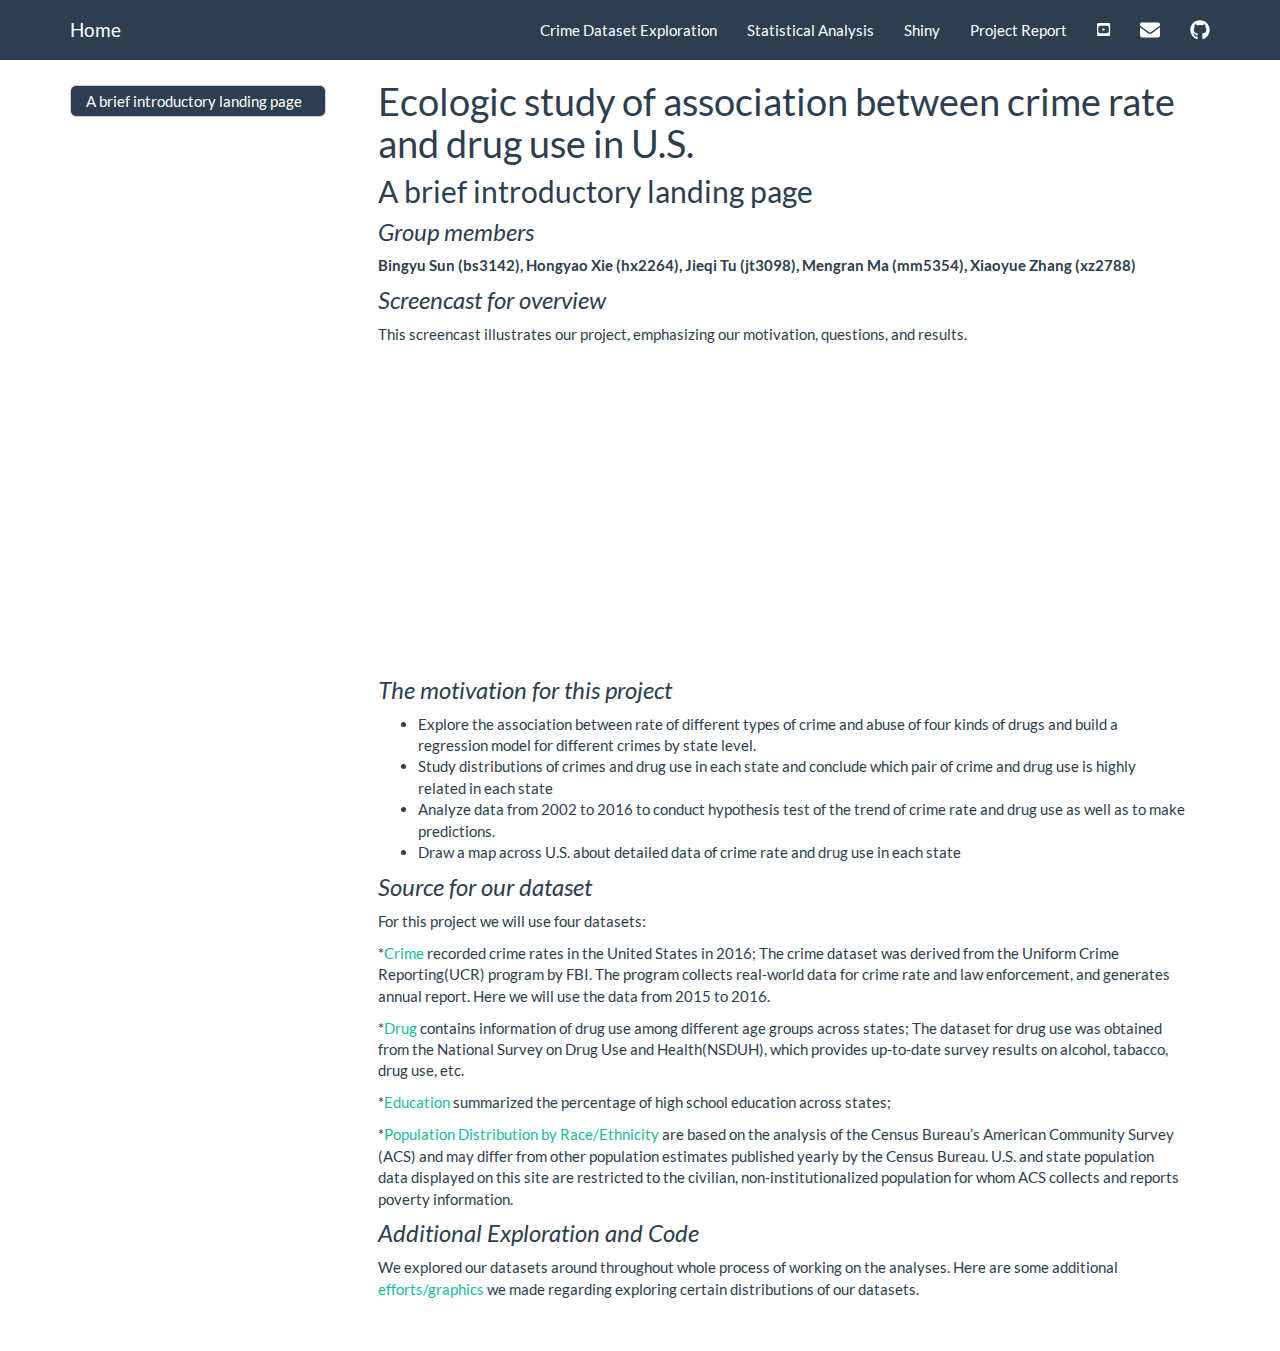
<file: index.html>
<!DOCTYPE html>

<html xmlns="http://www.w3.org/1999/xhtml">

<head>

<meta charset="utf-8" />
<meta http-equiv="Content-Type" content="text/html; charset=utf-8" />
<meta name="generator" content="pandoc" />




<title>Ecologic study of association between crime rate and drug use in U.S.</title>

<script src="site_libs/jquery-1.11.3/jquery.min.js"></script>
<meta name="viewport" content="width=device-width, initial-scale=1" />
<link href="site_libs/bootstrap-3.3.5/css/flatly.min.css" rel="stylesheet" />
<script src="site_libs/bootstrap-3.3.5/js/bootstrap.min.js"></script>
<script src="site_libs/bootstrap-3.3.5/shim/html5shiv.min.js"></script>
<script src="site_libs/bootstrap-3.3.5/shim/respond.min.js"></script>
<script src="site_libs/jqueryui-1.11.4/jquery-ui.min.js"></script>
<link href="site_libs/tocify-1.9.1/jquery.tocify.css" rel="stylesheet" />
<script src="site_libs/tocify-1.9.1/jquery.tocify.js"></script>
<script src="site_libs/navigation-1.1/tabsets.js"></script>
<link href="site_libs/highlightjs-9.12.0/default.css" rel="stylesheet" />
<script src="site_libs/highlightjs-9.12.0/highlight.js"></script>
<link href="site_libs/font-awesome-5.0.13/css/fa-svg-with-js.css" rel="stylesheet" />
<script src="site_libs/font-awesome-5.0.13/js/fontawesome-all.min.js"></script>
<script src="site_libs/font-awesome-5.0.13/js/fa-v4-shims.min.js"></script>

<style type="text/css">code{white-space: pre;}</style>
<style type="text/css">
  pre:not([class]) {
    background-color: white;
  }
</style>
<script type="text/javascript">
if (window.hljs) {
  hljs.configure({languages: []});
  hljs.initHighlightingOnLoad();
  if (document.readyState && document.readyState === "complete") {
    window.setTimeout(function() { hljs.initHighlighting(); }, 0);
  }
}
</script>



<style type="text/css">
h1 {
  font-size: 34px;
}
h1.title {
  font-size: 38px;
}
h2 {
  font-size: 30px;
}
h3 {
  font-size: 24px;
}
h4 {
  font-size: 18px;
}
h5 {
  font-size: 16px;
}
h6 {
  font-size: 12px;
}
.table th:not([align]) {
  text-align: left;
}
</style>


</head>

<body>

<style type = "text/css">
.main-container {
  max-width: 940px;
  margin-left: auto;
  margin-right: auto;
}
code {
  color: inherit;
  background-color: rgba(0, 0, 0, 0.04);
}
img {
  max-width:100%;
  height: auto;
}
.tabbed-pane {
  padding-top: 12px;
}
.html-widget {
  margin-bottom: 20px;
}
button.code-folding-btn:focus {
  outline: none;
}
</style>


<style type="text/css">
/* padding for bootstrap navbar */
body {
  padding-top: 60px;
  padding-bottom: 40px;
}
/* offset scroll position for anchor links (for fixed navbar)  */
.section h1 {
  padding-top: 65px;
  margin-top: -65px;
}

.section h2 {
  padding-top: 65px;
  margin-top: -65px;
}
.section h3 {
  padding-top: 65px;
  margin-top: -65px;
}
.section h4 {
  padding-top: 65px;
  margin-top: -65px;
}
.section h5 {
  padding-top: 65px;
  margin-top: -65px;
}
.section h6 {
  padding-top: 65px;
  margin-top: -65px;
}
</style>

<script>
// manage active state of menu based on current page
$(document).ready(function () {
  // active menu anchor
  href = window.location.pathname
  href = href.substr(href.lastIndexOf('/') + 1)
  if (href === "")
    href = "index.html";
  var menuAnchor = $('a[href="' + href + '"]');

  // mark it active
  menuAnchor.parent().addClass('active');

  // if it's got a parent navbar menu mark it active as well
  menuAnchor.closest('li.dropdown').addClass('active');
});
</script>


<div class="container-fluid main-container">

<!-- tabsets -->
<script>
$(document).ready(function () {
  window.buildTabsets("TOC");
});
</script>

<!-- code folding -->




<script>
$(document).ready(function ()  {

    // move toc-ignore selectors from section div to header
    $('div.section.toc-ignore')
        .removeClass('toc-ignore')
        .children('h1,h2,h3,h4,h5').addClass('toc-ignore');

    // establish options
    var options = {
      selectors: "h1,h2,h3",
      theme: "bootstrap3",
      context: '.toc-content',
      hashGenerator: function (text) {
        return text.replace(/[.\\/?&!#<>]/g, '').replace(/\s/g, '_').toLowerCase();
      },
      ignoreSelector: ".toc-ignore",
      scrollTo: 0
    };
    options.showAndHide = true;
    options.smoothScroll = true;

    // tocify
    var toc = $("#TOC").tocify(options).data("toc-tocify");
});
</script>

<style type="text/css">

#TOC {
  margin: 25px 0px 20px 0px;
}
@media (max-width: 768px) {
#TOC {
  position: relative;
  width: 100%;
}
}


.toc-content {
  padding-left: 30px;
  padding-right: 40px;
}

div.main-container {
  max-width: 1200px;
}

div.tocify {
  width: 20%;
  max-width: 260px;
  max-height: 85%;
}

@media (min-width: 768px) and (max-width: 991px) {
  div.tocify {
    width: 25%;
  }
}

@media (max-width: 767px) {
  div.tocify {
    width: 100%;
    max-width: none;
  }
}

.tocify ul, .tocify li {
  line-height: 20px;
}

.tocify-subheader .tocify-item {
  font-size: 0.90em;
  padding-left: 25px;
  text-indent: 0;
}

.tocify .list-group-item {
  border-radius: 0px;
}


</style>

<!-- setup 3col/9col grid for toc_float and main content  -->
<div class="row-fluid">
<div class="col-xs-12 col-sm-4 col-md-3">
<div id="TOC" class="tocify">
</div>
</div>

<div class="toc-content col-xs-12 col-sm-8 col-md-9">




<div class="navbar navbar-default  navbar-fixed-top" role="navigation">
  <div class="container">
    <div class="navbar-header">
      <button type="button" class="navbar-toggle collapsed" data-toggle="collapse" data-target="#navbar">
        <span class="icon-bar"></span>
        <span class="icon-bar"></span>
        <span class="icon-bar"></span>
      </button>
      <a class="navbar-brand" href="index.html">Home</a>
    </div>
    <div id="navbar" class="navbar-collapse collapse">
      <ul class="nav navbar-nav">
        
      </ul>
      <ul class="nav navbar-nav navbar-right">
        <li>
  <a href="crime_data.html">Crime Dataset Exploration</a>
</li>
<li>
  <a href="about.html">Statistical Analysis</a>
</li>
<li>
  <a href="https://p8105-finalproject-team34-crime-drug.shinyapps.io/Shiny_Map_Displaying/">Shiny</a>
</li>
<li>
  <a href="p8105_Team34_Final_Project_Report.html">Project Report</a>
</li>
<li>
  <a href="https://www.youtube.com/watch?v=nEqlPeCH6QE&amp;list=PLGwgTarsp82ReHt_zysockiMiav9CkEQ4&amp;index=3&amp;t=0s">
    <span class="fa fa-youtube-square"></span>
     
  </a>
</li>
<li>
  <a href="mailto:&lt;xz2788@cumc.columbia.edu&gt;">
    <span class="fa fa-envelope fa-lg"></span>
     
  </a>
</li>
<li>
  <a href="https://github.com/Mayazhang/p8105_final_project_crime_drug.git">
    <span class="fa fa-github fa-lg"></span>
     
  </a>
</li>
      </ul>
    </div><!--/.nav-collapse -->
  </div><!--/.container -->
</div><!--/.navbar -->

<div class="fluid-row" id="header">



<h1 class="title toc-ignore">Ecologic study of association between crime rate and drug use in U.S.</h1>

</div>


<div id="a-brief-introductory-landing-page" class="section level2">
<h2>A brief introductory landing page</h2>
<div id="group-members" class="section level3">
<h3><em>Group members</em></h3>
<p><strong>Bingyu Sun (bs3142), Hongyao Xie (hx2264), Jieqi Tu (jt3098), </strong> <strong>Mengran Ma (mm5354), Xiaoyue Zhang (xz2788)</strong></p>
</div>
<div id="screencast-for-overview" class="section level3">
<h3><em>Screencast for overview</em></h3>
<p>This screencast illustrates our project, emphasizing our motivation, questions, and results.</p>
<iframe src="https://www.youtube.com/embed/nEqlPeCH6QE?start=0" width="420" height="315" frameborder="0" allowfullscreen=""></iframe>
</div>
<div id="the-motivation-for-this-project" class="section level3">
<h3><em>The motivation for this project</em></h3>
<ul>
<li>Explore the association between rate of different types of crime and abuse of four kinds of drugs and build a regression model for different crimes by state level.</li>
<li>Study distributions of crimes and drug use in each state and conclude which pair of crime and drug use is highly related in each state</li>
<li>Analyze data from 2002 to 2016 to conduct hypothesis test of the trend of crime rate and drug use as well as to make predictions.</li>
<li>Draw a map across U.S. about detailed data of crime rate and drug use in each state</li>
</ul>
</div>
<div id="source-for-our-dataset" class="section level3">
<h3><em>Source for our dataset</em></h3>
<p>For this project we will use four datasets:</p>
<p>*<a href="https://ucr.fbi.gov/crime-in-the-u.s/2016/crime-in-the-u.s.-2016/tables/table-2">Crime</a> recorded crime rates in the United States in 2016; The crime dataset was derived from the Uniform Crime Reporting(UCR) program by FBI. The program collects real-world data for crime rate and law enforcement, and generates annual report. Here we will use the data from 2015 to 2016.</p>
<p>*<a href="https://think.cs.vt.edu/corgis/csv/drugs/drugs.html">Drug</a> contains information of drug use among different age groups across states; The dataset for drug use was obtained from the National Survey on Drug Use and Health(NSDUH), which provides up-to-date survey results on alcohol, tabacco, drug use, etc.</p>
<p>*<a href="https://en.wikipedia.org/wiki/List_of_U.S._states_by_educational_attainment">Education</a> summarized the percentage of high school education across states;</p>
<p>*<a href="https://www.kff.org/other/state-indicator/distribution-by-raceethnicity/?currentTimeframe=0&amp;sortModel=%7B%22colId%22:%22Location%22,%22sort%22:%22asc%22%7D">Population Distribution by Race/Ethnicity</a> are based on the analysis of the Census Bureau’s American Community Survey (ACS) and may differ from other population estimates published yearly by the Census Bureau. U.S. and state population data displayed on this site are restricted to the civilian, non-institutionalized population for whom ACS collects and reports poverty information.</p>
</div>
<div id="additional-exploration-and-code" class="section level3">
<h3><em>Additional Exploration and Code</em></h3>
<p>We explored our datasets around throughout whole process of working on the analyses. Here are some additional <a href="Drug_code.html">efforts/graphics</a> we made regarding exploring certain distributions of our datasets.</p>
</div>
</div>



</div>
</div>

</div>

<script>

// add bootstrap table styles to pandoc tables
function bootstrapStylePandocTables() {
  $('tr.header').parent('thead').parent('table').addClass('table table-condensed');
}
$(document).ready(function () {
  bootstrapStylePandocTables();
});


</script>

<!-- dynamically load mathjax for compatibility with self-contained -->
<script>
  (function () {
    var script = document.createElement("script");
    script.type = "text/javascript";
    script.src  = "https://mathjax.rstudio.com/latest/MathJax.js?config=TeX-AMS-MML_HTMLorMML";
    document.getElementsByTagName("head")[0].appendChild(script);
  })();
</script>

</body>
</html>
</file>
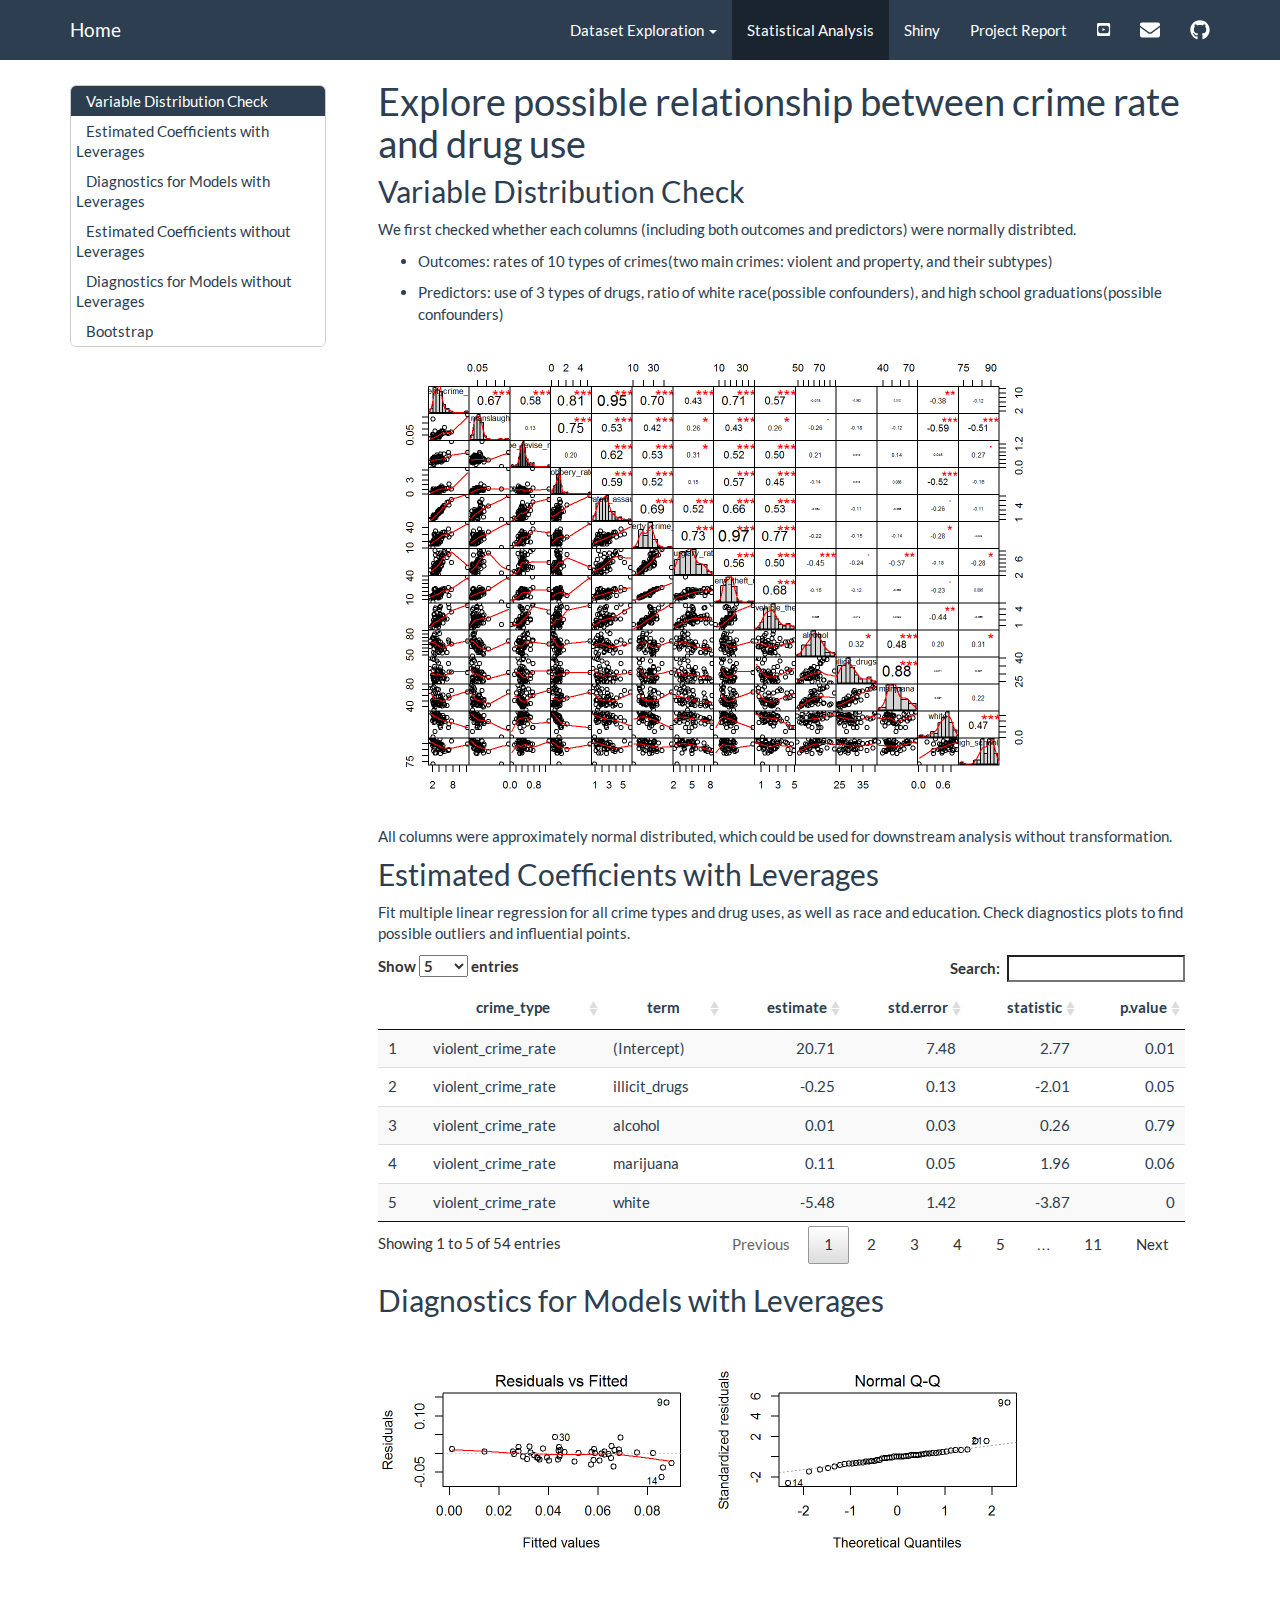
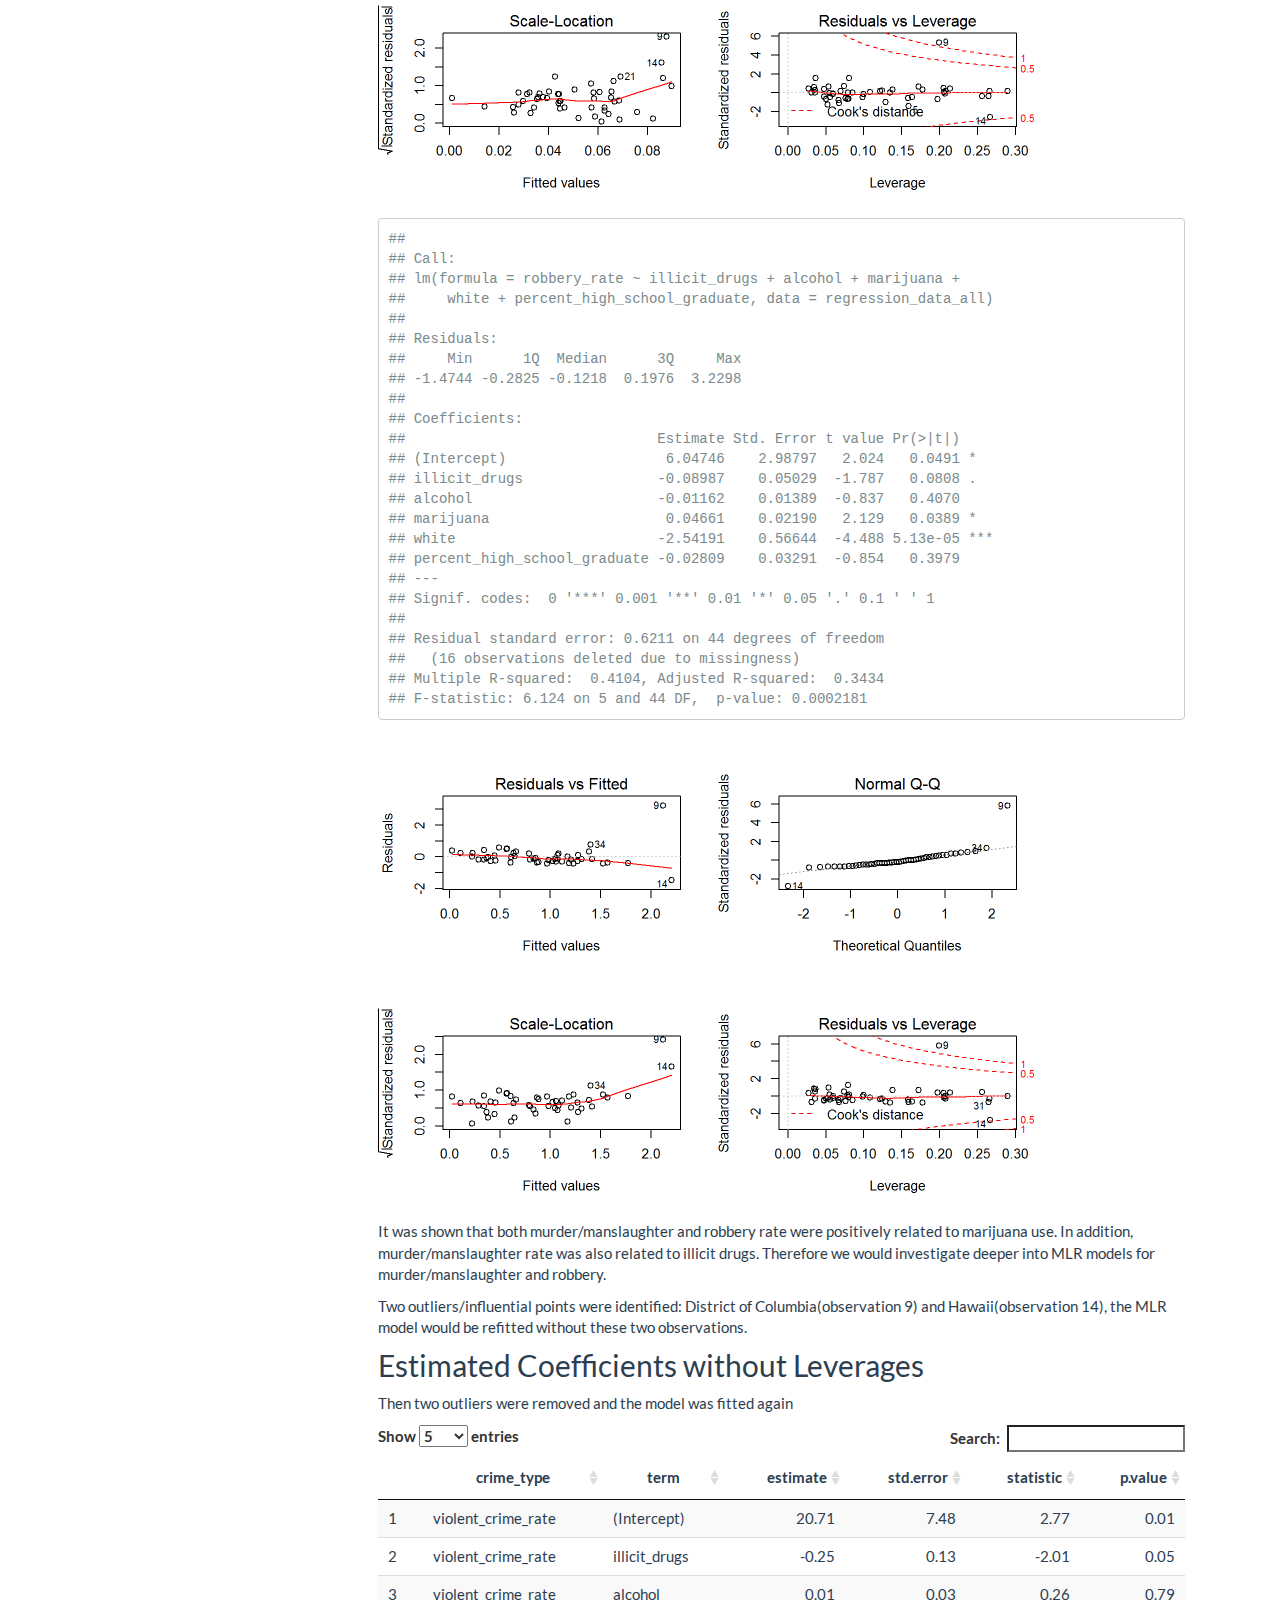
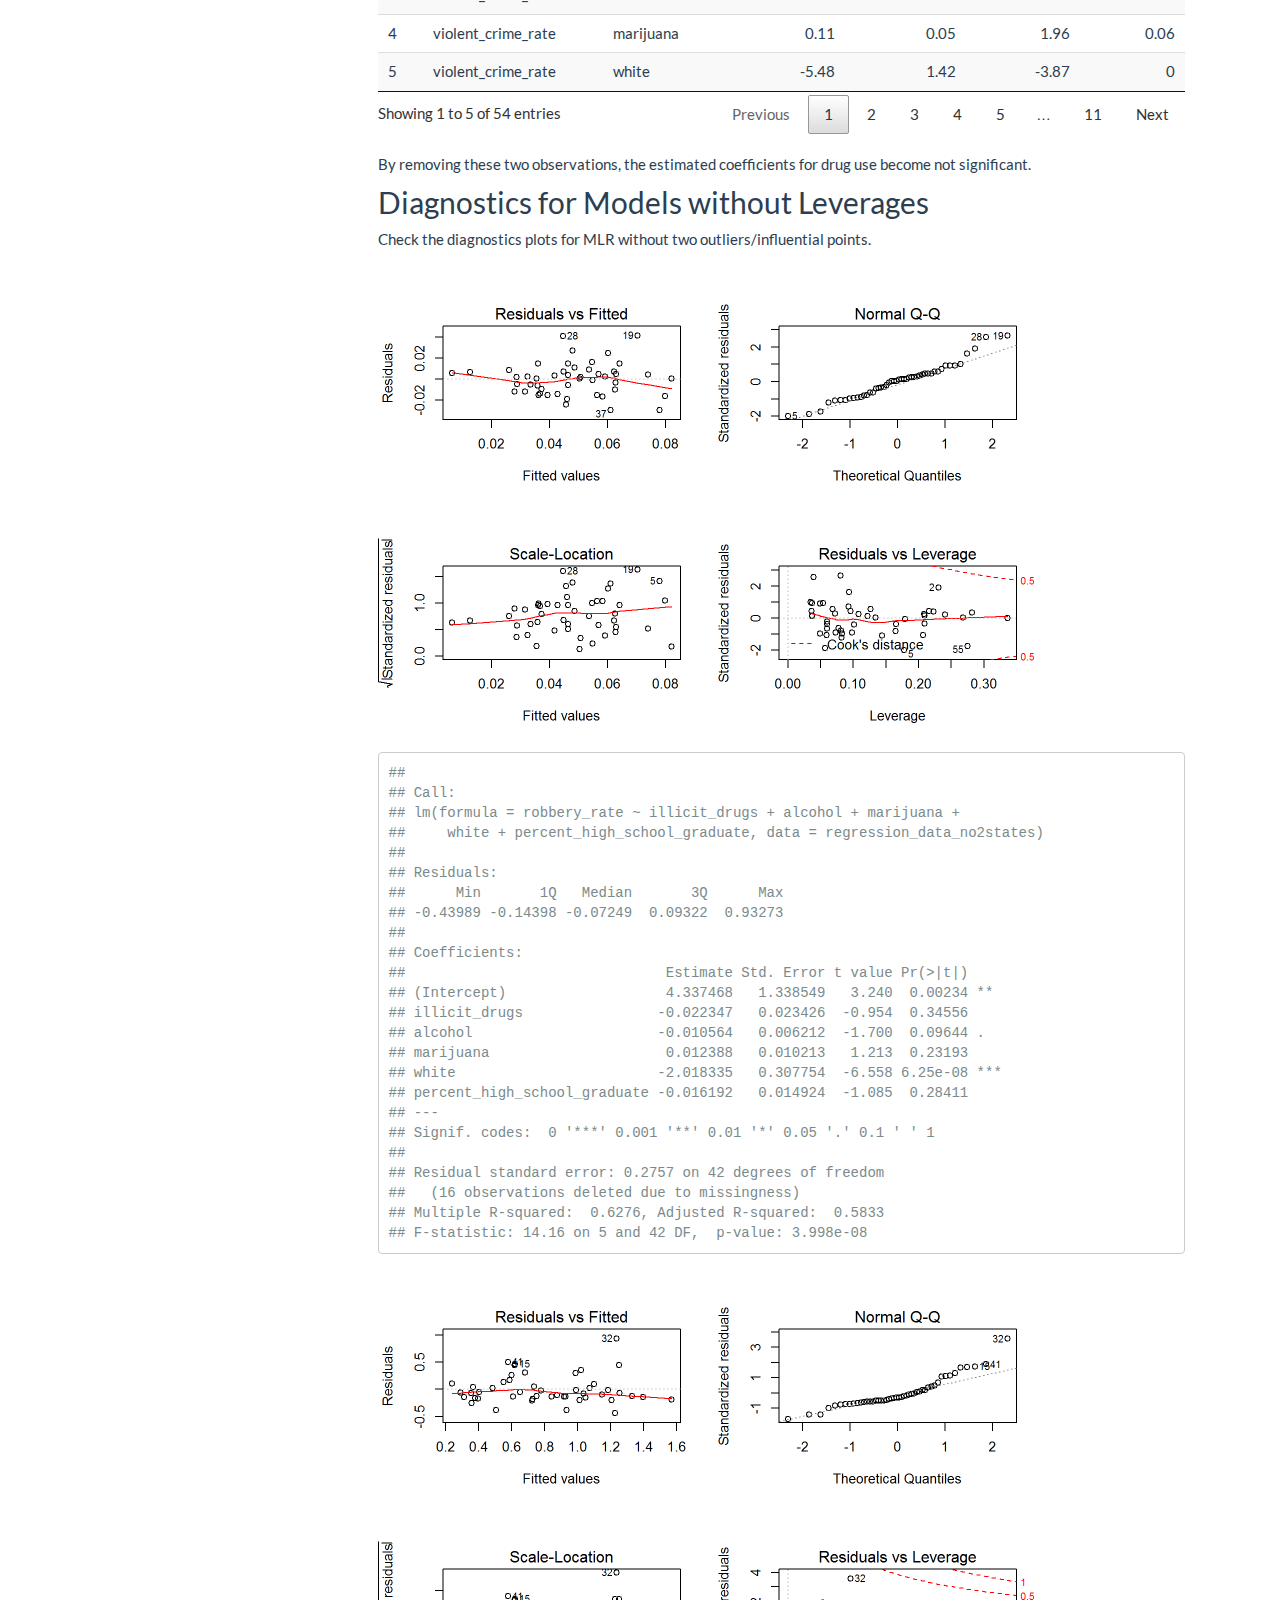
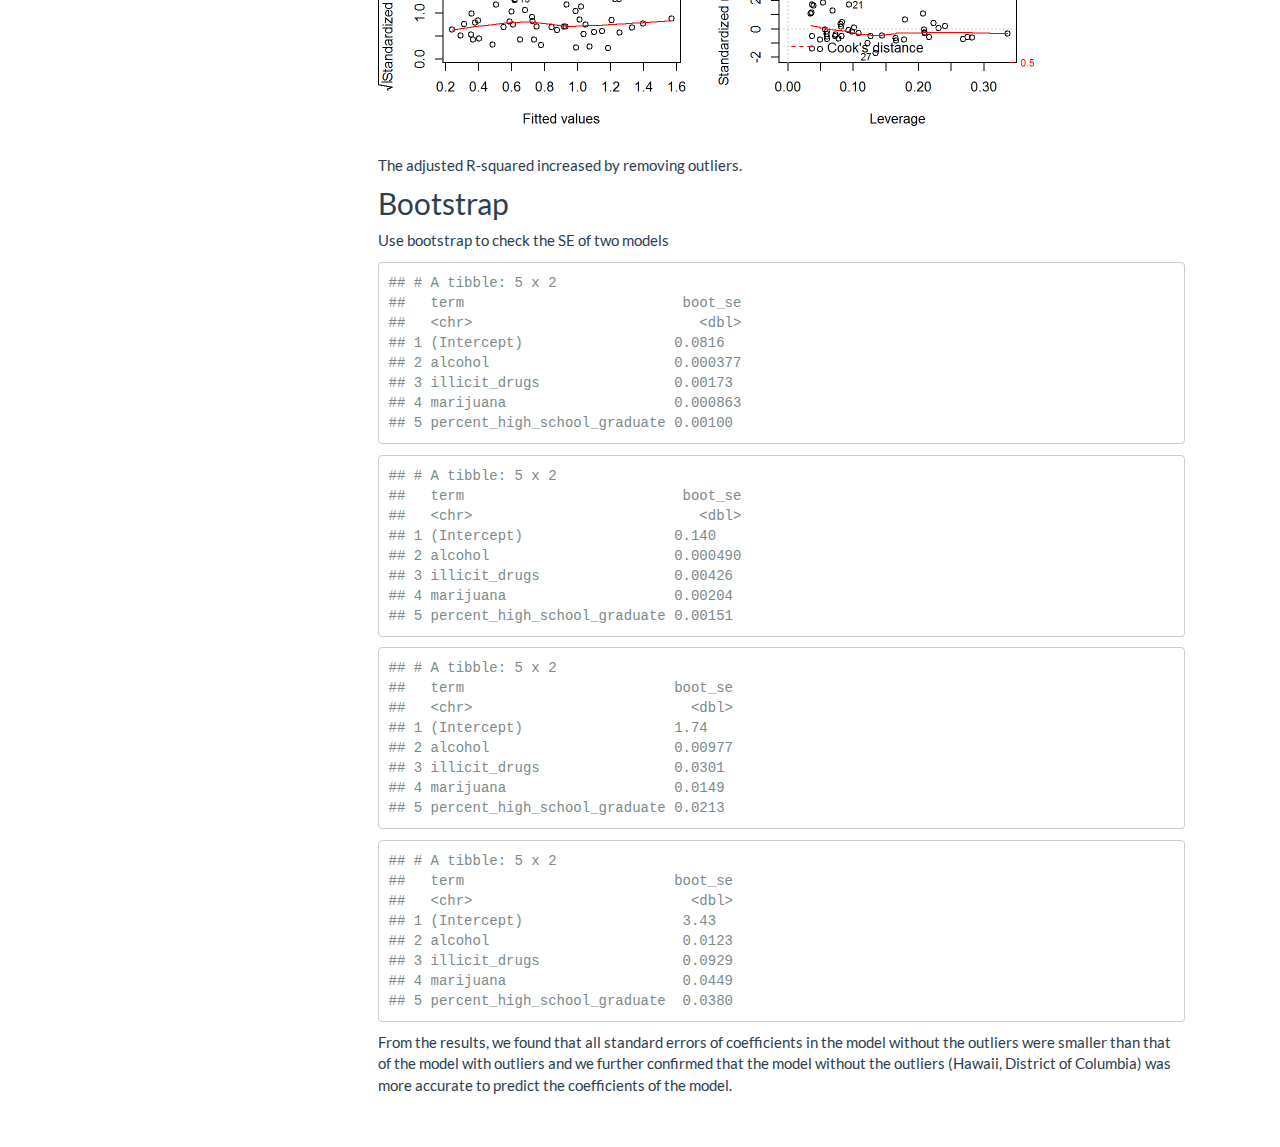
<file: about.html>
<!DOCTYPE html>

<html xmlns="http://www.w3.org/1999/xhtml">

<head>

<meta charset="utf-8" />
<meta http-equiv="Content-Type" content="text/html; charset=utf-8" />
<meta name="generator" content="pandoc" />




<title>Explore possible relationship between crime rate and drug use</title>

<script src="site_libs/jquery-1.12.4/jquery.min.js"></script>
<meta name="viewport" content="width=device-width, initial-scale=1" />
<link href="site_libs/bootstrap-3.3.5/css/flatly.min.css" rel="stylesheet" />
<script src="site_libs/bootstrap-3.3.5/js/bootstrap.min.js"></script>
<script src="site_libs/bootstrap-3.3.5/shim/html5shiv.min.js"></script>
<script src="site_libs/bootstrap-3.3.5/shim/respond.min.js"></script>
<script src="site_libs/jqueryui-1.11.4/jquery-ui.min.js"></script>
<link href="site_libs/tocify-1.9.1/jquery.tocify.css" rel="stylesheet" />
<script src="site_libs/tocify-1.9.1/jquery.tocify.js"></script>
<script src="site_libs/navigation-1.1/tabsets.js"></script>
<link href="site_libs/highlightjs-9.12.0/default.css" rel="stylesheet" />
<script src="site_libs/highlightjs-9.12.0/highlight.js"></script>
<script src="site_libs/htmlwidgets-1.3/htmlwidgets.js"></script>
<link href="site_libs/datatables-css-0.0.0/datatables-crosstalk.css" rel="stylesheet" />
<script src="site_libs/datatables-binding-0.5/datatables.js"></script>
<link href="site_libs/dt-core-1.10.16/css/jquery.dataTables.min.css" rel="stylesheet" />
<link href="site_libs/dt-core-1.10.16/css/jquery.dataTables.extra.css" rel="stylesheet" />
<script src="site_libs/dt-core-1.10.16/js/jquery.dataTables.min.js"></script>
<link href="site_libs/crosstalk-1.0.0/css/crosstalk.css" rel="stylesheet" />
<script src="site_libs/crosstalk-1.0.0/js/crosstalk.min.js"></script>
<link href="site_libs/font-awesome-5.0.13/css/fa-svg-with-js.css" rel="stylesheet" />
<script src="site_libs/font-awesome-5.0.13/js/fontawesome-all.min.js"></script>
<script src="site_libs/font-awesome-5.0.13/js/fa-v4-shims.min.js"></script>

<style type="text/css">code{white-space: pre;}</style>
<style type="text/css">
  pre:not([class]) {
    background-color: white;
  }
</style>
<script type="text/javascript">
if (window.hljs) {
  hljs.configure({languages: []});
  hljs.initHighlightingOnLoad();
  if (document.readyState && document.readyState === "complete") {
    window.setTimeout(function() { hljs.initHighlighting(); }, 0);
  }
}
</script>



<style type="text/css">
h1 {
  font-size: 34px;
}
h1.title {
  font-size: 38px;
}
h2 {
  font-size: 30px;
}
h3 {
  font-size: 24px;
}
h4 {
  font-size: 18px;
}
h5 {
  font-size: 16px;
}
h6 {
  font-size: 12px;
}
.table th:not([align]) {
  text-align: left;
}
</style>


</head>

<body>

<style type = "text/css">
.main-container {
  max-width: 940px;
  margin-left: auto;
  margin-right: auto;
}
code {
  color: inherit;
  background-color: rgba(0, 0, 0, 0.04);
}
img {
  max-width:100%;
  height: auto;
}
.tabbed-pane {
  padding-top: 12px;
}
.html-widget {
  margin-bottom: 20px;
}
button.code-folding-btn:focus {
  outline: none;
}
</style>


<style type="text/css">
/* padding for bootstrap navbar */
body {
  padding-top: 60px;
  padding-bottom: 40px;
}
/* offset scroll position for anchor links (for fixed navbar)  */
.section h1 {
  padding-top: 65px;
  margin-top: -65px;
}

.section h2 {
  padding-top: 65px;
  margin-top: -65px;
}
.section h3 {
  padding-top: 65px;
  margin-top: -65px;
}
.section h4 {
  padding-top: 65px;
  margin-top: -65px;
}
.section h5 {
  padding-top: 65px;
  margin-top: -65px;
}
.section h6 {
  padding-top: 65px;
  margin-top: -65px;
}
</style>

<script>
// manage active state of menu based on current page
$(document).ready(function () {
  // active menu anchor
  href = window.location.pathname
  href = href.substr(href.lastIndexOf('/') + 1)
  if (href === "")
    href = "index.html";
  var menuAnchor = $('a[href="' + href + '"]');

  // mark it active
  menuAnchor.parent().addClass('active');

  // if it's got a parent navbar menu mark it active as well
  menuAnchor.closest('li.dropdown').addClass('active');
});
</script>


<div class="container-fluid main-container">

<!-- tabsets -->
<script>
$(document).ready(function () {
  window.buildTabsets("TOC");
});
</script>

<!-- code folding -->




<script>
$(document).ready(function ()  {

    // move toc-ignore selectors from section div to header
    $('div.section.toc-ignore')
        .removeClass('toc-ignore')
        .children('h1,h2,h3,h4,h5').addClass('toc-ignore');

    // establish options
    var options = {
      selectors: "h1,h2,h3",
      theme: "bootstrap3",
      context: '.toc-content',
      hashGenerator: function (text) {
        return text.replace(/[.\\/?&!#<>]/g, '').replace(/\s/g, '_').toLowerCase();
      },
      ignoreSelector: ".toc-ignore",
      scrollTo: 0
    };
    options.showAndHide = true;
    options.smoothScroll = true;

    // tocify
    var toc = $("#TOC").tocify(options).data("toc-tocify");
});
</script>

<style type="text/css">

#TOC {
  margin: 25px 0px 20px 0px;
}
@media (max-width: 768px) {
#TOC {
  position: relative;
  width: 100%;
}
}


.toc-content {
  padding-left: 30px;
  padding-right: 40px;
}

div.main-container {
  max-width: 1200px;
}

div.tocify {
  width: 20%;
  max-width: 260px;
  max-height: 85%;
}

@media (min-width: 768px) and (max-width: 991px) {
  div.tocify {
    width: 25%;
  }
}

@media (max-width: 767px) {
  div.tocify {
    width: 100%;
    max-width: none;
  }
}

.tocify ul, .tocify li {
  line-height: 20px;
}

.tocify-subheader .tocify-item {
  font-size: 0.90em;
  padding-left: 25px;
  text-indent: 0;
}

.tocify .list-group-item {
  border-radius: 0px;
}


</style>

<!-- setup 3col/9col grid for toc_float and main content  -->
<div class="row-fluid">
<div class="col-xs-12 col-sm-4 col-md-3">
<div id="TOC" class="tocify">
</div>
</div>

<div class="toc-content col-xs-12 col-sm-8 col-md-9">




<div class="navbar navbar-default  navbar-fixed-top" role="navigation">
  <div class="container">
    <div class="navbar-header">
      <button type="button" class="navbar-toggle collapsed" data-toggle="collapse" data-target="#navbar">
        <span class="icon-bar"></span>
        <span class="icon-bar"></span>
        <span class="icon-bar"></span>
      </button>
      <a class="navbar-brand" href="index.html">Home</a>
    </div>
    <div id="navbar" class="navbar-collapse collapse">
      <ul class="nav navbar-nav">
        
      </ul>
      <ul class="nav navbar-nav navbar-right">
        <li class="dropdown">
  <a href="#" class="dropdown-toggle" data-toggle="dropdown" role="button" aria-expanded="false">
    Dataset Exploration
     
    <span class="caret"></span>
  </a>
  <ul class="dropdown-menu" role="menu">
    <li>
      <a href="crime_data.html">Crime Dataset</a>
    </li>
    <li>
      <a href="Drug_code.html">Drug Dataset</a>
    </li>
  </ul>
</li>
<li>
  <a href="about.html">Statistical Analysis</a>
</li>
<li>
  <a href="https://p8105-finalproject-team34-crime-drug.shinyapps.io/Shiny_Map_Displaying/">Shiny</a>
</li>
<li>
  <a href="p8105_Team34_Final_Project_Report.html">Project Report</a>
</li>
<li>
  <a href="https://youtu.be/Dh7Lih78qDg">
    <span class="fa fa-youtube-square"></span>
     
  </a>
</li>
<li>
  <a href="mailto:&lt;xz2788@cumc.columbia.edu&gt;">
    <span class="fa fa-envelope fa-lg"></span>
     
  </a>
</li>
<li>
  <a href="https://github.com/Mayazhang/p8105_final_project_crime_drug.git">
    <span class="fa fa-github fa-lg"></span>
     
  </a>
</li>
      </ul>
    </div><!--/.nav-collapse -->
  </div><!--/.container -->
</div><!--/.navbar -->

<div class="fluid-row" id="header">



<h1 class="title toc-ignore">Explore possible relationship between crime rate and drug use</h1>

</div>


<div id="variable-distribution-check" class="section level2">
<h2>Variable Distribution Check</h2>
<p>We first checked whether each columns (including both outcomes and predictors) were normally distribted.</p>
<ul>
<li><p>Outcomes: rates of 10 types of crimes(two main crimes: violent and property, and their subtypes)</p></li>
<li><p>Predictors: use of 3 types of drugs, ratio of white race(possible confounders), and high school graduations(possible confounders)</p></li>
</ul>
<p><img src="about_files/figure-html/distribution%20checking-1.png" width="672" /></p>
<p>All columns were approximately normal distributed, which could be used for downstream analysis without transformation.</p>
</div>
<div id="estimated-coefficients-with-leverages" class="section level2">
<h2>Estimated Coefficients with Leverages</h2>
<p>Fit multiple linear regression for all crime types and drug uses, as well as race and education. Check diagnostics plots to find possible outliers and influential points.</p>
<div id="htmlwidget-d3f5618bca0ad08fc782" style="width:100%;height:auto;" class="datatables html-widget"></div>
<script type="application/json" data-for="htmlwidget-d3f5618bca0ad08fc782">{"x":{"filter":"none","data":[["1","2","3","4","5","6","7","8","9","10","11","12","13","14","15","16","17","18","19","20","21","22","23","24","25","26","27","28","29","30","31","32","33","34","35","36","37","38","39","40","41","42","43","44","45","46","47","48","49","50","51","52","53","54"],["violent_crime_rate","violent_crime_rate","violent_crime_rate","violent_crime_rate","violent_crime_rate","violent_crime_rate","murder_manslaughter_rate","murder_manslaughter_rate","murder_manslaughter_rate","murder_manslaughter_rate","murder_manslaughter_rate","murder_manslaughter_rate","rape_revise_rate","rape_revise_rate","rape_revise_rate","rape_revise_rate","rape_revise_rate","rape_revise_rate","robbery_rate","robbery_rate","robbery_rate","robbery_rate","robbery_rate","robbery_rate","aggravated_assault_rate","aggravated_assault_rate","aggravated_assault_rate","aggravated_assault_rate","aggravated_assault_rate","aggravated_assault_rate","property_crime_rate","property_crime_rate","property_crime_rate","property_crime_rate","property_crime_rate","property_crime_rate","burglary_rate","burglary_rate","burglary_rate","burglary_rate","burglary_rate","burglary_rate","larceny_theft_rate","larceny_theft_rate","larceny_theft_rate","larceny_theft_rate","larceny_theft_rate","larceny_theft_rate","motor_vehicle_theft_rate","motor_vehicle_theft_rate","motor_vehicle_theft_rate","motor_vehicle_theft_rate","motor_vehicle_theft_rate","motor_vehicle_theft_rate"],["(Intercept)","illicit_drugs","alcohol","marijuana","white","percent_high_school_graduate","(Intercept)","illicit_drugs","alcohol","marijuana","white","percent_high_school_graduate","(Intercept)","illicit_drugs","alcohol","marijuana","white","percent_high_school_graduate","(Intercept)","illicit_drugs","alcohol","marijuana","white","percent_high_school_graduate","(Intercept)","illicit_drugs","alcohol","marijuana","white","percent_high_school_graduate","(Intercept)","illicit_drugs","alcohol","marijuana","white","percent_high_school_graduate","(Intercept)","illicit_drugs","alcohol","marijuana","white","percent_high_school_graduate","(Intercept)","illicit_drugs","alcohol","marijuana","white","percent_high_school_graduate","(Intercept)","illicit_drugs","alcohol","marijuana","white","percent_high_school_graduate"],[20.71,-0.25,0.01,0.11,-5.48,-0.13,0.48,-0.01,-0,0,-0.07,-0,0.26,-0.02,0,0.01,-0.2,0,6.05,-0.09,-0.01,0.05,-2.54,-0.03,13.91,-0.14,0.02,0.05,-2.67,-0.11,69.66,-0.46,-0.06,0.13,-19.33,-0.24,25.58,0.01,-0.04,-0.03,-1.87,-0.17,37.62,-0.43,-0.04,0.15,-13.48,-0.03,6.46,-0.04,0.03,0.01,-3.97,-0.03],[7.48,0.13,0.03,0.05,1.42,0.08,0.14,0,0,0,0.03,0,0.86,0.01,0,0.01,0.16,0.01,2.99,0.05,0.01,0.02,0.57,0.03,4.85,0.08,0.02,0.04,0.92,0.05,28.01,0.47,0.13,0.21,5.31,0.31,6.61,0.11,0.03,0.05,1.25,0.07,21.11,0.36,0.1,0.15,4,0.23,4.3,0.07,0.02,0.03,0.82,0.05],[2.77,-2.01,0.26,1.96,-3.87,-1.64,3.55,-2.4,-1.19,2.11,-2.74,-2.15,0.3,-1.23,0.96,1.17,-1.19,0.25,2.02,-1.79,-0.84,2.13,-4.49,-0.85,2.87,-1.71,0.78,1.43,-2.91,-1.98,2.49,-0.98,-0.46,0.64,-3.64,-0.76,3.87,0.05,-1.45,-0.62,-1.49,-2.36,1.78,-1.21,-0.42,0.99,-3.37,-0.15,1.5,-0.5,1.33,0.28,-4.87,-0.64],[0.01,0.05,0.79,0.06,0,0.11,0,0.02,0.24,0.04,0.01,0.04,0.77,0.22,0.34,0.25,0.24,0.81,0.05,0.08,0.41,0.04,0,0.4,0.01,0.09,0.44,0.16,0.01,0.05,0.02,0.33,0.65,0.52,0,0.45,0,0.96,0.16,0.54,0.14,0.02,0.08,0.23,0.67,0.33,0,0.89,0.14,0.62,0.19,0.78,0,0.53]],"container":"<table class=\"display\">\n  <thead>\n    <tr>\n      <th> <\/th>\n      <th>crime_type<\/th>\n      <th>term<\/th>\n      <th>estimate<\/th>\n      <th>std.error<\/th>\n      <th>statistic<\/th>\n      <th>p.value<\/th>\n    <\/tr>\n  <\/thead>\n<\/table>","options":{"pageLength":5,"columnDefs":[{"className":"dt-right","targets":[3,4,5,6]},{"orderable":false,"targets":0}],"order":[],"autoWidth":false,"orderClasses":false,"lengthMenu":[5,10,25,50,100]}},"evals":[],"jsHooks":[]}</script>
</div>
<div id="diagnostics-for-models-with-leverages" class="section level2">
<h2>Diagnostics for Models with Leverages</h2>
<p><img src="about_files/figure-html/model%20diagnostics-1.png" width="672" /></p>
<pre><code>## 
## Call:
## lm(formula = robbery_rate ~ illicit_drugs + alcohol + marijuana + 
##     white + percent_high_school_graduate, data = regression_data_all)
## 
## Residuals:
##     Min      1Q  Median      3Q     Max 
## -1.4744 -0.2825 -0.1218  0.1976  3.2298 
## 
## Coefficients:
##                              Estimate Std. Error t value Pr(&gt;|t|)    
## (Intercept)                   6.04746    2.98797   2.024   0.0491 *  
## illicit_drugs                -0.08987    0.05029  -1.787   0.0808 .  
## alcohol                      -0.01162    0.01389  -0.837   0.4070    
## marijuana                     0.04661    0.02190   2.129   0.0389 *  
## white                        -2.54191    0.56644  -4.488 5.13e-05 ***
## percent_high_school_graduate -0.02809    0.03291  -0.854   0.3979    
## ---
## Signif. codes:  0 &#39;***&#39; 0.001 &#39;**&#39; 0.01 &#39;*&#39; 0.05 &#39;.&#39; 0.1 &#39; &#39; 1
## 
## Residual standard error: 0.6211 on 44 degrees of freedom
##   (16 observations deleted due to missingness)
## Multiple R-squared:  0.4104, Adjusted R-squared:  0.3434 
## F-statistic: 6.124 on 5 and 44 DF,  p-value: 0.0002181</code></pre>
<p><img src="about_files/figure-html/model%20diagnostics-2.png" width="672" /></p>
<p>It was shown that both murder/manslaughter and robbery rate were positively related to marijuana use. In addition, murder/manslaughter rate was also related to illicit drugs. Therefore we would investigate deeper into MLR models for murder/manslaughter and robbery.</p>
<p>Two outliers/influential points were identified: District of Columbia(observation 9) and Hawaii(observation 14), the MLR model would be refitted without these two observations.</p>
</div>
<div id="estimated-coefficients-without-leverages" class="section level2">
<h2>Estimated Coefficients without Leverages</h2>
<p>Then two outliers were removed and the model was fitted again</p>
<div id="htmlwidget-09e81a65fb924df08225" style="width:100%;height:auto;" class="datatables html-widget"></div>
<script type="application/json" data-for="htmlwidget-09e81a65fb924df08225">{"x":{"filter":"none","data":[["1","2","3","4","5","6","7","8","9","10","11","12","13","14","15","16","17","18","19","20","21","22","23","24","25","26","27","28","29","30","31","32","33","34","35","36","37","38","39","40","41","42","43","44","45","46","47","48","49","50","51","52","53","54"],["violent_crime_rate","violent_crime_rate","violent_crime_rate","violent_crime_rate","violent_crime_rate","violent_crime_rate","murder_manslaughter_rate","murder_manslaughter_rate","murder_manslaughter_rate","murder_manslaughter_rate","murder_manslaughter_rate","murder_manslaughter_rate","rape_revise_rate","rape_revise_rate","rape_revise_rate","rape_revise_rate","rape_revise_rate","rape_revise_rate","robbery_rate","robbery_rate","robbery_rate","robbery_rate","robbery_rate","robbery_rate","aggravated_assault_rate","aggravated_assault_rate","aggravated_assault_rate","aggravated_assault_rate","aggravated_assault_rate","aggravated_assault_rate","property_crime_rate","property_crime_rate","property_crime_rate","property_crime_rate","property_crime_rate","property_crime_rate","burglary_rate","burglary_rate","burglary_rate","burglary_rate","burglary_rate","burglary_rate","larceny_theft_rate","larceny_theft_rate","larceny_theft_rate","larceny_theft_rate","larceny_theft_rate","larceny_theft_rate","motor_vehicle_theft_rate","motor_vehicle_theft_rate","motor_vehicle_theft_rate","motor_vehicle_theft_rate","motor_vehicle_theft_rate","motor_vehicle_theft_rate"],["(Intercept)","illicit_drugs","alcohol","marijuana","white","percent_high_school_graduate","(Intercept)","illicit_drugs","alcohol","marijuana","white","percent_high_school_graduate","(Intercept)","illicit_drugs","alcohol","marijuana","white","percent_high_school_graduate","(Intercept)","illicit_drugs","alcohol","marijuana","white","percent_high_school_graduate","(Intercept)","illicit_drugs","alcohol","marijuana","white","percent_high_school_graduate","(Intercept)","illicit_drugs","alcohol","marijuana","white","percent_high_school_graduate","(Intercept)","illicit_drugs","alcohol","marijuana","white","percent_high_school_graduate","(Intercept)","illicit_drugs","alcohol","marijuana","white","percent_high_school_graduate","(Intercept)","illicit_drugs","alcohol","marijuana","white","percent_high_school_graduate"],[20.71,-0.25,0.01,0.11,-5.48,-0.13,0.48,-0.01,-0,0,-0.07,-0,0.26,-0.02,0,0.01,-0.2,0,6.05,-0.09,-0.01,0.05,-2.54,-0.03,13.91,-0.14,0.02,0.05,-2.67,-0.11,69.66,-0.46,-0.06,0.13,-19.33,-0.24,25.58,0.01,-0.04,-0.03,-1.87,-0.17,37.62,-0.43,-0.04,0.15,-13.48,-0.03,6.46,-0.04,0.03,0.01,-3.97,-0.03],[7.48,0.13,0.03,0.05,1.42,0.08,0.14,0,0,0,0.03,0,0.86,0.01,0,0.01,0.16,0.01,2.99,0.05,0.01,0.02,0.57,0.03,4.85,0.08,0.02,0.04,0.92,0.05,28.01,0.47,0.13,0.21,5.31,0.31,6.61,0.11,0.03,0.05,1.25,0.07,21.11,0.36,0.1,0.15,4,0.23,4.3,0.07,0.02,0.03,0.82,0.05],[2.77,-2.01,0.26,1.96,-3.87,-1.64,3.55,-2.4,-1.19,2.11,-2.74,-2.15,0.3,-1.23,0.96,1.17,-1.19,0.25,2.02,-1.79,-0.84,2.13,-4.49,-0.85,2.87,-1.71,0.78,1.43,-2.91,-1.98,2.49,-0.98,-0.46,0.64,-3.64,-0.76,3.87,0.05,-1.45,-0.62,-1.49,-2.36,1.78,-1.21,-0.42,0.99,-3.37,-0.15,1.5,-0.5,1.33,0.28,-4.87,-0.64],[0.01,0.05,0.79,0.06,0,0.11,0,0.02,0.24,0.04,0.01,0.04,0.77,0.22,0.34,0.25,0.24,0.81,0.05,0.08,0.41,0.04,0,0.4,0.01,0.09,0.44,0.16,0.01,0.05,0.02,0.33,0.65,0.52,0,0.45,0,0.96,0.16,0.54,0.14,0.02,0.08,0.23,0.67,0.33,0,0.89,0.14,0.62,0.19,0.78,0,0.53]],"container":"<table class=\"display\">\n  <thead>\n    <tr>\n      <th> <\/th>\n      <th>crime_type<\/th>\n      <th>term<\/th>\n      <th>estimate<\/th>\n      <th>std.error<\/th>\n      <th>statistic<\/th>\n      <th>p.value<\/th>\n    <\/tr>\n  <\/thead>\n<\/table>","options":{"pageLength":5,"columnDefs":[{"className":"dt-right","targets":[3,4,5,6]},{"orderable":false,"targets":0}],"order":[],"autoWidth":false,"orderClasses":false,"lengthMenu":[5,10,25,50,100]}},"evals":[],"jsHooks":[]}</script>
<p>By removing these two observations, the estimated coefficients for drug use become not significant.</p>
</div>
<div id="diagnostics-for-models-without-leverages" class="section level2">
<h2>Diagnostics for Models without Leverages</h2>
<p>Check the diagnostics plots for MLR without two outliers/influential points.</p>
<p><img src="about_files/figure-html/model%20diagnostics_another-1.png" width="672" /></p>
<pre><code>## 
## Call:
## lm(formula = robbery_rate ~ illicit_drugs + alcohol + marijuana + 
##     white + percent_high_school_graduate, data = regression_data_no2states)
## 
## Residuals:
##      Min       1Q   Median       3Q      Max 
## -0.43989 -0.14398 -0.07249  0.09322  0.93273 
## 
## Coefficients:
##                               Estimate Std. Error t value Pr(&gt;|t|)    
## (Intercept)                   4.337468   1.338549   3.240  0.00234 ** 
## illicit_drugs                -0.022347   0.023426  -0.954  0.34556    
## alcohol                      -0.010564   0.006212  -1.700  0.09644 .  
## marijuana                     0.012388   0.010213   1.213  0.23193    
## white                        -2.018335   0.307754  -6.558 6.25e-08 ***
## percent_high_school_graduate -0.016192   0.014924  -1.085  0.28411    
## ---
## Signif. codes:  0 &#39;***&#39; 0.001 &#39;**&#39; 0.01 &#39;*&#39; 0.05 &#39;.&#39; 0.1 &#39; &#39; 1
## 
## Residual standard error: 0.2757 on 42 degrees of freedom
##   (16 observations deleted due to missingness)
## Multiple R-squared:  0.6276, Adjusted R-squared:  0.5833 
## F-statistic: 14.16 on 5 and 42 DF,  p-value: 3.998e-08</code></pre>
<p><img src="about_files/figure-html/model%20diagnostics_another-2.png" width="672" /></p>
<p>The adjusted R-squared increased by removing outliers.</p>
</div>
<div id="bootstrap" class="section level2">
<h2>Bootstrap</h2>
<p>Use bootstrap to check the SE of two models</p>
<pre><code>## # A tibble: 5 x 2
##   term                          boot_se
##   &lt;chr&gt;                           &lt;dbl&gt;
## 1 (Intercept)                  0.0816  
## 2 alcohol                      0.000377
## 3 illicit_drugs                0.00173 
## 4 marijuana                    0.000863
## 5 percent_high_school_graduate 0.00100</code></pre>
<pre><code>## # A tibble: 5 x 2
##   term                          boot_se
##   &lt;chr&gt;                           &lt;dbl&gt;
## 1 (Intercept)                  0.140   
## 2 alcohol                      0.000490
## 3 illicit_drugs                0.00426 
## 4 marijuana                    0.00204 
## 5 percent_high_school_graduate 0.00151</code></pre>
<pre><code>## # A tibble: 5 x 2
##   term                         boot_se
##   &lt;chr&gt;                          &lt;dbl&gt;
## 1 (Intercept)                  1.74   
## 2 alcohol                      0.00977
## 3 illicit_drugs                0.0301 
## 4 marijuana                    0.0149 
## 5 percent_high_school_graduate 0.0213</code></pre>
<pre><code>## # A tibble: 5 x 2
##   term                         boot_se
##   &lt;chr&gt;                          &lt;dbl&gt;
## 1 (Intercept)                   3.43  
## 2 alcohol                       0.0123
## 3 illicit_drugs                 0.0929
## 4 marijuana                     0.0449
## 5 percent_high_school_graduate  0.0380</code></pre>
<p>From the results, we found that all standard errors of coefficients in the model without the outliers were smaller than that of the model with outliers and we further confirmed that the model without the outliers (Hawaii, District of Columbia) was more accurate to predict the coefficients of the model.</p>
</div>



</div>
</div>

</div>

<script>

// add bootstrap table styles to pandoc tables
function bootstrapStylePandocTables() {
  $('tr.header').parent('thead').parent('table').addClass('table table-condensed');
}
$(document).ready(function () {
  bootstrapStylePandocTables();
});


</script>

<!-- dynamically load mathjax for compatibility with self-contained -->
<script>
  (function () {
    var script = document.createElement("script");
    script.type = "text/javascript";
    script.src  = "https://mathjax.rstudio.com/latest/MathJax.js?config=TeX-AMS-MML_HTMLorMML";
    document.getElementsByTagName("head")[0].appendChild(script);
  })();
</script>

</body>
</html>
</file>
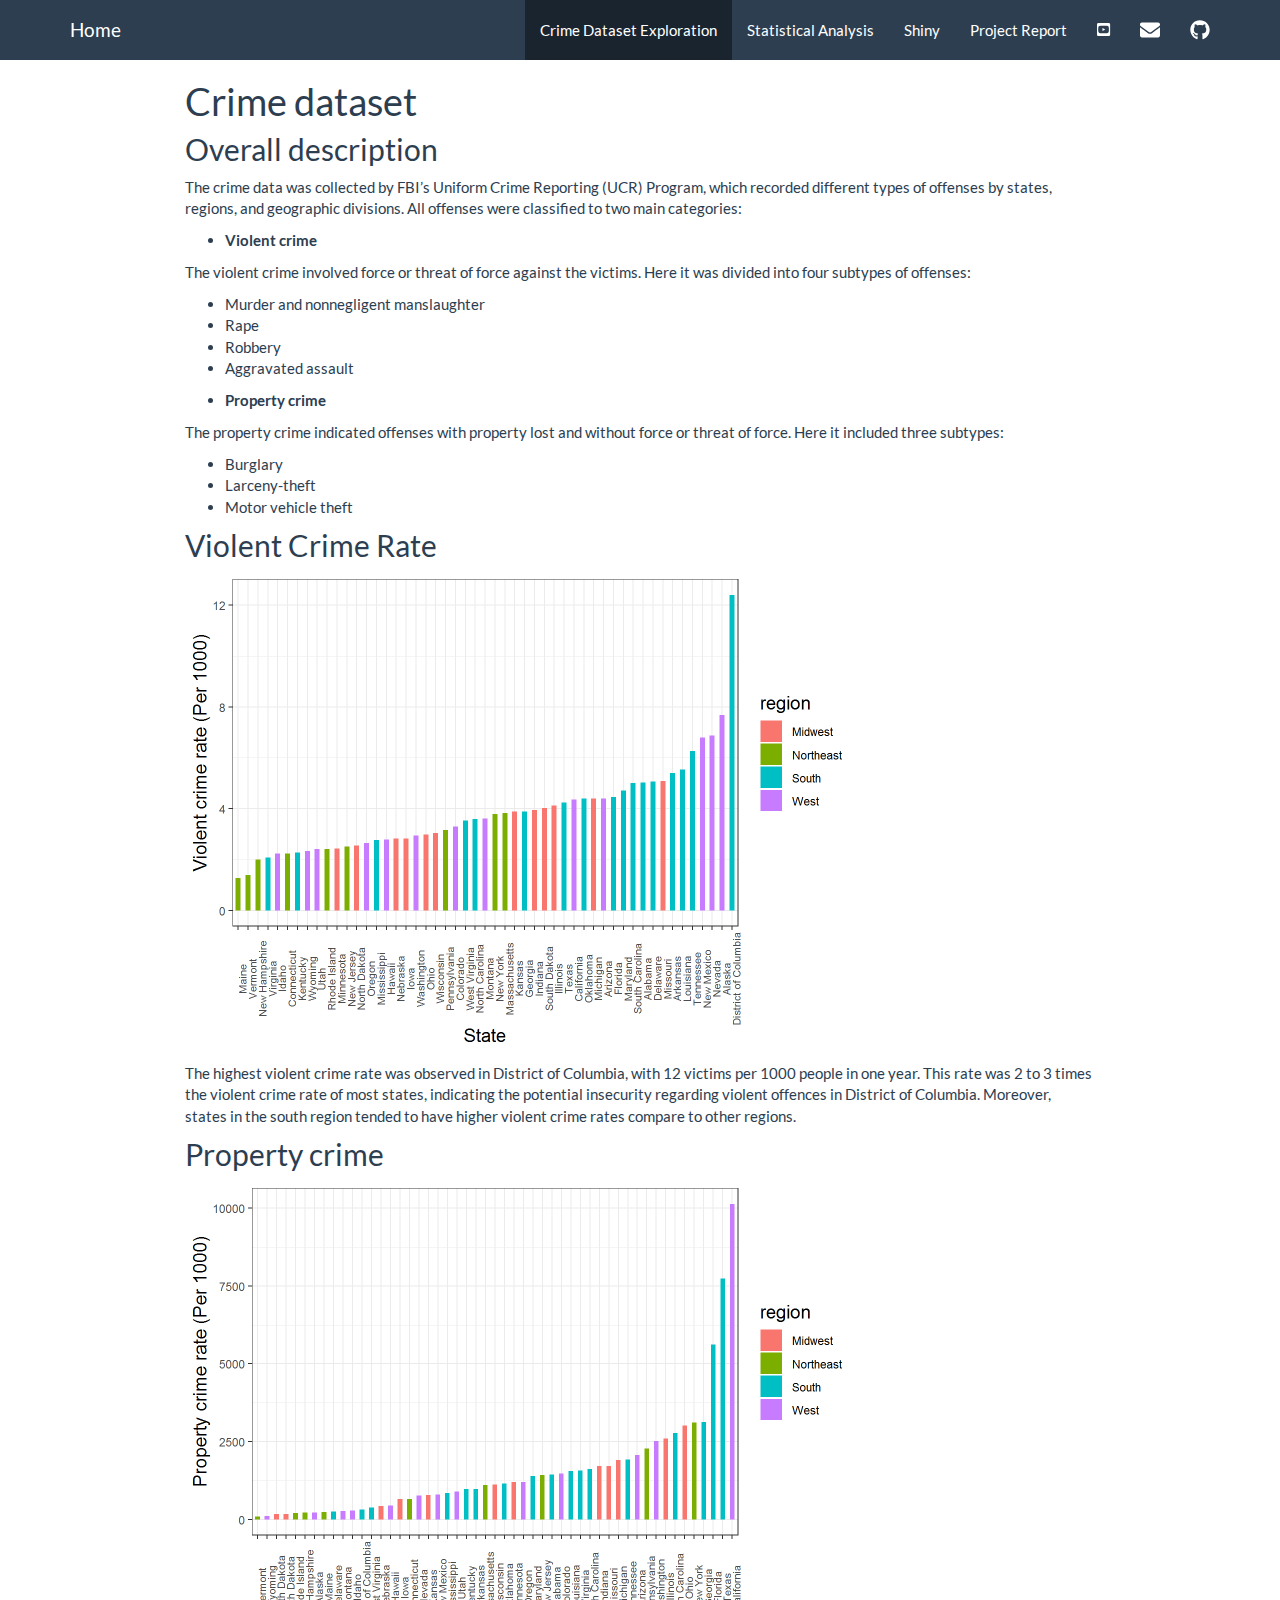
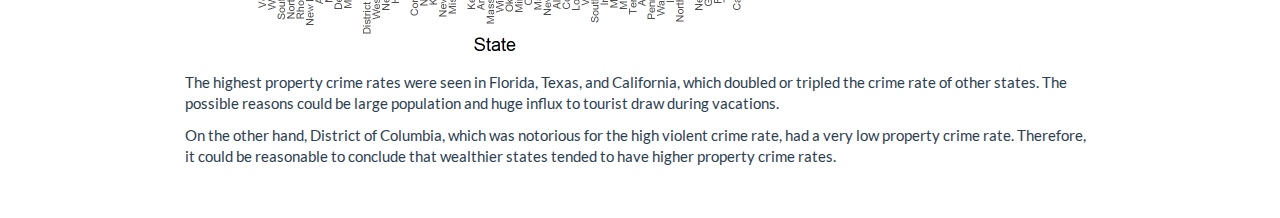
<file: crime_data.html>
<!DOCTYPE html>

<html xmlns="http://www.w3.org/1999/xhtml">

<head>

<meta charset="utf-8" />
<meta http-equiv="Content-Type" content="text/html; charset=utf-8" />
<meta name="generator" content="pandoc" />




<title>Crime dataset</title>

<script src="site_libs/jquery-1.11.3/jquery.min.js"></script>
<meta name="viewport" content="width=device-width, initial-scale=1" />
<link href="site_libs/bootstrap-3.3.5/css/flatly.min.css" rel="stylesheet" />
<script src="site_libs/bootstrap-3.3.5/js/bootstrap.min.js"></script>
<script src="site_libs/bootstrap-3.3.5/shim/html5shiv.min.js"></script>
<script src="site_libs/bootstrap-3.3.5/shim/respond.min.js"></script>
<script src="site_libs/navigation-1.1/tabsets.js"></script>
<link href="site_libs/highlightjs-9.12.0/default.css" rel="stylesheet" />
<script src="site_libs/highlightjs-9.12.0/highlight.js"></script>
<link href="site_libs/font-awesome-5.0.13/css/fa-svg-with-js.css" rel="stylesheet" />
<script src="site_libs/font-awesome-5.0.13/js/fontawesome-all.min.js"></script>
<script src="site_libs/font-awesome-5.0.13/js/fa-v4-shims.min.js"></script>

<style type="text/css">code{white-space: pre;}</style>
<style type="text/css">
  pre:not([class]) {
    background-color: white;
  }
</style>
<script type="text/javascript">
if (window.hljs) {
  hljs.configure({languages: []});
  hljs.initHighlightingOnLoad();
  if (document.readyState && document.readyState === "complete") {
    window.setTimeout(function() { hljs.initHighlighting(); }, 0);
  }
}
</script>



<style type="text/css">
h1 {
  font-size: 34px;
}
h1.title {
  font-size: 38px;
}
h2 {
  font-size: 30px;
}
h3 {
  font-size: 24px;
}
h4 {
  font-size: 18px;
}
h5 {
  font-size: 16px;
}
h6 {
  font-size: 12px;
}
.table th:not([align]) {
  text-align: left;
}
</style>


</head>

<body>

<style type = "text/css">
.main-container {
  max-width: 940px;
  margin-left: auto;
  margin-right: auto;
}
code {
  color: inherit;
  background-color: rgba(0, 0, 0, 0.04);
}
img {
  max-width:100%;
  height: auto;
}
.tabbed-pane {
  padding-top: 12px;
}
.html-widget {
  margin-bottom: 20px;
}
button.code-folding-btn:focus {
  outline: none;
}
</style>


<style type="text/css">
/* padding for bootstrap navbar */
body {
  padding-top: 60px;
  padding-bottom: 40px;
}
/* offset scroll position for anchor links (for fixed navbar)  */
.section h1 {
  padding-top: 65px;
  margin-top: -65px;
}

.section h2 {
  padding-top: 65px;
  margin-top: -65px;
}
.section h3 {
  padding-top: 65px;
  margin-top: -65px;
}
.section h4 {
  padding-top: 65px;
  margin-top: -65px;
}
.section h5 {
  padding-top: 65px;
  margin-top: -65px;
}
.section h6 {
  padding-top: 65px;
  margin-top: -65px;
}
</style>

<script>
// manage active state of menu based on current page
$(document).ready(function () {
  // active menu anchor
  href = window.location.pathname
  href = href.substr(href.lastIndexOf('/') + 1)
  if (href === "")
    href = "index.html";
  var menuAnchor = $('a[href="' + href + '"]');

  // mark it active
  menuAnchor.parent().addClass('active');

  // if it's got a parent navbar menu mark it active as well
  menuAnchor.closest('li.dropdown').addClass('active');
});
</script>


<div class="container-fluid main-container">

<!-- tabsets -->
<script>
$(document).ready(function () {
  window.buildTabsets("TOC");
});
</script>

<!-- code folding -->






<div class="navbar navbar-default  navbar-fixed-top" role="navigation">
  <div class="container">
    <div class="navbar-header">
      <button type="button" class="navbar-toggle collapsed" data-toggle="collapse" data-target="#navbar">
        <span class="icon-bar"></span>
        <span class="icon-bar"></span>
        <span class="icon-bar"></span>
      </button>
      <a class="navbar-brand" href="index.html">Home</a>
    </div>
    <div id="navbar" class="navbar-collapse collapse">
      <ul class="nav navbar-nav">
        
      </ul>
      <ul class="nav navbar-nav navbar-right">
        <li>
  <a href="crime_data.html">Crime Dataset Exploration</a>
</li>
<li>
  <a href="about.html">Statistical Analysis</a>
</li>
<li>
  <a href="https://p8105-finalproject-team34-crime-drug.shinyapps.io/Shiny_Map_Displaying/">Shiny</a>
</li>
<li>
  <a href="p8105_Team34_Final_Project_Report.html">Project Report</a>
</li>
<li>
  <a href="https://youtu.be/Dh7Lih78qDg">
    <span class="fa fa-youtube-square"></span>
     
  </a>
</li>
<li>
  <a href="mailto:&lt;xz2788@cumc.columbia.edu&gt;">
    <span class="fa fa-envelope fa-lg"></span>
     
  </a>
</li>
<li>
  <a href="https://github.com/Mayazhang/p8105_final_project_crime_drug.git">
    <span class="fa fa-github fa-lg"></span>
     
  </a>
</li>
      </ul>
    </div><!--/.nav-collapse -->
  </div><!--/.container -->
</div><!--/.navbar -->

<div class="fluid-row" id="header">



<h1 class="title toc-ignore">Crime dataset</h1>

</div>


<div id="overall-description" class="section level2">
<h2>Overall description</h2>
<p>The crime data was collected by FBI’s Uniform Crime Reporting (UCR) Program, which recorded different types of offenses by states, regions, and geographic divisions. All offenses were classified to two main categories:</p>
<ul>
<li><strong>Violent crime</strong></li>
</ul>
<p>The violent crime involved force or threat of force against the victims. Here it was divided into four subtypes of offenses:</p>
<ul>
<li>Murder and nonnegligent manslaughter</li>
<li>Rape</li>
<li>Robbery</li>
<li><p>Aggravated assault</p></li>
<li><p><strong>Property crime</strong></p></li>
</ul>
<p>The property crime indicated offenses with property lost and without force or threat of force. Here it included three subtypes:</p>
<ul>
<li>Burglary</li>
<li>Larceny-theft</li>
<li>Motor vehicle theft</li>
</ul>
</div>
<div id="violent-crime-rate" class="section level2">
<h2>Violent Crime Rate</h2>
<p><img src="crime_data_files/figure-html/unnamed-chunk-3-1.png" width="672" /></p>
<p>The highest violent crime rate was observed in District of Columbia, with 12 victims per 1000 people in one year. This rate was 2 to 3 times the violent crime rate of most states, indicating the potential insecurity regarding violent offences in District of Columbia. Moreover, states in the south region tended to have higher violent crime rates compare to other regions.</p>
</div>
<div id="property-crime" class="section level2">
<h2>Property crime</h2>
<p><img src="crime_data_files/figure-html/unnamed-chunk-4-1.png" width="672" /></p>
<p>The highest property crime rates were seen in Florida, Texas, and California, which doubled or tripled the crime rate of other states. The possible reasons could be large population and huge influx to tourist draw during vacations.</p>
<p>On the other hand, District of Columbia, which was notorious for the high violent crime rate, had a very low property crime rate. Therefore, it could be reasonable to conclude that wealthier states tended to have higher property crime rates.</p>
</div>




</div>

<script>

// add bootstrap table styles to pandoc tables
function bootstrapStylePandocTables() {
  $('tr.header').parent('thead').parent('table').addClass('table table-condensed');
}
$(document).ready(function () {
  bootstrapStylePandocTables();
});


</script>

<!-- dynamically load mathjax for compatibility with self-contained -->
<script>
  (function () {
    var script = document.createElement("script");
    script.type = "text/javascript";
    script.src  = "https://mathjax.rstudio.com/latest/MathJax.js?config=TeX-AMS-MML_HTMLorMML";
    document.getElementsByTagName("head")[0].appendChild(script);
  })();
</script>

</body>
</html>
</file>
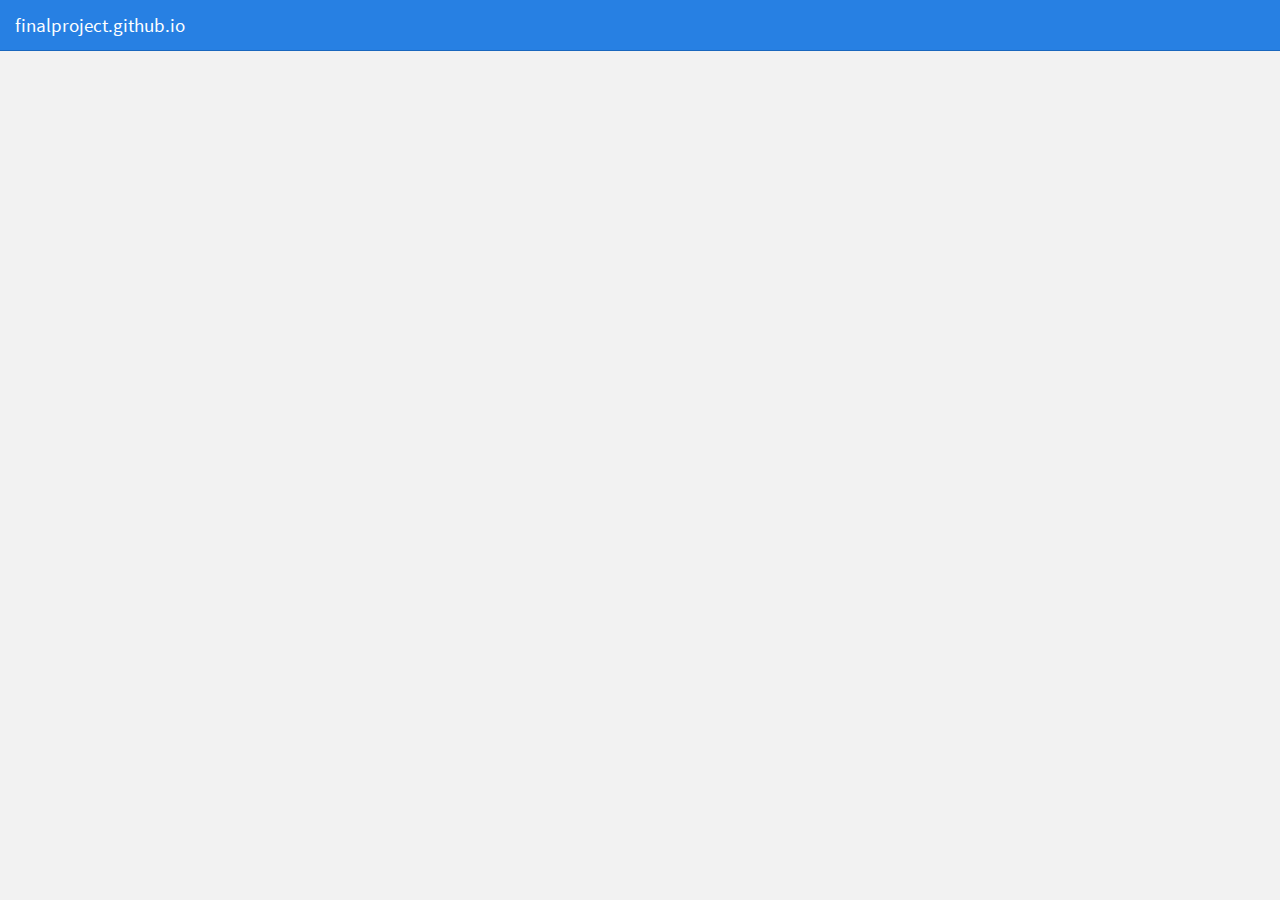
<file: dashboard.html>
<!DOCTYPE html>
<html xmlns="http://www.w3.org/1999/xhtml">
<head>

<meta charset="utf-8">
<meta http-equiv="Content-Type" content="text/html; charset=utf-8" />
<meta name="generator" content="pandoc" />



<title>finalproject.github.io</title>

<meta property="og:title" content="finalproject.github.io" />

<meta name='viewport' content='width=device-width, initial-scale=1.0, maximum-scale=1.0, user-scalable=no' />

<link rel="icon" href="data:image/x-icon;" type="image/x-icon">


<script type="text/javascript">
window.FlexDashboardComponents = [];
</script>

<script src="site_libs/jquery-1.11.3/jquery.min.js"></script>
<meta name="viewport" content="width=device-width, initial-scale=1" />
<link href="site_libs/bootstrap-3.3.5/css/cosmo.min.css" rel="stylesheet" />
<script src="site_libs/bootstrap-3.3.5/js/bootstrap.min.js"></script>
<script src="site_libs/bootstrap-3.3.5/shim/html5shiv.min.js"></script>
<script src="site_libs/bootstrap-3.3.5/shim/respond.min.js"></script>
<script src="site_libs/stickytableheaders-0.1.19/jquery.stickytableheaders.min.js"></script>
<style type="text/css">

/*
 Dashboard CSS from Keen IO Dashboards
 (https://github.com/keen/dashboards)
*/

body {
  background: #f2f2f2;
  padding: 60px 0 0 8px; /* padding-top overridden by theme */
}

body hr {
  border-color: #d7d7d7;
  margin: 10px 0;
}

.navbar-inverse .navbar-nav > li > a,
.navbar .navbar-brand {
  text-decoration: none;
}

.navbar-logo {
  margin-top: 1px;
}

.navbar-logo img {
  margin-right: 12px;
}

.navbar-author {
  margin-left: 10px;
  font-size: 15px;
}

.navbar .dropdown-menu .fa {
  min-width: 20px;
}

.navbar .dropdown-menu {
  min-width: 150px;
  max-height: 500px;
  overflow: auto;
}

.chart-wrapper,
.nav-tabs-custom,
.sbframe-commentary
{
  background: #fff;
  border: 1px solid #e2e2e2;
  border-radius: 3px;
  margin-bottom: 8px;
  margin-right: 8px;
}

.chart-title {
  border-bottom: 1px solid #d7d7d7;
  color: #666;
  font-size: 14px;
  font-weight: 300;
  padding: 7px 10px 4px;
}

.chart-wrapper .chart-title:empty {
  display: none;
}

.chart-wrapper .chart-stage {
  overflow: hidden;
  padding: 5px 10px;
  position: relative;
}

.chart-wrapper .chart-notes {
  background: #fbfbfb;
  border-top: 1px solid #e2e2e2;
  color: #808080;
  font-size: 12px;
  padding: 8px 10px 5px;
}

/*
 CSS for handling flexbox layout
*/

#dashboard-container {
  visibility: hidden;
}

.tab-content>.dashboard-page-wrapper.active {
  display: -webkit-box;
  display: -webkit-flex;
  display: -ms-flexbox;
  display: flex;
}

.dashboard-page-wrapper {
  display: -webkit-box;
  display: -webkit-flex;
  display: -ms-flexbox;
  display: flex;
  -webkit-box-orient: vertical;
  -webkit-box-direction: normal;
  -webkit-flex-direction: column;
      -ms-flex-direction: column;
          flex-direction: column;
}

.dashboard-row-orientation {
  display: -webkit-box;
  display: -webkit-flex;
  display: -ms-flexbox;
  display: flex;
  -webkit-box-orient: vertical;
  -webkit-box-direction: normal;
  -webkit-flex-direction: column;
      -ms-flex-direction: column;
          flex-direction: column;
}

.dashboard-row {
  display: -webkit-box;
  display: -webkit-flex;
  display: -ms-flexbox;
  display: flex;
  -webkit-box-orient: horizontal;
  -webkit-box-direction: normal;
  -webkit-flex-direction: row;
      -ms-flex-direction: row;
          flex-direction: row;
}

.dashboard-row-flex {
  -webkit-box-flex: 1;
  -webkit-flex: 1;
      -ms-flex: 1;
          flex: 1;
}

.dashboard-column-orientation {
  display: -webkit-box;
  display: -webkit-flex;
  display: -ms-flexbox;
  display: flex;
  -webkit-box-orient: horizontal;
  -webkit-box-direction: normal;
  -webkit-flex-direction: row;
      -ms-flex-direction: row;
          flex-direction: row;
}

.dashboard-column {
  -webkit-box-flex: 1;
  -webkit-flex: 1;
      -ms-flex: 1;
          flex: 1;
  display: -webkit-box;
  display: -webkit-flex;
  display: -ms-flexbox;
  display: flex;
  -webkit-box-orient: vertical;
  -webkit-box-direction: normal;
  -webkit-flex-direction: column;
      -ms-flex-direction: column;
          flex-direction: column;
}

.chart-wrapper-flex {
  -webkit-box-flex: 1;
  -webkit-flex: 1;
      -ms-flex: 1;
          flex: 1;
  display: -webkit-box;
  display: -webkit-flex;
  display: -ms-flexbox;
  display: flex;
  -webkit-box-orient: vertical;
  -webkit-box-direction: normal;
  -webkit-flex-direction: column;
      -ms-flex-direction: column;
          flex-direction: column;
}

.chart-stage-flex {
  -webkit-box-flex: 1;
  -webkit-flex: 1;
      -ms-flex: 1;
          flex: 1;
  position: relative;
}

.chart-shim {
  position: absolute;
  left: 8px; top: 8px; right: 8px; bottom: 8px;
}

.no-padding .chart-shim {
  left: 0; top: 0; right: 0; bottom: 0;
}

.flowing-content-shim {
  overflow: auto;
  left: 0; top: 0; right: 0; bottom: 0;
  padding-left: 8px;
  padding-right: 8px;
}

.flowing-content-container {
  padding-top: 8px;
  padding-bottom: 8px;
}

.chart-stage .table-bordered {
  border: none;
}

.chart-stage .table-bordered > tbody > tr > th,
.chart-stage .table-bordered > tfoot > tr > th,
.chart-stage .table-bordered > tbody > tr > td,
.chart-stage .table-bordered > tfoot > tr > td {
  border: none;
}

.chart-stage .table-bordered > tbody > tr > td {
  border-top: 1px solid #dddddd;
}

.chart-stage .table-bordered > thead > tr > th {
  border: none;
  border-bottom: 2px solid #dddddd;
}

.bootstrap-table table>thead {
  background-color: #fff;
}

.bootstrap-table table.data,
.bootstrap-table table.shiny-table {
  width: inherit !important;
}

.bootstrap-table table.data>tbody>tr>th,
.bootstrap-table table.shiny-table>tbody>tr>th {
  border-top: none;
  border-bottom: 2px solid #dddddd;
  padding: 5px;
}

.bootstrap-table .data td[align=right] {
  font-family: inherit;
}

.chart-wrapper form {
  padding-left: 5px;
  padding-right: 5px;
}

.shiny-input-container label {
  font-weight: normal;
}

.chart-stage .html-widget {
  width: 100% !important;
  height: 100% !important;
}

.chart-stage .html-widget-static-bound {
  width: 100% !important;
  height: 100% !important;
}

.chart-stage .shiny-bound-output {
  width: 100% !important;
  height: 100% !important;
}

/* Omit display of empty paragraphs */

.chart-shim>p:empty {
  display: none;
}

.chart-stage>p:empty {
  display: none;
}

/* Omit display of special knitr options div*/

.chart-stage .knitr-options {
  display: none;
}

/* Automatically resizing images */

.image-container {
  position: absolute;
  top: 0;
  left: 0;
  right: 0;
  bottom: 0;
  margin: 0;
}

.image-container img {
  opacity: 0;
  overflow: hidden;
}

/* Value box */

.value-box {
  border-radius: 2px;
  position: relative;
  display: block;
  margin-right: 8px;
  margin-bottom: 8px;
  box-shadow: 0 1px 1px rgba(0, 0, 0, 0.1);
}

.value-box > .inner {
  padding: 10px;
  padding-left: 20px;
  padding-right: 20px;
}

.value-box .value {
  font-size: 38px;
  font-weight: bold;
  margin: 0 0 3px 0;
  white-space: nowrap;
  padding: 0;
}

.value-box .caption {
  font-size: 15px;
}
.value-box .caption > small {
  display: block;
  font-size: 13px;
  margin-top: 5px;
}

.value-box .icon i {
  position: absolute;
  top: 15px;
  right: 15px;
  font-size: 80px;
  color: rgba(0, 0, 0, 0.15);
}

.linked-value:hover {
  cursor: pointer;
}

.value-box.linked-value:hover {
  box-shadow: 0 2px 2px rgba(0, 0, 0, 0.3);
}

/* STORYBOARD */

.storyboard-nav button {
  background: transparent;
  border: 0;
  opacity: .3;
  outline: none;
  padding: 0;
}

.storyboard-nav button:hover,
.storyboard-nav button:hover {
  opacity: .5;
}

.storyboard-nav button:disabled,
.storyboard-nav button:disabled {
  opacity: .1;
}

.storyboard-nav .sbnext,
.storyboard-nav .sbprev {
  float: left;
  width: 2%;
  height: 120px;
  font-size: 50px;
}

.storyboard-nav .sbprev {
  text-align: left;
  width: 2%;
}

.storyboard-nav .sbnext {
  float: right;
  text-align: right;
  margin-right: 8px;
}

.storyboard-nav .sbframelist {
  margin: 0 auto;
  width: 94%;
  height: 120px;
  overflow: hidden;
  text-shadow: none;
  margin-bottom: 8px;
}

.storyboard-nav .sbframelist ul {
  list-style: none;
  margin: 0;
  padding: 0;
  height: 100%;
}

.storyboard-nav .sbframelist ul li {
  float: left;
  width: 270px;
  height: 100%;
  padding: 10px 10px 10px 10px;
  margin-right: 8px;
  background: #fff;
  border: 1px solid #e2e2e2;
  border-radius: 3px;
  color: #3a3c47;
  text-align: left;
  font-size: 14px;
  cursor: pointer;
}

.storyboard-nav .sbframelist ul li:last-child {
  margin-right: 0px;
}

.storyboard-nav .sbframelist ul li.active {
  color: #fff;
  background: #B8B8B8;
}

.sbframe-commentary {
  width: 300px;
  background: #fbfbfb;
  font-size: 14px;
}

.sbframe-commentary ul {
  padding-left: 22px;
}

.sbframe.active {
  display: flex;
}

.sbframe:not(.active) {
  display: none;
}

/* NAV TABS */

.nav-tabs-custom > .nav-tabs {
  margin: 0;
  border-bottom: 1px solid #d7d7d7;
  color: #666;
  font-size: 14px;
  font-weight: 300;
  border-top-right-radius: 3px;
  border-top-left-radius: 3px;
}
.nav-tabs-custom > .nav-tabs > li {
  border-top: 3px solid transparent;
  margin-bottom: -1px;
  margin-right: 5px;
}
.nav-tabs-custom > .nav-tabs > li > a,
.nav-tabs-custom > .nav-tabs > li > a:active {
  color: #666;
  font-weight: 300;
  font-size: 14px;
  border-radius: 0;
  padding: 3px 10px 5px;
  text-transform: none;
}

.nav-tabs-custom > .nav-tabs > li:not(.active) > a {
  border-bottom-color: transparent;
}

.nav-tabs-custom > .nav-tabs > li > a.text-muted {
  color: #999;
}
.nav-tabs-custom > .nav-tabs > li > a,
.nav-tabs-custom > .nav-tabs > li > a:hover {
  background: transparent;
  margin: 0;
}
.nav-tabs-custom > .nav-tabs > li > a:hover {
  color: #999;
}
.nav-tabs-custom > .nav-tabs > li:not(.active) > a:hover,
.nav-tabs-custom > .nav-tabs > li:not(.active) > a:focus,
.nav-tabs-custom > .nav-tabs > li:not(.active) > a:active {
  border-color: transparent;
}
.nav-tabs-custom > .nav-tabs > li.active {
  border-top-color: #3c8dbc;
}
.nav-tabs-custom > .nav-tabs > li.active > a,
.nav-tabs-custom > .nav-tabs > li.active:hover > a {
  background-color: #fff;
  color: #666;
}
.nav-tabs-custom > .nav-tabs > li.active > a {
  border-top-color: transparent;
  border-left-color: #d7d7d7;
  border-right-color: #d7d7d7;
}
.nav-tabs-custom > .nav-tabs > li:first-of-type {
  margin-left: 0;
}
.nav-tabs-custom > .nav-tabs > li:first-of-type.active > a {
  border-left-color: transparent;
}
.nav-tabs-custom > .nav-tabs.pull-right {
  float: none !important;
}
.nav-tabs-custom > .nav-tabs.pull-right > li {
  float: right;
}
.nav-tabs-custom > .nav-tabs.pull-right > li:first-of-type {
  margin-right: 0;
}
.nav-tabs-custom > .nav-tabs.pull-right > li:first-of-type > a {
  border-left-width: 1px;
}
.nav-tabs-custom > .nav-tabs.pull-right > li:first-of-type.active > a {
  border-left-color: #d7d7d7;
  border-right-color: transparent;
}
.nav-tabs-custom > .nav-tabs > li.header {
  line-height: 35px;
  padding: 0 10px;
  font-size: 20px;
  color: #666;
}
.nav-tabs-custom > .nav-tabs > li.header > .fa,
.nav-tabs-custom > .nav-tabs > li.header > .glyphicon,
.nav-tabs-custom > .nav-tabs > li.header > .ion {
  margin-right: 5px;
}
.nav-tabs-custom > .tab-content {
  background: #fff;
  padding: 0;
  border-bottom-right-radius: 3px;
  border-bottom-left-radius: 3px;
  display: -webkit-box;
  display: -webkit-flex;
  display: -ms-flexbox;
  display: flex;
}

.nav-tabs-custom > .tab-content > .chart-wrapper {
  background: #fff;
  border: none;
  margin: 0;
}


.nav-tabs-custom > .tab-content > .active {
  display: -webkit-box;
  display: -webkit-flex;
  display: -ms-flexbox;
  display: flex;
}

.nav-tabs-custom .dropdown.open > a:active,
.nav-tabs-custom .dropdown.open > a:focus {
  background: transparent;
  color: #999;
}


@media (max-width: 767px) {
  .value-box {
    text-align: center;
    margin-right: 8px;
  }
  .value-box .icon {
    display: none;
  }
}

/* Fixed position sidebar */

.section.sidebar {
  position: fixed;
  top: 51px; /* overridden by theme */
  left: 0;
  bottom: 0;
  border-right: 1px solid #e2e2e2;
  background-color: white; /* overridden by theme */
  padding-left: 10px;
  padding-right: 10px;
  visibility: hidden;
  overflow: auto;
}

.section.sidebar form p:first-child {
  margin-top: 10px;
}

/* Embedded source code */

#flexdashboard-source-code {
  display: none;
}

.featherlight-content #flexdashboard-source-code {
  display: inline-block;
}

.featherlight-content {
  width: 80%;
  max-width: 800px;
  padding: 0 !important;
  border-bottom: none !important;
}

.featherlight:last-of-type {
  background: rgba(0, 0, 0, 0.7);
}

.featherlight-inner {
  width: 100%;
}

.featherlight-content pre {
  margin: 0;
  border: 0;
  background: #fff;
  font-size: 12px;
}

.unselectable {
  -ms-user-select: none;
  -webkit-user-select: none;
  -khtml-user-select: none;
  -moz-user-select: -moz-none;
  -o-user-select: none;
  user-select: none;
}

#flexdashboard-source-code code {
  -ms-user-select: text;
  -webkit-user-select: text;
  -khtml-user-select: text;
  -moz-user-select: text;
  -o-user-select: text;
  user-select: text;
}

/* DataTables Tweaks */

.dataTables_filter input[type="search"] {
  -webkit-appearance: searchfield;
  outline: none;
}

.dataTables_wrapper.no-footer
.dataTables_info {
  padding-top: 0;
}


table.dataTable thead th {
  border-bottom: 1px solid #d7d7d7;
}

.dataTables_wrapper.no-footer .dataTables_scrollBody {
  border-bottom: 1px solid #d7d7d7;
}

/* Mobile phone only CSS */

.desktop-layout div.section.mobile {
  display: none;
}

.mobile-layout div.section.no-mobile {
  display: none;
}

.mobile-figure {
  display: none;
}



body {
  padding-top: 60px;
}

.section.sidebar {
  top: 51px;
  background-color: rgba(39, 128, 227, 0.1);
}

.value-box {
  color: #f9f9f9;
}

.bg-primary {
  background-color: rgba(39, 128, 227, 0.7);
}

.storyboard-nav .sbframelist ul li.active {
  background-color: rgba(39, 128, 227, 0.7);
}

.nav-tabs-custom > .nav-tabs > li.active {
  border-top-color: rgba(39, 128, 227, 0.7);
}

.bg-info {
  background-color: rgba(153, 84, 187, 0.7);
}

.bg-warning {
  background-color: rgba(255, 117, 24, 0.7);
}

.bg-danger {
  background-color: rgba(255, 0, 57, 0.7);
}

.bg-success {
  background-color: rgba(63, 182, 24, 0.7);
}

.chart-title {
  font-weight: 500;
}

.nav-tabs-custom > .nav-tabs > li > a,
.nav-tabs-custom > .nav-tabs > li > a:active {
  font-weight: 500;
}

@media only screen and (min-width: 768px) {
html, body {
  height: 100%;
}

#dashboard-container {
  height: 100%;
}
}
</style>



</head>

<body>

<div class="navbar navbar-inverse navbar-fixed-top" role="navigation">
<div class="container-fluid">
<div class="navbar-header">

<button id="navbar-button" type="button" class="navbar-toggle collapsed" data-toggle="collapse" data-target="#navbar">
<span class="icon-bar"></span>
<span class="icon-bar"></span>
<span class="icon-bar"></span>
</button>

<span class="navbar-logo pull-left">
  
</span>
<span class="navbar-brand">
  finalproject.github.io
  <span class="navbar-author">
        </span>
</span>

</div>
<div id="navbar" class="navbar-collapse collapse">
<ul class="nav navbar-nav navbar-left">
</ul>
<ul class="nav navbar-nav navbar-right">
</ul>
</div><!--/.nav-collapse-->
</div><!--/.container-->
</div><!--/.navbar-->

<script type="text/javascript">


var FlexDashboard = (function () {

  // initialize options
  var _options = {};

  var FlexDashboard = function() {

    // default options
    _options = $.extend(_options, {
      theme: "cosmo",
      fillPage: false,
      orientation: 'columns',
      storyboard: false,
      defaultFigWidth: 576,
      defaultFigHeight: 461,
      defaultFigWidthMobile: 360,
      defaultFigHeightMobile: 461,
      isMobile: false,
      isPortrait: false
    });
  };

  function init(options) {

    // extend default options
    $.extend(true, _options, options);

    // add ids to sections that don't have them (pandoc won't assign ids
    // to e.g. sections with titles consisting of only chinese characters)
    var nextId = 1;
    $('.level1:not([id]),.level2:not([id]),.level3:not([id])').each(function() {
      $(this).attr('id', 'dashboard-' + nextId++);
    });

    // find navbar items
    var navbarItems = $('#flexdashboard-navbar');
    if (navbarItems.length)
      navbarItems = JSON.parse(navbarItems.html());
    addNavbarItems(navbarItems);

    // find the main dashboard container
    var dashboardContainer = $('#dashboard-container');

    // resolve mobile classes
    resolveMobileClasses(dashboardContainer);

    // one time global initialization for components
    componentsInit(dashboardContainer);

    // look for a global sidebar
    var globalSidebar = dashboardContainer.find(".section.level1.sidebar");
    if (globalSidebar.length > 0) {

      // global layout for fullscreen displays
      if (!isMobilePhone()) {

         // hoist it up to the top level
         globalSidebar.insertBefore(dashboardContainer);

         // lay it out (set width/positions)
         layoutSidebar(globalSidebar, dashboardContainer);

      // tuck sidebar into first page for mobile phones
      } else {

        // convert it into a level3 section
        globalSidebar.removeClass('sidebar');
        globalSidebar.removeClass('level1');
        globalSidebar.addClass('level3');
        var h1 = globalSidebar.children('h1');
        var h3 = $('<h3></h3>');
        h3.html(h1.html());
        h3.insertBefore(h1);
        h1.remove();

        // move it into the first page
        var page = dashboardContainer.find('.section.level1').first();
        if (page.length > 0)
          page.prepend(globalSidebar);
      }
    }

    // look for pages to layout
    var pages = $('div.section.level1');
    if (pages.length > 0) {

        // find the navbar and collapse on clicked
        var navbar = $('#navbar');
        navbar.on("click", "a[data-toggle!=dropdown]", null, function () {
           navbar.collapse('hide');
        });

        // envelop the dashboard container in a tab content div
        dashboardContainer.wrapInner('<div class="tab-content"></div>');

        pages.each(function(index) {

          // lay it out
          layoutDashboardPage($(this));

          // add it to the navbar
          addToNavbar($(this), index === 0);

        });

    } else {

      // remove the navbar and navbar button if we don't
      // have any navbuttons
      if (navbarItems.length === 0) {
        $('#navbar').remove();
        $('#navbar-button').remove();
      }

      // add the storyboard class if requested
      if (_options.storyboard)
        dashboardContainer.addClass('storyboard');

      // layout the entire page
      layoutDashboardPage(dashboardContainer);
    }

    // if we are in shiny we need to trigger a window resize event to
    // force correct layout of shiny-bound-output elements
    if (isShinyDoc())
      $(window).trigger('resize');

    // make main components visible
    $('.section.sidebar').css('visibility', 'visible');
    dashboardContainer.css('visibility', 'visible');

    // handle location hash
    handleLocationHash();

    // intialize prism highlighting
    initPrismHighlighting();

    // record mobile and orientation state then register a handler
    // to refresh if it changes
    _options.isMobile = isMobilePhone();
    _options.isPortrait = isPortrait();
    $(window).on('resize', function() {
      if (_options.isMobile !== isMobilePhone() ||
          _options.isPortrait !== isPortrait()) {
        window.location.reload();
      }
    });

    // trigger layoutcomplete event
    dashboardContainer.trigger('flexdashboard:layoutcomplete');
  }

  function resolveMobileClasses(dashboardContainer) {
     // add top level layout class
    dashboardContainer.addClass(isMobilePhone() ? 'mobile-layout' :
                                                  'desktop-layout');

    // look for .mobile sections and add .no-mobile to their peers
    var mobileSections = $('.section.mobile');
    mobileSections.each(function() {
       var id = $(this).attr('id');
       var nomobileId = id.replace(/-\d+$/, '');
       $('#' + nomobileId).addClass('no-mobile');
    });
  }

  function addNavbarItems(navbarItems) {

    var navbarLeft = $('ul.navbar-left');
    var navbarRight = $('ul.navbar-right');

    for (var i = 0; i<navbarItems.length; i++) {

      // get the item
      var item = navbarItems[i];

      // determine the container
      var container = null;
      if (item.align === "left")
        container = navbarLeft;
      else
        container = navbarRight;

      // navbar menu if we have multiple items
      if (item.items) {
        var menu = navbarMenu(null, item.icon, item.title, container);
        for (var j = 0; j<item.items.length; j++) {
          var subItem = item.items[j];
          var li = $('<li></li>');
          li.append(navbarLink(subItem.icon, subItem.title, subItem.href, subItem.target));
          menu.append(li);
        }
      } else {
        var li = $('<li></li>');
        li.append(navbarLink(item.icon, item.title, item.href, item.target));
        container.append(li);
      }
    }
  }

  // create or get a reference to an existing dropdown menu
  function navbarMenu(id, icon, title, container) {
    var existingMenu = [];
    if (id)
      existingMenu = container.children('#' + id);
    if (existingMenu.length > 0) {
      return existingMenu.children('ul');
    } else {
      var li = $('<li></li>');
      if (id)
        li.attr('id', id);
      li.addClass('dropdown');
      // auto add "Share" title on mobile if necessary
      if (!title && icon && (icon === "fa-share-alt") && isMobilePhone())
        title = "Share";
      if (title) {
        title = title + ' <span class="caret"></span>';
      }
      var a = navbarLink(icon, title, "#");
      a.addClass('dropdown-toggle');
      a.attr('data-toggle', 'dropdown');
      a.attr('role', 'button');
      a.attr('aria-expanded', 'false');
      li.append(a);
      var ul = $('<ul class="dropdown-menu"></ul>');
      ul.attr('role', 'menu');
      li.append(ul);
      container.append(li);
      return ul;
    }
  }

  function addToNavbar(page, active) {

    // capture the id and data-icon attribute (if any)
    var id = page.attr('id');
    var icon = page.attr('data-icon');
    var navmenu = page.attr('data-navmenu');

    // get hidden state (transfer this to navbar)
    var hidden = page.hasClass('hidden');
    page.removeClass('hidden');

    // sanitize the id for use with bootstrap tabs
    id = id.replace(/[.\/?&!#<>]/g, '').replace(/\s/g, '_');
    page.attr('id', id);

    // get the wrapper
    var wrapper = page.closest('.dashboard-page-wrapper');

    // move the id to the wrapper
    page.removeAttr('id');
    wrapper.attr('id', id);

    // add the tab-pane class to the wrapper
    wrapper.addClass('tab-pane');
    if (active)
      wrapper.addClass('active');

    // get a reference to the h1, discover it's id and title, then remove it
    var h1 = wrapper.find('h1').first();
    var title = h1.html();
    h1.remove();

    // create a navbar item
    var li = $('<li></li>');
    var a = navbarLink(icon, title, '#' + id);
    a.attr('data-toggle', 'tab');
    li.append(a);

    // add it to the navbar (or navbar menu if specified)
    var container = $('ul.navbar-left');
    if (navmenu) {
      var menuId = navmenu.replace(/\s+/g, '');
      var menu = navbarMenu(menuId, null, navmenu, container);
      menu.append(li);
    } else {
      container.append(li);
    }

    // hide it if requested
    if (hidden)
      li.addClass('hidden');
  }

  function navbarLink(icon, title, href, target) {

    var a = $('<a></a>');
    if (icon) {

      // get the name of the icon set and icon
      var dashPos = icon.indexOf("-");
      var iconSet = icon.substring(0, dashPos);
      var iconName = icon.substring(dashPos + 1);

      // create the icon
      var iconElement = $('<span class="' + iconSet + ' ' + icon + '"></span>');
      if (title)
        iconElement.css('margin-right', '7px');
      a.append(iconElement);
      // if href is null see if we can auto-generate based on icon (e.g. social)
      if (!href)
        maybeGenerateLinkFromIcon(iconName, a);
    }
    if (title)
      a.append(title);

    // add the href.
    if (href) {
      if (href === "source_embed") {
        a.attr('href', '#');
        a.attr('data-featherlight', "#flexdashboard-source-code");
        a.featherlight({
            beforeOpen: function(event){
              $('body').addClass('unselectable');
            },
            afterClose: function(event){
              $('body').removeClass('unselectable');
            }
        });
      } else {
        a.attr('href', href);
      }
    }

    // add the arget
    if (target)
      a.attr('target', target);

    return a;
  }

  // auto generate a link from an icon name (e.g. twitter) when possible
  function maybeGenerateLinkFromIcon(iconName, a) {

     var serviceLinks = {
      "twitter": "https://twitter.com/share?text=" + encodeURIComponent(document.title) + "&url="+encodeURIComponent(location.href),
      "facebook": "https://www.facebook.com/sharer/sharer.php?s=100&p[url]="+encodeURIComponent(location.href),
      "google-plus": "https://plus.google.com/share?url="+encodeURIComponent(location.href),
      "linkedin": "https://www.linkedin.com/shareArticle?mini=true&url="+encodeURIComponent(location.href) + "&title=" + encodeURIComponent(document.title),
      "pinterest": "https://pinterest.com/pin/create/link/?url="+encodeURIComponent(location.href) + "&description=" + encodeURIComponent(document.title)
    };

    var makeSocialLink = function(a, href) {
      a.attr('href', '#');
      a.on('click', function(e) {
        e.preventDefault();
        window.open(href);
      });
    };

    $.each(serviceLinks, function(key, value) {
      if (iconName.indexOf(key) !== -1)
        makeSocialLink(a, value);
    });
  }

  // layout a dashboard page
  function layoutDashboardPage(page) {

    // use a page wrapper so that free form content above the
    // dashboard appears at the top rather than the side (as it
    // would without the wrapper in a column orientation)
    var wrapper = $('<div class="dashboard-page-wrapper"></div>');
    page.wrap(wrapper);

    // if there are no level2 or level3 headers synthesize a level3
    // header to contain the (e.g. frame it, scroll container, etc.)
    var headers = page.find('h2,h3');
    if (headers.length === 0)
      page.wrapInner('<div class="section level3"></div>');

    // hoist up any content before level 2 or level 3 headers
    var children = page.children();
    children.each(function(index) {
      if ($(this).hasClass('level2') || $(this).hasClass('level3'))
        return false;
      $(this).insertBefore(page);
    });

    // determine orientation and fillPage behavior for distinct media
    var orientation, fillPage, storyboard;

    // media: mobile phone
    if (isMobilePhone()) {

      // if there is a sidebar we need to ensure it's content
      // is properly framed as an h3
      var sidebar = page.find('.section.sidebar');
      sidebar.removeClass('sidebar');
      sidebar.wrapInner('<div class="section level3"></div>');
      var h2 = sidebar.find('h2');
      var h3 = $('<h3></h3>');
      h3.html(h2.html());
      h3.insertBefore(h2);
      h2.remove();

      // wipeout h2 elements then enclose them in a single h2
      var level2 = page.find('div.section.level2');
      level2.each(function() {
        level2.children('h2').remove();
        level2.children().unwrap();
      });
      page.wrapInner('<div class="section level2"></div>');

      // substitute mobile images
      if (isPortrait()) {
        var mobileFigures = $('img.mobile-figure');
        mobileFigures.each(function() {
          // get the src (might be base64 encoded)
          var src = $(this).attr('src');

          // find it's peer
          var id = $(this).attr('data-mobile-figure-id');
          var img = $('img[data-figure-id=' + id + "]");
          img.attr('src', src)
             .attr('width', _options.defaultFigWidthMobile)
             .attr('height', _options.defaultFigHeightMobile);
        });
      }

      // hoist storyboard commentary into it's own section
      if (page.hasClass('storyboard')) {
        var commentaryHR = page.find('div.section.level3 hr');
        commentaryHR.each(function() {
          var commentary = $(this).nextAll().detach();
          var commentarySection = $('<div class="section level3"></div>');
          commentarySection.append(commentary);
          commentarySection.insertAfter($(this).closest('div.section.level3'));
          $(this).remove();
        });
      }

      // force a non full screen layout by columns
      orientation = _options.orientation = 'columns';
      fillPage = _options.fillPage = false;
      storyboard = _options.storyboard = false;

    // media: desktop
    } else {

      // determine orientation
      orientation = page.attr('data-orientation');
      if (orientation !== 'rows' && orientation != 'columns')
        orientation = _options.orientation;

      // determine storyboard mode
      storyboard = page.hasClass('storyboard');

      // fillPage based on options (force for storyboard)
      fillPage = _options.fillPage || storyboard;

      // handle sidebar
      var sidebar = page.find('.section.level2.sidebar');
      if (sidebar.length > 0)
        layoutSidebar(sidebar, page);
    }

    // give it and it's parent divs height: 100% if we are in fillPage mode
    if (fillPage) {
      page.addClass('vertical-layout-fill');
      page.css('height', '100%');
      page.parents('div').css('height', '100%');
    } else {
      page.addClass('vertical-layout-scroll');
    }

    // perform the layout
    if (storyboard)
      layoutPageAsStoryboard(page);
    else if (orientation === 'rows')
      layoutPageByRows(page, fillPage);
    else if (orientation === 'columns')
      layoutPageByColumns(page, fillPage);
  }

  function layoutSidebar(sidebar, content) {

    // get it out of the header hierarchy
    sidebar = sidebar.first();
    if (sidebar.hasClass('level1')) {
      sidebar.removeClass('level1');
      sidebar.children('h1').remove();
    } else if (sidebar.hasClass('level2')) {
      sidebar.removeClass('level2');
      sidebar.children('h2').remove();
    }

    // determine width
    var sidebarWidth = isTablet() ? 220 : 250;
    var dataWidth = parseInt(sidebar.attr('data-width'));
    if (dataWidth)
      sidebarWidth = dataWidth;

    // set the width and shift the page right to accomodate the sidebar
    sidebar.css('width', sidebarWidth + 'px');
    content.css('padding-left', sidebarWidth + 'px');

    // wrap it's contents in a form
    sidebar.wrapInner($('<form></form>'));
  }

  function layoutPageAsStoryboard(page) {

    // create storyboard navigation
    var nav = $('<div class="storyboard-nav"></div>');

    // add navigation buttons
    var prev = $('<button class="sbprev"><i class="fa fa-angle-left"></i></button>');
    nav.append(prev);
    var next= $('<button class="sbnext"><i class="fa fa-angle-right"></i></button>');
    nav.append(next);

    // add navigation frame
    var frameList = $('<div class="sbframelist"></div>');
    nav.append(frameList);
    var ul = $('<ul></ul>');
    frameList.append(ul);

     // find all the level3 sections (those are the storyboard frames)
    var frames = page.find('div.section.level3');
    frames.each(function() {

      // mark it
      $(this).addClass('sbframe');

      // divide it into chart content and (optional) commentary
      $(this).addClass('dashboard-column-orientation');

      // stuff the chart into it's own div w/ flex
      $(this).wrapInner('<div class="sbframe-component"></div>');
      setFlex($(this), 1);
      var frame = $(this).children('.sbframe-component');

      // extract the title from the h3
      var li = $('<li></li>');
      var h3 = frame.children('h3');
      li.html(h3.html());
      h3.remove();
      ul.append(li);

      // extract commentary
      var hr = frame.children('hr');
      if (hr.length) {
        var commentary = hr.nextAll().detach();
        hr.remove();
        var commentaryFrame = $('<div class="sbframe-commentary"></div>');
        commentaryFrame.addClass('flowing-content-shim');
        commentaryFrame.addClass('flowing-content-container');
        commentaryFrame.append(commentary);
        $(this).append(commentaryFrame);

        // look for a data-commentary-width attribute
        var commentaryWidth = $(this).attr('data-commentary-width');
        if (commentaryWidth)
          commentaryFrame.css('width', commentaryWidth + 'px');
      }

      // layout the chart (force flex)
      var result = layoutChart(frame, true);

      // ice the notes if there are none
      if (!result.notes)
        frame.find('.chart-notes').remove();

      // set flex on chart
      setFlex(frame, 1);
    });

    // create a div to hold all the frames
    var frameContent = $('<div class="sbframe-content"></div>');
    frameContent.addClass('dashboard-row-orientation');
    frameContent.append(frames.detach());

    // row orientation to stack nav and frame content
    page.addClass('dashboard-row-orientation');
    page.append(nav);
    page.append(frameContent);
    setFlex(frameContent, 1);

    // initialize sly
    var sly = new Sly(frameList, {
    		horizontal: true,
    		itemNav: 'basic',
    		smart: true,
    		activateOn: 'click',
    		startAt: 0,
    		scrollBy: 1,
    		activatePageOn: 'click',
    		speed: 200,
    		moveBy: 600,
    		dragHandle: true,
    		dynamicHandle: true,
    		clickBar: true,
    		keyboardNavBy: 'items',
    		next: next,
    		prev: prev
    	}).init();

    // make first frame active
    frames.removeClass('active');
    frames.first().addClass('active');

    // subscribe to frame changed events
    sly.on('active', function (eventName, itemIndex) {
      frames.removeClass('active');
      frames.eq(itemIndex).addClass('active')
                          .trigger('shown');
    });
  }

  function layoutPageByRows(page, fillPage) {

    // row orientation
    page.addClass('dashboard-row-orientation');

    // find all the level2 sections (those are the rows)
    var rows = page.find('div.section.level2');

    // if there are no level2 sections then treat the
    // entire page as if it's a level 2 section
    if (rows.length === 0) {
      page.wrapInner('<div class="section level2"></div>');
      rows = page.find('div.section.level2');
    }

    rows.each(function () {

      // flags
      var haveNotes = false;
      var haveFlexHeight = true;

      // remove the h2
      $(this).children('h2').remove();

      // check for a tabset
      var isTabset = $(this).hasClass('tabset');
      if (isTabset)
        layoutTabset($(this));

      // give it row layout semantics if it's not a tabset
      if (!isTabset)
        $(this).addClass('dashboard-row');

      // find all of the level 3 subheads
      var columns = $(this).find('div.section.level3');

      // determine figureSizes sizes
      var figureSizes = chartFigureSizes(columns);

      // fixup the columns
      columns.each(function(index) {

        // layout the chart (force flex if we are in a tabset)
        var result = layoutChart($(this), isTabset);

        // update flexHeight state
        if (!result.flex)
          haveFlexHeight = false;

        // update state
        if (result.notes)
          haveNotes = true;

        // set the column flex based on the figure width
        // (value boxes will just get the default figure width)
        var chartWidth = figureSizes[index].width;
        setFlex($(this), chartWidth + ' ' + chartWidth + ' 0px');

      });

      // remove empty chart note divs
      if (isTabset)
        $(this).find('.chart-notes').filter(function() {
            return $(this).html() === "&nbsp;";
        }).remove();
      if (!haveNotes)
        $(this).find('.chart-notes').remove();

       // make it a flexbox row
      if (haveFlexHeight)
        $(this).addClass('dashboard-row-flex');

      // now we can set the height on all the wrappers (based on maximum
      // figure height + room for title and notes, or data-height on the
      // container if specified). However, don't do this if there is
      // no flex on any of the constituent columns
      var flexHeight = null;
      var dataHeight = parseInt($(this).attr('data-height'));
      if (dataHeight)
        flexHeight = adjustedHeight(dataHeight, columns.first());
      else if (haveFlexHeight)
        flexHeight = maxChartHeight(figureSizes, columns);
      if (flexHeight) {
        if (fillPage)
          setFlex($(this), flexHeight + ' ' + flexHeight + ' 0px');
        else {
          $(this).css('height', flexHeight + 'px');
          setFlex($(this), '0 0 ' + flexHeight + 'px');
        }
      }

    });
  }

  function layoutPageByColumns(page, fillPage) {

    // column orientation
    page.addClass('dashboard-column-orientation');

    // find all the level2 sections (those are the columns)
    var columns = page.find('div.section.level2');

    // if there are no level2 sections then treat the
    // entire page as if it's a level 2 section
    if (columns.length === 0) {
      page.wrapInner('<div class="section level2"></div>');
      columns = page.find('div.section.level2');
    }

    // layout each column
    columns.each(function (index) {

      // remove the h2
      $(this).children('h2').remove();

      // make it a flexbox column
      $(this).addClass('dashboard-column');

      // check for a tabset
      var isTabset = $(this).hasClass('tabset');
      if (isTabset)
        layoutTabset($(this));

      // find all the h3 elements
      var rows = $(this).find('div.section.level3');

      // get the figure sizes for the rows
      var figureSizes = chartFigureSizes(rows);

      // column flex is the max row width (or data-width if specified)
      var flexWidth;
      var dataWidth = parseInt($(this).attr('data-width'));
      if (dataWidth)
        flexWidth = dataWidth;
      else
        flexWidth = maxChartWidth(figureSizes);
      setFlex($(this), flexWidth + ' ' + flexWidth + ' 0px');

      // layout each chart
      rows.each(function(index) {

        // perform the layout
        var result = layoutChart($(this), false);

        // ice the notes if there are none
        if (!result.notes)
          $(this).find('.chart-notes').remove();

        // set flex height based on figHeight, then adjust
        if (result.flex) {
          var chartHeight = figureSizes[index].height;
          chartHeight = adjustedHeight(chartHeight, $(this));
          if (fillPage)
            setFlex($(this), chartHeight + ' ' + chartHeight + ' 0px');
          else {
            $(this).css('height', chartHeight + 'px');
            setFlex($(this), chartHeight + ' ' + chartHeight + ' ' + chartHeight + 'px');
          }
        }
      });
    });
  }

  function chartFigureSizes(charts) {

    // sizes
    var figureSizes = new Array(charts.length);

    // check each chart
    charts.each(function(index) {

      // start with default
      figureSizes[index] = {
        width: _options.defaultFigWidth,
        height: _options.defaultFigHeight
      };

      // look for data-height or data-width then knit options
      var dataWidth = parseInt($(this).attr('data-width'));
      var dataHeight = parseInt($(this).attr('data-height'));
      var knitrOptions = $(this).find('.knitr-options:first');
      var knitrWidth, knitrHeight;
      if (knitrOptions) {
        knitrWidth = parseInt(knitrOptions.attr('data-fig-width'));
        knitrHeight =  parseInt(knitrOptions.attr('data-fig-height'));
      }

      // width
      if (dataWidth)
        figureSizes[index].width = dataWidth;
      else if (knitrWidth)
        figureSizes[index].width = knitrWidth;

      // height
      if (dataHeight)
        figureSizes[index].height = dataHeight;
      else if (knitrHeight)
        figureSizes[index].height = knitrHeight;
    });

    // return sizes
    return figureSizes;
  }

  function maxChartHeight(figureSizes, charts) {

    // first compute the maximum height
    var maxHeight = _options.defaultFigHeight;
    for (var i = 0; i<figureSizes.length; i++)
      if (figureSizes[i].height > maxHeight)
        maxHeight = figureSizes[i].height;

    // now add offests for chart title and chart notes
    if (charts.length)
      maxHeight = adjustedHeight(maxHeight, charts.first());

    return maxHeight;
  }

  function adjustedHeight(height, chart) {
    if (chart.length > 0) {
      var chartTitle = chart.find('.chart-title');
      if (chartTitle.length)
        height += chartTitle.first().outerHeight();
      var chartNotes = chart.find('.chart-notes');
      if (chartNotes.length)
        height += chartNotes.first().outerHeight();
    }
    return height;
  }

  function maxChartWidth(figureSizes) {
    var maxWidth = _options.defaultFigWidth;
    for (var i = 0; i<figureSizes.length; i++)
      if (figureSizes[i].width > maxWidth)
        maxWidth = figureSizes[i].width;
    return maxWidth;
  }

  // layout a chart
  function layoutChart(chart, forceFlex) {

    // state to return
    var result = {
      notes: false,
      flex: false
    };

    // extract the title
    var title = extractTitle(chart);

    // find components that apply to this container
    var components = componentsFind(chart);

    // if it's a custom component then call it and return
    var customComponents = componentsCustom(components);
    if (customComponents.length) {
      componentsLayout(customComponents, title, chart);
      result.notes = false;
      result.flex = forceFlex || componentsFlex(customComponents);
      return result;
    }

    // put all the content in a chart wrapper div
    chart.addClass('chart-wrapper');
    chart.wrapInner('<div class="chart-stage"></div>');
    var chartContent = chart.children('.chart-stage');

    // flex the content if appropriate
    result.flex = forceFlex || componentsFlex(components);
    if (result.flex) {
      // add flex classes
      chart.addClass('chart-wrapper-flex');
      chartContent.addClass('chart-stage-flex');

      // additional shim to break out of flexbox sizing
      chartContent.wrapInner('<div class="chart-shim"></div>');
      chartContent = chartContent.children('.chart-shim');
    }

    // set custom data-padding attribute
    var pad = chart.attr('data-padding');
    if (pad) {
      if (pad === "0")
        chart.addClass('no-padding');
      else {
        pad = pad + 'px';
        chartContent.css('left', pad)
                    .css('top', pad)
                    .css('right', pad)
                    .css('bottom', pad)
      }
    }

    // call compoents
    componentsLayout(components, title, chartContent);

    // also activate components on shiny output
    findShinyOutput(chartContent).on('shiny:value',
      function(event) {
        var element = $(event.target);
        setTimeout(function() {

          // see if we opted out of flex based on our output (for shiny
          // we can't tell what type of output we have until after the
          // value is bound)
          var components = componentsFind(element);
          var flex = forceFlex || componentsFlex(components);
          if (!flex) {
            chart.css('height', "");
            setFlex(chart, "");
            chart.removeClass('chart-wrapper-flex');
            chartContent.removeClass('chart-stage-flex');
            chartContent.children().unwrap();
          }

          // perform layout
          componentsLayout(components, title, element.parent());
        }, 10);
      });

    // add the title
    var chartTitle = $('<div class="chart-title"></div>');
    chartTitle.html(title);
    chart.prepend(chartTitle);

    // add the notes section
    var chartNotes = $('<div class="chart-notes"></div>');
    chartNotes.html('&nbsp;');
    chart.append(chartNotes);

    // attempt to extract notes if we have a component
    if (components.length)
      result.notes = extractChartNotes(chartContent, chartNotes);

    // return result
    return result;
  }

  // build a tabset from a section div with the .tabset class
  function layoutTabset(tabset) {

    // check for fade option
    var fade = tabset.hasClass("tabset-fade");
    var navClass = "nav-tabs";

    // determine the heading level of the tabset and tabs
    var match = tabset.attr('class').match(/level(\d) /);
    if (match === null)
      return;
    var tabsetLevel = Number(match[1]);
    var tabLevel = tabsetLevel + 1;

    // find all subheadings immediately below
    var tabs = tabset.find("div.section.level" + tabLevel);
    if (!tabs.length)
      return;

    // create tablist and tab-content elements
    var tabList = $('<ul class="nav ' + navClass + '" role="tablist"></ul>');
    $(tabs[0]).before(tabList);
    var tabContent = $('<div class="tab-content"></div>');
    $(tabs[0]).before(tabContent);

    // build the tabset
    tabs.each(function(i) {

      // get the tab div
      var tab = $(tabs[i]);

      // get the id then sanitize it for use with bootstrap tabs
      var id = tab.attr('id');

      // sanitize the id for use with bootstrap tabs
      id = id.replace(/[.\/?&!#<>]/g, '').replace(/\s/g, '_');
      tab.attr('id', id);

      // get the heading element within it and grab it's text
      var heading = tab.find('h' + tabLevel + ':first');
      var headingText = heading.html();

      // build and append the tab list item
      var a = $('<a role="tab" data-toggle="tab">' + headingText + '</a>');
      a.attr('href', '#' + id);
      a.attr('aria-controls', id);
      var li = $('<li role="presentation"></li>');
      li.append(a);
      if (i === 0)
        li.attr('class', 'active');
      tabList.append(li);

      // set it's attributes
      tab.attr('role', 'tabpanel');
      tab.addClass('tab-pane');
      tab.addClass('tabbed-pane');
      tab.addClass('no-title');
      if (fade)
        tab.addClass('fade');
      if (i === 0) {
        tab.addClass('active');
        if (fade)
          tab.addClass('in');
      }

      // move it into the tab content div
      tab.detach().appendTo(tabContent);
    });

    // add nav-tabs-custom
    tabset.addClass('nav-tabs-custom');

    // internal layout is dashboard-column with tab-content flexing
    tabset.addClass('dashboard-column');
    setFlex(tabContent, 1);
  }

  // one time global initialization for components
  function componentsInit(dashboardContainer) {
    for (var i=0; i<window.FlexDashboardComponents.length; i++) {
      var component = window.FlexDashboardComponents[i];
      if (component.init)
        component.init(dashboardContainer);
    }
  }

  // find components that apply within a container
  function componentsFind(container) {

    // look for components
    var components = [];
    for (var i=0; i<window.FlexDashboardComponents.length; i++) {
      var component = window.FlexDashboardComponents[i];
      if (component.find(container).length)
        components.push(component);
    }

    // if there were none then use a special flowing content component
    // that just adds a scrollbar in fillPage mode
    if (components.length == 0) {
      components.push({
        find: function(container) {
          return container;
        },

        flex: function(fillPage) {
          return fillPage;
        },

        layout: function(title, container, element, fillPage) {
          if (fillPage) {
            container.addClass('flowing-content-shim');
            container.addClass('flowing-content-container');
          }
        }
      });
    }

    return components;
  }

  // if there is a custom component then pick it out
  function componentsCustom(components) {
    var customComponent = [];
    for (var i=0; i<components.length; i++)
      if (components[i].type === "custom") {
        customComponent.push(components[i]);
        break;
      }
    return customComponent;
  }

  // query all components for flex
  function componentsFlex(components) {

    // no components at all means no flex
    if (components.length === 0)
      return false;

    // otherwise query components (assume true unless we see false)
    var isMobile = isMobilePhone();
    for (var i=0; i<components.length; i++)
      if (components[i].flex && !components[i].flex(_options.fillPage))
        return false;
    return true;
  }

  // layout all components
  function componentsLayout(components, title, container) {
    var isMobile = isMobilePhone();
    for (var i=0; i<components.length; i++) {
      var element = components[i].find(container);
      if (components[i].layout) {
        // call layout (don't call other components if it returns false)
        var result = components[i].layout(title, container, element, _options.fillPage);
        if (result === false)
          return;
      }
    }
  }

  // get a reference to the h3, discover it's inner html, and remove it
  function extractTitle(container) {
    var h3 = container.children('h3').first();
    var title = '';
    if (!container.hasClass('no-title'))
      title = h3.html();
    h3.remove();
    return title;
  }

  // extract chart notes
  function extractChartNotes(chartContent, chartNotes) {
    // look for a terminating blockquote or image caption
    var blockquote = chartContent.children('blockquote:last-child');
    var caption = chartContent.children('div.image-container')
                              .children('p.caption');
    if (blockquote.length) {
      chartNotes.html(blockquote.children('p:first-child').html());
      blockquote.remove();
      return true;
    } else if (caption.length) {
      chartNotes.html(caption.html());
      caption.remove();
      return true;
    } else {
      return false;
    }
  }

  function findShinyOutput(chartContent) {
    return chartContent.find('.shiny-text-output, .shiny-html-output');
  }

  // safely detect rendering on a mobile phone
  function isMobilePhone() {
    try
    {
      return ! window.matchMedia("only screen and (min-width: 768px)").matches;
    }
    catch(e) {
      return false;
    }
  }

  function isFillPage() {
    return _options.fillPage;
  }

  // detect portrait mode
  function isPortrait() {
    return ($(window).width() < $(window).height());
  }

  // safely detect rendering on a tablet
  function isTablet() {
    try
    {
      return window.matchMedia("only screen and (min-width: 769px) and (max-width: 992px)").matches;
    }
    catch(e) {
      return false;
    }
  }

  // test whether this is a shiny doc
  function isShinyDoc() {
    return (typeof(window.Shiny) !== "undefined" && !!window.Shiny.outputBindings);
  }

  // set flex using vendor specific prefixes
  function setFlex(el, flex) {
    el.css('-webkit-box-flex', flex)
      .css('-webkit-flex', flex)
      .css('-ms-flex', flex)
      .css('flex', flex);
  }

  // support bookmarking of pages
  function handleLocationHash() {

    // restore tab/page from bookmark
    var hash = window.location.hash;
    if (hash.length > 0)
      $('ul.nav a[href="' + hash + '"]').tab('show');
    FlexDashboardUtils.manageActiveNavbarMenu();

    // navigate to a tab when the history changes
    window.addEventListener("popstate", function(e) {
      var hash = window.location.hash;
      var activeTab = $('ul.nav a[href="' + hash + '"]');
      if (activeTab.length) {
        activeTab.tab('show');
      } else {
        $('ul.nav a:first').tab('show');
      }
      FlexDashboardUtils.manageActiveNavbarMenu();
    });

    // add a hash to the URL when the user clicks on a tab/page
    $('.navbar-nav a[data-toggle="tab"]').on('click', function(e) {
      var baseUrl = FlexDashboardUtils.urlWithoutHash(window.location.href);
      var hash = FlexDashboardUtils.urlHash($(this).attr('href'));
      var href = baseUrl + hash;
      FlexDashboardUtils.setLocation(href);
    });

    // handle clicks of other links that should activate pages
    var navPages = $('ul.navbar-nav li a[data-toggle=tab]');
    navPages.each(function() {
      var href =  $(this).attr('href');
      var links = $('a[href="' + href + '"][data-toggle!=tab]');
      links.each(function() {
        $(this).on('click', function(e) {
          window.FlexDashboardUtils.showPage(href);
        });
      });
    });
  }

  // tweak Prism highlighting
  function initPrismHighlighting() {

    if (window.Prism) {
      Prism.languages.insertBefore('r', 'comment', {
        'heading': [
          {
            // title 1
        	  // =======

        	  // title 2
        	  // -------
        	  pattern: /\w+.*(?:\r?\n|\r)(?:====+|----+)/,
            alias: 'operator'
          },
          {
            // ### title 3
            pattern: /(^\s*)###[^#].+/m,
            lookbehind: true,
            alias: 'operator'
          }
        ]
      });

      // prism highlight
      Prism.highlightAll();
    }
  }


  // get theme color
  var themeColors = {
    bootstrap: {
      primary: "rgba(51, 122, 183, 0.4)",
      info: "rgb(217, 237, 247)",
      success: "rgb(223, 240, 216)",
      warning: "rgb(252, 248, 227)",
      danger: "rgb(242, 222, 222)"
    },
    cerulean: {
      primary: "rgb(47, 164, 231)",
      info: "rgb(217, 237, 247)",
      success: "rgb(223, 240, 216)",
      warning: "rgb(252, 248, 227)",
      danger: "rgb(242, 222, 222)"
    },
    journal: {
      primary: "rgba(235, 104, 100, 0.70)",
      info: "rgb(217, 237, 247)",
      success: "rgb(223, 240, 216)",
      warning: "rgb(252, 248, 227)",
      danger: "rgb(242, 222, 222)"
    },
    flatly: {
      primary: "rgba(44, 62, 80, 0.70)",
      info: "rgba(52, 152, 219, 0.70)",
      success: "rgba(24, 188, 156, 0.70)",
      warning: "rgba(243, 156, 18, 0.70)",
      danger: "rgba(231, 76, 60, 0.70)"
    },
    readable: {
      primary: "rgba(69, 130, 236, 0.4)",
      info: "rgb(217, 237, 247)",
      success: "rgb(223, 240, 216)",
      warning: "rgb(252, 248, 227)",
      danger: "rgb(242, 222, 222)"
    },
    spacelab: {
      primary: "rgba(68, 110, 155, 0.25)",
      info: "rgb(217, 237, 247)",
      success: "rgb(223, 240, 216)",
      warning: "rgb(252, 248, 227)",
      danger: "rgb(242, 222, 222)"
    },
    united: {
      primary: "rgba(221, 72, 20, 0.30)",
      info: "rgb(217, 237, 247)",
      success: "rgb(223, 240, 216)",
      warning: "rgb(252, 248, 227)",
      danger: "rgb(242, 222, 222)"
    },
    cosmo: {
      primary: "rgba(39, 128, 227, 0.7)",
      info: "rgba(153, 84, 187, 0.7)",
      success: "rgba(63, 182, 24, 0.7)",
      warning: "rgba(255, 117, 24, 0.7)",
      danger: "rgba(255, 0, 57, 0.7)"
    },
    lumen: {
      primary: "rgba(21, 140, 186, 0.70)",
      info: "rgba(117, 202, 235, 0.90)",
      success: "rgba(40, 182, 44, 0.70)",
      warning: "rgba(255, 133, 27, 0.70)",
      danger: "rgba(255, 65, 54, 0.70)"
    },
    paper: {
      primary: "rgba(33, 150, 243, 0.35)",
      info: "rgb(225, 190, 231)",
      success: "rgb(223, 240, 216)",
      warning: "rgb(255, 224, 178)",
      danger: "rgb(249, 189, 187)"
    },
    sandstone: {
      primary: "rgba(50, 93, 136, 0.3)",
      info: "rgb(217, 237, 247)",
      success: "rgb(223, 240, 216)",
      warning: "rgb(252, 248, 227)",
      danger: "rgb(242, 222, 222)"
    },
    simplex: {
      primary: "rgba(217, 35, 15, 0.25)",
      info: "rgb(217, 237, 247)",
      success: "rgb(223, 240, 216)",
      warning: "rgb(252, 248, 227)",
      danger: "rgb(242, 222, 222)"
    },
    yeti: {
      primary: "rgba(0, 140, 186, 0.298039)",
      info: "rgb(217, 237, 247)",
      success: "rgb(223, 240, 216)",
      warning: "rgb(252, 248, 227)",
      danger: "rgb(242, 222, 222)"
    }
  }
  function themeColor(color) {
    return themeColors[_options.theme][color];
  }

  FlexDashboard.prototype = {
    constructor: FlexDashboard,
    init: init,
    isMobilePhone: isMobilePhone,
    isFillPage: isFillPage,
    themeColor: themeColor
  };

  return FlexDashboard;

})();

// utils
window.FlexDashboardUtils = {
  resizableImage: function(img) {
    var src = img.attr('src');
    var url = 'url("' + src + '")';
    img.parent().css('background', url)
                .css('background-size', 'contain')
                .css('background-repeat', 'no-repeat')
                .css('background-position', 'center')
                .addClass('image-container');
  },
  setLocation: function(href) {
    if (history && history.pushState) {
      history.pushState(null, null, href);
    } else {
      window.location.replace(href);
    }
    setTimeout(function() {
        window.scrollTo(0, 0);
    }, 10);
    this.manageActiveNavbarMenu();
  },
  showPage: function(href) {
    $('ul.navbar-nav li a[href="' + href + '"]').tab('show');
    var baseUrl = this.urlWithoutHash(window.location.href);
    var loc = baseUrl + href;
    this.setLocation(loc);
  },
  showLinkedValue: function(href) {
    // check for a page link
    if ($('ul.navbar-nav li a[data-toggle=tab][href="' + href + '"]').length > 0)
      this.showPage(href);
    else
      window.open(href);
  },
  urlWithoutHash: function(url) {
    var hashLoc = url.indexOf('#');
    if (hashLoc != -1)
      return url.substring(0, hashLoc);
    else
      return url;
  },
  urlHash: function(url) {
    var hashLoc = url.indexOf('#');
    if (hashLoc != -1)
      return url.substring(hashLoc);
    else
      return "";
  },
  manageActiveNavbarMenu: function () {
    // remove active from anyone currently active
    $('.navbar ul.nav').find('li').removeClass('active');
    // find the active tab
    var activeTab = $('.dashboard-page-wrapper.tab-pane.active');
    if (activeTab.length > 0) {
      var tabId = activeTab.attr('id');
      if (tabId)
        $(".navbar ul.nav a[href='#" + tabId + "']").parents('li').addClass('active');
    }
  }
};

window.FlexDashboard = new FlexDashboard();

// empty content
window.FlexDashboardComponents.push({
  find: function(container) {
    if (container.find('p').length == 0)
      return container;
    else
      return $();
  }
})

// plot image
window.FlexDashboardComponents.push({

  find: function(container) {
    return container.children('p')
                    .children('img:only-child');
  },

  layout: function(title, container, element, fillPage) {
    FlexDashboardUtils.resizableImage(element);
  }
});

// plot image (figure style)
window.FlexDashboardComponents.push({

  find: function(container) {
    return container.children('div.figure').children('img');
  },

  layout: function(title, container, element, fillPage) {
    FlexDashboardUtils.resizableImage(element);
  }
});

// htmlwidget
window.FlexDashboardComponents.push({

  init: function(dashboardContainer) {
    // trigger "shown" after initial layout to force static htmlwidgets
    // in runtime: shiny to be resized after the dom has been transformed
    dashboardContainer.on('flexdashboard:layoutcomplete', function(event) {
      setTimeout(function() {
        dashboardContainer.trigger('shown');
      }, 200);
    });
  },

  find: function(container) {
    return container.children('div[id^="htmlwidget-"],div.html-widget');
  }
});

// gauge
window.FlexDashboardComponents.push({

  find: function(container) {
    return container.children('div.html-widget.gauge');
  },

  flex: function(fillPage) {
    return false;
  },

  layout: function(title, container, element, fillPage) {


  }

});

// shiny output
window.FlexDashboardComponents.push({
  find: function(container) {
    return container.children('div[class^="shiny-"]');
  }
});

// datatables
window.FlexDashboardComponents.push({
  find: function(container) {
    return container.find('.datatables');
  },
  flex: function(fillPage) {
    return fillPage;
  }
});

// bootstrap table
window.FlexDashboardComponents.push({

  find: function(container) {
    var bsTable = container.find('table.table');
    if (bsTable.length !== 0)
      return bsTable;
    else
      return container.find('tr.header').parent('thead').parent('table');
  },

  flex: function(fillPage) {
    return fillPage;
  },

  layout: function(title, container, element, fillPage) {

    // alias variables
    var bsTable = element;

    // fixup xtable generated tables with a proper thead
    var headerRow = bsTable.find('tbody > tr:first-child > th').parent();
    if (headerRow.length > 0) {
      var thead = $('<thead></thead>');
      bsTable.prepend(thead);
      headerRow.detach().appendTo(thead);
    }

    // improve appearance
    container.addClass('bootstrap-table');

    // for fill page provide scrolling w/ sticky headers
    if (fillPage) {
      // force scrollbar on overflow
      container.addClass('flowing-content-shim');

      // stable table headers when scrolling
      bsTable.stickyTableHeaders({
        scrollableArea: container
      });
    }
  }
});

// embedded shiny app
window.FlexDashboardComponents.push({

  find: function(container) {
    return container.find('iframe.shiny-frame');
  },

  flex: function(fillPage) {
    return fillPage;
  },

  layout: function(title, container, element, fillPage) {
    if (fillPage) {
      element.attr('height', '100%');
    } else {
      // provide default height if necessary
      var height = element.get(0).style.height;
      if (!height)
        height = element.attr('height');
      if (!height)
        element.attr('height', 500);
    }
  }
});

// shiny fillRow or fillCol
window.FlexDashboardComponents.push({

  find: function(container) {
    return container.find('.flexfill-container');
  },

  flex: function(fillPage) {
    return fillPage;
  },

  layout: function(title, container, element, fillPage) {
    if (fillPage)
      element.css('height', '100%');
    else {
      // provide default height if necessary
      var height = element.get(0).style.height;
      if (height === "100%" || height === "auto" || height === "initial" ||
          height === "inherit" || !height) {
        element.css('height', 500);
      }
    }
  }
});

// valueBox
window.FlexDashboardComponents.push({

  type: "custom",

  find: function(container) {
    if (container.find('span.value-output, .shiny-valuebox-output').length)
      return container;
    else
      return $();
  },

  flex: function(fillPage) {
    return false;
  },

  layout: function(title, container, element, fillPage) {

    // alias variables
    var chartTitle = title;
    var valueBox = element;

    // add value-box class to container
    container.addClass('value-box');

    // value paragraph
    var value = $('<p class="value"></p>');

    // if we have shiny-text-output then just move it in
    var valueOutputSpan = [];
    var shinyOutput = valueBox.find('.shiny-valuebox-output').detach();
    if (shinyOutput.length) {
      valueBox.children().remove();
      shinyOutput.html("&mdash;");
      value.append(shinyOutput);
    } else {
      // extract the value (remove leading vector index)
      var chartValue = valueBox.text().trim();
      chartValue = chartValue.replace("[1] ", "");
      valueOutputSpan = valueBox.find('span.value-output').detach();
      valueBox.children().remove();
      value.text(chartValue);
    }

    // caption
    var caption = $('<p class="caption"></p>');
    caption.html(chartTitle);

    // build inner div for value box and add it
    var inner = $('<div class="inner"></div>');
    inner.append(value);
    inner.append(caption);
    valueBox.append(inner);

    // add icon if specified
    var icon = $('<div class="icon"><i></i></div>');
    valueBox.append(icon);
    function setIcon(chartIcon) {
      var iconLib = "";
      var components = chartIcon.split("-");
      if (components.length > 1)
        iconLib = components[0];
      icon.children('i').attr('class', iconLib + ' ' + chartIcon);
    }
    var chartIcon = valueBox.attr('data-icon');
    if (chartIcon)
      setIcon(chartIcon);

    // set color based on data-background if necessary
    var dataBackground = valueBox.attr('data-background');
    if (dataBackground)
      valueBox.css('background-color', bgColor);
    else {
      // default to bg-primary if no other background is specified
      if (!valueBox.hasClass('bg-primary') &&
          !valueBox.hasClass('bg-info') &&
          !valueBox.hasClass('bg-warning') &&
          !valueBox.hasClass('bg-success') &&
          !valueBox.hasClass('bg-danger')) {
        valueBox.addClass('bg-primary');
      }
    }

    // handle data attributes in valueOutputSpan
    function handleValueOutput(valueOutput) {

      // caption
      var dataCaption = valueOutput.attr('data-caption');
      if (dataCaption)
        caption.html(dataCaption);

      // icon
      var dataIcon = valueOutput.attr('data-icon');
      if (dataIcon)
        setIcon(dataIcon);

      // color
      var dataColor = valueOutput.attr('data-color');
      if (dataColor) {
        if (dataColor.indexOf('bg-') === 0) {
          valueBox.css('background-color', '');
          if (!valueBox.hasClass(dataColor)) {
             valueBox.removeClass('bg-primary bg-info bg-warning bg-danger bg-success');
             valueBox.addClass(dataColor);
          }
        } else {
          valueBox.removeClass('bg-primary bg-info bg-warning bg-danger bg-success');
          valueBox.css('background-color', dataColor);
        }
      }

      // url
      var dataHref = valueOutput.attr('data-href');
      if (dataHref) {
        valueBox.addClass('linked-value');
        valueBox.off('click.value-box');
        valueBox.on('click.value-box', function(e) {
          window.FlexDashboardUtils.showLinkedValue(dataHref);
        });
      }
    }

    // check for a valueOutputSpan
    if (valueOutputSpan.length > 0) {
      handleValueOutput(valueOutputSpan);
    }

    // if we have a shinyOutput then bind a listener to handle
    // new valueOutputSpan values
    shinyOutput.on('shiny:value',
      function(event) {
        var element = $(event.target);
        setTimeout(function() {
          var valueOutputSpan = element.find('span.value-output');
          if (valueOutputSpan.length > 0)
            handleValueOutput(valueOutputSpan);
        }, 10);
      }
    );
  }
});


</script>

<div id="dashboard-container">

<div id="column" class="section level2" data-width="600">
<h2>Column</h2>
</div>
<div id="column-1" class="section level2" data-width="400">
<h2>Column</h2>
</div>

</div>

<script>

$(document).ready(function () {

  // add bootstrap table styles to pandoc tables
  $('tr.header').parent('thead').parent('table').addClass('table table-condensed');

  // initialize mathjax
  var script = document.createElement("script");
  script.type = "text/javascript";
  script.src  = "https://mathjax.rstudio.com/latest/MathJax.js?config=TeX-AMS-MML_HTMLorMML";
  document.getElementsByTagName("head")[0].appendChild(script);

});
</script>

<script type="text/javascript">
$(document).ready(function () {
  FlexDashboard.init({
    theme: "cosmo",
    fillPage: true,
    orientation: "columns",
    storyboard: false,
    defaultFigWidth: 576,
    defaultFigHeight: 460,
    defaultFigWidthMobile: 360,
    defaultFigHeightMobile: 460
  });
});
</script>

</body>
</html>
</file>
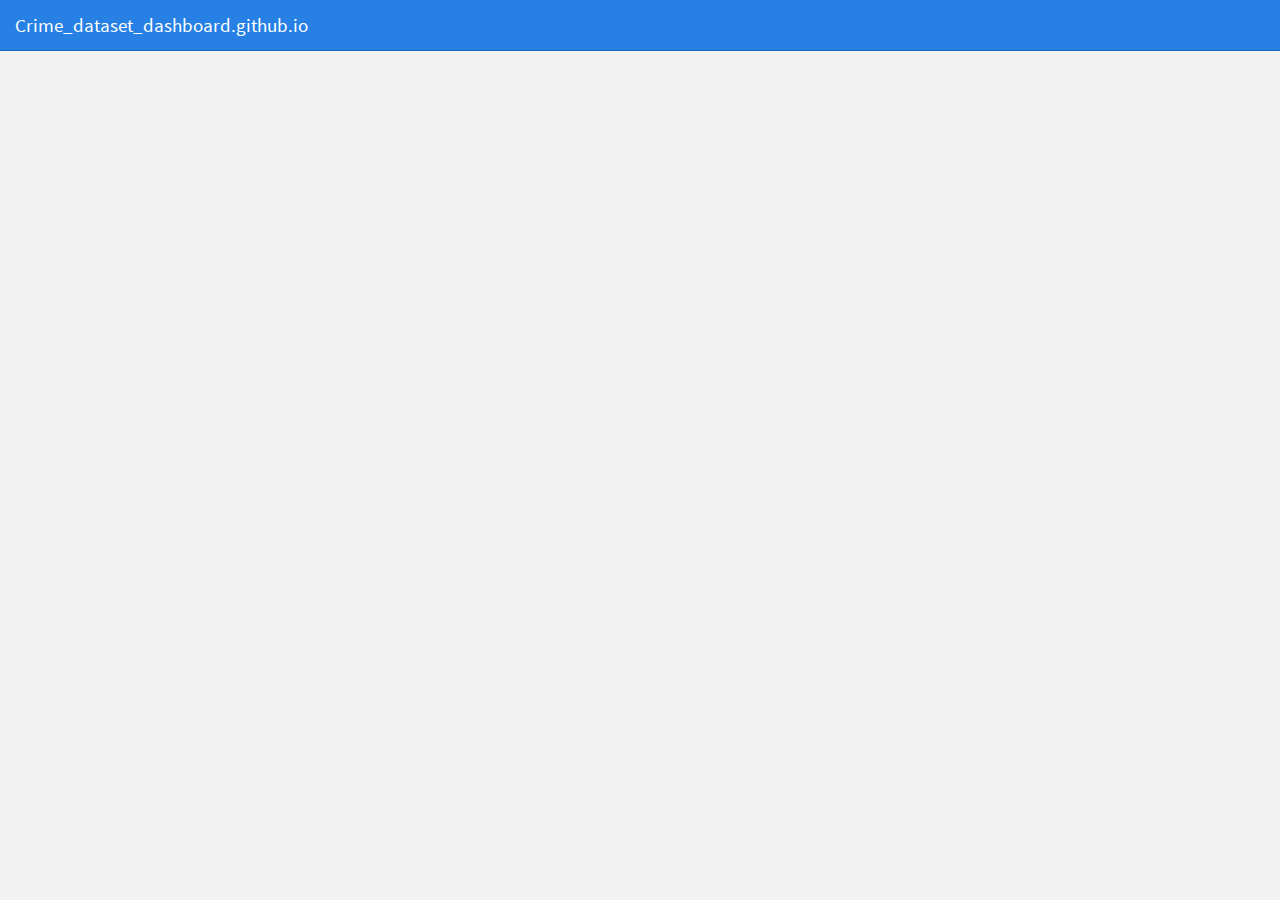
<file: dashboard_Crime_Dataset.html>
<!DOCTYPE html>
<html xmlns="http://www.w3.org/1999/xhtml">
<head>

<meta charset="utf-8">
<meta http-equiv="Content-Type" content="text/html; charset=utf-8" />
<meta name="generator" content="pandoc" />



<title>Crime_dataset_dashboard.github.io</title>

<meta property="og:title" content="Crime_dataset_dashboard.github.io" />

<meta name='viewport' content='width=device-width, initial-scale=1.0, maximum-scale=1.0, user-scalable=no' />

<link rel="icon" href="data:image/x-icon;" type="image/x-icon">


<script type="text/javascript">
window.FlexDashboardComponents = [];
</script>

<script src="site_libs/jquery-1.11.3/jquery.min.js"></script>
<meta name="viewport" content="width=device-width, initial-scale=1" />
<link href="site_libs/bootstrap-3.3.5/css/cosmo.min.css" rel="stylesheet" />
<script src="site_libs/bootstrap-3.3.5/js/bootstrap.min.js"></script>
<script src="site_libs/bootstrap-3.3.5/shim/html5shiv.min.js"></script>
<script src="site_libs/bootstrap-3.3.5/shim/respond.min.js"></script>
<script src="site_libs/stickytableheaders-0.1.19/jquery.stickytableheaders.min.js"></script>
<style type="text/css">

/*
 Dashboard CSS from Keen IO Dashboards
 (https://github.com/keen/dashboards)
*/

body {
  background: #f2f2f2;
  padding: 60px 0 0 8px; /* padding-top overridden by theme */
}

body hr {
  border-color: #d7d7d7;
  margin: 10px 0;
}

.navbar-inverse .navbar-nav > li > a,
.navbar .navbar-brand {
  text-decoration: none;
}

.navbar-logo {
  margin-top: 1px;
}

.navbar-logo img {
  margin-right: 12px;
}

.navbar-author {
  margin-left: 10px;
  font-size: 15px;
}

.navbar .dropdown-menu .fa {
  min-width: 20px;
}

.navbar .dropdown-menu {
  min-width: 150px;
  max-height: 500px;
  overflow: auto;
}

.chart-wrapper,
.nav-tabs-custom,
.sbframe-commentary
{
  background: #fff;
  border: 1px solid #e2e2e2;
  border-radius: 3px;
  margin-bottom: 8px;
  margin-right: 8px;
}

.chart-title {
  border-bottom: 1px solid #d7d7d7;
  color: #666;
  font-size: 14px;
  font-weight: 300;
  padding: 7px 10px 4px;
}

.chart-wrapper .chart-title:empty {
  display: none;
}

.chart-wrapper .chart-stage {
  overflow: hidden;
  padding: 5px 10px;
  position: relative;
}

.chart-wrapper .chart-notes {
  background: #fbfbfb;
  border-top: 1px solid #e2e2e2;
  color: #808080;
  font-size: 12px;
  padding: 8px 10px 5px;
}

/*
 CSS for handling flexbox layout
*/

#dashboard-container {
  visibility: hidden;
}

.tab-content>.dashboard-page-wrapper.active {
  display: -webkit-box;
  display: -webkit-flex;
  display: -ms-flexbox;
  display: flex;
}

.dashboard-page-wrapper {
  display: -webkit-box;
  display: -webkit-flex;
  display: -ms-flexbox;
  display: flex;
  -webkit-box-orient: vertical;
  -webkit-box-direction: normal;
  -webkit-flex-direction: column;
      -ms-flex-direction: column;
          flex-direction: column;
}

.dashboard-row-orientation {
  display: -webkit-box;
  display: -webkit-flex;
  display: -ms-flexbox;
  display: flex;
  -webkit-box-orient: vertical;
  -webkit-box-direction: normal;
  -webkit-flex-direction: column;
      -ms-flex-direction: column;
          flex-direction: column;
}

.dashboard-row {
  display: -webkit-box;
  display: -webkit-flex;
  display: -ms-flexbox;
  display: flex;
  -webkit-box-orient: horizontal;
  -webkit-box-direction: normal;
  -webkit-flex-direction: row;
      -ms-flex-direction: row;
          flex-direction: row;
}

.dashboard-row-flex {
  -webkit-box-flex: 1;
  -webkit-flex: 1;
      -ms-flex: 1;
          flex: 1;
}

.dashboard-column-orientation {
  display: -webkit-box;
  display: -webkit-flex;
  display: -ms-flexbox;
  display: flex;
  -webkit-box-orient: horizontal;
  -webkit-box-direction: normal;
  -webkit-flex-direction: row;
      -ms-flex-direction: row;
          flex-direction: row;
}

.dashboard-column {
  -webkit-box-flex: 1;
  -webkit-flex: 1;
      -ms-flex: 1;
          flex: 1;
  display: -webkit-box;
  display: -webkit-flex;
  display: -ms-flexbox;
  display: flex;
  -webkit-box-orient: vertical;
  -webkit-box-direction: normal;
  -webkit-flex-direction: column;
      -ms-flex-direction: column;
          flex-direction: column;
}

.chart-wrapper-flex {
  -webkit-box-flex: 1;
  -webkit-flex: 1;
      -ms-flex: 1;
          flex: 1;
  display: -webkit-box;
  display: -webkit-flex;
  display: -ms-flexbox;
  display: flex;
  -webkit-box-orient: vertical;
  -webkit-box-direction: normal;
  -webkit-flex-direction: column;
      -ms-flex-direction: column;
          flex-direction: column;
}

.chart-stage-flex {
  -webkit-box-flex: 1;
  -webkit-flex: 1;
      -ms-flex: 1;
          flex: 1;
  position: relative;
}

.chart-shim {
  position: absolute;
  left: 8px; top: 8px; right: 8px; bottom: 8px;
}

.no-padding .chart-shim {
  left: 0; top: 0; right: 0; bottom: 0;
}

.flowing-content-shim {
  overflow: auto;
  left: 0; top: 0; right: 0; bottom: 0;
  padding-left: 8px;
  padding-right: 8px;
}

.flowing-content-container {
  padding-top: 8px;
  padding-bottom: 8px;
}

.chart-stage .table-bordered {
  border: none;
}

.chart-stage .table-bordered > tbody > tr > th,
.chart-stage .table-bordered > tfoot > tr > th,
.chart-stage .table-bordered > tbody > tr > td,
.chart-stage .table-bordered > tfoot > tr > td {
  border: none;
}

.chart-stage .table-bordered > tbody > tr > td {
  border-top: 1px solid #dddddd;
}

.chart-stage .table-bordered > thead > tr > th {
  border: none;
  border-bottom: 2px solid #dddddd;
}

.bootstrap-table table>thead {
  background-color: #fff;
}

.bootstrap-table table.data,
.bootstrap-table table.shiny-table {
  width: inherit !important;
}

.bootstrap-table table.data>tbody>tr>th,
.bootstrap-table table.shiny-table>tbody>tr>th {
  border-top: none;
  border-bottom: 2px solid #dddddd;
  padding: 5px;
}

.bootstrap-table .data td[align=right] {
  font-family: inherit;
}

.chart-wrapper form {
  padding-left: 5px;
  padding-right: 5px;
}

.shiny-input-container label {
  font-weight: normal;
}

.chart-stage .html-widget {
  width: 100% !important;
  height: 100% !important;
}

.chart-stage .html-widget-static-bound {
  width: 100% !important;
  height: 100% !important;
}

.chart-stage .shiny-bound-output {
  width: 100% !important;
  height: 100% !important;
}

/* Omit display of empty paragraphs */

.chart-shim>p:empty {
  display: none;
}

.chart-stage>p:empty {
  display: none;
}

/* Omit display of special knitr options div*/

.chart-stage .knitr-options {
  display: none;
}

/* Automatically resizing images */

.image-container {
  position: absolute;
  top: 0;
  left: 0;
  right: 0;
  bottom: 0;
  margin: 0;
}

.image-container img {
  opacity: 0;
  overflow: hidden;
}

/* Value box */

.value-box {
  border-radius: 2px;
  position: relative;
  display: block;
  margin-right: 8px;
  margin-bottom: 8px;
  box-shadow: 0 1px 1px rgba(0, 0, 0, 0.1);
}

.value-box > .inner {
  padding: 10px;
  padding-left: 20px;
  padding-right: 20px;
}

.value-box .value {
  font-size: 38px;
  font-weight: bold;
  margin: 0 0 3px 0;
  white-space: nowrap;
  padding: 0;
}

.value-box .caption {
  font-size: 15px;
}
.value-box .caption > small {
  display: block;
  font-size: 13px;
  margin-top: 5px;
}

.value-box .icon i {
  position: absolute;
  top: 15px;
  right: 15px;
  font-size: 80px;
  color: rgba(0, 0, 0, 0.15);
}

.linked-value:hover {
  cursor: pointer;
}

.value-box.linked-value:hover {
  box-shadow: 0 2px 2px rgba(0, 0, 0, 0.3);
}

/* STORYBOARD */

.storyboard-nav button {
  background: transparent;
  border: 0;
  opacity: .3;
  outline: none;
  padding: 0;
}

.storyboard-nav button:hover,
.storyboard-nav button:hover {
  opacity: .5;
}

.storyboard-nav button:disabled,
.storyboard-nav button:disabled {
  opacity: .1;
}

.storyboard-nav .sbnext,
.storyboard-nav .sbprev {
  float: left;
  width: 2%;
  height: 120px;
  font-size: 50px;
}

.storyboard-nav .sbprev {
  text-align: left;
  width: 2%;
}

.storyboard-nav .sbnext {
  float: right;
  text-align: right;
  margin-right: 8px;
}

.storyboard-nav .sbframelist {
  margin: 0 auto;
  width: 94%;
  height: 120px;
  overflow: hidden;
  text-shadow: none;
  margin-bottom: 8px;
}

.storyboard-nav .sbframelist ul {
  list-style: none;
  margin: 0;
  padding: 0;
  height: 100%;
}

.storyboard-nav .sbframelist ul li {
  float: left;
  width: 270px;
  height: 100%;
  padding: 10px 10px 10px 10px;
  margin-right: 8px;
  background: #fff;
  border: 1px solid #e2e2e2;
  border-radius: 3px;
  color: #3a3c47;
  text-align: left;
  font-size: 14px;
  cursor: pointer;
}

.storyboard-nav .sbframelist ul li:last-child {
  margin-right: 0px;
}

.storyboard-nav .sbframelist ul li.active {
  color: #fff;
  background: #B8B8B8;
}

.sbframe-commentary {
  width: 300px;
  background: #fbfbfb;
  font-size: 14px;
}

.sbframe-commentary ul {
  padding-left: 22px;
}

.sbframe.active {
  display: flex;
}

.sbframe:not(.active) {
  display: none;
}

/* NAV TABS */

.nav-tabs-custom > .nav-tabs {
  margin: 0;
  border-bottom: 1px solid #d7d7d7;
  color: #666;
  font-size: 14px;
  font-weight: 300;
  border-top-right-radius: 3px;
  border-top-left-radius: 3px;
}
.nav-tabs-custom > .nav-tabs > li {
  border-top: 3px solid transparent;
  margin-bottom: -1px;
  margin-right: 5px;
}
.nav-tabs-custom > .nav-tabs > li > a,
.nav-tabs-custom > .nav-tabs > li > a:active {
  color: #666;
  font-weight: 300;
  font-size: 14px;
  border-radius: 0;
  padding: 3px 10px 5px;
  text-transform: none;
}

.nav-tabs-custom > .nav-tabs > li:not(.active) > a {
  border-bottom-color: transparent;
}

.nav-tabs-custom > .nav-tabs > li > a.text-muted {
  color: #999;
}
.nav-tabs-custom > .nav-tabs > li > a,
.nav-tabs-custom > .nav-tabs > li > a:hover {
  background: transparent;
  margin: 0;
}
.nav-tabs-custom > .nav-tabs > li > a:hover {
  color: #999;
}
.nav-tabs-custom > .nav-tabs > li:not(.active) > a:hover,
.nav-tabs-custom > .nav-tabs > li:not(.active) > a:focus,
.nav-tabs-custom > .nav-tabs > li:not(.active) > a:active {
  border-color: transparent;
}
.nav-tabs-custom > .nav-tabs > li.active {
  border-top-color: #3c8dbc;
}
.nav-tabs-custom > .nav-tabs > li.active > a,
.nav-tabs-custom > .nav-tabs > li.active:hover > a {
  background-color: #fff;
  color: #666;
}
.nav-tabs-custom > .nav-tabs > li.active > a {
  border-top-color: transparent;
  border-left-color: #d7d7d7;
  border-right-color: #d7d7d7;
}
.nav-tabs-custom > .nav-tabs > li:first-of-type {
  margin-left: 0;
}
.nav-tabs-custom > .nav-tabs > li:first-of-type.active > a {
  border-left-color: transparent;
}
.nav-tabs-custom > .nav-tabs.pull-right {
  float: none !important;
}
.nav-tabs-custom > .nav-tabs.pull-right > li {
  float: right;
}
.nav-tabs-custom > .nav-tabs.pull-right > li:first-of-type {
  margin-right: 0;
}
.nav-tabs-custom > .nav-tabs.pull-right > li:first-of-type > a {
  border-left-width: 1px;
}
.nav-tabs-custom > .nav-tabs.pull-right > li:first-of-type.active > a {
  border-left-color: #d7d7d7;
  border-right-color: transparent;
}
.nav-tabs-custom > .nav-tabs > li.header {
  line-height: 35px;
  padding: 0 10px;
  font-size: 20px;
  color: #666;
}
.nav-tabs-custom > .nav-tabs > li.header > .fa,
.nav-tabs-custom > .nav-tabs > li.header > .glyphicon,
.nav-tabs-custom > .nav-tabs > li.header > .ion {
  margin-right: 5px;
}
.nav-tabs-custom > .tab-content {
  background: #fff;
  padding: 0;
  border-bottom-right-radius: 3px;
  border-bottom-left-radius: 3px;
  display: -webkit-box;
  display: -webkit-flex;
  display: -ms-flexbox;
  display: flex;
}

.nav-tabs-custom > .tab-content > .chart-wrapper {
  background: #fff;
  border: none;
  margin: 0;
}


.nav-tabs-custom > .tab-content > .active {
  display: -webkit-box;
  display: -webkit-flex;
  display: -ms-flexbox;
  display: flex;
}

.nav-tabs-custom .dropdown.open > a:active,
.nav-tabs-custom .dropdown.open > a:focus {
  background: transparent;
  color: #999;
}


@media (max-width: 767px) {
  .value-box {
    text-align: center;
    margin-right: 8px;
  }
  .value-box .icon {
    display: none;
  }
}

/* Fixed position sidebar */

.section.sidebar {
  position: fixed;
  top: 51px; /* overridden by theme */
  left: 0;
  bottom: 0;
  border-right: 1px solid #e2e2e2;
  background-color: white; /* overridden by theme */
  padding-left: 10px;
  padding-right: 10px;
  visibility: hidden;
  overflow: auto;
}

.section.sidebar form p:first-child {
  margin-top: 10px;
}

/* Embedded source code */

#flexdashboard-source-code {
  display: none;
}

.featherlight-content #flexdashboard-source-code {
  display: inline-block;
}

.featherlight-content {
  width: 80%;
  max-width: 800px;
  padding: 0 !important;
  border-bottom: none !important;
}

.featherlight:last-of-type {
  background: rgba(0, 0, 0, 0.7);
}

.featherlight-inner {
  width: 100%;
}

.featherlight-content pre {
  margin: 0;
  border: 0;
  background: #fff;
  font-size: 12px;
}

.unselectable {
  -ms-user-select: none;
  -webkit-user-select: none;
  -khtml-user-select: none;
  -moz-user-select: -moz-none;
  -o-user-select: none;
  user-select: none;
}

#flexdashboard-source-code code {
  -ms-user-select: text;
  -webkit-user-select: text;
  -khtml-user-select: text;
  -moz-user-select: text;
  -o-user-select: text;
  user-select: text;
}

/* DataTables Tweaks */

.dataTables_filter input[type="search"] {
  -webkit-appearance: searchfield;
  outline: none;
}

.dataTables_wrapper.no-footer
.dataTables_info {
  padding-top: 0;
}


table.dataTable thead th {
  border-bottom: 1px solid #d7d7d7;
}

.dataTables_wrapper.no-footer .dataTables_scrollBody {
  border-bottom: 1px solid #d7d7d7;
}

/* Mobile phone only CSS */

.desktop-layout div.section.mobile {
  display: none;
}

.mobile-layout div.section.no-mobile {
  display: none;
}

.mobile-figure {
  display: none;
}



body {
  padding-top: 60px;
}

.section.sidebar {
  top: 51px;
  background-color: rgba(39, 128, 227, 0.1);
}

.value-box {
  color: #f9f9f9;
}

.bg-primary {
  background-color: rgba(39, 128, 227, 0.7);
}

.storyboard-nav .sbframelist ul li.active {
  background-color: rgba(39, 128, 227, 0.7);
}

.nav-tabs-custom > .nav-tabs > li.active {
  border-top-color: rgba(39, 128, 227, 0.7);
}

.bg-info {
  background-color: rgba(153, 84, 187, 0.7);
}

.bg-warning {
  background-color: rgba(255, 117, 24, 0.7);
}

.bg-danger {
  background-color: rgba(255, 0, 57, 0.7);
}

.bg-success {
  background-color: rgba(63, 182, 24, 0.7);
}

.chart-title {
  font-weight: 500;
}

.nav-tabs-custom > .nav-tabs > li > a,
.nav-tabs-custom > .nav-tabs > li > a:active {
  font-weight: 500;
}

@media only screen and (min-width: 768px) {
html, body {
  height: 100%;
}

#dashboard-container {
  height: 100%;
}
}
</style>



</head>

<body>

<div class="navbar navbar-inverse navbar-fixed-top" role="navigation">
<div class="container-fluid">
<div class="navbar-header">

<button id="navbar-button" type="button" class="navbar-toggle collapsed" data-toggle="collapse" data-target="#navbar">
<span class="icon-bar"></span>
<span class="icon-bar"></span>
<span class="icon-bar"></span>
</button>

<span class="navbar-logo pull-left">
  
</span>
<span class="navbar-brand">
  Crime_dataset_dashboard.github.io
  <span class="navbar-author">
        </span>
</span>

</div>
<div id="navbar" class="navbar-collapse collapse">
<ul class="nav navbar-nav navbar-left">
</ul>
<ul class="nav navbar-nav navbar-right">
</ul>
</div><!--/.nav-collapse-->
</div><!--/.container-->
</div><!--/.navbar-->

<script type="text/javascript">


var FlexDashboard = (function () {

  // initialize options
  var _options = {};

  var FlexDashboard = function() {

    // default options
    _options = $.extend(_options, {
      theme: "cosmo",
      fillPage: false,
      orientation: 'columns',
      storyboard: false,
      defaultFigWidth: 576,
      defaultFigHeight: 461,
      defaultFigWidthMobile: 360,
      defaultFigHeightMobile: 461,
      isMobile: false,
      isPortrait: false
    });
  };

  function init(options) {

    // extend default options
    $.extend(true, _options, options);

    // add ids to sections that don't have them (pandoc won't assign ids
    // to e.g. sections with titles consisting of only chinese characters)
    var nextId = 1;
    $('.level1:not([id]),.level2:not([id]),.level3:not([id])').each(function() {
      $(this).attr('id', 'dashboard-' + nextId++);
    });

    // find navbar items
    var navbarItems = $('#flexdashboard-navbar');
    if (navbarItems.length)
      navbarItems = JSON.parse(navbarItems.html());
    addNavbarItems(navbarItems);

    // find the main dashboard container
    var dashboardContainer = $('#dashboard-container');

    // resolve mobile classes
    resolveMobileClasses(dashboardContainer);

    // one time global initialization for components
    componentsInit(dashboardContainer);

    // look for a global sidebar
    var globalSidebar = dashboardContainer.find(".section.level1.sidebar");
    if (globalSidebar.length > 0) {

      // global layout for fullscreen displays
      if (!isMobilePhone()) {

         // hoist it up to the top level
         globalSidebar.insertBefore(dashboardContainer);

         // lay it out (set width/positions)
         layoutSidebar(globalSidebar, dashboardContainer);

      // tuck sidebar into first page for mobile phones
      } else {

        // convert it into a level3 section
        globalSidebar.removeClass('sidebar');
        globalSidebar.removeClass('level1');
        globalSidebar.addClass('level3');
        var h1 = globalSidebar.children('h1');
        var h3 = $('<h3></h3>');
        h3.html(h1.html());
        h3.insertBefore(h1);
        h1.remove();

        // move it into the first page
        var page = dashboardContainer.find('.section.level1').first();
        if (page.length > 0)
          page.prepend(globalSidebar);
      }
    }

    // look for pages to layout
    var pages = $('div.section.level1');
    if (pages.length > 0) {

        // find the navbar and collapse on clicked
        var navbar = $('#navbar');
        navbar.on("click", "a[data-toggle!=dropdown]", null, function () {
           navbar.collapse('hide');
        });

        // envelop the dashboard container in a tab content div
        dashboardContainer.wrapInner('<div class="tab-content"></div>');

        pages.each(function(index) {

          // lay it out
          layoutDashboardPage($(this));

          // add it to the navbar
          addToNavbar($(this), index === 0);

        });

    } else {

      // remove the navbar and navbar button if we don't
      // have any navbuttons
      if (navbarItems.length === 0) {
        $('#navbar').remove();
        $('#navbar-button').remove();
      }

      // add the storyboard class if requested
      if (_options.storyboard)
        dashboardContainer.addClass('storyboard');

      // layout the entire page
      layoutDashboardPage(dashboardContainer);
    }

    // if we are in shiny we need to trigger a window resize event to
    // force correct layout of shiny-bound-output elements
    if (isShinyDoc())
      $(window).trigger('resize');

    // make main components visible
    $('.section.sidebar').css('visibility', 'visible');
    dashboardContainer.css('visibility', 'visible');

    // handle location hash
    handleLocationHash();

    // intialize prism highlighting
    initPrismHighlighting();

    // record mobile and orientation state then register a handler
    // to refresh if it changes
    _options.isMobile = isMobilePhone();
    _options.isPortrait = isPortrait();
    $(window).on('resize', function() {
      if (_options.isMobile !== isMobilePhone() ||
          _options.isPortrait !== isPortrait()) {
        window.location.reload();
      }
    });

    // trigger layoutcomplete event
    dashboardContainer.trigger('flexdashboard:layoutcomplete');
  }

  function resolveMobileClasses(dashboardContainer) {
     // add top level layout class
    dashboardContainer.addClass(isMobilePhone() ? 'mobile-layout' :
                                                  'desktop-layout');

    // look for .mobile sections and add .no-mobile to their peers
    var mobileSections = $('.section.mobile');
    mobileSections.each(function() {
       var id = $(this).attr('id');
       var nomobileId = id.replace(/-\d+$/, '');
       $('#' + nomobileId).addClass('no-mobile');
    });
  }

  function addNavbarItems(navbarItems) {

    var navbarLeft = $('ul.navbar-left');
    var navbarRight = $('ul.navbar-right');

    for (var i = 0; i<navbarItems.length; i++) {

      // get the item
      var item = navbarItems[i];

      // determine the container
      var container = null;
      if (item.align === "left")
        container = navbarLeft;
      else
        container = navbarRight;

      // navbar menu if we have multiple items
      if (item.items) {
        var menu = navbarMenu(null, item.icon, item.title, container);
        for (var j = 0; j<item.items.length; j++) {
          var subItem = item.items[j];
          var li = $('<li></li>');
          li.append(navbarLink(subItem.icon, subItem.title, subItem.href, subItem.target));
          menu.append(li);
        }
      } else {
        var li = $('<li></li>');
        li.append(navbarLink(item.icon, item.title, item.href, item.target));
        container.append(li);
      }
    }
  }

  // create or get a reference to an existing dropdown menu
  function navbarMenu(id, icon, title, container) {
    var existingMenu = [];
    if (id)
      existingMenu = container.children('#' + id);
    if (existingMenu.length > 0) {
      return existingMenu.children('ul');
    } else {
      var li = $('<li></li>');
      if (id)
        li.attr('id', id);
      li.addClass('dropdown');
      // auto add "Share" title on mobile if necessary
      if (!title && icon && (icon === "fa-share-alt") && isMobilePhone())
        title = "Share";
      if (title) {
        title = title + ' <span class="caret"></span>';
      }
      var a = navbarLink(icon, title, "#");
      a.addClass('dropdown-toggle');
      a.attr('data-toggle', 'dropdown');
      a.attr('role', 'button');
      a.attr('aria-expanded', 'false');
      li.append(a);
      var ul = $('<ul class="dropdown-menu"></ul>');
      ul.attr('role', 'menu');
      li.append(ul);
      container.append(li);
      return ul;
    }
  }

  function addToNavbar(page, active) {

    // capture the id and data-icon attribute (if any)
    var id = page.attr('id');
    var icon = page.attr('data-icon');
    var navmenu = page.attr('data-navmenu');

    // get hidden state (transfer this to navbar)
    var hidden = page.hasClass('hidden');
    page.removeClass('hidden');

    // sanitize the id for use with bootstrap tabs
    id = id.replace(/[.\/?&!#<>]/g, '').replace(/\s/g, '_');
    page.attr('id', id);

    // get the wrapper
    var wrapper = page.closest('.dashboard-page-wrapper');

    // move the id to the wrapper
    page.removeAttr('id');
    wrapper.attr('id', id);

    // add the tab-pane class to the wrapper
    wrapper.addClass('tab-pane');
    if (active)
      wrapper.addClass('active');

    // get a reference to the h1, discover it's id and title, then remove it
    var h1 = wrapper.find('h1').first();
    var title = h1.html();
    h1.remove();

    // create a navbar item
    var li = $('<li></li>');
    var a = navbarLink(icon, title, '#' + id);
    a.attr('data-toggle', 'tab');
    li.append(a);

    // add it to the navbar (or navbar menu if specified)
    var container = $('ul.navbar-left');
    if (navmenu) {
      var menuId = navmenu.replace(/\s+/g, '');
      var menu = navbarMenu(menuId, null, navmenu, container);
      menu.append(li);
    } else {
      container.append(li);
    }

    // hide it if requested
    if (hidden)
      li.addClass('hidden');
  }

  function navbarLink(icon, title, href, target) {

    var a = $('<a></a>');
    if (icon) {

      // get the name of the icon set and icon
      var dashPos = icon.indexOf("-");
      var iconSet = icon.substring(0, dashPos);
      var iconName = icon.substring(dashPos + 1);

      // create the icon
      var iconElement = $('<span class="' + iconSet + ' ' + icon + '"></span>');
      if (title)
        iconElement.css('margin-right', '7px');
      a.append(iconElement);
      // if href is null see if we can auto-generate based on icon (e.g. social)
      if (!href)
        maybeGenerateLinkFromIcon(iconName, a);
    }
    if (title)
      a.append(title);

    // add the href.
    if (href) {
      if (href === "source_embed") {
        a.attr('href', '#');
        a.attr('data-featherlight', "#flexdashboard-source-code");
        a.featherlight({
            beforeOpen: function(event){
              $('body').addClass('unselectable');
            },
            afterClose: function(event){
              $('body').removeClass('unselectable');
            }
        });
      } else {
        a.attr('href', href);
      }
    }

    // add the arget
    if (target)
      a.attr('target', target);

    return a;
  }

  // auto generate a link from an icon name (e.g. twitter) when possible
  function maybeGenerateLinkFromIcon(iconName, a) {

     var serviceLinks = {
      "twitter": "https://twitter.com/share?text=" + encodeURIComponent(document.title) + "&url="+encodeURIComponent(location.href),
      "facebook": "https://www.facebook.com/sharer/sharer.php?s=100&p[url]="+encodeURIComponent(location.href),
      "google-plus": "https://plus.google.com/share?url="+encodeURIComponent(location.href),
      "linkedin": "https://www.linkedin.com/shareArticle?mini=true&url="+encodeURIComponent(location.href) + "&title=" + encodeURIComponent(document.title),
      "pinterest": "https://pinterest.com/pin/create/link/?url="+encodeURIComponent(location.href) + "&description=" + encodeURIComponent(document.title)
    };

    var makeSocialLink = function(a, href) {
      a.attr('href', '#');
      a.on('click', function(e) {
        e.preventDefault();
        window.open(href);
      });
    };

    $.each(serviceLinks, function(key, value) {
      if (iconName.indexOf(key) !== -1)
        makeSocialLink(a, value);
    });
  }

  // layout a dashboard page
  function layoutDashboardPage(page) {

    // use a page wrapper so that free form content above the
    // dashboard appears at the top rather than the side (as it
    // would without the wrapper in a column orientation)
    var wrapper = $('<div class="dashboard-page-wrapper"></div>');
    page.wrap(wrapper);

    // if there are no level2 or level3 headers synthesize a level3
    // header to contain the (e.g. frame it, scroll container, etc.)
    var headers = page.find('h2,h3');
    if (headers.length === 0)
      page.wrapInner('<div class="section level3"></div>');

    // hoist up any content before level 2 or level 3 headers
    var children = page.children();
    children.each(function(index) {
      if ($(this).hasClass('level2') || $(this).hasClass('level3'))
        return false;
      $(this).insertBefore(page);
    });

    // determine orientation and fillPage behavior for distinct media
    var orientation, fillPage, storyboard;

    // media: mobile phone
    if (isMobilePhone()) {

      // if there is a sidebar we need to ensure it's content
      // is properly framed as an h3
      var sidebar = page.find('.section.sidebar');
      sidebar.removeClass('sidebar');
      sidebar.wrapInner('<div class="section level3"></div>');
      var h2 = sidebar.find('h2');
      var h3 = $('<h3></h3>');
      h3.html(h2.html());
      h3.insertBefore(h2);
      h2.remove();

      // wipeout h2 elements then enclose them in a single h2
      var level2 = page.find('div.section.level2');
      level2.each(function() {
        level2.children('h2').remove();
        level2.children().unwrap();
      });
      page.wrapInner('<div class="section level2"></div>');

      // substitute mobile images
      if (isPortrait()) {
        var mobileFigures = $('img.mobile-figure');
        mobileFigures.each(function() {
          // get the src (might be base64 encoded)
          var src = $(this).attr('src');

          // find it's peer
          var id = $(this).attr('data-mobile-figure-id');
          var img = $('img[data-figure-id=' + id + "]");
          img.attr('src', src)
             .attr('width', _options.defaultFigWidthMobile)
             .attr('height', _options.defaultFigHeightMobile);
        });
      }

      // hoist storyboard commentary into it's own section
      if (page.hasClass('storyboard')) {
        var commentaryHR = page.find('div.section.level3 hr');
        commentaryHR.each(function() {
          var commentary = $(this).nextAll().detach();
          var commentarySection = $('<div class="section level3"></div>');
          commentarySection.append(commentary);
          commentarySection.insertAfter($(this).closest('div.section.level3'));
          $(this).remove();
        });
      }

      // force a non full screen layout by columns
      orientation = _options.orientation = 'columns';
      fillPage = _options.fillPage = false;
      storyboard = _options.storyboard = false;

    // media: desktop
    } else {

      // determine orientation
      orientation = page.attr('data-orientation');
      if (orientation !== 'rows' && orientation != 'columns')
        orientation = _options.orientation;

      // determine storyboard mode
      storyboard = page.hasClass('storyboard');

      // fillPage based on options (force for storyboard)
      fillPage = _options.fillPage || storyboard;

      // handle sidebar
      var sidebar = page.find('.section.level2.sidebar');
      if (sidebar.length > 0)
        layoutSidebar(sidebar, page);
    }

    // give it and it's parent divs height: 100% if we are in fillPage mode
    if (fillPage) {
      page.addClass('vertical-layout-fill');
      page.css('height', '100%');
      page.parents('div').css('height', '100%');
    } else {
      page.addClass('vertical-layout-scroll');
    }

    // perform the layout
    if (storyboard)
      layoutPageAsStoryboard(page);
    else if (orientation === 'rows')
      layoutPageByRows(page, fillPage);
    else if (orientation === 'columns')
      layoutPageByColumns(page, fillPage);
  }

  function layoutSidebar(sidebar, content) {

    // get it out of the header hierarchy
    sidebar = sidebar.first();
    if (sidebar.hasClass('level1')) {
      sidebar.removeClass('level1');
      sidebar.children('h1').remove();
    } else if (sidebar.hasClass('level2')) {
      sidebar.removeClass('level2');
      sidebar.children('h2').remove();
    }

    // determine width
    var sidebarWidth = isTablet() ? 220 : 250;
    var dataWidth = parseInt(sidebar.attr('data-width'));
    if (dataWidth)
      sidebarWidth = dataWidth;

    // set the width and shift the page right to accomodate the sidebar
    sidebar.css('width', sidebarWidth + 'px');
    content.css('padding-left', sidebarWidth + 'px');

    // wrap it's contents in a form
    sidebar.wrapInner($('<form></form>'));
  }

  function layoutPageAsStoryboard(page) {

    // create storyboard navigation
    var nav = $('<div class="storyboard-nav"></div>');

    // add navigation buttons
    var prev = $('<button class="sbprev"><i class="fa fa-angle-left"></i></button>');
    nav.append(prev);
    var next= $('<button class="sbnext"><i class="fa fa-angle-right"></i></button>');
    nav.append(next);

    // add navigation frame
    var frameList = $('<div class="sbframelist"></div>');
    nav.append(frameList);
    var ul = $('<ul></ul>');
    frameList.append(ul);

     // find all the level3 sections (those are the storyboard frames)
    var frames = page.find('div.section.level3');
    frames.each(function() {

      // mark it
      $(this).addClass('sbframe');

      // divide it into chart content and (optional) commentary
      $(this).addClass('dashboard-column-orientation');

      // stuff the chart into it's own div w/ flex
      $(this).wrapInner('<div class="sbframe-component"></div>');
      setFlex($(this), 1);
      var frame = $(this).children('.sbframe-component');

      // extract the title from the h3
      var li = $('<li></li>');
      var h3 = frame.children('h3');
      li.html(h3.html());
      h3.remove();
      ul.append(li);

      // extract commentary
      var hr = frame.children('hr');
      if (hr.length) {
        var commentary = hr.nextAll().detach();
        hr.remove();
        var commentaryFrame = $('<div class="sbframe-commentary"></div>');
        commentaryFrame.addClass('flowing-content-shim');
        commentaryFrame.addClass('flowing-content-container');
        commentaryFrame.append(commentary);
        $(this).append(commentaryFrame);

        // look for a data-commentary-width attribute
        var commentaryWidth = $(this).attr('data-commentary-width');
        if (commentaryWidth)
          commentaryFrame.css('width', commentaryWidth + 'px');
      }

      // layout the chart (force flex)
      var result = layoutChart(frame, true);

      // ice the notes if there are none
      if (!result.notes)
        frame.find('.chart-notes').remove();

      // set flex on chart
      setFlex(frame, 1);
    });

    // create a div to hold all the frames
    var frameContent = $('<div class="sbframe-content"></div>');
    frameContent.addClass('dashboard-row-orientation');
    frameContent.append(frames.detach());

    // row orientation to stack nav and frame content
    page.addClass('dashboard-row-orientation');
    page.append(nav);
    page.append(frameContent);
    setFlex(frameContent, 1);

    // initialize sly
    var sly = new Sly(frameList, {
    		horizontal: true,
    		itemNav: 'basic',
    		smart: true,
    		activateOn: 'click',
    		startAt: 0,
    		scrollBy: 1,
    		activatePageOn: 'click',
    		speed: 200,
    		moveBy: 600,
    		dragHandle: true,
    		dynamicHandle: true,
    		clickBar: true,
    		keyboardNavBy: 'items',
    		next: next,
    		prev: prev
    	}).init();

    // make first frame active
    frames.removeClass('active');
    frames.first().addClass('active');

    // subscribe to frame changed events
    sly.on('active', function (eventName, itemIndex) {
      frames.removeClass('active');
      frames.eq(itemIndex).addClass('active')
                          .trigger('shown');
    });
  }

  function layoutPageByRows(page, fillPage) {

    // row orientation
    page.addClass('dashboard-row-orientation');

    // find all the level2 sections (those are the rows)
    var rows = page.find('div.section.level2');

    // if there are no level2 sections then treat the
    // entire page as if it's a level 2 section
    if (rows.length === 0) {
      page.wrapInner('<div class="section level2"></div>');
      rows = page.find('div.section.level2');
    }

    rows.each(function () {

      // flags
      var haveNotes = false;
      var haveFlexHeight = true;

      // remove the h2
      $(this).children('h2').remove();

      // check for a tabset
      var isTabset = $(this).hasClass('tabset');
      if (isTabset)
        layoutTabset($(this));

      // give it row layout semantics if it's not a tabset
      if (!isTabset)
        $(this).addClass('dashboard-row');

      // find all of the level 3 subheads
      var columns = $(this).find('div.section.level3');

      // determine figureSizes sizes
      var figureSizes = chartFigureSizes(columns);

      // fixup the columns
      columns.each(function(index) {

        // layout the chart (force flex if we are in a tabset)
        var result = layoutChart($(this), isTabset);

        // update flexHeight state
        if (!result.flex)
          haveFlexHeight = false;

        // update state
        if (result.notes)
          haveNotes = true;

        // set the column flex based on the figure width
        // (value boxes will just get the default figure width)
        var chartWidth = figureSizes[index].width;
        setFlex($(this), chartWidth + ' ' + chartWidth + ' 0px');

      });

      // remove empty chart note divs
      if (isTabset)
        $(this).find('.chart-notes').filter(function() {
            return $(this).html() === "&nbsp;";
        }).remove();
      if (!haveNotes)
        $(this).find('.chart-notes').remove();

       // make it a flexbox row
      if (haveFlexHeight)
        $(this).addClass('dashboard-row-flex');

      // now we can set the height on all the wrappers (based on maximum
      // figure height + room for title and notes, or data-height on the
      // container if specified). However, don't do this if there is
      // no flex on any of the constituent columns
      var flexHeight = null;
      var dataHeight = parseInt($(this).attr('data-height'));
      if (dataHeight)
        flexHeight = adjustedHeight(dataHeight, columns.first());
      else if (haveFlexHeight)
        flexHeight = maxChartHeight(figureSizes, columns);
      if (flexHeight) {
        if (fillPage)
          setFlex($(this), flexHeight + ' ' + flexHeight + ' 0px');
        else {
          $(this).css('height', flexHeight + 'px');
          setFlex($(this), '0 0 ' + flexHeight + 'px');
        }
      }

    });
  }

  function layoutPageByColumns(page, fillPage) {

    // column orientation
    page.addClass('dashboard-column-orientation');

    // find all the level2 sections (those are the columns)
    var columns = page.find('div.section.level2');

    // if there are no level2 sections then treat the
    // entire page as if it's a level 2 section
    if (columns.length === 0) {
      page.wrapInner('<div class="section level2"></div>');
      columns = page.find('div.section.level2');
    }

    // layout each column
    columns.each(function (index) {

      // remove the h2
      $(this).children('h2').remove();

      // make it a flexbox column
      $(this).addClass('dashboard-column');

      // check for a tabset
      var isTabset = $(this).hasClass('tabset');
      if (isTabset)
        layoutTabset($(this));

      // find all the h3 elements
      var rows = $(this).find('div.section.level3');

      // get the figure sizes for the rows
      var figureSizes = chartFigureSizes(rows);

      // column flex is the max row width (or data-width if specified)
      var flexWidth;
      var dataWidth = parseInt($(this).attr('data-width'));
      if (dataWidth)
        flexWidth = dataWidth;
      else
        flexWidth = maxChartWidth(figureSizes);
      setFlex($(this), flexWidth + ' ' + flexWidth + ' 0px');

      // layout each chart
      rows.each(function(index) {

        // perform the layout
        var result = layoutChart($(this), false);

        // ice the notes if there are none
        if (!result.notes)
          $(this).find('.chart-notes').remove();

        // set flex height based on figHeight, then adjust
        if (result.flex) {
          var chartHeight = figureSizes[index].height;
          chartHeight = adjustedHeight(chartHeight, $(this));
          if (fillPage)
            setFlex($(this), chartHeight + ' ' + chartHeight + ' 0px');
          else {
            $(this).css('height', chartHeight + 'px');
            setFlex($(this), chartHeight + ' ' + chartHeight + ' ' + chartHeight + 'px');
          }
        }
      });
    });
  }

  function chartFigureSizes(charts) {

    // sizes
    var figureSizes = new Array(charts.length);

    // check each chart
    charts.each(function(index) {

      // start with default
      figureSizes[index] = {
        width: _options.defaultFigWidth,
        height: _options.defaultFigHeight
      };

      // look for data-height or data-width then knit options
      var dataWidth = parseInt($(this).attr('data-width'));
      var dataHeight = parseInt($(this).attr('data-height'));
      var knitrOptions = $(this).find('.knitr-options:first');
      var knitrWidth, knitrHeight;
      if (knitrOptions) {
        knitrWidth = parseInt(knitrOptions.attr('data-fig-width'));
        knitrHeight =  parseInt(knitrOptions.attr('data-fig-height'));
      }

      // width
      if (dataWidth)
        figureSizes[index].width = dataWidth;
      else if (knitrWidth)
        figureSizes[index].width = knitrWidth;

      // height
      if (dataHeight)
        figureSizes[index].height = dataHeight;
      else if (knitrHeight)
        figureSizes[index].height = knitrHeight;
    });

    // return sizes
    return figureSizes;
  }

  function maxChartHeight(figureSizes, charts) {

    // first compute the maximum height
    var maxHeight = _options.defaultFigHeight;
    for (var i = 0; i<figureSizes.length; i++)
      if (figureSizes[i].height > maxHeight)
        maxHeight = figureSizes[i].height;

    // now add offests for chart title and chart notes
    if (charts.length)
      maxHeight = adjustedHeight(maxHeight, charts.first());

    return maxHeight;
  }

  function adjustedHeight(height, chart) {
    if (chart.length > 0) {
      var chartTitle = chart.find('.chart-title');
      if (chartTitle.length)
        height += chartTitle.first().outerHeight();
      var chartNotes = chart.find('.chart-notes');
      if (chartNotes.length)
        height += chartNotes.first().outerHeight();
    }
    return height;
  }

  function maxChartWidth(figureSizes) {
    var maxWidth = _options.defaultFigWidth;
    for (var i = 0; i<figureSizes.length; i++)
      if (figureSizes[i].width > maxWidth)
        maxWidth = figureSizes[i].width;
    return maxWidth;
  }

  // layout a chart
  function layoutChart(chart, forceFlex) {

    // state to return
    var result = {
      notes: false,
      flex: false
    };

    // extract the title
    var title = extractTitle(chart);

    // find components that apply to this container
    var components = componentsFind(chart);

    // if it's a custom component then call it and return
    var customComponents = componentsCustom(components);
    if (customComponents.length) {
      componentsLayout(customComponents, title, chart);
      result.notes = false;
      result.flex = forceFlex || componentsFlex(customComponents);
      return result;
    }

    // put all the content in a chart wrapper div
    chart.addClass('chart-wrapper');
    chart.wrapInner('<div class="chart-stage"></div>');
    var chartContent = chart.children('.chart-stage');

    // flex the content if appropriate
    result.flex = forceFlex || componentsFlex(components);
    if (result.flex) {
      // add flex classes
      chart.addClass('chart-wrapper-flex');
      chartContent.addClass('chart-stage-flex');

      // additional shim to break out of flexbox sizing
      chartContent.wrapInner('<div class="chart-shim"></div>');
      chartContent = chartContent.children('.chart-shim');
    }

    // set custom data-padding attribute
    var pad = chart.attr('data-padding');
    if (pad) {
      if (pad === "0")
        chart.addClass('no-padding');
      else {
        pad = pad + 'px';
        chartContent.css('left', pad)
                    .css('top', pad)
                    .css('right', pad)
                    .css('bottom', pad)
      }
    }

    // call compoents
    componentsLayout(components, title, chartContent);

    // also activate components on shiny output
    findShinyOutput(chartContent).on('shiny:value',
      function(event) {
        var element = $(event.target);
        setTimeout(function() {

          // see if we opted out of flex based on our output (for shiny
          // we can't tell what type of output we have until after the
          // value is bound)
          var components = componentsFind(element);
          var flex = forceFlex || componentsFlex(components);
          if (!flex) {
            chart.css('height', "");
            setFlex(chart, "");
            chart.removeClass('chart-wrapper-flex');
            chartContent.removeClass('chart-stage-flex');
            chartContent.children().unwrap();
          }

          // perform layout
          componentsLayout(components, title, element.parent());
        }, 10);
      });

    // add the title
    var chartTitle = $('<div class="chart-title"></div>');
    chartTitle.html(title);
    chart.prepend(chartTitle);

    // add the notes section
    var chartNotes = $('<div class="chart-notes"></div>');
    chartNotes.html('&nbsp;');
    chart.append(chartNotes);

    // attempt to extract notes if we have a component
    if (components.length)
      result.notes = extractChartNotes(chartContent, chartNotes);

    // return result
    return result;
  }

  // build a tabset from a section div with the .tabset class
  function layoutTabset(tabset) {

    // check for fade option
    var fade = tabset.hasClass("tabset-fade");
    var navClass = "nav-tabs";

    // determine the heading level of the tabset and tabs
    var match = tabset.attr('class').match(/level(\d) /);
    if (match === null)
      return;
    var tabsetLevel = Number(match[1]);
    var tabLevel = tabsetLevel + 1;

    // find all subheadings immediately below
    var tabs = tabset.find("div.section.level" + tabLevel);
    if (!tabs.length)
      return;

    // create tablist and tab-content elements
    var tabList = $('<ul class="nav ' + navClass + '" role="tablist"></ul>');
    $(tabs[0]).before(tabList);
    var tabContent = $('<div class="tab-content"></div>');
    $(tabs[0]).before(tabContent);

    // build the tabset
    tabs.each(function(i) {

      // get the tab div
      var tab = $(tabs[i]);

      // get the id then sanitize it for use with bootstrap tabs
      var id = tab.attr('id');

      // sanitize the id for use with bootstrap tabs
      id = id.replace(/[.\/?&!#<>]/g, '').replace(/\s/g, '_');
      tab.attr('id', id);

      // get the heading element within it and grab it's text
      var heading = tab.find('h' + tabLevel + ':first');
      var headingText = heading.html();

      // build and append the tab list item
      var a = $('<a role="tab" data-toggle="tab">' + headingText + '</a>');
      a.attr('href', '#' + id);
      a.attr('aria-controls', id);
      var li = $('<li role="presentation"></li>');
      li.append(a);
      if (i === 0)
        li.attr('class', 'active');
      tabList.append(li);

      // set it's attributes
      tab.attr('role', 'tabpanel');
      tab.addClass('tab-pane');
      tab.addClass('tabbed-pane');
      tab.addClass('no-title');
      if (fade)
        tab.addClass('fade');
      if (i === 0) {
        tab.addClass('active');
        if (fade)
          tab.addClass('in');
      }

      // move it into the tab content div
      tab.detach().appendTo(tabContent);
    });

    // add nav-tabs-custom
    tabset.addClass('nav-tabs-custom');

    // internal layout is dashboard-column with tab-content flexing
    tabset.addClass('dashboard-column');
    setFlex(tabContent, 1);
  }

  // one time global initialization for components
  function componentsInit(dashboardContainer) {
    for (var i=0; i<window.FlexDashboardComponents.length; i++) {
      var component = window.FlexDashboardComponents[i];
      if (component.init)
        component.init(dashboardContainer);
    }
  }

  // find components that apply within a container
  function componentsFind(container) {

    // look for components
    var components = [];
    for (var i=0; i<window.FlexDashboardComponents.length; i++) {
      var component = window.FlexDashboardComponents[i];
      if (component.find(container).length)
        components.push(component);
    }

    // if there were none then use a special flowing content component
    // that just adds a scrollbar in fillPage mode
    if (components.length == 0) {
      components.push({
        find: function(container) {
          return container;
        },

        flex: function(fillPage) {
          return fillPage;
        },

        layout: function(title, container, element, fillPage) {
          if (fillPage) {
            container.addClass('flowing-content-shim');
            container.addClass('flowing-content-container');
          }
        }
      });
    }

    return components;
  }

  // if there is a custom component then pick it out
  function componentsCustom(components) {
    var customComponent = [];
    for (var i=0; i<components.length; i++)
      if (components[i].type === "custom") {
        customComponent.push(components[i]);
        break;
      }
    return customComponent;
  }

  // query all components for flex
  function componentsFlex(components) {

    // no components at all means no flex
    if (components.length === 0)
      return false;

    // otherwise query components (assume true unless we see false)
    var isMobile = isMobilePhone();
    for (var i=0; i<components.length; i++)
      if (components[i].flex && !components[i].flex(_options.fillPage))
        return false;
    return true;
  }

  // layout all components
  function componentsLayout(components, title, container) {
    var isMobile = isMobilePhone();
    for (var i=0; i<components.length; i++) {
      var element = components[i].find(container);
      if (components[i].layout) {
        // call layout (don't call other components if it returns false)
        var result = components[i].layout(title, container, element, _options.fillPage);
        if (result === false)
          return;
      }
    }
  }

  // get a reference to the h3, discover it's inner html, and remove it
  function extractTitle(container) {
    var h3 = container.children('h3').first();
    var title = '';
    if (!container.hasClass('no-title'))
      title = h3.html();
    h3.remove();
    return title;
  }

  // extract chart notes
  function extractChartNotes(chartContent, chartNotes) {
    // look for a terminating blockquote or image caption
    var blockquote = chartContent.children('blockquote:last-child');
    var caption = chartContent.children('div.image-container')
                              .children('p.caption');
    if (blockquote.length) {
      chartNotes.html(blockquote.children('p:first-child').html());
      blockquote.remove();
      return true;
    } else if (caption.length) {
      chartNotes.html(caption.html());
      caption.remove();
      return true;
    } else {
      return false;
    }
  }

  function findShinyOutput(chartContent) {
    return chartContent.find('.shiny-text-output, .shiny-html-output');
  }

  // safely detect rendering on a mobile phone
  function isMobilePhone() {
    try
    {
      return ! window.matchMedia("only screen and (min-width: 768px)").matches;
    }
    catch(e) {
      return false;
    }
  }

  function isFillPage() {
    return _options.fillPage;
  }

  // detect portrait mode
  function isPortrait() {
    return ($(window).width() < $(window).height());
  }

  // safely detect rendering on a tablet
  function isTablet() {
    try
    {
      return window.matchMedia("only screen and (min-width: 769px) and (max-width: 992px)").matches;
    }
    catch(e) {
      return false;
    }
  }

  // test whether this is a shiny doc
  function isShinyDoc() {
    return (typeof(window.Shiny) !== "undefined" && !!window.Shiny.outputBindings);
  }

  // set flex using vendor specific prefixes
  function setFlex(el, flex) {
    el.css('-webkit-box-flex', flex)
      .css('-webkit-flex', flex)
      .css('-ms-flex', flex)
      .css('flex', flex);
  }

  // support bookmarking of pages
  function handleLocationHash() {

    // restore tab/page from bookmark
    var hash = window.location.hash;
    if (hash.length > 0)
      $('ul.nav a[href="' + hash + '"]').tab('show');
    FlexDashboardUtils.manageActiveNavbarMenu();

    // navigate to a tab when the history changes
    window.addEventListener("popstate", function(e) {
      var hash = window.location.hash;
      var activeTab = $('ul.nav a[href="' + hash + '"]');
      if (activeTab.length) {
        activeTab.tab('show');
      } else {
        $('ul.nav a:first').tab('show');
      }
      FlexDashboardUtils.manageActiveNavbarMenu();
    });

    // add a hash to the URL when the user clicks on a tab/page
    $('.navbar-nav a[data-toggle="tab"]').on('click', function(e) {
      var baseUrl = FlexDashboardUtils.urlWithoutHash(window.location.href);
      var hash = FlexDashboardUtils.urlHash($(this).attr('href'));
      var href = baseUrl + hash;
      FlexDashboardUtils.setLocation(href);
    });

    // handle clicks of other links that should activate pages
    var navPages = $('ul.navbar-nav li a[data-toggle=tab]');
    navPages.each(function() {
      var href =  $(this).attr('href');
      var links = $('a[href="' + href + '"][data-toggle!=tab]');
      links.each(function() {
        $(this).on('click', function(e) {
          window.FlexDashboardUtils.showPage(href);
        });
      });
    });
  }

  // tweak Prism highlighting
  function initPrismHighlighting() {

    if (window.Prism) {
      Prism.languages.insertBefore('r', 'comment', {
        'heading': [
          {
            // title 1
        	  // =======

        	  // title 2
        	  // -------
        	  pattern: /\w+.*(?:\r?\n|\r)(?:====+|----+)/,
            alias: 'operator'
          },
          {
            // ### title 3
            pattern: /(^\s*)###[^#].+/m,
            lookbehind: true,
            alias: 'operator'
          }
        ]
      });

      // prism highlight
      Prism.highlightAll();
    }
  }


  // get theme color
  var themeColors = {
    bootstrap: {
      primary: "rgba(51, 122, 183, 0.4)",
      info: "rgb(217, 237, 247)",
      success: "rgb(223, 240, 216)",
      warning: "rgb(252, 248, 227)",
      danger: "rgb(242, 222, 222)"
    },
    cerulean: {
      primary: "rgb(47, 164, 231)",
      info: "rgb(217, 237, 247)",
      success: "rgb(223, 240, 216)",
      warning: "rgb(252, 248, 227)",
      danger: "rgb(242, 222, 222)"
    },
    journal: {
      primary: "rgba(235, 104, 100, 0.70)",
      info: "rgb(217, 237, 247)",
      success: "rgb(223, 240, 216)",
      warning: "rgb(252, 248, 227)",
      danger: "rgb(242, 222, 222)"
    },
    flatly: {
      primary: "rgba(44, 62, 80, 0.70)",
      info: "rgba(52, 152, 219, 0.70)",
      success: "rgba(24, 188, 156, 0.70)",
      warning: "rgba(243, 156, 18, 0.70)",
      danger: "rgba(231, 76, 60, 0.70)"
    },
    readable: {
      primary: "rgba(69, 130, 236, 0.4)",
      info: "rgb(217, 237, 247)",
      success: "rgb(223, 240, 216)",
      warning: "rgb(252, 248, 227)",
      danger: "rgb(242, 222, 222)"
    },
    spacelab: {
      primary: "rgba(68, 110, 155, 0.25)",
      info: "rgb(217, 237, 247)",
      success: "rgb(223, 240, 216)",
      warning: "rgb(252, 248, 227)",
      danger: "rgb(242, 222, 222)"
    },
    united: {
      primary: "rgba(221, 72, 20, 0.30)",
      info: "rgb(217, 237, 247)",
      success: "rgb(223, 240, 216)",
      warning: "rgb(252, 248, 227)",
      danger: "rgb(242, 222, 222)"
    },
    cosmo: {
      primary: "rgba(39, 128, 227, 0.7)",
      info: "rgba(153, 84, 187, 0.7)",
      success: "rgba(63, 182, 24, 0.7)",
      warning: "rgba(255, 117, 24, 0.7)",
      danger: "rgba(255, 0, 57, 0.7)"
    },
    lumen: {
      primary: "rgba(21, 140, 186, 0.70)",
      info: "rgba(117, 202, 235, 0.90)",
      success: "rgba(40, 182, 44, 0.70)",
      warning: "rgba(255, 133, 27, 0.70)",
      danger: "rgba(255, 65, 54, 0.70)"
    },
    paper: {
      primary: "rgba(33, 150, 243, 0.35)",
      info: "rgb(225, 190, 231)",
      success: "rgb(223, 240, 216)",
      warning: "rgb(255, 224, 178)",
      danger: "rgb(249, 189, 187)"
    },
    sandstone: {
      primary: "rgba(50, 93, 136, 0.3)",
      info: "rgb(217, 237, 247)",
      success: "rgb(223, 240, 216)",
      warning: "rgb(252, 248, 227)",
      danger: "rgb(242, 222, 222)"
    },
    simplex: {
      primary: "rgba(217, 35, 15, 0.25)",
      info: "rgb(217, 237, 247)",
      success: "rgb(223, 240, 216)",
      warning: "rgb(252, 248, 227)",
      danger: "rgb(242, 222, 222)"
    },
    yeti: {
      primary: "rgba(0, 140, 186, 0.298039)",
      info: "rgb(217, 237, 247)",
      success: "rgb(223, 240, 216)",
      warning: "rgb(252, 248, 227)",
      danger: "rgb(242, 222, 222)"
    }
  }
  function themeColor(color) {
    return themeColors[_options.theme][color];
  }

  FlexDashboard.prototype = {
    constructor: FlexDashboard,
    init: init,
    isMobilePhone: isMobilePhone,
    isFillPage: isFillPage,
    themeColor: themeColor
  };

  return FlexDashboard;

})();

// utils
window.FlexDashboardUtils = {
  resizableImage: function(img) {
    var src = img.attr('src');
    var url = 'url("' + src + '")';
    img.parent().css('background', url)
                .css('background-size', 'contain')
                .css('background-repeat', 'no-repeat')
                .css('background-position', 'center')
                .addClass('image-container');
  },
  setLocation: function(href) {
    if (history && history.pushState) {
      history.pushState(null, null, href);
    } else {
      window.location.replace(href);
    }
    setTimeout(function() {
        window.scrollTo(0, 0);
    }, 10);
    this.manageActiveNavbarMenu();
  },
  showPage: function(href) {
    $('ul.navbar-nav li a[href="' + href + '"]').tab('show');
    var baseUrl = this.urlWithoutHash(window.location.href);
    var loc = baseUrl + href;
    this.setLocation(loc);
  },
  showLinkedValue: function(href) {
    // check for a page link
    if ($('ul.navbar-nav li a[data-toggle=tab][href="' + href + '"]').length > 0)
      this.showPage(href);
    else
      window.open(href);
  },
  urlWithoutHash: function(url) {
    var hashLoc = url.indexOf('#');
    if (hashLoc != -1)
      return url.substring(0, hashLoc);
    else
      return url;
  },
  urlHash: function(url) {
    var hashLoc = url.indexOf('#');
    if (hashLoc != -1)
      return url.substring(hashLoc);
    else
      return "";
  },
  manageActiveNavbarMenu: function () {
    // remove active from anyone currently active
    $('.navbar ul.nav').find('li').removeClass('active');
    // find the active tab
    var activeTab = $('.dashboard-page-wrapper.tab-pane.active');
    if (activeTab.length > 0) {
      var tabId = activeTab.attr('id');
      if (tabId)
        $(".navbar ul.nav a[href='#" + tabId + "']").parents('li').addClass('active');
    }
  }
};

window.FlexDashboard = new FlexDashboard();

// empty content
window.FlexDashboardComponents.push({
  find: function(container) {
    if (container.find('p').length == 0)
      return container;
    else
      return $();
  }
})

// plot image
window.FlexDashboardComponents.push({

  find: function(container) {
    return container.children('p')
                    .children('img:only-child');
  },

  layout: function(title, container, element, fillPage) {
    FlexDashboardUtils.resizableImage(element);
  }
});

// plot image (figure style)
window.FlexDashboardComponents.push({

  find: function(container) {
    return container.children('div.figure').children('img');
  },

  layout: function(title, container, element, fillPage) {
    FlexDashboardUtils.resizableImage(element);
  }
});

// htmlwidget
window.FlexDashboardComponents.push({

  init: function(dashboardContainer) {
    // trigger "shown" after initial layout to force static htmlwidgets
    // in runtime: shiny to be resized after the dom has been transformed
    dashboardContainer.on('flexdashboard:layoutcomplete', function(event) {
      setTimeout(function() {
        dashboardContainer.trigger('shown');
      }, 200);
    });
  },

  find: function(container) {
    return container.children('div[id^="htmlwidget-"],div.html-widget');
  }
});

// gauge
window.FlexDashboardComponents.push({

  find: function(container) {
    return container.children('div.html-widget.gauge');
  },

  flex: function(fillPage) {
    return false;
  },

  layout: function(title, container, element, fillPage) {


  }

});

// shiny output
window.FlexDashboardComponents.push({
  find: function(container) {
    return container.children('div[class^="shiny-"]');
  }
});

// datatables
window.FlexDashboardComponents.push({
  find: function(container) {
    return container.find('.datatables');
  },
  flex: function(fillPage) {
    return fillPage;
  }
});

// bootstrap table
window.FlexDashboardComponents.push({

  find: function(container) {
    var bsTable = container.find('table.table');
    if (bsTable.length !== 0)
      return bsTable;
    else
      return container.find('tr.header').parent('thead').parent('table');
  },

  flex: function(fillPage) {
    return fillPage;
  },

  layout: function(title, container, element, fillPage) {

    // alias variables
    var bsTable = element;

    // fixup xtable generated tables with a proper thead
    var headerRow = bsTable.find('tbody > tr:first-child > th').parent();
    if (headerRow.length > 0) {
      var thead = $('<thead></thead>');
      bsTable.prepend(thead);
      headerRow.detach().appendTo(thead);
    }

    // improve appearance
    container.addClass('bootstrap-table');

    // for fill page provide scrolling w/ sticky headers
    if (fillPage) {
      // force scrollbar on overflow
      container.addClass('flowing-content-shim');

      // stable table headers when scrolling
      bsTable.stickyTableHeaders({
        scrollableArea: container
      });
    }
  }
});

// embedded shiny app
window.FlexDashboardComponents.push({

  find: function(container) {
    return container.find('iframe.shiny-frame');
  },

  flex: function(fillPage) {
    return fillPage;
  },

  layout: function(title, container, element, fillPage) {
    if (fillPage) {
      element.attr('height', '100%');
    } else {
      // provide default height if necessary
      var height = element.get(0).style.height;
      if (!height)
        height = element.attr('height');
      if (!height)
        element.attr('height', 500);
    }
  }
});

// shiny fillRow or fillCol
window.FlexDashboardComponents.push({

  find: function(container) {
    return container.find('.flexfill-container');
  },

  flex: function(fillPage) {
    return fillPage;
  },

  layout: function(title, container, element, fillPage) {
    if (fillPage)
      element.css('height', '100%');
    else {
      // provide default height if necessary
      var height = element.get(0).style.height;
      if (height === "100%" || height === "auto" || height === "initial" ||
          height === "inherit" || !height) {
        element.css('height', 500);
      }
    }
  }
});

// valueBox
window.FlexDashboardComponents.push({

  type: "custom",

  find: function(container) {
    if (container.find('span.value-output, .shiny-valuebox-output').length)
      return container;
    else
      return $();
  },

  flex: function(fillPage) {
    return false;
  },

  layout: function(title, container, element, fillPage) {

    // alias variables
    var chartTitle = title;
    var valueBox = element;

    // add value-box class to container
    container.addClass('value-box');

    // value paragraph
    var value = $('<p class="value"></p>');

    // if we have shiny-text-output then just move it in
    var valueOutputSpan = [];
    var shinyOutput = valueBox.find('.shiny-valuebox-output').detach();
    if (shinyOutput.length) {
      valueBox.children().remove();
      shinyOutput.html("&mdash;");
      value.append(shinyOutput);
    } else {
      // extract the value (remove leading vector index)
      var chartValue = valueBox.text().trim();
      chartValue = chartValue.replace("[1] ", "");
      valueOutputSpan = valueBox.find('span.value-output').detach();
      valueBox.children().remove();
      value.text(chartValue);
    }

    // caption
    var caption = $('<p class="caption"></p>');
    caption.html(chartTitle);

    // build inner div for value box and add it
    var inner = $('<div class="inner"></div>');
    inner.append(value);
    inner.append(caption);
    valueBox.append(inner);

    // add icon if specified
    var icon = $('<div class="icon"><i></i></div>');
    valueBox.append(icon);
    function setIcon(chartIcon) {
      var iconLib = "";
      var components = chartIcon.split("-");
      if (components.length > 1)
        iconLib = components[0];
      icon.children('i').attr('class', iconLib + ' ' + chartIcon);
    }
    var chartIcon = valueBox.attr('data-icon');
    if (chartIcon)
      setIcon(chartIcon);

    // set color based on data-background if necessary
    var dataBackground = valueBox.attr('data-background');
    if (dataBackground)
      valueBox.css('background-color', bgColor);
    else {
      // default to bg-primary if no other background is specified
      if (!valueBox.hasClass('bg-primary') &&
          !valueBox.hasClass('bg-info') &&
          !valueBox.hasClass('bg-warning') &&
          !valueBox.hasClass('bg-success') &&
          !valueBox.hasClass('bg-danger')) {
        valueBox.addClass('bg-primary');
      }
    }

    // handle data attributes in valueOutputSpan
    function handleValueOutput(valueOutput) {

      // caption
      var dataCaption = valueOutput.attr('data-caption');
      if (dataCaption)
        caption.html(dataCaption);

      // icon
      var dataIcon = valueOutput.attr('data-icon');
      if (dataIcon)
        setIcon(dataIcon);

      // color
      var dataColor = valueOutput.attr('data-color');
      if (dataColor) {
        if (dataColor.indexOf('bg-') === 0) {
          valueBox.css('background-color', '');
          if (!valueBox.hasClass(dataColor)) {
             valueBox.removeClass('bg-primary bg-info bg-warning bg-danger bg-success');
             valueBox.addClass(dataColor);
          }
        } else {
          valueBox.removeClass('bg-primary bg-info bg-warning bg-danger bg-success');
          valueBox.css('background-color', dataColor);
        }
      }

      // url
      var dataHref = valueOutput.attr('data-href');
      if (dataHref) {
        valueBox.addClass('linked-value');
        valueBox.off('click.value-box');
        valueBox.on('click.value-box', function(e) {
          window.FlexDashboardUtils.showLinkedValue(dataHref);
        });
      }
    }

    // check for a valueOutputSpan
    if (valueOutputSpan.length > 0) {
      handleValueOutput(valueOutputSpan);
    }

    // if we have a shinyOutput then bind a listener to handle
    // new valueOutputSpan values
    shinyOutput.on('shiny:value',
      function(event) {
        var element = $(event.target);
        setTimeout(function() {
          var valueOutputSpan = element.find('span.value-output');
          if (valueOutputSpan.length > 0)
            handleValueOutput(valueOutputSpan);
        }, 10);
      }
    );
  }
});


</script>

<div id="dashboard-container">

<div id="column" class="section level2" data-width="600">
<h2>Column</h2>
</div>
<div id="column-1" class="section level2" data-width="400">
<h2>Column</h2>
</div>

</div>

<script>

$(document).ready(function () {

  // add bootstrap table styles to pandoc tables
  $('tr.header').parent('thead').parent('table').addClass('table table-condensed');

  // initialize mathjax
  var script = document.createElement("script");
  script.type = "text/javascript";
  script.src  = "https://mathjax.rstudio.com/latest/MathJax.js?config=TeX-AMS-MML_HTMLorMML";
  document.getElementsByTagName("head")[0].appendChild(script);

});
</script>

<script type="text/javascript">
$(document).ready(function () {
  FlexDashboard.init({
    theme: "cosmo",
    fillPage: true,
    orientation: "columns",
    storyboard: false,
    defaultFigWidth: 576,
    defaultFigHeight: 460,
    defaultFigWidthMobile: 360,
    defaultFigHeightMobile: 460
  });
});
</script>

</body>
</html>
</file>
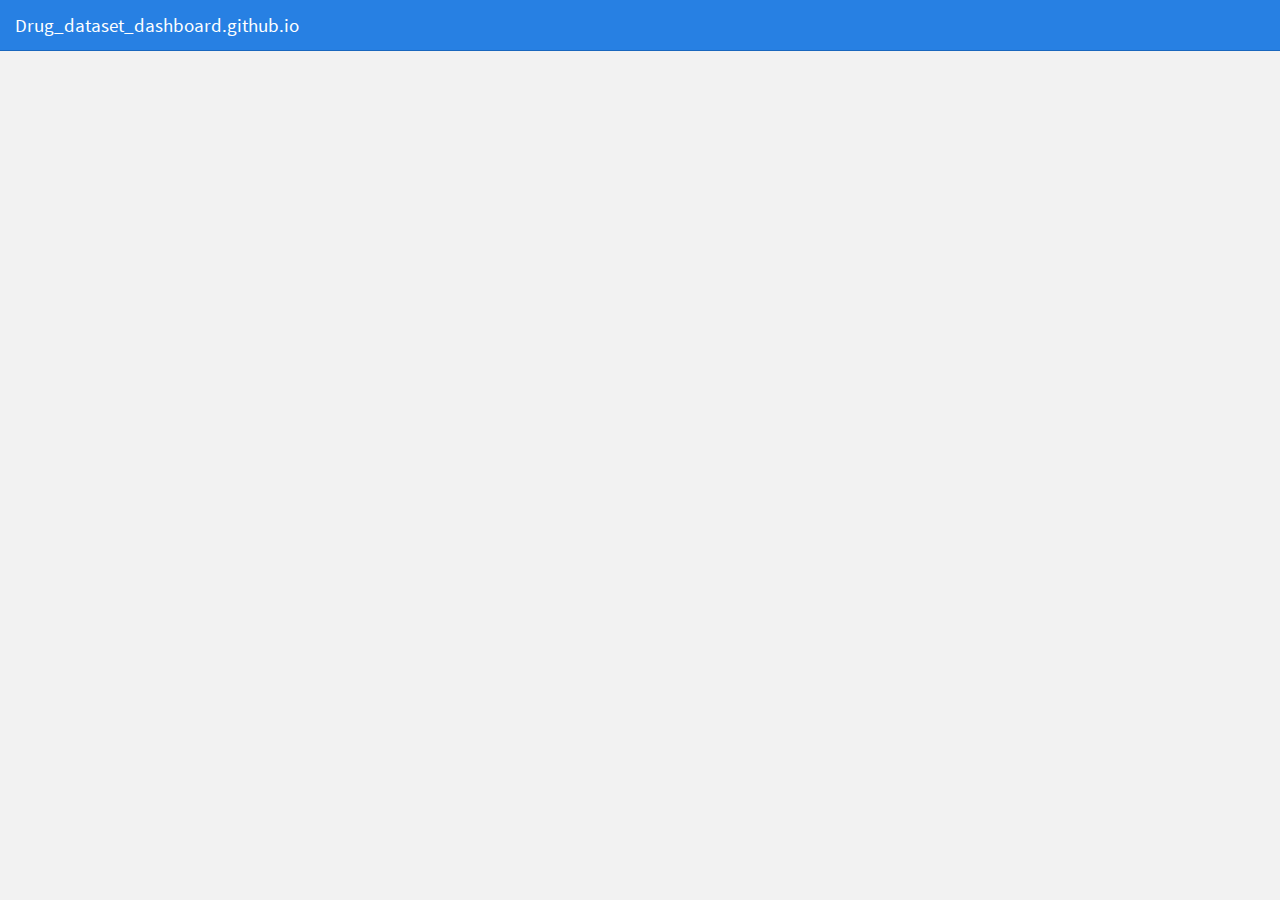
<file: dashboard_Drug_Dataset.html>
<!DOCTYPE html>
<html xmlns="http://www.w3.org/1999/xhtml">
<head>

<meta charset="utf-8">
<meta http-equiv="Content-Type" content="text/html; charset=utf-8" />
<meta name="generator" content="pandoc" />



<title>Drug_dataset_dashboard.github.io</title>

<meta property="og:title" content="Drug_dataset_dashboard.github.io" />

<meta name='viewport' content='width=device-width, initial-scale=1.0, maximum-scale=1.0, user-scalable=no' />

<link rel="icon" href="data:image/x-icon;" type="image/x-icon">


<script type="text/javascript">
window.FlexDashboardComponents = [];
</script>

<script src="site_libs/jquery-1.11.3/jquery.min.js"></script>
<meta name="viewport" content="width=device-width, initial-scale=1" />
<link href="site_libs/bootstrap-3.3.5/css/cosmo.min.css" rel="stylesheet" />
<script src="site_libs/bootstrap-3.3.5/js/bootstrap.min.js"></script>
<script src="site_libs/bootstrap-3.3.5/shim/html5shiv.min.js"></script>
<script src="site_libs/bootstrap-3.3.5/shim/respond.min.js"></script>
<script src="site_libs/stickytableheaders-0.1.19/jquery.stickytableheaders.min.js"></script>
<style type="text/css">

/*
 Dashboard CSS from Keen IO Dashboards
 (https://github.com/keen/dashboards)
*/

body {
  background: #f2f2f2;
  padding: 60px 0 0 8px; /* padding-top overridden by theme */
}

body hr {
  border-color: #d7d7d7;
  margin: 10px 0;
}

.navbar-inverse .navbar-nav > li > a,
.navbar .navbar-brand {
  text-decoration: none;
}

.navbar-logo {
  margin-top: 1px;
}

.navbar-logo img {
  margin-right: 12px;
}

.navbar-author {
  margin-left: 10px;
  font-size: 15px;
}

.navbar .dropdown-menu .fa {
  min-width: 20px;
}

.navbar .dropdown-menu {
  min-width: 150px;
  max-height: 500px;
  overflow: auto;
}

.chart-wrapper,
.nav-tabs-custom,
.sbframe-commentary
{
  background: #fff;
  border: 1px solid #e2e2e2;
  border-radius: 3px;
  margin-bottom: 8px;
  margin-right: 8px;
}

.chart-title {
  border-bottom: 1px solid #d7d7d7;
  color: #666;
  font-size: 14px;
  font-weight: 300;
  padding: 7px 10px 4px;
}

.chart-wrapper .chart-title:empty {
  display: none;
}

.chart-wrapper .chart-stage {
  overflow: hidden;
  padding: 5px 10px;
  position: relative;
}

.chart-wrapper .chart-notes {
  background: #fbfbfb;
  border-top: 1px solid #e2e2e2;
  color: #808080;
  font-size: 12px;
  padding: 8px 10px 5px;
}

/*
 CSS for handling flexbox layout
*/

#dashboard-container {
  visibility: hidden;
}

.tab-content>.dashboard-page-wrapper.active {
  display: -webkit-box;
  display: -webkit-flex;
  display: -ms-flexbox;
  display: flex;
}

.dashboard-page-wrapper {
  display: -webkit-box;
  display: -webkit-flex;
  display: -ms-flexbox;
  display: flex;
  -webkit-box-orient: vertical;
  -webkit-box-direction: normal;
  -webkit-flex-direction: column;
      -ms-flex-direction: column;
          flex-direction: column;
}

.dashboard-row-orientation {
  display: -webkit-box;
  display: -webkit-flex;
  display: -ms-flexbox;
  display: flex;
  -webkit-box-orient: vertical;
  -webkit-box-direction: normal;
  -webkit-flex-direction: column;
      -ms-flex-direction: column;
          flex-direction: column;
}

.dashboard-row {
  display: -webkit-box;
  display: -webkit-flex;
  display: -ms-flexbox;
  display: flex;
  -webkit-box-orient: horizontal;
  -webkit-box-direction: normal;
  -webkit-flex-direction: row;
      -ms-flex-direction: row;
          flex-direction: row;
}

.dashboard-row-flex {
  -webkit-box-flex: 1;
  -webkit-flex: 1;
      -ms-flex: 1;
          flex: 1;
}

.dashboard-column-orientation {
  display: -webkit-box;
  display: -webkit-flex;
  display: -ms-flexbox;
  display: flex;
  -webkit-box-orient: horizontal;
  -webkit-box-direction: normal;
  -webkit-flex-direction: row;
      -ms-flex-direction: row;
          flex-direction: row;
}

.dashboard-column {
  -webkit-box-flex: 1;
  -webkit-flex: 1;
      -ms-flex: 1;
          flex: 1;
  display: -webkit-box;
  display: -webkit-flex;
  display: -ms-flexbox;
  display: flex;
  -webkit-box-orient: vertical;
  -webkit-box-direction: normal;
  -webkit-flex-direction: column;
      -ms-flex-direction: column;
          flex-direction: column;
}

.chart-wrapper-flex {
  -webkit-box-flex: 1;
  -webkit-flex: 1;
      -ms-flex: 1;
          flex: 1;
  display: -webkit-box;
  display: -webkit-flex;
  display: -ms-flexbox;
  display: flex;
  -webkit-box-orient: vertical;
  -webkit-box-direction: normal;
  -webkit-flex-direction: column;
      -ms-flex-direction: column;
          flex-direction: column;
}

.chart-stage-flex {
  -webkit-box-flex: 1;
  -webkit-flex: 1;
      -ms-flex: 1;
          flex: 1;
  position: relative;
}

.chart-shim {
  position: absolute;
  left: 8px; top: 8px; right: 8px; bottom: 8px;
}

.no-padding .chart-shim {
  left: 0; top: 0; right: 0; bottom: 0;
}

.flowing-content-shim {
  overflow: auto;
  left: 0; top: 0; right: 0; bottom: 0;
  padding-left: 8px;
  padding-right: 8px;
}

.flowing-content-container {
  padding-top: 8px;
  padding-bottom: 8px;
}

.chart-stage .table-bordered {
  border: none;
}

.chart-stage .table-bordered > tbody > tr > th,
.chart-stage .table-bordered > tfoot > tr > th,
.chart-stage .table-bordered > tbody > tr > td,
.chart-stage .table-bordered > tfoot > tr > td {
  border: none;
}

.chart-stage .table-bordered > tbody > tr > td {
  border-top: 1px solid #dddddd;
}

.chart-stage .table-bordered > thead > tr > th {
  border: none;
  border-bottom: 2px solid #dddddd;
}

.bootstrap-table table>thead {
  background-color: #fff;
}

.bootstrap-table table.data,
.bootstrap-table table.shiny-table {
  width: inherit !important;
}

.bootstrap-table table.data>tbody>tr>th,
.bootstrap-table table.shiny-table>tbody>tr>th {
  border-top: none;
  border-bottom: 2px solid #dddddd;
  padding: 5px;
}

.bootstrap-table .data td[align=right] {
  font-family: inherit;
}

.chart-wrapper form {
  padding-left: 5px;
  padding-right: 5px;
}

.shiny-input-container label {
  font-weight: normal;
}

.chart-stage .html-widget {
  width: 100% !important;
  height: 100% !important;
}

.chart-stage .html-widget-static-bound {
  width: 100% !important;
  height: 100% !important;
}

.chart-stage .shiny-bound-output {
  width: 100% !important;
  height: 100% !important;
}

/* Omit display of empty paragraphs */

.chart-shim>p:empty {
  display: none;
}

.chart-stage>p:empty {
  display: none;
}

/* Omit display of special knitr options div*/

.chart-stage .knitr-options {
  display: none;
}

/* Automatically resizing images */

.image-container {
  position: absolute;
  top: 0;
  left: 0;
  right: 0;
  bottom: 0;
  margin: 0;
}

.image-container img {
  opacity: 0;
  overflow: hidden;
}

/* Value box */

.value-box {
  border-radius: 2px;
  position: relative;
  display: block;
  margin-right: 8px;
  margin-bottom: 8px;
  box-shadow: 0 1px 1px rgba(0, 0, 0, 0.1);
}

.value-box > .inner {
  padding: 10px;
  padding-left: 20px;
  padding-right: 20px;
}

.value-box .value {
  font-size: 38px;
  font-weight: bold;
  margin: 0 0 3px 0;
  white-space: nowrap;
  padding: 0;
}

.value-box .caption {
  font-size: 15px;
}
.value-box .caption > small {
  display: block;
  font-size: 13px;
  margin-top: 5px;
}

.value-box .icon i {
  position: absolute;
  top: 15px;
  right: 15px;
  font-size: 80px;
  color: rgba(0, 0, 0, 0.15);
}

.linked-value:hover {
  cursor: pointer;
}

.value-box.linked-value:hover {
  box-shadow: 0 2px 2px rgba(0, 0, 0, 0.3);
}

/* STORYBOARD */

.storyboard-nav button {
  background: transparent;
  border: 0;
  opacity: .3;
  outline: none;
  padding: 0;
}

.storyboard-nav button:hover,
.storyboard-nav button:hover {
  opacity: .5;
}

.storyboard-nav button:disabled,
.storyboard-nav button:disabled {
  opacity: .1;
}

.storyboard-nav .sbnext,
.storyboard-nav .sbprev {
  float: left;
  width: 2%;
  height: 120px;
  font-size: 50px;
}

.storyboard-nav .sbprev {
  text-align: left;
  width: 2%;
}

.storyboard-nav .sbnext {
  float: right;
  text-align: right;
  margin-right: 8px;
}

.storyboard-nav .sbframelist {
  margin: 0 auto;
  width: 94%;
  height: 120px;
  overflow: hidden;
  text-shadow: none;
  margin-bottom: 8px;
}

.storyboard-nav .sbframelist ul {
  list-style: none;
  margin: 0;
  padding: 0;
  height: 100%;
}

.storyboard-nav .sbframelist ul li {
  float: left;
  width: 270px;
  height: 100%;
  padding: 10px 10px 10px 10px;
  margin-right: 8px;
  background: #fff;
  border: 1px solid #e2e2e2;
  border-radius: 3px;
  color: #3a3c47;
  text-align: left;
  font-size: 14px;
  cursor: pointer;
}

.storyboard-nav .sbframelist ul li:last-child {
  margin-right: 0px;
}

.storyboard-nav .sbframelist ul li.active {
  color: #fff;
  background: #B8B8B8;
}

.sbframe-commentary {
  width: 300px;
  background: #fbfbfb;
  font-size: 14px;
}

.sbframe-commentary ul {
  padding-left: 22px;
}

.sbframe.active {
  display: flex;
}

.sbframe:not(.active) {
  display: none;
}

/* NAV TABS */

.nav-tabs-custom > .nav-tabs {
  margin: 0;
  border-bottom: 1px solid #d7d7d7;
  color: #666;
  font-size: 14px;
  font-weight: 300;
  border-top-right-radius: 3px;
  border-top-left-radius: 3px;
}
.nav-tabs-custom > .nav-tabs > li {
  border-top: 3px solid transparent;
  margin-bottom: -1px;
  margin-right: 5px;
}
.nav-tabs-custom > .nav-tabs > li > a,
.nav-tabs-custom > .nav-tabs > li > a:active {
  color: #666;
  font-weight: 300;
  font-size: 14px;
  border-radius: 0;
  padding: 3px 10px 5px;
  text-transform: none;
}

.nav-tabs-custom > .nav-tabs > li:not(.active) > a {
  border-bottom-color: transparent;
}

.nav-tabs-custom > .nav-tabs > li > a.text-muted {
  color: #999;
}
.nav-tabs-custom > .nav-tabs > li > a,
.nav-tabs-custom > .nav-tabs > li > a:hover {
  background: transparent;
  margin: 0;
}
.nav-tabs-custom > .nav-tabs > li > a:hover {
  color: #999;
}
.nav-tabs-custom > .nav-tabs > li:not(.active) > a:hover,
.nav-tabs-custom > .nav-tabs > li:not(.active) > a:focus,
.nav-tabs-custom > .nav-tabs > li:not(.active) > a:active {
  border-color: transparent;
}
.nav-tabs-custom > .nav-tabs > li.active {
  border-top-color: #3c8dbc;
}
.nav-tabs-custom > .nav-tabs > li.active > a,
.nav-tabs-custom > .nav-tabs > li.active:hover > a {
  background-color: #fff;
  color: #666;
}
.nav-tabs-custom > .nav-tabs > li.active > a {
  border-top-color: transparent;
  border-left-color: #d7d7d7;
  border-right-color: #d7d7d7;
}
.nav-tabs-custom > .nav-tabs > li:first-of-type {
  margin-left: 0;
}
.nav-tabs-custom > .nav-tabs > li:first-of-type.active > a {
  border-left-color: transparent;
}
.nav-tabs-custom > .nav-tabs.pull-right {
  float: none !important;
}
.nav-tabs-custom > .nav-tabs.pull-right > li {
  float: right;
}
.nav-tabs-custom > .nav-tabs.pull-right > li:first-of-type {
  margin-right: 0;
}
.nav-tabs-custom > .nav-tabs.pull-right > li:first-of-type > a {
  border-left-width: 1px;
}
.nav-tabs-custom > .nav-tabs.pull-right > li:first-of-type.active > a {
  border-left-color: #d7d7d7;
  border-right-color: transparent;
}
.nav-tabs-custom > .nav-tabs > li.header {
  line-height: 35px;
  padding: 0 10px;
  font-size: 20px;
  color: #666;
}
.nav-tabs-custom > .nav-tabs > li.header > .fa,
.nav-tabs-custom > .nav-tabs > li.header > .glyphicon,
.nav-tabs-custom > .nav-tabs > li.header > .ion {
  margin-right: 5px;
}
.nav-tabs-custom > .tab-content {
  background: #fff;
  padding: 0;
  border-bottom-right-radius: 3px;
  border-bottom-left-radius: 3px;
  display: -webkit-box;
  display: -webkit-flex;
  display: -ms-flexbox;
  display: flex;
}

.nav-tabs-custom > .tab-content > .chart-wrapper {
  background: #fff;
  border: none;
  margin: 0;
}


.nav-tabs-custom > .tab-content > .active {
  display: -webkit-box;
  display: -webkit-flex;
  display: -ms-flexbox;
  display: flex;
}

.nav-tabs-custom .dropdown.open > a:active,
.nav-tabs-custom .dropdown.open > a:focus {
  background: transparent;
  color: #999;
}


@media (max-width: 767px) {
  .value-box {
    text-align: center;
    margin-right: 8px;
  }
  .value-box .icon {
    display: none;
  }
}

/* Fixed position sidebar */

.section.sidebar {
  position: fixed;
  top: 51px; /* overridden by theme */
  left: 0;
  bottom: 0;
  border-right: 1px solid #e2e2e2;
  background-color: white; /* overridden by theme */
  padding-left: 10px;
  padding-right: 10px;
  visibility: hidden;
  overflow: auto;
}

.section.sidebar form p:first-child {
  margin-top: 10px;
}

/* Embedded source code */

#flexdashboard-source-code {
  display: none;
}

.featherlight-content #flexdashboard-source-code {
  display: inline-block;
}

.featherlight-content {
  width: 80%;
  max-width: 800px;
  padding: 0 !important;
  border-bottom: none !important;
}

.featherlight:last-of-type {
  background: rgba(0, 0, 0, 0.7);
}

.featherlight-inner {
  width: 100%;
}

.featherlight-content pre {
  margin: 0;
  border: 0;
  background: #fff;
  font-size: 12px;
}

.unselectable {
  -ms-user-select: none;
  -webkit-user-select: none;
  -khtml-user-select: none;
  -moz-user-select: -moz-none;
  -o-user-select: none;
  user-select: none;
}

#flexdashboard-source-code code {
  -ms-user-select: text;
  -webkit-user-select: text;
  -khtml-user-select: text;
  -moz-user-select: text;
  -o-user-select: text;
  user-select: text;
}

/* DataTables Tweaks */

.dataTables_filter input[type="search"] {
  -webkit-appearance: searchfield;
  outline: none;
}

.dataTables_wrapper.no-footer
.dataTables_info {
  padding-top: 0;
}


table.dataTable thead th {
  border-bottom: 1px solid #d7d7d7;
}

.dataTables_wrapper.no-footer .dataTables_scrollBody {
  border-bottom: 1px solid #d7d7d7;
}

/* Mobile phone only CSS */

.desktop-layout div.section.mobile {
  display: none;
}

.mobile-layout div.section.no-mobile {
  display: none;
}

.mobile-figure {
  display: none;
}



body {
  padding-top: 60px;
}

.section.sidebar {
  top: 51px;
  background-color: rgba(39, 128, 227, 0.1);
}

.value-box {
  color: #f9f9f9;
}

.bg-primary {
  background-color: rgba(39, 128, 227, 0.7);
}

.storyboard-nav .sbframelist ul li.active {
  background-color: rgba(39, 128, 227, 0.7);
}

.nav-tabs-custom > .nav-tabs > li.active {
  border-top-color: rgba(39, 128, 227, 0.7);
}

.bg-info {
  background-color: rgba(153, 84, 187, 0.7);
}

.bg-warning {
  background-color: rgba(255, 117, 24, 0.7);
}

.bg-danger {
  background-color: rgba(255, 0, 57, 0.7);
}

.bg-success {
  background-color: rgba(63, 182, 24, 0.7);
}

.chart-title {
  font-weight: 500;
}

.nav-tabs-custom > .nav-tabs > li > a,
.nav-tabs-custom > .nav-tabs > li > a:active {
  font-weight: 500;
}

@media only screen and (min-width: 768px) {
html, body {
  height: 100%;
}

#dashboard-container {
  height: 100%;
}
}
</style>



</head>

<body>

<div class="navbar navbar-inverse navbar-fixed-top" role="navigation">
<div class="container-fluid">
<div class="navbar-header">

<button id="navbar-button" type="button" class="navbar-toggle collapsed" data-toggle="collapse" data-target="#navbar">
<span class="icon-bar"></span>
<span class="icon-bar"></span>
<span class="icon-bar"></span>
</button>

<span class="navbar-logo pull-left">
  
</span>
<span class="navbar-brand">
  Drug_dataset_dashboard.github.io
  <span class="navbar-author">
        </span>
</span>

</div>
<div id="navbar" class="navbar-collapse collapse">
<ul class="nav navbar-nav navbar-left">
</ul>
<ul class="nav navbar-nav navbar-right">
</ul>
</div><!--/.nav-collapse-->
</div><!--/.container-->
</div><!--/.navbar-->

<script type="text/javascript">


var FlexDashboard = (function () {

  // initialize options
  var _options = {};

  var FlexDashboard = function() {

    // default options
    _options = $.extend(_options, {
      theme: "cosmo",
      fillPage: false,
      orientation: 'columns',
      storyboard: false,
      defaultFigWidth: 576,
      defaultFigHeight: 461,
      defaultFigWidthMobile: 360,
      defaultFigHeightMobile: 461,
      isMobile: false,
      isPortrait: false
    });
  };

  function init(options) {

    // extend default options
    $.extend(true, _options, options);

    // add ids to sections that don't have them (pandoc won't assign ids
    // to e.g. sections with titles consisting of only chinese characters)
    var nextId = 1;
    $('.level1:not([id]),.level2:not([id]),.level3:not([id])').each(function() {
      $(this).attr('id', 'dashboard-' + nextId++);
    });

    // find navbar items
    var navbarItems = $('#flexdashboard-navbar');
    if (navbarItems.length)
      navbarItems = JSON.parse(navbarItems.html());
    addNavbarItems(navbarItems);

    // find the main dashboard container
    var dashboardContainer = $('#dashboard-container');

    // resolve mobile classes
    resolveMobileClasses(dashboardContainer);

    // one time global initialization for components
    componentsInit(dashboardContainer);

    // look for a global sidebar
    var globalSidebar = dashboardContainer.find(".section.level1.sidebar");
    if (globalSidebar.length > 0) {

      // global layout for fullscreen displays
      if (!isMobilePhone()) {

         // hoist it up to the top level
         globalSidebar.insertBefore(dashboardContainer);

         // lay it out (set width/positions)
         layoutSidebar(globalSidebar, dashboardContainer);

      // tuck sidebar into first page for mobile phones
      } else {

        // convert it into a level3 section
        globalSidebar.removeClass('sidebar');
        globalSidebar.removeClass('level1');
        globalSidebar.addClass('level3');
        var h1 = globalSidebar.children('h1');
        var h3 = $('<h3></h3>');
        h3.html(h1.html());
        h3.insertBefore(h1);
        h1.remove();

        // move it into the first page
        var page = dashboardContainer.find('.section.level1').first();
        if (page.length > 0)
          page.prepend(globalSidebar);
      }
    }

    // look for pages to layout
    var pages = $('div.section.level1');
    if (pages.length > 0) {

        // find the navbar and collapse on clicked
        var navbar = $('#navbar');
        navbar.on("click", "a[data-toggle!=dropdown]", null, function () {
           navbar.collapse('hide');
        });

        // envelop the dashboard container in a tab content div
        dashboardContainer.wrapInner('<div class="tab-content"></div>');

        pages.each(function(index) {

          // lay it out
          layoutDashboardPage($(this));

          // add it to the navbar
          addToNavbar($(this), index === 0);

        });

    } else {

      // remove the navbar and navbar button if we don't
      // have any navbuttons
      if (navbarItems.length === 0) {
        $('#navbar').remove();
        $('#navbar-button').remove();
      }

      // add the storyboard class if requested
      if (_options.storyboard)
        dashboardContainer.addClass('storyboard');

      // layout the entire page
      layoutDashboardPage(dashboardContainer);
    }

    // if we are in shiny we need to trigger a window resize event to
    // force correct layout of shiny-bound-output elements
    if (isShinyDoc())
      $(window).trigger('resize');

    // make main components visible
    $('.section.sidebar').css('visibility', 'visible');
    dashboardContainer.css('visibility', 'visible');

    // handle location hash
    handleLocationHash();

    // intialize prism highlighting
    initPrismHighlighting();

    // record mobile and orientation state then register a handler
    // to refresh if it changes
    _options.isMobile = isMobilePhone();
    _options.isPortrait = isPortrait();
    $(window).on('resize', function() {
      if (_options.isMobile !== isMobilePhone() ||
          _options.isPortrait !== isPortrait()) {
        window.location.reload();
      }
    });

    // trigger layoutcomplete event
    dashboardContainer.trigger('flexdashboard:layoutcomplete');
  }

  function resolveMobileClasses(dashboardContainer) {
     // add top level layout class
    dashboardContainer.addClass(isMobilePhone() ? 'mobile-layout' :
                                                  'desktop-layout');

    // look for .mobile sections and add .no-mobile to their peers
    var mobileSections = $('.section.mobile');
    mobileSections.each(function() {
       var id = $(this).attr('id');
       var nomobileId = id.replace(/-\d+$/, '');
       $('#' + nomobileId).addClass('no-mobile');
    });
  }

  function addNavbarItems(navbarItems) {

    var navbarLeft = $('ul.navbar-left');
    var navbarRight = $('ul.navbar-right');

    for (var i = 0; i<navbarItems.length; i++) {

      // get the item
      var item = navbarItems[i];

      // determine the container
      var container = null;
      if (item.align === "left")
        container = navbarLeft;
      else
        container = navbarRight;

      // navbar menu if we have multiple items
      if (item.items) {
        var menu = navbarMenu(null, item.icon, item.title, container);
        for (var j = 0; j<item.items.length; j++) {
          var subItem = item.items[j];
          var li = $('<li></li>');
          li.append(navbarLink(subItem.icon, subItem.title, subItem.href, subItem.target));
          menu.append(li);
        }
      } else {
        var li = $('<li></li>');
        li.append(navbarLink(item.icon, item.title, item.href, item.target));
        container.append(li);
      }
    }
  }

  // create or get a reference to an existing dropdown menu
  function navbarMenu(id, icon, title, container) {
    var existingMenu = [];
    if (id)
      existingMenu = container.children('#' + id);
    if (existingMenu.length > 0) {
      return existingMenu.children('ul');
    } else {
      var li = $('<li></li>');
      if (id)
        li.attr('id', id);
      li.addClass('dropdown');
      // auto add "Share" title on mobile if necessary
      if (!title && icon && (icon === "fa-share-alt") && isMobilePhone())
        title = "Share";
      if (title) {
        title = title + ' <span class="caret"></span>';
      }
      var a = navbarLink(icon, title, "#");
      a.addClass('dropdown-toggle');
      a.attr('data-toggle', 'dropdown');
      a.attr('role', 'button');
      a.attr('aria-expanded', 'false');
      li.append(a);
      var ul = $('<ul class="dropdown-menu"></ul>');
      ul.attr('role', 'menu');
      li.append(ul);
      container.append(li);
      return ul;
    }
  }

  function addToNavbar(page, active) {

    // capture the id and data-icon attribute (if any)
    var id = page.attr('id');
    var icon = page.attr('data-icon');
    var navmenu = page.attr('data-navmenu');

    // get hidden state (transfer this to navbar)
    var hidden = page.hasClass('hidden');
    page.removeClass('hidden');

    // sanitize the id for use with bootstrap tabs
    id = id.replace(/[.\/?&!#<>]/g, '').replace(/\s/g, '_');
    page.attr('id', id);

    // get the wrapper
    var wrapper = page.closest('.dashboard-page-wrapper');

    // move the id to the wrapper
    page.removeAttr('id');
    wrapper.attr('id', id);

    // add the tab-pane class to the wrapper
    wrapper.addClass('tab-pane');
    if (active)
      wrapper.addClass('active');

    // get a reference to the h1, discover it's id and title, then remove it
    var h1 = wrapper.find('h1').first();
    var title = h1.html();
    h1.remove();

    // create a navbar item
    var li = $('<li></li>');
    var a = navbarLink(icon, title, '#' + id);
    a.attr('data-toggle', 'tab');
    li.append(a);

    // add it to the navbar (or navbar menu if specified)
    var container = $('ul.navbar-left');
    if (navmenu) {
      var menuId = navmenu.replace(/\s+/g, '');
      var menu = navbarMenu(menuId, null, navmenu, container);
      menu.append(li);
    } else {
      container.append(li);
    }

    // hide it if requested
    if (hidden)
      li.addClass('hidden');
  }

  function navbarLink(icon, title, href, target) {

    var a = $('<a></a>');
    if (icon) {

      // get the name of the icon set and icon
      var dashPos = icon.indexOf("-");
      var iconSet = icon.substring(0, dashPos);
      var iconName = icon.substring(dashPos + 1);

      // create the icon
      var iconElement = $('<span class="' + iconSet + ' ' + icon + '"></span>');
      if (title)
        iconElement.css('margin-right', '7px');
      a.append(iconElement);
      // if href is null see if we can auto-generate based on icon (e.g. social)
      if (!href)
        maybeGenerateLinkFromIcon(iconName, a);
    }
    if (title)
      a.append(title);

    // add the href.
    if (href) {
      if (href === "source_embed") {
        a.attr('href', '#');
        a.attr('data-featherlight', "#flexdashboard-source-code");
        a.featherlight({
            beforeOpen: function(event){
              $('body').addClass('unselectable');
            },
            afterClose: function(event){
              $('body').removeClass('unselectable');
            }
        });
      } else {
        a.attr('href', href);
      }
    }

    // add the arget
    if (target)
      a.attr('target', target);

    return a;
  }

  // auto generate a link from an icon name (e.g. twitter) when possible
  function maybeGenerateLinkFromIcon(iconName, a) {

     var serviceLinks = {
      "twitter": "https://twitter.com/share?text=" + encodeURIComponent(document.title) + "&url="+encodeURIComponent(location.href),
      "facebook": "https://www.facebook.com/sharer/sharer.php?s=100&p[url]="+encodeURIComponent(location.href),
      "google-plus": "https://plus.google.com/share?url="+encodeURIComponent(location.href),
      "linkedin": "https://www.linkedin.com/shareArticle?mini=true&url="+encodeURIComponent(location.href) + "&title=" + encodeURIComponent(document.title),
      "pinterest": "https://pinterest.com/pin/create/link/?url="+encodeURIComponent(location.href) + "&description=" + encodeURIComponent(document.title)
    };

    var makeSocialLink = function(a, href) {
      a.attr('href', '#');
      a.on('click', function(e) {
        e.preventDefault();
        window.open(href);
      });
    };

    $.each(serviceLinks, function(key, value) {
      if (iconName.indexOf(key) !== -1)
        makeSocialLink(a, value);
    });
  }

  // layout a dashboard page
  function layoutDashboardPage(page) {

    // use a page wrapper so that free form content above the
    // dashboard appears at the top rather than the side (as it
    // would without the wrapper in a column orientation)
    var wrapper = $('<div class="dashboard-page-wrapper"></div>');
    page.wrap(wrapper);

    // if there are no level2 or level3 headers synthesize a level3
    // header to contain the (e.g. frame it, scroll container, etc.)
    var headers = page.find('h2,h3');
    if (headers.length === 0)
      page.wrapInner('<div class="section level3"></div>');

    // hoist up any content before level 2 or level 3 headers
    var children = page.children();
    children.each(function(index) {
      if ($(this).hasClass('level2') || $(this).hasClass('level3'))
        return false;
      $(this).insertBefore(page);
    });

    // determine orientation and fillPage behavior for distinct media
    var orientation, fillPage, storyboard;

    // media: mobile phone
    if (isMobilePhone()) {

      // if there is a sidebar we need to ensure it's content
      // is properly framed as an h3
      var sidebar = page.find('.section.sidebar');
      sidebar.removeClass('sidebar');
      sidebar.wrapInner('<div class="section level3"></div>');
      var h2 = sidebar.find('h2');
      var h3 = $('<h3></h3>');
      h3.html(h2.html());
      h3.insertBefore(h2);
      h2.remove();

      // wipeout h2 elements then enclose them in a single h2
      var level2 = page.find('div.section.level2');
      level2.each(function() {
        level2.children('h2').remove();
        level2.children().unwrap();
      });
      page.wrapInner('<div class="section level2"></div>');

      // substitute mobile images
      if (isPortrait()) {
        var mobileFigures = $('img.mobile-figure');
        mobileFigures.each(function() {
          // get the src (might be base64 encoded)
          var src = $(this).attr('src');

          // find it's peer
          var id = $(this).attr('data-mobile-figure-id');
          var img = $('img[data-figure-id=' + id + "]");
          img.attr('src', src)
             .attr('width', _options.defaultFigWidthMobile)
             .attr('height', _options.defaultFigHeightMobile);
        });
      }

      // hoist storyboard commentary into it's own section
      if (page.hasClass('storyboard')) {
        var commentaryHR = page.find('div.section.level3 hr');
        commentaryHR.each(function() {
          var commentary = $(this).nextAll().detach();
          var commentarySection = $('<div class="section level3"></div>');
          commentarySection.append(commentary);
          commentarySection.insertAfter($(this).closest('div.section.level3'));
          $(this).remove();
        });
      }

      // force a non full screen layout by columns
      orientation = _options.orientation = 'columns';
      fillPage = _options.fillPage = false;
      storyboard = _options.storyboard = false;

    // media: desktop
    } else {

      // determine orientation
      orientation = page.attr('data-orientation');
      if (orientation !== 'rows' && orientation != 'columns')
        orientation = _options.orientation;

      // determine storyboard mode
      storyboard = page.hasClass('storyboard');

      // fillPage based on options (force for storyboard)
      fillPage = _options.fillPage || storyboard;

      // handle sidebar
      var sidebar = page.find('.section.level2.sidebar');
      if (sidebar.length > 0)
        layoutSidebar(sidebar, page);
    }

    // give it and it's parent divs height: 100% if we are in fillPage mode
    if (fillPage) {
      page.addClass('vertical-layout-fill');
      page.css('height', '100%');
      page.parents('div').css('height', '100%');
    } else {
      page.addClass('vertical-layout-scroll');
    }

    // perform the layout
    if (storyboard)
      layoutPageAsStoryboard(page);
    else if (orientation === 'rows')
      layoutPageByRows(page, fillPage);
    else if (orientation === 'columns')
      layoutPageByColumns(page, fillPage);
  }

  function layoutSidebar(sidebar, content) {

    // get it out of the header hierarchy
    sidebar = sidebar.first();
    if (sidebar.hasClass('level1')) {
      sidebar.removeClass('level1');
      sidebar.children('h1').remove();
    } else if (sidebar.hasClass('level2')) {
      sidebar.removeClass('level2');
      sidebar.children('h2').remove();
    }

    // determine width
    var sidebarWidth = isTablet() ? 220 : 250;
    var dataWidth = parseInt(sidebar.attr('data-width'));
    if (dataWidth)
      sidebarWidth = dataWidth;

    // set the width and shift the page right to accomodate the sidebar
    sidebar.css('width', sidebarWidth + 'px');
    content.css('padding-left', sidebarWidth + 'px');

    // wrap it's contents in a form
    sidebar.wrapInner($('<form></form>'));
  }

  function layoutPageAsStoryboard(page) {

    // create storyboard navigation
    var nav = $('<div class="storyboard-nav"></div>');

    // add navigation buttons
    var prev = $('<button class="sbprev"><i class="fa fa-angle-left"></i></button>');
    nav.append(prev);
    var next= $('<button class="sbnext"><i class="fa fa-angle-right"></i></button>');
    nav.append(next);

    // add navigation frame
    var frameList = $('<div class="sbframelist"></div>');
    nav.append(frameList);
    var ul = $('<ul></ul>');
    frameList.append(ul);

     // find all the level3 sections (those are the storyboard frames)
    var frames = page.find('div.section.level3');
    frames.each(function() {

      // mark it
      $(this).addClass('sbframe');

      // divide it into chart content and (optional) commentary
      $(this).addClass('dashboard-column-orientation');

      // stuff the chart into it's own div w/ flex
      $(this).wrapInner('<div class="sbframe-component"></div>');
      setFlex($(this), 1);
      var frame = $(this).children('.sbframe-component');

      // extract the title from the h3
      var li = $('<li></li>');
      var h3 = frame.children('h3');
      li.html(h3.html());
      h3.remove();
      ul.append(li);

      // extract commentary
      var hr = frame.children('hr');
      if (hr.length) {
        var commentary = hr.nextAll().detach();
        hr.remove();
        var commentaryFrame = $('<div class="sbframe-commentary"></div>');
        commentaryFrame.addClass('flowing-content-shim');
        commentaryFrame.addClass('flowing-content-container');
        commentaryFrame.append(commentary);
        $(this).append(commentaryFrame);

        // look for a data-commentary-width attribute
        var commentaryWidth = $(this).attr('data-commentary-width');
        if (commentaryWidth)
          commentaryFrame.css('width', commentaryWidth + 'px');
      }

      // layout the chart (force flex)
      var result = layoutChart(frame, true);

      // ice the notes if there are none
      if (!result.notes)
        frame.find('.chart-notes').remove();

      // set flex on chart
      setFlex(frame, 1);
    });

    // create a div to hold all the frames
    var frameContent = $('<div class="sbframe-content"></div>');
    frameContent.addClass('dashboard-row-orientation');
    frameContent.append(frames.detach());

    // row orientation to stack nav and frame content
    page.addClass('dashboard-row-orientation');
    page.append(nav);
    page.append(frameContent);
    setFlex(frameContent, 1);

    // initialize sly
    var sly = new Sly(frameList, {
    		horizontal: true,
    		itemNav: 'basic',
    		smart: true,
    		activateOn: 'click',
    		startAt: 0,
    		scrollBy: 1,
    		activatePageOn: 'click',
    		speed: 200,
    		moveBy: 600,
    		dragHandle: true,
    		dynamicHandle: true,
    		clickBar: true,
    		keyboardNavBy: 'items',
    		next: next,
    		prev: prev
    	}).init();

    // make first frame active
    frames.removeClass('active');
    frames.first().addClass('active');

    // subscribe to frame changed events
    sly.on('active', function (eventName, itemIndex) {
      frames.removeClass('active');
      frames.eq(itemIndex).addClass('active')
                          .trigger('shown');
    });
  }

  function layoutPageByRows(page, fillPage) {

    // row orientation
    page.addClass('dashboard-row-orientation');

    // find all the level2 sections (those are the rows)
    var rows = page.find('div.section.level2');

    // if there are no level2 sections then treat the
    // entire page as if it's a level 2 section
    if (rows.length === 0) {
      page.wrapInner('<div class="section level2"></div>');
      rows = page.find('div.section.level2');
    }

    rows.each(function () {

      // flags
      var haveNotes = false;
      var haveFlexHeight = true;

      // remove the h2
      $(this).children('h2').remove();

      // check for a tabset
      var isTabset = $(this).hasClass('tabset');
      if (isTabset)
        layoutTabset($(this));

      // give it row layout semantics if it's not a tabset
      if (!isTabset)
        $(this).addClass('dashboard-row');

      // find all of the level 3 subheads
      var columns = $(this).find('div.section.level3');

      // determine figureSizes sizes
      var figureSizes = chartFigureSizes(columns);

      // fixup the columns
      columns.each(function(index) {

        // layout the chart (force flex if we are in a tabset)
        var result = layoutChart($(this), isTabset);

        // update flexHeight state
        if (!result.flex)
          haveFlexHeight = false;

        // update state
        if (result.notes)
          haveNotes = true;

        // set the column flex based on the figure width
        // (value boxes will just get the default figure width)
        var chartWidth = figureSizes[index].width;
        setFlex($(this), chartWidth + ' ' + chartWidth + ' 0px');

      });

      // remove empty chart note divs
      if (isTabset)
        $(this).find('.chart-notes').filter(function() {
            return $(this).html() === "&nbsp;";
        }).remove();
      if (!haveNotes)
        $(this).find('.chart-notes').remove();

       // make it a flexbox row
      if (haveFlexHeight)
        $(this).addClass('dashboard-row-flex');

      // now we can set the height on all the wrappers (based on maximum
      // figure height + room for title and notes, or data-height on the
      // container if specified). However, don't do this if there is
      // no flex on any of the constituent columns
      var flexHeight = null;
      var dataHeight = parseInt($(this).attr('data-height'));
      if (dataHeight)
        flexHeight = adjustedHeight(dataHeight, columns.first());
      else if (haveFlexHeight)
        flexHeight = maxChartHeight(figureSizes, columns);
      if (flexHeight) {
        if (fillPage)
          setFlex($(this), flexHeight + ' ' + flexHeight + ' 0px');
        else {
          $(this).css('height', flexHeight + 'px');
          setFlex($(this), '0 0 ' + flexHeight + 'px');
        }
      }

    });
  }

  function layoutPageByColumns(page, fillPage) {

    // column orientation
    page.addClass('dashboard-column-orientation');

    // find all the level2 sections (those are the columns)
    var columns = page.find('div.section.level2');

    // if there are no level2 sections then treat the
    // entire page as if it's a level 2 section
    if (columns.length === 0) {
      page.wrapInner('<div class="section level2"></div>');
      columns = page.find('div.section.level2');
    }

    // layout each column
    columns.each(function (index) {

      // remove the h2
      $(this).children('h2').remove();

      // make it a flexbox column
      $(this).addClass('dashboard-column');

      // check for a tabset
      var isTabset = $(this).hasClass('tabset');
      if (isTabset)
        layoutTabset($(this));

      // find all the h3 elements
      var rows = $(this).find('div.section.level3');

      // get the figure sizes for the rows
      var figureSizes = chartFigureSizes(rows);

      // column flex is the max row width (or data-width if specified)
      var flexWidth;
      var dataWidth = parseInt($(this).attr('data-width'));
      if (dataWidth)
        flexWidth = dataWidth;
      else
        flexWidth = maxChartWidth(figureSizes);
      setFlex($(this), flexWidth + ' ' + flexWidth + ' 0px');

      // layout each chart
      rows.each(function(index) {

        // perform the layout
        var result = layoutChart($(this), false);

        // ice the notes if there are none
        if (!result.notes)
          $(this).find('.chart-notes').remove();

        // set flex height based on figHeight, then adjust
        if (result.flex) {
          var chartHeight = figureSizes[index].height;
          chartHeight = adjustedHeight(chartHeight, $(this));
          if (fillPage)
            setFlex($(this), chartHeight + ' ' + chartHeight + ' 0px');
          else {
            $(this).css('height', chartHeight + 'px');
            setFlex($(this), chartHeight + ' ' + chartHeight + ' ' + chartHeight + 'px');
          }
        }
      });
    });
  }

  function chartFigureSizes(charts) {

    // sizes
    var figureSizes = new Array(charts.length);

    // check each chart
    charts.each(function(index) {

      // start with default
      figureSizes[index] = {
        width: _options.defaultFigWidth,
        height: _options.defaultFigHeight
      };

      // look for data-height or data-width then knit options
      var dataWidth = parseInt($(this).attr('data-width'));
      var dataHeight = parseInt($(this).attr('data-height'));
      var knitrOptions = $(this).find('.knitr-options:first');
      var knitrWidth, knitrHeight;
      if (knitrOptions) {
        knitrWidth = parseInt(knitrOptions.attr('data-fig-width'));
        knitrHeight =  parseInt(knitrOptions.attr('data-fig-height'));
      }

      // width
      if (dataWidth)
        figureSizes[index].width = dataWidth;
      else if (knitrWidth)
        figureSizes[index].width = knitrWidth;

      // height
      if (dataHeight)
        figureSizes[index].height = dataHeight;
      else if (knitrHeight)
        figureSizes[index].height = knitrHeight;
    });

    // return sizes
    return figureSizes;
  }

  function maxChartHeight(figureSizes, charts) {

    // first compute the maximum height
    var maxHeight = _options.defaultFigHeight;
    for (var i = 0; i<figureSizes.length; i++)
      if (figureSizes[i].height > maxHeight)
        maxHeight = figureSizes[i].height;

    // now add offests for chart title and chart notes
    if (charts.length)
      maxHeight = adjustedHeight(maxHeight, charts.first());

    return maxHeight;
  }

  function adjustedHeight(height, chart) {
    if (chart.length > 0) {
      var chartTitle = chart.find('.chart-title');
      if (chartTitle.length)
        height += chartTitle.first().outerHeight();
      var chartNotes = chart.find('.chart-notes');
      if (chartNotes.length)
        height += chartNotes.first().outerHeight();
    }
    return height;
  }

  function maxChartWidth(figureSizes) {
    var maxWidth = _options.defaultFigWidth;
    for (var i = 0; i<figureSizes.length; i++)
      if (figureSizes[i].width > maxWidth)
        maxWidth = figureSizes[i].width;
    return maxWidth;
  }

  // layout a chart
  function layoutChart(chart, forceFlex) {

    // state to return
    var result = {
      notes: false,
      flex: false
    };

    // extract the title
    var title = extractTitle(chart);

    // find components that apply to this container
    var components = componentsFind(chart);

    // if it's a custom component then call it and return
    var customComponents = componentsCustom(components);
    if (customComponents.length) {
      componentsLayout(customComponents, title, chart);
      result.notes = false;
      result.flex = forceFlex || componentsFlex(customComponents);
      return result;
    }

    // put all the content in a chart wrapper div
    chart.addClass('chart-wrapper');
    chart.wrapInner('<div class="chart-stage"></div>');
    var chartContent = chart.children('.chart-stage');

    // flex the content if appropriate
    result.flex = forceFlex || componentsFlex(components);
    if (result.flex) {
      // add flex classes
      chart.addClass('chart-wrapper-flex');
      chartContent.addClass('chart-stage-flex');

      // additional shim to break out of flexbox sizing
      chartContent.wrapInner('<div class="chart-shim"></div>');
      chartContent = chartContent.children('.chart-shim');
    }

    // set custom data-padding attribute
    var pad = chart.attr('data-padding');
    if (pad) {
      if (pad === "0")
        chart.addClass('no-padding');
      else {
        pad = pad + 'px';
        chartContent.css('left', pad)
                    .css('top', pad)
                    .css('right', pad)
                    .css('bottom', pad)
      }
    }

    // call compoents
    componentsLayout(components, title, chartContent);

    // also activate components on shiny output
    findShinyOutput(chartContent).on('shiny:value',
      function(event) {
        var element = $(event.target);
        setTimeout(function() {

          // see if we opted out of flex based on our output (for shiny
          // we can't tell what type of output we have until after the
          // value is bound)
          var components = componentsFind(element);
          var flex = forceFlex || componentsFlex(components);
          if (!flex) {
            chart.css('height', "");
            setFlex(chart, "");
            chart.removeClass('chart-wrapper-flex');
            chartContent.removeClass('chart-stage-flex');
            chartContent.children().unwrap();
          }

          // perform layout
          componentsLayout(components, title, element.parent());
        }, 10);
      });

    // add the title
    var chartTitle = $('<div class="chart-title"></div>');
    chartTitle.html(title);
    chart.prepend(chartTitle);

    // add the notes section
    var chartNotes = $('<div class="chart-notes"></div>');
    chartNotes.html('&nbsp;');
    chart.append(chartNotes);

    // attempt to extract notes if we have a component
    if (components.length)
      result.notes = extractChartNotes(chartContent, chartNotes);

    // return result
    return result;
  }

  // build a tabset from a section div with the .tabset class
  function layoutTabset(tabset) {

    // check for fade option
    var fade = tabset.hasClass("tabset-fade");
    var navClass = "nav-tabs";

    // determine the heading level of the tabset and tabs
    var match = tabset.attr('class').match(/level(\d) /);
    if (match === null)
      return;
    var tabsetLevel = Number(match[1]);
    var tabLevel = tabsetLevel + 1;

    // find all subheadings immediately below
    var tabs = tabset.find("div.section.level" + tabLevel);
    if (!tabs.length)
      return;

    // create tablist and tab-content elements
    var tabList = $('<ul class="nav ' + navClass + '" role="tablist"></ul>');
    $(tabs[0]).before(tabList);
    var tabContent = $('<div class="tab-content"></div>');
    $(tabs[0]).before(tabContent);

    // build the tabset
    tabs.each(function(i) {

      // get the tab div
      var tab = $(tabs[i]);

      // get the id then sanitize it for use with bootstrap tabs
      var id = tab.attr('id');

      // sanitize the id for use with bootstrap tabs
      id = id.replace(/[.\/?&!#<>]/g, '').replace(/\s/g, '_');
      tab.attr('id', id);

      // get the heading element within it and grab it's text
      var heading = tab.find('h' + tabLevel + ':first');
      var headingText = heading.html();

      // build and append the tab list item
      var a = $('<a role="tab" data-toggle="tab">' + headingText + '</a>');
      a.attr('href', '#' + id);
      a.attr('aria-controls', id);
      var li = $('<li role="presentation"></li>');
      li.append(a);
      if (i === 0)
        li.attr('class', 'active');
      tabList.append(li);

      // set it's attributes
      tab.attr('role', 'tabpanel');
      tab.addClass('tab-pane');
      tab.addClass('tabbed-pane');
      tab.addClass('no-title');
      if (fade)
        tab.addClass('fade');
      if (i === 0) {
        tab.addClass('active');
        if (fade)
          tab.addClass('in');
      }

      // move it into the tab content div
      tab.detach().appendTo(tabContent);
    });

    // add nav-tabs-custom
    tabset.addClass('nav-tabs-custom');

    // internal layout is dashboard-column with tab-content flexing
    tabset.addClass('dashboard-column');
    setFlex(tabContent, 1);
  }

  // one time global initialization for components
  function componentsInit(dashboardContainer) {
    for (var i=0; i<window.FlexDashboardComponents.length; i++) {
      var component = window.FlexDashboardComponents[i];
      if (component.init)
        component.init(dashboardContainer);
    }
  }

  // find components that apply within a container
  function componentsFind(container) {

    // look for components
    var components = [];
    for (var i=0; i<window.FlexDashboardComponents.length; i++) {
      var component = window.FlexDashboardComponents[i];
      if (component.find(container).length)
        components.push(component);
    }

    // if there were none then use a special flowing content component
    // that just adds a scrollbar in fillPage mode
    if (components.length == 0) {
      components.push({
        find: function(container) {
          return container;
        },

        flex: function(fillPage) {
          return fillPage;
        },

        layout: function(title, container, element, fillPage) {
          if (fillPage) {
            container.addClass('flowing-content-shim');
            container.addClass('flowing-content-container');
          }
        }
      });
    }

    return components;
  }

  // if there is a custom component then pick it out
  function componentsCustom(components) {
    var customComponent = [];
    for (var i=0; i<components.length; i++)
      if (components[i].type === "custom") {
        customComponent.push(components[i]);
        break;
      }
    return customComponent;
  }

  // query all components for flex
  function componentsFlex(components) {

    // no components at all means no flex
    if (components.length === 0)
      return false;

    // otherwise query components (assume true unless we see false)
    var isMobile = isMobilePhone();
    for (var i=0; i<components.length; i++)
      if (components[i].flex && !components[i].flex(_options.fillPage))
        return false;
    return true;
  }

  // layout all components
  function componentsLayout(components, title, container) {
    var isMobile = isMobilePhone();
    for (var i=0; i<components.length; i++) {
      var element = components[i].find(container);
      if (components[i].layout) {
        // call layout (don't call other components if it returns false)
        var result = components[i].layout(title, container, element, _options.fillPage);
        if (result === false)
          return;
      }
    }
  }

  // get a reference to the h3, discover it's inner html, and remove it
  function extractTitle(container) {
    var h3 = container.children('h3').first();
    var title = '';
    if (!container.hasClass('no-title'))
      title = h3.html();
    h3.remove();
    return title;
  }

  // extract chart notes
  function extractChartNotes(chartContent, chartNotes) {
    // look for a terminating blockquote or image caption
    var blockquote = chartContent.children('blockquote:last-child');
    var caption = chartContent.children('div.image-container')
                              .children('p.caption');
    if (blockquote.length) {
      chartNotes.html(blockquote.children('p:first-child').html());
      blockquote.remove();
      return true;
    } else if (caption.length) {
      chartNotes.html(caption.html());
      caption.remove();
      return true;
    } else {
      return false;
    }
  }

  function findShinyOutput(chartContent) {
    return chartContent.find('.shiny-text-output, .shiny-html-output');
  }

  // safely detect rendering on a mobile phone
  function isMobilePhone() {
    try
    {
      return ! window.matchMedia("only screen and (min-width: 768px)").matches;
    }
    catch(e) {
      return false;
    }
  }

  function isFillPage() {
    return _options.fillPage;
  }

  // detect portrait mode
  function isPortrait() {
    return ($(window).width() < $(window).height());
  }

  // safely detect rendering on a tablet
  function isTablet() {
    try
    {
      return window.matchMedia("only screen and (min-width: 769px) and (max-width: 992px)").matches;
    }
    catch(e) {
      return false;
    }
  }

  // test whether this is a shiny doc
  function isShinyDoc() {
    return (typeof(window.Shiny) !== "undefined" && !!window.Shiny.outputBindings);
  }

  // set flex using vendor specific prefixes
  function setFlex(el, flex) {
    el.css('-webkit-box-flex', flex)
      .css('-webkit-flex', flex)
      .css('-ms-flex', flex)
      .css('flex', flex);
  }

  // support bookmarking of pages
  function handleLocationHash() {

    // restore tab/page from bookmark
    var hash = window.location.hash;
    if (hash.length > 0)
      $('ul.nav a[href="' + hash + '"]').tab('show');
    FlexDashboardUtils.manageActiveNavbarMenu();

    // navigate to a tab when the history changes
    window.addEventListener("popstate", function(e) {
      var hash = window.location.hash;
      var activeTab = $('ul.nav a[href="' + hash + '"]');
      if (activeTab.length) {
        activeTab.tab('show');
      } else {
        $('ul.nav a:first').tab('show');
      }
      FlexDashboardUtils.manageActiveNavbarMenu();
    });

    // add a hash to the URL when the user clicks on a tab/page
    $('.navbar-nav a[data-toggle="tab"]').on('click', function(e) {
      var baseUrl = FlexDashboardUtils.urlWithoutHash(window.location.href);
      var hash = FlexDashboardUtils.urlHash($(this).attr('href'));
      var href = baseUrl + hash;
      FlexDashboardUtils.setLocation(href);
    });

    // handle clicks of other links that should activate pages
    var navPages = $('ul.navbar-nav li a[data-toggle=tab]');
    navPages.each(function() {
      var href =  $(this).attr('href');
      var links = $('a[href="' + href + '"][data-toggle!=tab]');
      links.each(function() {
        $(this).on('click', function(e) {
          window.FlexDashboardUtils.showPage(href);
        });
      });
    });
  }

  // tweak Prism highlighting
  function initPrismHighlighting() {

    if (window.Prism) {
      Prism.languages.insertBefore('r', 'comment', {
        'heading': [
          {
            // title 1
        	  // =======

        	  // title 2
        	  // -------
        	  pattern: /\w+.*(?:\r?\n|\r)(?:====+|----+)/,
            alias: 'operator'
          },
          {
            // ### title 3
            pattern: /(^\s*)###[^#].+/m,
            lookbehind: true,
            alias: 'operator'
          }
        ]
      });

      // prism highlight
      Prism.highlightAll();
    }
  }


  // get theme color
  var themeColors = {
    bootstrap: {
      primary: "rgba(51, 122, 183, 0.4)",
      info: "rgb(217, 237, 247)",
      success: "rgb(223, 240, 216)",
      warning: "rgb(252, 248, 227)",
      danger: "rgb(242, 222, 222)"
    },
    cerulean: {
      primary: "rgb(47, 164, 231)",
      info: "rgb(217, 237, 247)",
      success: "rgb(223, 240, 216)",
      warning: "rgb(252, 248, 227)",
      danger: "rgb(242, 222, 222)"
    },
    journal: {
      primary: "rgba(235, 104, 100, 0.70)",
      info: "rgb(217, 237, 247)",
      success: "rgb(223, 240, 216)",
      warning: "rgb(252, 248, 227)",
      danger: "rgb(242, 222, 222)"
    },
    flatly: {
      primary: "rgba(44, 62, 80, 0.70)",
      info: "rgba(52, 152, 219, 0.70)",
      success: "rgba(24, 188, 156, 0.70)",
      warning: "rgba(243, 156, 18, 0.70)",
      danger: "rgba(231, 76, 60, 0.70)"
    },
    readable: {
      primary: "rgba(69, 130, 236, 0.4)",
      info: "rgb(217, 237, 247)",
      success: "rgb(223, 240, 216)",
      warning: "rgb(252, 248, 227)",
      danger: "rgb(242, 222, 222)"
    },
    spacelab: {
      primary: "rgba(68, 110, 155, 0.25)",
      info: "rgb(217, 237, 247)",
      success: "rgb(223, 240, 216)",
      warning: "rgb(252, 248, 227)",
      danger: "rgb(242, 222, 222)"
    },
    united: {
      primary: "rgba(221, 72, 20, 0.30)",
      info: "rgb(217, 237, 247)",
      success: "rgb(223, 240, 216)",
      warning: "rgb(252, 248, 227)",
      danger: "rgb(242, 222, 222)"
    },
    cosmo: {
      primary: "rgba(39, 128, 227, 0.7)",
      info: "rgba(153, 84, 187, 0.7)",
      success: "rgba(63, 182, 24, 0.7)",
      warning: "rgba(255, 117, 24, 0.7)",
      danger: "rgba(255, 0, 57, 0.7)"
    },
    lumen: {
      primary: "rgba(21, 140, 186, 0.70)",
      info: "rgba(117, 202, 235, 0.90)",
      success: "rgba(40, 182, 44, 0.70)",
      warning: "rgba(255, 133, 27, 0.70)",
      danger: "rgba(255, 65, 54, 0.70)"
    },
    paper: {
      primary: "rgba(33, 150, 243, 0.35)",
      info: "rgb(225, 190, 231)",
      success: "rgb(223, 240, 216)",
      warning: "rgb(255, 224, 178)",
      danger: "rgb(249, 189, 187)"
    },
    sandstone: {
      primary: "rgba(50, 93, 136, 0.3)",
      info: "rgb(217, 237, 247)",
      success: "rgb(223, 240, 216)",
      warning: "rgb(252, 248, 227)",
      danger: "rgb(242, 222, 222)"
    },
    simplex: {
      primary: "rgba(217, 35, 15, 0.25)",
      info: "rgb(217, 237, 247)",
      success: "rgb(223, 240, 216)",
      warning: "rgb(252, 248, 227)",
      danger: "rgb(242, 222, 222)"
    },
    yeti: {
      primary: "rgba(0, 140, 186, 0.298039)",
      info: "rgb(217, 237, 247)",
      success: "rgb(223, 240, 216)",
      warning: "rgb(252, 248, 227)",
      danger: "rgb(242, 222, 222)"
    }
  }
  function themeColor(color) {
    return themeColors[_options.theme][color];
  }

  FlexDashboard.prototype = {
    constructor: FlexDashboard,
    init: init,
    isMobilePhone: isMobilePhone,
    isFillPage: isFillPage,
    themeColor: themeColor
  };

  return FlexDashboard;

})();

// utils
window.FlexDashboardUtils = {
  resizableImage: function(img) {
    var src = img.attr('src');
    var url = 'url("' + src + '")';
    img.parent().css('background', url)
                .css('background-size', 'contain')
                .css('background-repeat', 'no-repeat')
                .css('background-position', 'center')
                .addClass('image-container');
  },
  setLocation: function(href) {
    if (history && history.pushState) {
      history.pushState(null, null, href);
    } else {
      window.location.replace(href);
    }
    setTimeout(function() {
        window.scrollTo(0, 0);
    }, 10);
    this.manageActiveNavbarMenu();
  },
  showPage: function(href) {
    $('ul.navbar-nav li a[href="' + href + '"]').tab('show');
    var baseUrl = this.urlWithoutHash(window.location.href);
    var loc = baseUrl + href;
    this.setLocation(loc);
  },
  showLinkedValue: function(href) {
    // check for a page link
    if ($('ul.navbar-nav li a[data-toggle=tab][href="' + href + '"]').length > 0)
      this.showPage(href);
    else
      window.open(href);
  },
  urlWithoutHash: function(url) {
    var hashLoc = url.indexOf('#');
    if (hashLoc != -1)
      return url.substring(0, hashLoc);
    else
      return url;
  },
  urlHash: function(url) {
    var hashLoc = url.indexOf('#');
    if (hashLoc != -1)
      return url.substring(hashLoc);
    else
      return "";
  },
  manageActiveNavbarMenu: function () {
    // remove active from anyone currently active
    $('.navbar ul.nav').find('li').removeClass('active');
    // find the active tab
    var activeTab = $('.dashboard-page-wrapper.tab-pane.active');
    if (activeTab.length > 0) {
      var tabId = activeTab.attr('id');
      if (tabId)
        $(".navbar ul.nav a[href='#" + tabId + "']").parents('li').addClass('active');
    }
  }
};

window.FlexDashboard = new FlexDashboard();

// empty content
window.FlexDashboardComponents.push({
  find: function(container) {
    if (container.find('p').length == 0)
      return container;
    else
      return $();
  }
})

// plot image
window.FlexDashboardComponents.push({

  find: function(container) {
    return container.children('p')
                    .children('img:only-child');
  },

  layout: function(title, container, element, fillPage) {
    FlexDashboardUtils.resizableImage(element);
  }
});

// plot image (figure style)
window.FlexDashboardComponents.push({

  find: function(container) {
    return container.children('div.figure').children('img');
  },

  layout: function(title, container, element, fillPage) {
    FlexDashboardUtils.resizableImage(element);
  }
});

// htmlwidget
window.FlexDashboardComponents.push({

  init: function(dashboardContainer) {
    // trigger "shown" after initial layout to force static htmlwidgets
    // in runtime: shiny to be resized after the dom has been transformed
    dashboardContainer.on('flexdashboard:layoutcomplete', function(event) {
      setTimeout(function() {
        dashboardContainer.trigger('shown');
      }, 200);
    });
  },

  find: function(container) {
    return container.children('div[id^="htmlwidget-"],div.html-widget');
  }
});

// gauge
window.FlexDashboardComponents.push({

  find: function(container) {
    return container.children('div.html-widget.gauge');
  },

  flex: function(fillPage) {
    return false;
  },

  layout: function(title, container, element, fillPage) {


  }

});

// shiny output
window.FlexDashboardComponents.push({
  find: function(container) {
    return container.children('div[class^="shiny-"]');
  }
});

// datatables
window.FlexDashboardComponents.push({
  find: function(container) {
    return container.find('.datatables');
  },
  flex: function(fillPage) {
    return fillPage;
  }
});

// bootstrap table
window.FlexDashboardComponents.push({

  find: function(container) {
    var bsTable = container.find('table.table');
    if (bsTable.length !== 0)
      return bsTable;
    else
      return container.find('tr.header').parent('thead').parent('table');
  },

  flex: function(fillPage) {
    return fillPage;
  },

  layout: function(title, container, element, fillPage) {

    // alias variables
    var bsTable = element;

    // fixup xtable generated tables with a proper thead
    var headerRow = bsTable.find('tbody > tr:first-child > th').parent();
    if (headerRow.length > 0) {
      var thead = $('<thead></thead>');
      bsTable.prepend(thead);
      headerRow.detach().appendTo(thead);
    }

    // improve appearance
    container.addClass('bootstrap-table');

    // for fill page provide scrolling w/ sticky headers
    if (fillPage) {
      // force scrollbar on overflow
      container.addClass('flowing-content-shim');

      // stable table headers when scrolling
      bsTable.stickyTableHeaders({
        scrollableArea: container
      });
    }
  }
});

// embedded shiny app
window.FlexDashboardComponents.push({

  find: function(container) {
    return container.find('iframe.shiny-frame');
  },

  flex: function(fillPage) {
    return fillPage;
  },

  layout: function(title, container, element, fillPage) {
    if (fillPage) {
      element.attr('height', '100%');
    } else {
      // provide default height if necessary
      var height = element.get(0).style.height;
      if (!height)
        height = element.attr('height');
      if (!height)
        element.attr('height', 500);
    }
  }
});

// shiny fillRow or fillCol
window.FlexDashboardComponents.push({

  find: function(container) {
    return container.find('.flexfill-container');
  },

  flex: function(fillPage) {
    return fillPage;
  },

  layout: function(title, container, element, fillPage) {
    if (fillPage)
      element.css('height', '100%');
    else {
      // provide default height if necessary
      var height = element.get(0).style.height;
      if (height === "100%" || height === "auto" || height === "initial" ||
          height === "inherit" || !height) {
        element.css('height', 500);
      }
    }
  }
});

// valueBox
window.FlexDashboardComponents.push({

  type: "custom",

  find: function(container) {
    if (container.find('span.value-output, .shiny-valuebox-output').length)
      return container;
    else
      return $();
  },

  flex: function(fillPage) {
    return false;
  },

  layout: function(title, container, element, fillPage) {

    // alias variables
    var chartTitle = title;
    var valueBox = element;

    // add value-box class to container
    container.addClass('value-box');

    // value paragraph
    var value = $('<p class="value"></p>');

    // if we have shiny-text-output then just move it in
    var valueOutputSpan = [];
    var shinyOutput = valueBox.find('.shiny-valuebox-output').detach();
    if (shinyOutput.length) {
      valueBox.children().remove();
      shinyOutput.html("&mdash;");
      value.append(shinyOutput);
    } else {
      // extract the value (remove leading vector index)
      var chartValue = valueBox.text().trim();
      chartValue = chartValue.replace("[1] ", "");
      valueOutputSpan = valueBox.find('span.value-output').detach();
      valueBox.children().remove();
      value.text(chartValue);
    }

    // caption
    var caption = $('<p class="caption"></p>');
    caption.html(chartTitle);

    // build inner div for value box and add it
    var inner = $('<div class="inner"></div>');
    inner.append(value);
    inner.append(caption);
    valueBox.append(inner);

    // add icon if specified
    var icon = $('<div class="icon"><i></i></div>');
    valueBox.append(icon);
    function setIcon(chartIcon) {
      var iconLib = "";
      var components = chartIcon.split("-");
      if (components.length > 1)
        iconLib = components[0];
      icon.children('i').attr('class', iconLib + ' ' + chartIcon);
    }
    var chartIcon = valueBox.attr('data-icon');
    if (chartIcon)
      setIcon(chartIcon);

    // set color based on data-background if necessary
    var dataBackground = valueBox.attr('data-background');
    if (dataBackground)
      valueBox.css('background-color', bgColor);
    else {
      // default to bg-primary if no other background is specified
      if (!valueBox.hasClass('bg-primary') &&
          !valueBox.hasClass('bg-info') &&
          !valueBox.hasClass('bg-warning') &&
          !valueBox.hasClass('bg-success') &&
          !valueBox.hasClass('bg-danger')) {
        valueBox.addClass('bg-primary');
      }
    }

    // handle data attributes in valueOutputSpan
    function handleValueOutput(valueOutput) {

      // caption
      var dataCaption = valueOutput.attr('data-caption');
      if (dataCaption)
        caption.html(dataCaption);

      // icon
      var dataIcon = valueOutput.attr('data-icon');
      if (dataIcon)
        setIcon(dataIcon);

      // color
      var dataColor = valueOutput.attr('data-color');
      if (dataColor) {
        if (dataColor.indexOf('bg-') === 0) {
          valueBox.css('background-color', '');
          if (!valueBox.hasClass(dataColor)) {
             valueBox.removeClass('bg-primary bg-info bg-warning bg-danger bg-success');
             valueBox.addClass(dataColor);
          }
        } else {
          valueBox.removeClass('bg-primary bg-info bg-warning bg-danger bg-success');
          valueBox.css('background-color', dataColor);
        }
      }

      // url
      var dataHref = valueOutput.attr('data-href');
      if (dataHref) {
        valueBox.addClass('linked-value');
        valueBox.off('click.value-box');
        valueBox.on('click.value-box', function(e) {
          window.FlexDashboardUtils.showLinkedValue(dataHref);
        });
      }
    }

    // check for a valueOutputSpan
    if (valueOutputSpan.length > 0) {
      handleValueOutput(valueOutputSpan);
    }

    // if we have a shinyOutput then bind a listener to handle
    // new valueOutputSpan values
    shinyOutput.on('shiny:value',
      function(event) {
        var element = $(event.target);
        setTimeout(function() {
          var valueOutputSpan = element.find('span.value-output');
          if (valueOutputSpan.length > 0)
            handleValueOutput(valueOutputSpan);
        }, 10);
      }
    );
  }
});


</script>

<div id="dashboard-container">

<div id="column" class="section level2" data-width="600">
<h2>Column</h2>
</div>
<div id="column-1" class="section level2" data-width="400">
<h2>Column</h2>
</div>

</div>

<script>

$(document).ready(function () {

  // add bootstrap table styles to pandoc tables
  $('tr.header').parent('thead').parent('table').addClass('table table-condensed');

  // initialize mathjax
  var script = document.createElement("script");
  script.type = "text/javascript";
  script.src  = "https://mathjax.rstudio.com/latest/MathJax.js?config=TeX-AMS-MML_HTMLorMML";
  document.getElementsByTagName("head")[0].appendChild(script);

});
</script>

<script type="text/javascript">
$(document).ready(function () {
  FlexDashboard.init({
    theme: "cosmo",
    fillPage: true,
    orientation: "columns",
    storyboard: false,
    defaultFigWidth: 576,
    defaultFigHeight: 460,
    defaultFigWidthMobile: 360,
    defaultFigHeightMobile: 460
  });
});
</script>

</body>
</html>
</file>
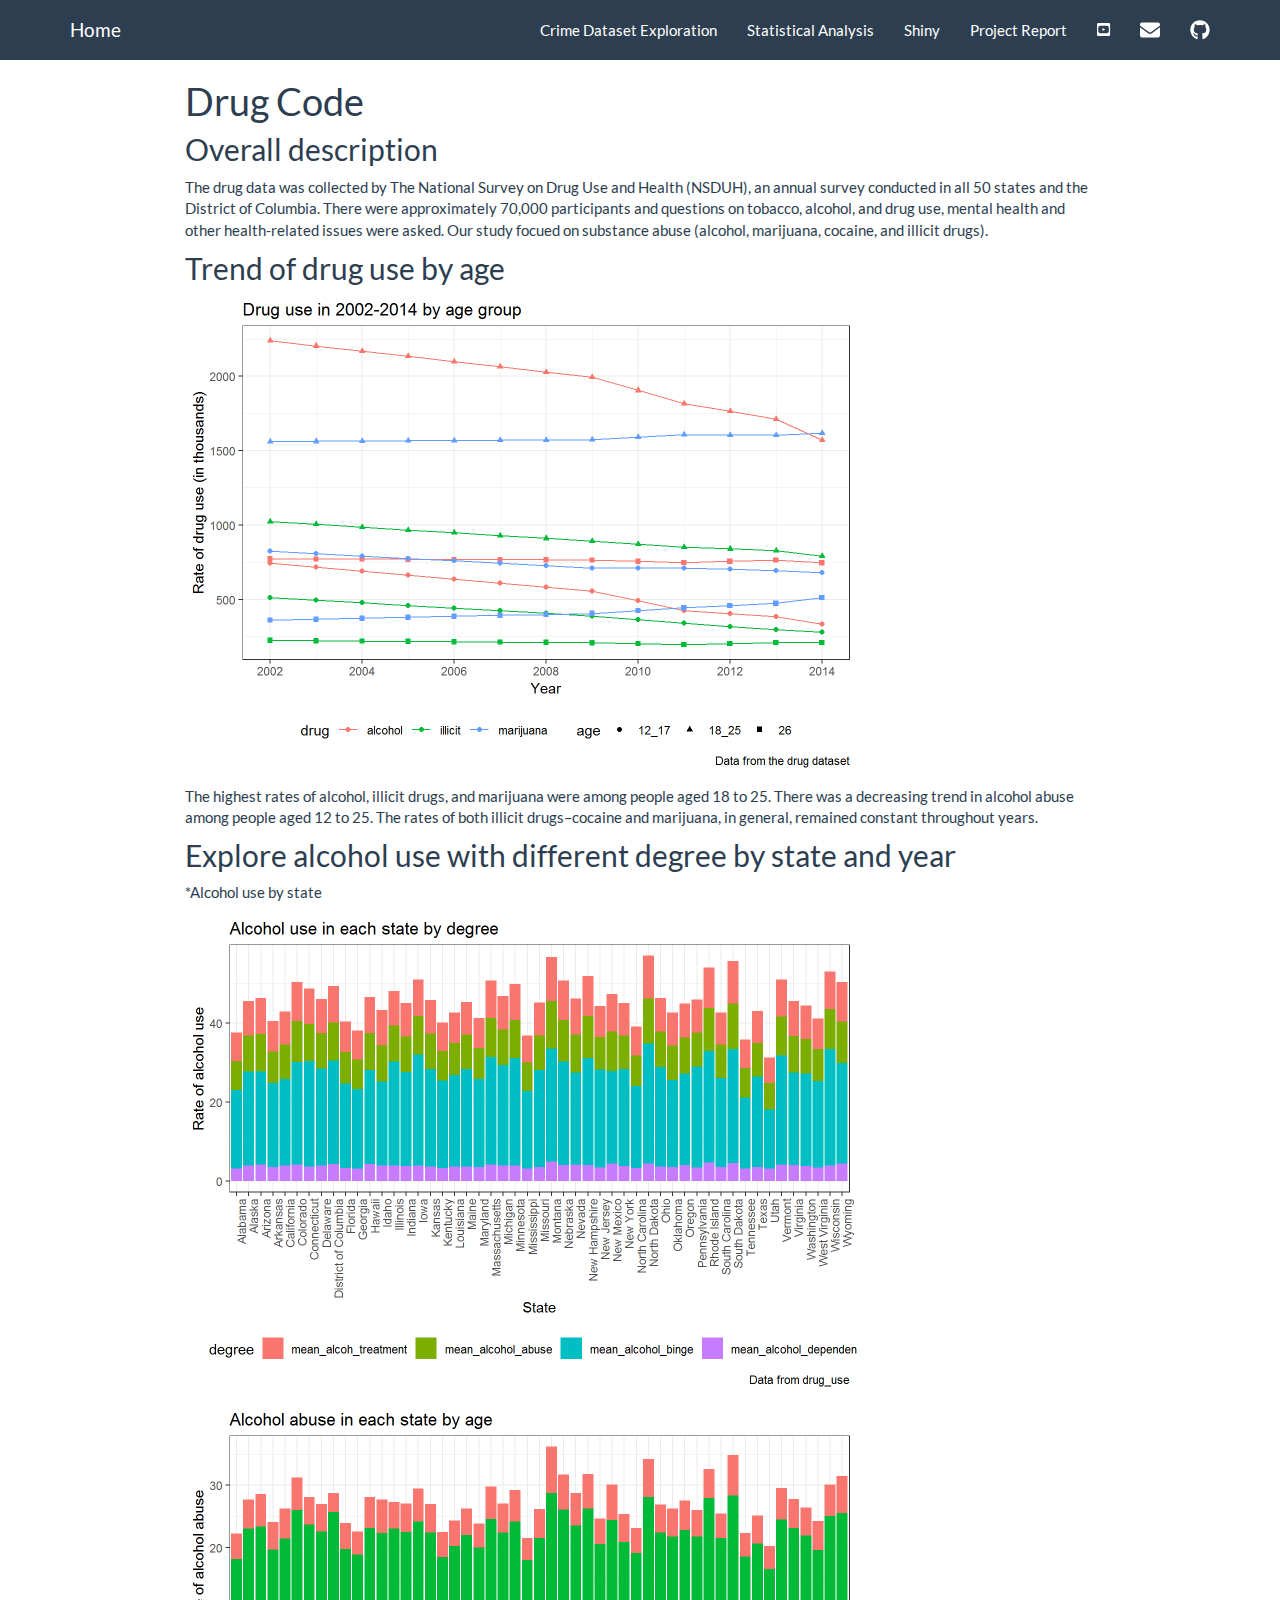
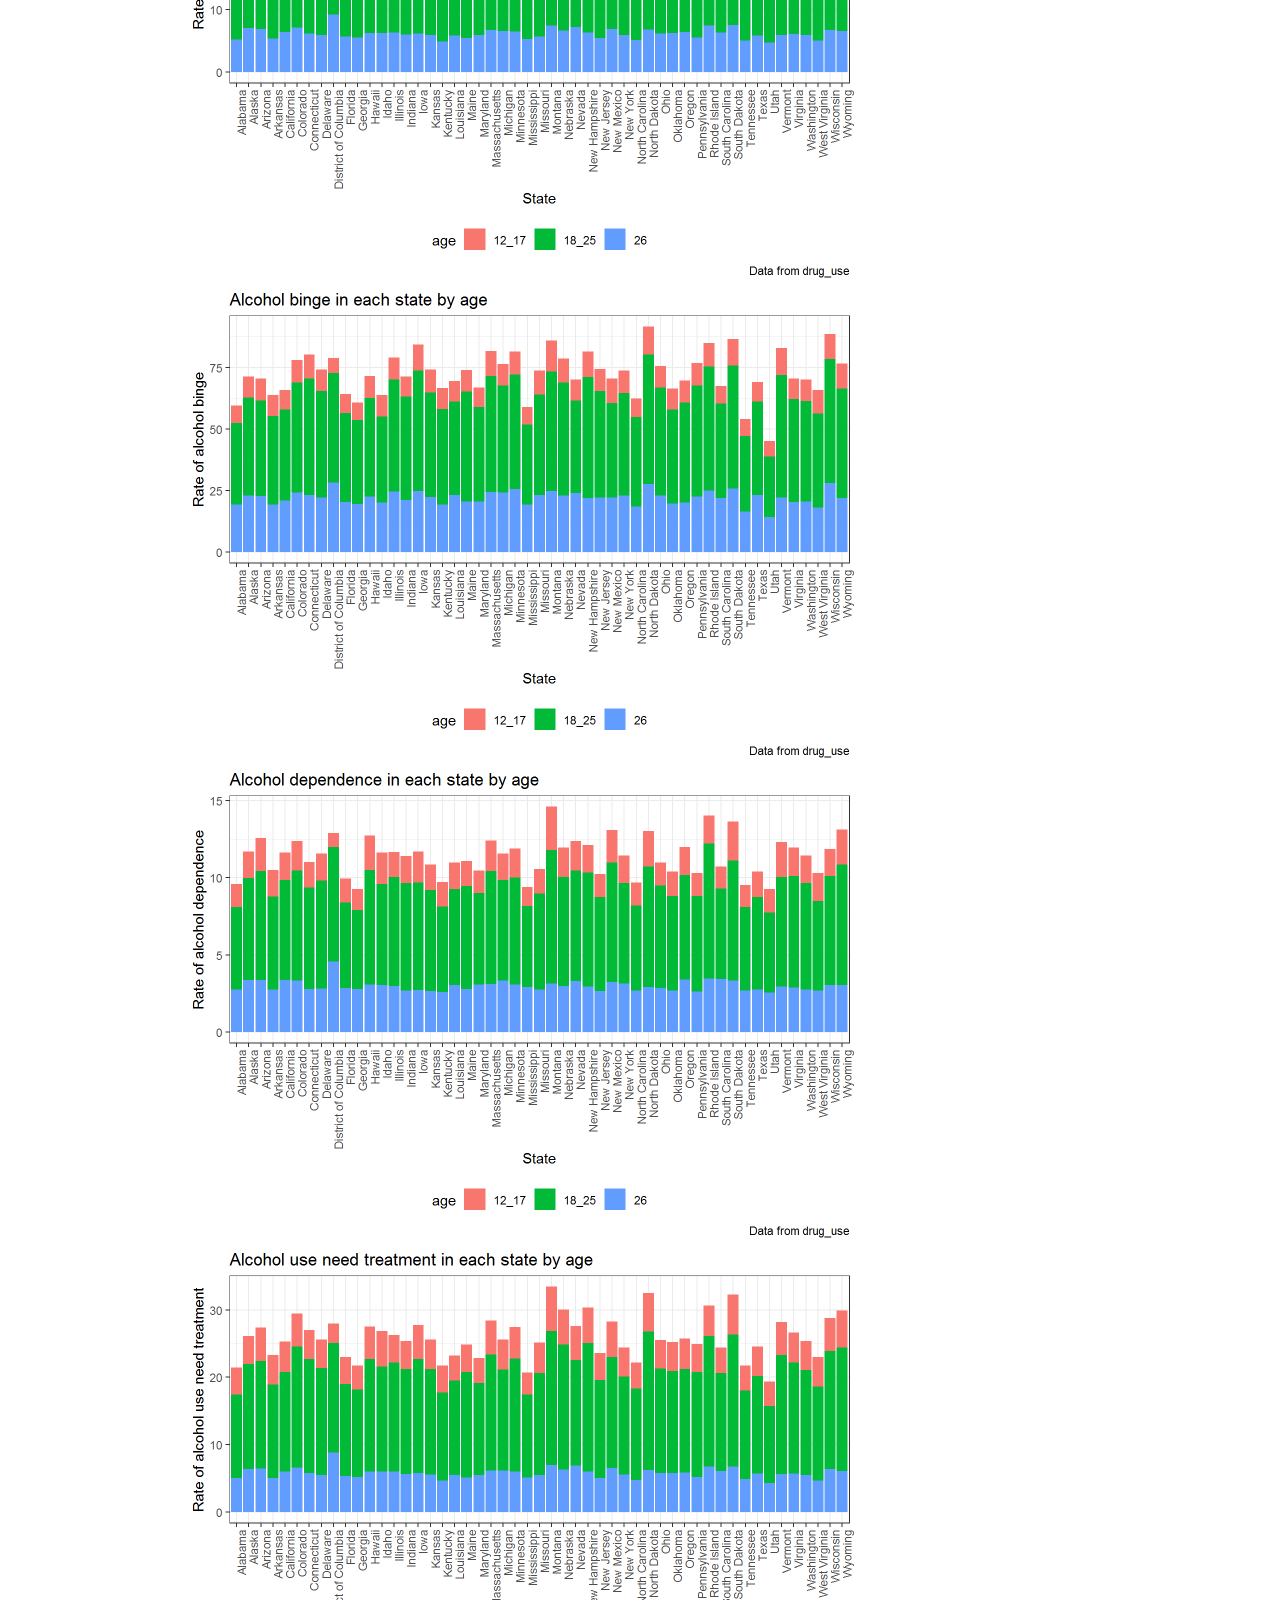
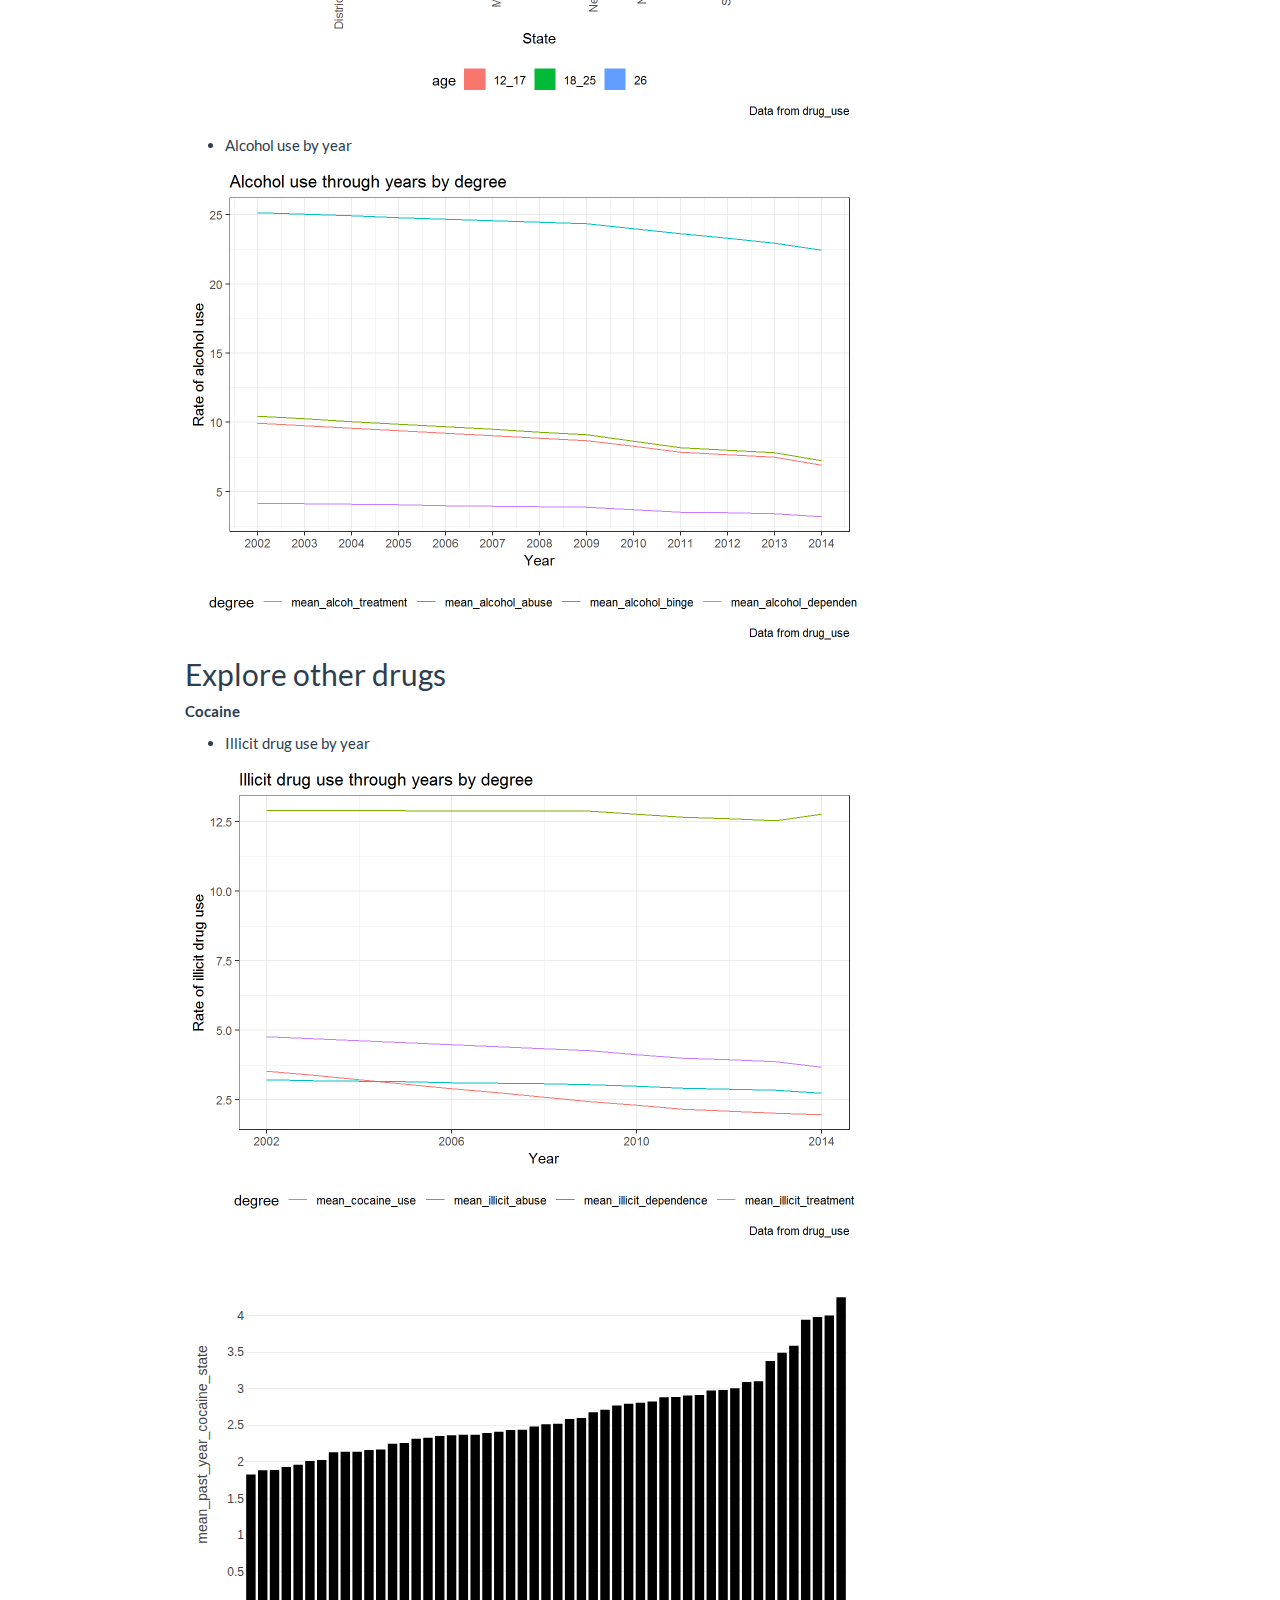
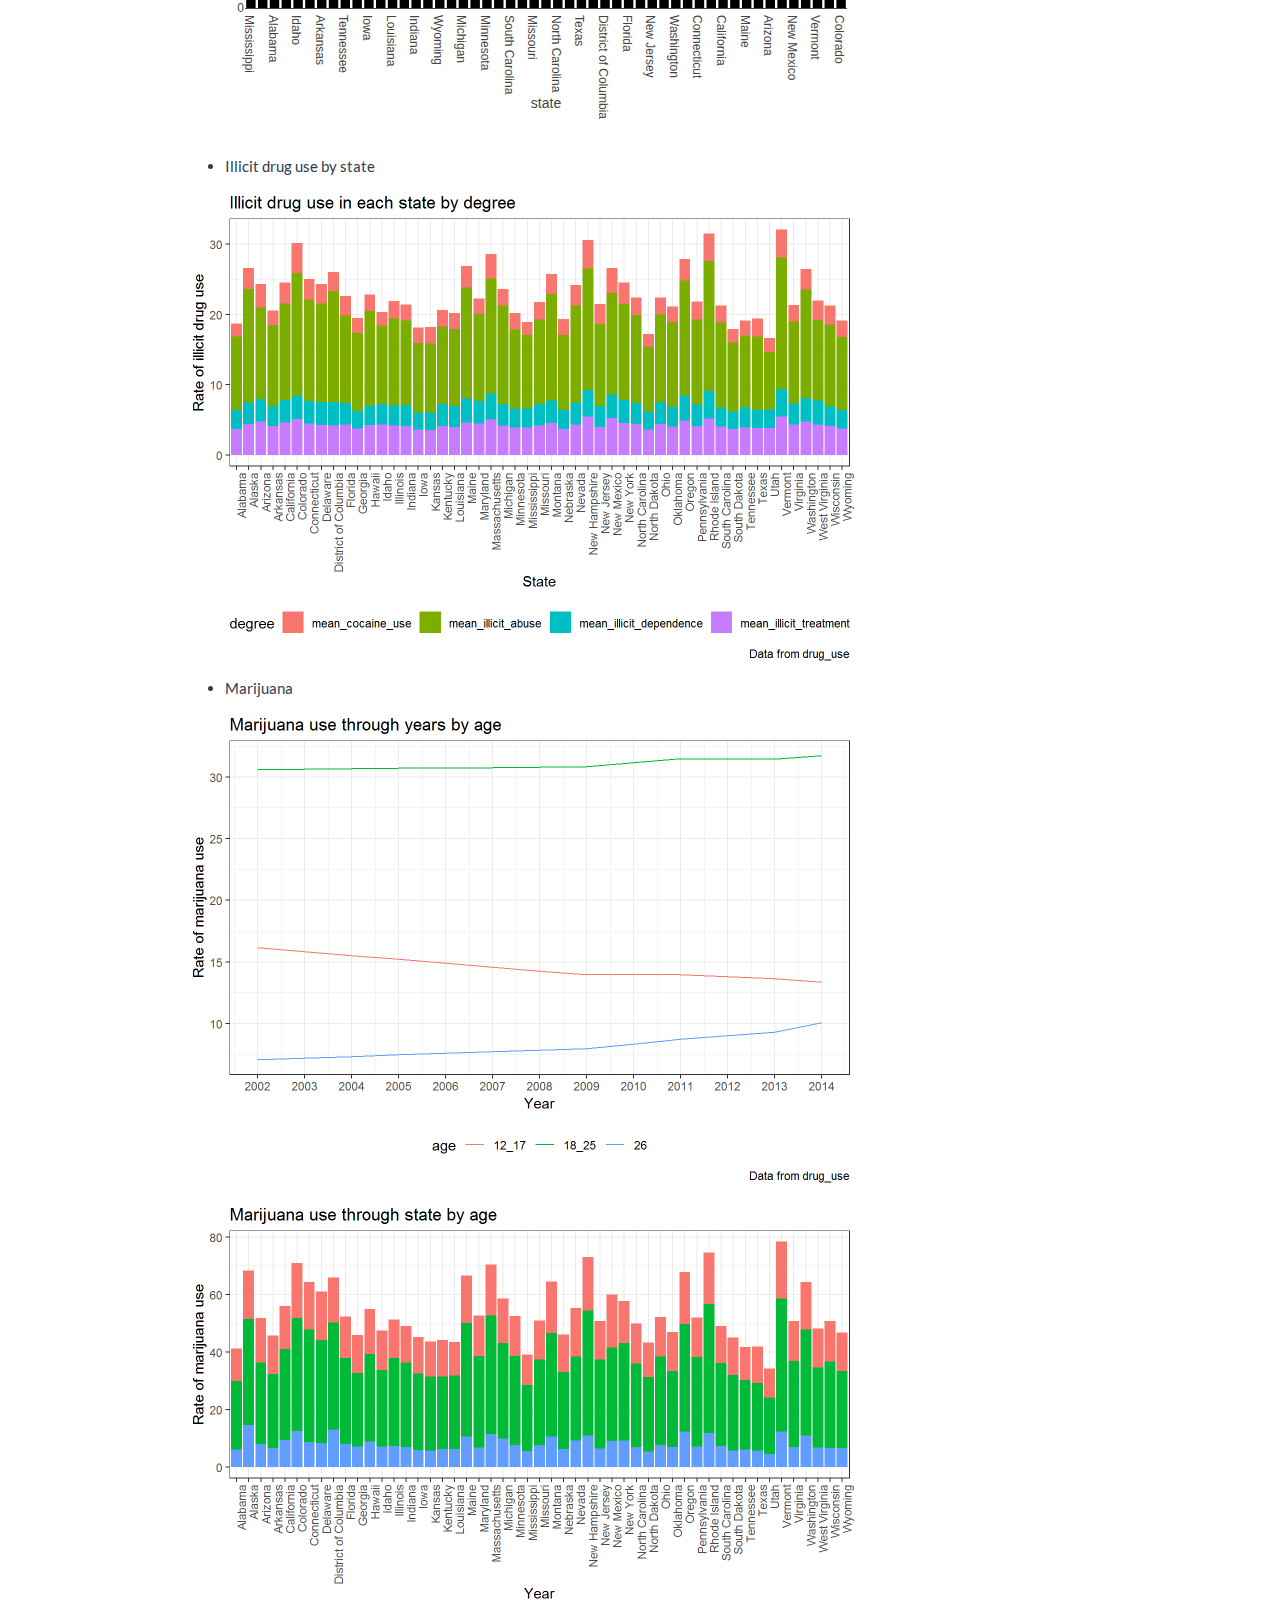
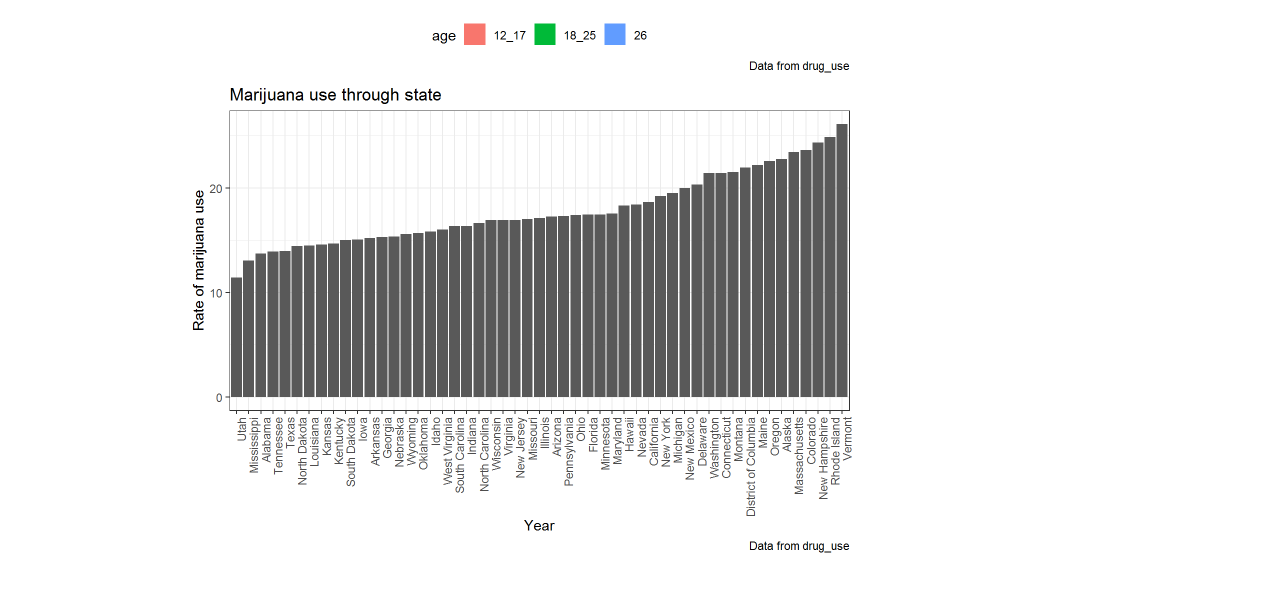
<file: Drug_code.html>
<!DOCTYPE html>

<html xmlns="http://www.w3.org/1999/xhtml">

<head>

<meta charset="utf-8" />
<meta http-equiv="Content-Type" content="text/html; charset=utf-8" />
<meta name="generator" content="pandoc" />




<title>Drug Code</title>

<script src="site_libs/jquery-1.11.3/jquery.min.js"></script>
<meta name="viewport" content="width=device-width, initial-scale=1" />
<link href="site_libs/bootstrap-3.3.5/css/flatly.min.css" rel="stylesheet" />
<script src="site_libs/bootstrap-3.3.5/js/bootstrap.min.js"></script>
<script src="site_libs/bootstrap-3.3.5/shim/html5shiv.min.js"></script>
<script src="site_libs/bootstrap-3.3.5/shim/respond.min.js"></script>
<script src="site_libs/navigation-1.1/tabsets.js"></script>
<link href="site_libs/highlightjs-9.12.0/default.css" rel="stylesheet" />
<script src="site_libs/highlightjs-9.12.0/highlight.js"></script>
<script src="site_libs/htmlwidgets-1.3/htmlwidgets.js"></script>
<script src="site_libs/plotly-binding-4.8.0/plotly.js"></script>
<script src="site_libs/typedarray-0.1/typedarray.min.js"></script>
<link href="site_libs/crosstalk-1.0.0/css/crosstalk.css" rel="stylesheet" />
<script src="site_libs/crosstalk-1.0.0/js/crosstalk.min.js"></script>
<link href="site_libs/plotly-htmlwidgets-css-1.39.2/plotly-htmlwidgets.css" rel="stylesheet" />
<script src="site_libs/plotly-main-1.39.2/plotly-latest.min.js"></script>
<link href="site_libs/font-awesome-5.0.13/css/fa-svg-with-js.css" rel="stylesheet" />
<script src="site_libs/font-awesome-5.0.13/js/fontawesome-all.min.js"></script>
<script src="site_libs/font-awesome-5.0.13/js/fa-v4-shims.min.js"></script>

<style type="text/css">code{white-space: pre;}</style>
<style type="text/css">
  pre:not([class]) {
    background-color: white;
  }
</style>
<script type="text/javascript">
if (window.hljs) {
  hljs.configure({languages: []});
  hljs.initHighlightingOnLoad();
  if (document.readyState && document.readyState === "complete") {
    window.setTimeout(function() { hljs.initHighlighting(); }, 0);
  }
}
</script>



<style type="text/css">
h1 {
  font-size: 34px;
}
h1.title {
  font-size: 38px;
}
h2 {
  font-size: 30px;
}
h3 {
  font-size: 24px;
}
h4 {
  font-size: 18px;
}
h5 {
  font-size: 16px;
}
h6 {
  font-size: 12px;
}
.table th:not([align]) {
  text-align: left;
}
</style>


</head>

<body>

<style type = "text/css">
.main-container {
  max-width: 940px;
  margin-left: auto;
  margin-right: auto;
}
code {
  color: inherit;
  background-color: rgba(0, 0, 0, 0.04);
}
img {
  max-width:100%;
  height: auto;
}
.tabbed-pane {
  padding-top: 12px;
}
.html-widget {
  margin-bottom: 20px;
}
button.code-folding-btn:focus {
  outline: none;
}
</style>


<style type="text/css">
/* padding for bootstrap navbar */
body {
  padding-top: 60px;
  padding-bottom: 40px;
}
/* offset scroll position for anchor links (for fixed navbar)  */
.section h1 {
  padding-top: 65px;
  margin-top: -65px;
}

.section h2 {
  padding-top: 65px;
  margin-top: -65px;
}
.section h3 {
  padding-top: 65px;
  margin-top: -65px;
}
.section h4 {
  padding-top: 65px;
  margin-top: -65px;
}
.section h5 {
  padding-top: 65px;
  margin-top: -65px;
}
.section h6 {
  padding-top: 65px;
  margin-top: -65px;
}
</style>

<script>
// manage active state of menu based on current page
$(document).ready(function () {
  // active menu anchor
  href = window.location.pathname
  href = href.substr(href.lastIndexOf('/') + 1)
  if (href === "")
    href = "index.html";
  var menuAnchor = $('a[href="' + href + '"]');

  // mark it active
  menuAnchor.parent().addClass('active');

  // if it's got a parent navbar menu mark it active as well
  menuAnchor.closest('li.dropdown').addClass('active');
});
</script>


<div class="container-fluid main-container">

<!-- tabsets -->
<script>
$(document).ready(function () {
  window.buildTabsets("TOC");
});
</script>

<!-- code folding -->






<div class="navbar navbar-default  navbar-fixed-top" role="navigation">
  <div class="container">
    <div class="navbar-header">
      <button type="button" class="navbar-toggle collapsed" data-toggle="collapse" data-target="#navbar">
        <span class="icon-bar"></span>
        <span class="icon-bar"></span>
        <span class="icon-bar"></span>
      </button>
      <a class="navbar-brand" href="index.html">Home</a>
    </div>
    <div id="navbar" class="navbar-collapse collapse">
      <ul class="nav navbar-nav">
        
      </ul>
      <ul class="nav navbar-nav navbar-right">
        <li>
  <a href="crime_data.html">Crime Dataset Exploration</a>
</li>
<li>
  <a href="about.html">Statistical Analysis</a>
</li>
<li>
  <a href="https://p8105-finalproject-team34-crime-drug.shinyapps.io/Shiny_Map_Displaying/">Shiny</a>
</li>
<li>
  <a href="p8105_Team34_Final_Project_Report.html">Project Report</a>
</li>
<li>
  <a href="https://youtu.be/Dh7Lih78qDg">
    <span class="fa fa-youtube-square"></span>
     
  </a>
</li>
<li>
  <a href="mailto:&lt;xz2788@cumc.columbia.edu&gt;">
    <span class="fa fa-envelope fa-lg"></span>
     
  </a>
</li>
<li>
  <a href="https://github.com/Mayazhang/p8105_final_project_crime_drug.git">
    <span class="fa fa-github fa-lg"></span>
     
  </a>
</li>
      </ul>
    </div><!--/.nav-collapse -->
  </div><!--/.container -->
</div><!--/.navbar -->

<div class="fluid-row" id="header">



<h1 class="title toc-ignore">Drug Code</h1>

</div>


<div id="overall-description" class="section level2">
<h2>Overall description</h2>
<p>The drug data was collected by The National Survey on Drug Use and Health (NSDUH), an annual survey conducted in all 50 states and the District of Columbia. There were approximately 70,000 participants and questions on tobacco, alcohol, and drug use, mental health and other health-related issues were asked. Our study focued on substance abuse (alcohol, marijuana, cocaine, and illicit drugs).</p>
</div>
<div id="trend-of-drug-use-by-age" class="section level2">
<h2>Trend of drug use by age</h2>
<p><img src="Drug_code_files/figure-html/unnamed-chunk-1-1.png" width="672" /></p>
<p>The highest rates of alcohol, illicit drugs, and marijuana were among people aged 18 to 25. There was a decreasing trend in alcohol abuse among people aged 12 to 25. The rates of both illicit drugs–cocaine and marijuana, in general, remained constant throughout years.</p>
</div>
<div id="explore-alcohol-use-with-different-degree-by-state-and-year" class="section level2">
<h2>Explore alcohol use with different degree by state and year</h2>
<p>*Alcohol use by state</p>
<p><img src="Drug_code_files/figure-html/alcohol_use_state-1.png" width="672" /></p>
<p><img src="Drug_code_files/figure-html/alcohol_use-1.png" width="672" /><img src="Drug_code_files/figure-html/alcohol_use-2.png" width="672" /><img src="Drug_code_files/figure-html/alcohol_use-3.png" width="672" /><img src="Drug_code_files/figure-html/alcohol_use-4.png" width="672" /></p>
<ul>
<li>Alcohol use by year</li>
</ul>
<p><img src="Drug_code_files/figure-html/alcohol_use_year-1.png" width="672" /></p>
</div>
<div id="explore-other-drugs" class="section level2">
<h2>Explore other drugs</h2>
<p><strong>Cocaine</strong></p>
<ul>
<li>Illicit drug use by year</li>
</ul>
<p><img src="Drug_code_files/figure-html/illicit_use_year-1.png" width="672" /></p>
<div id="htmlwidget-691a13f0b6264b9c3b48" style="width:672px;height:480px;" class="plotly html-widget"></div>
<script type="application/json" data-for="htmlwidget-691a13f0b6264b9c3b48">{"x":{"visdat":{"51d02cbe5053":["function () ","plotlyVisDat"]},"cur_data":"51d02cbe5053","attrs":{"51d02cbe5053":{"x":{},"y":{},"showlegend":false,"marker":{"color":{},"showscale":false},"alpha_stroke":1,"sizes":[10,100],"spans":[1,20],"type":"bar"}},"layout":{"margin":{"b":40,"l":60,"t":25,"r":10},"xaxis":{"domain":[0,1],"automargin":true,"title":"state","type":"category","categoryorder":"array","categoryarray":["Mississippi","North Dakota","Alabama","South Dakota","Idaho","Utah","Arkansas","Georgia","Tennessee","Oklahoma","Iowa","Maryland","Louisiana","Nebraska","Indiana","Hawaii","Wyoming","Virginia","Michigan","Kansas","Minnesota","Kentucky","South Carolina","Ohio","Missouri","Illinois","North Carolina","Pennsylvania","Texas","Wisconsin","District of Columbia","Delaware","Florida","West Virginia","New Jersey","Montana","Washington","Nevada","Connecticut","Alaska","California","New York","Maine","Oregon","Arizona","Massachusetts","New Mexico","Rhode Island","Vermont","New Hampshire","Colorado"]},"yaxis":{"domain":[0,1],"automargin":true,"title":"mean_past_year_cocaine_state"},"hovermode":"closest","showlegend":false},"source":"A","config":{"modeBarButtonsToAdd":[{"name":"Collaborate","icon":{"width":1000,"ascent":500,"descent":-50,"path":"M487 375c7-10 9-23 5-36l-79-259c-3-12-11-23-22-31-11-8-22-12-35-12l-263 0c-15 0-29 5-43 15-13 10-23 23-28 37-5 13-5 25-1 37 0 0 0 3 1 7 1 5 1 8 1 11 0 2 0 4-1 6 0 3-1 5-1 6 1 2 2 4 3 6 1 2 2 4 4 6 2 3 4 5 5 7 5 7 9 16 13 26 4 10 7 19 9 26 0 2 0 5 0 9-1 4-1 6 0 8 0 2 2 5 4 8 3 3 5 5 5 7 4 6 8 15 12 26 4 11 7 19 7 26 1 1 0 4 0 9-1 4-1 7 0 8 1 2 3 5 6 8 4 4 6 6 6 7 4 5 8 13 13 24 4 11 7 20 7 28 1 1 0 4 0 7-1 3-1 6-1 7 0 2 1 4 3 6 1 1 3 4 5 6 2 3 3 5 5 6 1 2 3 5 4 9 2 3 3 7 5 10 1 3 2 6 4 10 2 4 4 7 6 9 2 3 4 5 7 7 3 2 7 3 11 3 3 0 8 0 13-1l0-1c7 2 12 2 14 2l218 0c14 0 25-5 32-16 8-10 10-23 6-37l-79-259c-7-22-13-37-20-43-7-7-19-10-37-10l-248 0c-5 0-9-2-11-5-2-3-2-7 0-12 4-13 18-20 41-20l264 0c5 0 10 2 16 5 5 3 8 6 10 11l85 282c2 5 2 10 2 17 7-3 13-7 17-13z m-304 0c-1-3-1-5 0-7 1-1 3-2 6-2l174 0c2 0 4 1 7 2 2 2 4 4 5 7l6 18c0 3 0 5-1 7-1 1-3 2-6 2l-173 0c-3 0-5-1-8-2-2-2-4-4-4-7z m-24-73c-1-3-1-5 0-7 2-2 3-2 6-2l174 0c2 0 5 0 7 2 3 2 4 4 5 7l6 18c1 2 0 5-1 6-1 2-3 3-5 3l-174 0c-3 0-5-1-7-3-3-1-4-4-5-6z"},"click":"function(gd) { \n        // is this being viewed in RStudio?\n        if (location.search == '?viewer_pane=1') {\n          alert('To learn about plotly for collaboration, visit:\\n https://cpsievert.github.io/plotly_book/plot-ly-for-collaboration.html');\n        } else {\n          window.open('https://cpsievert.github.io/plotly_book/plot-ly-for-collaboration.html', '_blank');\n        }\n      }"}],"cloud":false},"data":[{"x":["Alabama","Alaska","Arizona","Arkansas","California","Colorado","Connecticut","Delaware","District of Columbia","Florida","Georgia","Hawaii","Idaho","Illinois","Indiana","Iowa","Kansas","Kentucky","Louisiana","Maine","Maryland","Massachusetts","Michigan","Minnesota","Mississippi","Missouri","Montana","Nebraska","Nevada","New Hampshire","New Jersey","New Mexico","New York","North Carolina","North Dakota","Ohio","Oklahoma","Oregon","Pennsylvania","Rhode Island","South Carolina","South Dakota","Tennessee","Texas","Utah","Vermont","Virginia","Washington","West Virginia","Wisconsin","Wyoming"],"y":[1.88769230769231,2.97461538461538,3.38051282051282,2.02461538461538,2.98179487179487,4.25025641025641,2.91461538461538,2.76974358974359,2.71076923076923,2.79435897435897,2.1325641025641,2.32794871794872,1.95871794871795,2.51384615384615,2.31641025641026,2.16205128205128,2.37179487179487,2.41025641025641,2.24692307692308,3.09307692307692,2.16846153846154,3.49102564102564,2.37128205128205,2.39564102564103,1.82769230769231,2.48410256410256,2.88179487179487,2.25589743589744,2.90846153846154,4.00282051282051,2.82358974358974,3.58717948717949,3.00794871794872,2.52051282051282,1.88615384615385,2.43974358974359,2.13948717948718,3.10102564102564,2.58641025641026,3.9425641025641,2.43384615384615,1.93025641025641,2.13717948717949,2.59820512820513,2.01025641025641,3.98230769230769,2.36384615384615,2.88769230769231,2.80692307692308,2.67846153846154,2.35461538461538],"showlegend":false,"marker":{"color":["Alabama","Alaska","Arizona","Arkansas","California","Colorado","Connecticut","Delaware","District of Columbia","Florida","Georgia","Hawaii","Idaho","Illinois","Indiana","Iowa","Kansas","Kentucky","Louisiana","Maine","Maryland","Massachusetts","Michigan","Minnesota","Mississippi","Missouri","Montana","Nebraska","Nevada","New Hampshire","New Jersey","New Mexico","New York","North Carolina","North Dakota","Ohio","Oklahoma","Oregon","Pennsylvania","Rhode Island","South Carolina","South Dakota","Tennessee","Texas","Utah","Vermont","Virginia","Washington","West Virginia","Wisconsin","Wyoming"],"showscale":false,"line":{"color":"rgba(31,119,180,1)"}},"type":"bar","error_y":{"color":"rgba(31,119,180,1)"},"error_x":{"color":"rgba(31,119,180,1)"},"xaxis":"x","yaxis":"y","frame":null}],"highlight":{"on":"plotly_click","persistent":false,"dynamic":false,"selectize":false,"opacityDim":0.2,"selected":{"opacity":1},"debounce":0},"base_url":"https://plot.ly"},"evals":["config.modeBarButtonsToAdd.0.click"],"jsHooks":[]}</script>
<ul>
<li>Illicit drug use by state</li>
</ul>
<p><img src="Drug_code_files/figure-html/illicit_state-1.png" width="672" /></p>
<ul>
<li>Marijuana</li>
</ul>
<p><img src="Drug_code_files/figure-html/unnamed-chunk-2-1.png" width="672" /></p>
<p><img src="Drug_code_files/figure-html/unnamed-chunk-3-1.png" width="672" /><img src="Drug_code_files/figure-html/unnamed-chunk-3-2.png" width="672" /></p>
</div>




</div>

<script>

// add bootstrap table styles to pandoc tables
function bootstrapStylePandocTables() {
  $('tr.header').parent('thead').parent('table').addClass('table table-condensed');
}
$(document).ready(function () {
  bootstrapStylePandocTables();
});


</script>

<!-- dynamically load mathjax for compatibility with self-contained -->
<script>
  (function () {
    var script = document.createElement("script");
    script.type = "text/javascript";
    script.src  = "https://mathjax.rstudio.com/latest/MathJax.js?config=TeX-AMS-MML_HTMLorMML";
    document.getElementsByTagName("head")[0].appendChild(script);
  })();
</script>

</body>
</html>
</file>
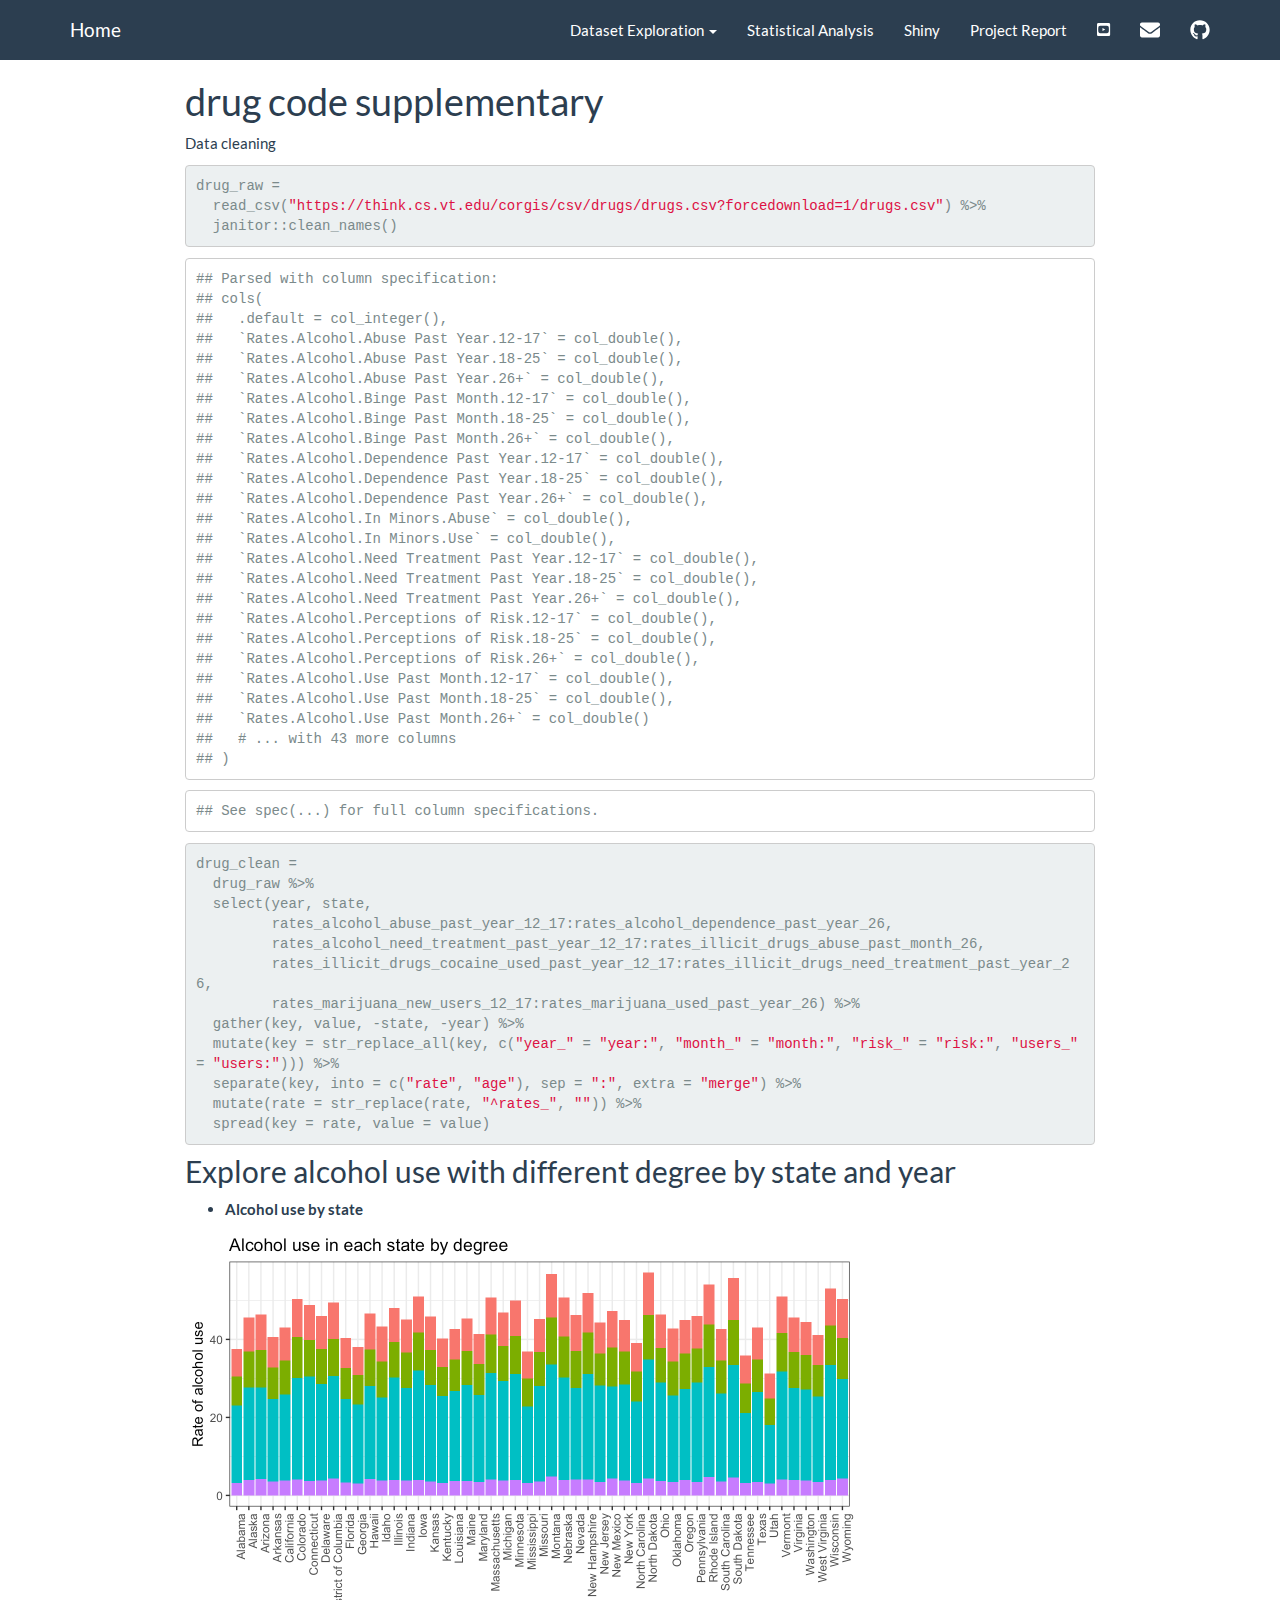
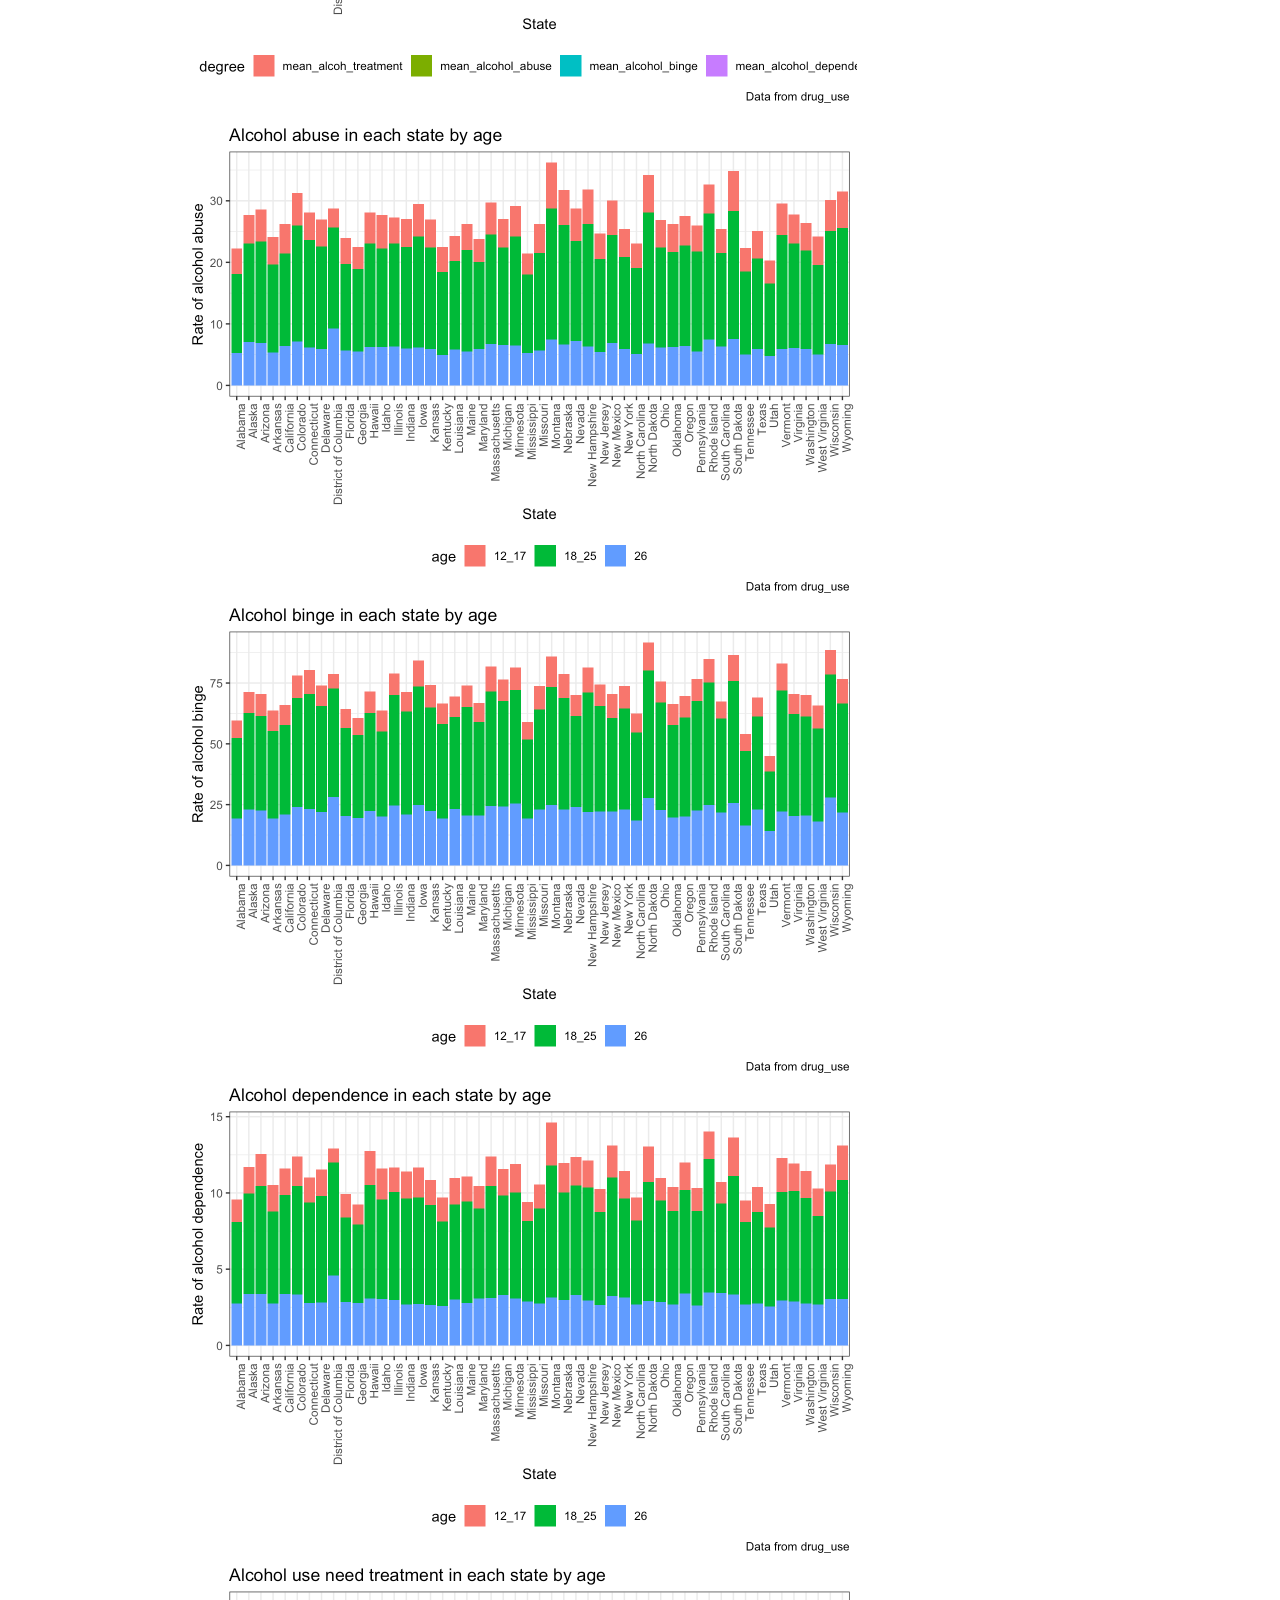
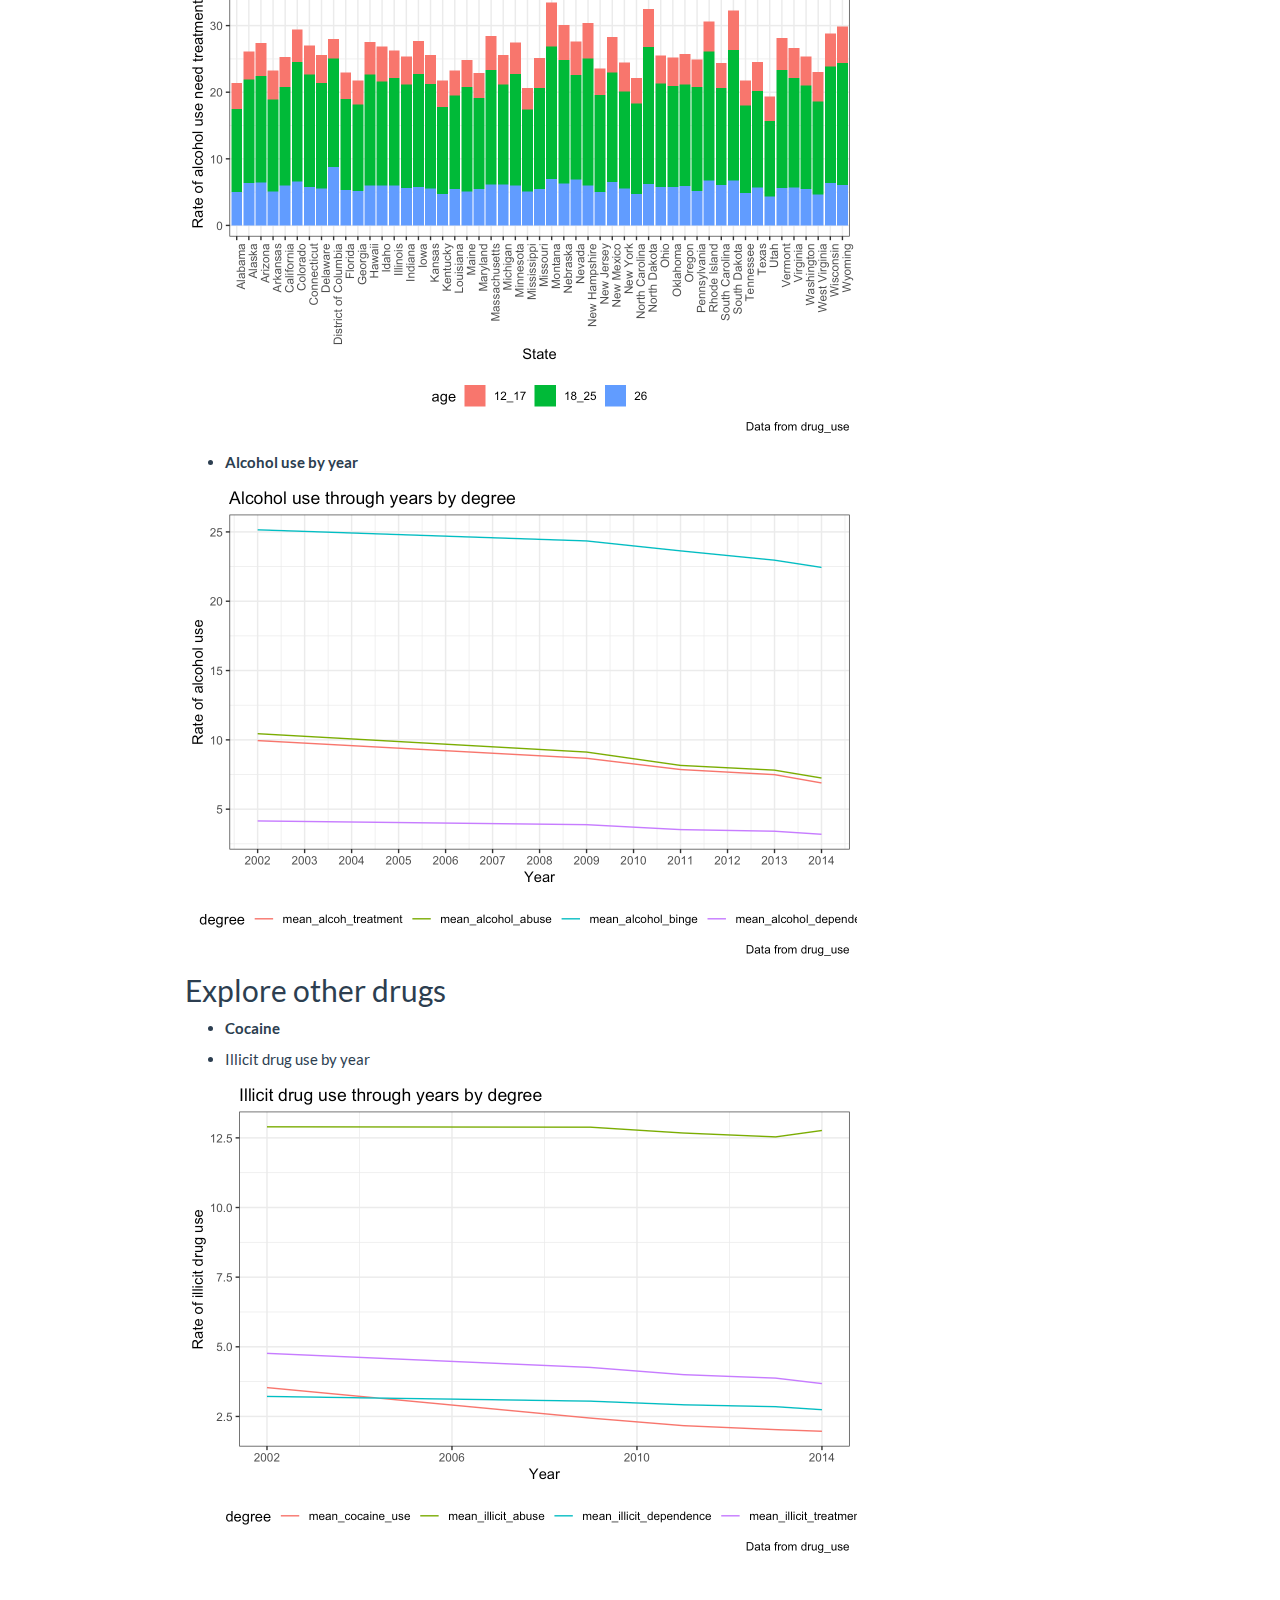
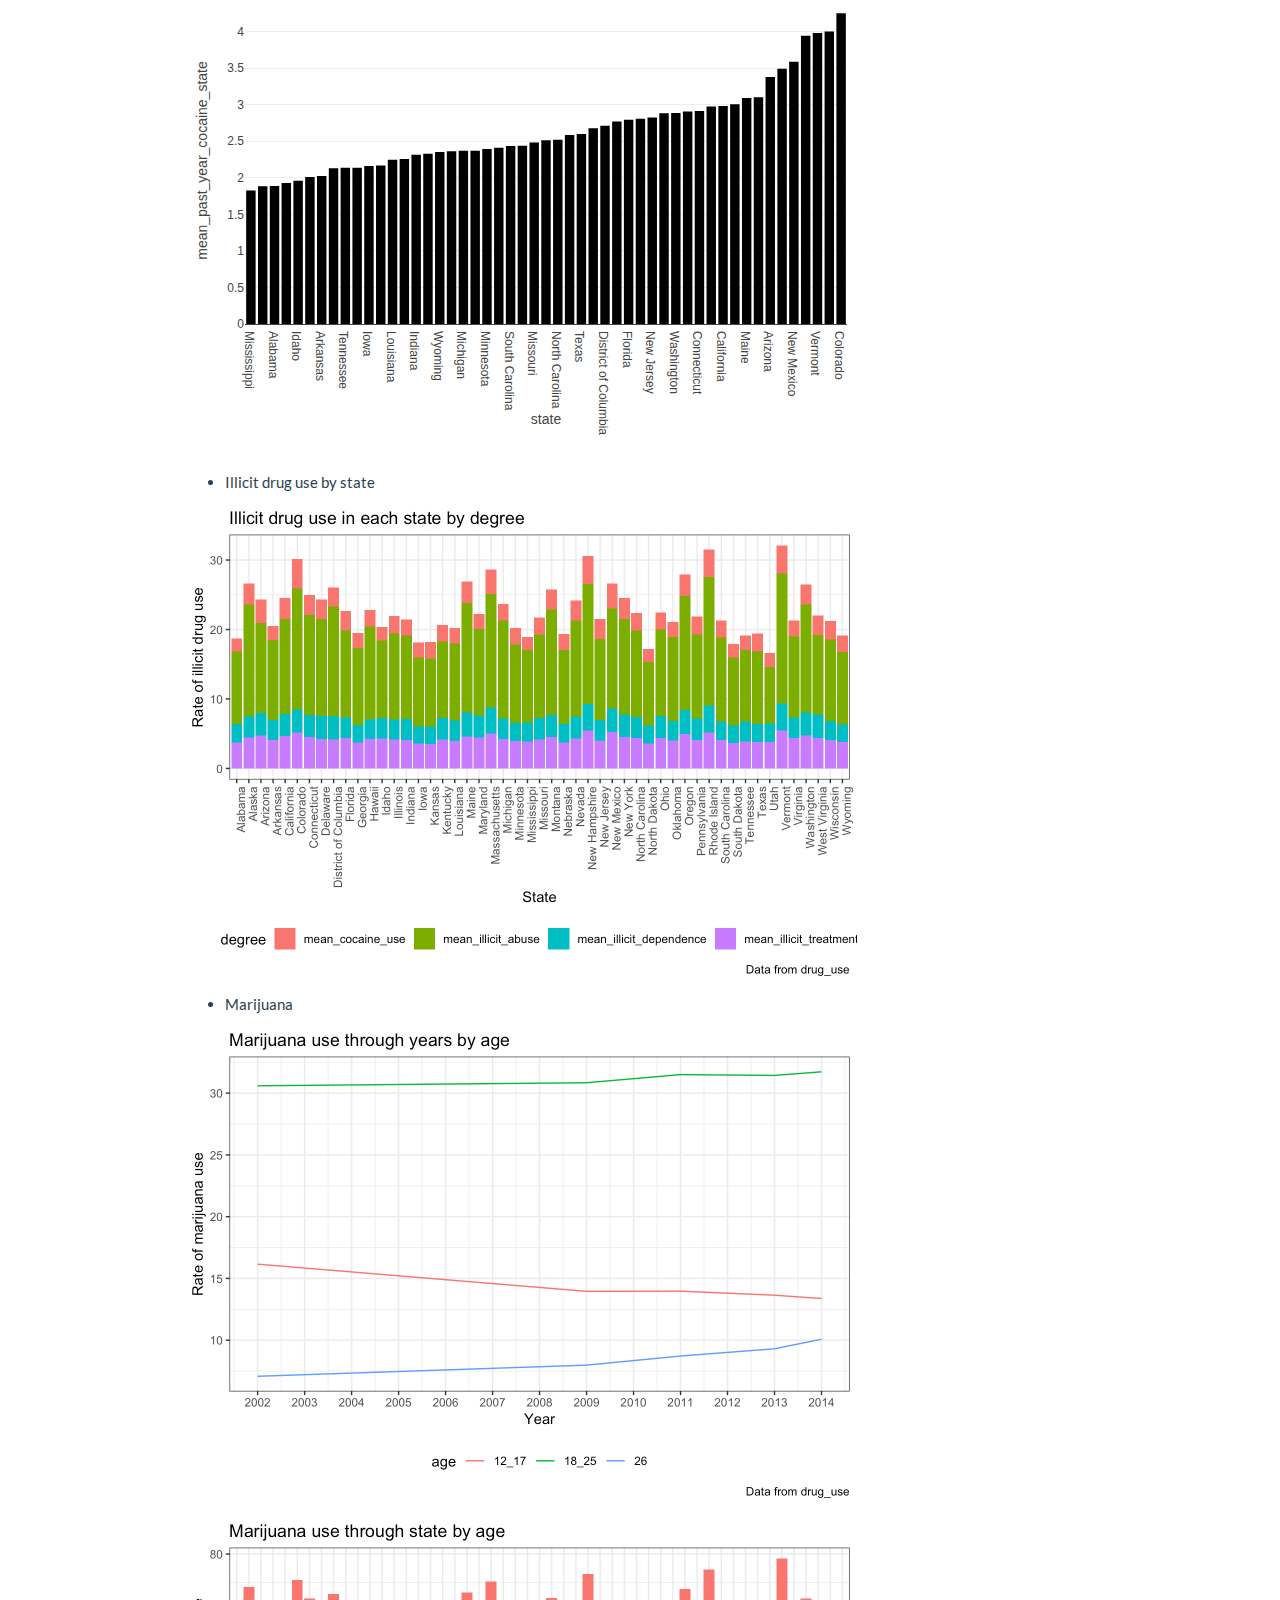
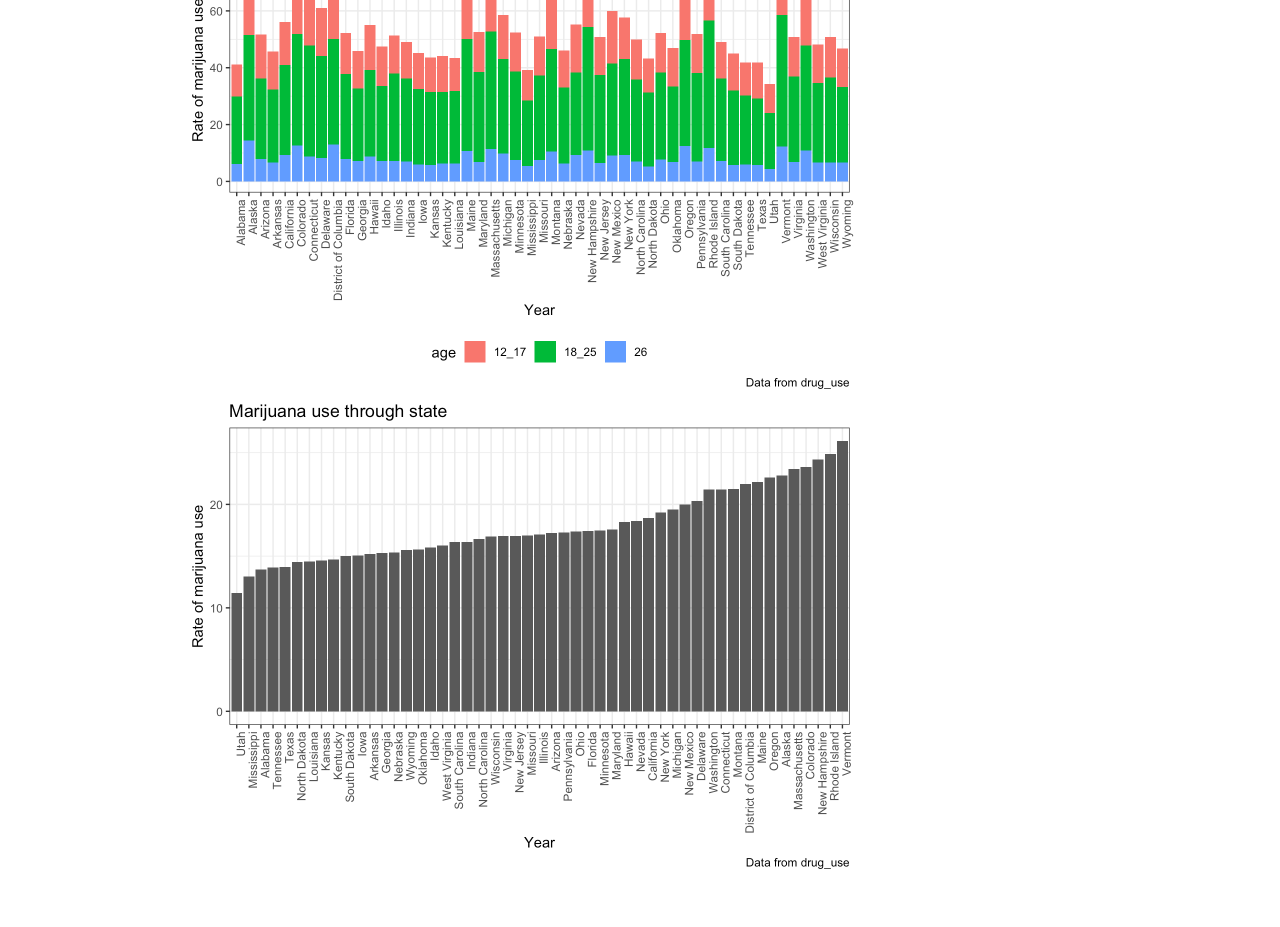
<file: drug_code_supplementary.html>
<!DOCTYPE html>

<html xmlns="http://www.w3.org/1999/xhtml">

<head>

<meta charset="utf-8" />
<meta http-equiv="Content-Type" content="text/html; charset=utf-8" />
<meta name="generator" content="pandoc" />




<title>drug code supplementary</title>

<script src="site_libs/jquery-1.11.3/jquery.min.js"></script>
<meta name="viewport" content="width=device-width, initial-scale=1" />
<link href="site_libs/bootstrap-3.3.5/css/flatly.min.css" rel="stylesheet" />
<script src="site_libs/bootstrap-3.3.5/js/bootstrap.min.js"></script>
<script src="site_libs/bootstrap-3.3.5/shim/html5shiv.min.js"></script>
<script src="site_libs/bootstrap-3.3.5/shim/respond.min.js"></script>
<script src="site_libs/navigation-1.1/tabsets.js"></script>
<link href="site_libs/highlightjs-9.12.0/default.css" rel="stylesheet" />
<script src="site_libs/highlightjs-9.12.0/highlight.js"></script>
<script src="site_libs/htmlwidgets-1.3/htmlwidgets.js"></script>
<script src="site_libs/plotly-binding-4.8.0/plotly.js"></script>
<script src="site_libs/typedarray-0.1/typedarray.min.js"></script>
<link href="site_libs/crosstalk-1.0.0/css/crosstalk.css" rel="stylesheet" />
<script src="site_libs/crosstalk-1.0.0/js/crosstalk.min.js"></script>
<link href="site_libs/plotly-htmlwidgets-css-1.39.2/plotly-htmlwidgets.css" rel="stylesheet" />
<script src="site_libs/plotly-main-1.39.2/plotly-latest.min.js"></script>
<link href="site_libs/font-awesome-5.0.13/css/fa-svg-with-js.css" rel="stylesheet" />
<script src="site_libs/font-awesome-5.0.13/js/fontawesome-all.min.js"></script>
<script src="site_libs/font-awesome-5.0.13/js/fa-v4-shims.min.js"></script>

<style type="text/css">code{white-space: pre;}</style>
<style type="text/css">
  pre:not([class]) {
    background-color: white;
  }
</style>
<script type="text/javascript">
if (window.hljs) {
  hljs.configure({languages: []});
  hljs.initHighlightingOnLoad();
  if (document.readyState && document.readyState === "complete") {
    window.setTimeout(function() { hljs.initHighlighting(); }, 0);
  }
}
</script>



<style type="text/css">
h1 {
  font-size: 34px;
}
h1.title {
  font-size: 38px;
}
h2 {
  font-size: 30px;
}
h3 {
  font-size: 24px;
}
h4 {
  font-size: 18px;
}
h5 {
  font-size: 16px;
}
h6 {
  font-size: 12px;
}
.table th:not([align]) {
  text-align: left;
}
</style>


</head>

<body>

<style type = "text/css">
.main-container {
  max-width: 940px;
  margin-left: auto;
  margin-right: auto;
}
code {
  color: inherit;
  background-color: rgba(0, 0, 0, 0.04);
}
img {
  max-width:100%;
  height: auto;
}
.tabbed-pane {
  padding-top: 12px;
}
.html-widget {
  margin-bottom: 20px;
}
button.code-folding-btn:focus {
  outline: none;
}
</style>


<style type="text/css">
/* padding for bootstrap navbar */
body {
  padding-top: 60px;
  padding-bottom: 40px;
}
/* offset scroll position for anchor links (for fixed navbar)  */
.section h1 {
  padding-top: 65px;
  margin-top: -65px;
}

.section h2 {
  padding-top: 65px;
  margin-top: -65px;
}
.section h3 {
  padding-top: 65px;
  margin-top: -65px;
}
.section h4 {
  padding-top: 65px;
  margin-top: -65px;
}
.section h5 {
  padding-top: 65px;
  margin-top: -65px;
}
.section h6 {
  padding-top: 65px;
  margin-top: -65px;
}
</style>

<script>
// manage active state of menu based on current page
$(document).ready(function () {
  // active menu anchor
  href = window.location.pathname
  href = href.substr(href.lastIndexOf('/') + 1)
  if (href === "")
    href = "index.html";
  var menuAnchor = $('a[href="' + href + '"]');

  // mark it active
  menuAnchor.parent().addClass('active');

  // if it's got a parent navbar menu mark it active as well
  menuAnchor.closest('li.dropdown').addClass('active');
});
</script>


<div class="container-fluid main-container">

<!-- tabsets -->
<script>
$(document).ready(function () {
  window.buildTabsets("TOC");
});
</script>

<!-- code folding -->






<div class="navbar navbar-default  navbar-fixed-top" role="navigation">
  <div class="container">
    <div class="navbar-header">
      <button type="button" class="navbar-toggle collapsed" data-toggle="collapse" data-target="#navbar">
        <span class="icon-bar"></span>
        <span class="icon-bar"></span>
        <span class="icon-bar"></span>
      </button>
      <a class="navbar-brand" href="index.html">Home</a>
    </div>
    <div id="navbar" class="navbar-collapse collapse">
      <ul class="nav navbar-nav">
        
      </ul>
      <ul class="nav navbar-nav navbar-right">
        <li class="dropdown">
  <a href="#" class="dropdown-toggle" data-toggle="dropdown" role="button" aria-expanded="false">
    Dataset Exploration
     
    <span class="caret"></span>
  </a>
  <ul class="dropdown-menu" role="menu">
    <li>
      <a href="crime_data.html">Crime Dataset</a>
    </li>
    <li>
      <a href="Drug_code.html">Drug Dataset</a>
    </li>
  </ul>
</li>
<li>
  <a href="statistical_analysis.html">Statistical Analysis</a>
</li>
<li>
  <a href="https://p8105-finalproject-team34-crime-drug.shinyapps.io/Shiny_Map_Displaying/">Shiny</a>
</li>
<li>
  <a href="p8105_Team34_Final_Project_Report.html">Project Report</a>
</li>
<li>
  <a href="https://youtu.be/Dh7Lih78qDg">
    <span class="fa fa-youtube-square"></span>
     
  </a>
</li>
<li>
  <a href="mailto:&lt;xz2788@cumc.columbia.edu&gt;">
    <span class="fa fa-envelope fa-lg"></span>
     
  </a>
</li>
<li>
  <a href="https://github.com/Mayazhang/p8105_final_project_crime_drug.git">
    <span class="fa fa-github fa-lg"></span>
     
  </a>
</li>
      </ul>
    </div><!--/.nav-collapse -->
  </div><!--/.container -->
</div><!--/.navbar -->

<div class="fluid-row" id="header">



<h1 class="title toc-ignore">drug code supplementary</h1>

</div>


<p>Data cleaning</p>
<pre class="r"><code>drug_raw =
  read_csv(&quot;https://think.cs.vt.edu/corgis/csv/drugs/drugs.csv?forcedownload=1/drugs.csv&quot;) %&gt;%
  janitor::clean_names()</code></pre>
<pre><code>## Parsed with column specification:
## cols(
##   .default = col_integer(),
##   `Rates.Alcohol.Abuse Past Year.12-17` = col_double(),
##   `Rates.Alcohol.Abuse Past Year.18-25` = col_double(),
##   `Rates.Alcohol.Abuse Past Year.26+` = col_double(),
##   `Rates.Alcohol.Binge Past Month.12-17` = col_double(),
##   `Rates.Alcohol.Binge Past Month.18-25` = col_double(),
##   `Rates.Alcohol.Binge Past Month.26+` = col_double(),
##   `Rates.Alcohol.Dependence Past Year.12-17` = col_double(),
##   `Rates.Alcohol.Dependence Past Year.18-25` = col_double(),
##   `Rates.Alcohol.Dependence Past Year.26+` = col_double(),
##   `Rates.Alcohol.In Minors.Abuse` = col_double(),
##   `Rates.Alcohol.In Minors.Use` = col_double(),
##   `Rates.Alcohol.Need Treatment Past Year.12-17` = col_double(),
##   `Rates.Alcohol.Need Treatment Past Year.18-25` = col_double(),
##   `Rates.Alcohol.Need Treatment Past Year.26+` = col_double(),
##   `Rates.Alcohol.Perceptions of Risk.12-17` = col_double(),
##   `Rates.Alcohol.Perceptions of Risk.18-25` = col_double(),
##   `Rates.Alcohol.Perceptions of Risk.26+` = col_double(),
##   `Rates.Alcohol.Use Past Month.12-17` = col_double(),
##   `Rates.Alcohol.Use Past Month.18-25` = col_double(),
##   `Rates.Alcohol.Use Past Month.26+` = col_double()
##   # ... with 43 more columns
## )</code></pre>
<pre><code>## See spec(...) for full column specifications.</code></pre>
<pre class="r"><code>drug_clean = 
  drug_raw %&gt;%
  select(year, state,
         rates_alcohol_abuse_past_year_12_17:rates_alcohol_dependence_past_year_26,
         rates_alcohol_need_treatment_past_year_12_17:rates_illicit_drugs_abuse_past_month_26, 
         rates_illicit_drugs_cocaine_used_past_year_12_17:rates_illicit_drugs_need_treatment_past_year_26,
         rates_marijuana_new_users_12_17:rates_marijuana_used_past_year_26) %&gt;%
  gather(key, value, -state, -year) %&gt;% 
  mutate(key = str_replace_all(key, c(&quot;year_&quot; = &quot;year:&quot;, &quot;month_&quot; = &quot;month:&quot;, &quot;risk_&quot; = &quot;risk:&quot;, &quot;users_&quot; = &quot;users:&quot;))) %&gt;%
  separate(key, into = c(&quot;rate&quot;, &quot;age&quot;), sep = &quot;:&quot;, extra = &quot;merge&quot;) %&gt;%
  mutate(rate = str_replace(rate, &quot;^rates_&quot;, &quot;&quot;)) %&gt;% 
  spread(key = rate, value = value)</code></pre>
<div id="explore-alcohol-use-with-different-degree-by-state-and-year" class="section level2">
<h2>Explore alcohol use with different degree by state and year</h2>
<ul>
<li><strong>Alcohol use by state</strong></li>
</ul>
<p><img src="drug_code_supplementary_files/figure-html/alcohol_use_state-1.png" width="672" /></p>
<p><img src="drug_code_supplementary_files/figure-html/alcohol_use-1.png" width="672" /><img src="drug_code_supplementary_files/figure-html/alcohol_use-2.png" width="672" /><img src="drug_code_supplementary_files/figure-html/alcohol_use-3.png" width="672" /><img src="drug_code_supplementary_files/figure-html/alcohol_use-4.png" width="672" /></p>
<ul>
<li><strong>Alcohol use by year</strong></li>
</ul>
<p><img src="drug_code_supplementary_files/figure-html/alcohol_use_year-1.png" width="672" /></p>
</div>
<div id="explore-other-drugs" class="section level2">
<h2>Explore other drugs</h2>
<ul>
<li><p><strong>Cocaine</strong></p></li>
<li><p>Illicit drug use by year</p></li>
</ul>
<p><img src="drug_code_supplementary_files/figure-html/illicit_use_year-1.png" width="672" /></p>
<div id="htmlwidget-c4a0dc6eb1e5e5b190d8" style="width:672px;height:480px;" class="plotly html-widget"></div>
<script type="application/json" data-for="htmlwidget-c4a0dc6eb1e5e5b190d8">{"x":{"visdat":{"c0ac579829dd":["function () ","plotlyVisDat"]},"cur_data":"c0ac579829dd","attrs":{"c0ac579829dd":{"x":{},"y":{},"showlegend":false,"marker":{"color":{},"showscale":false},"alpha_stroke":1,"sizes":[10,100],"spans":[1,20],"type":"bar"}},"layout":{"margin":{"b":40,"l":60,"t":25,"r":10},"xaxis":{"domain":[0,1],"automargin":true,"title":"state","type":"category","categoryorder":"array","categoryarray":["Mississippi","North Dakota","Alabama","South Dakota","Idaho","Utah","Arkansas","Georgia","Tennessee","Oklahoma","Iowa","Maryland","Louisiana","Nebraska","Indiana","Hawaii","Wyoming","Virginia","Michigan","Kansas","Minnesota","Kentucky","South Carolina","Ohio","Missouri","Illinois","North Carolina","Pennsylvania","Texas","Wisconsin","District of Columbia","Delaware","Florida","West Virginia","New Jersey","Montana","Washington","Nevada","Connecticut","Alaska","California","New York","Maine","Oregon","Arizona","Massachusetts","New Mexico","Rhode Island","Vermont","New Hampshire","Colorado"]},"yaxis":{"domain":[0,1],"automargin":true,"title":"mean_past_year_cocaine_state"},"hovermode":"closest","showlegend":false},"source":"A","config":{"modeBarButtonsToAdd":[{"name":"Collaborate","icon":{"width":1000,"ascent":500,"descent":-50,"path":"M487 375c7-10 9-23 5-36l-79-259c-3-12-11-23-22-31-11-8-22-12-35-12l-263 0c-15 0-29 5-43 15-13 10-23 23-28 37-5 13-5 25-1 37 0 0 0 3 1 7 1 5 1 8 1 11 0 2 0 4-1 6 0 3-1 5-1 6 1 2 2 4 3 6 1 2 2 4 4 6 2 3 4 5 5 7 5 7 9 16 13 26 4 10 7 19 9 26 0 2 0 5 0 9-1 4-1 6 0 8 0 2 2 5 4 8 3 3 5 5 5 7 4 6 8 15 12 26 4 11 7 19 7 26 1 1 0 4 0 9-1 4-1 7 0 8 1 2 3 5 6 8 4 4 6 6 6 7 4 5 8 13 13 24 4 11 7 20 7 28 1 1 0 4 0 7-1 3-1 6-1 7 0 2 1 4 3 6 1 1 3 4 5 6 2 3 3 5 5 6 1 2 3 5 4 9 2 3 3 7 5 10 1 3 2 6 4 10 2 4 4 7 6 9 2 3 4 5 7 7 3 2 7 3 11 3 3 0 8 0 13-1l0-1c7 2 12 2 14 2l218 0c14 0 25-5 32-16 8-10 10-23 6-37l-79-259c-7-22-13-37-20-43-7-7-19-10-37-10l-248 0c-5 0-9-2-11-5-2-3-2-7 0-12 4-13 18-20 41-20l264 0c5 0 10 2 16 5 5 3 8 6 10 11l85 282c2 5 2 10 2 17 7-3 13-7 17-13z m-304 0c-1-3-1-5 0-7 1-1 3-2 6-2l174 0c2 0 4 1 7 2 2 2 4 4 5 7l6 18c0 3 0 5-1 7-1 1-3 2-6 2l-173 0c-3 0-5-1-8-2-2-2-4-4-4-7z m-24-73c-1-3-1-5 0-7 2-2 3-2 6-2l174 0c2 0 5 0 7 2 3 2 4 4 5 7l6 18c1 2 0 5-1 6-1 2-3 3-5 3l-174 0c-3 0-5-1-7-3-3-1-4-4-5-6z"},"click":"function(gd) { \n        // is this being viewed in RStudio?\n        if (location.search == '?viewer_pane=1') {\n          alert('To learn about plotly for collaboration, visit:\\n https://cpsievert.github.io/plotly_book/plot-ly-for-collaboration.html');\n        } else {\n          window.open('https://cpsievert.github.io/plotly_book/plot-ly-for-collaboration.html', '_blank');\n        }\n      }"}],"cloud":false},"data":[{"x":["Alabama","Alaska","Arizona","Arkansas","California","Colorado","Connecticut","Delaware","District of Columbia","Florida","Georgia","Hawaii","Idaho","Illinois","Indiana","Iowa","Kansas","Kentucky","Louisiana","Maine","Maryland","Massachusetts","Michigan","Minnesota","Mississippi","Missouri","Montana","Nebraska","Nevada","New Hampshire","New Jersey","New Mexico","New York","North Carolina","North Dakota","Ohio","Oklahoma","Oregon","Pennsylvania","Rhode Island","South Carolina","South Dakota","Tennessee","Texas","Utah","Vermont","Virginia","Washington","West Virginia","Wisconsin","Wyoming"],"y":[1.88769230769231,2.97461538461538,3.38051282051282,2.02461538461538,2.98179487179487,4.25025641025641,2.91461538461538,2.76974358974359,2.71076923076923,2.79435897435897,2.1325641025641,2.32794871794872,1.95871794871795,2.51384615384615,2.31641025641026,2.16205128205128,2.37179487179487,2.41025641025641,2.24692307692308,3.09307692307692,2.16846153846154,3.49102564102564,2.37128205128205,2.39564102564103,1.82769230769231,2.48410256410256,2.88179487179487,2.25589743589744,2.90846153846154,4.00282051282051,2.82358974358974,3.58717948717949,3.00794871794872,2.52051282051282,1.88615384615385,2.43974358974359,2.13948717948718,3.10102564102564,2.58641025641026,3.9425641025641,2.43384615384615,1.93025641025641,2.13717948717949,2.59820512820513,2.01025641025641,3.98230769230769,2.36384615384615,2.88769230769231,2.80692307692308,2.67846153846154,2.35461538461538],"showlegend":false,"marker":{"color":["Alabama","Alaska","Arizona","Arkansas","California","Colorado","Connecticut","Delaware","District of Columbia","Florida","Georgia","Hawaii","Idaho","Illinois","Indiana","Iowa","Kansas","Kentucky","Louisiana","Maine","Maryland","Massachusetts","Michigan","Minnesota","Mississippi","Missouri","Montana","Nebraska","Nevada","New Hampshire","New Jersey","New Mexico","New York","North Carolina","North Dakota","Ohio","Oklahoma","Oregon","Pennsylvania","Rhode Island","South Carolina","South Dakota","Tennessee","Texas","Utah","Vermont","Virginia","Washington","West Virginia","Wisconsin","Wyoming"],"showscale":false,"line":{"color":"rgba(31,119,180,1)"}},"type":"bar","error_y":{"color":"rgba(31,119,180,1)"},"error_x":{"color":"rgba(31,119,180,1)"},"xaxis":"x","yaxis":"y","frame":null}],"highlight":{"on":"plotly_click","persistent":false,"dynamic":false,"selectize":false,"opacityDim":0.2,"selected":{"opacity":1},"debounce":0},"base_url":"https://plot.ly"},"evals":["config.modeBarButtonsToAdd.0.click"],"jsHooks":[]}</script>
<ul>
<li>Illicit drug use by state</li>
</ul>
<p><img src="drug_code_supplementary_files/figure-html/illicit_state-1.png" width="672" /></p>
<ul>
<li>Marijuana</li>
</ul>
<p><img src="drug_code_supplementary_files/figure-html/unnamed-chunk-2-1.png" width="672" /></p>
<p><img src="drug_code_supplementary_files/figure-html/unnamed-chunk-3-1.png" width="672" /><img src="drug_code_supplementary_files/figure-html/unnamed-chunk-3-2.png" width="672" /></p>
</div>




</div>

<script>

// add bootstrap table styles to pandoc tables
function bootstrapStylePandocTables() {
  $('tr.header').parent('thead').parent('table').addClass('table table-condensed');
}
$(document).ready(function () {
  bootstrapStylePandocTables();
});


</script>

<!-- dynamically load mathjax for compatibility with self-contained -->
<script>
  (function () {
    var script = document.createElement("script");
    script.type = "text/javascript";
    script.src  = "https://mathjax.rstudio.com/latest/MathJax.js?config=TeX-AMS-MML_HTMLorMML";
    document.getElementsByTagName("head")[0].appendChild(script);
  })();
</script>

</body>
</html>
</file>
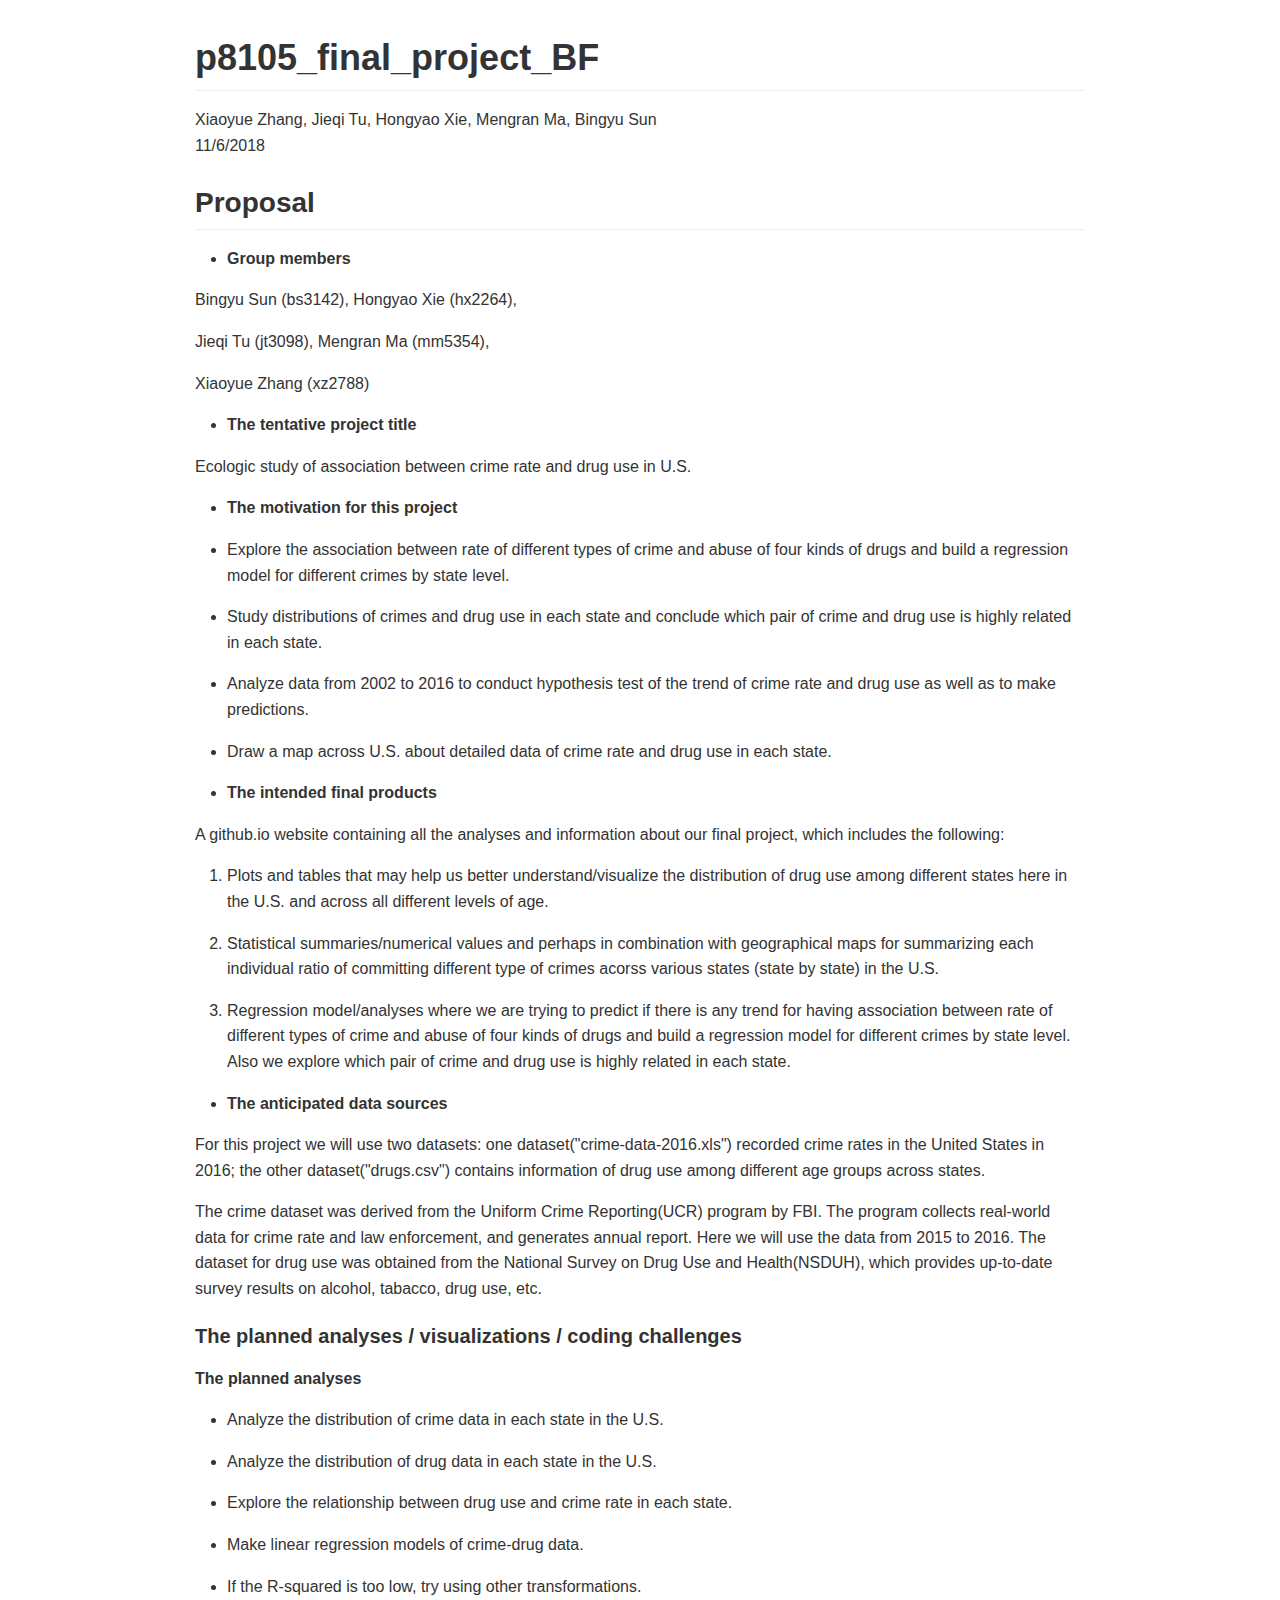
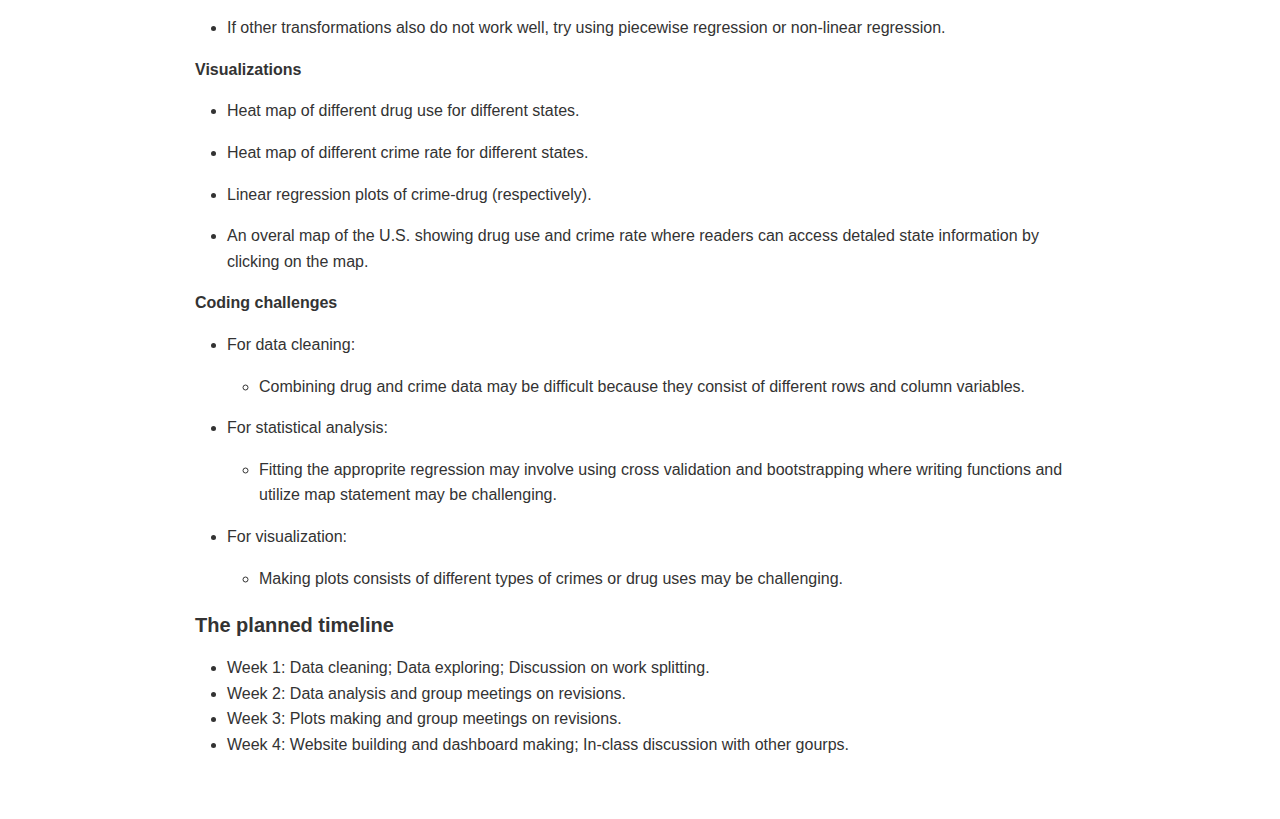
<file: p8105_final_project_CD.html>
<!DOCTYPE html>

<html xmlns="http://www.w3.org/1999/xhtml">

<head>

<meta charset="utf-8">
<meta http-equiv="Content-Type" content="text/html; charset=utf-8" />
<meta name="generator" content="pandoc" />
<meta name="viewport" content="width=device-width, initial-scale=1">

<link href="data:text/css;charset=utf-8,%0A%40font%2Dface%20%7B%0Afont%2Dfamily%3A%20octicons%2Dlink%3B%0Asrc%3A%20url%28data%3Afont%2Fwoff%3Bcharset%3Dutf%2D8%3Bbase64%[base64]%[base64]%2FaFGpk3jaTY6xa8JAGMW%2FO62BDi0tJLYQincXEypYIiGJjSgHniQ6umTsUEyLm5BV6NDBP8Tpts6F0v%2Bk%2F0an2i%2BitHDw3v2%2B9%2BDBKTzsJNnWJNTgHEy4BgG3EMI9DCEDOGEXzDADU5hBKMIgNPZqoD3SilVaXZCER3%2FI7AtxEJLtzzuZfI%2BVVkprxTlXShWKb3TBecG11rwoNlmmn1P2WYcJczl32etSpKnziC7lQyWe1smVPy%2FLt7Kc%2B0vWY%2FgAgIIEqAN9we0pwKXreiMasxvabDQMM4riO%2BqxM2ogwDGOZTXxwxDiycQIcoYFBLj5K3EIaSctAq2kTYiw%2Bymhce7vwM9jSqO8JyVd5RH9gyTt2%2BJ%2FyUmYlIR0s04n6%2B7Vm1ozezUeLEaUjhaDSuXHwVRgvLJn1tQ7xiuVv%2FocTRF42mNgZGBgYGbwZOBiAAFGJBIMAAizAFoAAABiAGIAznjaY2BkYGAA4in8zwXi%2BW2%2BMjCzMIDApSwvXzC97Z4Ig8N%2FBxYGZgcgl52BCSQKAA3jCV8CAABfAAAAAAQAAEB42mNgZGBg4f3vACQZQABIMjKgAmYAKEgBXgAAeNpjYGY6wTiBgZWBg2kmUxoDA4MPhGZMYzBi1AHygVLYQUCaawqDA4PChxhmh%2F8ODDEsvAwHgMKMIDnGL0x7gJQCAwMAJd4MFwAAAHjaY2BgYGaA4DAGRgYQkAHyGMF8NgYrIM3JIAGVYYDT%2BAEjAwuDFpBmA9KMDEwMCh9i%2Fv8H8sH0%2F4dQc1iAmAkALaUKLgAAAHjaTY9LDsIgEIbtgqHUPpDi3gPoBVyRTmTddOmqTXThEXqrob2gQ1FjwpDvfwCBdmdXC5AVKFu3e5MfNFJ29KTQT48Ob9%2FlqYwOGZxeUelN2U2R6%2BcArgtCJpauW7UQBqnFkUsjAY%2FkOU1cP%2BDAgvxwn1chZDwUbd6CFimGXwzwF6tPbFIcjEl%2BvvmM%2FbyA48e6tWrKArm4ZJlCbdsrxksL1AwWn%2FyBSJKpYbq8AXaaTb8AAHja28jAwOC00ZrBeQNDQOWO%2F%2FsdBBgYGRiYWYAEELEwMTE4uzo5Zzo5b2BxdnFOcALxNjA6b2ByTswC8jYwg0VlNuoCTWAMqNzMzsoK1rEhNqByEyerg5PMJlYuVueETKcd%2F89uBpnpvIEVomeHLoMsAAe1Id4AAAAAAAB42oWQT07CQBTGv0JBhagk7HQzKxca2sJCE1hDt4QF%2B9JOS0nbaaYDCQfwCJ7Au3AHj%2BLO13FMmm6cl7785vven0kBjHCBhfpYuNa5Ph1c0e2Xu3jEvWG7UdPDLZ4N92nOm%2BEBXuAbHmIMSRMs%2B4aUEd4Nd3CHD8NdvOLTsA2GL8M9PODbcL%2BhD7C1xoaHeLJSEao0FEW14ckxC%2BTU8TxvsY6X0eLPmRhry2WVioLpkrbp84LLQPGI7c6sOiUzpWIWS5GzlSgUzzLBSikOPFTOXqly7rqx0Z1Q5BAIoZBSFihQYQOOBEdkCOgXTOHA07HAGjGWiIjaPZNW13%2F%2Blm6S9FT7rLHFJ6fQbkATOG1j2OFMucKJJsxIVfQORl%2B9Jyda6Sl1dUYhSCm1dyClfoeDve4qMYdLEbfqHf3O%2FAdDumsjAAB42mNgYoAAZQYjBmyAGYQZmdhL8zLdDEydARfoAqIAAAABAAMABwAKABMAB%2F%2F%2FAA8AAQAAAAAAAAAAAAAAAAABAAAAAA%3D%3D%29%20format%28%27woff%27%29%3B%0A%7D%0Abody%20%7B%0A%2Dwebkit%2Dtext%2Dsize%2Dadjust%3A%20100%25%3B%0Atext%2Dsize%2Dadjust%3A%20100%25%3B%0Acolor%3A%20%23333%3B%0Afont%2Dfamily%3A%20%22Helvetica%20Neue%22%2C%20Helvetica%2C%20%22Segoe%20UI%22%2C%20Arial%2C%20freesans%2C%20sans%2Dserif%2C%20%22Apple%20Color%20Emoji%22%2C%20%22Segoe%20UI%20Emoji%22%2C%20%22Segoe%20UI%20Symbol%22%3B%0Afont%2Dsize%3A%2016px%3B%0Aline%2Dheight%3A%201%2E6%3B%0Aword%2Dwrap%3A%20break%2Dword%3B%0A%7D%0Aa%20%7B%0Abackground%2Dcolor%3A%20transparent%3B%0A%7D%0Aa%3Aactive%2C%0Aa%3Ahover%20%7B%0Aoutline%3A%200%3B%0A%7D%0Astrong%20%7B%0Afont%2Dweight%3A%20bold%3B%0A%7D%0Ah1%20%7B%0Afont%2Dsize%3A%202em%3B%0Amargin%3A%200%2E67em%200%3B%0A%7D%0Aimg%20%7B%0Aborder%3A%200%3B%0A%7D%0Ahr%20%7B%0Abox%2Dsizing%3A%20content%2Dbox%3B%0Aheight%3A%200%3B%0A%7D%0Apre%20%7B%0Aoverflow%3A%20auto%3B%0A%7D%0Acode%2C%0Akbd%2C%0Apre%20%7B%0Afont%2Dfamily%3A%20monospace%2C%20monospace%3B%0Afont%2Dsize%3A%201em%3B%0A%7D%0Ainput%20%7B%0Acolor%3A%20inherit%3B%0Afont%3A%20inherit%3B%0Amargin%3A%200%3B%0A%7D%0Ahtml%20input%5Bdisabled%5D%20%7B%0Acursor%3A%20default%3B%0A%7D%0Ainput%20%7B%0Aline%2Dheight%3A%20normal%3B%0A%7D%0Ainput%5Btype%3D%22checkbox%22%5D%20%7B%0Abox%2Dsizing%3A%20border%2Dbox%3B%0Apadding%3A%200%3B%0A%7D%0Atable%20%7B%0Aborder%2Dcollapse%3A%20collapse%3B%0Aborder%2Dspacing%3A%200%3B%0A%7D%0Atd%2C%0Ath%20%7B%0Apadding%3A%200%3B%0A%7D%0A%2A%20%7B%0Abox%2Dsizing%3A%20border%2Dbox%3B%0A%7D%0Ainput%20%7B%0Afont%3A%2013px%20%2F%201%2E4%20Helvetica%2C%20arial%2C%20nimbussansl%2C%20liberationsans%2C%20freesans%2C%20clean%2C%20sans%2Dserif%2C%20%22Apple%20Color%20Emoji%22%2C%20%22Segoe%20UI%20Emoji%22%2C%20%22Segoe%20UI%20Symbol%22%3B%0A%7D%0Aa%20%7B%0Acolor%3A%20%234078c0%3B%0Atext%2Ddecoration%3A%20none%3B%0A%7D%0Aa%3Ahover%2C%0Aa%3Aactive%20%7B%0Atext%2Ddecoration%3A%20underline%3B%0A%7D%0Ahr%20%7B%0Aheight%3A%200%3B%0Amargin%3A%2015px%200%3B%0Aoverflow%3A%20hidden%3B%0Abackground%3A%20transparent%3B%0Aborder%3A%200%3B%0Aborder%2Dbottom%3A%201px%20solid%20%23ddd%3B%0A%7D%0Ahr%3Abefore%20%7B%0Adisplay%3A%20table%3B%0Acontent%3A%20%22%22%3B%0A%7D%0Ahr%3Aafter%20%7B%0Adisplay%3A%20table%3B%0Aclear%3A%20both%3B%0Acontent%3A%20%22%22%3B%0A%7D%0Ah1%2C%0Ah2%2C%0Ah3%2C%0Ah4%2C%0Ah5%2C%0Ah6%20%7B%0Amargin%2Dtop%3A%2015px%3B%0Amargin%2Dbottom%3A%2015px%3B%0Aline%2Dheight%3A%201%2E1%3B%0A%7D%0Ah1%20%7B%0Afont%2Dsize%3A%2030px%3B%0A%7D%0Ah2%20%7B%0Afont%2Dsize%3A%2021px%3B%0A%7D%0Ah3%20%7B%0Afont%2Dsize%3A%2016px%3B%0A%7D%0Ah4%20%7B%0Afont%2Dsize%3A%2014px%3B%0A%7D%0Ah5%20%7B%0Afont%2Dsize%3A%2012px%3B%0A%7D%0Ah6%20%7B%0Afont%2Dsize%3A%2011px%3B%0A%7D%0Ablockquote%20%7B%0Amargin%3A%200%3B%0A%7D%0Aul%2C%0Aol%20%7B%0Apadding%3A%200%3B%0Amargin%2Dtop%3A%200%3B%0Amargin%2Dbottom%3A%200%3B%0A%7D%0Aol%20ol%2C%0Aul%20ol%20%7B%0Alist%2Dstyle%2Dtype%3A%20lower%2Droman%3B%0A%7D%0Aul%20ul%20ol%2C%0Aul%20ol%20ol%2C%0Aol%20ul%20ol%2C%0Aol%20ol%20ol%20%7B%0Alist%2Dstyle%2Dtype%3A%20lower%2Dalpha%3B%0A%7D%0Add%20%7B%0Amargin%2Dleft%3A%200%3B%0A%7D%0Acode%20%7B%0Afont%2Dfamily%3A%20Consolas%2C%20%22Liberation%20Mono%22%2C%20Menlo%2C%20Courier%2C%20monospace%3B%0Afont%2Dsize%3A%2012px%3B%0A%7D%0Apre%20%7B%0Amargin%2Dtop%3A%200%3B%0Amargin%2Dbottom%3A%200%3B%0Afont%3A%2012px%20Consolas%2C%20%22Liberation%20Mono%22%2C%20Menlo%2C%20Courier%2C%20monospace%3B%0A%7D%0A%2Eselect%3A%3A%2Dms%2Dexpand%20%7B%0Aopacity%3A%200%3B%0A%7D%0A%2Eocticon%20%7B%0Afont%3A%20normal%20normal%20normal%2016px%2F1%20octicons%2Dlink%3B%0Adisplay%3A%20inline%2Dblock%3B%0Atext%2Ddecoration%3A%20none%3B%0Atext%2Drendering%3A%20auto%3B%0A%2Dwebkit%2Dfont%2Dsmoothing%3A%20antialiased%3B%0A%2Dmoz%2Dosx%2Dfont%2Dsmoothing%3A%20grayscale%3B%0A%2Dwebkit%2Duser%2Dselect%3A%20none%3B%0A%2Dmoz%2Duser%2Dselect%3A%20none%3B%0A%2Dms%2Duser%2Dselect%3A%20none%3B%0Auser%2Dselect%3A%20none%3B%0A%7D%0A%2Eocticon%2Dlink%3Abefore%20%7B%0Acontent%3A%20%27%5Cf05c%27%3B%0A%7D%0A%2Emarkdown%2Dbody%3Abefore%20%7B%0Adisplay%3A%20table%3B%0Acontent%3A%20%22%22%3B%0A%7D%0A%2Emarkdown%2Dbody%3Aafter%20%7B%0Adisplay%3A%20table%3B%0Aclear%3A%20both%3B%0Acontent%3A%20%22%22%3B%0A%7D%0A%2Emarkdown%2Dbody%3E%2A%3Afirst%2Dchild%20%7B%0Amargin%2Dtop%3A%200%20%21important%3B%0A%7D%0A%2Emarkdown%2Dbody%3E%2A%3Alast%2Dchild%20%7B%0Amargin%2Dbottom%3A%200%20%21important%3B%0A%7D%0Aa%3Anot%28%5Bhref%5D%29%20%7B%0Acolor%3A%20inherit%3B%0Atext%2Ddecoration%3A%20none%3B%0A%7D%0A%2Eanchor%20%7B%0Adisplay%3A%20inline%2Dblock%3B%0Apadding%2Dright%3A%202px%3B%0Amargin%2Dleft%3A%20%2D18px%3B%0A%7D%0A%2Eanchor%3Afocus%20%7B%0Aoutline%3A%20none%3B%0A%7D%0Ah1%2C%0Ah2%2C%0Ah3%2C%0Ah4%2C%0Ah5%2C%0Ah6%20%7B%0Amargin%2Dtop%3A%201em%3B%0Amargin%2Dbottom%3A%2016px%3B%0Afont%2Dweight%3A%20bold%3B%0Aline%2Dheight%3A%201%2E4%3B%0A%7D%0Ah1%20%2Eocticon%2Dlink%2C%0Ah2%20%2Eocticon%2Dlink%2C%0Ah3%20%2Eocticon%2Dlink%2C%0Ah4%20%2Eocticon%2Dlink%2C%0Ah5%20%2Eocticon%2Dlink%2C%0Ah6%20%2Eocticon%2Dlink%20%7B%0Acolor%3A%20%23000%3B%0Avertical%2Dalign%3A%20middle%3B%0Avisibility%3A%20hidden%3B%0A%7D%0Ah1%3Ahover%20%2Eanchor%2C%0Ah2%3Ahover%20%2Eanchor%2C%0Ah3%3Ahover%20%2Eanchor%2C%0Ah4%3Ahover%20%2Eanchor%2C%0Ah5%3Ahover%20%2Eanchor%2C%0Ah6%3Ahover%20%2Eanchor%20%7B%0Atext%2Ddecoration%3A%20none%3B%0A%7D%0Ah1%3Ahover%20%2Eanchor%20%2Eocticon%2Dlink%2C%0Ah2%3Ahover%20%2Eanchor%20%2Eocticon%2Dlink%2C%0Ah3%3Ahover%20%2Eanchor%20%2Eocticon%2Dlink%2C%0Ah4%3Ahover%20%2Eanchor%20%2Eocticon%2Dlink%2C%0Ah5%3Ahover%20%2Eanchor%20%2Eocticon%2Dlink%2C%0Ah6%3Ahover%20%2Eanchor%20%2Eocticon%2Dlink%20%7B%0Avisibility%3A%20visible%3B%0A%7D%0Ah1%20%7B%0Apadding%2Dbottom%3A%200%2E3em%3B%0Afont%2Dsize%3A%202%2E25em%3B%0Aline%2Dheight%3A%201%2E2%3B%0Aborder%2Dbottom%3A%201px%20solid%20%23eee%3B%0A%7D%0Ah1%20%2Eanchor%20%7B%0Aline%2Dheight%3A%201%3B%0A%7D%0Ah2%20%7B%0Apadding%2Dbottom%3A%200%2E3em%3B%0Afont%2Dsize%3A%201%2E75em%3B%0Aline%2Dheight%3A%201%2E225%3B%0Aborder%2Dbottom%3A%201px%20solid%20%23eee%3B%0A%7D%0Ah2%20%2Eanchor%20%7B%0Aline%2Dheight%3A%201%3B%0A%7D%0Ah3%20%7B%0Afont%2Dsize%3A%201%2E5em%3B%0Aline%2Dheight%3A%201%2E43%3B%0A%7D%0Ah3%20%2Eanchor%20%7B%0Aline%2Dheight%3A%201%2E2%3B%0A%7D%0Ah4%20%7B%0Afont%2Dsize%3A%201%2E25em%3B%0A%7D%0Ah4%20%2Eanchor%20%7B%0Aline%2Dheight%3A%201%2E2%3B%0A%7D%0Ah5%20%7B%0Afont%2Dsize%3A%201em%3B%0A%7D%0Ah5%20%2Eanchor%20%7B%0Aline%2Dheight%3A%201%2E1%3B%0A%7D%0Ah6%20%7B%0Afont%2Dsize%3A%201em%3B%0Acolor%3A%20%23777%3B%0A%7D%0Ah6%20%2Eanchor%20%7B%0Aline%2Dheight%3A%201%2E1%3B%0A%7D%0Ap%2C%0Ablockquote%2C%0Aul%2C%0Aol%2C%0Adl%2C%0Atable%2C%0Apre%20%7B%0Amargin%2Dtop%3A%200%3B%0Amargin%2Dbottom%3A%2016px%3B%0A%7D%0Ahr%20%7B%0Aheight%3A%204px%3B%0Apadding%3A%200%3B%0Amargin%3A%2016px%200%3B%0Abackground%2Dcolor%3A%20%23e7e7e7%3B%0Aborder%3A%200%20none%3B%0A%7D%0Aul%2C%0Aol%20%7B%0Apadding%2Dleft%3A%202em%3B%0A%7D%0Aul%20ul%2C%0Aul%20ol%2C%0Aol%20ol%2C%0Aol%20ul%20%7B%0Amargin%2Dtop%3A%200%3B%0Amargin%2Dbottom%3A%200%3B%0A%7D%0Ali%3Ep%20%7B%0Amargin%2Dtop%3A%2016px%3B%0A%7D%0Adl%20%7B%0Apadding%3A%200%3B%0A%7D%0Adl%20dt%20%7B%0Apadding%3A%200%3B%0Amargin%2Dtop%3A%2016px%3B%0Afont%2Dsize%3A%201em%3B%0Afont%2Dstyle%3A%20italic%3B%0Afont%2Dweight%3A%20bold%3B%0A%7D%0Adl%20dd%20%7B%0Apadding%3A%200%2016px%3B%0Amargin%2Dbottom%3A%2016px%3B%0A%7D%0Ablockquote%20%7B%0Apadding%3A%200%2015px%3B%0Acolor%3A%20%23777%3B%0Aborder%2Dleft%3A%204px%20solid%20%23ddd%3B%0A%7D%0Ablockquote%3E%3Afirst%2Dchild%20%7B%0Amargin%2Dtop%3A%200%3B%0A%7D%0Ablockquote%3E%3Alast%2Dchild%20%7B%0Amargin%2Dbottom%3A%200%3B%0A%7D%0Atable%20%7B%0Adisplay%3A%20block%3B%0Awidth%3A%20100%25%3B%0Aoverflow%3A%20auto%3B%0Aword%2Dbreak%3A%20normal%3B%0Aword%2Dbreak%3A%20keep%2Dall%3B%0A%7D%0Atable%20th%20%7B%0Afont%2Dweight%3A%20bold%3B%0A%7D%0Atable%20th%2C%0Atable%20td%20%7B%0Apadding%3A%206px%2013px%3B%0Aborder%3A%201px%20solid%20%23ddd%3B%0A%7D%0Atable%20tr%20%7B%0Abackground%2Dcolor%3A%20%23fff%3B%0Aborder%2Dtop%3A%201px%20solid%20%23ccc%3B%0A%7D%0Atable%20tr%3Anth%2Dchild%282n%29%20%7B%0Abackground%2Dcolor%3A%20%23f8f8f8%3B%0A%7D%0Aimg%20%7B%0Amax%2Dwidth%3A%20100%25%3B%0Abox%2Dsizing%3A%20content%2Dbox%3B%0Abackground%2Dcolor%3A%20%23fff%3B%0A%7D%0Acode%20%7B%0Apadding%3A%200%3B%0Apadding%2Dtop%3A%200%2E2em%3B%0Apadding%2Dbottom%3A%200%2E2em%3B%0Amargin%3A%200%3B%0Afont%2Dsize%3A%2085%25%3B%0Abackground%2Dcolor%3A%20rgba%280%2C0%2C0%2C0%2E04%29%3B%0Aborder%2Dradius%3A%203px%3B%0A%7D%0Acode%3Abefore%2C%0Acode%3Aafter%20%7B%0Aletter%2Dspacing%3A%20%2D0%2E2em%3B%0Acontent%3A%20%22%5C00a0%22%3B%0A%7D%0Apre%3Ecode%20%7B%0Apadding%3A%200%3B%0Amargin%3A%200%3B%0Afont%2Dsize%3A%20100%25%3B%0Aword%2Dbreak%3A%20normal%3B%0Awhite%2Dspace%3A%20pre%3B%0Abackground%3A%20transparent%3B%0Aborder%3A%200%3B%0A%7D%0A%2Ehighlight%20%7B%0Amargin%2Dbottom%3A%2016px%3B%0A%7D%0A%2Ehighlight%20pre%2C%0Apre%20%7B%0Apadding%3A%2016px%3B%0Aoverflow%3A%20auto%3B%0Afont%2Dsize%3A%2085%25%3B%0Aline%2Dheight%3A%201%2E45%3B%0Abackground%2Dcolor%3A%20%23f7f7f7%3B%0Aborder%2Dradius%3A%203px%3B%0A%7D%0A%2Ehighlight%20pre%20%7B%0Amargin%2Dbottom%3A%200%3B%0Aword%2Dbreak%3A%20normal%3B%0A%7D%0Apre%20%7B%0Aword%2Dwrap%3A%20normal%3B%0A%7D%0Apre%20code%20%7B%0Adisplay%3A%20inline%3B%0Amax%2Dwidth%3A%20initial%3B%0Apadding%3A%200%3B%0Amargin%3A%200%3B%0Aoverflow%3A%20initial%3B%0Aline%2Dheight%3A%20inherit%3B%0Aword%2Dwrap%3A%20normal%3B%0Abackground%2Dcolor%3A%20transparent%3B%0Aborder%3A%200%3B%0A%7D%0Apre%20code%3Abefore%2C%0Apre%20code%3Aafter%20%7B%0Acontent%3A%20normal%3B%0A%7D%0Akbd%20%7B%0Adisplay%3A%20inline%2Dblock%3B%0Apadding%3A%203px%205px%3B%0Afont%2Dsize%3A%2011px%3B%0Aline%2Dheight%3A%2010px%3B%0Acolor%3A%20%23555%3B%0Avertical%2Dalign%3A%20middle%3B%0Abackground%2Dcolor%3A%20%23fcfcfc%3B%0Aborder%3A%20solid%201px%20%23ccc%3B%0Aborder%2Dbottom%2Dcolor%3A%20%23bbb%3B%0Aborder%2Dradius%3A%203px%3B%0Abox%2Dshadow%3A%20inset%200%20%2D1px%200%20%23bbb%3B%0A%7D%0A%2Epl%2Dc%20%7B%0Acolor%3A%20%23969896%3B%0A%7D%0A%2Epl%2Dc1%2C%0A%2Epl%2Ds%20%2Epl%2Dv%20%7B%0Acolor%3A%20%230086b3%3B%0A%7D%0A%2Epl%2De%2C%0A%2Epl%2Den%20%7B%0Acolor%3A%20%23795da3%3B%0A%7D%0A%2Epl%2Ds%20%2Epl%2Ds1%2C%0A%2Epl%2Dsmi%20%7B%0Acolor%3A%20%23333%3B%0A%7D%0A%2Epl%2Dent%20%7B%0Acolor%3A%20%2363a35c%3B%0A%7D%0A%2Epl%2Dk%20%7B%0Acolor%3A%20%23a71d5d%3B%0A%7D%0A%2Epl%2Dpds%2C%0A%2Epl%2Ds%2C%0A%2Epl%2Ds%20%2Epl%2Dpse%20%2Epl%2Ds1%2C%0A%2Epl%2Dsr%2C%0A%2Epl%2Dsr%20%2Epl%2Dcce%2C%0A%2Epl%2Dsr%20%2Epl%2Dsra%2C%0A%2Epl%2Dsr%20%2Epl%2Dsre%20%7B%0Acolor%3A%20%23183691%3B%0A%7D%0A%2Epl%2Dv%20%7B%0Acolor%3A%20%23ed6a43%3B%0A%7D%0A%2Epl%2Did%20%7B%0Acolor%3A%20%23b52a1d%3B%0A%7D%0A%2Epl%2Dii%20%7B%0Abackground%2Dcolor%3A%20%23b52a1d%3B%0Acolor%3A%20%23f8f8f8%3B%0A%7D%0A%2Epl%2Dsr%20%2Epl%2Dcce%20%7B%0Acolor%3A%20%2363a35c%3B%0Afont%2Dweight%3A%20bold%3B%0A%7D%0A%2Epl%2Dml%20%7B%0Acolor%3A%20%23693a17%3B%0A%7D%0A%2Epl%2Dmh%2C%0A%2Epl%2Dmh%20%2Epl%2Den%2C%0A%2Epl%2Dms%20%7B%0Acolor%3A%20%231d3e81%3B%0Afont%2Dweight%3A%20bold%3B%0A%7D%0A%2Epl%2Dmq%20%7B%0Acolor%3A%20%23008080%3B%0A%7D%0A%2Epl%2Dmi%20%7B%0Acolor%3A%20%23333%3B%0Afont%2Dstyle%3A%20italic%3B%0A%7D%0A%2Epl%2Dmb%20%7B%0Acolor%3A%20%23333%3B%0Afont%2Dweight%3A%20bold%3B%0A%7D%0A%2Epl%2Dmd%20%7B%0Abackground%2Dcolor%3A%20%23ffecec%3B%0Acolor%3A%20%23bd2c00%3B%0A%7D%0A%2Epl%2Dmi1%20%7B%0Abackground%2Dcolor%3A%20%23eaffea%3B%0Acolor%3A%20%2355a532%3B%0A%7D%0A%2Epl%2Dmdr%20%7B%0Acolor%3A%20%23795da3%3B%0Afont%2Dweight%3A%20bold%3B%0A%7D%0A%2Epl%2Dmo%20%7B%0Acolor%3A%20%231d3e81%3B%0A%7D%0Akbd%20%7B%0Adisplay%3A%20inline%2Dblock%3B%0Apadding%3A%203px%205px%3B%0Afont%3A%2011px%20Consolas%2C%20%22Liberation%20Mono%22%2C%20Menlo%2C%20Courier%2C%20monospace%3B%0Aline%2Dheight%3A%2010px%3B%0Acolor%3A%20%23555%3B%0Avertical%2Dalign%3A%20middle%3B%0Abackground%2Dcolor%3A%20%23fcfcfc%3B%0Aborder%3A%20solid%201px%20%23ccc%3B%0Aborder%2Dbottom%2Dcolor%3A%20%23bbb%3B%0Aborder%2Dradius%3A%203px%3B%0Abox%2Dshadow%3A%20inset%200%20%2D1px%200%20%23bbb%3B%0A%7D%0A%2Etask%2Dlist%2Ditem%20%7B%0Alist%2Dstyle%2Dtype%3A%20none%3B%0A%7D%0A%2Etask%2Dlist%2Ditem%2B%2Etask%2Dlist%2Ditem%20%7B%0Amargin%2Dtop%3A%203px%3B%0A%7D%0A%2Etask%2Dlist%2Ditem%20input%20%7B%0Amargin%3A%200%200%2E35em%200%2E25em%20%2D1%2E6em%3B%0Avertical%2Dalign%3A%20middle%3B%0A%7D%0A%3Achecked%2B%2Eradio%2Dlabel%20%7B%0Az%2Dindex%3A%201%3B%0Aposition%3A%20relative%3B%0Aborder%2Dcolor%3A%20%234078c0%3B%0A%7D%0A%2EsourceLine%20%7B%0Adisplay%3A%20inline%2Dblock%3B%0A%7D%0Acode%20%2Ekw%20%7B%20color%3A%20%23000000%3B%20%7D%0Acode%20%2Edt%20%7B%20color%3A%20%23ed6a43%3B%20%7D%0Acode%20%2Edv%20%7B%20color%3A%20%23009999%3B%20%7D%0Acode%20%2Ebn%20%7B%20color%3A%20%23009999%3B%20%7D%0Acode%20%2Efl%20%7B%20color%3A%20%23009999%3B%20%7D%0Acode%20%2Ech%20%7B%20color%3A%20%23009999%3B%20%7D%0Acode%20%2Est%20%7B%20color%3A%20%23183691%3B%20%7D%0Acode%20%2Eco%20%7B%20color%3A%20%23969896%3B%20%7D%0Acode%20%2Eot%20%7B%20color%3A%20%230086b3%3B%20%7D%0Acode%20%2Eal%20%7B%20color%3A%20%23a61717%3B%20%7D%0Acode%20%2Efu%20%7B%20color%3A%20%2363a35c%3B%20%7D%0Acode%20%2Eer%20%7B%20color%3A%20%23a61717%3B%20background%2Dcolor%3A%20%23e3d2d2%3B%20%7D%0Acode%20%2Ewa%20%7B%20color%3A%20%23000000%3B%20%7D%0Acode%20%2Ecn%20%7B%20color%3A%20%23008080%3B%20%7D%0Acode%20%2Esc%20%7B%20color%3A%20%23008080%3B%20%7D%0Acode%20%2Evs%20%7B%20color%3A%20%23183691%3B%20%7D%0Acode%20%2Ess%20%7B%20color%3A%20%23183691%3B%20%7D%0Acode%20%2Eim%20%7B%20color%3A%20%23000000%3B%20%7D%0Acode%20%2Eva%20%7Bcolor%3A%20%23008080%3B%20%7D%0Acode%20%2Ecf%20%7B%20color%3A%20%23000000%3B%20%7D%0Acode%20%2Eop%20%7B%20color%3A%20%23000000%3B%20%7D%0Acode%20%2Ebu%20%7B%20color%3A%20%23000000%3B%20%7D%0Acode%20%2Eex%20%7B%20color%3A%20%23000000%3B%20%7D%0Acode%20%2Epp%20%7B%20color%3A%20%23999999%3B%20%7D%0Acode%20%2Eat%20%7B%20color%3A%20%23008080%3B%20%7D%0Acode%20%2Edo%20%7B%20color%3A%20%23969896%3B%20%7D%0Acode%20%2Ean%20%7B%20color%3A%20%23008080%3B%20%7D%0Acode%20%2Ecv%20%7B%20color%3A%20%23008080%3B%20%7D%0Acode%20%2Ein%20%7B%20color%3A%20%23008080%3B%20%7D%0A" rel="stylesheet">
<style>
body {
  box-sizing: border-box;
  min-width: 200px;
  max-width: 980px;
  margin: 0 auto;
  padding: 45px;
  padding-top: 0px;
}
</style>

</head>

<body>

<h1 id="p8105_final_project_bf">p8105_final_project_BF</h1>
<p>Xiaoyue Zhang, Jieqi Tu, Hongyao Xie, Mengran Ma, Bingyu Sun<br />
11/6/2018</p>
<h2 id="proposal">Proposal</h2>
<ul>
<li><strong>Group members</strong></li>
</ul>
<p>Bingyu Sun (bs3142), Hongyao Xie (hx2264),</p>
<p>Jieqi Tu (jt3098), Mengran Ma (mm5354),</p>
<p>Xiaoyue Zhang (xz2788)</p>
<ul>
<li><strong>The tentative project title</strong></li>
</ul>
<p>Ecologic study of association between crime rate and drug use in U.S.</p>
<ul>
<li><strong>The motivation for this project</strong></li>
<li><p>Explore the association between rate of different types of crime and abuse of four kinds of drugs and build a regression model for different crimes by state level.</p></li>
<li><p>Study distributions of crimes and drug use in each state and conclude which pair of crime and drug use is highly related in each state.</p></li>
<li><p>Analyze data from 2002 to 2016 to conduct hypothesis test of the trend of crime rate and drug use as well as to make predictions.</p></li>
<li><p>Draw a map across U.S. about detailed data of crime rate and drug use in each state.</p></li>
<li><p><strong>The intended final products</strong></p></li>
</ul>
<p>A github.io website containing all the analyses and information about our final project, which includes the following:</p>
<ol>
<li><p>Plots and tables that may help us better understand/visualize the distribution of drug use among different states here in the U.S. and across all different levels of age.</p></li>
<li><p>Statistical summaries/numerical values and perhaps in combination with geographical maps for summarizing each individual ratio of committing different type of crimes acorss various states (state by state) in the U.S.</p></li>
<li><p>Regression model/analyses where we are trying to predict if there is any trend for having association between rate of different types of crime and abuse of four kinds of drugs and build a regression model for different crimes by state level. Also we explore which pair of crime and drug use is highly related in each state.</p></li>
</ol>
<ul>
<li><strong>The anticipated data sources</strong></li>
</ul>
<p>For this project we will use two datasets: one dataset(&quot;crime-data-2016.xls&quot;) recorded crime rates in the United States in 2016; the other dataset(&quot;drugs.csv&quot;) contains information of drug use among different age groups across states.</p>
<p>The crime dataset was derived from the Uniform Crime Reporting(UCR) program by FBI. The program collects real-world data for crime rate and law enforcement, and generates annual report. Here we will use the data from 2015 to 2016. The dataset for drug use was obtained from the National Survey on Drug Use and Health(NSDUH), which provides up-to-date survey results on alcohol, tabacco, drug use, etc.</p>
<h4 id="the-planned-analyses-visualizations-coding-challenges">The planned analyses / visualizations / coding challenges</h4>
<p><strong>The planned analyses</strong></p>
<ul>
<li><p>Analyze the distribution of crime data in each state in the U.S.</p></li>
<li><p>Analyze the distribution of drug data in each state in the U.S.</p></li>
<li><p>Explore the relationship between drug use and crime rate in each state.</p></li>
<li><p>Make linear regression models of crime-drug data.</p></li>
<li><p>If the R-squared is too low, try using other transformations.</p></li>
<li><p>If other transformations also do not work well, try using piecewise regression or non-linear regression.</p></li>
</ul>
<p><strong>Visualizations</strong></p>
<ul>
<li><p>Heat map of different drug use for different states.</p></li>
<li><p>Heat map of different crime rate for different states.</p></li>
<li><p>Linear regression plots of crime-drug (respectively).</p></li>
<li><p>An overal map of the U.S. showing drug use and crime rate where readers can access detaled state information by clicking on the map.</p></li>
</ul>
<p><strong>Coding challenges</strong></p>
<ul>
<li><p>For data cleaning:</p>
<ul>
<li>Combining drug and crime data may be difficult because they consist of different rows and column variables.</li>
</ul></li>
<li><p>For statistical analysis:</p>
<ul>
<li>Fitting the approprite regression may involve using cross validation and bootstrapping where writing functions and utilize map statement may be challenging.</li>
</ul></li>
<li><p>For visualization:</p>
<ul>
<li>Making plots consists of different types of crimes or drug uses may be challenging.</li>
</ul></li>
</ul>
<h4 id="the-planned-timeline">The planned timeline</h4>
<ul>
<li>Week 1: Data cleaning; Data exploring; Discussion on work splitting.</li>
<li>Week 2: Data analysis and group meetings on revisions.</li>
<li>Week 3: Plots making and group meetings on revisions.</li>
<li>Week 4: Website building and dashboard making; In-class discussion with other gourps.</li>
</ul>

</body>
</html>
</file>
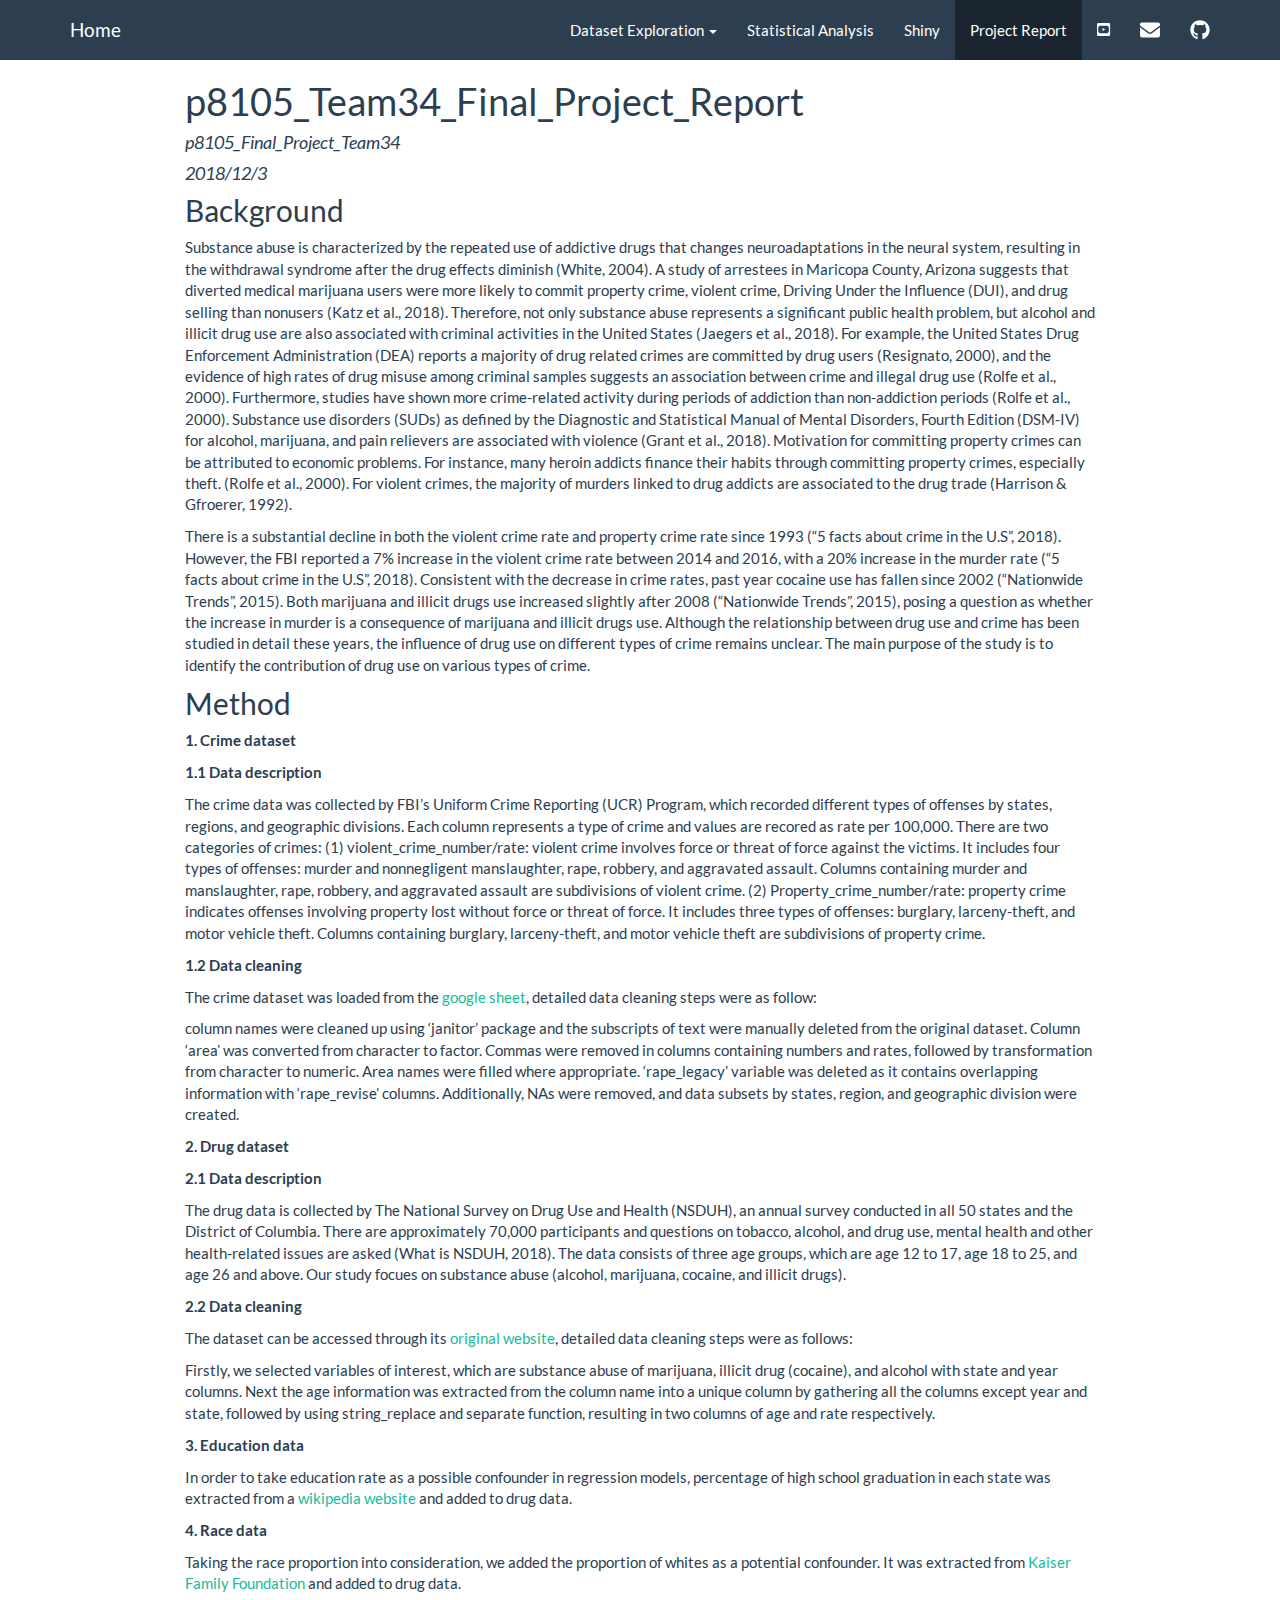
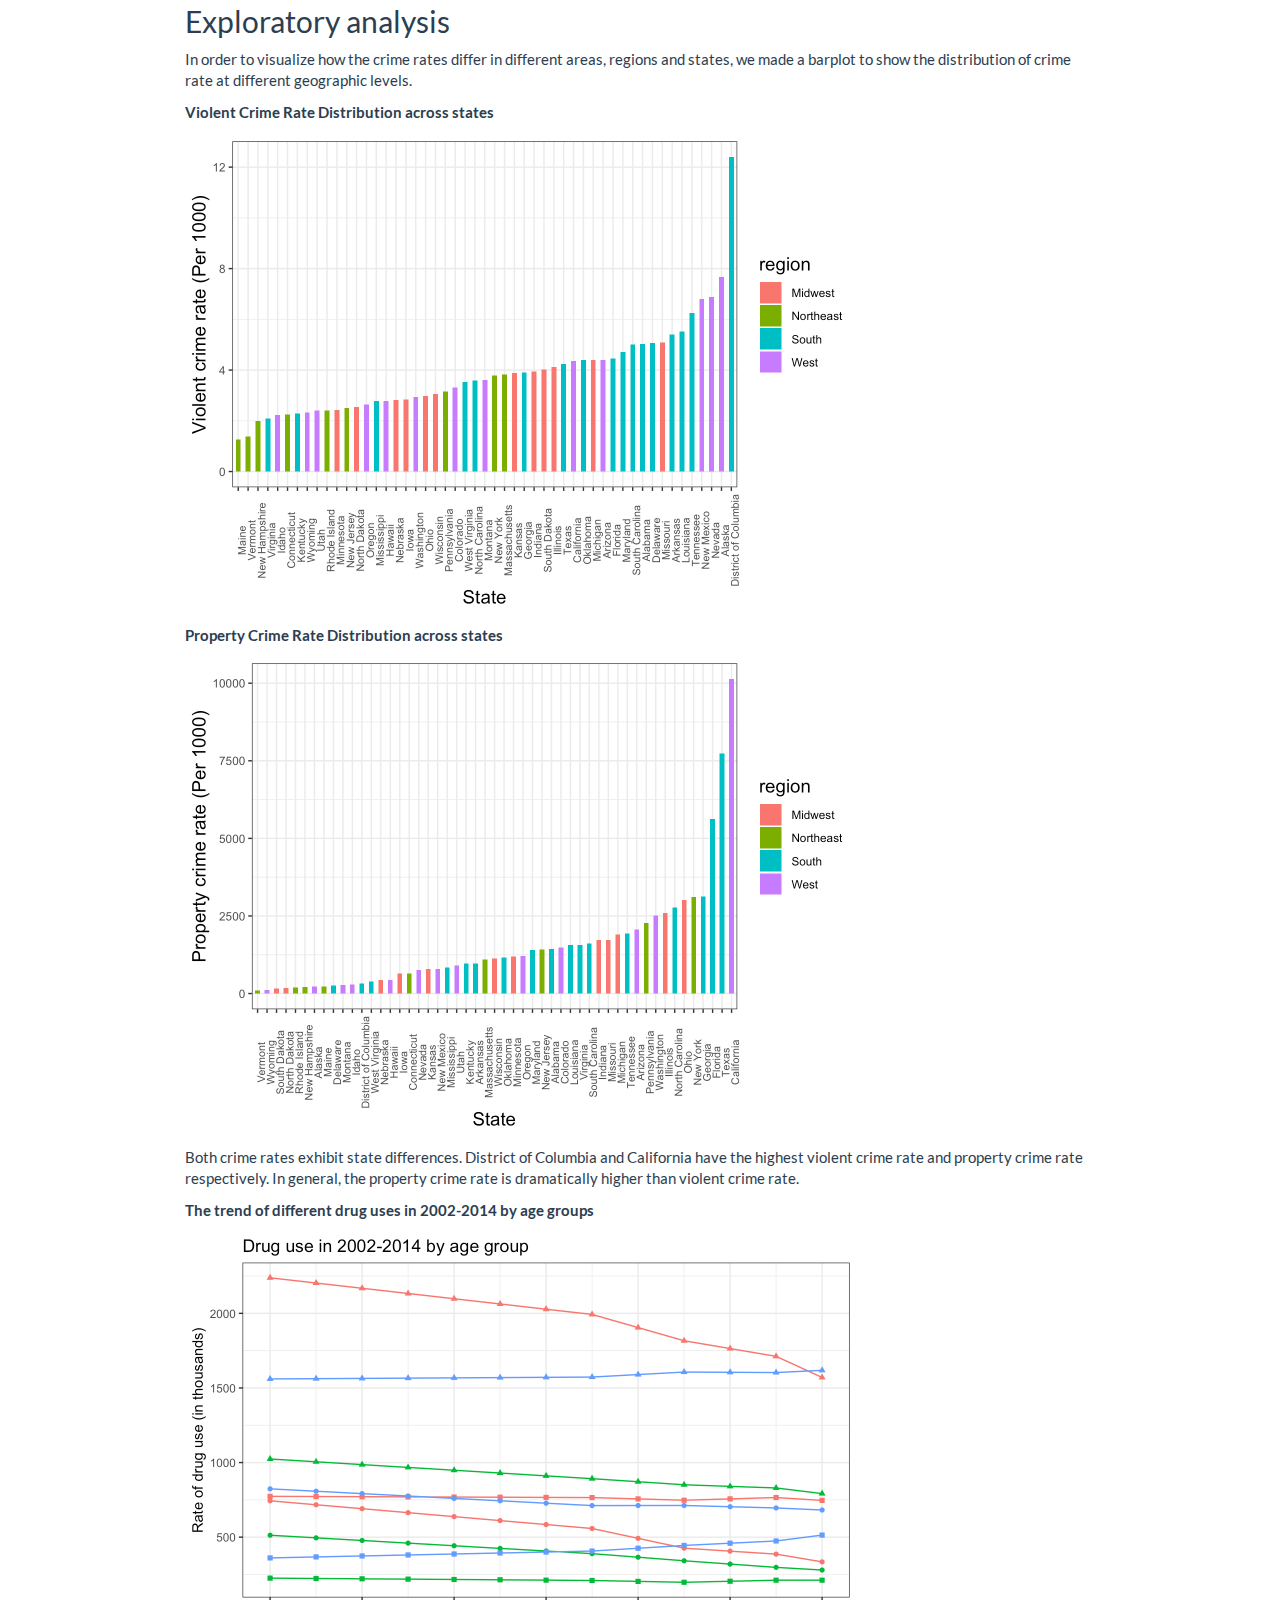
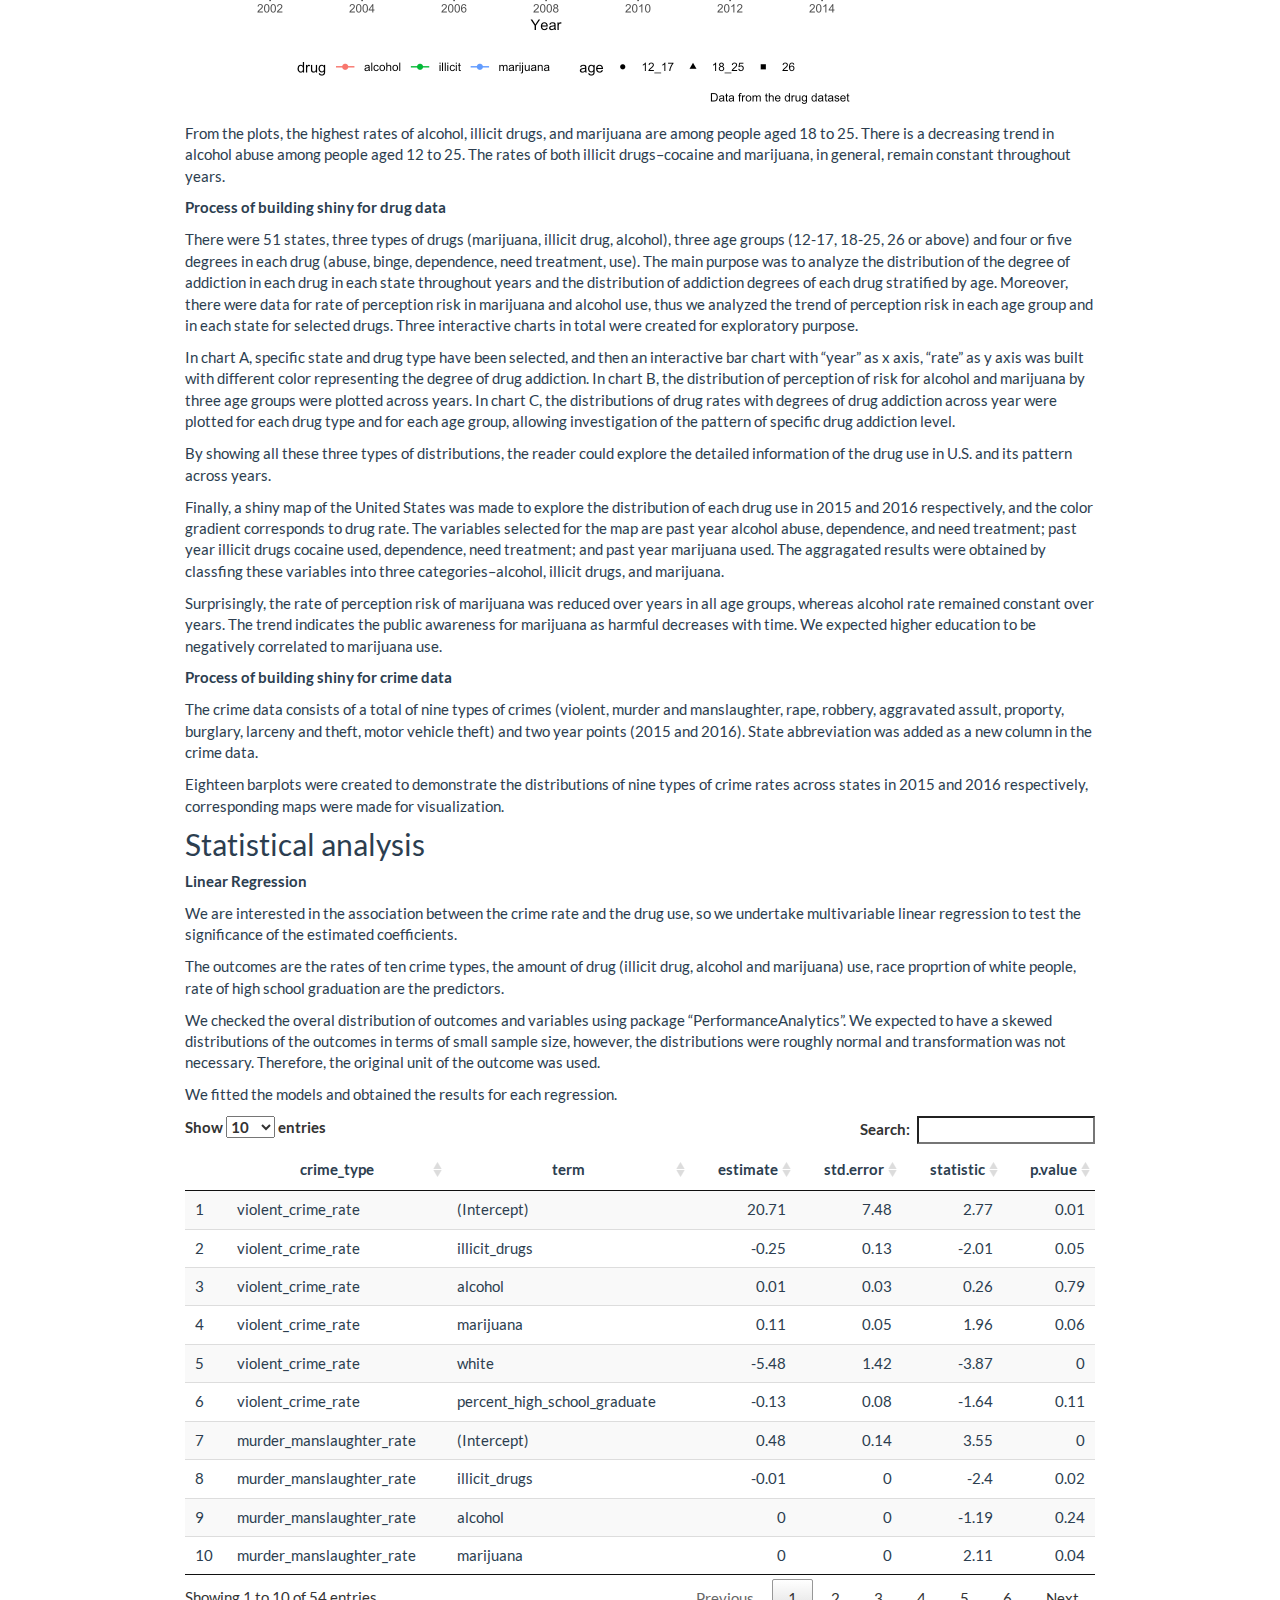
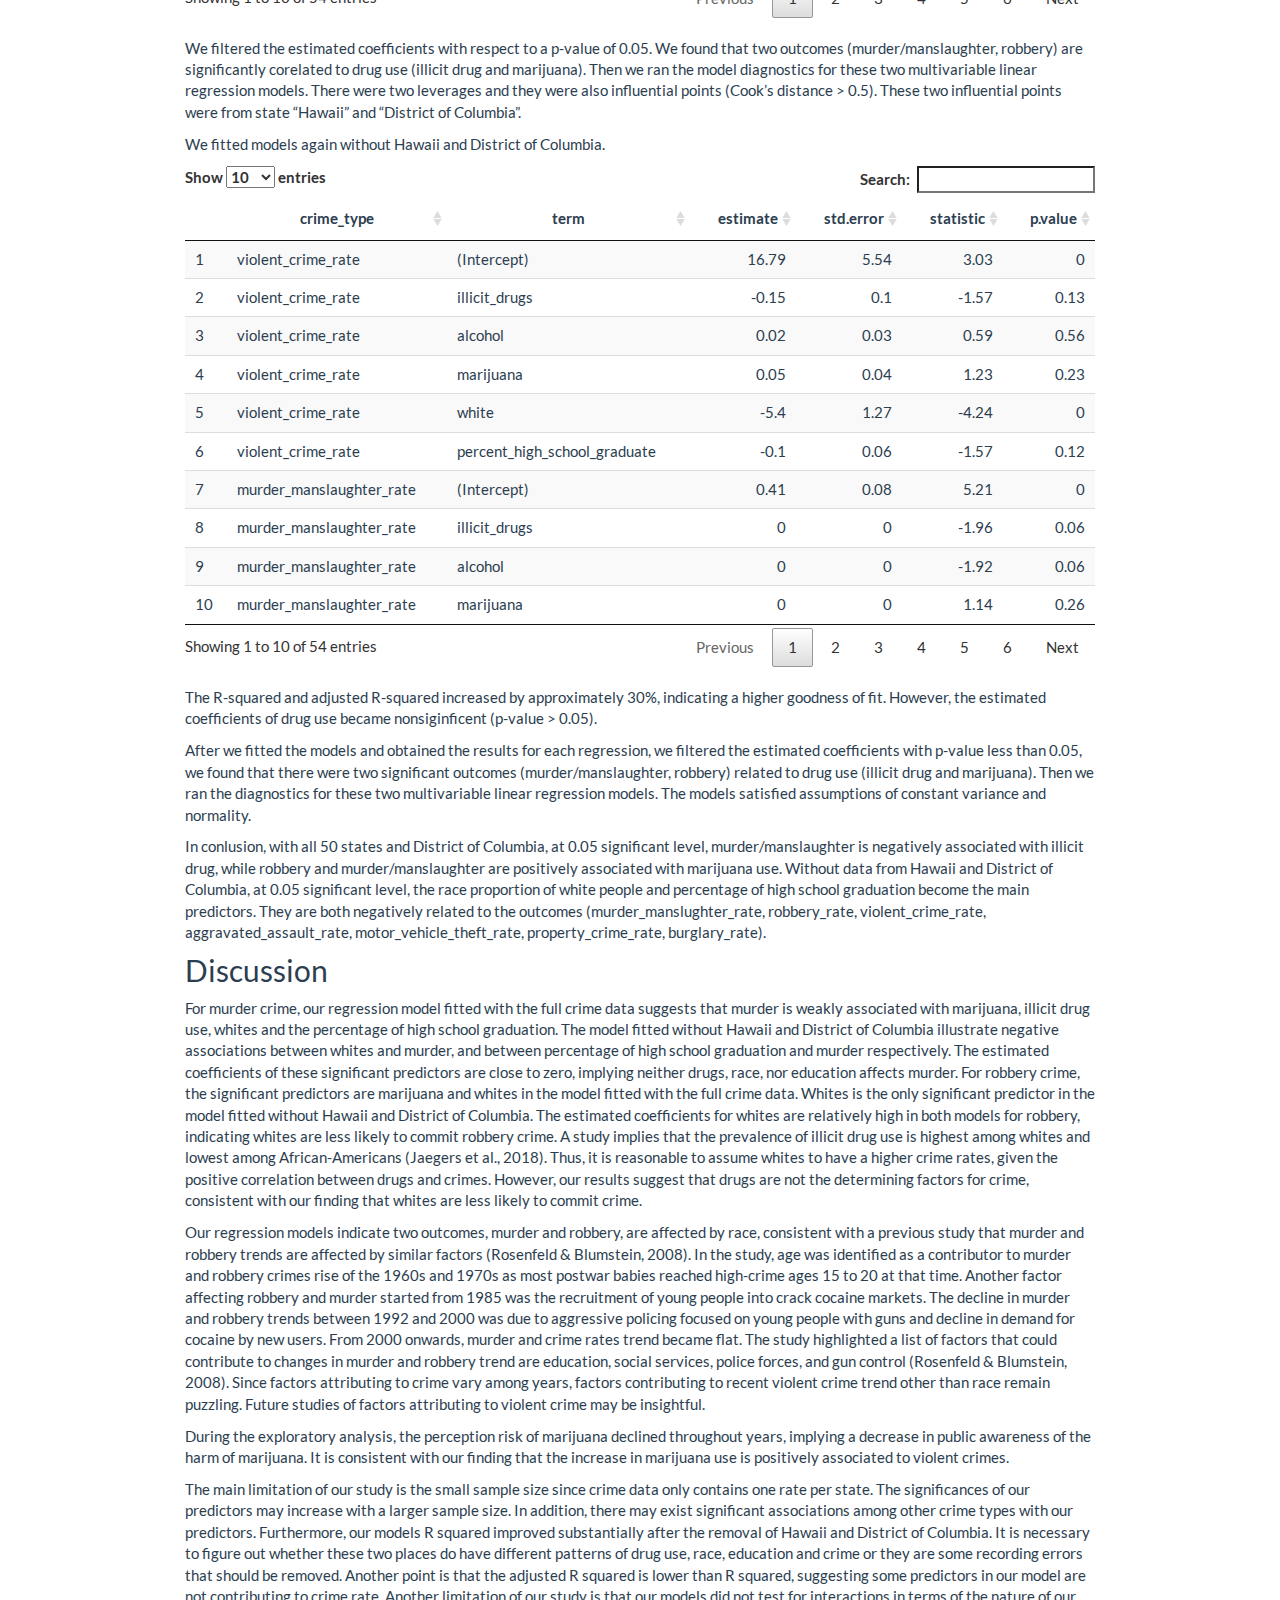
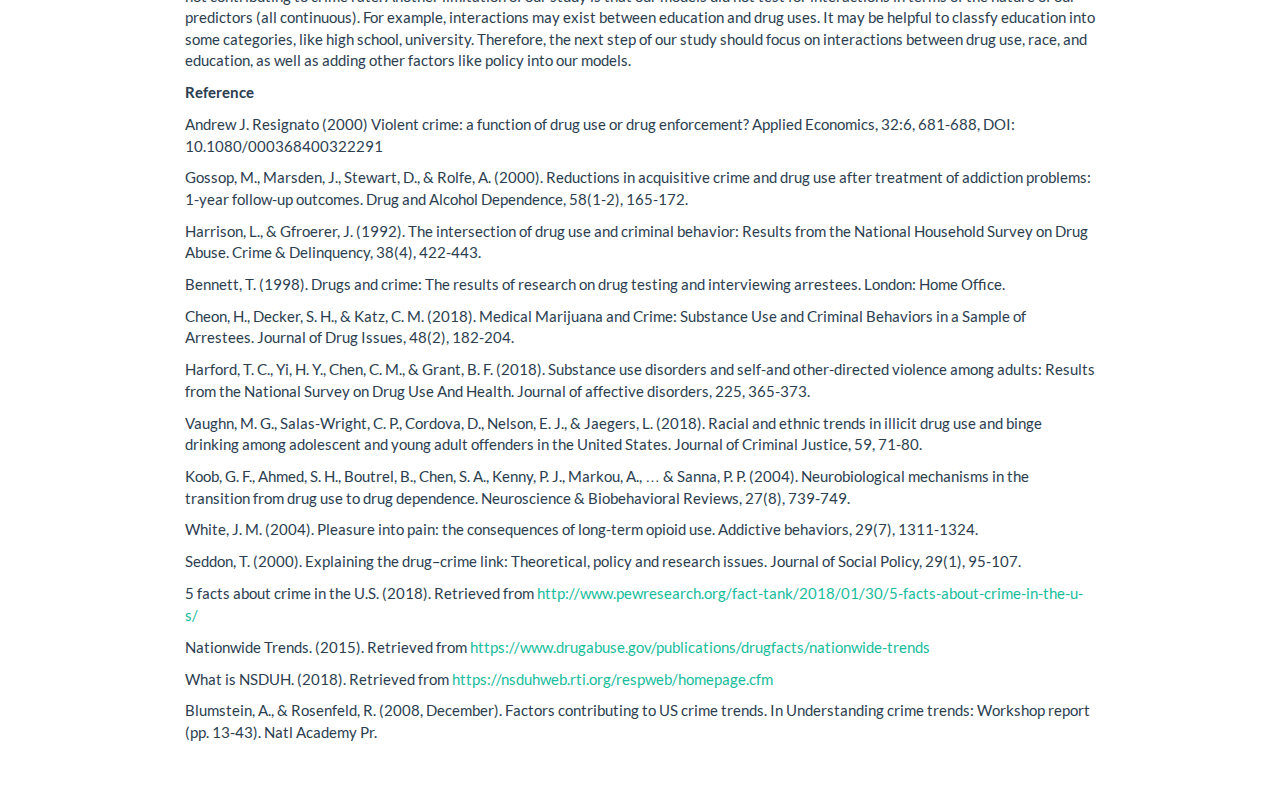
<file: p8105_Team34_Final_Project_Report.html>
<!DOCTYPE html>

<html xmlns="http://www.w3.org/1999/xhtml">

<head>

<meta charset="utf-8" />
<meta http-equiv="Content-Type" content="text/html; charset=utf-8" />
<meta name="generator" content="pandoc" />


<meta name="author" content="p8105_Final_Project_Team34" />


<title>p8105_Team34_Final_Project_Report</title>

<script src="site_libs/jquery-1.12.4/jquery.min.js"></script>
<meta name="viewport" content="width=device-width, initial-scale=1" />
<link href="site_libs/bootstrap-3.3.5/css/flatly.min.css" rel="stylesheet" />
<script src="site_libs/bootstrap-3.3.5/js/bootstrap.min.js"></script>
<script src="site_libs/bootstrap-3.3.5/shim/html5shiv.min.js"></script>
<script src="site_libs/bootstrap-3.3.5/shim/respond.min.js"></script>
<script src="site_libs/navigation-1.1/tabsets.js"></script>
<link href="site_libs/highlightjs-9.12.0/default.css" rel="stylesheet" />
<script src="site_libs/highlightjs-9.12.0/highlight.js"></script>
<script src="site_libs/htmlwidgets-1.3/htmlwidgets.js"></script>
<link href="site_libs/datatables-css-0.0.0/datatables-crosstalk.css" rel="stylesheet" />
<script src="site_libs/datatables-binding-0.5/datatables.js"></script>
<link href="site_libs/dt-core-1.10.16/css/jquery.dataTables.min.css" rel="stylesheet" />
<link href="site_libs/dt-core-1.10.16/css/jquery.dataTables.extra.css" rel="stylesheet" />
<script src="site_libs/dt-core-1.10.16/js/jquery.dataTables.min.js"></script>
<link href="site_libs/crosstalk-1.0.0/css/crosstalk.css" rel="stylesheet" />
<script src="site_libs/crosstalk-1.0.0/js/crosstalk.min.js"></script>
<link href="site_libs/font-awesome-5.0.13/css/fa-svg-with-js.css" rel="stylesheet" />
<script src="site_libs/font-awesome-5.0.13/js/fontawesome-all.min.js"></script>
<script src="site_libs/font-awesome-5.0.13/js/fa-v4-shims.min.js"></script>

<style type="text/css">code{white-space: pre;}</style>
<style type="text/css">
  pre:not([class]) {
    background-color: white;
  }
</style>
<script type="text/javascript">
if (window.hljs) {
  hljs.configure({languages: []});
  hljs.initHighlightingOnLoad();
  if (document.readyState && document.readyState === "complete") {
    window.setTimeout(function() { hljs.initHighlighting(); }, 0);
  }
}
</script>



<style type="text/css">
h1 {
  font-size: 34px;
}
h1.title {
  font-size: 38px;
}
h2 {
  font-size: 30px;
}
h3 {
  font-size: 24px;
}
h4 {
  font-size: 18px;
}
h5 {
  font-size: 16px;
}
h6 {
  font-size: 12px;
}
.table th:not([align]) {
  text-align: left;
}
</style>


</head>

<body>

<style type = "text/css">
.main-container {
  max-width: 940px;
  margin-left: auto;
  margin-right: auto;
}
code {
  color: inherit;
  background-color: rgba(0, 0, 0, 0.04);
}
img {
  max-width:100%;
  height: auto;
}
.tabbed-pane {
  padding-top: 12px;
}
.html-widget {
  margin-bottom: 20px;
}
button.code-folding-btn:focus {
  outline: none;
}
</style>


<style type="text/css">
/* padding for bootstrap navbar */
body {
  padding-top: 60px;
  padding-bottom: 40px;
}
/* offset scroll position for anchor links (for fixed navbar)  */
.section h1 {
  padding-top: 65px;
  margin-top: -65px;
}

.section h2 {
  padding-top: 65px;
  margin-top: -65px;
}
.section h3 {
  padding-top: 65px;
  margin-top: -65px;
}
.section h4 {
  padding-top: 65px;
  margin-top: -65px;
}
.section h5 {
  padding-top: 65px;
  margin-top: -65px;
}
.section h6 {
  padding-top: 65px;
  margin-top: -65px;
}
</style>

<script>
// manage active state of menu based on current page
$(document).ready(function () {
  // active menu anchor
  href = window.location.pathname
  href = href.substr(href.lastIndexOf('/') + 1)
  if (href === "")
    href = "index.html";
  var menuAnchor = $('a[href="' + href + '"]');

  // mark it active
  menuAnchor.parent().addClass('active');

  // if it's got a parent navbar menu mark it active as well
  menuAnchor.closest('li.dropdown').addClass('active');
});
</script>


<div class="container-fluid main-container">

<!-- tabsets -->
<script>
$(document).ready(function () {
  window.buildTabsets("TOC");
});
</script>

<!-- code folding -->






<div class="navbar navbar-default  navbar-fixed-top" role="navigation">
  <div class="container">
    <div class="navbar-header">
      <button type="button" class="navbar-toggle collapsed" data-toggle="collapse" data-target="#navbar">
        <span class="icon-bar"></span>
        <span class="icon-bar"></span>
        <span class="icon-bar"></span>
      </button>
      <a class="navbar-brand" href="index.html">Home</a>
    </div>
    <div id="navbar" class="navbar-collapse collapse">
      <ul class="nav navbar-nav">
        
      </ul>
      <ul class="nav navbar-nav navbar-right">
        <li class="dropdown">
  <a href="#" class="dropdown-toggle" data-toggle="dropdown" role="button" aria-expanded="false">
    Dataset Exploration
     
    <span class="caret"></span>
  </a>
  <ul class="dropdown-menu" role="menu">
    <li>
      <a href="crime_data.html">Crime Dataset</a>
    </li>
    <li>
      <a href="Drug_code.html">Drug Dataset</a>
    </li>
  </ul>
</li>
<li>
  <a href="statistical_analysis.html">Statistical Analysis</a>
</li>
<li>
  <a href="https://p8105-finalproject-team34-crime-drug.shinyapps.io/Shiny_Map_Displaying/">Shiny</a>
</li>
<li>
  <a href="p8105_Team34_Final_Project_Report.html">Project Report</a>
</li>
<li>
  <a href="https://youtu.be/Dh7Lih78qDg">
    <span class="fa fa-youtube-square"></span>
     
  </a>
</li>
<li>
  <a href="mailto:&lt;xz2788@cumc.columbia.edu&gt;">
    <span class="fa fa-envelope fa-lg"></span>
     
  </a>
</li>
<li>
  <a href="https://github.com/Mayazhang/p8105_final_project_crime_drug.git">
    <span class="fa fa-github fa-lg"></span>
     
  </a>
</li>
      </ul>
    </div><!--/.nav-collapse -->
  </div><!--/.container -->
</div><!--/.navbar -->

<div class="fluid-row" id="header">



<h1 class="title toc-ignore">p8105_Team34_Final_Project_Report</h1>
<h4 class="author"><em>p8105_Final_Project_Team34</em></h4>
<h4 class="date"><em>2018/12/3</em></h4>

</div>


<div id="background" class="section level2">
<h2>Background</h2>
<p>Substance abuse is characterized by the repeated use of addictive drugs that changes neuroadaptations in the neural system, resulting in the withdrawal syndrome after the drug effects diminish (White, 2004). A study of arrestees in Maricopa County, Arizona suggests that diverted medical marijuana users were more likely to commit property crime, violent crime, Driving Under the Influence (DUI), and drug selling than nonusers (Katz et al., 2018). Therefore, not only substance abuse represents a significant public health problem, but alcohol and illicit drug use are also associated with criminal activities in the United States (Jaegers et al., 2018). For example, the United States Drug Enforcement Administration (DEA) reports a majority of drug related crimes are committed by drug users (Resignato, 2000), and the evidence of high rates of drug misuse among criminal samples suggests an association between crime and illegal drug use (Rolfe et al., 2000). Furthermore, studies have shown more crime-related activity during periods of addiction than non-addiction periods (Rolfe et al., 2000). Substance use disorders (SUDs) as defined by the Diagnostic and Statistical Manual of Mental Disorders, Fourth Edition (DSM-IV) for alcohol, marijuana, and pain relievers are associated with violence (Grant et al., 2018). Motivation for committing property crimes can be attributed to economic problems. For instance, many heroin addicts finance their habits through committing property crimes, especially theft. (Rolfe et al., 2000). For violent crimes, the majority of murders linked to drug addicts are associated to the drug trade (Harrison &amp; Gfroerer, 1992).</p>
<p>There is a substantial decline in both the violent crime rate and property crime rate since 1993 (“5 facts about crime in the U.S”, 2018). However, the FBI reported a 7% increase in the violent crime rate between 2014 and 2016, with a 20% increase in the murder rate (“5 facts about crime in the U.S”, 2018). Consistent with the decrease in crime rates, past year cocaine use has fallen since 2002 (“Nationwide Trends”, 2015). Both marijuana and illicit drugs use increased slightly after 2008 (“Nationwide Trends”, 2015), posing a question as whether the increase in murder is a consequence of marijuana and illicit drugs use. Although the relationship between drug use and crime has been studied in detail these years, the influence of drug use on different types of crime remains unclear. The main purpose of the study is to identify the contribution of drug use on various types of crime.</p>
</div>
<div id="method" class="section level2">
<h2>Method</h2>
<p><strong>1. Crime dataset</strong></p>
<p><strong>1.1 Data description</strong></p>
<p>The crime data was collected by FBI’s Uniform Crime Reporting (UCR) Program, which recorded different types of offenses by states, regions, and geographic divisions. Each column represents a type of crime and values are recored as rate per 100,000. There are two categories of crimes: (1) violent_crime_number/rate: violent crime involves force or threat of force against the victims. It includes four types of offenses: murder and nonnegligent manslaughter, rape, robbery, and aggravated assault. Columns containing murder and manslaughter, rape, robbery, and aggravated assault are subdivisions of violent crime. (2) Property_crime_number/rate: property crime indicates offenses involving property lost without force or threat of force. It includes three types of offenses: burglary, larceny-theft, and motor vehicle theft. Columns containing burglary, larceny-theft, and motor vehicle theft are subdivisions of property crime.</p>
<p><strong>1.2 Data cleaning</strong></p>
<p>The crime dataset was loaded from the <a href="https://docs.google.com/spreadsheets/d/1iYhSFxs_IdRDrfrn1xqdK6uesNKWRjCIJ2GYloO0Ll8/edit#gid=249460096">google sheet</a>, detailed data cleaning steps were as follow:</p>
<p>column names were cleaned up using ‘janitor’ package and the subscripts of text were manually deleted from the original dataset. Column ‘area’ was converted from character to factor. Commas were removed in columns containing numbers and rates, followed by transformation from character to numeric. Area names were filled where appropriate. ‘rape_legacy’ variable was deleted as it contains overlapping information with ‘rape_revise’ columns. Additionally, NAs were removed, and data subsets by states, region, and geographic division were created.</p>
<p><strong>2. Drug dataset</strong></p>
<p><strong>2.1 Data description</strong></p>
<p>The drug data is collected by The National Survey on Drug Use and Health (NSDUH), an annual survey conducted in all 50 states and the District of Columbia. There are approximately 70,000 participants and questions on tobacco, alcohol, and drug use, mental health and other health-related issues are asked (What is NSDUH, 2018). The data consists of three age groups, which are age 12 to 17, age 18 to 25, and age 26 and above. Our study focues on substance abuse (alcohol, marijuana, cocaine, and illicit drugs).</p>
<p><strong>2.2 Data cleaning</strong></p>
<p>The dataset can be accessed through its <a href="https://think.cs.vt.edu/corgis/csv/drugs/drugs.html">original website</a>, detailed data cleaning steps were as follows:</p>
<p>Firstly, we selected variables of interest, which are substance abuse of marijuana, illicit drug (cocaine), and alcohol with state and year columns. Next the age information was extracted from the column name into a unique column by gathering all the columns except year and state, followed by using string_replace and separate function, resulting in two columns of age and rate respectively.</p>
<p><strong>3. Education data</strong></p>
<p>In order to take education rate as a possible confounder in regression models, percentage of high school graduation in each state was extracted from a <a href="https://en.wikipedia.org/wiki/List_of_U.S._states_by_educational_attainment">wikipedia website</a> and added to drug data.</p>
<p><strong>4. Race data</strong></p>
<p>Taking the race proportion into consideration, we added the proportion of whites as a potential confounder. It was extracted from <a href="https://www.kff.org/other/state-indicator/distribution-by-raceethnicity/?currentTimeframe=0&amp;sortModel=%7B%22colId%22:%22Location%22,%22sort%22:%22asc%22%7D">Kaiser Family Foundation</a> and added to drug data.</p>
</div>
<div id="exploratory-analysis" class="section level2">
<h2>Exploratory analysis</h2>
<p>In order to visualize how the crime rates differ in different areas, regions and states, we made a barplot to show the distribution of crime rate at different geographic levels.</p>
<p><strong>Violent Crime Rate Distribution across states</strong></p>
<p><img src="p8105_Team34_Final_Project_Report_files/figure-html/plot1-1.png" width="672" /></p>
<p><strong>Property Crime Rate Distribution across states</strong></p>
<p><img src="p8105_Team34_Final_Project_Report_files/figure-html/plot2-1.png" width="672" /></p>
<p>Both crime rates exhibit state differences. District of Columbia and California have the highest violent crime rate and property crime rate respectively. In general, the property crime rate is dramatically higher than violent crime rate.</p>
<p><strong>The trend of different drug uses in 2002-2014 by age groups</strong></p>
<p><img src="p8105_Team34_Final_Project_Report_files/figure-html/unnamed-chunk-2-1.png" width="672" /></p>
<p>From the plots, the highest rates of alcohol, illicit drugs, and marijuana are among people aged 18 to 25. There is a decreasing trend in alcohol abuse among people aged 12 to 25. The rates of both illicit drugs–cocaine and marijuana, in general, remain constant throughout years.</p>
<p><strong>Process of building shiny for drug data</strong></p>
<p>There were 51 states, three types of drugs (marijuana, illicit drug, alcohol), three age groups (12-17, 18-25, 26 or above) and four or five degrees in each drug (abuse, binge, dependence, need treatment, use). The main purpose was to analyze the distribution of the degree of addiction in each drug in each state throughout years and the distribution of addiction degrees of each drug stratified by age. Moreover, there were data for rate of perception risk in marijuana and alcohol use, thus we analyzed the trend of perception risk in each age group and in each state for selected drugs. Three interactive charts in total were created for exploratory purpose.</p>
<p>In chart A, specific state and drug type have been selected, and then an interactive bar chart with “year” as x axis, “rate” as y axis was built with different color representing the degree of drug addiction. In chart B, the distribution of perception of risk for alcohol and marijuana by three age groups were plotted across years. In chart C, the distributions of drug rates with degrees of drug addiction across year were plotted for each drug type and for each age group, allowing investigation of the pattern of specific drug addiction level.</p>
<p>By showing all these three types of distributions, the reader could explore the detailed information of the drug use in U.S. and its pattern across years.</p>
<p>Finally, a shiny map of the United States was made to explore the distribution of each drug use in 2015 and 2016 respectively, and the color gradient corresponds to drug rate. The variables selected for the map are past year alcohol abuse, dependence, and need treatment; past year illicit drugs cocaine used, dependence, need treatment; and past year marijuana used. The aggragated results were obtained by classfing these variables into three categories–alcohol, illicit drugs, and marijuana.</p>
<p>Surprisingly, the rate of perception risk of marijuana was reduced over years in all age groups, whereas alcohol rate remained constant over years. The trend indicates the public awareness for marijuana as harmful decreases with time. We expected higher education to be negatively correlated to marijuana use.</p>
<p><strong>Process of building shiny for crime data</strong></p>
<p>The crime data consists of a total of nine types of crimes (violent, murder and manslaughter, rape, robbery, aggravated assult, proporty, burglary, larceny and theft, motor vehicle theft) and two year points (2015 and 2016). State abbreviation was added as a new column in the crime data.</p>
<p>Eighteen barplots were created to demonstrate the distributions of nine types of crime rates across states in 2015 and 2016 respectively, corresponding maps were made for visualization.</p>
</div>
<div id="statistical-analysis" class="section level2">
<h2>Statistical analysis</h2>
<p><strong>Linear Regression</strong></p>
<p>We are interested in the association between the crime rate and the drug use, so we undertake multivariable linear regression to test the significance of the estimated coefficients.</p>
<p>The outcomes are the rates of ten crime types, the amount of drug (illicit drug, alcohol and marijuana) use, race proprtion of white people, rate of high school graduation are the predictors.</p>
<p>We checked the overal distribution of outcomes and variables using package “PerformanceAnalytics”. We expected to have a skewed distributions of the outcomes in terms of small sample size, however, the distributions were roughly normal and transformation was not necessary. Therefore, the original unit of the outcome was used.</p>
<p>We fitted the models and obtained the results for each regression. <div id="htmlwidget-d8358ca3a3a63393e086" style="width:100%;height:auto;" class="datatables html-widget"></div>
<script type="application/json" data-for="htmlwidget-d8358ca3a3a63393e086">{"x":{"filter":"none","data":[["1","2","3","4","5","6","7","8","9","10","11","12","13","14","15","16","17","18","19","20","21","22","23","24","25","26","27","28","29","30","31","32","33","34","35","36","37","38","39","40","41","42","43","44","45","46","47","48","49","50","51","52","53","54"],["violent_crime_rate","violent_crime_rate","violent_crime_rate","violent_crime_rate","violent_crime_rate","violent_crime_rate","murder_manslaughter_rate","murder_manslaughter_rate","murder_manslaughter_rate","murder_manslaughter_rate","murder_manslaughter_rate","murder_manslaughter_rate","rape_revise_rate","rape_revise_rate","rape_revise_rate","rape_revise_rate","rape_revise_rate","rape_revise_rate","robbery_rate","robbery_rate","robbery_rate","robbery_rate","robbery_rate","robbery_rate","aggravated_assault_rate","aggravated_assault_rate","aggravated_assault_rate","aggravated_assault_rate","aggravated_assault_rate","aggravated_assault_rate","property_crime_rate","property_crime_rate","property_crime_rate","property_crime_rate","property_crime_rate","property_crime_rate","burglary_rate","burglary_rate","burglary_rate","burglary_rate","burglary_rate","burglary_rate","larceny_theft_rate","larceny_theft_rate","larceny_theft_rate","larceny_theft_rate","larceny_theft_rate","larceny_theft_rate","motor_vehicle_theft_rate","motor_vehicle_theft_rate","motor_vehicle_theft_rate","motor_vehicle_theft_rate","motor_vehicle_theft_rate","motor_vehicle_theft_rate"],["(Intercept)","illicit_drugs","alcohol","marijuana","white","percent_high_school_graduate","(Intercept)","illicit_drugs","alcohol","marijuana","white","percent_high_school_graduate","(Intercept)","illicit_drugs","alcohol","marijuana","white","percent_high_school_graduate","(Intercept)","illicit_drugs","alcohol","marijuana","white","percent_high_school_graduate","(Intercept)","illicit_drugs","alcohol","marijuana","white","percent_high_school_graduate","(Intercept)","illicit_drugs","alcohol","marijuana","white","percent_high_school_graduate","(Intercept)","illicit_drugs","alcohol","marijuana","white","percent_high_school_graduate","(Intercept)","illicit_drugs","alcohol","marijuana","white","percent_high_school_graduate","(Intercept)","illicit_drugs","alcohol","marijuana","white","percent_high_school_graduate"],[20.71,-0.25,0.01,0.11,-5.48,-0.13,0.48,-0.01,-0,0,-0.07,-0,0.26,-0.02,0,0.01,-0.2,0,6.05,-0.09,-0.01,0.05,-2.54,-0.03,13.91,-0.14,0.02,0.05,-2.67,-0.11,69.66,-0.46,-0.06,0.13,-19.33,-0.24,25.58,0.01,-0.04,-0.03,-1.87,-0.17,37.62,-0.43,-0.04,0.15,-13.48,-0.03,6.46,-0.04,0.03,0.01,-3.97,-0.03],[7.48,0.13,0.03,0.05,1.42,0.08,0.14,0,0,0,0.03,0,0.86,0.01,0,0.01,0.16,0.01,2.99,0.05,0.01,0.02,0.57,0.03,4.85,0.08,0.02,0.04,0.92,0.05,28.01,0.47,0.13,0.21,5.31,0.31,6.61,0.11,0.03,0.05,1.25,0.07,21.11,0.36,0.1,0.15,4,0.23,4.3,0.07,0.02,0.03,0.82,0.05],[2.77,-2.01,0.26,1.96,-3.87,-1.64,3.55,-2.4,-1.19,2.11,-2.74,-2.15,0.3,-1.23,0.96,1.17,-1.19,0.25,2.02,-1.79,-0.84,2.13,-4.49,-0.85,2.87,-1.71,0.78,1.43,-2.91,-1.98,2.49,-0.98,-0.46,0.64,-3.64,-0.76,3.87,0.05,-1.45,-0.62,-1.49,-2.36,1.78,-1.21,-0.42,0.99,-3.37,-0.15,1.5,-0.5,1.33,0.28,-4.87,-0.64],[0.01,0.05,0.79,0.06,0,0.11,0,0.02,0.24,0.04,0.01,0.04,0.77,0.22,0.34,0.25,0.24,0.81,0.05,0.08,0.41,0.04,0,0.4,0.01,0.09,0.44,0.16,0.01,0.05,0.02,0.33,0.65,0.52,0,0.45,0,0.96,0.16,0.54,0.14,0.02,0.08,0.23,0.67,0.33,0,0.89,0.14,0.62,0.19,0.78,0,0.53]],"container":"<table class=\"display\">\n  <thead>\n    <tr>\n      <th> <\/th>\n      <th>crime_type<\/th>\n      <th>term<\/th>\n      <th>estimate<\/th>\n      <th>std.error<\/th>\n      <th>statistic<\/th>\n      <th>p.value<\/th>\n    <\/tr>\n  <\/thead>\n<\/table>","options":{"pageLength":10,"columnDefs":[{"className":"dt-right","targets":[3,4,5,6]},{"orderable":false,"targets":0}],"order":[],"autoWidth":false,"orderClasses":false}},"evals":[],"jsHooks":[]}</script></p>
<p>We filtered the estimated coefficients with respect to a p-value of 0.05. We found that two outcomes (murder/manslaughter, robbery) are significantly corelated to drug use (illicit drug and marijuana). Then we ran the model diagnostics for these two multivariable linear regression models. There were two leverages and they were also influential points (Cook’s distance &gt; 0.5). These two influential points were from state “Hawaii” and “District of Columbia”.</p>
<p>We fitted models again without Hawaii and District of Columbia. <div id="htmlwidget-836bab9307fc88557c02" style="width:100%;height:auto;" class="datatables html-widget"></div>
<script type="application/json" data-for="htmlwidget-836bab9307fc88557c02">{"x":{"filter":"none","data":[["1","2","3","4","5","6","7","8","9","10","11","12","13","14","15","16","17","18","19","20","21","22","23","24","25","26","27","28","29","30","31","32","33","34","35","36","37","38","39","40","41","42","43","44","45","46","47","48","49","50","51","52","53","54"],["violent_crime_rate","violent_crime_rate","violent_crime_rate","violent_crime_rate","violent_crime_rate","violent_crime_rate","murder_manslaughter_rate","murder_manslaughter_rate","murder_manslaughter_rate","murder_manslaughter_rate","murder_manslaughter_rate","murder_manslaughter_rate","rape_revise_rate","rape_revise_rate","rape_revise_rate","rape_revise_rate","rape_revise_rate","rape_revise_rate","robbery_rate","robbery_rate","robbery_rate","robbery_rate","robbery_rate","robbery_rate","aggravated_assault_rate","aggravated_assault_rate","aggravated_assault_rate","aggravated_assault_rate","aggravated_assault_rate","aggravated_assault_rate","property_crime_rate","property_crime_rate","property_crime_rate","property_crime_rate","property_crime_rate","property_crime_rate","burglary_rate","burglary_rate","burglary_rate","burglary_rate","burglary_rate","burglary_rate","larceny_theft_rate","larceny_theft_rate","larceny_theft_rate","larceny_theft_rate","larceny_theft_rate","larceny_theft_rate","motor_vehicle_theft_rate","motor_vehicle_theft_rate","motor_vehicle_theft_rate","motor_vehicle_theft_rate","motor_vehicle_theft_rate","motor_vehicle_theft_rate"],["(Intercept)","illicit_drugs","alcohol","marijuana","white","percent_high_school_graduate","(Intercept)","illicit_drugs","alcohol","marijuana","white","percent_high_school_graduate","(Intercept)","illicit_drugs","alcohol","marijuana","white","percent_high_school_graduate","(Intercept)","illicit_drugs","alcohol","marijuana","white","percent_high_school_graduate","(Intercept)","illicit_drugs","alcohol","marijuana","white","percent_high_school_graduate","(Intercept)","illicit_drugs","alcohol","marijuana","white","percent_high_school_graduate","(Intercept)","illicit_drugs","alcohol","marijuana","white","percent_high_school_graduate","(Intercept)","illicit_drugs","alcohol","marijuana","white","percent_high_school_graduate","(Intercept)","illicit_drugs","alcohol","marijuana","white","percent_high_school_graduate"],[16.79,-0.15,0.02,0.05,-5.4,-0.1,0.41,-0,-0,0,-0.05,-0,0.09,-0.02,0,0.01,-0.26,0,4.34,-0.02,-0.01,0.01,-2.02,-0.02,11.95,-0.11,0.02,0.03,-3.07,-0.08,63.88,-0.08,-0.07,-0.05,-14.31,-0.23,25.39,-0.02,-0.04,-0.02,-2.55,-0.16,32.42,-0.04,-0.05,-0.03,-8.07,-0.03,6.06,-0.01,0.03,-0,-3.68,-0.03],[5.54,0.1,0.03,0.04,1.27,0.06,0.08,0,0,0,0.02,0,0.87,0.02,0,0.01,0.2,0.01,1.34,0.02,0.01,0.01,0.31,0.01,4.39,0.08,0.02,0.03,1.01,0.05,25.86,0.45,0.12,0.2,5.95,0.29,6.78,0.12,0.03,0.05,1.56,0.08,17.68,0.31,0.08,0.13,4.07,0.2,4.37,0.08,0.02,0.03,1,0.05],[3.03,-1.57,0.59,1.23,-4.24,-1.57,5.21,-1.96,-1.92,1.14,-2.76,-3.08,0.11,-1.1,1.07,0.97,-1.29,0.47,3.24,-0.95,-1.7,1.21,-6.56,-1.08,2.72,-1.43,1.08,0.97,-3.04,-1.69,2.47,-0.18,-0.55,-0.26,-2.41,-0.79,3.75,-0.19,-1.33,-0.36,-1.64,-2.16,1.83,-0.14,-0.62,-0.22,-1.99,-0.17,1.39,-0.17,1.29,-0.07,-3.67,-0.6],[0,0.13,0.56,0.23,0,0.12,0,0.06,0.06,0.26,0.01,0,0.92,0.28,0.29,0.34,0.21,0.64,0,0.35,0.1,0.23,0,0.28,0.01,0.16,0.28,0.34,0,0.1,0.02,0.86,0.58,0.8,0.02,0.44,0,0.85,0.19,0.72,0.11,0.04,0.07,0.89,0.54,0.83,0.05,0.86,0.17,0.87,0.2,0.94,0,0.55]],"container":"<table class=\"display\">\n  <thead>\n    <tr>\n      <th> <\/th>\n      <th>crime_type<\/th>\n      <th>term<\/th>\n      <th>estimate<\/th>\n      <th>std.error<\/th>\n      <th>statistic<\/th>\n      <th>p.value<\/th>\n    <\/tr>\n  <\/thead>\n<\/table>","options":{"pageLength":10,"columnDefs":[{"className":"dt-right","targets":[3,4,5,6]},{"orderable":false,"targets":0}],"order":[],"autoWidth":false,"orderClasses":false}},"evals":[],"jsHooks":[]}</script></p>
<p>The R-squared and adjusted R-squared increased by approximately 30%, indicating a higher goodness of fit. However, the estimated coefficients of drug use became nonsiginficent (p-value &gt; 0.05).</p>
<p>After we fitted the models and obtained the results for each regression, we filtered the estimated coefficients with p-value less than 0.05, we found that there were two significant outcomes (murder/manslaughter, robbery) related to drug use (illicit drug and marijuana). Then we ran the diagnostics for these two multivariable linear regression models. The models satisfied assumptions of constant variance and normality.</p>
<p>In conlusion, with all 50 states and District of Columbia, at 0.05 significant level, murder/manslaughter is negatively associated with illicit drug, while robbery and murder/manslaughter are positively associated with marijuana use. Without data from Hawaii and District of Columbia, at 0.05 significant level, the race proportion of white people and percentage of high school graduation become the main predictors. They are both negatively related to the outcomes (murder_manslughter_rate, robbery_rate, violent_crime_rate, aggravated_assault_rate, motor_vehicle_theft_rate, property_crime_rate, burglary_rate).</p>
</div>
<div id="discussion" class="section level2">
<h2>Discussion</h2>
<p>For murder crime, our regression model fitted with the full crime data suggests that murder is weakly associated with marijuana, illicit drug use, whites and the percentage of high school graduation. The model fitted without Hawaii and District of Columbia illustrate negative associations between whites and murder, and between percentage of high school graduation and murder respectively. The estimated coefficients of these significant predictors are close to zero, implying neither drugs, race, nor education affects murder. For robbery crime, the significant predictors are marijuana and whites in the model fitted with the full crime data. Whites is the only significant predictor in the model fitted without Hawaii and District of Columbia. The estimated coefficients for whites are relatively high in both models for robbery, indicating whites are less likely to commit robbery crime. A study implies that the prevalence of illicit drug use is highest among whites and lowest among African-Americans (Jaegers et al., 2018). Thus, it is reasonable to assume whites to have a higher crime rates, given the positive correlation between drugs and crimes. However, our results suggest that drugs are not the determining factors for crime, consistent with our finding that whites are less likely to commit crime.</p>
<p>Our regression models indicate two outcomes, murder and robbery, are affected by race, consistent with a previous study that murder and robbery trends are affected by similar factors (Rosenfeld &amp; Blumstein, 2008). In the study, age was identified as a contributor to murder and robbery crimes rise of the 1960s and 1970s as most postwar babies reached high-crime ages 15 to 20 at that time. Another factor affecting robbery and murder started from 1985 was the recruitment of young people into crack cocaine markets. The decline in murder and robbery trends between 1992 and 2000 was due to aggressive policing focused on young people with guns and decline in demand for cocaine by new users. From 2000 onwards, murder and crime rates trend became flat. The study highlighted a list of factors that could contribute to changes in murder and robbery trend are education, social services, police forces, and gun control (Rosenfeld &amp; Blumstein, 2008). Since factors attributing to crime vary among years, factors contributing to recent violent crime trend other than race remain puzzling. Future studies of factors attributing to violent crime may be insightful.</p>
<p>During the exploratory analysis, the perception risk of marijuana declined throughout years, implying a decrease in public awareness of the harm of marijuana. It is consistent with our finding that the increase in marijuana use is positively associated to violent crimes.</p>
<p>The main limitation of our study is the small sample size since crime data only contains one rate per state. The significances of our predictors may increase with a larger sample size. In addition, there may exist significant associations among other crime types with our predictors. Furthermore, our models R squared improved substantially after the removal of Hawaii and District of Columbia. It is necessary to figure out whether these two places do have different patterns of drug use, race, education and crime or they are some recording errors that should be removed. Another point is that the adjusted R squared is lower than R squared, suggesting some predictors in our model are not contributing to crime rate. Another limitation of our study is that our models did not test for interactions in terms of the nature of our predictors (all continuous). For example, interactions may exist between education and drug uses. It may be helpful to classfy education into some categories, like high school, university. Therefore, the next step of our study should focus on interactions between drug use, race, and education, as well as adding other factors like policy into our models.</p>
<p><strong>Reference</strong></p>
<p>Andrew J. Resignato (2000) Violent crime: a function of drug use or drug enforcement? Applied Economics, 32:6, 681-688, DOI: 10.1080/000368400322291</p>
<p>Gossop, M., Marsden, J., Stewart, D., &amp; Rolfe, A. (2000). Reductions in acquisitive crime and drug use after treatment of addiction problems: 1-year follow-up outcomes. Drug and Alcohol Dependence, 58(1-2), 165-172.</p>
<p>Harrison, L., &amp; Gfroerer, J. (1992). The intersection of drug use and criminal behavior: Results from the National Household Survey on Drug Abuse. Crime &amp; Delinquency, 38(4), 422-443.</p>
<p>Bennett, T. (1998). Drugs and crime: The results of research on drug testing and interviewing arrestees. London: Home Office.</p>
<p>Cheon, H., Decker, S. H., &amp; Katz, C. M. (2018). Medical Marijuana and Crime: Substance Use and Criminal Behaviors in a Sample of Arrestees. Journal of Drug Issues, 48(2), 182-204.</p>
<p>Harford, T. C., Yi, H. Y., Chen, C. M., &amp; Grant, B. F. (2018). Substance use disorders and self-and other-directed violence among adults: Results from the National Survey on Drug Use And Health. Journal of affective disorders, 225, 365-373.</p>
<p>Vaughn, M. G., Salas-Wright, C. P., Cordova, D., Nelson, E. J., &amp; Jaegers, L. (2018). Racial and ethnic trends in illicit drug use and binge drinking among adolescent and young adult offenders in the United States. Journal of Criminal Justice, 59, 71-80.</p>
<p>Koob, G. F., Ahmed, S. H., Boutrel, B., Chen, S. A., Kenny, P. J., Markou, A., … &amp; Sanna, P. P. (2004). Neurobiological mechanisms in the transition from drug use to drug dependence. Neuroscience &amp; Biobehavioral Reviews, 27(8), 739-749.</p>
<p>White, J. M. (2004). Pleasure into pain: the consequences of long-term opioid use. Addictive behaviors, 29(7), 1311-1324.</p>
<p>Seddon, T. (2000). Explaining the drug–crime link: Theoretical, policy and research issues. Journal of Social Policy, 29(1), 95-107.</p>
<p>5 facts about crime in the U.S. (2018). Retrieved from <a href="http://www.pewresearch.org/fact-tank/2018/01/30/5-facts-about-crime-in-the-u-s/" class="uri">http://www.pewresearch.org/fact-tank/2018/01/30/5-facts-about-crime-in-the-u-s/</a></p>
<p>Nationwide Trends. (2015). Retrieved from <a href="https://www.drugabuse.gov/publications/drugfacts/nationwide-trends" class="uri">https://www.drugabuse.gov/publications/drugfacts/nationwide-trends</a></p>
<p>What is NSDUH. (2018). Retrieved from <a href="https://nsduhweb.rti.org/respweb/homepage.cfm" class="uri">https://nsduhweb.rti.org/respweb/homepage.cfm</a></p>
<p>Blumstein, A., &amp; Rosenfeld, R. (2008, December). Factors contributing to US crime trends. In Understanding crime trends: Workshop report (pp. 13-43). Natl Academy Pr.</p>
</div>




</div>

<script>

// add bootstrap table styles to pandoc tables
function bootstrapStylePandocTables() {
  $('tr.header').parent('thead').parent('table').addClass('table table-condensed');
}
$(document).ready(function () {
  bootstrapStylePandocTables();
});


</script>

<!-- dynamically load mathjax for compatibility with self-contained -->
<script>
  (function () {
    var script = document.createElement("script");
    script.type = "text/javascript";
    script.src  = "https://mathjax.rstudio.com/latest/MathJax.js?config=TeX-AMS-MML_HTMLorMML";
    document.getElementsByTagName("head")[0].appendChild(script);
  })();
</script>

</body>
</html>
</file>
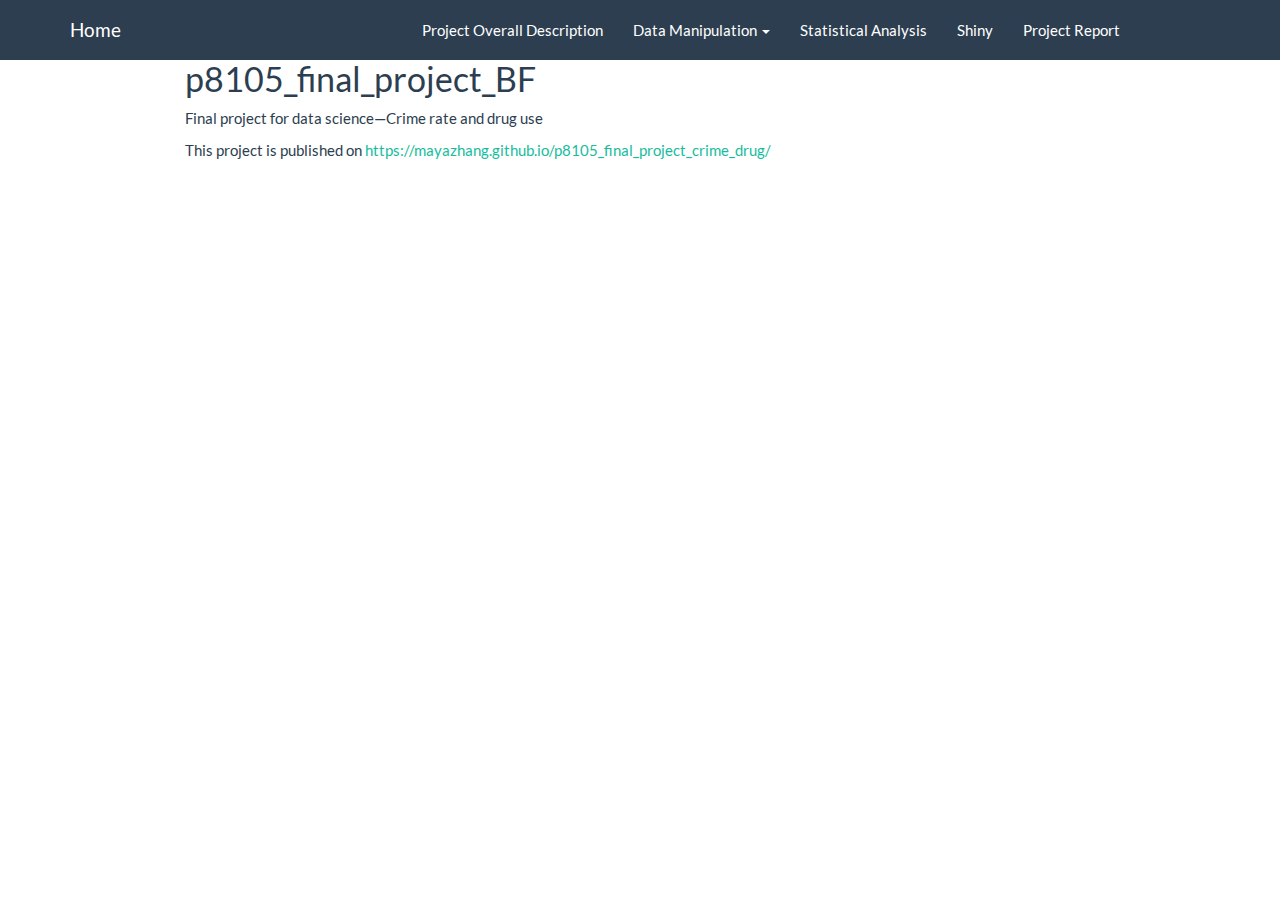
<file: README.html>
<!DOCTYPE html>

<html xmlns="http://www.w3.org/1999/xhtml">

<head>

<meta charset="utf-8" />
<meta http-equiv="Content-Type" content="text/html; charset=utf-8" />
<meta name="generator" content="pandoc" />




<title></title>

<script src="site_libs/jquery-1.11.3/jquery.min.js"></script>
<meta name="viewport" content="width=device-width, initial-scale=1" />
<link href="site_libs/bootstrap-3.3.5/css/flatly.min.css" rel="stylesheet" />
<script src="site_libs/bootstrap-3.3.5/js/bootstrap.min.js"></script>
<script src="site_libs/bootstrap-3.3.5/shim/html5shiv.min.js"></script>
<script src="site_libs/bootstrap-3.3.5/shim/respond.min.js"></script>
<script src="site_libs/navigation-1.1/tabsets.js"></script>
<link href="site_libs/highlightjs-9.12.0/default.css" rel="stylesheet" />
<script src="site_libs/highlightjs-9.12.0/highlight.js"></script>

<style type="text/css">code{white-space: pre;}</style>
<style type="text/css">
  pre:not([class]) {
    background-color: white;
  }
</style>
<script type="text/javascript">
if (window.hljs) {
  hljs.configure({languages: []});
  hljs.initHighlightingOnLoad();
  if (document.readyState && document.readyState === "complete") {
    window.setTimeout(function() { hljs.initHighlighting(); }, 0);
  }
}
</script>



<style type="text/css">
h1 {
  font-size: 34px;
}
h1.title {
  font-size: 38px;
}
h2 {
  font-size: 30px;
}
h3 {
  font-size: 24px;
}
h4 {
  font-size: 18px;
}
h5 {
  font-size: 16px;
}
h6 {
  font-size: 12px;
}
.table th:not([align]) {
  text-align: left;
}
</style>


</head>

<body>

<style type = "text/css">
.main-container {
  max-width: 940px;
  margin-left: auto;
  margin-right: auto;
}
code {
  color: inherit;
  background-color: rgba(0, 0, 0, 0.04);
}
img {
  max-width:100%;
  height: auto;
}
.tabbed-pane {
  padding-top: 12px;
}
.html-widget {
  margin-bottom: 20px;
}
button.code-folding-btn:focus {
  outline: none;
}
</style>


<style type="text/css">
/* padding for bootstrap navbar */
body {
  padding-top: 60px;
  padding-bottom: 40px;
}
/* offset scroll position for anchor links (for fixed navbar)  */
.section h1 {
  padding-top: 65px;
  margin-top: -65px;
}

.section h2 {
  padding-top: 65px;
  margin-top: -65px;
}
.section h3 {
  padding-top: 65px;
  margin-top: -65px;
}
.section h4 {
  padding-top: 65px;
  margin-top: -65px;
}
.section h5 {
  padding-top: 65px;
  margin-top: -65px;
}
.section h6 {
  padding-top: 65px;
  margin-top: -65px;
}
</style>

<script>
// manage active state of menu based on current page
$(document).ready(function () {
  // active menu anchor
  href = window.location.pathname
  href = href.substr(href.lastIndexOf('/') + 1)
  if (href === "")
    href = "index.html";
  var menuAnchor = $('a[href="' + href + '"]');

  // mark it active
  menuAnchor.parent().addClass('active');

  // if it's got a parent navbar menu mark it active as well
  menuAnchor.closest('li.dropdown').addClass('active');
});
</script>


<div class="container-fluid main-container">

<!-- tabsets -->
<script>
$(document).ready(function () {
  window.buildTabsets("TOC");
});
</script>

<!-- code folding -->






<div class="navbar navbar-default  navbar-fixed-top" role="navigation">
  <div class="container">
    <div class="navbar-header">
      <button type="button" class="navbar-toggle collapsed" data-toggle="collapse" data-target="#navbar">
        <span class="icon-bar"></span>
        <span class="icon-bar"></span>
        <span class="icon-bar"></span>
      </button>
      <a class="navbar-brand" href="index.html">Home</a>
    </div>
    <div id="navbar" class="navbar-collapse collapse">
      <ul class="nav navbar-nav">
        
      </ul>
      <ul class="nav navbar-nav navbar-right">
        <li>
  <a href="Website-About-Page.html">Project Overall Description</a>
</li>
<li class="dropdown">
  <a href="#" class="dropdown-toggle" data-toggle="dropdown" role="button" aria-expanded="false">
    Data Manipulation
     
    <span class="caret"></span>
  </a>
  <ul class="dropdown-menu" role="menu">
    <li>
      <a href="crime_data.html">Crime dataset</a>
    </li>
    <li>
      <a href="Drug_code.html">Drug dataset</a>
    </li>
  </ul>
</li>
<li>
  <a href="about.html">Statistical Analysis</a>
</li>
<li>
  <a href="https://p8105-finalproject-team34-crime-drug.shinyapps.io/Shiny_Map_Displaying/">Shiny</a>
</li>
<li>
  <a href="p8105_Team34_Final_Project_Report.html">Project Report</a>
</li>
<li>
  <a href="https://www.youtube.com/watch?v=nEqlPeCH6QE&amp;list=PLGwgTarsp82ReHt_zysockiMiav9CkEQ4&amp;index=3&amp;t=0s">
    <span class="fa fa-youtube-square"></span>
     
  </a>
</li>
<li>
  <a href="mailto:&lt;xz2788@cumc.columbia.edu&gt;">
    <span class="fa fa-envelope fa-lg"></span>
     
  </a>
</li>
<li>
  <a href="https://github.com/Mayazhang/p8105_final_project_crime_drug.git">
    <span class="fa fa-github fa-lg"></span>
     
  </a>
</li>
      </ul>
    </div><!--/.nav-collapse -->
  </div><!--/.container -->
</div><!--/.navbar -->

<div class="fluid-row" id="header">




</div>


<div id="p8105_final_project_bf" class="section level1">
<h1>p8105_final_project_BF</h1>
<p>Final project for data science—Crime rate and drug use</p>
<p>This project is published on <a href="https://mayazhang.github.io/p8105_final_project_crime_drug/" class="uri">https://mayazhang.github.io/p8105_final_project_crime_drug/</a></p>
</div>




</div>

<script>

// add bootstrap table styles to pandoc tables
function bootstrapStylePandocTables() {
  $('tr.header').parent('thead').parent('table').addClass('table table-condensed');
}
$(document).ready(function () {
  bootstrapStylePandocTables();
});


</script>

<!-- dynamically load mathjax for compatibility with self-contained -->
<script>
  (function () {
    var script = document.createElement("script");
    script.type = "text/javascript";
    script.src  = "https://mathjax.rstudio.com/latest/MathJax.js?config=TeX-AMS-MML_HTMLorMML";
    document.getElementsByTagName("head")[0].appendChild(script);
  })();
</script>

</body>
</html>
</file>
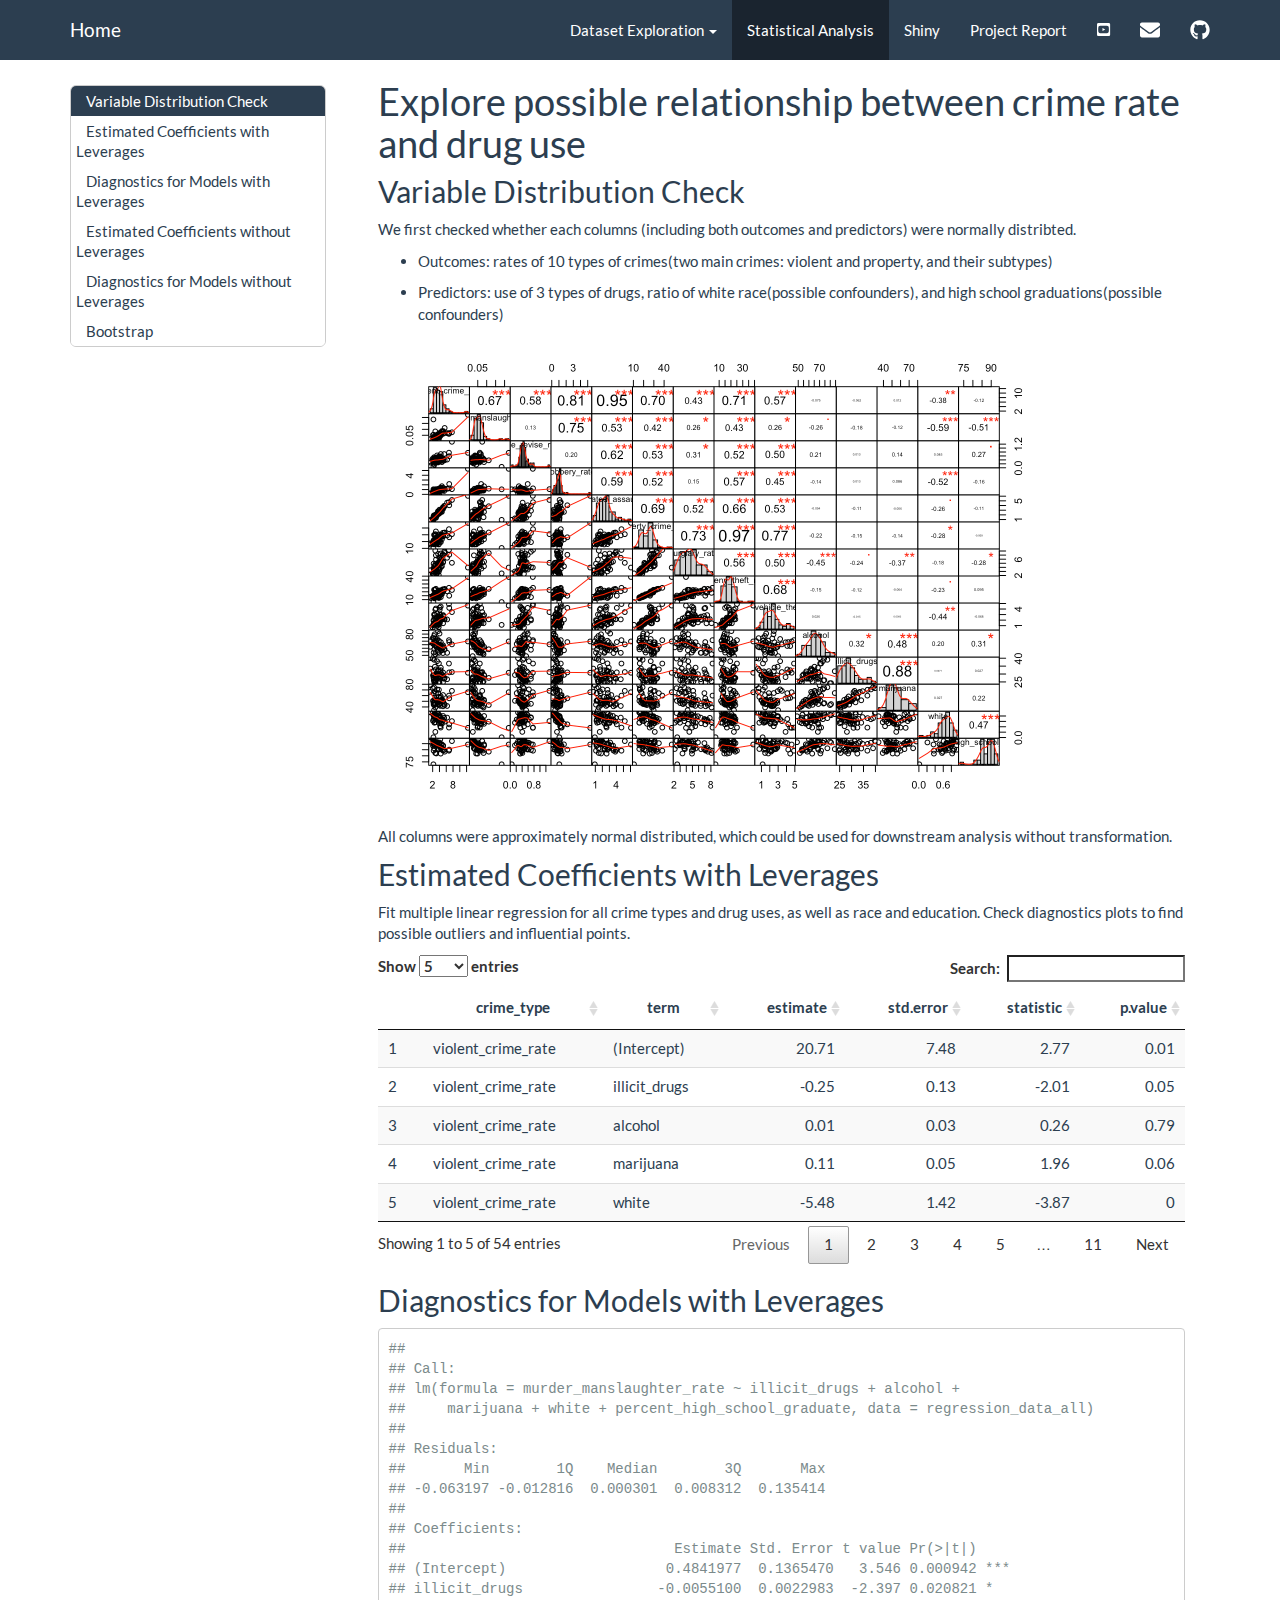
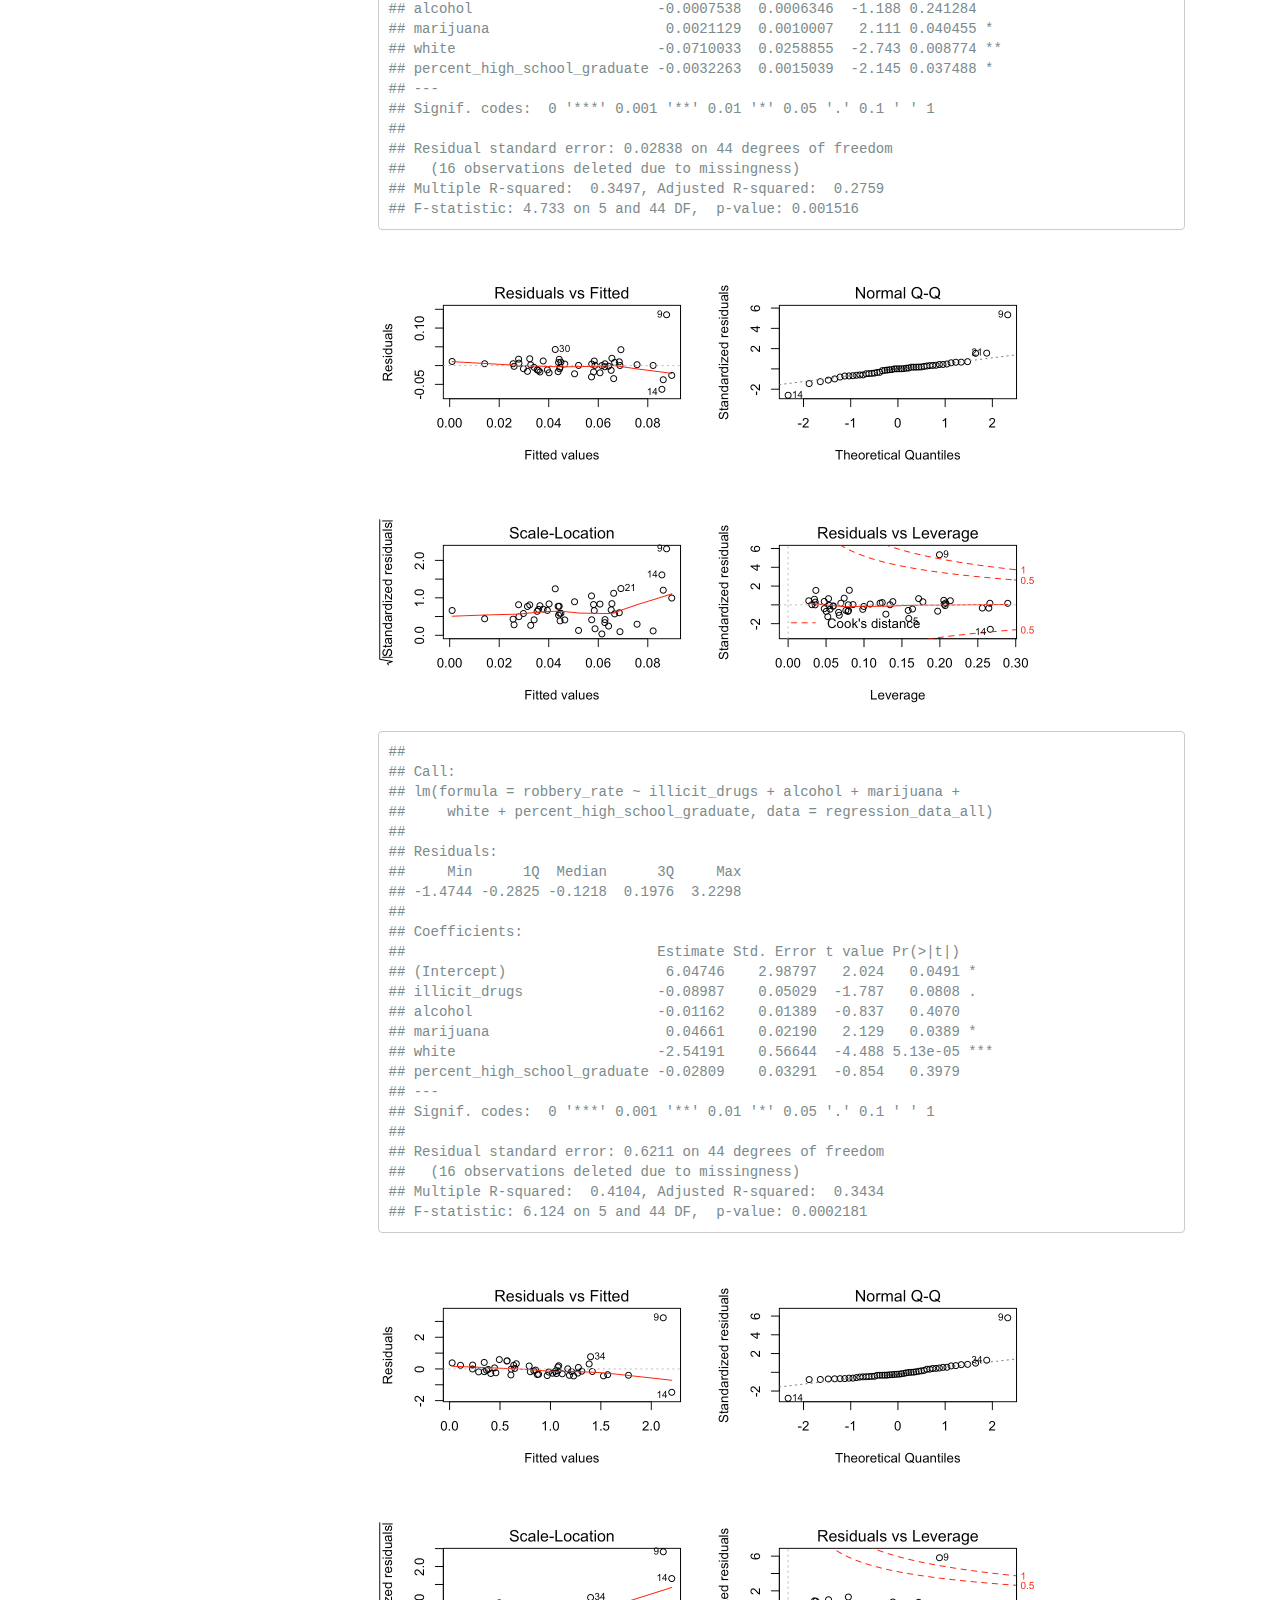
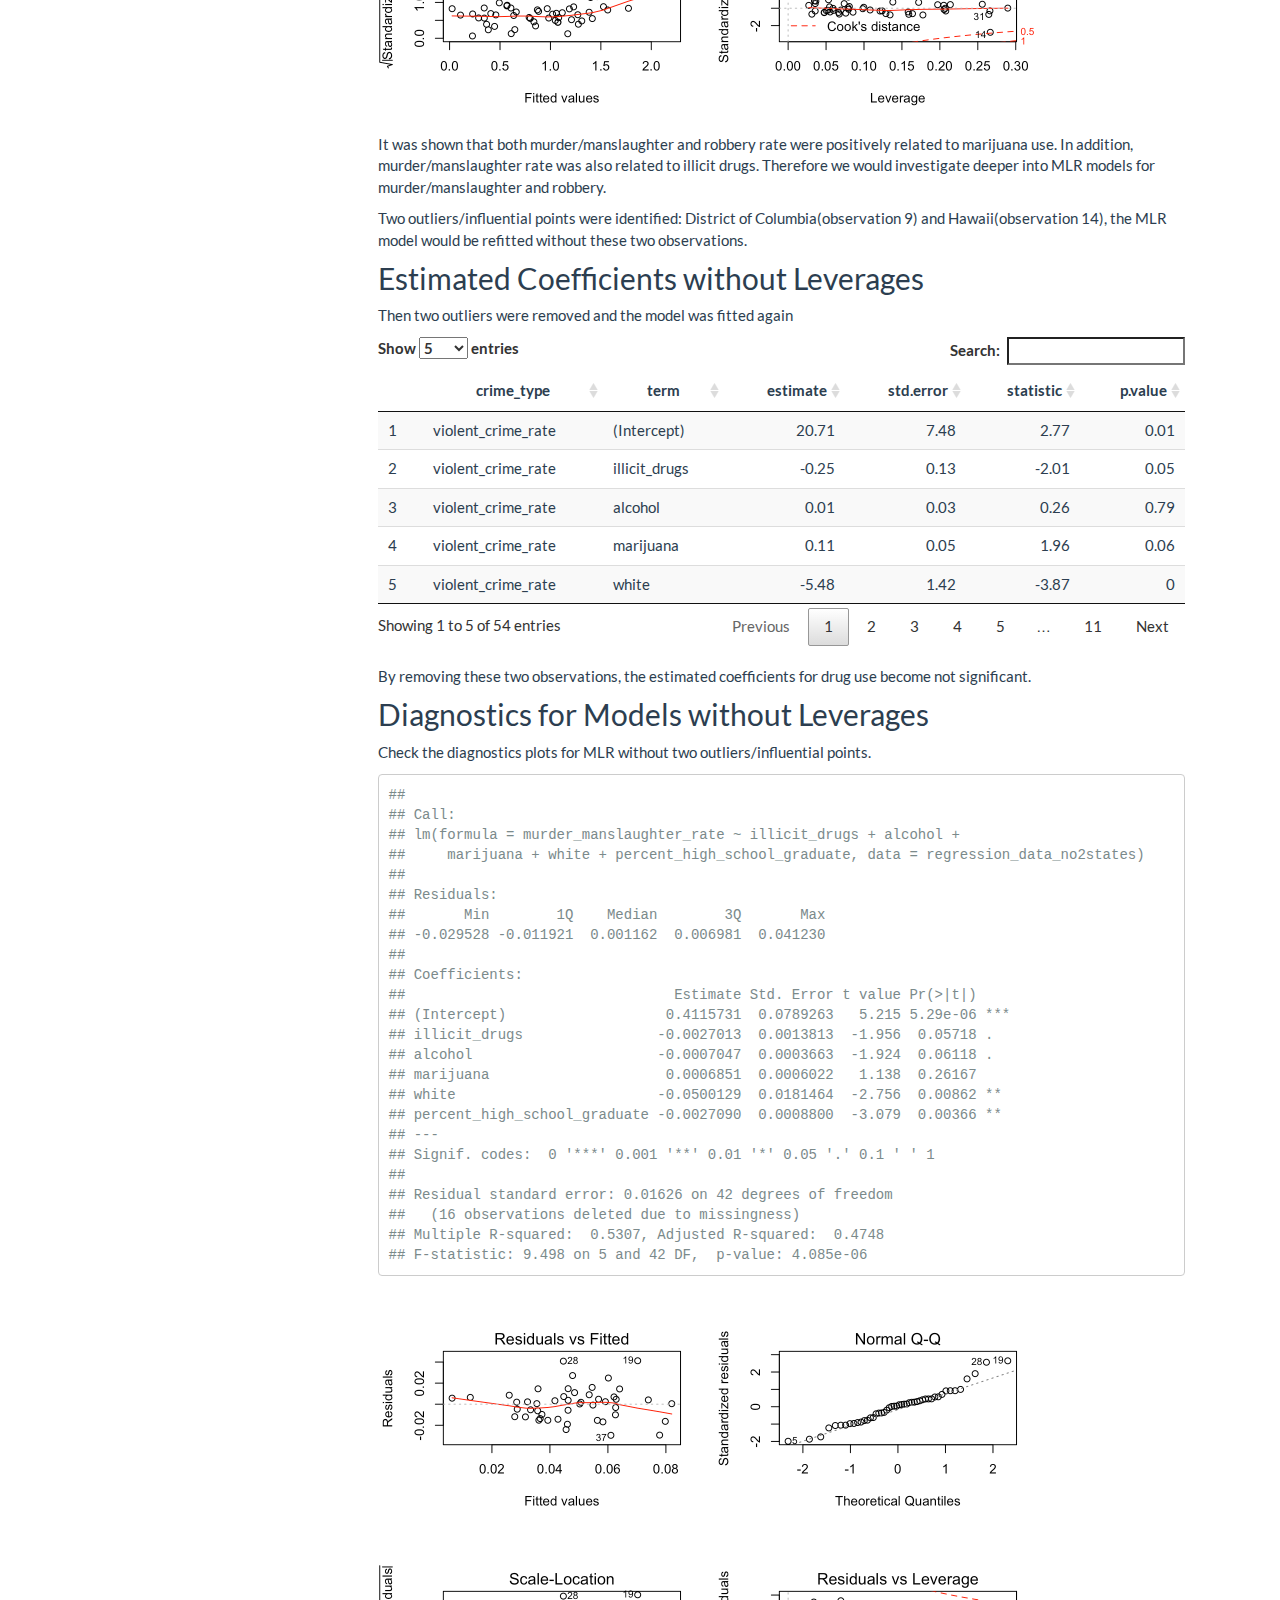
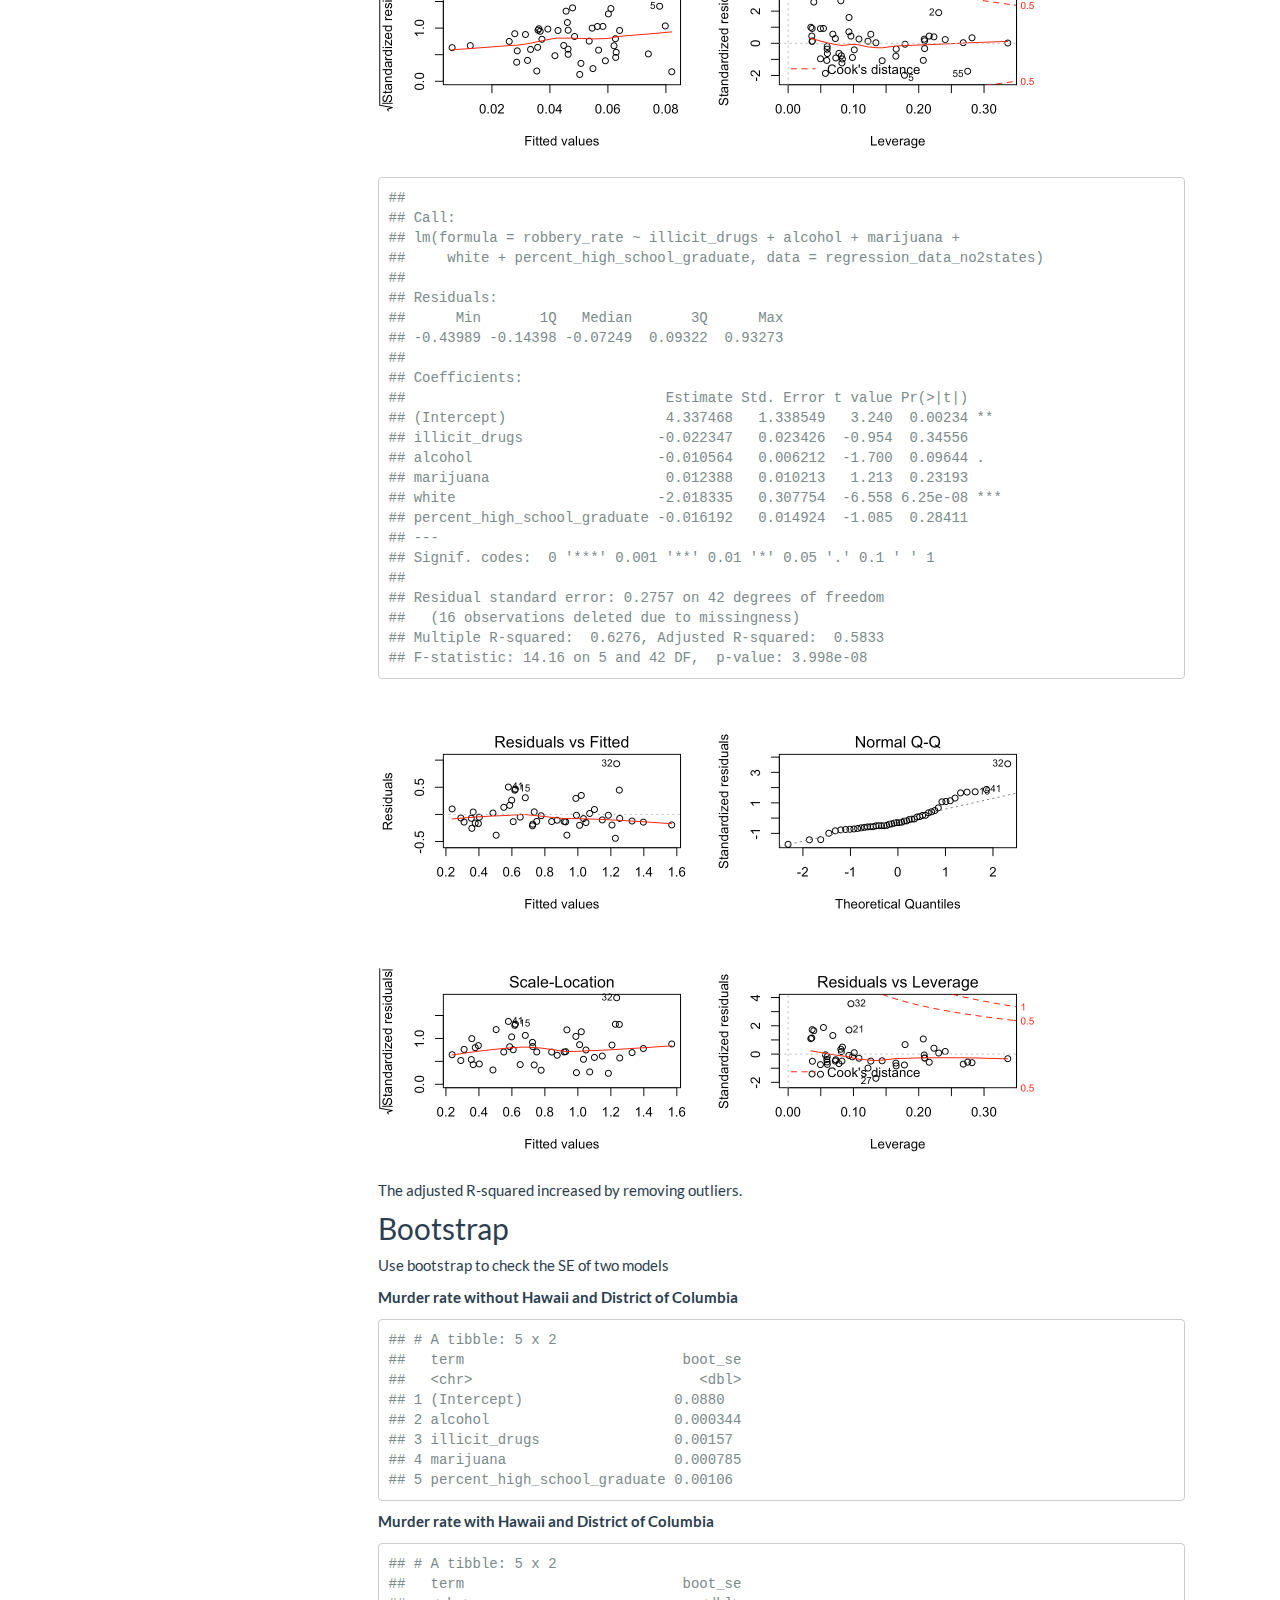
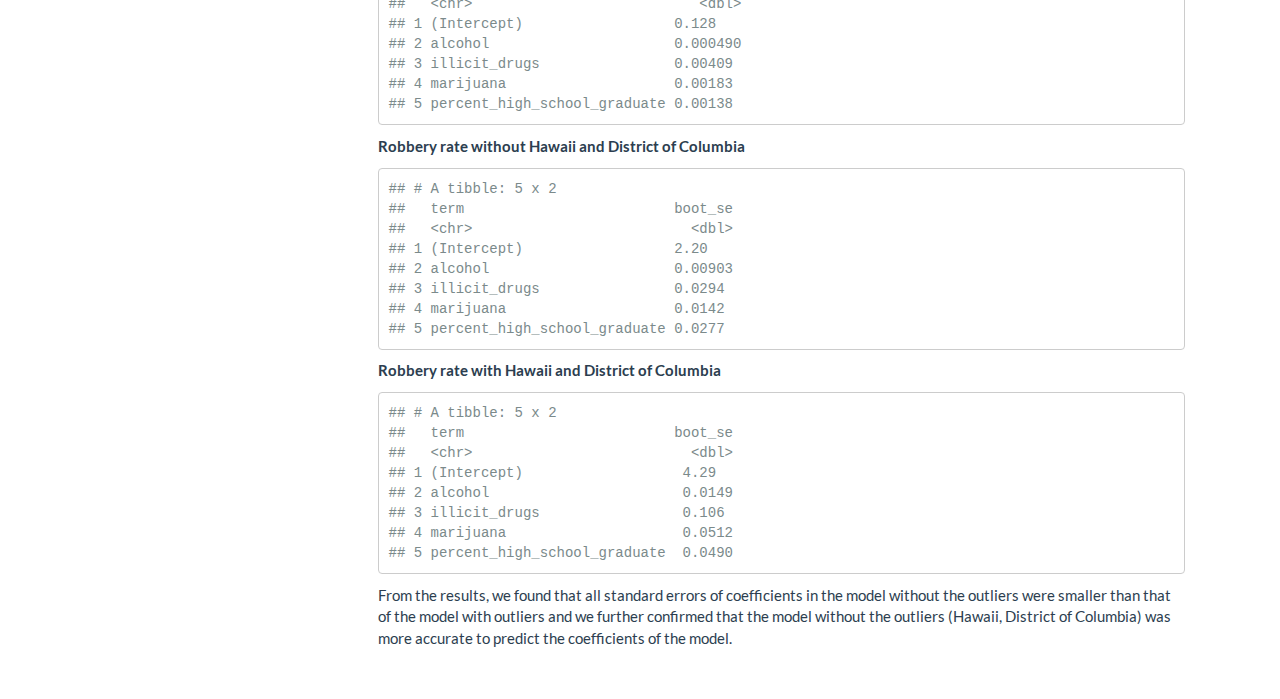
<file: statistical_analysis.html>
<!DOCTYPE html>

<html xmlns="http://www.w3.org/1999/xhtml">

<head>

<meta charset="utf-8" />
<meta http-equiv="Content-Type" content="text/html; charset=utf-8" />
<meta name="generator" content="pandoc" />




<title>Explore possible relationship between crime rate and drug use</title>

<script src="site_libs/jquery-1.12.4/jquery.min.js"></script>
<meta name="viewport" content="width=device-width, initial-scale=1" />
<link href="site_libs/bootstrap-3.3.5/css/flatly.min.css" rel="stylesheet" />
<script src="site_libs/bootstrap-3.3.5/js/bootstrap.min.js"></script>
<script src="site_libs/bootstrap-3.3.5/shim/html5shiv.min.js"></script>
<script src="site_libs/bootstrap-3.3.5/shim/respond.min.js"></script>
<script src="site_libs/jqueryui-1.11.4/jquery-ui.min.js"></script>
<link href="site_libs/tocify-1.9.1/jquery.tocify.css" rel="stylesheet" />
<script src="site_libs/tocify-1.9.1/jquery.tocify.js"></script>
<script src="site_libs/navigation-1.1/tabsets.js"></script>
<link href="site_libs/highlightjs-9.12.0/default.css" rel="stylesheet" />
<script src="site_libs/highlightjs-9.12.0/highlight.js"></script>
<script src="site_libs/htmlwidgets-1.3/htmlwidgets.js"></script>
<link href="site_libs/datatables-css-0.0.0/datatables-crosstalk.css" rel="stylesheet" />
<script src="site_libs/datatables-binding-0.5/datatables.js"></script>
<link href="site_libs/dt-core-1.10.16/css/jquery.dataTables.min.css" rel="stylesheet" />
<link href="site_libs/dt-core-1.10.16/css/jquery.dataTables.extra.css" rel="stylesheet" />
<script src="site_libs/dt-core-1.10.16/js/jquery.dataTables.min.js"></script>
<link href="site_libs/crosstalk-1.0.0/css/crosstalk.css" rel="stylesheet" />
<script src="site_libs/crosstalk-1.0.0/js/crosstalk.min.js"></script>
<link href="site_libs/font-awesome-5.0.13/css/fa-svg-with-js.css" rel="stylesheet" />
<script src="site_libs/font-awesome-5.0.13/js/fontawesome-all.min.js"></script>
<script src="site_libs/font-awesome-5.0.13/js/fa-v4-shims.min.js"></script>

<style type="text/css">code{white-space: pre;}</style>
<style type="text/css">
  pre:not([class]) {
    background-color: white;
  }
</style>
<script type="text/javascript">
if (window.hljs) {
  hljs.configure({languages: []});
  hljs.initHighlightingOnLoad();
  if (document.readyState && document.readyState === "complete") {
    window.setTimeout(function() { hljs.initHighlighting(); }, 0);
  }
}
</script>



<style type="text/css">
h1 {
  font-size: 34px;
}
h1.title {
  font-size: 38px;
}
h2 {
  font-size: 30px;
}
h3 {
  font-size: 24px;
}
h4 {
  font-size: 18px;
}
h5 {
  font-size: 16px;
}
h6 {
  font-size: 12px;
}
.table th:not([align]) {
  text-align: left;
}
</style>


</head>

<body>

<style type = "text/css">
.main-container {
  max-width: 940px;
  margin-left: auto;
  margin-right: auto;
}
code {
  color: inherit;
  background-color: rgba(0, 0, 0, 0.04);
}
img {
  max-width:100%;
  height: auto;
}
.tabbed-pane {
  padding-top: 12px;
}
.html-widget {
  margin-bottom: 20px;
}
button.code-folding-btn:focus {
  outline: none;
}
</style>


<style type="text/css">
/* padding for bootstrap navbar */
body {
  padding-top: 60px;
  padding-bottom: 40px;
}
/* offset scroll position for anchor links (for fixed navbar)  */
.section h1 {
  padding-top: 65px;
  margin-top: -65px;
}

.section h2 {
  padding-top: 65px;
  margin-top: -65px;
}
.section h3 {
  padding-top: 65px;
  margin-top: -65px;
}
.section h4 {
  padding-top: 65px;
  margin-top: -65px;
}
.section h5 {
  padding-top: 65px;
  margin-top: -65px;
}
.section h6 {
  padding-top: 65px;
  margin-top: -65px;
}
</style>

<script>
// manage active state of menu based on current page
$(document).ready(function () {
  // active menu anchor
  href = window.location.pathname
  href = href.substr(href.lastIndexOf('/') + 1)
  if (href === "")
    href = "index.html";
  var menuAnchor = $('a[href="' + href + '"]');

  // mark it active
  menuAnchor.parent().addClass('active');

  // if it's got a parent navbar menu mark it active as well
  menuAnchor.closest('li.dropdown').addClass('active');
});
</script>


<div class="container-fluid main-container">

<!-- tabsets -->
<script>
$(document).ready(function () {
  window.buildTabsets("TOC");
});
</script>

<!-- code folding -->




<script>
$(document).ready(function ()  {

    // move toc-ignore selectors from section div to header
    $('div.section.toc-ignore')
        .removeClass('toc-ignore')
        .children('h1,h2,h3,h4,h5').addClass('toc-ignore');

    // establish options
    var options = {
      selectors: "h1,h2,h3",
      theme: "bootstrap3",
      context: '.toc-content',
      hashGenerator: function (text) {
        return text.replace(/[.\\/?&!#<>]/g, '').replace(/\s/g, '_').toLowerCase();
      },
      ignoreSelector: ".toc-ignore",
      scrollTo: 0
    };
    options.showAndHide = true;
    options.smoothScroll = true;

    // tocify
    var toc = $("#TOC").tocify(options).data("toc-tocify");
});
</script>

<style type="text/css">

#TOC {
  margin: 25px 0px 20px 0px;
}
@media (max-width: 768px) {
#TOC {
  position: relative;
  width: 100%;
}
}


.toc-content {
  padding-left: 30px;
  padding-right: 40px;
}

div.main-container {
  max-width: 1200px;
}

div.tocify {
  width: 20%;
  max-width: 260px;
  max-height: 85%;
}

@media (min-width: 768px) and (max-width: 991px) {
  div.tocify {
    width: 25%;
  }
}

@media (max-width: 767px) {
  div.tocify {
    width: 100%;
    max-width: none;
  }
}

.tocify ul, .tocify li {
  line-height: 20px;
}

.tocify-subheader .tocify-item {
  font-size: 0.90em;
  padding-left: 25px;
  text-indent: 0;
}

.tocify .list-group-item {
  border-radius: 0px;
}


</style>

<!-- setup 3col/9col grid for toc_float and main content  -->
<div class="row-fluid">
<div class="col-xs-12 col-sm-4 col-md-3">
<div id="TOC" class="tocify">
</div>
</div>

<div class="toc-content col-xs-12 col-sm-8 col-md-9">




<div class="navbar navbar-default  navbar-fixed-top" role="navigation">
  <div class="container">
    <div class="navbar-header">
      <button type="button" class="navbar-toggle collapsed" data-toggle="collapse" data-target="#navbar">
        <span class="icon-bar"></span>
        <span class="icon-bar"></span>
        <span class="icon-bar"></span>
      </button>
      <a class="navbar-brand" href="index.html">Home</a>
    </div>
    <div id="navbar" class="navbar-collapse collapse">
      <ul class="nav navbar-nav">
        
      </ul>
      <ul class="nav navbar-nav navbar-right">
        <li class="dropdown">
  <a href="#" class="dropdown-toggle" data-toggle="dropdown" role="button" aria-expanded="false">
    Dataset Exploration
     
    <span class="caret"></span>
  </a>
  <ul class="dropdown-menu" role="menu">
    <li>
      <a href="crime_data.html">Crime Dataset</a>
    </li>
    <li>
      <a href="Drug_code.html">Drug Dataset</a>
    </li>
  </ul>
</li>
<li>
  <a href="statistical_analysis.html">Statistical Analysis</a>
</li>
<li>
  <a href="https://p8105-finalproject-team34-crime-drug.shinyapps.io/Shiny_Map_Displaying/">Shiny</a>
</li>
<li>
  <a href="p8105_Team34_Final_Project_Report.html">Project Report</a>
</li>
<li>
  <a href="https://youtu.be/Dh7Lih78qDg">
    <span class="fa fa-youtube-square"></span>
     
  </a>
</li>
<li>
  <a href="mailto:&lt;xz2788@cumc.columbia.edu&gt;">
    <span class="fa fa-envelope fa-lg"></span>
     
  </a>
</li>
<li>
  <a href="https://github.com/Mayazhang/p8105_final_project_crime_drug.git">
    <span class="fa fa-github fa-lg"></span>
     
  </a>
</li>
      </ul>
    </div><!--/.nav-collapse -->
  </div><!--/.container -->
</div><!--/.navbar -->

<div class="fluid-row" id="header">



<h1 class="title toc-ignore">Explore possible relationship between crime rate and drug use</h1>

</div>


<div id="variable-distribution-check" class="section level2">
<h2>Variable Distribution Check</h2>
<p>We first checked whether each columns (including both outcomes and predictors) were normally distribted.</p>
<ul>
<li><p>Outcomes: rates of 10 types of crimes(two main crimes: violent and property, and their subtypes)</p></li>
<li><p>Predictors: use of 3 types of drugs, ratio of white race(possible confounders), and high school graduations(possible confounders)</p></li>
</ul>
<p><img src="statistical_analysis_files/figure-html/distribution%20checking-1.png" width="672" /></p>
<p>All columns were approximately normal distributed, which could be used for downstream analysis without transformation.</p>
</div>
<div id="estimated-coefficients-with-leverages" class="section level2">
<h2>Estimated Coefficients with Leverages</h2>
<p>Fit multiple linear regression for all crime types and drug uses, as well as race and education. Check diagnostics plots to find possible outliers and influential points.</p>
<div id="htmlwidget-a7f226dd0a7c3ab68c6e" style="width:100%;height:auto;" class="datatables html-widget"></div>
<script type="application/json" data-for="htmlwidget-a7f226dd0a7c3ab68c6e">{"x":{"filter":"none","data":[["1","2","3","4","5","6","7","8","9","10","11","12","13","14","15","16","17","18","19","20","21","22","23","24","25","26","27","28","29","30","31","32","33","34","35","36","37","38","39","40","41","42","43","44","45","46","47","48","49","50","51","52","53","54"],["violent_crime_rate","violent_crime_rate","violent_crime_rate","violent_crime_rate","violent_crime_rate","violent_crime_rate","murder_manslaughter_rate","murder_manslaughter_rate","murder_manslaughter_rate","murder_manslaughter_rate","murder_manslaughter_rate","murder_manslaughter_rate","rape_revise_rate","rape_revise_rate","rape_revise_rate","rape_revise_rate","rape_revise_rate","rape_revise_rate","robbery_rate","robbery_rate","robbery_rate","robbery_rate","robbery_rate","robbery_rate","aggravated_assault_rate","aggravated_assault_rate","aggravated_assault_rate","aggravated_assault_rate","aggravated_assault_rate","aggravated_assault_rate","property_crime_rate","property_crime_rate","property_crime_rate","property_crime_rate","property_crime_rate","property_crime_rate","burglary_rate","burglary_rate","burglary_rate","burglary_rate","burglary_rate","burglary_rate","larceny_theft_rate","larceny_theft_rate","larceny_theft_rate","larceny_theft_rate","larceny_theft_rate","larceny_theft_rate","motor_vehicle_theft_rate","motor_vehicle_theft_rate","motor_vehicle_theft_rate","motor_vehicle_theft_rate","motor_vehicle_theft_rate","motor_vehicle_theft_rate"],["(Intercept)","illicit_drugs","alcohol","marijuana","white","percent_high_school_graduate","(Intercept)","illicit_drugs","alcohol","marijuana","white","percent_high_school_graduate","(Intercept)","illicit_drugs","alcohol","marijuana","white","percent_high_school_graduate","(Intercept)","illicit_drugs","alcohol","marijuana","white","percent_high_school_graduate","(Intercept)","illicit_drugs","alcohol","marijuana","white","percent_high_school_graduate","(Intercept)","illicit_drugs","alcohol","marijuana","white","percent_high_school_graduate","(Intercept)","illicit_drugs","alcohol","marijuana","white","percent_high_school_graduate","(Intercept)","illicit_drugs","alcohol","marijuana","white","percent_high_school_graduate","(Intercept)","illicit_drugs","alcohol","marijuana","white","percent_high_school_graduate"],[20.71,-0.25,0.01,0.11,-5.48,-0.13,0.48,-0.01,-0,0,-0.07,-0,0.26,-0.02,0,0.01,-0.2,0,6.05,-0.09,-0.01,0.05,-2.54,-0.03,13.91,-0.14,0.02,0.05,-2.67,-0.11,69.66,-0.46,-0.06,0.13,-19.33,-0.24,25.58,0.01,-0.04,-0.03,-1.87,-0.17,37.62,-0.43,-0.04,0.15,-13.48,-0.03,6.46,-0.04,0.03,0.01,-3.97,-0.03],[7.48,0.13,0.03,0.05,1.42,0.08,0.14,0,0,0,0.03,0,0.86,0.01,0,0.01,0.16,0.01,2.99,0.05,0.01,0.02,0.57,0.03,4.85,0.08,0.02,0.04,0.92,0.05,28.01,0.47,0.13,0.21,5.31,0.31,6.61,0.11,0.03,0.05,1.25,0.07,21.11,0.36,0.1,0.15,4,0.23,4.3,0.07,0.02,0.03,0.82,0.05],[2.77,-2.01,0.26,1.96,-3.87,-1.64,3.55,-2.4,-1.19,2.11,-2.74,-2.15,0.3,-1.23,0.96,1.17,-1.19,0.25,2.02,-1.79,-0.84,2.13,-4.49,-0.85,2.87,-1.71,0.78,1.43,-2.91,-1.98,2.49,-0.98,-0.46,0.64,-3.64,-0.76,3.87,0.05,-1.45,-0.62,-1.49,-2.36,1.78,-1.21,-0.42,0.99,-3.37,-0.15,1.5,-0.5,1.33,0.28,-4.87,-0.64],[0.01,0.05,0.79,0.06,0,0.11,0,0.02,0.24,0.04,0.01,0.04,0.77,0.22,0.34,0.25,0.24,0.81,0.05,0.08,0.41,0.04,0,0.4,0.01,0.09,0.44,0.16,0.01,0.05,0.02,0.33,0.65,0.52,0,0.45,0,0.96,0.16,0.54,0.14,0.02,0.08,0.23,0.67,0.33,0,0.89,0.14,0.62,0.19,0.78,0,0.53]],"container":"<table class=\"display\">\n  <thead>\n    <tr>\n      <th> <\/th>\n      <th>crime_type<\/th>\n      <th>term<\/th>\n      <th>estimate<\/th>\n      <th>std.error<\/th>\n      <th>statistic<\/th>\n      <th>p.value<\/th>\n    <\/tr>\n  <\/thead>\n<\/table>","options":{"pageLength":5,"columnDefs":[{"className":"dt-right","targets":[3,4,5,6]},{"orderable":false,"targets":0}],"order":[],"autoWidth":false,"orderClasses":false,"lengthMenu":[5,10,25,50,100]}},"evals":[],"jsHooks":[]}</script>
</div>
<div id="diagnostics-for-models-with-leverages" class="section level2">
<h2>Diagnostics for Models with Leverages</h2>
<pre><code>## 
## Call:
## lm(formula = murder_manslaughter_rate ~ illicit_drugs + alcohol + 
##     marijuana + white + percent_high_school_graduate, data = regression_data_all)
## 
## Residuals:
##       Min        1Q    Median        3Q       Max 
## -0.063197 -0.012816  0.000301  0.008312  0.135414 
## 
## Coefficients:
##                                Estimate Std. Error t value Pr(&gt;|t|)    
## (Intercept)                   0.4841977  0.1365470   3.546 0.000942 ***
## illicit_drugs                -0.0055100  0.0022983  -2.397 0.020821 *  
## alcohol                      -0.0007538  0.0006346  -1.188 0.241284    
## marijuana                     0.0021129  0.0010007   2.111 0.040455 *  
## white                        -0.0710033  0.0258855  -2.743 0.008774 ** 
## percent_high_school_graduate -0.0032263  0.0015039  -2.145 0.037488 *  
## ---
## Signif. codes:  0 &#39;***&#39; 0.001 &#39;**&#39; 0.01 &#39;*&#39; 0.05 &#39;.&#39; 0.1 &#39; &#39; 1
## 
## Residual standard error: 0.02838 on 44 degrees of freedom
##   (16 observations deleted due to missingness)
## Multiple R-squared:  0.3497, Adjusted R-squared:  0.2759 
## F-statistic: 4.733 on 5 and 44 DF,  p-value: 0.001516</code></pre>
<p><img src="statistical_analysis_files/figure-html/model%20diagnostics-1.png" width="672" /></p>
<pre><code>## 
## Call:
## lm(formula = robbery_rate ~ illicit_drugs + alcohol + marijuana + 
##     white + percent_high_school_graduate, data = regression_data_all)
## 
## Residuals:
##     Min      1Q  Median      3Q     Max 
## -1.4744 -0.2825 -0.1218  0.1976  3.2298 
## 
## Coefficients:
##                              Estimate Std. Error t value Pr(&gt;|t|)    
## (Intercept)                   6.04746    2.98797   2.024   0.0491 *  
## illicit_drugs                -0.08987    0.05029  -1.787   0.0808 .  
## alcohol                      -0.01162    0.01389  -0.837   0.4070    
## marijuana                     0.04661    0.02190   2.129   0.0389 *  
## white                        -2.54191    0.56644  -4.488 5.13e-05 ***
## percent_high_school_graduate -0.02809    0.03291  -0.854   0.3979    
## ---
## Signif. codes:  0 &#39;***&#39; 0.001 &#39;**&#39; 0.01 &#39;*&#39; 0.05 &#39;.&#39; 0.1 &#39; &#39; 1
## 
## Residual standard error: 0.6211 on 44 degrees of freedom
##   (16 observations deleted due to missingness)
## Multiple R-squared:  0.4104, Adjusted R-squared:  0.3434 
## F-statistic: 6.124 on 5 and 44 DF,  p-value: 0.0002181</code></pre>
<p><img src="statistical_analysis_files/figure-html/model%20diagnostics-2.png" width="672" /></p>
<p>It was shown that both murder/manslaughter and robbery rate were positively related to marijuana use. In addition, murder/manslaughter rate was also related to illicit drugs. Therefore we would investigate deeper into MLR models for murder/manslaughter and robbery.</p>
<p>Two outliers/influential points were identified: District of Columbia(observation 9) and Hawaii(observation 14), the MLR model would be refitted without these two observations.</p>
</div>
<div id="estimated-coefficients-without-leverages" class="section level2">
<h2>Estimated Coefficients without Leverages</h2>
<p>Then two outliers were removed and the model was fitted again</p>
<div id="htmlwidget-1e77bd0aae27b2cb38fa" style="width:100%;height:auto;" class="datatables html-widget"></div>
<script type="application/json" data-for="htmlwidget-1e77bd0aae27b2cb38fa">{"x":{"filter":"none","data":[["1","2","3","4","5","6","7","8","9","10","11","12","13","14","15","16","17","18","19","20","21","22","23","24","25","26","27","28","29","30","31","32","33","34","35","36","37","38","39","40","41","42","43","44","45","46","47","48","49","50","51","52","53","54"],["violent_crime_rate","violent_crime_rate","violent_crime_rate","violent_crime_rate","violent_crime_rate","violent_crime_rate","murder_manslaughter_rate","murder_manslaughter_rate","murder_manslaughter_rate","murder_manslaughter_rate","murder_manslaughter_rate","murder_manslaughter_rate","rape_revise_rate","rape_revise_rate","rape_revise_rate","rape_revise_rate","rape_revise_rate","rape_revise_rate","robbery_rate","robbery_rate","robbery_rate","robbery_rate","robbery_rate","robbery_rate","aggravated_assault_rate","aggravated_assault_rate","aggravated_assault_rate","aggravated_assault_rate","aggravated_assault_rate","aggravated_assault_rate","property_crime_rate","property_crime_rate","property_crime_rate","property_crime_rate","property_crime_rate","property_crime_rate","burglary_rate","burglary_rate","burglary_rate","burglary_rate","burglary_rate","burglary_rate","larceny_theft_rate","larceny_theft_rate","larceny_theft_rate","larceny_theft_rate","larceny_theft_rate","larceny_theft_rate","motor_vehicle_theft_rate","motor_vehicle_theft_rate","motor_vehicle_theft_rate","motor_vehicle_theft_rate","motor_vehicle_theft_rate","motor_vehicle_theft_rate"],["(Intercept)","illicit_drugs","alcohol","marijuana","white","percent_high_school_graduate","(Intercept)","illicit_drugs","alcohol","marijuana","white","percent_high_school_graduate","(Intercept)","illicit_drugs","alcohol","marijuana","white","percent_high_school_graduate","(Intercept)","illicit_drugs","alcohol","marijuana","white","percent_high_school_graduate","(Intercept)","illicit_drugs","alcohol","marijuana","white","percent_high_school_graduate","(Intercept)","illicit_drugs","alcohol","marijuana","white","percent_high_school_graduate","(Intercept)","illicit_drugs","alcohol","marijuana","white","percent_high_school_graduate","(Intercept)","illicit_drugs","alcohol","marijuana","white","percent_high_school_graduate","(Intercept)","illicit_drugs","alcohol","marijuana","white","percent_high_school_graduate"],[20.71,-0.25,0.01,0.11,-5.48,-0.13,0.48,-0.01,-0,0,-0.07,-0,0.26,-0.02,0,0.01,-0.2,0,6.05,-0.09,-0.01,0.05,-2.54,-0.03,13.91,-0.14,0.02,0.05,-2.67,-0.11,69.66,-0.46,-0.06,0.13,-19.33,-0.24,25.58,0.01,-0.04,-0.03,-1.87,-0.17,37.62,-0.43,-0.04,0.15,-13.48,-0.03,6.46,-0.04,0.03,0.01,-3.97,-0.03],[7.48,0.13,0.03,0.05,1.42,0.08,0.14,0,0,0,0.03,0,0.86,0.01,0,0.01,0.16,0.01,2.99,0.05,0.01,0.02,0.57,0.03,4.85,0.08,0.02,0.04,0.92,0.05,28.01,0.47,0.13,0.21,5.31,0.31,6.61,0.11,0.03,0.05,1.25,0.07,21.11,0.36,0.1,0.15,4,0.23,4.3,0.07,0.02,0.03,0.82,0.05],[2.77,-2.01,0.26,1.96,-3.87,-1.64,3.55,-2.4,-1.19,2.11,-2.74,-2.15,0.3,-1.23,0.96,1.17,-1.19,0.25,2.02,-1.79,-0.84,2.13,-4.49,-0.85,2.87,-1.71,0.78,1.43,-2.91,-1.98,2.49,-0.98,-0.46,0.64,-3.64,-0.76,3.87,0.05,-1.45,-0.62,-1.49,-2.36,1.78,-1.21,-0.42,0.99,-3.37,-0.15,1.5,-0.5,1.33,0.28,-4.87,-0.64],[0.01,0.05,0.79,0.06,0,0.11,0,0.02,0.24,0.04,0.01,0.04,0.77,0.22,0.34,0.25,0.24,0.81,0.05,0.08,0.41,0.04,0,0.4,0.01,0.09,0.44,0.16,0.01,0.05,0.02,0.33,0.65,0.52,0,0.45,0,0.96,0.16,0.54,0.14,0.02,0.08,0.23,0.67,0.33,0,0.89,0.14,0.62,0.19,0.78,0,0.53]],"container":"<table class=\"display\">\n  <thead>\n    <tr>\n      <th> <\/th>\n      <th>crime_type<\/th>\n      <th>term<\/th>\n      <th>estimate<\/th>\n      <th>std.error<\/th>\n      <th>statistic<\/th>\n      <th>p.value<\/th>\n    <\/tr>\n  <\/thead>\n<\/table>","options":{"pageLength":5,"columnDefs":[{"className":"dt-right","targets":[3,4,5,6]},{"orderable":false,"targets":0}],"order":[],"autoWidth":false,"orderClasses":false,"lengthMenu":[5,10,25,50,100]}},"evals":[],"jsHooks":[]}</script>
<p>By removing these two observations, the estimated coefficients for drug use become not significant.</p>
</div>
<div id="diagnostics-for-models-without-leverages" class="section level2">
<h2>Diagnostics for Models without Leverages</h2>
<p>Check the diagnostics plots for MLR without two outliers/influential points.</p>
<pre><code>## 
## Call:
## lm(formula = murder_manslaughter_rate ~ illicit_drugs + alcohol + 
##     marijuana + white + percent_high_school_graduate, data = regression_data_no2states)
## 
## Residuals:
##       Min        1Q    Median        3Q       Max 
## -0.029528 -0.011921  0.001162  0.006981  0.041230 
## 
## Coefficients:
##                                Estimate Std. Error t value Pr(&gt;|t|)    
## (Intercept)                   0.4115731  0.0789263   5.215 5.29e-06 ***
## illicit_drugs                -0.0027013  0.0013813  -1.956  0.05718 .  
## alcohol                      -0.0007047  0.0003663  -1.924  0.06118 .  
## marijuana                     0.0006851  0.0006022   1.138  0.26167    
## white                        -0.0500129  0.0181464  -2.756  0.00862 ** 
## percent_high_school_graduate -0.0027090  0.0008800  -3.079  0.00366 ** 
## ---
## Signif. codes:  0 &#39;***&#39; 0.001 &#39;**&#39; 0.01 &#39;*&#39; 0.05 &#39;.&#39; 0.1 &#39; &#39; 1
## 
## Residual standard error: 0.01626 on 42 degrees of freedom
##   (16 observations deleted due to missingness)
## Multiple R-squared:  0.5307, Adjusted R-squared:  0.4748 
## F-statistic: 9.498 on 5 and 42 DF,  p-value: 4.085e-06</code></pre>
<p><img src="statistical_analysis_files/figure-html/model%20diagnostics_another-1.png" width="672" /></p>
<pre><code>## 
## Call:
## lm(formula = robbery_rate ~ illicit_drugs + alcohol + marijuana + 
##     white + percent_high_school_graduate, data = regression_data_no2states)
## 
## Residuals:
##      Min       1Q   Median       3Q      Max 
## -0.43989 -0.14398 -0.07249  0.09322  0.93273 
## 
## Coefficients:
##                               Estimate Std. Error t value Pr(&gt;|t|)    
## (Intercept)                   4.337468   1.338549   3.240  0.00234 ** 
## illicit_drugs                -0.022347   0.023426  -0.954  0.34556    
## alcohol                      -0.010564   0.006212  -1.700  0.09644 .  
## marijuana                     0.012388   0.010213   1.213  0.23193    
## white                        -2.018335   0.307754  -6.558 6.25e-08 ***
## percent_high_school_graduate -0.016192   0.014924  -1.085  0.28411    
## ---
## Signif. codes:  0 &#39;***&#39; 0.001 &#39;**&#39; 0.01 &#39;*&#39; 0.05 &#39;.&#39; 0.1 &#39; &#39; 1
## 
## Residual standard error: 0.2757 on 42 degrees of freedom
##   (16 observations deleted due to missingness)
## Multiple R-squared:  0.6276, Adjusted R-squared:  0.5833 
## F-statistic: 14.16 on 5 and 42 DF,  p-value: 3.998e-08</code></pre>
<p><img src="statistical_analysis_files/figure-html/model%20diagnostics_another-2.png" width="672" /></p>
<p>The adjusted R-squared increased by removing outliers.</p>
</div>
<div id="bootstrap" class="section level2">
<h2>Bootstrap</h2>
<p>Use bootstrap to check the SE of two models</p>
<p><strong>Murder rate without Hawaii and District of Columbia</strong></p>
<pre><code>## # A tibble: 5 x 2
##   term                          boot_se
##   &lt;chr&gt;                           &lt;dbl&gt;
## 1 (Intercept)                  0.0880  
## 2 alcohol                      0.000344
## 3 illicit_drugs                0.00157 
## 4 marijuana                    0.000785
## 5 percent_high_school_graduate 0.00106</code></pre>
<p><strong>Murder rate with Hawaii and District of Columbia</strong></p>
<pre><code>## # A tibble: 5 x 2
##   term                          boot_se
##   &lt;chr&gt;                           &lt;dbl&gt;
## 1 (Intercept)                  0.128   
## 2 alcohol                      0.000490
## 3 illicit_drugs                0.00409 
## 4 marijuana                    0.00183 
## 5 percent_high_school_graduate 0.00138</code></pre>
<p><strong>Robbery rate without Hawaii and District of Columbia</strong></p>
<pre><code>## # A tibble: 5 x 2
##   term                         boot_se
##   &lt;chr&gt;                          &lt;dbl&gt;
## 1 (Intercept)                  2.20   
## 2 alcohol                      0.00903
## 3 illicit_drugs                0.0294 
## 4 marijuana                    0.0142 
## 5 percent_high_school_graduate 0.0277</code></pre>
<p><strong>Robbery rate with Hawaii and District of Columbia</strong></p>
<pre><code>## # A tibble: 5 x 2
##   term                         boot_se
##   &lt;chr&gt;                          &lt;dbl&gt;
## 1 (Intercept)                   4.29  
## 2 alcohol                       0.0149
## 3 illicit_drugs                 0.106 
## 4 marijuana                     0.0512
## 5 percent_high_school_graduate  0.0490</code></pre>
<p>From the results, we found that all standard errors of coefficients in the model without the outliers were smaller than that of the model with outliers and we further confirmed that the model without the outliers (Hawaii, District of Columbia) was more accurate to predict the coefficients of the model.</p>
</div>



</div>
</div>

</div>

<script>

// add bootstrap table styles to pandoc tables
function bootstrapStylePandocTables() {
  $('tr.header').parent('thead').parent('table').addClass('table table-condensed');
}
$(document).ready(function () {
  bootstrapStylePandocTables();
});


</script>

<!-- dynamically load mathjax for compatibility with self-contained -->
<script>
  (function () {
    var script = document.createElement("script");
    script.type = "text/javascript";
    script.src  = "https://mathjax.rstudio.com/latest/MathJax.js?config=TeX-AMS-MML_HTMLorMML";
    document.getElementsByTagName("head")[0].appendChild(script);
  })();
</script>

</body>
</html>
</file>
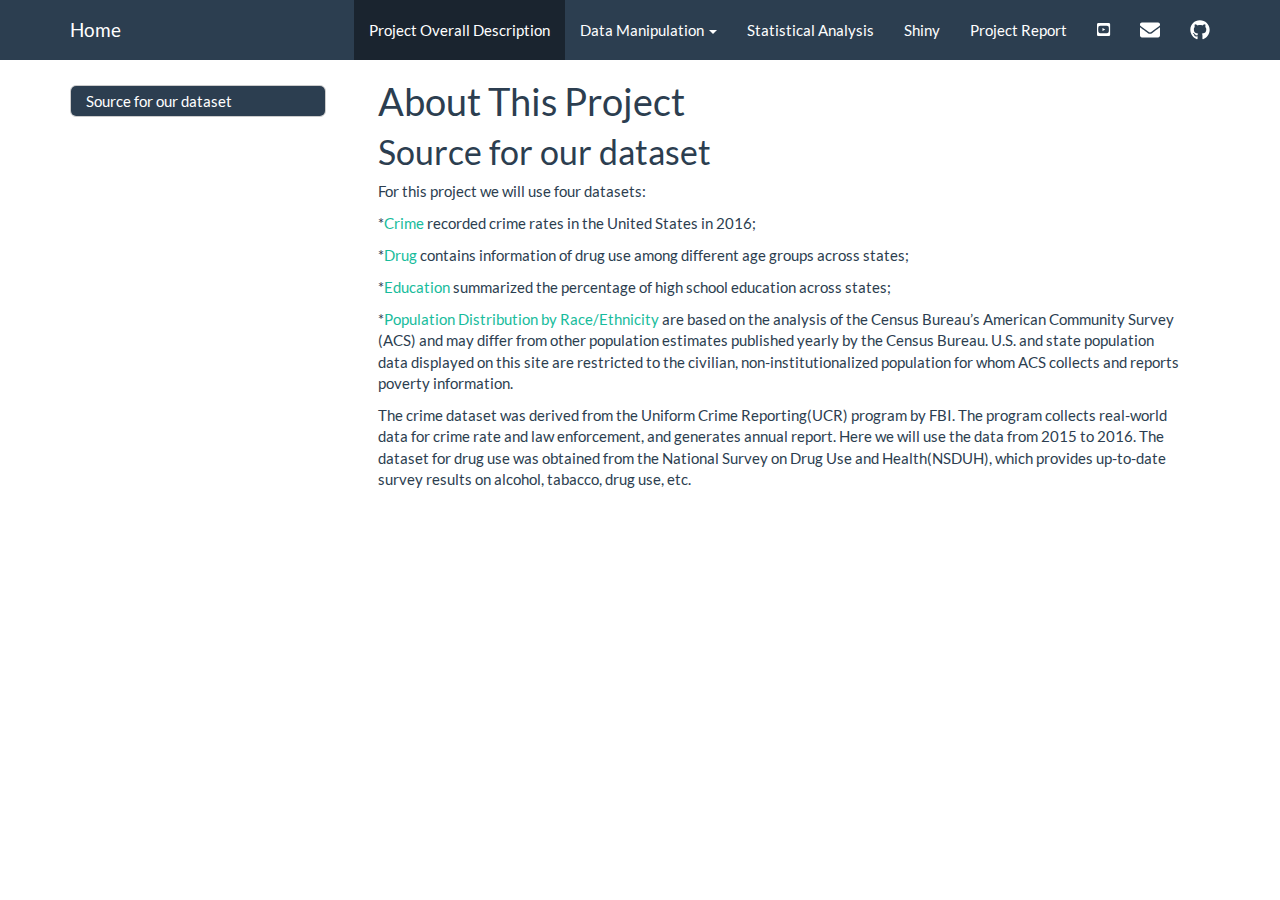
<file: Website-About-Page.html>
<!DOCTYPE html>

<html xmlns="http://www.w3.org/1999/xhtml">

<head>

<meta charset="utf-8" />
<meta http-equiv="Content-Type" content="text/html; charset=utf-8" />
<meta name="generator" content="pandoc" />




<title>About This Project</title>

<script src="site_libs/jquery-1.11.3/jquery.min.js"></script>
<meta name="viewport" content="width=device-width, initial-scale=1" />
<link href="site_libs/bootstrap-3.3.5/css/flatly.min.css" rel="stylesheet" />
<script src="site_libs/bootstrap-3.3.5/js/bootstrap.min.js"></script>
<script src="site_libs/bootstrap-3.3.5/shim/html5shiv.min.js"></script>
<script src="site_libs/bootstrap-3.3.5/shim/respond.min.js"></script>
<script src="site_libs/jqueryui-1.11.4/jquery-ui.min.js"></script>
<link href="site_libs/tocify-1.9.1/jquery.tocify.css" rel="stylesheet" />
<script src="site_libs/tocify-1.9.1/jquery.tocify.js"></script>
<script src="site_libs/navigation-1.1/tabsets.js"></script>
<link href="site_libs/highlightjs-9.12.0/default.css" rel="stylesheet" />
<script src="site_libs/highlightjs-9.12.0/highlight.js"></script>
<link href="site_libs/font-awesome-5.0.13/css/fa-svg-with-js.css" rel="stylesheet" />
<script src="site_libs/font-awesome-5.0.13/js/fontawesome-all.min.js"></script>
<script src="site_libs/font-awesome-5.0.13/js/fa-v4-shims.min.js"></script>

<style type="text/css">code{white-space: pre;}</style>
<style type="text/css">
  pre:not([class]) {
    background-color: white;
  }
</style>
<script type="text/javascript">
if (window.hljs) {
  hljs.configure({languages: []});
  hljs.initHighlightingOnLoad();
  if (document.readyState && document.readyState === "complete") {
    window.setTimeout(function() { hljs.initHighlighting(); }, 0);
  }
}
</script>



<style type="text/css">
h1 {
  font-size: 34px;
}
h1.title {
  font-size: 38px;
}
h2 {
  font-size: 30px;
}
h3 {
  font-size: 24px;
}
h4 {
  font-size: 18px;
}
h5 {
  font-size: 16px;
}
h6 {
  font-size: 12px;
}
.table th:not([align]) {
  text-align: left;
}
</style>


</head>

<body>

<style type = "text/css">
.main-container {
  max-width: 940px;
  margin-left: auto;
  margin-right: auto;
}
code {
  color: inherit;
  background-color: rgba(0, 0, 0, 0.04);
}
img {
  max-width:100%;
  height: auto;
}
.tabbed-pane {
  padding-top: 12px;
}
.html-widget {
  margin-bottom: 20px;
}
button.code-folding-btn:focus {
  outline: none;
}
</style>


<style type="text/css">
/* padding for bootstrap navbar */
body {
  padding-top: 60px;
  padding-bottom: 40px;
}
/* offset scroll position for anchor links (for fixed navbar)  */
.section h1 {
  padding-top: 65px;
  margin-top: -65px;
}

.section h2 {
  padding-top: 65px;
  margin-top: -65px;
}
.section h3 {
  padding-top: 65px;
  margin-top: -65px;
}
.section h4 {
  padding-top: 65px;
  margin-top: -65px;
}
.section h5 {
  padding-top: 65px;
  margin-top: -65px;
}
.section h6 {
  padding-top: 65px;
  margin-top: -65px;
}
</style>

<script>
// manage active state of menu based on current page
$(document).ready(function () {
  // active menu anchor
  href = window.location.pathname
  href = href.substr(href.lastIndexOf('/') + 1)
  if (href === "")
    href = "index.html";
  var menuAnchor = $('a[href="' + href + '"]');

  // mark it active
  menuAnchor.parent().addClass('active');

  // if it's got a parent navbar menu mark it active as well
  menuAnchor.closest('li.dropdown').addClass('active');
});
</script>


<div class="container-fluid main-container">

<!-- tabsets -->
<script>
$(document).ready(function () {
  window.buildTabsets("TOC");
});
</script>

<!-- code folding -->




<script>
$(document).ready(function ()  {

    // move toc-ignore selectors from section div to header
    $('div.section.toc-ignore')
        .removeClass('toc-ignore')
        .children('h1,h2,h3,h4,h5').addClass('toc-ignore');

    // establish options
    var options = {
      selectors: "h1,h2,h3",
      theme: "bootstrap3",
      context: '.toc-content',
      hashGenerator: function (text) {
        return text.replace(/[.\\/?&!#<>]/g, '').replace(/\s/g, '_').toLowerCase();
      },
      ignoreSelector: ".toc-ignore",
      scrollTo: 0
    };
    options.showAndHide = true;
    options.smoothScroll = true;

    // tocify
    var toc = $("#TOC").tocify(options).data("toc-tocify");
});
</script>

<style type="text/css">

#TOC {
  margin: 25px 0px 20px 0px;
}
@media (max-width: 768px) {
#TOC {
  position: relative;
  width: 100%;
}
}


.toc-content {
  padding-left: 30px;
  padding-right: 40px;
}

div.main-container {
  max-width: 1200px;
}

div.tocify {
  width: 20%;
  max-width: 260px;
  max-height: 85%;
}

@media (min-width: 768px) and (max-width: 991px) {
  div.tocify {
    width: 25%;
  }
}

@media (max-width: 767px) {
  div.tocify {
    width: 100%;
    max-width: none;
  }
}

.tocify ul, .tocify li {
  line-height: 20px;
}

.tocify-subheader .tocify-item {
  font-size: 0.90em;
  padding-left: 25px;
  text-indent: 0;
}

.tocify .list-group-item {
  border-radius: 0px;
}


</style>

<!-- setup 3col/9col grid for toc_float and main content  -->
<div class="row-fluid">
<div class="col-xs-12 col-sm-4 col-md-3">
<div id="TOC" class="tocify">
</div>
</div>

<div class="toc-content col-xs-12 col-sm-8 col-md-9">




<div class="navbar navbar-default  navbar-fixed-top" role="navigation">
  <div class="container">
    <div class="navbar-header">
      <button type="button" class="navbar-toggle collapsed" data-toggle="collapse" data-target="#navbar">
        <span class="icon-bar"></span>
        <span class="icon-bar"></span>
        <span class="icon-bar"></span>
      </button>
      <a class="navbar-brand" href="index.html">Home</a>
    </div>
    <div id="navbar" class="navbar-collapse collapse">
      <ul class="nav navbar-nav">
        
      </ul>
      <ul class="nav navbar-nav navbar-right">
        <li>
  <a href="Website-About-Page.html">Project Overall Description</a>
</li>
<li class="dropdown">
  <a href="#" class="dropdown-toggle" data-toggle="dropdown" role="button" aria-expanded="false">
    Data Manipulation
     
    <span class="caret"></span>
  </a>
  <ul class="dropdown-menu" role="menu">
    <li>
      <a href="crime_data.html">Crime dataset</a>
    </li>
    <li>
      <a href="Drug_code.html">Drug dataset</a>
    </li>
  </ul>
</li>
<li>
  <a href="about.html">Statistical Analysis</a>
</li>
<li>
  <a href="https://p8105-finalproject-team34-crime-drug.shinyapps.io/Shiny_Map_Displaying/">Shiny</a>
</li>
<li>
  <a href="p8105_Team34_Final_Project_Report.html">Project Report</a>
</li>
<li>
  <a href="https://www.youtube.com/watch?v=nEqlPeCH6QE&amp;list=PLGwgTarsp82ReHt_zysockiMiav9CkEQ4&amp;index=3&amp;t=0s">
    <span class="fa fa-youtube-square"></span>
     
  </a>
</li>
<li>
  <a href="mailto:&lt;xz2788@cumc.columbia.edu&gt;">
    <span class="fa fa-envelope fa-lg"></span>
     
  </a>
</li>
<li>
  <a href="https://github.com/Mayazhang/p8105_final_project_crime_drug.git">
    <span class="fa fa-github fa-lg"></span>
     
  </a>
</li>
      </ul>
    </div><!--/.nav-collapse -->
  </div><!--/.container -->
</div><!--/.navbar -->

<div class="fluid-row" id="header">



<h1 class="title toc-ignore">About This Project</h1>

</div>


<div id="source-for-our-dataset" class="section level1">
<h1>Source for our dataset</h1>
<p>For this project we will use four datasets:</p>
<p>*<a href="https://ucr.fbi.gov/crime-in-the-u.s/2016/crime-in-the-u.s.-2016/tables/table-2">Crime</a> recorded crime rates in the United States in 2016;</p>
<p>*<a href="https://think.cs.vt.edu/corgis/csv/drugs/drugs.html">Drug</a> contains information of drug use among different age groups across states;</p>
<p>*<a href="https://en.wikipedia.org/wiki/List_of_U.S._states_by_educational_attainment">Education</a> summarized the percentage of high school education across states;</p>
<p>*<a href="https://www.kff.org/other/state-indicator/distribution-by-raceethnicity/?currentTimeframe=0&amp;sortModel=%7B%22colId%22:%22Location%22,%22sort%22:%22asc%22%7D">Population Distribution by Race/Ethnicity</a> are based on the analysis of the Census Bureau’s American Community Survey (ACS) and may differ from other population estimates published yearly by the Census Bureau. U.S. and state population data displayed on this site are restricted to the civilian, non-institutionalized population for whom ACS collects and reports poverty information.</p>
<p>The crime dataset was derived from the Uniform Crime Reporting(UCR) program by FBI. The program collects real-world data for crime rate and law enforcement, and generates annual report. Here we will use the data from 2015 to 2016. The dataset for drug use was obtained from the National Survey on Drug Use and Health(NSDUH), which provides up-to-date survey results on alcohol, tabacco, drug use, etc.</p>
</div>



</div>
</div>

</div>

<script>

// add bootstrap table styles to pandoc tables
function bootstrapStylePandocTables() {
  $('tr.header').parent('thead').parent('table').addClass('table table-condensed');
}
$(document).ready(function () {
  bootstrapStylePandocTables();
});


</script>

<!-- dynamically load mathjax for compatibility with self-contained -->
<script>
  (function () {
    var script = document.createElement("script");
    script.type = "text/javascript";
    script.src  = "https://mathjax.rstudio.com/latest/MathJax.js?config=TeX-AMS-MML_HTMLorMML";
    document.getElementsByTagName("head")[0].appendChild(script);
  })();
</script>

</body>
</html>
</file>
<file: site_libs/highlightjs-9.12.0/default.css>
.hljs-literal {
  color: #990073;
}

.hljs-number {
  color: #099;
}

.hljs-comment {
  color: #998;
  font-style: italic;
}

.hljs-keyword {
  color: #900;
  font-weight: bold;
}

.hljs-string {
  color: #d14;
}
</file>
<file: site_libs/datatables-css-0.0.0/datatables-crosstalk.css>
.dt-crosstalk-fade {
  opacity: 0.2;
}

html body div.DTS div.dataTables_scrollBody {
  background: none;
}
</file>
<file: site_libs/crosstalk-1.0.0/css/crosstalk.css>
/* Adjust margins outwards, so column contents line up with the edges of the
   parent of container-fluid. */
.container-fluid.crosstalk-bscols {
  margin-left: -30px;
  margin-right: -30px;
  white-space: normal;
}

/* But don't adjust the margins outwards if we're directly under the body,
   i.e. we were the top-level of something at the console. */
body > .container-fluid.crosstalk-bscols {
  margin-left: auto;
  margin-right: auto;
}

.crosstalk-input-checkboxgroup .crosstalk-options-group .crosstalk-options-column {
  display: inline-block;
  padding-right: 12px;
  vertical-align: top;
}

@media only screen and (max-width:480px) {
  .crosstalk-input-checkboxgroup .crosstalk-options-group .crosstalk-options-column {
    display: block;
    padding-right: inherit;
  }
}
</file>
<file: site_libs/plotly-htmlwidgets-css-1.39.2/plotly-htmlwidgets.css>
/*
just here so that plotly works
correctly with ioslides.
see https://github.com/ropensci/plotly/issues/463
*/

slide:not(.current) .plotly.html-widget{
  display: none;
}
</file>
<file: site_libs/bootstrap-3.3.5/css/flatly.min.css>
@font-face {
  font-family: 'Lato';
  font-style: normal;
  font-weight: 400;
  src: url(fonts/Lato.ttf) format('truetype');
}
@font-face {
  font-family: 'Lato';
  font-style: normal;
  font-weight: 700;
  src: url(fonts/LatoBold.ttf) format('truetype');
}
@font-face {
  font-family: 'Lato';
  font-style: italic;
  font-weight: 400;
  src: url(fonts/LatoItalic.ttf) format('truetype');
}

/*!
 * bootswatch v3.3.6
 * Homepage: http://bootswatch.com
 * Copyright 2012-2015 Thomas Park
 * Licensed under MIT
 * Based on Bootstrap
*//*!
 * Bootstrap v3.3.6 (http://getbootstrap.com)
 * Copyright 2011-2015 Twitter, Inc.
 * Licensed under MIT (https://github.com/twbs/bootstrap/blob/master/LICENSE)
 *//*! normalize.css v3.0.3 | MIT License | github.com/necolas/normalize.css */html{font-family:sans-serif;-ms-text-size-adjust:100%;-webkit-text-size-adjust:100%}body{margin:0}article,aside,details,figcaption,figure,footer,header,hgroup,main,menu,nav,section,summary{display:block}audio,canvas,progress,video{display:inline-block;vertical-align:baseline}audio:not([controls]){display:none;height:0}[hidden],template{display:none}a{background-color:transparent}a:active,a:hover{outline:0}abbr[title]{border-bottom:1px dotted}b,strong{font-weight:bold}dfn{font-style:italic}h1{font-size:2em;margin:0.67em 0}mark{background:#ff0;color:#000}small{font-size:80%}sub,sup{font-size:75%;line-height:0;position:relative;vertical-align:baseline}sup{top:-0.5em}sub{bottom:-0.25em}img{border:0}svg:not(:root){overflow:hidden}figure{margin:1em 40px}hr{-webkit-box-sizing:content-box;-moz-box-sizing:content-box;box-sizing:content-box;height:0}pre{overflow:auto}code,kbd,pre,samp{font-family:monospace, monospace;font-size:1em}button,input,optgroup,select,textarea{color:inherit;font:inherit;margin:0}button{overflow:visible}button,select{text-transform:none}button,html input[type="button"],input[type="reset"],input[type="submit"]{-webkit-appearance:button;cursor:pointer}button[disabled],html input[disabled]{cursor:default}button::-moz-focus-inner,input::-moz-focus-inner{border:0;padding:0}input{line-height:normal}input[type="checkbox"],input[type="radio"]{-webkit-box-sizing:border-box;-moz-box-sizing:border-box;box-sizing:border-box;padding:0}input[type="number"]::-webkit-inner-spin-button,input[type="number"]::-webkit-outer-spin-button{height:auto}input[type="search"]{-webkit-appearance:textfield;-webkit-box-sizing:content-box;-moz-box-sizing:content-box;box-sizing:content-box}input[type="search"]::-webkit-search-cancel-button,input[type="search"]::-webkit-search-decoration{-webkit-appearance:none}fieldset{border:1px solid #c0c0c0;margin:0 2px;padding:0.35em 0.625em 0.75em}legend{border:0;padding:0}textarea{overflow:auto}optgroup{font-weight:bold}table{border-collapse:collapse;border-spacing:0}td,th{padding:0}/*! Source: https://github.com/h5bp/html5-boilerplate/blob/master/src/css/main.css */@media print{*,*:before,*:after{background:transparent !important;color:#000 !important;-webkit-box-shadow:none !important;box-shadow:none !important;text-shadow:none !important}a,a:visited{text-decoration:underline}a[href]:after{content:" (" attr(href) ")"}abbr[title]:after{content:" (" attr(title) ")"}a[href^="#"]:after,a[href^="javascript:"]:after{content:""}pre,blockquote{border:1px solid #999;page-break-inside:avoid}thead{display:table-header-group}tr,img{page-break-inside:avoid}img{max-width:100% !important}p,h2,h3{orphans:3;widows:3}h2,h3{page-break-after:avoid}.navbar{display:none}.btn>.caret,.dropup>.btn>.caret{border-top-color:#000 !important}.label{border:1px solid #000}.table{border-collapse:collapse !important}.table td,.table th{background-color:#fff !important}.table-bordered th,.table-bordered td{border:1px solid #ddd !important}}@font-face{font-family:'Glyphicons Halflings';src:url('../fonts/glyphicons-halflings-regular.eot');src:url('../fonts/glyphicons-halflings-regular.eot?#iefix') format('embedded-opentype'),url('../fonts/glyphicons-halflings-regular.woff') format('woff'),url('../fonts/glyphicons-halflings-regular.ttf') format('truetype'),url('../fonts/glyphicons-halflings-regular.svg#glyphicons_halflingsregular') format('svg')}.glyphicon{position:relative;top:1px;display:inline-block;font-family:'Glyphicons Halflings';font-style:normal;font-weight:normal;line-height:1;-webkit-font-smoothing:antialiased;-moz-osx-font-smoothing:grayscale}.glyphicon-asterisk:before{content:"\002a"}.glyphicon-plus:before{content:"\002b"}.glyphicon-euro:before,.glyphicon-eur:before{content:"\20ac"}.glyphicon-minus:before{content:"\2212"}.glyphicon-cloud:before{content:"\2601"}.glyphicon-envelope:before{content:"\2709"}.glyphicon-pencil:before{content:"\270f"}.glyphicon-glass:before{content:"\e001"}.glyphicon-music:before{content:"\e002"}.glyphicon-search:before{content:"\e003"}.glyphicon-heart:before{content:"\e005"}.glyphicon-star:before{content:"\e006"}.glyphicon-star-empty:before{content:"\e007"}.glyphicon-user:before{content:"\e008"}.glyphicon-film:before{content:"\e009"}.glyphicon-th-large:before{content:"\e010"}.glyphicon-th:before{content:"\e011"}.glyphicon-th-list:before{content:"\e012"}.glyphicon-ok:before{content:"\e013"}.glyphicon-remove:before{content:"\e014"}.glyphicon-zoom-in:before{content:"\e015"}.glyphicon-zoom-out:before{content:"\e016"}.glyphicon-off:before{content:"\e017"}.glyphicon-signal:before{content:"\e018"}.glyphicon-cog:before{content:"\e019"}.glyphicon-trash:before{content:"\e020"}.glyphicon-home:before{content:"\e021"}.glyphicon-file:before{content:"\e022"}.glyphicon-time:before{content:"\e023"}.glyphicon-road:before{content:"\e024"}.glyphicon-download-alt:before{content:"\e025"}.glyphicon-download:before{content:"\e026"}.glyphicon-upload:before{content:"\e027"}.glyphicon-inbox:before{content:"\e028"}.glyphicon-play-circle:before{content:"\e029"}.glyphicon-repeat:before{content:"\e030"}.glyphicon-refresh:before{content:"\e031"}.glyphicon-list-alt:before{content:"\e032"}.glyphicon-lock:before{content:"\e033"}.glyphicon-flag:before{content:"\e034"}.glyphicon-headphones:before{content:"\e035"}.glyphicon-volume-off:before{content:"\e036"}.glyphicon-volume-down:before{content:"\e037"}.glyphicon-volume-up:before{content:"\e038"}.glyphicon-qrcode:before{content:"\e039"}.glyphicon-barcode:before{content:"\e040"}.glyphicon-tag:before{content:"\e041"}.glyphicon-tags:before{content:"\e042"}.glyphicon-book:before{content:"\e043"}.glyphicon-bookmark:before{content:"\e044"}.glyphicon-print:before{content:"\e045"}.glyphicon-camera:before{content:"\e046"}.glyphicon-font:before{content:"\e047"}.glyphicon-bold:before{content:"\e048"}.glyphicon-italic:before{content:"\e049"}.glyphicon-text-height:before{content:"\e050"}.glyphicon-text-width:before{content:"\e051"}.glyphicon-align-left:before{content:"\e052"}.glyphicon-align-center:before{content:"\e053"}.glyphicon-align-right:before{content:"\e054"}.glyphicon-align-justify:before{content:"\e055"}.glyphicon-list:before{content:"\e056"}.glyphicon-indent-left:before{content:"\e057"}.glyphicon-indent-right:before{content:"\e058"}.glyphicon-facetime-video:before{content:"\e059"}.glyphicon-picture:before{content:"\e060"}.glyphicon-map-marker:before{content:"\e062"}.glyphicon-adjust:before{content:"\e063"}.glyphicon-tint:before{content:"\e064"}.glyphicon-edit:before{content:"\e065"}.glyphicon-share:before{content:"\e066"}.glyphicon-check:before{content:"\e067"}.glyphicon-move:before{content:"\e068"}.glyphicon-step-backward:before{content:"\e069"}.glyphicon-fast-backward:before{content:"\e070"}.glyphicon-backward:before{content:"\e071"}.glyphicon-play:before{content:"\e072"}.glyphicon-pause:before{content:"\e073"}.glyphicon-stop:before{content:"\e074"}.glyphicon-forward:before{content:"\e075"}.glyphicon-fast-forward:before{content:"\e076"}.glyphicon-step-forward:before{content:"\e077"}.glyphicon-eject:before{content:"\e078"}.glyphicon-chevron-left:before{content:"\e079"}.glyphicon-chevron-right:before{content:"\e080"}.glyphicon-plus-sign:before{content:"\e081"}.glyphicon-minus-sign:before{content:"\e082"}.glyphicon-remove-sign:before{content:"\e083"}.glyphicon-ok-sign:before{content:"\e084"}.glyphicon-question-sign:before{content:"\e085"}.glyphicon-info-sign:before{content:"\e086"}.glyphicon-screenshot:before{content:"\e087"}.glyphicon-remove-circle:before{content:"\e088"}.glyphicon-ok-circle:before{content:"\e089"}.glyphicon-ban-circle:before{content:"\e090"}.glyphicon-arrow-left:before{content:"\e091"}.glyphicon-arrow-right:before{content:"\e092"}.glyphicon-arrow-up:before{content:"\e093"}.glyphicon-arrow-down:before{content:"\e094"}.glyphicon-share-alt:before{content:"\e095"}.glyphicon-resize-full:before{content:"\e096"}.glyphicon-resize-small:before{content:"\e097"}.glyphicon-exclamation-sign:before{content:"\e101"}.glyphicon-gift:before{content:"\e102"}.glyphicon-leaf:before{content:"\e103"}.glyphicon-fire:before{content:"\e104"}.glyphicon-eye-open:before{content:"\e105"}.glyphicon-eye-close:before{content:"\e106"}.glyphicon-warning-sign:before{content:"\e107"}.glyphicon-plane:before{content:"\e108"}.glyphicon-calendar:before{content:"\e109"}.glyphicon-random:before{content:"\e110"}.glyphicon-comment:before{content:"\e111"}.glyphicon-magnet:before{content:"\e112"}.glyphicon-chevron-up:before{content:"\e113"}.glyphicon-chevron-down:before{content:"\e114"}.glyphicon-retweet:before{content:"\e115"}.glyphicon-shopping-cart:before{content:"\e116"}.glyphicon-folder-close:before{content:"\e117"}.glyphicon-folder-open:before{content:"\e118"}.glyphicon-resize-vertical:before{content:"\e119"}.glyphicon-resize-horizontal:before{content:"\e120"}.glyphicon-hdd:before{content:"\e121"}.glyphicon-bullhorn:before{content:"\e122"}.glyphicon-bell:before{content:"\e123"}.glyphicon-certificate:before{content:"\e124"}.glyphicon-thumbs-up:before{content:"\e125"}.glyphicon-thumbs-down:before{content:"\e126"}.glyphicon-hand-right:before{content:"\e127"}.glyphicon-hand-left:before{content:"\e128"}.glyphicon-hand-up:before{content:"\e129"}.glyphicon-hand-down:before{content:"\e130"}.glyphicon-circle-arrow-right:before{content:"\e131"}.glyphicon-circle-arrow-left:before{content:"\e132"}.glyphicon-circle-arrow-up:before{content:"\e133"}.glyphicon-circle-arrow-down:before{content:"\e134"}.glyphicon-globe:before{content:"\e135"}.glyphicon-wrench:before{content:"\e136"}.glyphicon-tasks:before{content:"\e137"}.glyphicon-filter:before{content:"\e138"}.glyphicon-briefcase:before{content:"\e139"}.glyphicon-fullscreen:before{content:"\e140"}.glyphicon-dashboard:before{content:"\e141"}.glyphicon-paperclip:before{content:"\e142"}.glyphicon-heart-empty:before{content:"\e143"}.glyphicon-link:before{content:"\e144"}.glyphicon-phone:before{content:"\e145"}.glyphicon-pushpin:before{content:"\e146"}.glyphicon-usd:before{content:"\e148"}.glyphicon-gbp:before{content:"\e149"}.glyphicon-sort:before{content:"\e150"}.glyphicon-sort-by-alphabet:before{content:"\e151"}.glyphicon-sort-by-alphabet-alt:before{content:"\e152"}.glyphicon-sort-by-order:before{content:"\e153"}.glyphicon-sort-by-order-alt:before{content:"\e154"}.glyphicon-sort-by-attributes:before{content:"\e155"}.glyphicon-sort-by-attributes-alt:before{content:"\e156"}.glyphicon-unchecked:before{content:"\e157"}.glyphicon-expand:before{content:"\e158"}.glyphicon-collapse-down:before{content:"\e159"}.glyphicon-collapse-up:before{content:"\e160"}.glyphicon-log-in:before{content:"\e161"}.glyphicon-flash:before{content:"\e162"}.glyphicon-log-out:before{content:"\e163"}.glyphicon-new-window:before{content:"\e164"}.glyphicon-record:before{content:"\e165"}.glyphicon-save:before{content:"\e166"}.glyphicon-open:before{content:"\e167"}.glyphicon-saved:before{content:"\e168"}.glyphicon-import:before{content:"\e169"}.glyphicon-export:before{content:"\e170"}.glyphicon-send:before{content:"\e171"}.glyphicon-floppy-disk:before{content:"\e172"}.glyphicon-floppy-saved:before{content:"\e173"}.glyphicon-floppy-remove:before{content:"\e174"}.glyphicon-floppy-save:before{content:"\e175"}.glyphicon-floppy-open:before{content:"\e176"}.glyphicon-credit-card:before{content:"\e177"}.glyphicon-transfer:before{content:"\e178"}.glyphicon-cutlery:before{content:"\e179"}.glyphicon-header:before{content:"\e180"}.glyphicon-compressed:before{content:"\e181"}.glyphicon-earphone:before{content:"\e182"}.glyphicon-phone-alt:before{content:"\e183"}.glyphicon-tower:before{content:"\e184"}.glyphicon-stats:before{content:"\e185"}.glyphicon-sd-video:before{content:"\e186"}.glyphicon-hd-video:before{content:"\e187"}.glyphicon-subtitles:before{content:"\e188"}.glyphicon-sound-stereo:before{content:"\e189"}.glyphicon-sound-dolby:before{content:"\e190"}.glyphicon-sound-5-1:before{content:"\e191"}.glyphicon-sound-6-1:before{content:"\e192"}.glyphicon-sound-7-1:before{content:"\e193"}.glyphicon-copyright-mark:before{content:"\e194"}.glyphicon-registration-mark:before{content:"\e195"}.glyphicon-cloud-download:before{content:"\e197"}.glyphicon-cloud-upload:before{content:"\e198"}.glyphicon-tree-conifer:before{content:"\e199"}.glyphicon-tree-deciduous:before{content:"\e200"}.glyphicon-cd:before{content:"\e201"}.glyphicon-save-file:before{content:"\e202"}.glyphicon-open-file:before{content:"\e203"}.glyphicon-level-up:before{content:"\e204"}.glyphicon-copy:before{content:"\e205"}.glyphicon-paste:before{content:"\e206"}.glyphicon-alert:before{content:"\e209"}.glyphicon-equalizer:before{content:"\e210"}.glyphicon-king:before{content:"\e211"}.glyphicon-queen:before{content:"\e212"}.glyphicon-pawn:before{content:"\e213"}.glyphicon-bishop:before{content:"\e214"}.glyphicon-knight:before{content:"\e215"}.glyphicon-baby-formula:before{content:"\e216"}.glyphicon-tent:before{content:"\26fa"}.glyphicon-blackboard:before{content:"\e218"}.glyphicon-bed:before{content:"\e219"}.glyphicon-apple:before{content:"\f8ff"}.glyphicon-erase:before{content:"\e221"}.glyphicon-hourglass:before{content:"\231b"}.glyphicon-lamp:before{content:"\e223"}.glyphicon-duplicate:before{content:"\e224"}.glyphicon-piggy-bank:before{content:"\e225"}.glyphicon-scissors:before{content:"\e226"}.glyphicon-bitcoin:before{content:"\e227"}.glyphicon-btc:before{content:"\e227"}.glyphicon-xbt:before{content:"\e227"}.glyphicon-yen:before{content:"\00a5"}.glyphicon-jpy:before{content:"\00a5"}.glyphicon-ruble:before{content:"\20bd"}.glyphicon-rub:before{content:"\20bd"}.glyphicon-scale:before{content:"\e230"}.glyphicon-ice-lolly:before{content:"\e231"}.glyphicon-ice-lolly-tasted:before{content:"\e232"}.glyphicon-education:before{content:"\e233"}.glyphicon-option-horizontal:before{content:"\e234"}.glyphicon-option-vertical:before{content:"\e235"}.glyphicon-menu-hamburger:before{content:"\e236"}.glyphicon-modal-window:before{content:"\e237"}.glyphicon-oil:before{content:"\e238"}.glyphicon-grain:before{content:"\e239"}.glyphicon-sunglasses:before{content:"\e240"}.glyphicon-text-size:before{content:"\e241"}.glyphicon-text-color:before{content:"\e242"}.glyphicon-text-background:before{content:"\e243"}.glyphicon-object-align-top:before{content:"\e244"}.glyphicon-object-align-bottom:before{content:"\e245"}.glyphicon-object-align-horizontal:before{content:"\e246"}.glyphicon-object-align-left:before{content:"\e247"}.glyphicon-object-align-vertical:before{content:"\e248"}.glyphicon-object-align-right:before{content:"\e249"}.glyphicon-triangle-right:before{content:"\e250"}.glyphicon-triangle-left:before{content:"\e251"}.glyphicon-triangle-bottom:before{content:"\e252"}.glyphicon-triangle-top:before{content:"\e253"}.glyphicon-console:before{content:"\e254"}.glyphicon-superscript:before{content:"\e255"}.glyphicon-subscript:before{content:"\e256"}.glyphicon-menu-left:before{content:"\e257"}.glyphicon-menu-right:before{content:"\e258"}.glyphicon-menu-down:before{content:"\e259"}.glyphicon-menu-up:before{content:"\e260"}*{-webkit-box-sizing:border-box;-moz-box-sizing:border-box;box-sizing:border-box}*:before,*:after{-webkit-box-sizing:border-box;-moz-box-sizing:border-box;box-sizing:border-box}html{font-size:10px;-webkit-tap-highlight-color:rgba(0,0,0,0)}body{font-family:"Lato","Helvetica Neue",Helvetica,Arial,sans-serif;font-size:15px;line-height:1.42857143;color:#2c3e50;background-color:#ffffff}input,button,select,textarea{font-family:inherit;font-size:inherit;line-height:inherit}a{color:#18bc9c;text-decoration:none}a:hover,a:focus{color:#18bc9c;text-decoration:underline}a:focus{outline:thin dotted;outline:5px auto -webkit-focus-ring-color;outline-offset:-2px}figure{margin:0}img{vertical-align:middle}.img-responsive,.thumbnail>img,.thumbnail a>img,.carousel-inner>.item>img,.carousel-inner>.item>a>img{display:block;max-width:100%;height:auto}.img-rounded{border-radius:6px}.img-thumbnail{padding:4px;line-height:1.42857143;background-color:#ffffff;border:1px solid #ecf0f1;border-radius:4px;-webkit-transition:all .2s ease-in-out;-o-transition:all .2s ease-in-out;transition:all .2s ease-in-out;display:inline-block;max-width:100%;height:auto}.img-circle{border-radius:50%}hr{margin-top:21px;margin-bottom:21px;border:0;border-top:1px solid #ecf0f1}.sr-only{position:absolute;width:1px;height:1px;margin:-1px;padding:0;overflow:hidden;clip:rect(0, 0, 0, 0);border:0}.sr-only-focusable:active,.sr-only-focusable:focus{position:static;width:auto;height:auto;margin:0;overflow:visible;clip:auto}[role="button"]{cursor:pointer}h1,h2,h3,h4,h5,h6,.h1,.h2,.h3,.h4,.h5,.h6{font-family:"Lato","Helvetica Neue",Helvetica,Arial,sans-serif;font-weight:400;line-height:1.1;color:inherit}h1 small,h2 small,h3 small,h4 small,h5 small,h6 small,.h1 small,.h2 small,.h3 small,.h4 small,.h5 small,.h6 small,h1 .small,h2 .small,h3 .small,h4 .small,h5 .small,h6 .small,.h1 .small,.h2 .small,.h3 .small,.h4 .small,.h5 .small,.h6 .small{font-weight:normal;line-height:1;color:#b4bcc2}h1,.h1,h2,.h2,h3,.h3{margin-top:21px;margin-bottom:10.5px}h1 small,.h1 small,h2 small,.h2 small,h3 small,.h3 small,h1 .small,.h1 .small,h2 .small,.h2 .small,h3 .small,.h3 .small{font-size:65%}h4,.h4,h5,.h5,h6,.h6{margin-top:10.5px;margin-bottom:10.5px}h4 small,.h4 small,h5 small,.h5 small,h6 small,.h6 small,h4 .small,.h4 .small,h5 .small,.h5 .small,h6 .small,.h6 .small{font-size:75%}h1,.h1{font-size:39px}h2,.h2{font-size:32px}h3,.h3{font-size:26px}h4,.h4{font-size:19px}h5,.h5{font-size:15px}h6,.h6{font-size:13px}p{margin:0 0 10.5px}.lead{margin-bottom:21px;font-size:17px;font-weight:300;line-height:1.4}@media (min-width:768px){.lead{font-size:22.5px}}small,.small{font-size:86%}mark,.mark{background-color:#f39c12;padding:.2em}.text-left{text-align:left}.text-right{text-align:right}.text-center{text-align:center}.text-justify{text-align:justify}.text-nowrap{white-space:nowrap}.text-lowercase{text-transform:lowercase}.text-uppercase{text-transform:uppercase}.text-capitalize{text-transform:capitalize}.text-muted{color:#b4bcc2}.text-primary{color:#2c3e50}a.text-primary:hover,a.text-primary:focus{color:#1a242f}.text-success{color:#ffffff}a.text-success:hover,a.text-success:focus{color:#e6e6e6}.text-info{color:#ffffff}a.text-info:hover,a.text-info:focus{color:#e6e6e6}.text-warning{color:#ffffff}a.text-warning:hover,a.text-warning:focus{color:#e6e6e6}.text-danger{color:#ffffff}a.text-danger:hover,a.text-danger:focus{color:#e6e6e6}.bg-primary{color:#fff;background-color:#2c3e50}a.bg-primary:hover,a.bg-primary:focus{background-color:#1a242f}.bg-success{background-color:#18bc9c}a.bg-success:hover,a.bg-success:focus{background-color:#128f76}.bg-info{background-color:#3498db}a.bg-info:hover,a.bg-info:focus{background-color:#217dbb}.bg-warning{background-color:#f39c12}a.bg-warning:hover,a.bg-warning:focus{background-color:#c87f0a}.bg-danger{background-color:#e74c3c}a.bg-danger:hover,a.bg-danger:focus{background-color:#d62c1a}.page-header{padding-bottom:9.5px;margin:42px 0 21px;border-bottom:1px solid transparent}ul,ol{margin-top:0;margin-bottom:10.5px}ul ul,ol ul,ul ol,ol ol{margin-bottom:0}.list-unstyled{padding-left:0;list-style:none}.list-inline{padding-left:0;list-style:none;margin-left:-5px}.list-inline>li{display:inline-block;padding-left:5px;padding-right:5px}dl{margin-top:0;margin-bottom:21px}dt,dd{line-height:1.42857143}dt{font-weight:bold}dd{margin-left:0}@media (min-width:768px){.dl-horizontal dt{float:left;width:160px;clear:left;text-align:right;overflow:hidden;text-overflow:ellipsis;white-space:nowrap}.dl-horizontal dd{margin-left:180px}}abbr[title],abbr[data-original-title]{cursor:help;border-bottom:1px dotted #b4bcc2}.initialism{font-size:90%;text-transform:uppercase}blockquote{padding:10.5px 21px;margin:0 0 21px;font-size:18.75px;border-left:5px solid #ecf0f1}blockquote p:last-child,blockquote ul:last-child,blockquote ol:last-child{margin-bottom:0}blockquote footer,blockquote small,blockquote .small{display:block;font-size:80%;line-height:1.42857143;color:#b4bcc2}blockquote footer:before,blockquote small:before,blockquote .small:before{content:'\2014 \00A0'}.blockquote-reverse,blockquote.pull-right{padding-right:15px;padding-left:0;border-right:5px solid #ecf0f1;border-left:0;text-align:right}.blockquote-reverse footer:before,blockquote.pull-right footer:before,.blockquote-reverse small:before,blockquote.pull-right small:before,.blockquote-reverse .small:before,blockquote.pull-right .small:before{content:''}.blockquote-reverse footer:after,blockquote.pull-right footer:after,.blockquote-reverse small:after,blockquote.pull-right small:after,.blockquote-reverse .small:after,blockquote.pull-right .small:after{content:'\00A0 \2014'}address{margin-bottom:21px;font-style:normal;line-height:1.42857143}code,kbd,pre,samp{font-family:monospace}code{padding:2px 4px;font-size:90%;color:#c7254e;background-color:#f9f2f4;border-radius:4px}kbd{padding:2px 4px;font-size:90%;color:#ffffff;background-color:#333333;border-radius:3px;-webkit-box-shadow:inset 0 -1px 0 rgba(0,0,0,0.25);box-shadow:inset 0 -1px 0 rgba(0,0,0,0.25)}kbd kbd{padding:0;font-size:100%;font-weight:bold;-webkit-box-shadow:none;box-shadow:none}pre{display:block;padding:10px;margin:0 0 10.5px;font-size:14px;line-height:1.42857143;word-break:break-all;word-wrap:break-word;color:#7b8a8b;background-color:#ecf0f1;border:1px solid #cccccc;border-radius:4px}pre code{padding:0;font-size:inherit;color:inherit;white-space:pre-wrap;background-color:transparent;border-radius:0}.pre-scrollable{max-height:340px;overflow-y:scroll}.container{margin-right:auto;margin-left:auto;padding-left:15px;padding-right:15px}@media (min-width:768px){.container{width:750px}}@media (min-width:992px){.container{width:970px}}@media (min-width:1200px){.container{width:1170px}}.container-fluid{margin-right:auto;margin-left:auto;padding-left:15px;padding-right:15px}.row{margin-left:-15px;margin-right:-15px}.col-xs-1,.col-sm-1,.col-md-1,.col-lg-1,.col-xs-2,.col-sm-2,.col-md-2,.col-lg-2,.col-xs-3,.col-sm-3,.col-md-3,.col-lg-3,.col-xs-4,.col-sm-4,.col-md-4,.col-lg-4,.col-xs-5,.col-sm-5,.col-md-5,.col-lg-5,.col-xs-6,.col-sm-6,.col-md-6,.col-lg-6,.col-xs-7,.col-sm-7,.col-md-7,.col-lg-7,.col-xs-8,.col-sm-8,.col-md-8,.col-lg-8,.col-xs-9,.col-sm-9,.col-md-9,.col-lg-9,.col-xs-10,.col-sm-10,.col-md-10,.col-lg-10,.col-xs-11,.col-sm-11,.col-md-11,.col-lg-11,.col-xs-12,.col-sm-12,.col-md-12,.col-lg-12{position:relative;min-height:1px;padding-left:15px;padding-right:15px}.col-xs-1,.col-xs-2,.col-xs-3,.col-xs-4,.col-xs-5,.col-xs-6,.col-xs-7,.col-xs-8,.col-xs-9,.col-xs-10,.col-xs-11,.col-xs-12{float:left}.col-xs-12{width:100%}.col-xs-11{width:91.66666667%}.col-xs-10{width:83.33333333%}.col-xs-9{width:75%}.col-xs-8{width:66.66666667%}.col-xs-7{width:58.33333333%}.col-xs-6{width:50%}.col-xs-5{width:41.66666667%}.col-xs-4{width:33.33333333%}.col-xs-3{width:25%}.col-xs-2{width:16.66666667%}.col-xs-1{width:8.33333333%}.col-xs-pull-12{right:100%}.col-xs-pull-11{right:91.66666667%}.col-xs-pull-10{right:83.33333333%}.col-xs-pull-9{right:75%}.col-xs-pull-8{right:66.66666667%}.col-xs-pull-7{right:58.33333333%}.col-xs-pull-6{right:50%}.col-xs-pull-5{right:41.66666667%}.col-xs-pull-4{right:33.33333333%}.col-xs-pull-3{right:25%}.col-xs-pull-2{right:16.66666667%}.col-xs-pull-1{right:8.33333333%}.col-xs-pull-0{right:auto}.col-xs-push-12{left:100%}.col-xs-push-11{left:91.66666667%}.col-xs-push-10{left:83.33333333%}.col-xs-push-9{left:75%}.col-xs-push-8{left:66.66666667%}.col-xs-push-7{left:58.33333333%}.col-xs-push-6{left:50%}.col-xs-push-5{left:41.66666667%}.col-xs-push-4{left:33.33333333%}.col-xs-push-3{left:25%}.col-xs-push-2{left:16.66666667%}.col-xs-push-1{left:8.33333333%}.col-xs-push-0{left:auto}.col-xs-offset-12{margin-left:100%}.col-xs-offset-11{margin-left:91.66666667%}.col-xs-offset-10{margin-left:83.33333333%}.col-xs-offset-9{margin-left:75%}.col-xs-offset-8{margin-left:66.66666667%}.col-xs-offset-7{margin-left:58.33333333%}.col-xs-offset-6{margin-left:50%}.col-xs-offset-5{margin-left:41.66666667%}.col-xs-offset-4{margin-left:33.33333333%}.col-xs-offset-3{margin-left:25%}.col-xs-offset-2{margin-left:16.66666667%}.col-xs-offset-1{margin-left:8.33333333%}.col-xs-offset-0{margin-left:0%}@media (min-width:768px){.col-sm-1,.col-sm-2,.col-sm-3,.col-sm-4,.col-sm-5,.col-sm-6,.col-sm-7,.col-sm-8,.col-sm-9,.col-sm-10,.col-sm-11,.col-sm-12{float:left}.col-sm-12{width:100%}.col-sm-11{width:91.66666667%}.col-sm-10{width:83.33333333%}.col-sm-9{width:75%}.col-sm-8{width:66.66666667%}.col-sm-7{width:58.33333333%}.col-sm-6{width:50%}.col-sm-5{width:41.66666667%}.col-sm-4{width:33.33333333%}.col-sm-3{width:25%}.col-sm-2{width:16.66666667%}.col-sm-1{width:8.33333333%}.col-sm-pull-12{right:100%}.col-sm-pull-11{right:91.66666667%}.col-sm-pull-10{right:83.33333333%}.col-sm-pull-9{right:75%}.col-sm-pull-8{right:66.66666667%}.col-sm-pull-7{right:58.33333333%}.col-sm-pull-6{right:50%}.col-sm-pull-5{right:41.66666667%}.col-sm-pull-4{right:33.33333333%}.col-sm-pull-3{right:25%}.col-sm-pull-2{right:16.66666667%}.col-sm-pull-1{right:8.33333333%}.col-sm-pull-0{right:auto}.col-sm-push-12{left:100%}.col-sm-push-11{left:91.66666667%}.col-sm-push-10{left:83.33333333%}.col-sm-push-9{left:75%}.col-sm-push-8{left:66.66666667%}.col-sm-push-7{left:58.33333333%}.col-sm-push-6{left:50%}.col-sm-push-5{left:41.66666667%}.col-sm-push-4{left:33.33333333%}.col-sm-push-3{left:25%}.col-sm-push-2{left:16.66666667%}.col-sm-push-1{left:8.33333333%}.col-sm-push-0{left:auto}.col-sm-offset-12{margin-left:100%}.col-sm-offset-11{margin-left:91.66666667%}.col-sm-offset-10{margin-left:83.33333333%}.col-sm-offset-9{margin-left:75%}.col-sm-offset-8{margin-left:66.66666667%}.col-sm-offset-7{margin-left:58.33333333%}.col-sm-offset-6{margin-left:50%}.col-sm-offset-5{margin-left:41.66666667%}.col-sm-offset-4{margin-left:33.33333333%}.col-sm-offset-3{margin-left:25%}.col-sm-offset-2{margin-left:16.66666667%}.col-sm-offset-1{margin-left:8.33333333%}.col-sm-offset-0{margin-left:0%}}@media (min-width:992px){.col-md-1,.col-md-2,.col-md-3,.col-md-4,.col-md-5,.col-md-6,.col-md-7,.col-md-8,.col-md-9,.col-md-10,.col-md-11,.col-md-12{float:left}.col-md-12{width:100%}.col-md-11{width:91.66666667%}.col-md-10{width:83.33333333%}.col-md-9{width:75%}.col-md-8{width:66.66666667%}.col-md-7{width:58.33333333%}.col-md-6{width:50%}.col-md-5{width:41.66666667%}.col-md-4{width:33.33333333%}.col-md-3{width:25%}.col-md-2{width:16.66666667%}.col-md-1{width:8.33333333%}.col-md-pull-12{right:100%}.col-md-pull-11{right:91.66666667%}.col-md-pull-10{right:83.33333333%}.col-md-pull-9{right:75%}.col-md-pull-8{right:66.66666667%}.col-md-pull-7{right:58.33333333%}.col-md-pull-6{right:50%}.col-md-pull-5{right:41.66666667%}.col-md-pull-4{right:33.33333333%}.col-md-pull-3{right:25%}.col-md-pull-2{right:16.66666667%}.col-md-pull-1{right:8.33333333%}.col-md-pull-0{right:auto}.col-md-push-12{left:100%}.col-md-push-11{left:91.66666667%}.col-md-push-10{left:83.33333333%}.col-md-push-9{left:75%}.col-md-push-8{left:66.66666667%}.col-md-push-7{left:58.33333333%}.col-md-push-6{left:50%}.col-md-push-5{left:41.66666667%}.col-md-push-4{left:33.33333333%}.col-md-push-3{left:25%}.col-md-push-2{left:16.66666667%}.col-md-push-1{left:8.33333333%}.col-md-push-0{left:auto}.col-md-offset-12{margin-left:100%}.col-md-offset-11{margin-left:91.66666667%}.col-md-offset-10{margin-left:83.33333333%}.col-md-offset-9{margin-left:75%}.col-md-offset-8{margin-left:66.66666667%}.col-md-offset-7{margin-left:58.33333333%}.col-md-offset-6{margin-left:50%}.col-md-offset-5{margin-left:41.66666667%}.col-md-offset-4{margin-left:33.33333333%}.col-md-offset-3{margin-left:25%}.col-md-offset-2{margin-left:16.66666667%}.col-md-offset-1{margin-left:8.33333333%}.col-md-offset-0{margin-left:0%}}@media (min-width:1200px){.col-lg-1,.col-lg-2,.col-lg-3,.col-lg-4,.col-lg-5,.col-lg-6,.col-lg-7,.col-lg-8,.col-lg-9,.col-lg-10,.col-lg-11,.col-lg-12{float:left}.col-lg-12{width:100%}.col-lg-11{width:91.66666667%}.col-lg-10{width:83.33333333%}.col-lg-9{width:75%}.col-lg-8{width:66.66666667%}.col-lg-7{width:58.33333333%}.col-lg-6{width:50%}.col-lg-5{width:41.66666667%}.col-lg-4{width:33.33333333%}.col-lg-3{width:25%}.col-lg-2{width:16.66666667%}.col-lg-1{width:8.33333333%}.col-lg-pull-12{right:100%}.col-lg-pull-11{right:91.66666667%}.col-lg-pull-10{right:83.33333333%}.col-lg-pull-9{right:75%}.col-lg-pull-8{right:66.66666667%}.col-lg-pull-7{right:58.33333333%}.col-lg-pull-6{right:50%}.col-lg-pull-5{right:41.66666667%}.col-lg-pull-4{right:33.33333333%}.col-lg-pull-3{right:25%}.col-lg-pull-2{right:16.66666667%}.col-lg-pull-1{right:8.33333333%}.col-lg-pull-0{right:auto}.col-lg-push-12{left:100%}.col-lg-push-11{left:91.66666667%}.col-lg-push-10{left:83.33333333%}.col-lg-push-9{left:75%}.col-lg-push-8{left:66.66666667%}.col-lg-push-7{left:58.33333333%}.col-lg-push-6{left:50%}.col-lg-push-5{left:41.66666667%}.col-lg-push-4{left:33.33333333%}.col-lg-push-3{left:25%}.col-lg-push-2{left:16.66666667%}.col-lg-push-1{left:8.33333333%}.col-lg-push-0{left:auto}.col-lg-offset-12{margin-left:100%}.col-lg-offset-11{margin-left:91.66666667%}.col-lg-offset-10{margin-left:83.33333333%}.col-lg-offset-9{margin-left:75%}.col-lg-offset-8{margin-left:66.66666667%}.col-lg-offset-7{margin-left:58.33333333%}.col-lg-offset-6{margin-left:50%}.col-lg-offset-5{margin-left:41.66666667%}.col-lg-offset-4{margin-left:33.33333333%}.col-lg-offset-3{margin-left:25%}.col-lg-offset-2{margin-left:16.66666667%}.col-lg-offset-1{margin-left:8.33333333%}.col-lg-offset-0{margin-left:0%}}table{background-color:transparent}caption{padding-top:8px;padding-bottom:8px;color:#b4bcc2;text-align:left}th{}.table{width:100%;max-width:100%;margin-bottom:21px}.table>thead>tr>th,.table>tbody>tr>th,.table>tfoot>tr>th,.table>thead>tr>td,.table>tbody>tr>td,.table>tfoot>tr>td{padding:8px;line-height:1.42857143;vertical-align:top;border-top:1px solid #ecf0f1}.table>thead>tr>th{vertical-align:bottom;border-bottom:2px solid #ecf0f1}.table>caption+thead>tr:first-child>th,.table>colgroup+thead>tr:first-child>th,.table>thead:first-child>tr:first-child>th,.table>caption+thead>tr:first-child>td,.table>colgroup+thead>tr:first-child>td,.table>thead:first-child>tr:first-child>td{border-top:0}.table>tbody+tbody{border-top:2px solid #ecf0f1}.table .table{background-color:#ffffff}.table-condensed>thead>tr>th,.table-condensed>tbody>tr>th,.table-condensed>tfoot>tr>th,.table-condensed>thead>tr>td,.table-condensed>tbody>tr>td,.table-condensed>tfoot>tr>td{padding:5px}.table-bordered{border:1px solid #ecf0f1}.table-bordered>thead>tr>th,.table-bordered>tbody>tr>th,.table-bordered>tfoot>tr>th,.table-bordered>thead>tr>td,.table-bordered>tbody>tr>td,.table-bordered>tfoot>tr>td{border:1px solid #ecf0f1}.table-bordered>thead>tr>th,.table-bordered>thead>tr>td{border-bottom-width:2px}.table-striped>tbody>tr:nth-of-type(odd){background-color:#f9f9f9}.table-hover>tbody>tr:hover{background-color:#ecf0f1}table col[class*="col-"]{position:static;float:none;display:table-column}table td[class*="col-"],table th[class*="col-"]{position:static;float:none;display:table-cell}.table>thead>tr>td.active,.table>tbody>tr>td.active,.table>tfoot>tr>td.active,.table>thead>tr>th.active,.table>tbody>tr>th.active,.table>tfoot>tr>th.active,.table>thead>tr.active>td,.table>tbody>tr.active>td,.table>tfoot>tr.active>td,.table>thead>tr.active>th,.table>tbody>tr.active>th,.table>tfoot>tr.active>th{background-color:#ecf0f1}.table-hover>tbody>tr>td.active:hover,.table-hover>tbody>tr>th.active:hover,.table-hover>tbody>tr.active:hover>td,.table-hover>tbody>tr:hover>.active,.table-hover>tbody>tr.active:hover>th{background-color:#dde4e6}.table>thead>tr>td.success,.table>tbody>tr>td.success,.table>tfoot>tr>td.success,.table>thead>tr>th.success,.table>tbody>tr>th.success,.table>tfoot>tr>th.success,.table>thead>tr.success>td,.table>tbody>tr.success>td,.table>tfoot>tr.success>td,.table>thead>tr.success>th,.table>tbody>tr.success>th,.table>tfoot>tr.success>th{background-color:#18bc9c}.table-hover>tbody>tr>td.success:hover,.table-hover>tbody>tr>th.success:hover,.table-hover>tbody>tr.success:hover>td,.table-hover>tbody>tr:hover>.success,.table-hover>tbody>tr.success:hover>th{background-color:#15a589}.table>thead>tr>td.info,.table>tbody>tr>td.info,.table>tfoot>tr>td.info,.table>thead>tr>th.info,.table>tbody>tr>th.info,.table>tfoot>tr>th.info,.table>thead>tr.info>td,.table>tbody>tr.info>td,.table>tfoot>tr.info>td,.table>thead>tr.info>th,.table>tbody>tr.info>th,.table>tfoot>tr.info>th{background-color:#3498db}.table-hover>tbody>tr>td.info:hover,.table-hover>tbody>tr>th.info:hover,.table-hover>tbody>tr.info:hover>td,.table-hover>tbody>tr:hover>.info,.table-hover>tbody>tr.info:hover>th{background-color:#258cd1}.table>thead>tr>td.warning,.table>tbody>tr>td.warning,.table>tfoot>tr>td.warning,.table>thead>tr>th.warning,.table>tbody>tr>th.warning,.table>tfoot>tr>th.warning,.table>thead>tr.warning>td,.table>tbody>tr.warning>td,.table>tfoot>tr.warning>td,.table>thead>tr.warning>th,.table>tbody>tr.warning>th,.table>tfoot>tr.warning>th{background-color:#f39c12}.table-hover>tbody>tr>td.warning:hover,.table-hover>tbody>tr>th.warning:hover,.table-hover>tbody>tr.warning:hover>td,.table-hover>tbody>tr:hover>.warning,.table-hover>tbody>tr.warning:hover>th{background-color:#e08e0b}.table>thead>tr>td.danger,.table>tbody>tr>td.danger,.table>tfoot>tr>td.danger,.table>thead>tr>th.danger,.table>tbody>tr>th.danger,.table>tfoot>tr>th.danger,.table>thead>tr.danger>td,.table>tbody>tr.danger>td,.table>tfoot>tr.danger>td,.table>thead>tr.danger>th,.table>tbody>tr.danger>th,.table>tfoot>tr.danger>th{background-color:#e74c3c}.table-hover>tbody>tr>td.danger:hover,.table-hover>tbody>tr>th.danger:hover,.table-hover>tbody>tr.danger:hover>td,.table-hover>tbody>tr:hover>.danger,.table-hover>tbody>tr.danger:hover>th{background-color:#e43725}.table-responsive{overflow-x:auto;min-height:0.01%}@media screen and (max-width:767px){.table-responsive{width:100%;margin-bottom:15.75px;overflow-y:hidden;-ms-overflow-style:-ms-autohiding-scrollbar;border:1px solid #ecf0f1}.table-responsive>.table{margin-bottom:0}.table-responsive>.table>thead>tr>th,.table-responsive>.table>tbody>tr>th,.table-responsive>.table>tfoot>tr>th,.table-responsive>.table>thead>tr>td,.table-responsive>.table>tbody>tr>td,.table-responsive>.table>tfoot>tr>td{white-space:nowrap}.table-responsive>.table-bordered{border:0}.table-responsive>.table-bordered>thead>tr>th:first-child,.table-responsive>.table-bordered>tbody>tr>th:first-child,.table-responsive>.table-bordered>tfoot>tr>th:first-child,.table-responsive>.table-bordered>thead>tr>td:first-child,.table-responsive>.table-bordered>tbody>tr>td:first-child,.table-responsive>.table-bordered>tfoot>tr>td:first-child{border-left:0}.table-responsive>.table-bordered>thead>tr>th:last-child,.table-responsive>.table-bordered>tbody>tr>th:last-child,.table-responsive>.table-bordered>tfoot>tr>th:last-child,.table-responsive>.table-bordered>thead>tr>td:last-child,.table-responsive>.table-bordered>tbody>tr>td:last-child,.table-responsive>.table-bordered>tfoot>tr>td:last-child{border-right:0}.table-responsive>.table-bordered>tbody>tr:last-child>th,.table-responsive>.table-bordered>tfoot>tr:last-child>th,.table-responsive>.table-bordered>tbody>tr:last-child>td,.table-responsive>.table-bordered>tfoot>tr:last-child>td{border-bottom:0}}fieldset{padding:0;margin:0;border:0;min-width:0}legend{display:block;width:100%;padding:0;margin-bottom:21px;font-size:22.5px;line-height:inherit;color:#2c3e50;border:0;border-bottom:1px solid transparent}label{display:inline-block;max-width:100%;margin-bottom:5px;font-weight:bold}input[type="search"]{-webkit-box-sizing:border-box;-moz-box-sizing:border-box;box-sizing:border-box}input[type="radio"],input[type="checkbox"]{margin:4px 0 0;margin-top:1px \9;line-height:normal}input[type="file"]{display:block}input[type="range"]{display:block;width:100%}select[multiple],select[size]{height:auto}input[type="file"]:focus,input[type="radio"]:focus,input[type="checkbox"]:focus{outline:thin dotted;outline:5px auto -webkit-focus-ring-color;outline-offset:-2px}output{display:block;padding-top:11px;font-size:15px;line-height:1.42857143;color:#2c3e50}.form-control{display:block;width:100%;height:45px;padding:10px 15px;font-size:15px;line-height:1.42857143;color:#2c3e50;background-color:#ffffff;background-image:none;border:1px solid #dce4ec;border-radius:4px;-webkit-box-shadow:inset 0 1px 1px rgba(0,0,0,0.075);box-shadow:inset 0 1px 1px rgba(0,0,0,0.075);-webkit-transition:border-color ease-in-out .15s,-webkit-box-shadow ease-in-out .15s;-o-transition:border-color ease-in-out .15s,box-shadow ease-in-out .15s;transition:border-color ease-in-out .15s,box-shadow ease-in-out .15s}.form-control:focus{border-color:#2c3e50;outline:0;-webkit-box-shadow:inset 0 1px 1px rgba(0,0,0,0.075),0 0 8px rgba(44,62,80,0.6);box-shadow:inset 0 1px 1px rgba(0,0,0,0.075),0 0 8px rgba(44,62,80,0.6)}.form-control::-moz-placeholder{color:#acb6c0;opacity:1}.form-control:-ms-input-placeholder{color:#acb6c0}.form-control::-webkit-input-placeholder{color:#acb6c0}.form-control::-ms-expand{border:0;background-color:transparent}.form-control[disabled],.form-control[readonly],fieldset[disabled] .form-control{background-color:#ecf0f1;opacity:1}.form-control[disabled],fieldset[disabled] .form-control{cursor:not-allowed}textarea.form-control{height:auto}input[type="search"]{-webkit-appearance:none}@media screen and (-webkit-min-device-pixel-ratio:0){input[type="date"].form-control,input[type="time"].form-control,input[type="datetime-local"].form-control,input[type="month"].form-control{line-height:45px}input[type="date"].input-sm,input[type="time"].input-sm,input[type="datetime-local"].input-sm,input[type="month"].input-sm,.input-group-sm input[type="date"],.input-group-sm input[type="time"],.input-group-sm input[type="datetime-local"],.input-group-sm input[type="month"]{line-height:35px}input[type="date"].input-lg,input[type="time"].input-lg,input[type="datetime-local"].input-lg,input[type="month"].input-lg,.input-group-lg input[type="date"],.input-group-lg input[type="time"],.input-group-lg input[type="datetime-local"],.input-group-lg input[type="month"]{line-height:66px}}.form-group{margin-bottom:15px}.radio,.checkbox{position:relative;display:block;margin-top:10px;margin-bottom:10px}.radio label,.checkbox label{min-height:21px;padding-left:20px;margin-bottom:0;font-weight:normal;cursor:pointer}.radio input[type="radio"],.radio-inline input[type="radio"],.checkbox input[type="checkbox"],.checkbox-inline input[type="checkbox"]{position:absolute;margin-left:-20px;margin-top:4px \9}.radio+.radio,.checkbox+.checkbox{margin-top:-5px}.radio-inline,.checkbox-inline{position:relative;display:inline-block;padding-left:20px;margin-bottom:0;vertical-align:middle;font-weight:normal;cursor:pointer}.radio-inline+.radio-inline,.checkbox-inline+.checkbox-inline{margin-top:0;margin-left:10px}input[type="radio"][disabled],input[type="checkbox"][disabled],input[type="radio"].disabled,input[type="checkbox"].disabled,fieldset[disabled] input[type="radio"],fieldset[disabled] input[type="checkbox"]{cursor:not-allowed}.radio-inline.disabled,.checkbox-inline.disabled,fieldset[disabled] .radio-inline,fieldset[disabled] .checkbox-inline{cursor:not-allowed}.radio.disabled label,.checkbox.disabled label,fieldset[disabled] .radio label,fieldset[disabled] .checkbox label{cursor:not-allowed}.form-control-static{padding-top:11px;padding-bottom:11px;margin-bottom:0;min-height:36px}.form-control-static.input-lg,.form-control-static.input-sm{padding-left:0;padding-right:0}.input-sm{height:35px;padding:6px 9px;font-size:13px;line-height:1.5;border-radius:3px}select.input-sm{height:35px;line-height:35px}textarea.input-sm,select[multiple].input-sm{height:auto}.form-group-sm .form-control{height:35px;padding:6px 9px;font-size:13px;line-height:1.5;border-radius:3px}.form-group-sm select.form-control{height:35px;line-height:35px}.form-group-sm textarea.form-control,.form-group-sm select[multiple].form-control{height:auto}.form-group-sm .form-control-static{height:35px;min-height:34px;padding:7px 9px;font-size:13px;line-height:1.5}.input-lg{height:66px;padding:18px 27px;font-size:19px;line-height:1.3333333;border-radius:6px}select.input-lg{height:66px;line-height:66px}textarea.input-lg,select[multiple].input-lg{height:auto}.form-group-lg .form-control{height:66px;padding:18px 27px;font-size:19px;line-height:1.3333333;border-radius:6px}.form-group-lg select.form-control{height:66px;line-height:66px}.form-group-lg textarea.form-control,.form-group-lg select[multiple].form-control{height:auto}.form-group-lg .form-control-static{height:66px;min-height:40px;padding:19px 27px;font-size:19px;line-height:1.3333333}.has-feedback{position:relative}.has-feedback .form-control{padding-right:56.25px}.form-control-feedback{position:absolute;top:0;right:0;z-index:2;display:block;width:45px;height:45px;line-height:45px;text-align:center;pointer-events:none}.input-lg+.form-control-feedback,.input-group-lg+.form-control-feedback,.form-group-lg .form-control+.form-control-feedback{width:66px;height:66px;line-height:66px}.input-sm+.form-control-feedback,.input-group-sm+.form-control-feedback,.form-group-sm .form-control+.form-control-feedback{width:35px;height:35px;line-height:35px}.has-success .help-block,.has-success .control-label,.has-success .radio,.has-success .checkbox,.has-success .radio-inline,.has-success .checkbox-inline,.has-success.radio label,.has-success.checkbox label,.has-success.radio-inline label,.has-success.checkbox-inline label{color:#ffffff}.has-success .form-control{border-color:#ffffff;-webkit-box-shadow:inset 0 1px 1px rgba(0,0,0,0.075);box-shadow:inset 0 1px 1px rgba(0,0,0,0.075)}.has-success .form-control:focus{border-color:#e6e6e6;-webkit-box-shadow:inset 0 1px 1px rgba(0,0,0,0.075),0 0 6px #fff;box-shadow:inset 0 1px 1px rgba(0,0,0,0.075),0 0 6px #fff}.has-success .input-group-addon{color:#ffffff;border-color:#ffffff;background-color:#18bc9c}.has-success .form-control-feedback{color:#ffffff}.has-warning .help-block,.has-warning .control-label,.has-warning .radio,.has-warning .checkbox,.has-warning .radio-inline,.has-warning .checkbox-inline,.has-warning.radio label,.has-warning.checkbox label,.has-warning.radio-inline label,.has-warning.checkbox-inline label{color:#ffffff}.has-warning .form-control{border-color:#ffffff;-webkit-box-shadow:inset 0 1px 1px rgba(0,0,0,0.075);box-shadow:inset 0 1px 1px rgba(0,0,0,0.075)}.has-warning .form-control:focus{border-color:#e6e6e6;-webkit-box-shadow:inset 0 1px 1px rgba(0,0,0,0.075),0 0 6px #fff;box-shadow:inset 0 1px 1px rgba(0,0,0,0.075),0 0 6px #fff}.has-warning .input-group-addon{color:#ffffff;border-color:#ffffff;background-color:#f39c12}.has-warning .form-control-feedback{color:#ffffff}.has-error .help-block,.has-error .control-label,.has-error .radio,.has-error .checkbox,.has-error .radio-inline,.has-error .checkbox-inline,.has-error.radio label,.has-error.checkbox label,.has-error.radio-inline label,.has-error.checkbox-inline label{color:#ffffff}.has-error .form-control{border-color:#ffffff;-webkit-box-shadow:inset 0 1px 1px rgba(0,0,0,0.075);box-shadow:inset 0 1px 1px rgba(0,0,0,0.075)}.has-error .form-control:focus{border-color:#e6e6e6;-webkit-box-shadow:inset 0 1px 1px rgba(0,0,0,0.075),0 0 6px #fff;box-shadow:inset 0 1px 1px rgba(0,0,0,0.075),0 0 6px #fff}.has-error .input-group-addon{color:#ffffff;border-color:#ffffff;background-color:#e74c3c}.has-error .form-control-feedback{color:#ffffff}.has-feedback label~.form-control-feedback{top:26px}.has-feedback label.sr-only~.form-control-feedback{top:0}.help-block{display:block;margin-top:5px;margin-bottom:10px;color:#597ea2}@media (min-width:768px){.form-inline .form-group{display:inline-block;margin-bottom:0;vertical-align:middle}.form-inline .form-control{display:inline-block;width:auto;vertical-align:middle}.form-inline .form-control-static{display:inline-block}.form-inline .input-group{display:inline-table;vertical-align:middle}.form-inline .input-group .input-group-addon,.form-inline .input-group .input-group-btn,.form-inline .input-group .form-control{width:auto}.form-inline .input-group>.form-control{width:100%}.form-inline .control-label{margin-bottom:0;vertical-align:middle}.form-inline .radio,.form-inline .checkbox{display:inline-block;margin-top:0;margin-bottom:0;vertical-align:middle}.form-inline .radio label,.form-inline .checkbox label{padding-left:0}.form-inline .radio input[type="radio"],.form-inline .checkbox input[type="checkbox"]{position:relative;margin-left:0}.form-inline .has-feedback .form-control-feedback{top:0}}.form-horizontal .radio,.form-horizontal .checkbox,.form-horizontal .radio-inline,.form-horizontal .checkbox-inline{margin-top:0;margin-bottom:0;padding-top:11px}.form-horizontal .radio,.form-horizontal .checkbox{min-height:32px}.form-horizontal .form-group{margin-left:-15px;margin-right:-15px}@media (min-width:768px){.form-horizontal .control-label{text-align:right;margin-bottom:0;padding-top:11px}}.form-horizontal .has-feedback .form-control-feedback{right:15px}@media (min-width:768px){.form-horizontal .form-group-lg .control-label{padding-top:19px;font-size:19px}}@media (min-width:768px){.form-horizontal .form-group-sm .control-label{padding-top:7px;font-size:13px}}.btn{display:inline-block;margin-bottom:0;font-weight:normal;text-align:center;vertical-align:middle;-ms-touch-action:manipulation;touch-action:manipulation;cursor:pointer;background-image:none;border:1px solid transparent;white-space:nowrap;padding:10px 15px;font-size:15px;line-height:1.42857143;border-radius:4px;-webkit-user-select:none;-moz-user-select:none;-ms-user-select:none;user-select:none}.btn:focus,.btn:active:focus,.btn.active:focus,.btn.focus,.btn:active.focus,.btn.active.focus{outline:thin dotted;outline:5px auto -webkit-focus-ring-color;outline-offset:-2px}.btn:hover,.btn:focus,.btn.focus{color:#ffffff;text-decoration:none}.btn:active,.btn.active{outline:0;background-image:none;-webkit-box-shadow:inset 0 3px 5px rgba(0,0,0,0.125);box-shadow:inset 0 3px 5px rgba(0,0,0,0.125)}.btn.disabled,.btn[disabled],fieldset[disabled] .btn{cursor:not-allowed;opacity:0.65;filter:alpha(opacity=65);-webkit-box-shadow:none;box-shadow:none}a.btn.disabled,fieldset[disabled] a.btn{pointer-events:none}.btn-default{color:#ffffff;background-color:#95a5a6;border-color:#95a5a6}.btn-default:focus,.btn-default.focus{color:#ffffff;background-color:#798d8f;border-color:#566566}.btn-default:hover{color:#ffffff;background-color:#798d8f;border-color:#74898a}.btn-default:active,.btn-default.active,.open>.dropdown-toggle.btn-default{color:#ffffff;background-color:#798d8f;border-color:#74898a}.btn-default:active:hover,.btn-default.active:hover,.open>.dropdown-toggle.btn-default:hover,.btn-default:active:focus,.btn-default.active:focus,.open>.dropdown-toggle.btn-default:focus,.btn-default:active.focus,.btn-default.active.focus,.open>.dropdown-toggle.btn-default.focus{color:#ffffff;background-color:#687b7c;border-color:#566566}.btn-default:active,.btn-default.active,.open>.dropdown-toggle.btn-default{background-image:none}.btn-default.disabled:hover,.btn-default[disabled]:hover,fieldset[disabled] .btn-default:hover,.btn-default.disabled:focus,.btn-default[disabled]:focus,fieldset[disabled] .btn-default:focus,.btn-default.disabled.focus,.btn-default[disabled].focus,fieldset[disabled] .btn-default.focus{background-color:#95a5a6;border-color:#95a5a6}.btn-default .badge{color:#95a5a6;background-color:#ffffff}.btn-primary{color:#ffffff;background-color:#2c3e50;border-color:#2c3e50}.btn-primary:focus,.btn-primary.focus{color:#ffffff;background-color:#1a242f;border-color:#000000}.btn-primary:hover{color:#ffffff;background-color:#1a242f;border-color:#161f29}.btn-primary:active,.btn-primary.active,.open>.dropdown-toggle.btn-primary{color:#ffffff;background-color:#1a242f;border-color:#161f29}.btn-primary:active:hover,.btn-primary.active:hover,.open>.dropdown-toggle.btn-primary:hover,.btn-primary:active:focus,.btn-primary.active:focus,.open>.dropdown-toggle.btn-primary:focus,.btn-primary:active.focus,.btn-primary.active.focus,.open>.dropdown-toggle.btn-primary.focus{color:#ffffff;background-color:#0d1318;border-color:#000000}.btn-primary:active,.btn-primary.active,.open>.dropdown-toggle.btn-primary{background-image:none}.btn-primary.disabled:hover,.btn-primary[disabled]:hover,fieldset[disabled] .btn-primary:hover,.btn-primary.disabled:focus,.btn-primary[disabled]:focus,fieldset[disabled] .btn-primary:focus,.btn-primary.disabled.focus,.btn-primary[disabled].focus,fieldset[disabled] .btn-primary.focus{background-color:#2c3e50;border-color:#2c3e50}.btn-primary .badge{color:#2c3e50;background-color:#ffffff}.btn-success{color:#ffffff;background-color:#18bc9c;border-color:#18bc9c}.btn-success:focus,.btn-success.focus{color:#ffffff;background-color:#128f76;border-color:#0a4b3e}.btn-success:hover{color:#ffffff;background-color:#128f76;border-color:#11866f}.btn-success:active,.btn-success.active,.open>.dropdown-toggle.btn-success{color:#ffffff;background-color:#128f76;border-color:#11866f}.btn-success:active:hover,.btn-success.active:hover,.open>.dropdown-toggle.btn-success:hover,.btn-success:active:focus,.btn-success.active:focus,.open>.dropdown-toggle.btn-success:focus,.btn-success:active.focus,.btn-success.active.focus,.open>.dropdown-toggle.btn-success.focus{color:#ffffff;background-color:#0e6f5c;border-color:#0a4b3e}.btn-success:active,.btn-success.active,.open>.dropdown-toggle.btn-success{background-image:none}.btn-success.disabled:hover,.btn-success[disabled]:hover,fieldset[disabled] .btn-success:hover,.btn-success.disabled:focus,.btn-success[disabled]:focus,fieldset[disabled] .btn-success:focus,.btn-success.disabled.focus,.btn-success[disabled].focus,fieldset[disabled] .btn-success.focus{background-color:#18bc9c;border-color:#18bc9c}.btn-success .badge{color:#18bc9c;background-color:#ffffff}.btn-info{color:#ffffff;background-color:#3498db;border-color:#3498db}.btn-info:focus,.btn-info.focus{color:#ffffff;background-color:#217dbb;border-color:#16527a}.btn-info:hover{color:#ffffff;background-color:#217dbb;border-color:#2077b2}.btn-info:active,.btn-info.active,.open>.dropdown-toggle.btn-info{color:#ffffff;background-color:#217dbb;border-color:#2077b2}.btn-info:active:hover,.btn-info.active:hover,.open>.dropdown-toggle.btn-info:hover,.btn-info:active:focus,.btn-info.active:focus,.open>.dropdown-toggle.btn-info:focus,.btn-info:active.focus,.btn-info.active.focus,.open>.dropdown-toggle.btn-info.focus{color:#ffffff;background-color:#1c699d;border-color:#16527a}.btn-info:active,.btn-info.active,.open>.dropdown-toggle.btn-info{background-image:none}.btn-info.disabled:hover,.btn-info[disabled]:hover,fieldset[disabled] .btn-info:hover,.btn-info.disabled:focus,.btn-info[disabled]:focus,fieldset[disabled] .btn-info:focus,.btn-info.disabled.focus,.btn-info[disabled].focus,fieldset[disabled] .btn-info.focus{background-color:#3498db;border-color:#3498db}.btn-info .badge{color:#3498db;background-color:#ffffff}.btn-warning{color:#ffffff;background-color:#f39c12;border-color:#f39c12}.btn-warning:focus,.btn-warning.focus{color:#ffffff;background-color:#c87f0a;border-color:#7f5006}.btn-warning:hover{color:#ffffff;background-color:#c87f0a;border-color:#be780a}.btn-warning:active,.btn-warning.active,.open>.dropdown-toggle.btn-warning{color:#ffffff;background-color:#c87f0a;border-color:#be780a}.btn-warning:active:hover,.btn-warning.active:hover,.open>.dropdown-toggle.btn-warning:hover,.btn-warning:active:focus,.btn-warning.active:focus,.open>.dropdown-toggle.btn-warning:focus,.btn-warning:active.focus,.btn-warning.active.focus,.open>.dropdown-toggle.btn-warning.focus{color:#ffffff;background-color:#a66908;border-color:#7f5006}.btn-warning:active,.btn-warning.active,.open>.dropdown-toggle.btn-warning{background-image:none}.btn-warning.disabled:hover,.btn-warning[disabled]:hover,fieldset[disabled] .btn-warning:hover,.btn-warning.disabled:focus,.btn-warning[disabled]:focus,fieldset[disabled] .btn-warning:focus,.btn-warning.disabled.focus,.btn-warning[disabled].focus,fieldset[disabled] .btn-warning.focus{background-color:#f39c12;border-color:#f39c12}.btn-warning .badge{color:#f39c12;background-color:#ffffff}.btn-danger{color:#ffffff;background-color:#e74c3c;border-color:#e74c3c}.btn-danger:focus,.btn-danger.focus{color:#ffffff;background-color:#d62c1a;border-color:#921e12}.btn-danger:hover{color:#ffffff;background-color:#d62c1a;border-color:#cd2a19}.btn-danger:active,.btn-danger.active,.open>.dropdown-toggle.btn-danger{color:#ffffff;background-color:#d62c1a;border-color:#cd2a19}.btn-danger:active:hover,.btn-danger.active:hover,.open>.dropdown-toggle.btn-danger:hover,.btn-danger:active:focus,.btn-danger.active:focus,.open>.dropdown-toggle.btn-danger:focus,.btn-danger:active.focus,.btn-danger.active.focus,.open>.dropdown-toggle.btn-danger.focus{color:#ffffff;background-color:#b62516;border-color:#921e12}.btn-danger:active,.btn-danger.active,.open>.dropdown-toggle.btn-danger{background-image:none}.btn-danger.disabled:hover,.btn-danger[disabled]:hover,fieldset[disabled] .btn-danger:hover,.btn-danger.disabled:focus,.btn-danger[disabled]:focus,fieldset[disabled] .btn-danger:focus,.btn-danger.disabled.focus,.btn-danger[disabled].focus,fieldset[disabled] .btn-danger.focus{background-color:#e74c3c;border-color:#e74c3c}.btn-danger .badge{color:#e74c3c;background-color:#ffffff}.btn-link{color:#18bc9c;font-weight:normal;border-radius:0}.btn-link,.btn-link:active,.btn-link.active,.btn-link[disabled],fieldset[disabled] .btn-link{background-color:transparent;-webkit-box-shadow:none;box-shadow:none}.btn-link,.btn-link:hover,.btn-link:focus,.btn-link:active{border-color:transparent}.btn-link:hover,.btn-link:focus{color:#18bc9c;text-decoration:underline;background-color:transparent}.btn-link[disabled]:hover,fieldset[disabled] .btn-link:hover,.btn-link[disabled]:focus,fieldset[disabled] .btn-link:focus{color:#b4bcc2;text-decoration:none}.btn-lg,.btn-group-lg>.btn{padding:18px 27px;font-size:19px;line-height:1.3333333;border-radius:6px}.btn-sm,.btn-group-sm>.btn{padding:6px 9px;font-size:13px;line-height:1.5;border-radius:3px}.btn-xs,.btn-group-xs>.btn{padding:1px 5px;font-size:13px;line-height:1.5;border-radius:3px}.btn-block{display:block;width:100%}.btn-block+.btn-block{margin-top:5px}input[type="submit"].btn-block,input[type="reset"].btn-block,input[type="button"].btn-block{width:100%}.fade{opacity:0;-webkit-transition:opacity 0.15s linear;-o-transition:opacity 0.15s linear;transition:opacity 0.15s linear}.fade.in{opacity:1}.collapse{display:none}.collapse.in{display:block}tr.collapse.in{display:table-row}tbody.collapse.in{display:table-row-group}.collapsing{position:relative;height:0;overflow:hidden;-webkit-transition-property:height, visibility;-o-transition-property:height, visibility;transition-property:height, visibility;-webkit-transition-duration:0.35s;-o-transition-duration:0.35s;transition-duration:0.35s;-webkit-transition-timing-function:ease;-o-transition-timing-function:ease;transition-timing-function:ease}.caret{display:inline-block;width:0;height:0;margin-left:2px;vertical-align:middle;border-top:4px dashed;border-top:4px solid \9;border-right:4px solid transparent;border-left:4px solid transparent}.dropup,.dropdown{position:relative}.dropdown-toggle:focus{outline:0}.dropdown-menu{position:absolute;top:100%;left:0;z-index:1000;display:none;float:left;min-width:160px;padding:5px 0;margin:2px 0 0;list-style:none;font-size:15px;text-align:left;background-color:#ffffff;border:1px solid #cccccc;border:1px solid rgba(0,0,0,0.15);border-radius:4px;-webkit-box-shadow:0 6px 12px rgba(0,0,0,0.175);box-shadow:0 6px 12px rgba(0,0,0,0.175);-webkit-background-clip:padding-box;background-clip:padding-box}.dropdown-menu.pull-right{right:0;left:auto}.dropdown-menu .divider{height:1px;margin:9.5px 0;overflow:hidden;background-color:#e5e5e5}.dropdown-menu>li>a{display:block;padding:3px 20px;clear:both;font-weight:normal;line-height:1.42857143;color:#7b8a8b;white-space:nowrap}.dropdown-menu>li>a:hover,.dropdown-menu>li>a:focus{text-decoration:none;color:#ffffff;background-color:#2c3e50}.dropdown-menu>.active>a,.dropdown-menu>.active>a:hover,.dropdown-menu>.active>a:focus{color:#ffffff;text-decoration:none;outline:0;background-color:#2c3e50}.dropdown-menu>.disabled>a,.dropdown-menu>.disabled>a:hover,.dropdown-menu>.disabled>a:focus{color:#b4bcc2}.dropdown-menu>.disabled>a:hover,.dropdown-menu>.disabled>a:focus{text-decoration:none;background-color:transparent;background-image:none;filter:progid:DXImageTransform.Microsoft.gradient(enabled=false);cursor:not-allowed}.open>.dropdown-menu{display:block}.open>a{outline:0}.dropdown-menu-right{left:auto;right:0}.dropdown-menu-left{left:0;right:auto}.dropdown-header{display:block;padding:3px 20px;font-size:13px;line-height:1.42857143;color:#b4bcc2;white-space:nowrap}.dropdown-backdrop{position:fixed;left:0;right:0;bottom:0;top:0;z-index:990}.pull-right>.dropdown-menu{right:0;left:auto}.dropup .caret,.navbar-fixed-bottom .dropdown .caret{border-top:0;border-bottom:4px dashed;border-bottom:4px solid \9;content:""}.dropup .dropdown-menu,.navbar-fixed-bottom .dropdown .dropdown-menu{top:auto;bottom:100%;margin-bottom:2px}@media (min-width:768px){.navbar-right .dropdown-menu{left:auto;right:0}.navbar-right .dropdown-menu-left{left:0;right:auto}}.btn-group,.btn-group-vertical{position:relative;display:inline-block;vertical-align:middle}.btn-group>.btn,.btn-group-vertical>.btn{position:relative;float:left}.btn-group>.btn:hover,.btn-group-vertical>.btn:hover,.btn-group>.btn:focus,.btn-group-vertical>.btn:focus,.btn-group>.btn:active,.btn-group-vertical>.btn:active,.btn-group>.btn.active,.btn-group-vertical>.btn.active{z-index:2}.btn-group .btn+.btn,.btn-group .btn+.btn-group,.btn-group .btn-group+.btn,.btn-group .btn-group+.btn-group{margin-left:-1px}.btn-toolbar{margin-left:-5px}.btn-toolbar .btn,.btn-toolbar .btn-group,.btn-toolbar .input-group{float:left}.btn-toolbar>.btn,.btn-toolbar>.btn-group,.btn-toolbar>.input-group{margin-left:5px}.btn-group>.btn:not(:first-child):not(:last-child):not(.dropdown-toggle){border-radius:0}.btn-group>.btn:first-child{margin-left:0}.btn-group>.btn:first-child:not(:last-child):not(.dropdown-toggle){border-bottom-right-radius:0;border-top-right-radius:0}.btn-group>.btn:last-child:not(:first-child),.btn-group>.dropdown-toggle:not(:first-child){border-bottom-left-radius:0;border-top-left-radius:0}.btn-group>.btn-group{float:left}.btn-group>.btn-group:not(:first-child):not(:last-child)>.btn{border-radius:0}.btn-group>.btn-group:first-child:not(:last-child)>.btn:last-child,.btn-group>.btn-group:first-child:not(:last-child)>.dropdown-toggle{border-bottom-right-radius:0;border-top-right-radius:0}.btn-group>.btn-group:last-child:not(:first-child)>.btn:first-child{border-bottom-left-radius:0;border-top-left-radius:0}.btn-group .dropdown-toggle:active,.btn-group.open .dropdown-toggle{outline:0}.btn-group>.btn+.dropdown-toggle{padding-left:8px;padding-right:8px}.btn-group>.btn-lg+.dropdown-toggle{padding-left:12px;padding-right:12px}.btn-group.open .dropdown-toggle{-webkit-box-shadow:inset 0 3px 5px rgba(0,0,0,0.125);box-shadow:inset 0 3px 5px rgba(0,0,0,0.125)}.btn-group.open .dropdown-toggle.btn-link{-webkit-box-shadow:none;box-shadow:none}.btn .caret{margin-left:0}.btn-lg .caret{border-width:5px 5px 0;border-bottom-width:0}.dropup .btn-lg .caret{border-width:0 5px 5px}.btn-group-vertical>.btn,.btn-group-vertical>.btn-group,.btn-group-vertical>.btn-group>.btn{display:block;float:none;width:100%;max-width:100%}.btn-group-vertical>.btn-group>.btn{float:none}.btn-group-vertical>.btn+.btn,.btn-group-vertical>.btn+.btn-group,.btn-group-vertical>.btn-group+.btn,.btn-group-vertical>.btn-group+.btn-group{margin-top:-1px;margin-left:0}.btn-group-vertical>.btn:not(:first-child):not(:last-child){border-radius:0}.btn-group-vertical>.btn:first-child:not(:last-child){border-top-right-radius:4px;border-top-left-radius:4px;border-bottom-right-radius:0;border-bottom-left-radius:0}.btn-group-vertical>.btn:last-child:not(:first-child){border-top-right-radius:0;border-top-left-radius:0;border-bottom-right-radius:4px;border-bottom-left-radius:4px}.btn-group-vertical>.btn-group:not(:first-child):not(:last-child)>.btn{border-radius:0}.btn-group-vertical>.btn-group:first-child:not(:last-child)>.btn:last-child,.btn-group-vertical>.btn-group:first-child:not(:last-child)>.dropdown-toggle{border-bottom-right-radius:0;border-bottom-left-radius:0}.btn-group-vertical>.btn-group:last-child:not(:first-child)>.btn:first-child{border-top-right-radius:0;border-top-left-radius:0}.btn-group-justified{display:table;width:100%;table-layout:fixed;border-collapse:separate}.btn-group-justified>.btn,.btn-group-justified>.btn-group{float:none;display:table-cell;width:1%}.btn-group-justified>.btn-group .btn{width:100%}.btn-group-justified>.btn-group .dropdown-menu{left:auto}[data-toggle="buttons"]>.btn input[type="radio"],[data-toggle="buttons"]>.btn-group>.btn input[type="radio"],[data-toggle="buttons"]>.btn input[type="checkbox"],[data-toggle="buttons"]>.btn-group>.btn input[type="checkbox"]{position:absolute;clip:rect(0, 0, 0, 0);pointer-events:none}.input-group{position:relative;display:table;border-collapse:separate}.input-group[class*="col-"]{float:none;padding-left:0;padding-right:0}.input-group .form-control{position:relative;z-index:2;float:left;width:100%;margin-bottom:0}.input-group .form-control:focus{z-index:3}.input-group-lg>.form-control,.input-group-lg>.input-group-addon,.input-group-lg>.input-group-btn>.btn{height:66px;padding:18px 27px;font-size:19px;line-height:1.3333333;border-radius:6px}select.input-group-lg>.form-control,select.input-group-lg>.input-group-addon,select.input-group-lg>.input-group-btn>.btn{height:66px;line-height:66px}textarea.input-group-lg>.form-control,textarea.input-group-lg>.input-group-addon,textarea.input-group-lg>.input-group-btn>.btn,select[multiple].input-group-lg>.form-control,select[multiple].input-group-lg>.input-group-addon,select[multiple].input-group-lg>.input-group-btn>.btn{height:auto}.input-group-sm>.form-control,.input-group-sm>.input-group-addon,.input-group-sm>.input-group-btn>.btn{height:35px;padding:6px 9px;font-size:13px;line-height:1.5;border-radius:3px}select.input-group-sm>.form-control,select.input-group-sm>.input-group-addon,select.input-group-sm>.input-group-btn>.btn{height:35px;line-height:35px}textarea.input-group-sm>.form-control,textarea.input-group-sm>.input-group-addon,textarea.input-group-sm>.input-group-btn>.btn,select[multiple].input-group-sm>.form-control,select[multiple].input-group-sm>.input-group-addon,select[multiple].input-group-sm>.input-group-btn>.btn{height:auto}.input-group-addon,.input-group-btn,.input-group .form-control{display:table-cell}.input-group-addon:not(:first-child):not(:last-child),.input-group-btn:not(:first-child):not(:last-child),.input-group .form-control:not(:first-child):not(:last-child){border-radius:0}.input-group-addon,.input-group-btn{width:1%;white-space:nowrap;vertical-align:middle}.input-group-addon{padding:10px 15px;font-size:15px;font-weight:normal;line-height:1;color:#2c3e50;text-align:center;background-color:#ecf0f1;border:1px solid #dce4ec;border-radius:4px}.input-group-addon.input-sm{padding:6px 9px;font-size:13px;border-radius:3px}.input-group-addon.input-lg{padding:18px 27px;font-size:19px;border-radius:6px}.input-group-addon input[type="radio"],.input-group-addon input[type="checkbox"]{margin-top:0}.input-group .form-control:first-child,.input-group-addon:first-child,.input-group-btn:first-child>.btn,.input-group-btn:first-child>.btn-group>.btn,.input-group-btn:first-child>.dropdown-toggle,.input-group-btn:last-child>.btn:not(:last-child):not(.dropdown-toggle),.input-group-btn:last-child>.btn-group:not(:last-child)>.btn{border-bottom-right-radius:0;border-top-right-radius:0}.input-group-addon:first-child{border-right:0}.input-group .form-control:last-child,.input-group-addon:last-child,.input-group-btn:last-child>.btn,.input-group-btn:last-child>.btn-group>.btn,.input-group-btn:last-child>.dropdown-toggle,.input-group-btn:first-child>.btn:not(:first-child),.input-group-btn:first-child>.btn-group:not(:first-child)>.btn{border-bottom-left-radius:0;border-top-left-radius:0}.input-group-addon:last-child{border-left:0}.input-group-btn{position:relative;font-size:0;white-space:nowrap}.input-group-btn>.btn{position:relative}.input-group-btn>.btn+.btn{margin-left:-1px}.input-group-btn>.btn:hover,.input-group-btn>.btn:focus,.input-group-btn>.btn:active{z-index:2}.input-group-btn:first-child>.btn,.input-group-btn:first-child>.btn-group{margin-right:-1px}.input-group-btn:last-child>.btn,.input-group-btn:last-child>.btn-group{z-index:2;margin-left:-1px}.nav{margin-bottom:0;padding-left:0;list-style:none}.nav>li{position:relative;display:block}.nav>li>a{position:relative;display:block;padding:10px 15px}.nav>li>a:hover,.nav>li>a:focus{text-decoration:none;background-color:#ecf0f1}.nav>li.disabled>a{color:#b4bcc2}.nav>li.disabled>a:hover,.nav>li.disabled>a:focus{color:#b4bcc2;text-decoration:none;background-color:transparent;cursor:not-allowed}.nav .open>a,.nav .open>a:hover,.nav .open>a:focus{background-color:#ecf0f1;border-color:#18bc9c}.nav .nav-divider{height:1px;margin:9.5px 0;overflow:hidden;background-color:#e5e5e5}.nav>li>a>img{max-width:none}.nav-tabs{border-bottom:1px solid #ecf0f1}.nav-tabs>li{float:left;margin-bottom:-1px}.nav-tabs>li>a{margin-right:2px;line-height:1.42857143;border:1px solid transparent;border-radius:4px 4px 0 0}.nav-tabs>li>a:hover{border-color:#ecf0f1 #ecf0f1 #ecf0f1}.nav-tabs>li.active>a,.nav-tabs>li.active>a:hover,.nav-tabs>li.active>a:focus{color:#2c3e50;background-color:#ffffff;border:1px solid #ecf0f1;border-bottom-color:transparent;cursor:default}.nav-tabs.nav-justified{width:100%;border-bottom:0}.nav-tabs.nav-justified>li{float:none}.nav-tabs.nav-justified>li>a{text-align:center;margin-bottom:5px}.nav-tabs.nav-justified>.dropdown .dropdown-menu{top:auto;left:auto}@media (min-width:768px){.nav-tabs.nav-justified>li{display:table-cell;width:1%}.nav-tabs.nav-justified>li>a{margin-bottom:0}}.nav-tabs.nav-justified>li>a{margin-right:0;border-radius:4px}.nav-tabs.nav-justified>.active>a,.nav-tabs.nav-justified>.active>a:hover,.nav-tabs.nav-justified>.active>a:focus{border:1px solid #ecf0f1}@media (min-width:768px){.nav-tabs.nav-justified>li>a{border-bottom:1px solid #ecf0f1;border-radius:4px 4px 0 0}.nav-tabs.nav-justified>.active>a,.nav-tabs.nav-justified>.active>a:hover,.nav-tabs.nav-justified>.active>a:focus{border-bottom-color:#ffffff}}.nav-pills>li{float:left}.nav-pills>li>a{border-radius:4px}.nav-pills>li+li{margin-left:2px}.nav-pills>li.active>a,.nav-pills>li.active>a:hover,.nav-pills>li.active>a:focus{color:#ffffff;background-color:#2c3e50}.nav-stacked>li{float:none}.nav-stacked>li+li{margin-top:2px;margin-left:0}.nav-justified{width:100%}.nav-justified>li{float:none}.nav-justified>li>a{text-align:center;margin-bottom:5px}.nav-justified>.dropdown .dropdown-menu{top:auto;left:auto}@media (min-width:768px){.nav-justified>li{display:table-cell;width:1%}.nav-justified>li>a{margin-bottom:0}}.nav-tabs-justified{border-bottom:0}.nav-tabs-justified>li>a{margin-right:0;border-radius:4px}.nav-tabs-justified>.active>a,.nav-tabs-justified>.active>a:hover,.nav-tabs-justified>.active>a:focus{border:1px solid #ecf0f1}@media (min-width:768px){.nav-tabs-justified>li>a{border-bottom:1px solid #ecf0f1;border-radius:4px 4px 0 0}.nav-tabs-justified>.active>a,.nav-tabs-justified>.active>a:hover,.nav-tabs-justified>.active>a:focus{border-bottom-color:#ffffff}}.tab-content>.tab-pane{display:none}.tab-content>.active{display:block}.nav-tabs .dropdown-menu{margin-top:-1px;border-top-right-radius:0;border-top-left-radius:0}.navbar{position:relative;min-height:60px;margin-bottom:21px;border:1px solid transparent}@media (min-width:768px){.navbar{border-radius:4px}}@media (min-width:768px){.navbar-header{float:left}}.navbar-collapse{overflow-x:visible;padding-right:15px;padding-left:15px;border-top:1px solid transparent;-webkit-box-shadow:inset 0 1px 0 rgba(255,255,255,0.1);box-shadow:inset 0 1px 0 rgba(255,255,255,0.1);-webkit-overflow-scrolling:touch}.navbar-collapse.in{overflow-y:auto}@media (min-width:768px){.navbar-collapse{width:auto;border-top:0;-webkit-box-shadow:none;box-shadow:none}.navbar-collapse.collapse{display:block !important;height:auto !important;padding-bottom:0;overflow:visible !important}.navbar-collapse.in{overflow-y:visible}.navbar-fixed-top .navbar-collapse,.navbar-static-top .navbar-collapse,.navbar-fixed-bottom .navbar-collapse{padding-left:0;padding-right:0}}.navbar-fixed-top .navbar-collapse,.navbar-fixed-bottom .navbar-collapse{max-height:340px}@media (max-device-width:480px) and (orientation:landscape){.navbar-fixed-top .navbar-collapse,.navbar-fixed-bottom .navbar-collapse{max-height:200px}}.container>.navbar-header,.container-fluid>.navbar-header,.container>.navbar-collapse,.container-fluid>.navbar-collapse{margin-right:-15px;margin-left:-15px}@media (min-width:768px){.container>.navbar-header,.container-fluid>.navbar-header,.container>.navbar-collapse,.container-fluid>.navbar-collapse{margin-right:0;margin-left:0}}.navbar-static-top{z-index:1000;border-width:0 0 1px}@media (min-width:768px){.navbar-static-top{border-radius:0}}.navbar-fixed-top,.navbar-fixed-bottom{position:fixed;right:0;left:0;z-index:1030}@media (min-width:768px){.navbar-fixed-top,.navbar-fixed-bottom{border-radius:0}}.navbar-fixed-top{top:0;border-width:0 0 1px}.navbar-fixed-bottom{bottom:0;margin-bottom:0;border-width:1px 0 0}.navbar-brand{float:left;padding:19.5px 15px;font-size:19px;line-height:21px;height:60px}.navbar-brand:hover,.navbar-brand:focus{text-decoration:none}.navbar-brand>img{display:block}@media (min-width:768px){.navbar>.container .navbar-brand,.navbar>.container-fluid .navbar-brand{margin-left:-15px}}.navbar-toggle{position:relative;float:right;margin-right:15px;padding:9px 10px;margin-top:13px;margin-bottom:13px;background-color:transparent;background-image:none;border:1px solid transparent;border-radius:4px}.navbar-toggle:focus{outline:0}.navbar-toggle .icon-bar{display:block;width:22px;height:2px;border-radius:1px}.navbar-toggle .icon-bar+.icon-bar{margin-top:4px}@media (min-width:768px){.navbar-toggle{display:none}}.navbar-nav{margin:9.75px -15px}.navbar-nav>li>a{padding-top:10px;padding-bottom:10px;line-height:21px}@media (max-width:767px){.navbar-nav .open .dropdown-menu{position:static;float:none;width:auto;margin-top:0;background-color:transparent;border:0;-webkit-box-shadow:none;box-shadow:none}.navbar-nav .open .dropdown-menu>li>a,.navbar-nav .open .dropdown-menu .dropdown-header{padding:5px 15px 5px 25px}.navbar-nav .open .dropdown-menu>li>a{line-height:21px}.navbar-nav .open .dropdown-menu>li>a:hover,.navbar-nav .open .dropdown-menu>li>a:focus{background-image:none}}@media (min-width:768px){.navbar-nav{float:left;margin:0}.navbar-nav>li{float:left}.navbar-nav>li>a{padding-top:19.5px;padding-bottom:19.5px}}.navbar-form{margin-left:-15px;margin-right:-15px;padding:10px 15px;border-top:1px solid transparent;border-bottom:1px solid transparent;-webkit-box-shadow:inset 0 1px 0 rgba(255,255,255,0.1),0 1px 0 rgba(255,255,255,0.1);box-shadow:inset 0 1px 0 rgba(255,255,255,0.1),0 1px 0 rgba(255,255,255,0.1);margin-top:7.5px;margin-bottom:7.5px}@media (min-width:768px){.navbar-form .form-group{display:inline-block;margin-bottom:0;vertical-align:middle}.navbar-form .form-control{display:inline-block;width:auto;vertical-align:middle}.navbar-form .form-control-static{display:inline-block}.navbar-form .input-group{display:inline-table;vertical-align:middle}.navbar-form .input-group .input-group-addon,.navbar-form .input-group .input-group-btn,.navbar-form .input-group .form-control{width:auto}.navbar-form .input-group>.form-control{width:100%}.navbar-form .control-label{margin-bottom:0;vertical-align:middle}.navbar-form .radio,.navbar-form .checkbox{display:inline-block;margin-top:0;margin-bottom:0;vertical-align:middle}.navbar-form .radio label,.navbar-form .checkbox label{padding-left:0}.navbar-form .radio input[type="radio"],.navbar-form .checkbox input[type="checkbox"]{position:relative;margin-left:0}.navbar-form .has-feedback .form-control-feedback{top:0}}@media (max-width:767px){.navbar-form .form-group{margin-bottom:5px}.navbar-form .form-group:last-child{margin-bottom:0}}@media (min-width:768px){.navbar-form{width:auto;border:0;margin-left:0;margin-right:0;padding-top:0;padding-bottom:0;-webkit-box-shadow:none;box-shadow:none}}.navbar-nav>li>.dropdown-menu{margin-top:0;border-top-right-radius:0;border-top-left-radius:0}.navbar-fixed-bottom .navbar-nav>li>.dropdown-menu{margin-bottom:0;border-top-right-radius:4px;border-top-left-radius:4px;border-bottom-right-radius:0;border-bottom-left-radius:0}.navbar-btn{margin-top:7.5px;margin-bottom:7.5px}.navbar-btn.btn-sm{margin-top:12.5px;margin-bottom:12.5px}.navbar-btn.btn-xs{margin-top:19px;margin-bottom:19px}.navbar-text{margin-top:19.5px;margin-bottom:19.5px}@media (min-width:768px){.navbar-text{float:left;margin-left:15px;margin-right:15px}}@media (min-width:768px){.navbar-left{float:left !important}.navbar-right{float:right !important;margin-right:-15px}.navbar-right~.navbar-right{margin-right:0}}.navbar-default{background-color:#2c3e50;border-color:transparent}.navbar-default .navbar-brand{color:#ffffff}.navbar-default .navbar-brand:hover,.navbar-default .navbar-brand:focus{color:#18bc9c;background-color:transparent}.navbar-default .navbar-text{color:#777777}.navbar-default .navbar-nav>li>a{color:#ffffff}.navbar-default .navbar-nav>li>a:hover,.navbar-default .navbar-nav>li>a:focus{color:#18bc9c;background-color:transparent}.navbar-default .navbar-nav>.active>a,.navbar-default .navbar-nav>.active>a:hover,.navbar-default .navbar-nav>.active>a:focus{color:#ffffff;background-color:#1a242f}.navbar-default .navbar-nav>.disabled>a,.navbar-default .navbar-nav>.disabled>a:hover,.navbar-default .navbar-nav>.disabled>a:focus{color:#cccccc;background-color:transparent}.navbar-default .navbar-toggle{border-color:#1a242f}.navbar-default .navbar-toggle:hover,.navbar-default .navbar-toggle:focus{background-color:#1a242f}.navbar-default .navbar-toggle .icon-bar{background-color:#ffffff}.navbar-default .navbar-collapse,.navbar-default .navbar-form{border-color:transparent}.navbar-default .navbar-nav>.open>a,.navbar-default .navbar-nav>.open>a:hover,.navbar-default .navbar-nav>.open>a:focus{background-color:#1a242f;color:#ffffff}@media (max-width:767px){.navbar-default .navbar-nav .open .dropdown-menu>li>a{color:#ffffff}.navbar-default .navbar-nav .open .dropdown-menu>li>a:hover,.navbar-default .navbar-nav .open .dropdown-menu>li>a:focus{color:#18bc9c;background-color:transparent}.navbar-default .navbar-nav .open .dropdown-menu>.active>a,.navbar-default .navbar-nav .open .dropdown-menu>.active>a:hover,.navbar-default .navbar-nav .open .dropdown-menu>.active>a:focus{color:#ffffff;background-color:#1a242f}.navbar-default .navbar-nav .open .dropdown-menu>.disabled>a,.navbar-default .navbar-nav .open .dropdown-menu>.disabled>a:hover,.navbar-default .navbar-nav .open .dropdown-menu>.disabled>a:focus{color:#cccccc;background-color:transparent}}.navbar-default .navbar-link{color:#ffffff}.navbar-default .navbar-link:hover{color:#18bc9c}.navbar-default .btn-link{color:#ffffff}.navbar-default .btn-link:hover,.navbar-default .btn-link:focus{color:#18bc9c}.navbar-default .btn-link[disabled]:hover,fieldset[disabled] .navbar-default .btn-link:hover,.navbar-default .btn-link[disabled]:focus,fieldset[disabled] .navbar-default .btn-link:focus{color:#cccccc}.navbar-inverse{background-color:#18bc9c;border-color:transparent}.navbar-inverse .navbar-brand{color:#ffffff}.navbar-inverse .navbar-brand:hover,.navbar-inverse .navbar-brand:focus{color:#2c3e50;background-color:transparent}.navbar-inverse .navbar-text{color:#ffffff}.navbar-inverse .navbar-nav>li>a{color:#ffffff}.navbar-inverse .navbar-nav>li>a:hover,.navbar-inverse .navbar-nav>li>a:focus{color:#2c3e50;background-color:transparent}.navbar-inverse .navbar-nav>.active>a,.navbar-inverse .navbar-nav>.active>a:hover,.navbar-inverse .navbar-nav>.active>a:focus{color:#ffffff;background-color:#15a589}.navbar-inverse .navbar-nav>.disabled>a,.navbar-inverse .navbar-nav>.disabled>a:hover,.navbar-inverse .navbar-nav>.disabled>a:focus{color:#cccccc;background-color:transparent}.navbar-inverse .navbar-toggle{border-color:#128f76}.navbar-inverse .navbar-toggle:hover,.navbar-inverse .navbar-toggle:focus{background-color:#128f76}.navbar-inverse .navbar-toggle .icon-bar{background-color:#ffffff}.navbar-inverse .navbar-collapse,.navbar-inverse .navbar-form{border-color:#149c82}.navbar-inverse .navbar-nav>.open>a,.navbar-inverse .navbar-nav>.open>a:hover,.navbar-inverse .navbar-nav>.open>a:focus{background-color:#15a589;color:#ffffff}@media (max-width:767px){.navbar-inverse .navbar-nav .open .dropdown-menu>.dropdown-header{border-color:transparent}.navbar-inverse .navbar-nav .open .dropdown-menu .divider{background-color:transparent}.navbar-inverse .navbar-nav .open .dropdown-menu>li>a{color:#ffffff}.navbar-inverse .navbar-nav .open .dropdown-menu>li>a:hover,.navbar-inverse .navbar-nav .open .dropdown-menu>li>a:focus{color:#2c3e50;background-color:transparent}.navbar-inverse .navbar-nav .open .dropdown-menu>.active>a,.navbar-inverse .navbar-nav .open .dropdown-menu>.active>a:hover,.navbar-inverse .navbar-nav .open .dropdown-menu>.active>a:focus{color:#ffffff;background-color:#15a589}.navbar-inverse .navbar-nav .open .dropdown-menu>.disabled>a,.navbar-inverse .navbar-nav .open .dropdown-menu>.disabled>a:hover,.navbar-inverse .navbar-nav .open .dropdown-menu>.disabled>a:focus{color:#cccccc;background-color:transparent}}.navbar-inverse .navbar-link{color:#ffffff}.navbar-inverse .navbar-link:hover{color:#2c3e50}.navbar-inverse .btn-link{color:#ffffff}.navbar-inverse .btn-link:hover,.navbar-inverse .btn-link:focus{color:#2c3e50}.navbar-inverse .btn-link[disabled]:hover,fieldset[disabled] .navbar-inverse .btn-link:hover,.navbar-inverse .btn-link[disabled]:focus,fieldset[disabled] .navbar-inverse .btn-link:focus{color:#cccccc}.breadcrumb{padding:8px 15px;margin-bottom:21px;list-style:none;background-color:#ecf0f1;border-radius:4px}.breadcrumb>li{display:inline-block}.breadcrumb>li+li:before{content:"/\00a0";padding:0 5px;color:#cccccc}.breadcrumb>.active{color:#95a5a6}.pagination{display:inline-block;padding-left:0;margin:21px 0;border-radius:4px}.pagination>li{display:inline}.pagination>li>a,.pagination>li>span{position:relative;float:left;padding:10px 15px;line-height:1.42857143;text-decoration:none;color:#ffffff;background-color:#18bc9c;border:1px solid transparent;margin-left:-1px}.pagination>li:first-child>a,.pagination>li:first-child>span{margin-left:0;border-bottom-left-radius:4px;border-top-left-radius:4px}.pagination>li:last-child>a,.pagination>li:last-child>span{border-bottom-right-radius:4px;border-top-right-radius:4px}.pagination>li>a:hover,.pagination>li>span:hover,.pagination>li>a:focus,.pagination>li>span:focus{z-index:2;color:#ffffff;background-color:#0f7864;border-color:transparent}.pagination>.active>a,.pagination>.active>span,.pagination>.active>a:hover,.pagination>.active>span:hover,.pagination>.active>a:focus,.pagination>.active>span:focus{z-index:3;color:#ffffff;background-color:#0f7864;border-color:transparent;cursor:default}.pagination>.disabled>span,.pagination>.disabled>span:hover,.pagination>.disabled>span:focus,.pagination>.disabled>a,.pagination>.disabled>a:hover,.pagination>.disabled>a:focus{color:#ecf0f1;background-color:#3be6c4;border-color:transparent;cursor:not-allowed}.pagination-lg>li>a,.pagination-lg>li>span{padding:18px 27px;font-size:19px;line-height:1.3333333}.pagination-lg>li:first-child>a,.pagination-lg>li:first-child>span{border-bottom-left-radius:6px;border-top-left-radius:6px}.pagination-lg>li:last-child>a,.pagination-lg>li:last-child>span{border-bottom-right-radius:6px;border-top-right-radius:6px}.pagination-sm>li>a,.pagination-sm>li>span{padding:6px 9px;font-size:13px;line-height:1.5}.pagination-sm>li:first-child>a,.pagination-sm>li:first-child>span{border-bottom-left-radius:3px;border-top-left-radius:3px}.pagination-sm>li:last-child>a,.pagination-sm>li:last-child>span{border-bottom-right-radius:3px;border-top-right-radius:3px}.pager{padding-left:0;margin:21px 0;list-style:none;text-align:center}.pager li{display:inline}.pager li>a,.pager li>span{display:inline-block;padding:5px 14px;background-color:#18bc9c;border:1px solid transparent;border-radius:15px}.pager li>a:hover,.pager li>a:focus{text-decoration:none;background-color:#0f7864}.pager .next>a,.pager .next>span{float:right}.pager .previous>a,.pager .previous>span{float:left}.pager .disabled>a,.pager .disabled>a:hover,.pager .disabled>a:focus,.pager .disabled>span{color:#ffffff;background-color:#18bc9c;cursor:not-allowed}.label{display:inline;padding:.2em .6em .3em;font-size:75%;font-weight:bold;line-height:1;color:#ffffff;text-align:center;white-space:nowrap;vertical-align:baseline;border-radius:.25em}a.label:hover,a.label:focus{color:#ffffff;text-decoration:none;cursor:pointer}.label:empty{display:none}.btn .label{position:relative;top:-1px}.label-default{background-color:#95a5a6}.label-default[href]:hover,.label-default[href]:focus{background-color:#798d8f}.label-primary{background-color:#2c3e50}.label-primary[href]:hover,.label-primary[href]:focus{background-color:#1a242f}.label-success{background-color:#18bc9c}.label-success[href]:hover,.label-success[href]:focus{background-color:#128f76}.label-info{background-color:#3498db}.label-info[href]:hover,.label-info[href]:focus{background-color:#217dbb}.label-warning{background-color:#f39c12}.label-warning[href]:hover,.label-warning[href]:focus{background-color:#c87f0a}.label-danger{background-color:#e74c3c}.label-danger[href]:hover,.label-danger[href]:focus{background-color:#d62c1a}.badge{display:inline-block;min-width:10px;padding:3px 7px;font-size:13px;font-weight:bold;color:#ffffff;line-height:1;vertical-align:middle;white-space:nowrap;text-align:center;background-color:#2c3e50;border-radius:10px}.badge:empty{display:none}.btn .badge{position:relative;top:-1px}.btn-xs .badge,.btn-group-xs>.btn .badge{top:0;padding:1px 5px}a.badge:hover,a.badge:focus{color:#ffffff;text-decoration:none;cursor:pointer}.list-group-item.active>.badge,.nav-pills>.active>a>.badge{color:#2c3e50;background-color:#ffffff}.list-group-item>.badge{float:right}.list-group-item>.badge+.badge{margin-right:5px}.nav-pills>li>a>.badge{margin-left:3px}.jumbotron{padding-top:30px;padding-bottom:30px;margin-bottom:30px;color:inherit;background-color:#ecf0f1}.jumbotron h1,.jumbotron .h1{color:inherit}.jumbotron p{margin-bottom:15px;font-size:23px;font-weight:200}.jumbotron>hr{border-top-color:#cfd9db}.container .jumbotron,.container-fluid .jumbotron{border-radius:6px;padding-left:15px;padding-right:15px}.jumbotron .container{max-width:100%}@media screen and (min-width:768px){.jumbotron{padding-top:48px;padding-bottom:48px}.container .jumbotron,.container-fluid .jumbotron{padding-left:60px;padding-right:60px}.jumbotron h1,.jumbotron .h1{font-size:68px}}.thumbnail{display:block;padding:4px;margin-bottom:21px;line-height:1.42857143;background-color:#ffffff;border:1px solid #ecf0f1;border-radius:4px;-webkit-transition:border .2s ease-in-out;-o-transition:border .2s ease-in-out;transition:border .2s ease-in-out}.thumbnail>img,.thumbnail a>img{margin-left:auto;margin-right:auto}a.thumbnail:hover,a.thumbnail:focus,a.thumbnail.active{border-color:#18bc9c}.thumbnail .caption{padding:9px;color:#2c3e50}.alert{padding:15px;margin-bottom:21px;border:1px solid transparent;border-radius:4px}.alert h4{margin-top:0;color:inherit}.alert .alert-link{font-weight:bold}.alert>p,.alert>ul{margin-bottom:0}.alert>p+p{margin-top:5px}.alert-dismissable,.alert-dismissible{padding-right:35px}.alert-dismissable .close,.alert-dismissible .close{position:relative;top:-2px;right:-21px;color:inherit}.alert-success{background-color:#18bc9c;border-color:#18bc9c;color:#ffffff}.alert-success hr{border-top-color:#15a589}.alert-success .alert-link{color:#e6e6e6}.alert-info{background-color:#3498db;border-color:#3498db;color:#ffffff}.alert-info hr{border-top-color:#258cd1}.alert-info .alert-link{color:#e6e6e6}.alert-warning{background-color:#f39c12;border-color:#f39c12;color:#ffffff}.alert-warning hr{border-top-color:#e08e0b}.alert-warning .alert-link{color:#e6e6e6}.alert-danger{background-color:#e74c3c;border-color:#e74c3c;color:#ffffff}.alert-danger hr{border-top-color:#e43725}.alert-danger .alert-link{color:#e6e6e6}@-webkit-keyframes progress-bar-stripes{from{background-position:40px 0}to{background-position:0 0}}@-o-keyframes progress-bar-stripes{from{background-position:40px 0}to{background-position:0 0}}@keyframes progress-bar-stripes{from{background-position:40px 0}to{background-position:0 0}}.progress{overflow:hidden;height:21px;margin-bottom:21px;background-color:#ecf0f1;border-radius:4px;-webkit-box-shadow:inset 0 1px 2px rgba(0,0,0,0.1);box-shadow:inset 0 1px 2px rgba(0,0,0,0.1)}.progress-bar{float:left;width:0%;height:100%;font-size:13px;line-height:21px;color:#ffffff;text-align:center;background-color:#2c3e50;-webkit-box-shadow:inset 0 -1px 0 rgba(0,0,0,0.15);box-shadow:inset 0 -1px 0 rgba(0,0,0,0.15);-webkit-transition:width 0.6s ease;-o-transition:width 0.6s ease;transition:width 0.6s ease}.progress-striped .progress-bar,.progress-bar-striped{background-image:-webkit-linear-gradient(45deg, rgba(255,255,255,0.15) 25%, transparent 25%, transparent 50%, rgba(255,255,255,0.15) 50%, rgba(255,255,255,0.15) 75%, transparent 75%, transparent);background-image:-o-linear-gradient(45deg, rgba(255,255,255,0.15) 25%, transparent 25%, transparent 50%, rgba(255,255,255,0.15) 50%, rgba(255,255,255,0.15) 75%, transparent 75%, transparent);background-image:linear-gradient(45deg, rgba(255,255,255,0.15) 25%, transparent 25%, transparent 50%, rgba(255,255,255,0.15) 50%, rgba(255,255,255,0.15) 75%, transparent 75%, transparent);-webkit-background-size:40px 40px;background-size:40px 40px}.progress.active .progress-bar,.progress-bar.active{-webkit-animation:progress-bar-stripes 2s linear infinite;-o-animation:progress-bar-stripes 2s linear infinite;animation:progress-bar-stripes 2s linear infinite}.progress-bar-success{background-color:#18bc9c}.progress-striped .progress-bar-success{background-image:-webkit-linear-gradient(45deg, rgba(255,255,255,0.15) 25%, transparent 25%, transparent 50%, rgba(255,255,255,0.15) 50%, rgba(255,255,255,0.15) 75%, transparent 75%, transparent);background-image:-o-linear-gradient(45deg, rgba(255,255,255,0.15) 25%, transparent 25%, transparent 50%, rgba(255,255,255,0.15) 50%, rgba(255,255,255,0.15) 75%, transparent 75%, transparent);background-image:linear-gradient(45deg, rgba(255,255,255,0.15) 25%, transparent 25%, transparent 50%, rgba(255,255,255,0.15) 50%, rgba(255,255,255,0.15) 75%, transparent 75%, transparent)}.progress-bar-info{background-color:#3498db}.progress-striped .progress-bar-info{background-image:-webkit-linear-gradient(45deg, rgba(255,255,255,0.15) 25%, transparent 25%, transparent 50%, rgba(255,255,255,0.15) 50%, rgba(255,255,255,0.15) 75%, transparent 75%, transparent);background-image:-o-linear-gradient(45deg, rgba(255,255,255,0.15) 25%, transparent 25%, transparent 50%, rgba(255,255,255,0.15) 50%, rgba(255,255,255,0.15) 75%, transparent 75%, transparent);background-image:linear-gradient(45deg, rgba(255,255,255,0.15) 25%, transparent 25%, transparent 50%, rgba(255,255,255,0.15) 50%, rgba(255,255,255,0.15) 75%, transparent 75%, transparent)}.progress-bar-warning{background-color:#f39c12}.progress-striped .progress-bar-warning{background-image:-webkit-linear-gradient(45deg, rgba(255,255,255,0.15) 25%, transparent 25%, transparent 50%, rgba(255,255,255,0.15) 50%, rgba(255,255,255,0.15) 75%, transparent 75%, transparent);background-image:-o-linear-gradient(45deg, rgba(255,255,255,0.15) 25%, transparent 25%, transparent 50%, rgba(255,255,255,0.15) 50%, rgba(255,255,255,0.15) 75%, transparent 75%, transparent);background-image:linear-gradient(45deg, rgba(255,255,255,0.15) 25%, transparent 25%, transparent 50%, rgba(255,255,255,0.15) 50%, rgba(255,255,255,0.15) 75%, transparent 75%, transparent)}.progress-bar-danger{background-color:#e74c3c}.progress-striped .progress-bar-danger{background-image:-webkit-linear-gradient(45deg, rgba(255,255,255,0.15) 25%, transparent 25%, transparent 50%, rgba(255,255,255,0.15) 50%, rgba(255,255,255,0.15) 75%, transparent 75%, transparent);background-image:-o-linear-gradient(45deg, rgba(255,255,255,0.15) 25%, transparent 25%, transparent 50%, rgba(255,255,255,0.15) 50%, rgba(255,255,255,0.15) 75%, transparent 75%, transparent);background-image:linear-gradient(45deg, rgba(255,255,255,0.15) 25%, transparent 25%, transparent 50%, rgba(255,255,255,0.15) 50%, rgba(255,255,255,0.15) 75%, transparent 75%, transparent)}.media{margin-top:15px}.media:first-child{margin-top:0}.media,.media-body{zoom:1;overflow:hidden}.media-body{width:10000px}.media-object{display:block}.media-object.img-thumbnail{max-width:none}.media-right,.media>.pull-right{padding-left:10px}.media-left,.media>.pull-left{padding-right:10px}.media-left,.media-right,.media-body{display:table-cell;vertical-align:top}.media-middle{vertical-align:middle}.media-bottom{vertical-align:bottom}.media-heading{margin-top:0;margin-bottom:5px}.media-list{padding-left:0;list-style:none}.list-group{margin-bottom:20px;padding-left:0}.list-group-item{position:relative;display:block;padding:10px 15px;margin-bottom:-1px;background-color:#ffffff;border:1px solid #ecf0f1}.list-group-item:first-child{border-top-right-radius:4px;border-top-left-radius:4px}.list-group-item:last-child{margin-bottom:0;border-bottom-right-radius:4px;border-bottom-left-radius:4px}a.list-group-item,button.list-group-item{color:#555555}a.list-group-item .list-group-item-heading,button.list-group-item .list-group-item-heading{color:#333333}a.list-group-item:hover,button.list-group-item:hover,a.list-group-item:focus,button.list-group-item:focus{text-decoration:none;color:#555555;background-color:#ecf0f1}button.list-group-item{width:100%;text-align:left}.list-group-item.disabled,.list-group-item.disabled:hover,.list-group-item.disabled:focus{background-color:#ecf0f1;color:#b4bcc2;cursor:not-allowed}.list-group-item.disabled .list-group-item-heading,.list-group-item.disabled:hover .list-group-item-heading,.list-group-item.disabled:focus .list-group-item-heading{color:inherit}.list-group-item.disabled .list-group-item-text,.list-group-item.disabled:hover .list-group-item-text,.list-group-item.disabled:focus .list-group-item-text{color:#b4bcc2}.list-group-item.active,.list-group-item.active:hover,.list-group-item.active:focus{z-index:2;color:#ffffff;background-color:#2c3e50;border-color:#2c3e50}.list-group-item.active .list-group-item-heading,.list-group-item.active:hover .list-group-item-heading,.list-group-item.active:focus .list-group-item-heading,.list-group-item.active .list-group-item-heading>small,.list-group-item.active:hover .list-group-item-heading>small,.list-group-item.active:focus .list-group-item-heading>small,.list-group-item.active .list-group-item-heading>.small,.list-group-item.active:hover .list-group-item-heading>.small,.list-group-item.active:focus .list-group-item-heading>.small{color:inherit}.list-group-item.active .list-group-item-text,.list-group-item.active:hover .list-group-item-text,.list-group-item.active:focus .list-group-item-text{color:#8aa4be}.list-group-item-success{color:#ffffff;background-color:#18bc9c}a.list-group-item-success,button.list-group-item-success{color:#ffffff}a.list-group-item-success .list-group-item-heading,button.list-group-item-success .list-group-item-heading{color:inherit}a.list-group-item-success:hover,button.list-group-item-success:hover,a.list-group-item-success:focus,button.list-group-item-success:focus{color:#ffffff;background-color:#15a589}a.list-group-item-success.active,button.list-group-item-success.active,a.list-group-item-success.active:hover,button.list-group-item-success.active:hover,a.list-group-item-success.active:focus,button.list-group-item-success.active:focus{color:#fff;background-color:#ffffff;border-color:#ffffff}.list-group-item-info{color:#ffffff;background-color:#3498db}a.list-group-item-info,button.list-group-item-info{color:#ffffff}a.list-group-item-info .list-group-item-heading,button.list-group-item-info .list-group-item-heading{color:inherit}a.list-group-item-info:hover,button.list-group-item-info:hover,a.list-group-item-info:focus,button.list-group-item-info:focus{color:#ffffff;background-color:#258cd1}a.list-group-item-info.active,button.list-group-item-info.active,a.list-group-item-info.active:hover,button.list-group-item-info.active:hover,a.list-group-item-info.active:focus,button.list-group-item-info.active:focus{color:#fff;background-color:#ffffff;border-color:#ffffff}.list-group-item-warning{color:#ffffff;background-color:#f39c12}a.list-group-item-warning,button.list-group-item-warning{color:#ffffff}a.list-group-item-warning .list-group-item-heading,button.list-group-item-warning .list-group-item-heading{color:inherit}a.list-group-item-warning:hover,button.list-group-item-warning:hover,a.list-group-item-warning:focus,button.list-group-item-warning:focus{color:#ffffff;background-color:#e08e0b}a.list-group-item-warning.active,button.list-group-item-warning.active,a.list-group-item-warning.active:hover,button.list-group-item-warning.active:hover,a.list-group-item-warning.active:focus,button.list-group-item-warning.active:focus{color:#fff;background-color:#ffffff;border-color:#ffffff}.list-group-item-danger{color:#ffffff;background-color:#e74c3c}a.list-group-item-danger,button.list-group-item-danger{color:#ffffff}a.list-group-item-danger .list-group-item-heading,button.list-group-item-danger .list-group-item-heading{color:inherit}a.list-group-item-danger:hover,button.list-group-item-danger:hover,a.list-group-item-danger:focus,button.list-group-item-danger:focus{color:#ffffff;background-color:#e43725}a.list-group-item-danger.active,button.list-group-item-danger.active,a.list-group-item-danger.active:hover,button.list-group-item-danger.active:hover,a.list-group-item-danger.active:focus,button.list-group-item-danger.active:focus{color:#fff;background-color:#ffffff;border-color:#ffffff}.list-group-item-heading{margin-top:0;margin-bottom:5px}.list-group-item-text{margin-bottom:0;line-height:1.3}.panel{margin-bottom:21px;background-color:#ffffff;border:1px solid transparent;border-radius:4px;-webkit-box-shadow:0 1px 1px rgba(0,0,0,0.05);box-shadow:0 1px 1px rgba(0,0,0,0.05)}.panel-body{padding:15px}.panel-heading{padding:10px 15px;border-bottom:1px solid transparent;border-top-right-radius:3px;border-top-left-radius:3px}.panel-heading>.dropdown .dropdown-toggle{color:inherit}.panel-title{margin-top:0;margin-bottom:0;font-size:17px;color:inherit}.panel-title>a,.panel-title>small,.panel-title>.small,.panel-title>small>a,.panel-title>.small>a{color:inherit}.panel-footer{padding:10px 15px;background-color:#ecf0f1;border-top:1px solid #ecf0f1;border-bottom-right-radius:3px;border-bottom-left-radius:3px}.panel>.list-group,.panel>.panel-collapse>.list-group{margin-bottom:0}.panel>.list-group .list-group-item,.panel>.panel-collapse>.list-group .list-group-item{border-width:1px 0;border-radius:0}.panel>.list-group:first-child .list-group-item:first-child,.panel>.panel-collapse>.list-group:first-child .list-group-item:first-child{border-top:0;border-top-right-radius:3px;border-top-left-radius:3px}.panel>.list-group:last-child .list-group-item:last-child,.panel>.panel-collapse>.list-group:last-child .list-group-item:last-child{border-bottom:0;border-bottom-right-radius:3px;border-bottom-left-radius:3px}.panel>.panel-heading+.panel-collapse>.list-group .list-group-item:first-child{border-top-right-radius:0;border-top-left-radius:0}.panel-heading+.list-group .list-group-item:first-child{border-top-width:0}.list-group+.panel-footer{border-top-width:0}.panel>.table,.panel>.table-responsive>.table,.panel>.panel-collapse>.table{margin-bottom:0}.panel>.table caption,.panel>.table-responsive>.table caption,.panel>.panel-collapse>.table caption{padding-left:15px;padding-right:15px}.panel>.table:first-child,.panel>.table-responsive:first-child>.table:first-child{border-top-right-radius:3px;border-top-left-radius:3px}.panel>.table:first-child>thead:first-child>tr:first-child,.panel>.table-responsive:first-child>.table:first-child>thead:first-child>tr:first-child,.panel>.table:first-child>tbody:first-child>tr:first-child,.panel>.table-responsive:first-child>.table:first-child>tbody:first-child>tr:first-child{border-top-left-radius:3px;border-top-right-radius:3px}.panel>.table:first-child>thead:first-child>tr:first-child td:first-child,.panel>.table-responsive:first-child>.table:first-child>thead:first-child>tr:first-child td:first-child,.panel>.table:first-child>tbody:first-child>tr:first-child td:first-child,.panel>.table-responsive:first-child>.table:first-child>tbody:first-child>tr:first-child td:first-child,.panel>.table:first-child>thead:first-child>tr:first-child th:first-child,.panel>.table-responsive:first-child>.table:first-child>thead:first-child>tr:first-child th:first-child,.panel>.table:first-child>tbody:first-child>tr:first-child th:first-child,.panel>.table-responsive:first-child>.table:first-child>tbody:first-child>tr:first-child th:first-child{border-top-left-radius:3px}.panel>.table:first-child>thead:first-child>tr:first-child td:last-child,.panel>.table-responsive:first-child>.table:first-child>thead:first-child>tr:first-child td:last-child,.panel>.table:first-child>tbody:first-child>tr:first-child td:last-child,.panel>.table-responsive:first-child>.table:first-child>tbody:first-child>tr:first-child td:last-child,.panel>.table:first-child>thead:first-child>tr:first-child th:last-child,.panel>.table-responsive:first-child>.table:first-child>thead:first-child>tr:first-child th:last-child,.panel>.table:first-child>tbody:first-child>tr:first-child th:last-child,.panel>.table-responsive:first-child>.table:first-child>tbody:first-child>tr:first-child th:last-child{border-top-right-radius:3px}.panel>.table:last-child,.panel>.table-responsive:last-child>.table:last-child{border-bottom-right-radius:3px;border-bottom-left-radius:3px}.panel>.table:last-child>tbody:last-child>tr:last-child,.panel>.table-responsive:last-child>.table:last-child>tbody:last-child>tr:last-child,.panel>.table:last-child>tfoot:last-child>tr:last-child,.panel>.table-responsive:last-child>.table:last-child>tfoot:last-child>tr:last-child{border-bottom-left-radius:3px;border-bottom-right-radius:3px}.panel>.table:last-child>tbody:last-child>tr:last-child td:first-child,.panel>.table-responsive:last-child>.table:last-child>tbody:last-child>tr:last-child td:first-child,.panel>.table:last-child>tfoot:last-child>tr:last-child td:first-child,.panel>.table-responsive:last-child>.table:last-child>tfoot:last-child>tr:last-child td:first-child,.panel>.table:last-child>tbody:last-child>tr:last-child th:first-child,.panel>.table-responsive:last-child>.table:last-child>tbody:last-child>tr:last-child th:first-child,.panel>.table:last-child>tfoot:last-child>tr:last-child th:first-child,.panel>.table-responsive:last-child>.table:last-child>tfoot:last-child>tr:last-child th:first-child{border-bottom-left-radius:3px}.panel>.table:last-child>tbody:last-child>tr:last-child td:last-child,.panel>.table-responsive:last-child>.table:last-child>tbody:last-child>tr:last-child td:last-child,.panel>.table:last-child>tfoot:last-child>tr:last-child td:last-child,.panel>.table-responsive:last-child>.table:last-child>tfoot:last-child>tr:last-child td:last-child,.panel>.table:last-child>tbody:last-child>tr:last-child th:last-child,.panel>.table-responsive:last-child>.table:last-child>tbody:last-child>tr:last-child th:last-child,.panel>.table:last-child>tfoot:last-child>tr:last-child th:last-child,.panel>.table-responsive:last-child>.table:last-child>tfoot:last-child>tr:last-child th:last-child{border-bottom-right-radius:3px}.panel>.panel-body+.table,.panel>.panel-body+.table-responsive,.panel>.table+.panel-body,.panel>.table-responsive+.panel-body{border-top:1px solid #ecf0f1}.panel>.table>tbody:first-child>tr:first-child th,.panel>.table>tbody:first-child>tr:first-child td{border-top:0}.panel>.table-bordered,.panel>.table-responsive>.table-bordered{border:0}.panel>.table-bordered>thead>tr>th:first-child,.panel>.table-responsive>.table-bordered>thead>tr>th:first-child,.panel>.table-bordered>tbody>tr>th:first-child,.panel>.table-responsive>.table-bordered>tbody>tr>th:first-child,.panel>.table-bordered>tfoot>tr>th:first-child,.panel>.table-responsive>.table-bordered>tfoot>tr>th:first-child,.panel>.table-bordered>thead>tr>td:first-child,.panel>.table-responsive>.table-bordered>thead>tr>td:first-child,.panel>.table-bordered>tbody>tr>td:first-child,.panel>.table-responsive>.table-bordered>tbody>tr>td:first-child,.panel>.table-bordered>tfoot>tr>td:first-child,.panel>.table-responsive>.table-bordered>tfoot>tr>td:first-child{border-left:0}.panel>.table-bordered>thead>tr>th:last-child,.panel>.table-responsive>.table-bordered>thead>tr>th:last-child,.panel>.table-bordered>tbody>tr>th:last-child,.panel>.table-responsive>.table-bordered>tbody>tr>th:last-child,.panel>.table-bordered>tfoot>tr>th:last-child,.panel>.table-responsive>.table-bordered>tfoot>tr>th:last-child,.panel>.table-bordered>thead>tr>td:last-child,.panel>.table-responsive>.table-bordered>thead>tr>td:last-child,.panel>.table-bordered>tbody>tr>td:last-child,.panel>.table-responsive>.table-bordered>tbody>tr>td:last-child,.panel>.table-bordered>tfoot>tr>td:last-child,.panel>.table-responsive>.table-bordered>tfoot>tr>td:last-child{border-right:0}.panel>.table-bordered>thead>tr:first-child>td,.panel>.table-responsive>.table-bordered>thead>tr:first-child>td,.panel>.table-bordered>tbody>tr:first-child>td,.panel>.table-responsive>.table-bordered>tbody>tr:first-child>td,.panel>.table-bordered>thead>tr:first-child>th,.panel>.table-responsive>.table-bordered>thead>tr:first-child>th,.panel>.table-bordered>tbody>tr:first-child>th,.panel>.table-responsive>.table-bordered>tbody>tr:first-child>th{border-bottom:0}.panel>.table-bordered>tbody>tr:last-child>td,.panel>.table-responsive>.table-bordered>tbody>tr:last-child>td,.panel>.table-bordered>tfoot>tr:last-child>td,.panel>.table-responsive>.table-bordered>tfoot>tr:last-child>td,.panel>.table-bordered>tbody>tr:last-child>th,.panel>.table-responsive>.table-bordered>tbody>tr:last-child>th,.panel>.table-bordered>tfoot>tr:last-child>th,.panel>.table-responsive>.table-bordered>tfoot>tr:last-child>th{border-bottom:0}.panel>.table-responsive{border:0;margin-bottom:0}.panel-group{margin-bottom:21px}.panel-group .panel{margin-bottom:0;border-radius:4px}.panel-group .panel+.panel{margin-top:5px}.panel-group .panel-heading{border-bottom:0}.panel-group .panel-heading+.panel-collapse>.panel-body,.panel-group .panel-heading+.panel-collapse>.list-group{border-top:1px solid #ecf0f1}.panel-group .panel-footer{border-top:0}.panel-group .panel-footer+.panel-collapse .panel-body{border-bottom:1px solid #ecf0f1}.panel-default{border-color:#ecf0f1}.panel-default>.panel-heading{color:#2c3e50;background-color:#ecf0f1;border-color:#ecf0f1}.panel-default>.panel-heading+.panel-collapse>.panel-body{border-top-color:#ecf0f1}.panel-default>.panel-heading .badge{color:#ecf0f1;background-color:#2c3e50}.panel-default>.panel-footer+.panel-collapse>.panel-body{border-bottom-color:#ecf0f1}.panel-primary{border-color:#2c3e50}.panel-primary>.panel-heading{color:#ffffff;background-color:#2c3e50;border-color:#2c3e50}.panel-primary>.panel-heading+.panel-collapse>.panel-body{border-top-color:#2c3e50}.panel-primary>.panel-heading .badge{color:#2c3e50;background-color:#ffffff}.panel-primary>.panel-footer+.panel-collapse>.panel-body{border-bottom-color:#2c3e50}.panel-success{border-color:#18bc9c}.panel-success>.panel-heading{color:#ffffff;background-color:#18bc9c;border-color:#18bc9c}.panel-success>.panel-heading+.panel-collapse>.panel-body{border-top-color:#18bc9c}.panel-success>.panel-heading .badge{color:#18bc9c;background-color:#ffffff}.panel-success>.panel-footer+.panel-collapse>.panel-body{border-bottom-color:#18bc9c}.panel-info{border-color:#3498db}.panel-info>.panel-heading{color:#ffffff;background-color:#3498db;border-color:#3498db}.panel-info>.panel-heading+.panel-collapse>.panel-body{border-top-color:#3498db}.panel-info>.panel-heading .badge{color:#3498db;background-color:#ffffff}.panel-info>.panel-footer+.panel-collapse>.panel-body{border-bottom-color:#3498db}.panel-warning{border-color:#f39c12}.panel-warning>.panel-heading{color:#ffffff;background-color:#f39c12;border-color:#f39c12}.panel-warning>.panel-heading+.panel-collapse>.panel-body{border-top-color:#f39c12}.panel-warning>.panel-heading .badge{color:#f39c12;background-color:#ffffff}.panel-warning>.panel-footer+.panel-collapse>.panel-body{border-bottom-color:#f39c12}.panel-danger{border-color:#e74c3c}.panel-danger>.panel-heading{color:#ffffff;background-color:#e74c3c;border-color:#e74c3c}.panel-danger>.panel-heading+.panel-collapse>.panel-body{border-top-color:#e74c3c}.panel-danger>.panel-heading .badge{color:#e74c3c;background-color:#ffffff}.panel-danger>.panel-footer+.panel-collapse>.panel-body{border-bottom-color:#e74c3c}.embed-responsive{position:relative;display:block;height:0;padding:0;overflow:hidden}.embed-responsive .embed-responsive-item,.embed-responsive iframe,.embed-responsive embed,.embed-responsive object,.embed-responsive video{position:absolute;top:0;left:0;bottom:0;height:100%;width:100%;border:0}.embed-responsive-16by9{padding-bottom:56.25%}.embed-responsive-4by3{padding-bottom:75%}.well{min-height:20px;padding:19px;margin-bottom:20px;background-color:#ecf0f1;border:1px solid transparent;border-radius:4px;-webkit-box-shadow:inset 0 1px 1px rgba(0,0,0,0.05);box-shadow:inset 0 1px 1px rgba(0,0,0,0.05)}.well blockquote{border-color:#ddd;border-color:rgba(0,0,0,0.15)}.well-lg{padding:24px;border-radius:6px}.well-sm{padding:9px;border-radius:3px}.close{float:right;font-size:22.5px;font-weight:bold;line-height:1;color:#000000;text-shadow:none;opacity:0.2;filter:alpha(opacity=20)}.close:hover,.close:focus{color:#000000;text-decoration:none;cursor:pointer;opacity:0.5;filter:alpha(opacity=50)}button.close{padding:0;cursor:pointer;background:transparent;border:0;-webkit-appearance:none}.modal-open{overflow:hidden}.modal{display:none;overflow:hidden;position:fixed;top:0;right:0;bottom:0;left:0;z-index:1050;-webkit-overflow-scrolling:touch;outline:0}.modal.fade .modal-dialog{-webkit-transform:translate(0, -25%);-ms-transform:translate(0, -25%);-o-transform:translate(0, -25%);transform:translate(0, -25%);-webkit-transition:-webkit-transform .3s ease-out;-o-transition:-o-transform .3s ease-out;transition:transform .3s ease-out}.modal.in .modal-dialog{-webkit-transform:translate(0, 0);-ms-transform:translate(0, 0);-o-transform:translate(0, 0);transform:translate(0, 0)}.modal-open .modal{overflow-x:hidden;overflow-y:auto}.modal-dialog{position:relative;width:auto;margin:10px}.modal-content{position:relative;background-color:#ffffff;border:1px solid #999999;border:1px solid rgba(0,0,0,0.2);border-radius:6px;-webkit-box-shadow:0 3px 9px rgba(0,0,0,0.5);box-shadow:0 3px 9px rgba(0,0,0,0.5);-webkit-background-clip:padding-box;background-clip:padding-box;outline:0}.modal-backdrop{position:fixed;top:0;right:0;bottom:0;left:0;z-index:1040;background-color:#000000}.modal-backdrop.fade{opacity:0;filter:alpha(opacity=0)}.modal-backdrop.in{opacity:0.5;filter:alpha(opacity=50)}.modal-header{padding:15px;border-bottom:1px solid #e5e5e5}.modal-header .close{margin-top:-2px}.modal-title{margin:0;line-height:1.42857143}.modal-body{position:relative;padding:20px}.modal-footer{padding:20px;text-align:right;border-top:1px solid #e5e5e5}.modal-footer .btn+.btn{margin-left:5px;margin-bottom:0}.modal-footer .btn-group .btn+.btn{margin-left:-1px}.modal-footer .btn-block+.btn-block{margin-left:0}.modal-scrollbar-measure{position:absolute;top:-9999px;width:50px;height:50px;overflow:scroll}@media (min-width:768px){.modal-dialog{width:600px;margin:30px auto}.modal-content{-webkit-box-shadow:0 5px 15px rgba(0,0,0,0.5);box-shadow:0 5px 15px rgba(0,0,0,0.5)}.modal-sm{width:300px}}@media (min-width:992px){.modal-lg{width:900px}}.tooltip{position:absolute;z-index:1070;display:block;font-family:"Lato","Helvetica Neue",Helvetica,Arial,sans-serif;font-style:normal;font-weight:normal;letter-spacing:normal;line-break:auto;line-height:1.42857143;text-align:left;text-align:start;text-decoration:none;text-shadow:none;text-transform:none;white-space:normal;word-break:normal;word-spacing:normal;word-wrap:normal;font-size:13px;opacity:0;filter:alpha(opacity=0)}.tooltip.in{opacity:0.9;filter:alpha(opacity=90)}.tooltip.top{margin-top:-3px;padding:5px 0}.tooltip.right{margin-left:3px;padding:0 5px}.tooltip.bottom{margin-top:3px;padding:5px 0}.tooltip.left{margin-left:-3px;padding:0 5px}.tooltip-inner{max-width:200px;padding:3px 8px;color:#ffffff;text-align:center;background-color:#000000;border-radius:4px}.tooltip-arrow{position:absolute;width:0;height:0;border-color:transparent;border-style:solid}.tooltip.top .tooltip-arrow{bottom:0;left:50%;margin-left:-5px;border-width:5px 5px 0;border-top-color:#000000}.tooltip.top-left .tooltip-arrow{bottom:0;right:5px;margin-bottom:-5px;border-width:5px 5px 0;border-top-color:#000000}.tooltip.top-right .tooltip-arrow{bottom:0;left:5px;margin-bottom:-5px;border-width:5px 5px 0;border-top-color:#000000}.tooltip.right .tooltip-arrow{top:50%;left:0;margin-top:-5px;border-width:5px 5px 5px 0;border-right-color:#000000}.tooltip.left .tooltip-arrow{top:50%;right:0;margin-top:-5px;border-width:5px 0 5px 5px;border-left-color:#000000}.tooltip.bottom .tooltip-arrow{top:0;left:50%;margin-left:-5px;border-width:0 5px 5px;border-bottom-color:#000000}.tooltip.bottom-left .tooltip-arrow{top:0;right:5px;margin-top:-5px;border-width:0 5px 5px;border-bottom-color:#000000}.tooltip.bottom-right .tooltip-arrow{top:0;left:5px;margin-top:-5px;border-width:0 5px 5px;border-bottom-color:#000000}.popover{position:absolute;top:0;left:0;z-index:1060;display:none;max-width:276px;padding:1px;font-family:"Lato","Helvetica Neue",Helvetica,Arial,sans-serif;font-style:normal;font-weight:normal;letter-spacing:normal;line-break:auto;line-height:1.42857143;text-align:left;text-align:start;text-decoration:none;text-shadow:none;text-transform:none;white-space:normal;word-break:normal;word-spacing:normal;word-wrap:normal;font-size:15px;background-color:#ffffff;-webkit-background-clip:padding-box;background-clip:padding-box;border:1px solid #cccccc;border:1px solid rgba(0,0,0,0.2);border-radius:6px;-webkit-box-shadow:0 5px 10px rgba(0,0,0,0.2);box-shadow:0 5px 10px rgba(0,0,0,0.2)}.popover.top{margin-top:-10px}.popover.right{margin-left:10px}.popover.bottom{margin-top:10px}.popover.left{margin-left:-10px}.popover-title{margin:0;padding:8px 14px;font-size:15px;background-color:#f7f7f7;border-bottom:1px solid #ebebeb;border-radius:5px 5px 0 0}.popover-content{padding:9px 14px}.popover>.arrow,.popover>.arrow:after{position:absolute;display:block;width:0;height:0;border-color:transparent;border-style:solid}.popover>.arrow{border-width:11px}.popover>.arrow:after{border-width:10px;content:""}.popover.top>.arrow{left:50%;margin-left:-11px;border-bottom-width:0;border-top-color:#999999;border-top-color:rgba(0,0,0,0.25);bottom:-11px}.popover.top>.arrow:after{content:" ";bottom:1px;margin-left:-10px;border-bottom-width:0;border-top-color:#ffffff}.popover.right>.arrow{top:50%;left:-11px;margin-top:-11px;border-left-width:0;border-right-color:#999999;border-right-color:rgba(0,0,0,0.25)}.popover.right>.arrow:after{content:" ";left:1px;bottom:-10px;border-left-width:0;border-right-color:#ffffff}.popover.bottom>.arrow{left:50%;margin-left:-11px;border-top-width:0;border-bottom-color:#999999;border-bottom-color:rgba(0,0,0,0.25);top:-11px}.popover.bottom>.arrow:after{content:" ";top:1px;margin-left:-10px;border-top-width:0;border-bottom-color:#ffffff}.popover.left>.arrow{top:50%;right:-11px;margin-top:-11px;border-right-width:0;border-left-color:#999999;border-left-color:rgba(0,0,0,0.25)}.popover.left>.arrow:after{content:" ";right:1px;border-right-width:0;border-left-color:#ffffff;bottom:-10px}.carousel{position:relative}.carousel-inner{position:relative;overflow:hidden;width:100%}.carousel-inner>.item{display:none;position:relative;-webkit-transition:.6s ease-in-out left;-o-transition:.6s ease-in-out left;transition:.6s ease-in-out left}.carousel-inner>.item>img,.carousel-inner>.item>a>img{line-height:1}@media all and (transform-3d),(-webkit-transform-3d){.carousel-inner>.item{-webkit-transition:-webkit-transform .6s ease-in-out;-o-transition:-o-transform .6s ease-in-out;transition:transform .6s ease-in-out;-webkit-backface-visibility:hidden;backface-visibility:hidden;-webkit-perspective:1000px;perspective:1000px}.carousel-inner>.item.next,.carousel-inner>.item.active.right{-webkit-transform:translate3d(100%, 0, 0);transform:translate3d(100%, 0, 0);left:0}.carousel-inner>.item.prev,.carousel-inner>.item.active.left{-webkit-transform:translate3d(-100%, 0, 0);transform:translate3d(-100%, 0, 0);left:0}.carousel-inner>.item.next.left,.carousel-inner>.item.prev.right,.carousel-inner>.item.active{-webkit-transform:translate3d(0, 0, 0);transform:translate3d(0, 0, 0);left:0}}.carousel-inner>.active,.carousel-inner>.next,.carousel-inner>.prev{display:block}.carousel-inner>.active{left:0}.carousel-inner>.next,.carousel-inner>.prev{position:absolute;top:0;width:100%}.carousel-inner>.next{left:100%}.carousel-inner>.prev{left:-100%}.carousel-inner>.next.left,.carousel-inner>.prev.right{left:0}.carousel-inner>.active.left{left:-100%}.carousel-inner>.active.right{left:100%}.carousel-control{position:absolute;top:0;left:0;bottom:0;width:15%;opacity:0.5;filter:alpha(opacity=50);font-size:20px;color:#ffffff;text-align:center;text-shadow:0 1px 2px rgba(0,0,0,0.6);background-color:rgba(0,0,0,0)}.carousel-control.left{background-image:-webkit-linear-gradient(left, rgba(0,0,0,0.5) 0, rgba(0,0,0,0.0001) 100%);background-image:-o-linear-gradient(left, rgba(0,0,0,0.5) 0, rgba(0,0,0,0.0001) 100%);background-image:-webkit-gradient(linear, left top, right top, from(rgba(0,0,0,0.5)), to(rgba(0,0,0,0.0001)));background-image:linear-gradient(to right, rgba(0,0,0,0.5) 0, rgba(0,0,0,0.0001) 100%);background-repeat:repeat-x;filter:progid:DXImageTransform.Microsoft.gradient(startColorstr='#80000000', endColorstr='#00000000', GradientType=1)}.carousel-control.right{left:auto;right:0;background-image:-webkit-linear-gradient(left, rgba(0,0,0,0.0001) 0, rgba(0,0,0,0.5) 100%);background-image:-o-linear-gradient(left, rgba(0,0,0,0.0001) 0, rgba(0,0,0,0.5) 100%);background-image:-webkit-gradient(linear, left top, right top, from(rgba(0,0,0,0.0001)), to(rgba(0,0,0,0.5)));background-image:linear-gradient(to right, rgba(0,0,0,0.0001) 0, rgba(0,0,0,0.5) 100%);background-repeat:repeat-x;filter:progid:DXImageTransform.Microsoft.gradient(startColorstr='#00000000', endColorstr='#80000000', GradientType=1)}.carousel-control:hover,.carousel-control:focus{outline:0;color:#ffffff;text-decoration:none;opacity:0.9;filter:alpha(opacity=90)}.carousel-control .icon-prev,.carousel-control .icon-next,.carousel-control .glyphicon-chevron-left,.carousel-control .glyphicon-chevron-right{position:absolute;top:50%;margin-top:-10px;z-index:5;display:inline-block}.carousel-control .icon-prev,.carousel-control .glyphicon-chevron-left{left:50%;margin-left:-10px}.carousel-control .icon-next,.carousel-control .glyphicon-chevron-right{right:50%;margin-right:-10px}.carousel-control .icon-prev,.carousel-control .icon-next{width:20px;height:20px;line-height:1;font-family:serif}.carousel-control .icon-prev:before{content:'\2039'}.carousel-control .icon-next:before{content:'\203a'}.carousel-indicators{position:absolute;bottom:10px;left:50%;z-index:15;width:60%;margin-left:-30%;padding-left:0;list-style:none;text-align:center}.carousel-indicators li{display:inline-block;width:10px;height:10px;margin:1px;text-indent:-999px;border:1px solid #ffffff;border-radius:10px;cursor:pointer;background-color:#000 \9;background-color:rgba(0,0,0,0)}.carousel-indicators .active{margin:0;width:12px;height:12px;background-color:#ffffff}.carousel-caption{position:absolute;left:15%;right:15%;bottom:20px;z-index:10;padding-top:20px;padding-bottom:20px;color:#ffffff;text-align:center;text-shadow:0 1px 2px rgba(0,0,0,0.6)}.carousel-caption .btn{text-shadow:none}@media screen and (min-width:768px){.carousel-control .glyphicon-chevron-left,.carousel-control .glyphicon-chevron-right,.carousel-control .icon-prev,.carousel-control .icon-next{width:30px;height:30px;margin-top:-10px;font-size:30px}.carousel-control .glyphicon-chevron-left,.carousel-control .icon-prev{margin-left:-10px}.carousel-control .glyphicon-chevron-right,.carousel-control .icon-next{margin-right:-10px}.carousel-caption{left:20%;right:20%;padding-bottom:30px}.carousel-indicators{bottom:20px}}.clearfix:before,.clearfix:after,.dl-horizontal dd:before,.dl-horizontal dd:after,.container:before,.container:after,.container-fluid:before,.container-fluid:after,.row:before,.row:after,.form-horizontal .form-group:before,.form-horizontal .form-group:after,.btn-toolbar:before,.btn-toolbar:after,.btn-group-vertical>.btn-group:before,.btn-group-vertical>.btn-group:after,.nav:before,.nav:after,.navbar:before,.navbar:after,.navbar-header:before,.navbar-header:after,.navbar-collapse:before,.navbar-collapse:after,.pager:before,.pager:after,.panel-body:before,.panel-body:after,.modal-header:before,.modal-header:after,.modal-footer:before,.modal-footer:after{content:" ";display:table}.clearfix:after,.dl-horizontal dd:after,.container:after,.container-fluid:after,.row:after,.form-horizontal .form-group:after,.btn-toolbar:after,.btn-group-vertical>.btn-group:after,.nav:after,.navbar:after,.navbar-header:after,.navbar-collapse:after,.pager:after,.panel-body:after,.modal-header:after,.modal-footer:after{clear:both}.center-block{display:block;margin-left:auto;margin-right:auto}.pull-right{float:right !important}.pull-left{float:left !important}.hide{display:none !important}.show{display:block !important}.invisible{visibility:hidden}.text-hide{font:0/0 a;color:transparent;text-shadow:none;background-color:transparent;border:0}.hidden{display:none !important}.affix{position:fixed}@-ms-viewport{width:device-width}.visible-xs,.visible-sm,.visible-md,.visible-lg{display:none !important}.visible-xs-block,.visible-xs-inline,.visible-xs-inline-block,.visible-sm-block,.visible-sm-inline,.visible-sm-inline-block,.visible-md-block,.visible-md-inline,.visible-md-inline-block,.visible-lg-block,.visible-lg-inline,.visible-lg-inline-block{display:none !important}@media (max-width:767px){.visible-xs{display:block !important}table.visible-xs{display:table !important}tr.visible-xs{display:table-row !important}th.visible-xs,td.visible-xs{display:table-cell !important}}@media (max-width:767px){.visible-xs-block{display:block !important}}@media (max-width:767px){.visible-xs-inline{display:inline !important}}@media (max-width:767px){.visible-xs-inline-block{display:inline-block !important}}@media (min-width:768px) and (max-width:991px){.visible-sm{display:block !important}table.visible-sm{display:table !important}tr.visible-sm{display:table-row !important}th.visible-sm,td.visible-sm{display:table-cell !important}}@media (min-width:768px) and (max-width:991px){.visible-sm-block{display:block !important}}@media (min-width:768px) and (max-width:991px){.visible-sm-inline{display:inline !important}}@media (min-width:768px) and (max-width:991px){.visible-sm-inline-block{display:inline-block !important}}@media (min-width:992px) and (max-width:1199px){.visible-md{display:block !important}table.visible-md{display:table !important}tr.visible-md{display:table-row !important}th.visible-md,td.visible-md{display:table-cell !important}}@media (min-width:992px) and (max-width:1199px){.visible-md-block{display:block !important}}@media (min-width:992px) and (max-width:1199px){.visible-md-inline{display:inline !important}}@media (min-width:992px) and (max-width:1199px){.visible-md-inline-block{display:inline-block !important}}@media (min-width:1200px){.visible-lg{display:block !important}table.visible-lg{display:table !important}tr.visible-lg{display:table-row !important}th.visible-lg,td.visible-lg{display:table-cell !important}}@media (min-width:1200px){.visible-lg-block{display:block !important}}@media (min-width:1200px){.visible-lg-inline{display:inline !important}}@media (min-width:1200px){.visible-lg-inline-block{display:inline-block !important}}@media (max-width:767px){.hidden-xs{display:none !important}}@media (min-width:768px) and (max-width:991px){.hidden-sm{display:none !important}}@media (min-width:992px) and (max-width:1199px){.hidden-md{display:none !important}}@media (min-width:1200px){.hidden-lg{display:none !important}}.visible-print{display:none !important}@media print{.visible-print{display:block !important}table.visible-print{display:table !important}tr.visible-print{display:table-row !important}th.visible-print,td.visible-print{display:table-cell !important}}.visible-print-block{display:none !important}@media print{.visible-print-block{display:block !important}}.visible-print-inline{display:none !important}@media print{.visible-print-inline{display:inline !important}}.visible-print-inline-block{display:none !important}@media print{.visible-print-inline-block{display:inline-block !important}}@media print{.hidden-print{display:none !important}}.navbar{border-width:0}.navbar-default .badge{background-color:#fff;color:#2c3e50}.navbar-inverse .badge{background-color:#fff;color:#18bc9c}.navbar-brand{line-height:1}.btn{border-width:2px}.btn:active{-webkit-box-shadow:none;box-shadow:none}.btn-group.open .dropdown-toggle{-webkit-box-shadow:none;box-shadow:none}.text-primary,.text-primary:hover{color:#2c3e50}.text-success,.text-success:hover{color:#18bc9c}.text-danger,.text-danger:hover{color:#e74c3c}.text-warning,.text-warning:hover{color:#f39c12}.text-info,.text-info:hover{color:#3498db}table a:not(.btn),.table a:not(.btn){text-decoration:underline}table .dropdown-menu a,.table .dropdown-menu a{text-decoration:none}table .success,.table .success,table .warning,.table .warning,table .danger,.table .danger,table .info,.table .info{color:#fff}table .success>th>a,.table .success>th>a,table .warning>th>a,.table .warning>th>a,table .danger>th>a,.table .danger>th>a,table .info>th>a,.table .info>th>a,table .success>td>a,.table .success>td>a,table .warning>td>a,.table .warning>td>a,table .danger>td>a,.table .danger>td>a,table .info>td>a,.table .info>td>a,table .success>a,.table .success>a,table .warning>a,.table .warning>a,table .danger>a,.table .danger>a,table .info>a,.table .info>a{color:#fff}table>thead>tr>th,.table>thead>tr>th,table>tbody>tr>th,.table>tbody>tr>th,table>tfoot>tr>th,.table>tfoot>tr>th,table>thead>tr>td,.table>thead>tr>td,table>tbody>tr>td,.table>tbody>tr>td,table>tfoot>tr>td,.table>tfoot>tr>td{border:none}table-bordered>thead>tr>th,.table-bordered>thead>tr>th,table-bordered>tbody>tr>th,.table-bordered>tbody>tr>th,table-bordered>tfoot>tr>th,.table-bordered>tfoot>tr>th,table-bordered>thead>tr>td,.table-bordered>thead>tr>td,table-bordered>tbody>tr>td,.table-bordered>tbody>tr>td,table-bordered>tfoot>tr>td,.table-bordered>tfoot>tr>td{border:1px solid #ecf0f1}.form-control,input{border-width:2px;-webkit-box-shadow:none;box-shadow:none}.form-control:focus,input:focus{-webkit-box-shadow:none;box-shadow:none}.has-warning .help-block,.has-warning .control-label,.has-warning .radio,.has-warning .checkbox,.has-warning .radio-inline,.has-warning .checkbox-inline,.has-warning.radio label,.has-warning.checkbox label,.has-warning.radio-inline label,.has-warning.checkbox-inline label,.has-warning .form-control-feedback{color:#f39c12}.has-warning .form-control,.has-warning .form-control:focus{border:2px solid #f39c12}.has-warning .input-group-addon{border-color:#f39c12}.has-error .help-block,.has-error .control-label,.has-error .radio,.has-error .checkbox,.has-error .radio-inline,.has-error .checkbox-inline,.has-error.radio label,.has-error.checkbox label,.has-error.radio-inline label,.has-error.checkbox-inline label,.has-error .form-control-feedback{color:#e74c3c}.has-error .form-control,.has-error .form-control:focus{border:2px solid #e74c3c}.has-error .input-group-addon{border-color:#e74c3c}.has-success .help-block,.has-success .control-label,.has-success .radio,.has-success .checkbox,.has-success .radio-inline,.has-success .checkbox-inline,.has-success.radio label,.has-success.checkbox label,.has-success.radio-inline label,.has-success.checkbox-inline label,.has-success .form-control-feedback{color:#18bc9c}.has-success .form-control,.has-success .form-control:focus{border:2px solid #18bc9c}.has-success .input-group-addon{border-color:#18bc9c}.nav .open>a,.nav .open>a:hover,.nav .open>a:focus{border-color:transparent}.pager a,.pager a:hover{color:#fff}.pager .disabled>a,.pager .disabled>a:hover,.pager .disabled>a:focus,.pager .disabled>span{background-color:#3be6c4}.close{color:#fff;text-decoration:none;opacity:0.4}.close:hover,.close:focus{color:#fff;opacity:1}.alert .alert-link{color:#fff;text-decoration:underline}.progress{height:10px;-webkit-box-shadow:none;box-shadow:none}.progress .progress-bar{font-size:10px;line-height:10px}.well{-webkit-box-shadow:none;box-shadow:none}a.list-group-item.active,a.list-group-item.active:hover,a.list-group-item.active:focus{border-color:#ecf0f1}a.list-group-item-success.active{background-color:#18bc9c}a.list-group-item-success.active:hover,a.list-group-item-success.active:focus{background-color:#15a589}a.list-group-item-warning.active{background-color:#f39c12}a.list-group-item-warning.active:hover,a.list-group-item-warning.active:focus{background-color:#e08e0b}a.list-group-item-danger.active{background-color:#e74c3c}a.list-group-item-danger.active:hover,a.list-group-item-danger.active:focus{background-color:#e43725}.panel-default .close{color:#2c3e50}.modal .close{color:#2c3e50}.popover{color:#2c3e50}
</file>
<file: site_libs/font-awesome-5.0.13/css/fa-svg-with-js.css>
/*!
 * Font Awesome Free 5.0.13 by @fontawesome - https://fontawesome.com
 * License - https://fontawesome.com/license (Icons: CC BY 4.0, Fonts: SIL OFL 1.1, Code: MIT License)
 */
svg:not(:root).svg-inline--fa {
  overflow: visible; }

.svg-inline--fa {
  display: inline-block;
  font-size: inherit;
  height: 1em;
  overflow: visible;
  vertical-align: -.125em; }
  .svg-inline--fa.fa-lg {
    vertical-align: -.225em; }
  .svg-inline--fa.fa-w-1 {
    width: 0.0625em; }
  .svg-inline--fa.fa-w-2 {
    width: 0.125em; }
  .svg-inline--fa.fa-w-3 {
    width: 0.1875em; }
  .svg-inline--fa.fa-w-4 {
    width: 0.25em; }
  .svg-inline--fa.fa-w-5 {
    width: 0.3125em; }
  .svg-inline--fa.fa-w-6 {
    width: 0.375em; }
  .svg-inline--fa.fa-w-7 {
    width: 0.4375em; }
  .svg-inline--fa.fa-w-8 {
    width: 0.5em; }
  .svg-inline--fa.fa-w-9 {
    width: 0.5625em; }
  .svg-inline--fa.fa-w-10 {
    width: 0.625em; }
  .svg-inline--fa.fa-w-11 {
    width: 0.6875em; }
  .svg-inline--fa.fa-w-12 {
    width: 0.75em; }
  .svg-inline--fa.fa-w-13 {
    width: 0.8125em; }
  .svg-inline--fa.fa-w-14 {
    width: 0.875em; }
  .svg-inline--fa.fa-w-15 {
    width: 0.9375em; }
  .svg-inline--fa.fa-w-16 {
    width: 1em; }
  .svg-inline--fa.fa-w-17 {
    width: 1.0625em; }
  .svg-inline--fa.fa-w-18 {
    width: 1.125em; }
  .svg-inline--fa.fa-w-19 {
    width: 1.1875em; }
  .svg-inline--fa.fa-w-20 {
    width: 1.25em; }
  .svg-inline--fa.fa-pull-left {
    margin-right: .3em;
    width: auto; }
  .svg-inline--fa.fa-pull-right {
    margin-left: .3em;
    width: auto; }
  .svg-inline--fa.fa-border {
    height: 1.5em; }
  .svg-inline--fa.fa-li {
    width: 2em; }
  .svg-inline--fa.fa-fw {
    width: 1.25em; }

.fa-layers svg.svg-inline--fa {
  bottom: 0;
  left: 0;
  margin: auto;
  position: absolute;
  right: 0;
  top: 0; }

.fa-layers {
  display: inline-block;
  height: 1em;
  position: relative;
  text-align: center;
  vertical-align: -.125em;
  width: 1em; }
  .fa-layers svg.svg-inline--fa {
    -webkit-transform-origin: center center;
            transform-origin: center center; }

.fa-layers-text, .fa-layers-counter {
  display: inline-block;
  position: absolute;
  text-align: center; }

.fa-layers-text {
  left: 50%;
  top: 50%;
  -webkit-transform: translate(-50%, -50%);
          transform: translate(-50%, -50%);
  -webkit-transform-origin: center center;
          transform-origin: center center; }

.fa-layers-counter {
  background-color: #ff253a;
  border-radius: 1em;
  -webkit-box-sizing: border-box;
          box-sizing: border-box;
  color: #fff;
  height: 1.5em;
  line-height: 1;
  max-width: 5em;
  min-width: 1.5em;
  overflow: hidden;
  padding: .25em;
  right: 0;
  text-overflow: ellipsis;
  top: 0;
  -webkit-transform: scale(0.25);
          transform: scale(0.25);
  -webkit-transform-origin: top right;
          transform-origin: top right; }

.fa-layers-bottom-right {
  bottom: 0;
  right: 0;
  top: auto;
  -webkit-transform: scale(0.25);
          transform: scale(0.25);
  -webkit-transform-origin: bottom right;
          transform-origin: bottom right; }

.fa-layers-bottom-left {
  bottom: 0;
  left: 0;
  right: auto;
  top: auto;
  -webkit-transform: scale(0.25);
          transform: scale(0.25);
  -webkit-transform-origin: bottom left;
          transform-origin: bottom left; }

.fa-layers-top-right {
  right: 0;
  top: 0;
  -webkit-transform: scale(0.25);
          transform: scale(0.25);
  -webkit-transform-origin: top right;
          transform-origin: top right; }

.fa-layers-top-left {
  left: 0;
  right: auto;
  top: 0;
  -webkit-transform: scale(0.25);
          transform: scale(0.25);
  -webkit-transform-origin: top left;
          transform-origin: top left; }

.fa-lg {
  font-size: 1.33333em;
  line-height: 0.75em;
  vertical-align: -.0667em; }

.fa-xs {
  font-size: .75em; }

.fa-sm {
  font-size: .875em; }

.fa-1x {
  font-size: 1em; }

.fa-2x {
  font-size: 2em; }

.fa-3x {
  font-size: 3em; }

.fa-4x {
  font-size: 4em; }

.fa-5x {
  font-size: 5em; }

.fa-6x {
  font-size: 6em; }

.fa-7x {
  font-size: 7em; }

.fa-8x {
  font-size: 8em; }

.fa-9x {
  font-size: 9em; }

.fa-10x {
  font-size: 10em; }

.fa-fw {
  text-align: center;
  width: 1.25em; }

.fa-ul {
  list-style-type: none;
  margin-left: 2.5em;
  padding-left: 0; }
  .fa-ul > li {
    position: relative; }

.fa-li {
  left: -2em;
  position: absolute;
  text-align: center;
  width: 2em;
  line-height: inherit; }

.fa-border {
  border: solid 0.08em #eee;
  border-radius: .1em;
  padding: .2em .25em .15em; }

.fa-pull-left {
  float: left; }

.fa-pull-right {
  float: right; }

.fa.fa-pull-left,
.fas.fa-pull-left,
.far.fa-pull-left,
.fal.fa-pull-left,
.fab.fa-pull-left {
  margin-right: .3em; }

.fa.fa-pull-right,
.fas.fa-pull-right,
.far.fa-pull-right,
.fal.fa-pull-right,
.fab.fa-pull-right {
  margin-left: .3em; }

.fa-spin {
  -webkit-animation: fa-spin 2s infinite linear;
          animation: fa-spin 2s infinite linear; }

.fa-pulse {
  -webkit-animation: fa-spin 1s infinite steps(8);
          animation: fa-spin 1s infinite steps(8); }

@-webkit-keyframes fa-spin {
  0% {
    -webkit-transform: rotate(0deg);
            transform: rotate(0deg); }
  100% {
    -webkit-transform: rotate(360deg);
            transform: rotate(360deg); } }

@keyframes fa-spin {
  0% {
    -webkit-transform: rotate(0deg);
            transform: rotate(0deg); }
  100% {
    -webkit-transform: rotate(360deg);
            transform: rotate(360deg); } }

.fa-rotate-90 {
  -ms-filter: "progid:DXImageTransform.Microsoft.BasicImage(rotation=1)";
  -webkit-transform: rotate(90deg);
          transform: rotate(90deg); }

.fa-rotate-180 {
  -ms-filter: "progid:DXImageTransform.Microsoft.BasicImage(rotation=2)";
  -webkit-transform: rotate(180deg);
          transform: rotate(180deg); }

.fa-rotate-270 {
  -ms-filter: "progid:DXImageTransform.Microsoft.BasicImage(rotation=3)";
  -webkit-transform: rotate(270deg);
          transform: rotate(270deg); }

.fa-flip-horizontal {
  -ms-filter: "progid:DXImageTransform.Microsoft.BasicImage(rotation=0, mirror=1)";
  -webkit-transform: scale(-1, 1);
          transform: scale(-1, 1); }

.fa-flip-vertical {
  -ms-filter: "progid:DXImageTransform.Microsoft.BasicImage(rotation=2, mirror=1)";
  -webkit-transform: scale(1, -1);
          transform: scale(1, -1); }

.fa-flip-horizontal.fa-flip-vertical {
  -ms-filter: "progid:DXImageTransform.Microsoft.BasicImage(rotation=2, mirror=1)";
  -webkit-transform: scale(-1, -1);
          transform: scale(-1, -1); }

:root .fa-rotate-90,
:root .fa-rotate-180,
:root .fa-rotate-270,
:root .fa-flip-horizontal,
:root .fa-flip-vertical {
  -webkit-filter: none;
          filter: none; }

.fa-stack {
  display: inline-block;
  height: 2em;
  position: relative;
  width: 2em; }

.fa-stack-1x,
.fa-stack-2x {
  bottom: 0;
  left: 0;
  margin: auto;
  position: absolute;
  right: 0;
  top: 0; }

.svg-inline--fa.fa-stack-1x {
  height: 1em;
  width: 1em; }

.svg-inline--fa.fa-stack-2x {
  height: 2em;
  width: 2em; }

.fa-inverse {
  color: #fff; }

.sr-only {
  border: 0;
  clip: rect(0, 0, 0, 0);
  height: 1px;
  margin: -1px;
  overflow: hidden;
  padding: 0;
  position: absolute;
  width: 1px; }

.sr-only-focusable:active, .sr-only-focusable:focus {
  clip: auto;
  height: auto;
  margin: 0;
  overflow: visible;
  position: static;
  width: auto; }
</file>
<file: site_libs/bootstrap-3.3.5/css/cosmo.min.css>
@font-face {
  font-family: 'Source Sans Pro';
  font-style: normal;
  font-weight: 300;
  src: url(fonts/SourceSansProLight.ttf) format('truetype');
}
@font-face {
  font-family: 'Source Sans Pro';
  font-style: normal;
  font-weight: 400;
  src: url(fonts/SourceSansPro.ttf) format('truetype');
}
@font-face {
  font-family: 'Source Sans Pro';
  font-style: normal;
  font-weight: 700;
  src: url(fonts/SourceSansProBold.ttf) format('truetype');
}

/*!
 * bootswatch v3.3.6
 * Homepage: http://bootswatch.com
 * Copyright 2012-2015 Thomas Park
 * Licensed under MIT
 * Based on Bootstrap
*//*!
 * Bootstrap v3.3.6 (http://getbootstrap.com)
 * Copyright 2011-2015 Twitter, Inc.
 * Licensed under MIT (https://github.com/twbs/bootstrap/blob/master/LICENSE)
 *//*! normalize.css v3.0.3 | MIT License | github.com/necolas/normalize.css */html{font-family:sans-serif;-ms-text-size-adjust:100%;-webkit-text-size-adjust:100%}body{margin:0}article,aside,details,figcaption,figure,footer,header,hgroup,main,menu,nav,section,summary{display:block}audio,canvas,progress,video{display:inline-block;vertical-align:baseline}audio:not([controls]){display:none;height:0}[hidden],template{display:none}a{background-color:transparent}a:active,a:hover{outline:0}abbr[title]{border-bottom:1px dotted}b,strong{font-weight:bold}dfn{font-style:italic}h1{font-size:2em;margin:0.67em 0}mark{background:#ff0;color:#000}small{font-size:80%}sub,sup{font-size:75%;line-height:0;position:relative;vertical-align:baseline}sup{top:-0.5em}sub{bottom:-0.25em}img{border:0}svg:not(:root){overflow:hidden}figure{margin:1em 40px}hr{-webkit-box-sizing:content-box;-moz-box-sizing:content-box;box-sizing:content-box;height:0}pre{overflow:auto}code,kbd,pre,samp{font-family:monospace, monospace;font-size:1em}button,input,optgroup,select,textarea{color:inherit;font:inherit;margin:0}button{overflow:visible}button,select{text-transform:none}button,html input[type="button"],input[type="reset"],input[type="submit"]{-webkit-appearance:button;cursor:pointer}button[disabled],html input[disabled]{cursor:default}button::-moz-focus-inner,input::-moz-focus-inner{border:0;padding:0}input{line-height:normal}input[type="checkbox"],input[type="radio"]{-webkit-box-sizing:border-box;-moz-box-sizing:border-box;box-sizing:border-box;padding:0}input[type="number"]::-webkit-inner-spin-button,input[type="number"]::-webkit-outer-spin-button{height:auto}input[type="search"]{-webkit-appearance:textfield;-webkit-box-sizing:content-box;-moz-box-sizing:content-box;box-sizing:content-box}input[type="search"]::-webkit-search-cancel-button,input[type="search"]::-webkit-search-decoration{-webkit-appearance:none}fieldset{border:1px solid #c0c0c0;margin:0 2px;padding:0.35em 0.625em 0.75em}legend{border:0;padding:0}textarea{overflow:auto}optgroup{font-weight:bold}table{border-collapse:collapse;border-spacing:0}td,th{padding:0}/*! Source: https://github.com/h5bp/html5-boilerplate/blob/master/src/css/main.css */@media print{*,*:before,*:after{background:transparent !important;color:#000 !important;-webkit-box-shadow:none !important;box-shadow:none !important;text-shadow:none !important}a,a:visited{text-decoration:underline}a[href]:after{content:" (" attr(href) ")"}abbr[title]:after{content:" (" attr(title) ")"}a[href^="#"]:after,a[href^="javascript:"]:after{content:""}pre,blockquote{border:1px solid #999;page-break-inside:avoid}thead{display:table-header-group}tr,img{page-break-inside:avoid}img{max-width:100% !important}p,h2,h3{orphans:3;widows:3}h2,h3{page-break-after:avoid}.navbar{display:none}.btn>.caret,.dropup>.btn>.caret{border-top-color:#000 !important}.label{border:1px solid #000}.table{border-collapse:collapse !important}.table td,.table th{background-color:#fff !important}.table-bordered th,.table-bordered td{border:1px solid #ddd !important}}@font-face{font-family:'Glyphicons Halflings';src:url('../fonts/glyphicons-halflings-regular.eot');src:url('../fonts/glyphicons-halflings-regular.eot?#iefix') format('embedded-opentype'),url('../fonts/glyphicons-halflings-regular.woff') format('woff'),url('../fonts/glyphicons-halflings-regular.ttf') format('truetype'),url('../fonts/glyphicons-halflings-regular.svg#glyphicons_halflingsregular') format('svg')}.glyphicon{position:relative;top:1px;display:inline-block;font-family:'Glyphicons Halflings';font-style:normal;font-weight:normal;line-height:1;-webkit-font-smoothing:antialiased;-moz-osx-font-smoothing:grayscale}.glyphicon-asterisk:before{content:"\002a"}.glyphicon-plus:before{content:"\002b"}.glyphicon-euro:before,.glyphicon-eur:before{content:"\20ac"}.glyphicon-minus:before{content:"\2212"}.glyphicon-cloud:before{content:"\2601"}.glyphicon-envelope:before{content:"\2709"}.glyphicon-pencil:before{content:"\270f"}.glyphicon-glass:before{content:"\e001"}.glyphicon-music:before{content:"\e002"}.glyphicon-search:before{content:"\e003"}.glyphicon-heart:before{content:"\e005"}.glyphicon-star:before{content:"\e006"}.glyphicon-star-empty:before{content:"\e007"}.glyphicon-user:before{content:"\e008"}.glyphicon-film:before{content:"\e009"}.glyphicon-th-large:before{content:"\e010"}.glyphicon-th:before{content:"\e011"}.glyphicon-th-list:before{content:"\e012"}.glyphicon-ok:before{content:"\e013"}.glyphicon-remove:before{content:"\e014"}.glyphicon-zoom-in:before{content:"\e015"}.glyphicon-zoom-out:before{content:"\e016"}.glyphicon-off:before{content:"\e017"}.glyphicon-signal:before{content:"\e018"}.glyphicon-cog:before{content:"\e019"}.glyphicon-trash:before{content:"\e020"}.glyphicon-home:before{content:"\e021"}.glyphicon-file:before{content:"\e022"}.glyphicon-time:before{content:"\e023"}.glyphicon-road:before{content:"\e024"}.glyphicon-download-alt:before{content:"\e025"}.glyphicon-download:before{content:"\e026"}.glyphicon-upload:before{content:"\e027"}.glyphicon-inbox:before{content:"\e028"}.glyphicon-play-circle:before{content:"\e029"}.glyphicon-repeat:before{content:"\e030"}.glyphicon-refresh:before{content:"\e031"}.glyphicon-list-alt:before{content:"\e032"}.glyphicon-lock:before{content:"\e033"}.glyphicon-flag:before{content:"\e034"}.glyphicon-headphones:before{content:"\e035"}.glyphicon-volume-off:before{content:"\e036"}.glyphicon-volume-down:before{content:"\e037"}.glyphicon-volume-up:before{content:"\e038"}.glyphicon-qrcode:before{content:"\e039"}.glyphicon-barcode:before{content:"\e040"}.glyphicon-tag:before{content:"\e041"}.glyphicon-tags:before{content:"\e042"}.glyphicon-book:before{content:"\e043"}.glyphicon-bookmark:before{content:"\e044"}.glyphicon-print:before{content:"\e045"}.glyphicon-camera:before{content:"\e046"}.glyphicon-font:before{content:"\e047"}.glyphicon-bold:before{content:"\e048"}.glyphicon-italic:before{content:"\e049"}.glyphicon-text-height:before{content:"\e050"}.glyphicon-text-width:before{content:"\e051"}.glyphicon-align-left:before{content:"\e052"}.glyphicon-align-center:before{content:"\e053"}.glyphicon-align-right:before{content:"\e054"}.glyphicon-align-justify:before{content:"\e055"}.glyphicon-list:before{content:"\e056"}.glyphicon-indent-left:before{content:"\e057"}.glyphicon-indent-right:before{content:"\e058"}.glyphicon-facetime-video:before{content:"\e059"}.glyphicon-picture:before{content:"\e060"}.glyphicon-map-marker:before{content:"\e062"}.glyphicon-adjust:before{content:"\e063"}.glyphicon-tint:before{content:"\e064"}.glyphicon-edit:before{content:"\e065"}.glyphicon-share:before{content:"\e066"}.glyphicon-check:before{content:"\e067"}.glyphicon-move:before{content:"\e068"}.glyphicon-step-backward:before{content:"\e069"}.glyphicon-fast-backward:before{content:"\e070"}.glyphicon-backward:before{content:"\e071"}.glyphicon-play:before{content:"\e072"}.glyphicon-pause:before{content:"\e073"}.glyphicon-stop:before{content:"\e074"}.glyphicon-forward:before{content:"\e075"}.glyphicon-fast-forward:before{content:"\e076"}.glyphicon-step-forward:before{content:"\e077"}.glyphicon-eject:before{content:"\e078"}.glyphicon-chevron-left:before{content:"\e079"}.glyphicon-chevron-right:before{content:"\e080"}.glyphicon-plus-sign:before{content:"\e081"}.glyphicon-minus-sign:before{content:"\e082"}.glyphicon-remove-sign:before{content:"\e083"}.glyphicon-ok-sign:before{content:"\e084"}.glyphicon-question-sign:before{content:"\e085"}.glyphicon-info-sign:before{content:"\e086"}.glyphicon-screenshot:before{content:"\e087"}.glyphicon-remove-circle:before{content:"\e088"}.glyphicon-ok-circle:before{content:"\e089"}.glyphicon-ban-circle:before{content:"\e090"}.glyphicon-arrow-left:before{content:"\e091"}.glyphicon-arrow-right:before{content:"\e092"}.glyphicon-arrow-up:before{content:"\e093"}.glyphicon-arrow-down:before{content:"\e094"}.glyphicon-share-alt:before{content:"\e095"}.glyphicon-resize-full:before{content:"\e096"}.glyphicon-resize-small:before{content:"\e097"}.glyphicon-exclamation-sign:before{content:"\e101"}.glyphicon-gift:before{content:"\e102"}.glyphicon-leaf:before{content:"\e103"}.glyphicon-fire:before{content:"\e104"}.glyphicon-eye-open:before{content:"\e105"}.glyphicon-eye-close:before{content:"\e106"}.glyphicon-warning-sign:before{content:"\e107"}.glyphicon-plane:before{content:"\e108"}.glyphicon-calendar:before{content:"\e109"}.glyphicon-random:before{content:"\e110"}.glyphicon-comment:before{content:"\e111"}.glyphicon-magnet:before{content:"\e112"}.glyphicon-chevron-up:before{content:"\e113"}.glyphicon-chevron-down:before{content:"\e114"}.glyphicon-retweet:before{content:"\e115"}.glyphicon-shopping-cart:before{content:"\e116"}.glyphicon-folder-close:before{content:"\e117"}.glyphicon-folder-open:before{content:"\e118"}.glyphicon-resize-vertical:before{content:"\e119"}.glyphicon-resize-horizontal:before{content:"\e120"}.glyphicon-hdd:before{content:"\e121"}.glyphicon-bullhorn:before{content:"\e122"}.glyphicon-bell:before{content:"\e123"}.glyphicon-certificate:before{content:"\e124"}.glyphicon-thumbs-up:before{content:"\e125"}.glyphicon-thumbs-down:before{content:"\e126"}.glyphicon-hand-right:before{content:"\e127"}.glyphicon-hand-left:before{content:"\e128"}.glyphicon-hand-up:before{content:"\e129"}.glyphicon-hand-down:before{content:"\e130"}.glyphicon-circle-arrow-right:before{content:"\e131"}.glyphicon-circle-arrow-left:before{content:"\e132"}.glyphicon-circle-arrow-up:before{content:"\e133"}.glyphicon-circle-arrow-down:before{content:"\e134"}.glyphicon-globe:before{content:"\e135"}.glyphicon-wrench:before{content:"\e136"}.glyphicon-tasks:before{content:"\e137"}.glyphicon-filter:before{content:"\e138"}.glyphicon-briefcase:before{content:"\e139"}.glyphicon-fullscreen:before{content:"\e140"}.glyphicon-dashboard:before{content:"\e141"}.glyphicon-paperclip:before{content:"\e142"}.glyphicon-heart-empty:before{content:"\e143"}.glyphicon-link:before{content:"\e144"}.glyphicon-phone:before{content:"\e145"}.glyphicon-pushpin:before{content:"\e146"}.glyphicon-usd:before{content:"\e148"}.glyphicon-gbp:before{content:"\e149"}.glyphicon-sort:before{content:"\e150"}.glyphicon-sort-by-alphabet:before{content:"\e151"}.glyphicon-sort-by-alphabet-alt:before{content:"\e152"}.glyphicon-sort-by-order:before{content:"\e153"}.glyphicon-sort-by-order-alt:before{content:"\e154"}.glyphicon-sort-by-attributes:before{content:"\e155"}.glyphicon-sort-by-attributes-alt:before{content:"\e156"}.glyphicon-unchecked:before{content:"\e157"}.glyphicon-expand:before{content:"\e158"}.glyphicon-collapse-down:before{content:"\e159"}.glyphicon-collapse-up:before{content:"\e160"}.glyphicon-log-in:before{content:"\e161"}.glyphicon-flash:before{content:"\e162"}.glyphicon-log-out:before{content:"\e163"}.glyphicon-new-window:before{content:"\e164"}.glyphicon-record:before{content:"\e165"}.glyphicon-save:before{content:"\e166"}.glyphicon-open:before{content:"\e167"}.glyphicon-saved:before{content:"\e168"}.glyphicon-import:before{content:"\e169"}.glyphicon-export:before{content:"\e170"}.glyphicon-send:before{content:"\e171"}.glyphicon-floppy-disk:before{content:"\e172"}.glyphicon-floppy-saved:before{content:"\e173"}.glyphicon-floppy-remove:before{content:"\e174"}.glyphicon-floppy-save:before{content:"\e175"}.glyphicon-floppy-open:before{content:"\e176"}.glyphicon-credit-card:before{content:"\e177"}.glyphicon-transfer:before{content:"\e178"}.glyphicon-cutlery:before{content:"\e179"}.glyphicon-header:before{content:"\e180"}.glyphicon-compressed:before{content:"\e181"}.glyphicon-earphone:before{content:"\e182"}.glyphicon-phone-alt:before{content:"\e183"}.glyphicon-tower:before{content:"\e184"}.glyphicon-stats:before{content:"\e185"}.glyphicon-sd-video:before{content:"\e186"}.glyphicon-hd-video:before{content:"\e187"}.glyphicon-subtitles:before{content:"\e188"}.glyphicon-sound-stereo:before{content:"\e189"}.glyphicon-sound-dolby:before{content:"\e190"}.glyphicon-sound-5-1:before{content:"\e191"}.glyphicon-sound-6-1:before{content:"\e192"}.glyphicon-sound-7-1:before{content:"\e193"}.glyphicon-copyright-mark:before{content:"\e194"}.glyphicon-registration-mark:before{content:"\e195"}.glyphicon-cloud-download:before{content:"\e197"}.glyphicon-cloud-upload:before{content:"\e198"}.glyphicon-tree-conifer:before{content:"\e199"}.glyphicon-tree-deciduous:before{content:"\e200"}.glyphicon-cd:before{content:"\e201"}.glyphicon-save-file:before{content:"\e202"}.glyphicon-open-file:before{content:"\e203"}.glyphicon-level-up:before{content:"\e204"}.glyphicon-copy:before{content:"\e205"}.glyphicon-paste:before{content:"\e206"}.glyphicon-alert:before{content:"\e209"}.glyphicon-equalizer:before{content:"\e210"}.glyphicon-king:before{content:"\e211"}.glyphicon-queen:before{content:"\e212"}.glyphicon-pawn:before{content:"\e213"}.glyphicon-bishop:before{content:"\e214"}.glyphicon-knight:before{content:"\e215"}.glyphicon-baby-formula:before{content:"\e216"}.glyphicon-tent:before{content:"\26fa"}.glyphicon-blackboard:before{content:"\e218"}.glyphicon-bed:before{content:"\e219"}.glyphicon-apple:before{content:"\f8ff"}.glyphicon-erase:before{content:"\e221"}.glyphicon-hourglass:before{content:"\231b"}.glyphicon-lamp:before{content:"\e223"}.glyphicon-duplicate:before{content:"\e224"}.glyphicon-piggy-bank:before{content:"\e225"}.glyphicon-scissors:before{content:"\e226"}.glyphicon-bitcoin:before{content:"\e227"}.glyphicon-btc:before{content:"\e227"}.glyphicon-xbt:before{content:"\e227"}.glyphicon-yen:before{content:"\00a5"}.glyphicon-jpy:before{content:"\00a5"}.glyphicon-ruble:before{content:"\20bd"}.glyphicon-rub:before{content:"\20bd"}.glyphicon-scale:before{content:"\e230"}.glyphicon-ice-lolly:before{content:"\e231"}.glyphicon-ice-lolly-tasted:before{content:"\e232"}.glyphicon-education:before{content:"\e233"}.glyphicon-option-horizontal:before{content:"\e234"}.glyphicon-option-vertical:before{content:"\e235"}.glyphicon-menu-hamburger:before{content:"\e236"}.glyphicon-modal-window:before{content:"\e237"}.glyphicon-oil:before{content:"\e238"}.glyphicon-grain:before{content:"\e239"}.glyphicon-sunglasses:before{content:"\e240"}.glyphicon-text-size:before{content:"\e241"}.glyphicon-text-color:before{content:"\e242"}.glyphicon-text-background:before{content:"\e243"}.glyphicon-object-align-top:before{content:"\e244"}.glyphicon-object-align-bottom:before{content:"\e245"}.glyphicon-object-align-horizontal:before{content:"\e246"}.glyphicon-object-align-left:before{content:"\e247"}.glyphicon-object-align-vertical:before{content:"\e248"}.glyphicon-object-align-right:before{content:"\e249"}.glyphicon-triangle-right:before{content:"\e250"}.glyphicon-triangle-left:before{content:"\e251"}.glyphicon-triangle-bottom:before{content:"\e252"}.glyphicon-triangle-top:before{content:"\e253"}.glyphicon-console:before{content:"\e254"}.glyphicon-superscript:before{content:"\e255"}.glyphicon-subscript:before{content:"\e256"}.glyphicon-menu-left:before{content:"\e257"}.glyphicon-menu-right:before{content:"\e258"}.glyphicon-menu-down:before{content:"\e259"}.glyphicon-menu-up:before{content:"\e260"}*{-webkit-box-sizing:border-box;-moz-box-sizing:border-box;box-sizing:border-box}*:before,*:after{-webkit-box-sizing:border-box;-moz-box-sizing:border-box;box-sizing:border-box}html{font-size:10px;-webkit-tap-highlight-color:rgba(0,0,0,0)}body{font-family:"Source Sans Pro",Calibri,Candara,Arial,sans-serif;font-size:15px;line-height:1.42857143;color:#333333;background-color:#ffffff}input,button,select,textarea{font-family:inherit;font-size:inherit;line-height:inherit}a{color:#2780e3;text-decoration:none}a:hover,a:focus{color:#165ba8;text-decoration:underline}a:focus{outline:thin dotted;outline:5px auto -webkit-focus-ring-color;outline-offset:-2px}figure{margin:0}img{vertical-align:middle}.img-responsive,.thumbnail>img,.thumbnail a>img,.carousel-inner>.item>img,.carousel-inner>.item>a>img{display:block;max-width:100%;height:auto}.img-rounded{border-radius:0}.img-thumbnail{padding:4px;line-height:1.42857143;background-color:#ffffff;border:1px solid #dddddd;border-radius:0;-webkit-transition:all .2s ease-in-out;-o-transition:all .2s ease-in-out;transition:all .2s ease-in-out;display:inline-block;max-width:100%;height:auto}.img-circle{border-radius:50%}hr{margin-top:21px;margin-bottom:21px;border:0;border-top:1px solid #e6e6e6}.sr-only{position:absolute;width:1px;height:1px;margin:-1px;padding:0;overflow:hidden;clip:rect(0, 0, 0, 0);border:0}.sr-only-focusable:active,.sr-only-focusable:focus{position:static;width:auto;height:auto;margin:0;overflow:visible;clip:auto}[role="button"]{cursor:pointer}h1,h2,h3,h4,h5,h6,.h1,.h2,.h3,.h4,.h5,.h6{font-family:"Source Sans Pro",Calibri,Candara,Arial,sans-serif;font-weight:300;line-height:1.1;color:inherit}h1 small,h2 small,h3 small,h4 small,h5 small,h6 small,.h1 small,.h2 small,.h3 small,.h4 small,.h5 small,.h6 small,h1 .small,h2 .small,h3 .small,h4 .small,h5 .small,h6 .small,.h1 .small,.h2 .small,.h3 .small,.h4 .small,.h5 .small,.h6 .small{font-weight:normal;line-height:1;color:#999999}h1,.h1,h2,.h2,h3,.h3{margin-top:21px;margin-bottom:10.5px}h1 small,.h1 small,h2 small,.h2 small,h3 small,.h3 small,h1 .small,.h1 .small,h2 .small,.h2 .small,h3 .small,.h3 .small{font-size:65%}h4,.h4,h5,.h5,h6,.h6{margin-top:10.5px;margin-bottom:10.5px}h4 small,.h4 small,h5 small,.h5 small,h6 small,.h6 small,h4 .small,.h4 .small,h5 .small,.h5 .small,h6 .small,.h6 .small{font-size:75%}h1,.h1{font-size:39px}h2,.h2{font-size:32px}h3,.h3{font-size:26px}h4,.h4{font-size:19px}h5,.h5{font-size:15px}h6,.h6{font-size:13px}p{margin:0 0 10.5px}.lead{margin-bottom:21px;font-size:17px;font-weight:300;line-height:1.4}@media (min-width:768px){.lead{font-size:22.5px}}small,.small{font-size:86%}mark,.mark{background-color:#ff7518;padding:.2em}.text-left{text-align:left}.text-right{text-align:right}.text-center{text-align:center}.text-justify{text-align:justify}.text-nowrap{white-space:nowrap}.text-lowercase{text-transform:lowercase}.text-uppercase{text-transform:uppercase}.text-capitalize{text-transform:capitalize}.text-muted{color:#999999}.text-primary{color:#2780e3}a.text-primary:hover,a.text-primary:focus{color:#1967be}.text-success{color:#ffffff}a.text-success:hover,a.text-success:focus{color:#e6e6e6}.text-info{color:#ffffff}a.text-info:hover,a.text-info:focus{color:#e6e6e6}.text-warning{color:#ffffff}a.text-warning:hover,a.text-warning:focus{color:#e6e6e6}.text-danger{color:#ffffff}a.text-danger:hover,a.text-danger:focus{color:#e6e6e6}.bg-primary{color:#fff;background-color:#2780e3}a.bg-primary:hover,a.bg-primary:focus{background-color:#1967be}.bg-success{background-color:#3fb618}a.bg-success:hover,a.bg-success:focus{background-color:#2f8912}.bg-info{background-color:#9954bb}a.bg-info:hover,a.bg-info:focus{background-color:#7e3f9d}.bg-warning{background-color:#ff7518}a.bg-warning:hover,a.bg-warning:focus{background-color:#e45c00}.bg-danger{background-color:#ff0039}a.bg-danger:hover,a.bg-danger:focus{background-color:#cc002e}.page-header{padding-bottom:9.5px;margin:42px 0 21px;border-bottom:1px solid #e6e6e6}ul,ol{margin-top:0;margin-bottom:10.5px}ul ul,ol ul,ul ol,ol ol{margin-bottom:0}.list-unstyled{padding-left:0;list-style:none}.list-inline{padding-left:0;list-style:none;margin-left:-5px}.list-inline>li{display:inline-block;padding-left:5px;padding-right:5px}dl{margin-top:0;margin-bottom:21px}dt,dd{line-height:1.42857143}dt{font-weight:bold}dd{margin-left:0}@media (min-width:768px){.dl-horizontal dt{float:left;width:160px;clear:left;text-align:right;overflow:hidden;text-overflow:ellipsis;white-space:nowrap}.dl-horizontal dd{margin-left:180px}}abbr[title],abbr[data-original-title]{cursor:help;border-bottom:1px dotted #999999}.initialism{font-size:90%;text-transform:uppercase}blockquote{padding:10.5px 21px;margin:0 0 21px;font-size:18.75px;border-left:5px solid #e6e6e6}blockquote p:last-child,blockquote ul:last-child,blockquote ol:last-child{margin-bottom:0}blockquote footer,blockquote small,blockquote .small{display:block;font-size:80%;line-height:1.42857143;color:#999999}blockquote footer:before,blockquote small:before,blockquote .small:before{content:'\2014 \00A0'}.blockquote-reverse,blockquote.pull-right{padding-right:15px;padding-left:0;border-right:5px solid #e6e6e6;border-left:0;text-align:right}.blockquote-reverse footer:before,blockquote.pull-right footer:before,.blockquote-reverse small:before,blockquote.pull-right small:before,.blockquote-reverse .small:before,blockquote.pull-right .small:before{content:''}.blockquote-reverse footer:after,blockquote.pull-right footer:after,.blockquote-reverse small:after,blockquote.pull-right small:after,.blockquote-reverse .small:after,blockquote.pull-right .small:after{content:'\00A0 \2014'}address{margin-bottom:21px;font-style:normal;line-height:1.42857143}code,kbd,pre,samp{font-family:monospace}code{padding:2px 4px;font-size:90%;color:#c7254e;background-color:#f9f2f4;border-radius:0}kbd{padding:2px 4px;font-size:90%;color:#ffffff;background-color:#333333;border-radius:0;-webkit-box-shadow:inset 0 -1px 0 rgba(0,0,0,0.25);box-shadow:inset 0 -1px 0 rgba(0,0,0,0.25)}kbd kbd{padding:0;font-size:100%;font-weight:bold;-webkit-box-shadow:none;box-shadow:none}pre{display:block;padding:10px;margin:0 0 10.5px;font-size:14px;line-height:1.42857143;word-break:break-all;word-wrap:break-word;color:#333333;background-color:#f5f5f5;border:1px solid #cccccc;border-radius:0}pre code{padding:0;font-size:inherit;color:inherit;white-space:pre-wrap;background-color:transparent;border-radius:0}.pre-scrollable{max-height:340px;overflow-y:scroll}.container{margin-right:auto;margin-left:auto;padding-left:15px;padding-right:15px}@media (min-width:768px){.container{width:750px}}@media (min-width:992px){.container{width:970px}}@media (min-width:1200px){.container{width:1170px}}.container-fluid{margin-right:auto;margin-left:auto;padding-left:15px;padding-right:15px}.row{margin-left:-15px;margin-right:-15px}.col-xs-1,.col-sm-1,.col-md-1,.col-lg-1,.col-xs-2,.col-sm-2,.col-md-2,.col-lg-2,.col-xs-3,.col-sm-3,.col-md-3,.col-lg-3,.col-xs-4,.col-sm-4,.col-md-4,.col-lg-4,.col-xs-5,.col-sm-5,.col-md-5,.col-lg-5,.col-xs-6,.col-sm-6,.col-md-6,.col-lg-6,.col-xs-7,.col-sm-7,.col-md-7,.col-lg-7,.col-xs-8,.col-sm-8,.col-md-8,.col-lg-8,.col-xs-9,.col-sm-9,.col-md-9,.col-lg-9,.col-xs-10,.col-sm-10,.col-md-10,.col-lg-10,.col-xs-11,.col-sm-11,.col-md-11,.col-lg-11,.col-xs-12,.col-sm-12,.col-md-12,.col-lg-12{position:relative;min-height:1px;padding-left:15px;padding-right:15px}.col-xs-1,.col-xs-2,.col-xs-3,.col-xs-4,.col-xs-5,.col-xs-6,.col-xs-7,.col-xs-8,.col-xs-9,.col-xs-10,.col-xs-11,.col-xs-12{float:left}.col-xs-12{width:100%}.col-xs-11{width:91.66666667%}.col-xs-10{width:83.33333333%}.col-xs-9{width:75%}.col-xs-8{width:66.66666667%}.col-xs-7{width:58.33333333%}.col-xs-6{width:50%}.col-xs-5{width:41.66666667%}.col-xs-4{width:33.33333333%}.col-xs-3{width:25%}.col-xs-2{width:16.66666667%}.col-xs-1{width:8.33333333%}.col-xs-pull-12{right:100%}.col-xs-pull-11{right:91.66666667%}.col-xs-pull-10{right:83.33333333%}.col-xs-pull-9{right:75%}.col-xs-pull-8{right:66.66666667%}.col-xs-pull-7{right:58.33333333%}.col-xs-pull-6{right:50%}.col-xs-pull-5{right:41.66666667%}.col-xs-pull-4{right:33.33333333%}.col-xs-pull-3{right:25%}.col-xs-pull-2{right:16.66666667%}.col-xs-pull-1{right:8.33333333%}.col-xs-pull-0{right:auto}.col-xs-push-12{left:100%}.col-xs-push-11{left:91.66666667%}.col-xs-push-10{left:83.33333333%}.col-xs-push-9{left:75%}.col-xs-push-8{left:66.66666667%}.col-xs-push-7{left:58.33333333%}.col-xs-push-6{left:50%}.col-xs-push-5{left:41.66666667%}.col-xs-push-4{left:33.33333333%}.col-xs-push-3{left:25%}.col-xs-push-2{left:16.66666667%}.col-xs-push-1{left:8.33333333%}.col-xs-push-0{left:auto}.col-xs-offset-12{margin-left:100%}.col-xs-offset-11{margin-left:91.66666667%}.col-xs-offset-10{margin-left:83.33333333%}.col-xs-offset-9{margin-left:75%}.col-xs-offset-8{margin-left:66.66666667%}.col-xs-offset-7{margin-left:58.33333333%}.col-xs-offset-6{margin-left:50%}.col-xs-offset-5{margin-left:41.66666667%}.col-xs-offset-4{margin-left:33.33333333%}.col-xs-offset-3{margin-left:25%}.col-xs-offset-2{margin-left:16.66666667%}.col-xs-offset-1{margin-left:8.33333333%}.col-xs-offset-0{margin-left:0%}@media (min-width:768px){.col-sm-1,.col-sm-2,.col-sm-3,.col-sm-4,.col-sm-5,.col-sm-6,.col-sm-7,.col-sm-8,.col-sm-9,.col-sm-10,.col-sm-11,.col-sm-12{float:left}.col-sm-12{width:100%}.col-sm-11{width:91.66666667%}.col-sm-10{width:83.33333333%}.col-sm-9{width:75%}.col-sm-8{width:66.66666667%}.col-sm-7{width:58.33333333%}.col-sm-6{width:50%}.col-sm-5{width:41.66666667%}.col-sm-4{width:33.33333333%}.col-sm-3{width:25%}.col-sm-2{width:16.66666667%}.col-sm-1{width:8.33333333%}.col-sm-pull-12{right:100%}.col-sm-pull-11{right:91.66666667%}.col-sm-pull-10{right:83.33333333%}.col-sm-pull-9{right:75%}.col-sm-pull-8{right:66.66666667%}.col-sm-pull-7{right:58.33333333%}.col-sm-pull-6{right:50%}.col-sm-pull-5{right:41.66666667%}.col-sm-pull-4{right:33.33333333%}.col-sm-pull-3{right:25%}.col-sm-pull-2{right:16.66666667%}.col-sm-pull-1{right:8.33333333%}.col-sm-pull-0{right:auto}.col-sm-push-12{left:100%}.col-sm-push-11{left:91.66666667%}.col-sm-push-10{left:83.33333333%}.col-sm-push-9{left:75%}.col-sm-push-8{left:66.66666667%}.col-sm-push-7{left:58.33333333%}.col-sm-push-6{left:50%}.col-sm-push-5{left:41.66666667%}.col-sm-push-4{left:33.33333333%}.col-sm-push-3{left:25%}.col-sm-push-2{left:16.66666667%}.col-sm-push-1{left:8.33333333%}.col-sm-push-0{left:auto}.col-sm-offset-12{margin-left:100%}.col-sm-offset-11{margin-left:91.66666667%}.col-sm-offset-10{margin-left:83.33333333%}.col-sm-offset-9{margin-left:75%}.col-sm-offset-8{margin-left:66.66666667%}.col-sm-offset-7{margin-left:58.33333333%}.col-sm-offset-6{margin-left:50%}.col-sm-offset-5{margin-left:41.66666667%}.col-sm-offset-4{margin-left:33.33333333%}.col-sm-offset-3{margin-left:25%}.col-sm-offset-2{margin-left:16.66666667%}.col-sm-offset-1{margin-left:8.33333333%}.col-sm-offset-0{margin-left:0%}}@media (min-width:992px){.col-md-1,.col-md-2,.col-md-3,.col-md-4,.col-md-5,.col-md-6,.col-md-7,.col-md-8,.col-md-9,.col-md-10,.col-md-11,.col-md-12{float:left}.col-md-12{width:100%}.col-md-11{width:91.66666667%}.col-md-10{width:83.33333333%}.col-md-9{width:75%}.col-md-8{width:66.66666667%}.col-md-7{width:58.33333333%}.col-md-6{width:50%}.col-md-5{width:41.66666667%}.col-md-4{width:33.33333333%}.col-md-3{width:25%}.col-md-2{width:16.66666667%}.col-md-1{width:8.33333333%}.col-md-pull-12{right:100%}.col-md-pull-11{right:91.66666667%}.col-md-pull-10{right:83.33333333%}.col-md-pull-9{right:75%}.col-md-pull-8{right:66.66666667%}.col-md-pull-7{right:58.33333333%}.col-md-pull-6{right:50%}.col-md-pull-5{right:41.66666667%}.col-md-pull-4{right:33.33333333%}.col-md-pull-3{right:25%}.col-md-pull-2{right:16.66666667%}.col-md-pull-1{right:8.33333333%}.col-md-pull-0{right:auto}.col-md-push-12{left:100%}.col-md-push-11{left:91.66666667%}.col-md-push-10{left:83.33333333%}.col-md-push-9{left:75%}.col-md-push-8{left:66.66666667%}.col-md-push-7{left:58.33333333%}.col-md-push-6{left:50%}.col-md-push-5{left:41.66666667%}.col-md-push-4{left:33.33333333%}.col-md-push-3{left:25%}.col-md-push-2{left:16.66666667%}.col-md-push-1{left:8.33333333%}.col-md-push-0{left:auto}.col-md-offset-12{margin-left:100%}.col-md-offset-11{margin-left:91.66666667%}.col-md-offset-10{margin-left:83.33333333%}.col-md-offset-9{margin-left:75%}.col-md-offset-8{margin-left:66.66666667%}.col-md-offset-7{margin-left:58.33333333%}.col-md-offset-6{margin-left:50%}.col-md-offset-5{margin-left:41.66666667%}.col-md-offset-4{margin-left:33.33333333%}.col-md-offset-3{margin-left:25%}.col-md-offset-2{margin-left:16.66666667%}.col-md-offset-1{margin-left:8.33333333%}.col-md-offset-0{margin-left:0%}}@media (min-width:1200px){.col-lg-1,.col-lg-2,.col-lg-3,.col-lg-4,.col-lg-5,.col-lg-6,.col-lg-7,.col-lg-8,.col-lg-9,.col-lg-10,.col-lg-11,.col-lg-12{float:left}.col-lg-12{width:100%}.col-lg-11{width:91.66666667%}.col-lg-10{width:83.33333333%}.col-lg-9{width:75%}.col-lg-8{width:66.66666667%}.col-lg-7{width:58.33333333%}.col-lg-6{width:50%}.col-lg-5{width:41.66666667%}.col-lg-4{width:33.33333333%}.col-lg-3{width:25%}.col-lg-2{width:16.66666667%}.col-lg-1{width:8.33333333%}.col-lg-pull-12{right:100%}.col-lg-pull-11{right:91.66666667%}.col-lg-pull-10{right:83.33333333%}.col-lg-pull-9{right:75%}.col-lg-pull-8{right:66.66666667%}.col-lg-pull-7{right:58.33333333%}.col-lg-pull-6{right:50%}.col-lg-pull-5{right:41.66666667%}.col-lg-pull-4{right:33.33333333%}.col-lg-pull-3{right:25%}.col-lg-pull-2{right:16.66666667%}.col-lg-pull-1{right:8.33333333%}.col-lg-pull-0{right:auto}.col-lg-push-12{left:100%}.col-lg-push-11{left:91.66666667%}.col-lg-push-10{left:83.33333333%}.col-lg-push-9{left:75%}.col-lg-push-8{left:66.66666667%}.col-lg-push-7{left:58.33333333%}.col-lg-push-6{left:50%}.col-lg-push-5{left:41.66666667%}.col-lg-push-4{left:33.33333333%}.col-lg-push-3{left:25%}.col-lg-push-2{left:16.66666667%}.col-lg-push-1{left:8.33333333%}.col-lg-push-0{left:auto}.col-lg-offset-12{margin-left:100%}.col-lg-offset-11{margin-left:91.66666667%}.col-lg-offset-10{margin-left:83.33333333%}.col-lg-offset-9{margin-left:75%}.col-lg-offset-8{margin-left:66.66666667%}.col-lg-offset-7{margin-left:58.33333333%}.col-lg-offset-6{margin-left:50%}.col-lg-offset-5{margin-left:41.66666667%}.col-lg-offset-4{margin-left:33.33333333%}.col-lg-offset-3{margin-left:25%}.col-lg-offset-2{margin-left:16.66666667%}.col-lg-offset-1{margin-left:8.33333333%}.col-lg-offset-0{margin-left:0%}}table{background-color:transparent}caption{padding-top:8px;padding-bottom:8px;color:#999999;text-align:left}th{}.table{width:100%;max-width:100%;margin-bottom:21px}.table>thead>tr>th,.table>tbody>tr>th,.table>tfoot>tr>th,.table>thead>tr>td,.table>tbody>tr>td,.table>tfoot>tr>td{padding:8px;line-height:1.42857143;vertical-align:top;border-top:1px solid #dddddd}.table>thead>tr>th{vertical-align:bottom;border-bottom:2px solid #dddddd}.table>caption+thead>tr:first-child>th,.table>colgroup+thead>tr:first-child>th,.table>thead:first-child>tr:first-child>th,.table>caption+thead>tr:first-child>td,.table>colgroup+thead>tr:first-child>td,.table>thead:first-child>tr:first-child>td{border-top:0}.table>tbody+tbody{border-top:2px solid #dddddd}.table .table{background-color:#ffffff}.table-condensed>thead>tr>th,.table-condensed>tbody>tr>th,.table-condensed>tfoot>tr>th,.table-condensed>thead>tr>td,.table-condensed>tbody>tr>td,.table-condensed>tfoot>tr>td{padding:5px}.table-bordered{border:1px solid #dddddd}.table-bordered>thead>tr>th,.table-bordered>tbody>tr>th,.table-bordered>tfoot>tr>th,.table-bordered>thead>tr>td,.table-bordered>tbody>tr>td,.table-bordered>tfoot>tr>td{border:1px solid #dddddd}.table-bordered>thead>tr>th,.table-bordered>thead>tr>td{border-bottom-width:2px}.table-striped>tbody>tr:nth-of-type(odd){background-color:#f9f9f9}.table-hover>tbody>tr:hover{background-color:#f5f5f5}table col[class*="col-"]{position:static;float:none;display:table-column}table td[class*="col-"],table th[class*="col-"]{position:static;float:none;display:table-cell}.table>thead>tr>td.active,.table>tbody>tr>td.active,.table>tfoot>tr>td.active,.table>thead>tr>th.active,.table>tbody>tr>th.active,.table>tfoot>tr>th.active,.table>thead>tr.active>td,.table>tbody>tr.active>td,.table>tfoot>tr.active>td,.table>thead>tr.active>th,.table>tbody>tr.active>th,.table>tfoot>tr.active>th{background-color:#f5f5f5}.table-hover>tbody>tr>td.active:hover,.table-hover>tbody>tr>th.active:hover,.table-hover>tbody>tr.active:hover>td,.table-hover>tbody>tr:hover>.active,.table-hover>tbody>tr.active:hover>th{background-color:#e8e8e8}.table>thead>tr>td.success,.table>tbody>tr>td.success,.table>tfoot>tr>td.success,.table>thead>tr>th.success,.table>tbody>tr>th.success,.table>tfoot>tr>th.success,.table>thead>tr.success>td,.table>tbody>tr.success>td,.table>tfoot>tr.success>td,.table>thead>tr.success>th,.table>tbody>tr.success>th,.table>tfoot>tr.success>th{background-color:#3fb618}.table-hover>tbody>tr>td.success:hover,.table-hover>tbody>tr>th.success:hover,.table-hover>tbody>tr.success:hover>td,.table-hover>tbody>tr:hover>.success,.table-hover>tbody>tr.success:hover>th{background-color:#379f15}.table>thead>tr>td.info,.table>tbody>tr>td.info,.table>tfoot>tr>td.info,.table>thead>tr>th.info,.table>tbody>tr>th.info,.table>tfoot>tr>th.info,.table>thead>tr.info>td,.table>tbody>tr.info>td,.table>tfoot>tr.info>td,.table>thead>tr.info>th,.table>tbody>tr.info>th,.table>tfoot>tr.info>th{background-color:#9954bb}.table-hover>tbody>tr>td.info:hover,.table-hover>tbody>tr>th.info:hover,.table-hover>tbody>tr.info:hover>td,.table-hover>tbody>tr:hover>.info,.table-hover>tbody>tr.info:hover>th{background-color:#8d46b0}.table>thead>tr>td.warning,.table>tbody>tr>td.warning,.table>tfoot>tr>td.warning,.table>thead>tr>th.warning,.table>tbody>tr>th.warning,.table>tfoot>tr>th.warning,.table>thead>tr.warning>td,.table>tbody>tr.warning>td,.table>tfoot>tr.warning>td,.table>thead>tr.warning>th,.table>tbody>tr.warning>th,.table>tfoot>tr.warning>th{background-color:#ff7518}.table-hover>tbody>tr>td.warning:hover,.table-hover>tbody>tr>th.warning:hover,.table-hover>tbody>tr.warning:hover>td,.table-hover>tbody>tr:hover>.warning,.table-hover>tbody>tr.warning:hover>th{background-color:#fe6600}.table>thead>tr>td.danger,.table>tbody>tr>td.danger,.table>tfoot>tr>td.danger,.table>thead>tr>th.danger,.table>tbody>tr>th.danger,.table>tfoot>tr>th.danger,.table>thead>tr.danger>td,.table>tbody>tr.danger>td,.table>tfoot>tr.danger>td,.table>thead>tr.danger>th,.table>tbody>tr.danger>th,.table>tfoot>tr.danger>th{background-color:#ff0039}.table-hover>tbody>tr>td.danger:hover,.table-hover>tbody>tr>th.danger:hover,.table-hover>tbody>tr.danger:hover>td,.table-hover>tbody>tr:hover>.danger,.table-hover>tbody>tr.danger:hover>th{background-color:#e60033}.table-responsive{overflow-x:auto;min-height:0.01%}@media screen and (max-width:767px){.table-responsive{width:100%;margin-bottom:15.75px;overflow-y:hidden;-ms-overflow-style:-ms-autohiding-scrollbar;border:1px solid #dddddd}.table-responsive>.table{margin-bottom:0}.table-responsive>.table>thead>tr>th,.table-responsive>.table>tbody>tr>th,.table-responsive>.table>tfoot>tr>th,.table-responsive>.table>thead>tr>td,.table-responsive>.table>tbody>tr>td,.table-responsive>.table>tfoot>tr>td{white-space:nowrap}.table-responsive>.table-bordered{border:0}.table-responsive>.table-bordered>thead>tr>th:first-child,.table-responsive>.table-bordered>tbody>tr>th:first-child,.table-responsive>.table-bordered>tfoot>tr>th:first-child,.table-responsive>.table-bordered>thead>tr>td:first-child,.table-responsive>.table-bordered>tbody>tr>td:first-child,.table-responsive>.table-bordered>tfoot>tr>td:first-child{border-left:0}.table-responsive>.table-bordered>thead>tr>th:last-child,.table-responsive>.table-bordered>tbody>tr>th:last-child,.table-responsive>.table-bordered>tfoot>tr>th:last-child,.table-responsive>.table-bordered>thead>tr>td:last-child,.table-responsive>.table-bordered>tbody>tr>td:last-child,.table-responsive>.table-bordered>tfoot>tr>td:last-child{border-right:0}.table-responsive>.table-bordered>tbody>tr:last-child>th,.table-responsive>.table-bordered>tfoot>tr:last-child>th,.table-responsive>.table-bordered>tbody>tr:last-child>td,.table-responsive>.table-bordered>tfoot>tr:last-child>td{border-bottom:0}}fieldset{padding:0;margin:0;border:0;min-width:0}legend{display:block;width:100%;padding:0;margin-bottom:21px;font-size:22.5px;line-height:inherit;color:#333333;border:0;border-bottom:1px solid #e5e5e5}label{display:inline-block;max-width:100%;margin-bottom:5px;font-weight:bold}input[type="search"]{-webkit-box-sizing:border-box;-moz-box-sizing:border-box;box-sizing:border-box}input[type="radio"],input[type="checkbox"]{margin:4px 0 0;margin-top:1px \9;line-height:normal}input[type="file"]{display:block}input[type="range"]{display:block;width:100%}select[multiple],select[size]{height:auto}input[type="file"]:focus,input[type="radio"]:focus,input[type="checkbox"]:focus{outline:thin dotted;outline:5px auto -webkit-focus-ring-color;outline-offset:-2px}output{display:block;padding-top:11px;font-size:15px;line-height:1.42857143;color:#333333}.form-control{display:block;width:100%;height:43px;padding:10px 18px;font-size:15px;line-height:1.42857143;color:#333333;background-color:#ffffff;background-image:none;border:1px solid #cccccc;border-radius:0;-webkit-box-shadow:inset 0 1px 1px rgba(0,0,0,0.075);box-shadow:inset 0 1px 1px rgba(0,0,0,0.075);-webkit-transition:border-color ease-in-out .15s,-webkit-box-shadow ease-in-out .15s;-o-transition:border-color ease-in-out .15s,box-shadow ease-in-out .15s;transition:border-color ease-in-out .15s,box-shadow ease-in-out .15s}.form-control:focus{border-color:#66afe9;outline:0;-webkit-box-shadow:inset 0 1px 1px rgba(0,0,0,0.075),0 0 8px rgba(102,175,233,0.6);box-shadow:inset 0 1px 1px rgba(0,0,0,0.075),0 0 8px rgba(102,175,233,0.6)}.form-control::-moz-placeholder{color:#999999;opacity:1}.form-control:-ms-input-placeholder{color:#999999}.form-control::-webkit-input-placeholder{color:#999999}.form-control::-ms-expand{border:0;background-color:transparent}.form-control[disabled],.form-control[readonly],fieldset[disabled] .form-control{background-color:#e6e6e6;opacity:1}.form-control[disabled],fieldset[disabled] .form-control{cursor:not-allowed}textarea.form-control{height:auto}input[type="search"]{-webkit-appearance:none}@media screen and (-webkit-min-device-pixel-ratio:0){input[type="date"].form-control,input[type="time"].form-control,input[type="datetime-local"].form-control,input[type="month"].form-control{line-height:43px}input[type="date"].input-sm,input[type="time"].input-sm,input[type="datetime-local"].input-sm,input[type="month"].input-sm,.input-group-sm input[type="date"],.input-group-sm input[type="time"],.input-group-sm input[type="datetime-local"],.input-group-sm input[type="month"]{line-height:31px}input[type="date"].input-lg,input[type="time"].input-lg,input[type="datetime-local"].input-lg,input[type="month"].input-lg,.input-group-lg input[type="date"],.input-group-lg input[type="time"],.input-group-lg input[type="datetime-local"],.input-group-lg input[type="month"]{line-height:64px}}.form-group{margin-bottom:15px}.radio,.checkbox{position:relative;display:block;margin-top:10px;margin-bottom:10px}.radio label,.checkbox label{min-height:21px;padding-left:20px;margin-bottom:0;font-weight:normal;cursor:pointer}.radio input[type="radio"],.radio-inline input[type="radio"],.checkbox input[type="checkbox"],.checkbox-inline input[type="checkbox"]{position:absolute;margin-left:-20px;margin-top:4px \9}.radio+.radio,.checkbox+.checkbox{margin-top:-5px}.radio-inline,.checkbox-inline{position:relative;display:inline-block;padding-left:20px;margin-bottom:0;vertical-align:middle;font-weight:normal;cursor:pointer}.radio-inline+.radio-inline,.checkbox-inline+.checkbox-inline{margin-top:0;margin-left:10px}input[type="radio"][disabled],input[type="checkbox"][disabled],input[type="radio"].disabled,input[type="checkbox"].disabled,fieldset[disabled] input[type="radio"],fieldset[disabled] input[type="checkbox"]{cursor:not-allowed}.radio-inline.disabled,.checkbox-inline.disabled,fieldset[disabled] .radio-inline,fieldset[disabled] .checkbox-inline{cursor:not-allowed}.radio.disabled label,.checkbox.disabled label,fieldset[disabled] .radio label,fieldset[disabled] .checkbox label{cursor:not-allowed}.form-control-static{padding-top:11px;padding-bottom:11px;margin-bottom:0;min-height:36px}.form-control-static.input-lg,.form-control-static.input-sm{padding-left:0;padding-right:0}.input-sm{height:31px;padding:5px 10px;font-size:13px;line-height:1.5;border-radius:0}select.input-sm{height:31px;line-height:31px}textarea.input-sm,select[multiple].input-sm{height:auto}.form-group-sm .form-control{height:31px;padding:5px 10px;font-size:13px;line-height:1.5;border-radius:0}.form-group-sm select.form-control{height:31px;line-height:31px}.form-group-sm textarea.form-control,.form-group-sm select[multiple].form-control{height:auto}.form-group-sm .form-control-static{height:31px;min-height:34px;padding:6px 10px;font-size:13px;line-height:1.5}.input-lg{height:64px;padding:18px 30px;font-size:19px;line-height:1.3333333;border-radius:0}select.input-lg{height:64px;line-height:64px}textarea.input-lg,select[multiple].input-lg{height:auto}.form-group-lg .form-control{height:64px;padding:18px 30px;font-size:19px;line-height:1.3333333;border-radius:0}.form-group-lg select.form-control{height:64px;line-height:64px}.form-group-lg textarea.form-control,.form-group-lg select[multiple].form-control{height:auto}.form-group-lg .form-control-static{height:64px;min-height:40px;padding:19px 30px;font-size:19px;line-height:1.3333333}.has-feedback{position:relative}.has-feedback .form-control{padding-right:53.75px}.form-control-feedback{position:absolute;top:0;right:0;z-index:2;display:block;width:43px;height:43px;line-height:43px;text-align:center;pointer-events:none}.input-lg+.form-control-feedback,.input-group-lg+.form-control-feedback,.form-group-lg .form-control+.form-control-feedback{width:64px;height:64px;line-height:64px}.input-sm+.form-control-feedback,.input-group-sm+.form-control-feedback,.form-group-sm .form-control+.form-control-feedback{width:31px;height:31px;line-height:31px}.has-success .help-block,.has-success .control-label,.has-success .radio,.has-success .checkbox,.has-success .radio-inline,.has-success .checkbox-inline,.has-success.radio label,.has-success.checkbox label,.has-success.radio-inline label,.has-success.checkbox-inline label{color:#ffffff}.has-success .form-control{border-color:#ffffff;-webkit-box-shadow:inset 0 1px 1px rgba(0,0,0,0.075);box-shadow:inset 0 1px 1px rgba(0,0,0,0.075)}.has-success .form-control:focus{border-color:#e6e6e6;-webkit-box-shadow:inset 0 1px 1px rgba(0,0,0,0.075),0 0 6px #fff;box-shadow:inset 0 1px 1px rgba(0,0,0,0.075),0 0 6px #fff}.has-success .input-group-addon{color:#ffffff;border-color:#ffffff;background-color:#3fb618}.has-success .form-control-feedback{color:#ffffff}.has-warning .help-block,.has-warning .control-label,.has-warning .radio,.has-warning .checkbox,.has-warning .radio-inline,.has-warning .checkbox-inline,.has-warning.radio label,.has-warning.checkbox label,.has-warning.radio-inline label,.has-warning.checkbox-inline label{color:#ffffff}.has-warning .form-control{border-color:#ffffff;-webkit-box-shadow:inset 0 1px 1px rgba(0,0,0,0.075);box-shadow:inset 0 1px 1px rgba(0,0,0,0.075)}.has-warning .form-control:focus{border-color:#e6e6e6;-webkit-box-shadow:inset 0 1px 1px rgba(0,0,0,0.075),0 0 6px #fff;box-shadow:inset 0 1px 1px rgba(0,0,0,0.075),0 0 6px #fff}.has-warning .input-group-addon{color:#ffffff;border-color:#ffffff;background-color:#ff7518}.has-warning .form-control-feedback{color:#ffffff}.has-error .help-block,.has-error .control-label,.has-error .radio,.has-error .checkbox,.has-error .radio-inline,.has-error .checkbox-inline,.has-error.radio label,.has-error.checkbox label,.has-error.radio-inline label,.has-error.checkbox-inline label{color:#ffffff}.has-error .form-control{border-color:#ffffff;-webkit-box-shadow:inset 0 1px 1px rgba(0,0,0,0.075);box-shadow:inset 0 1px 1px rgba(0,0,0,0.075)}.has-error .form-control:focus{border-color:#e6e6e6;-webkit-box-shadow:inset 0 1px 1px rgba(0,0,0,0.075),0 0 6px #fff;box-shadow:inset 0 1px 1px rgba(0,0,0,0.075),0 0 6px #fff}.has-error .input-group-addon{color:#ffffff;border-color:#ffffff;background-color:#ff0039}.has-error .form-control-feedback{color:#ffffff}.has-feedback label~.form-control-feedback{top:26px}.has-feedback label.sr-only~.form-control-feedback{top:0}.help-block{display:block;margin-top:5px;margin-bottom:10px;color:#737373}@media (min-width:768px){.form-inline .form-group{display:inline-block;margin-bottom:0;vertical-align:middle}.form-inline .form-control{display:inline-block;width:auto;vertical-align:middle}.form-inline .form-control-static{display:inline-block}.form-inline .input-group{display:inline-table;vertical-align:middle}.form-inline .input-group .input-group-addon,.form-inline .input-group .input-group-btn,.form-inline .input-group .form-control{width:auto}.form-inline .input-group>.form-control{width:100%}.form-inline .control-label{margin-bottom:0;vertical-align:middle}.form-inline .radio,.form-inline .checkbox{display:inline-block;margin-top:0;margin-bottom:0;vertical-align:middle}.form-inline .radio label,.form-inline .checkbox label{padding-left:0}.form-inline .radio input[type="radio"],.form-inline .checkbox input[type="checkbox"]{position:relative;margin-left:0}.form-inline .has-feedback .form-control-feedback{top:0}}.form-horizontal .radio,.form-horizontal .checkbox,.form-horizontal .radio-inline,.form-horizontal .checkbox-inline{margin-top:0;margin-bottom:0;padding-top:11px}.form-horizontal .radio,.form-horizontal .checkbox{min-height:32px}.form-horizontal .form-group{margin-left:-15px;margin-right:-15px}@media (min-width:768px){.form-horizontal .control-label{text-align:right;margin-bottom:0;padding-top:11px}}.form-horizontal .has-feedback .form-control-feedback{right:15px}@media (min-width:768px){.form-horizontal .form-group-lg .control-label{padding-top:19px;font-size:19px}}@media (min-width:768px){.form-horizontal .form-group-sm .control-label{padding-top:6px;font-size:13px}}.btn{display:inline-block;margin-bottom:0;font-weight:normal;text-align:center;vertical-align:middle;-ms-touch-action:manipulation;touch-action:manipulation;cursor:pointer;background-image:none;border:1px solid transparent;white-space:nowrap;padding:10px 18px;font-size:15px;line-height:1.42857143;border-radius:0;-webkit-user-select:none;-moz-user-select:none;-ms-user-select:none;user-select:none}.btn:focus,.btn:active:focus,.btn.active:focus,.btn.focus,.btn:active.focus,.btn.active.focus{outline:thin dotted;outline:5px auto -webkit-focus-ring-color;outline-offset:-2px}.btn:hover,.btn:focus,.btn.focus{color:#ffffff;text-decoration:none}.btn:active,.btn.active{outline:0;background-image:none;-webkit-box-shadow:inset 0 3px 5px rgba(0,0,0,0.125);box-shadow:inset 0 3px 5px rgba(0,0,0,0.125)}.btn.disabled,.btn[disabled],fieldset[disabled] .btn{cursor:not-allowed;opacity:0.65;filter:alpha(opacity=65);-webkit-box-shadow:none;box-shadow:none}a.btn.disabled,fieldset[disabled] a.btn{pointer-events:none}.btn-default{color:#ffffff;background-color:#222222;border-color:#222222}.btn-default:focus,.btn-default.focus{color:#ffffff;background-color:#090909;border-color:#000000}.btn-default:hover{color:#ffffff;background-color:#090909;border-color:#040404}.btn-default:active,.btn-default.active,.open>.dropdown-toggle.btn-default{color:#ffffff;background-color:#090909;border-color:#040404}.btn-default:active:hover,.btn-default.active:hover,.open>.dropdown-toggle.btn-default:hover,.btn-default:active:focus,.btn-default.active:focus,.open>.dropdown-toggle.btn-default:focus,.btn-default:active.focus,.btn-default.active.focus,.open>.dropdown-toggle.btn-default.focus{color:#ffffff;background-color:#000000;border-color:#000000}.btn-default:active,.btn-default.active,.open>.dropdown-toggle.btn-default{background-image:none}.btn-default.disabled:hover,.btn-default[disabled]:hover,fieldset[disabled] .btn-default:hover,.btn-default.disabled:focus,.btn-default[disabled]:focus,fieldset[disabled] .btn-default:focus,.btn-default.disabled.focus,.btn-default[disabled].focus,fieldset[disabled] .btn-default.focus{background-color:#222222;border-color:#222222}.btn-default .badge{color:#222222;background-color:#ffffff}.btn-primary{color:#ffffff;background-color:#2780e3;border-color:#2780e3}.btn-primary:focus,.btn-primary.focus{color:#ffffff;background-color:#1967be;border-color:#10427b}.btn-primary:hover{color:#ffffff;background-color:#1967be;border-color:#1862b5}.btn-primary:active,.btn-primary.active,.open>.dropdown-toggle.btn-primary{color:#ffffff;background-color:#1967be;border-color:#1862b5}.btn-primary:active:hover,.btn-primary.active:hover,.open>.dropdown-toggle.btn-primary:hover,.btn-primary:active:focus,.btn-primary.active:focus,.open>.dropdown-toggle.btn-primary:focus,.btn-primary:active.focus,.btn-primary.active.focus,.open>.dropdown-toggle.btn-primary.focus{color:#ffffff;background-color:#15569f;border-color:#10427b}.btn-primary:active,.btn-primary.active,.open>.dropdown-toggle.btn-primary{background-image:none}.btn-primary.disabled:hover,.btn-primary[disabled]:hover,fieldset[disabled] .btn-primary:hover,.btn-primary.disabled:focus,.btn-primary[disabled]:focus,fieldset[disabled] .btn-primary:focus,.btn-primary.disabled.focus,.btn-primary[disabled].focus,fieldset[disabled] .btn-primary.focus{background-color:#2780e3;border-color:#2780e3}.btn-primary .badge{color:#2780e3;background-color:#ffffff}.btn-success{color:#ffffff;background-color:#3fb618;border-color:#3fb618}.btn-success:focus,.btn-success.focus{color:#ffffff;background-color:#2f8912;border-color:#184509}.btn-success:hover{color:#ffffff;background-color:#2f8912;border-color:#2c8011}.btn-success:active,.btn-success.active,.open>.dropdown-toggle.btn-success{color:#ffffff;background-color:#2f8912;border-color:#2c8011}.btn-success:active:hover,.btn-success.active:hover,.open>.dropdown-toggle.btn-success:hover,.btn-success:active:focus,.btn-success.active:focus,.open>.dropdown-toggle.btn-success:focus,.btn-success:active.focus,.btn-success.active.focus,.open>.dropdown-toggle.btn-success.focus{color:#ffffff;background-color:#24690e;border-color:#184509}.btn-success:active,.btn-success.active,.open>.dropdown-toggle.btn-success{background-image:none}.btn-success.disabled:hover,.btn-success[disabled]:hover,fieldset[disabled] .btn-success:hover,.btn-success.disabled:focus,.btn-success[disabled]:focus,fieldset[disabled] .btn-success:focus,.btn-success.disabled.focus,.btn-success[disabled].focus,fieldset[disabled] .btn-success.focus{background-color:#3fb618;border-color:#3fb618}.btn-success .badge{color:#3fb618;background-color:#ffffff}.btn-info{color:#ffffff;background-color:#9954bb;border-color:#9954bb}.btn-info:focus,.btn-info.focus{color:#ffffff;background-color:#7e3f9d;border-color:#522967}.btn-info:hover{color:#ffffff;background-color:#7e3f9d;border-color:#783c96}.btn-info:active,.btn-info.active,.open>.dropdown-toggle.btn-info{color:#ffffff;background-color:#7e3f9d;border-color:#783c96}.btn-info:active:hover,.btn-info.active:hover,.open>.dropdown-toggle.btn-info:hover,.btn-info:active:focus,.btn-info.active:focus,.open>.dropdown-toggle.btn-info:focus,.btn-info:active.focus,.btn-info.active.focus,.open>.dropdown-toggle.btn-info.focus{color:#ffffff;background-color:#6a3484;border-color:#522967}.btn-info:active,.btn-info.active,.open>.dropdown-toggle.btn-info{background-image:none}.btn-info.disabled:hover,.btn-info[disabled]:hover,fieldset[disabled] .btn-info:hover,.btn-info.disabled:focus,.btn-info[disabled]:focus,fieldset[disabled] .btn-info:focus,.btn-info.disabled.focus,.btn-info[disabled].focus,fieldset[disabled] .btn-info.focus{background-color:#9954bb;border-color:#9954bb}.btn-info .badge{color:#9954bb;background-color:#ffffff}.btn-warning{color:#ffffff;background-color:#ff7518;border-color:#ff7518}.btn-warning:focus,.btn-warning.focus{color:#ffffff;background-color:#e45c00;border-color:#983d00}.btn-warning:hover{color:#ffffff;background-color:#e45c00;border-color:#da5800}.btn-warning:active,.btn-warning.active,.open>.dropdown-toggle.btn-warning{color:#ffffff;background-color:#e45c00;border-color:#da5800}.btn-warning:active:hover,.btn-warning.active:hover,.open>.dropdown-toggle.btn-warning:hover,.btn-warning:active:focus,.btn-warning.active:focus,.open>.dropdown-toggle.btn-warning:focus,.btn-warning:active.focus,.btn-warning.active.focus,.open>.dropdown-toggle.btn-warning.focus{color:#ffffff;background-color:#c04d00;border-color:#983d00}.btn-warning:active,.btn-warning.active,.open>.dropdown-toggle.btn-warning{background-image:none}.btn-warning.disabled:hover,.btn-warning[disabled]:hover,fieldset[disabled] .btn-warning:hover,.btn-warning.disabled:focus,.btn-warning[disabled]:focus,fieldset[disabled] .btn-warning:focus,.btn-warning.disabled.focus,.btn-warning[disabled].focus,fieldset[disabled] .btn-warning.focus{background-color:#ff7518;border-color:#ff7518}.btn-warning .badge{color:#ff7518;background-color:#ffffff}.btn-danger{color:#ffffff;background-color:#ff0039;border-color:#ff0039}.btn-danger:focus,.btn-danger.focus{color:#ffffff;background-color:#cc002e;border-color:#80001c}.btn-danger:hover{color:#ffffff;background-color:#cc002e;border-color:#c2002b}.btn-danger:active,.btn-danger.active,.open>.dropdown-toggle.btn-danger{color:#ffffff;background-color:#cc002e;border-color:#c2002b}.btn-danger:active:hover,.btn-danger.active:hover,.open>.dropdown-toggle.btn-danger:hover,.btn-danger:active:focus,.btn-danger.active:focus,.open>.dropdown-toggle.btn-danger:focus,.btn-danger:active.focus,.btn-danger.active.focus,.open>.dropdown-toggle.btn-danger.focus{color:#ffffff;background-color:#a80026;border-color:#80001c}.btn-danger:active,.btn-danger.active,.open>.dropdown-toggle.btn-danger{background-image:none}.btn-danger.disabled:hover,.btn-danger[disabled]:hover,fieldset[disabled] .btn-danger:hover,.btn-danger.disabled:focus,.btn-danger[disabled]:focus,fieldset[disabled] .btn-danger:focus,.btn-danger.disabled.focus,.btn-danger[disabled].focus,fieldset[disabled] .btn-danger.focus{background-color:#ff0039;border-color:#ff0039}.btn-danger .badge{color:#ff0039;background-color:#ffffff}.btn-link{color:#2780e3;font-weight:normal;border-radius:0}.btn-link,.btn-link:active,.btn-link.active,.btn-link[disabled],fieldset[disabled] .btn-link{background-color:transparent;-webkit-box-shadow:none;box-shadow:none}.btn-link,.btn-link:hover,.btn-link:focus,.btn-link:active{border-color:transparent}.btn-link:hover,.btn-link:focus{color:#165ba8;text-decoration:underline;background-color:transparent}.btn-link[disabled]:hover,fieldset[disabled] .btn-link:hover,.btn-link[disabled]:focus,fieldset[disabled] .btn-link:focus{color:#999999;text-decoration:none}.btn-lg,.btn-group-lg>.btn{padding:18px 30px;font-size:19px;line-height:1.3333333;border-radius:0}.btn-sm,.btn-group-sm>.btn{padding:5px 10px;font-size:13px;line-height:1.5;border-radius:0}.btn-xs,.btn-group-xs>.btn{padding:1px 5px;font-size:13px;line-height:1.5;border-radius:0}.btn-block{display:block;width:100%}.btn-block+.btn-block{margin-top:5px}input[type="submit"].btn-block,input[type="reset"].btn-block,input[type="button"].btn-block{width:100%}.fade{opacity:0;-webkit-transition:opacity 0.15s linear;-o-transition:opacity 0.15s linear;transition:opacity 0.15s linear}.fade.in{opacity:1}.collapse{display:none}.collapse.in{display:block}tr.collapse.in{display:table-row}tbody.collapse.in{display:table-row-group}.collapsing{position:relative;height:0;overflow:hidden;-webkit-transition-property:height, visibility;-o-transition-property:height, visibility;transition-property:height, visibility;-webkit-transition-duration:0.35s;-o-transition-duration:0.35s;transition-duration:0.35s;-webkit-transition-timing-function:ease;-o-transition-timing-function:ease;transition-timing-function:ease}.caret{display:inline-block;width:0;height:0;margin-left:2px;vertical-align:middle;border-top:4px dashed;border-top:4px solid \9;border-right:4px solid transparent;border-left:4px solid transparent}.dropup,.dropdown{position:relative}.dropdown-toggle:focus{outline:0}.dropdown-menu{position:absolute;top:100%;left:0;z-index:1000;display:none;float:left;min-width:160px;padding:5px 0;margin:2px 0 0;list-style:none;font-size:15px;text-align:left;background-color:#ffffff;border:1px solid #cccccc;border:1px solid rgba(0,0,0,0.15);border-radius:0;-webkit-box-shadow:0 6px 12px rgba(0,0,0,0.175);box-shadow:0 6px 12px rgba(0,0,0,0.175);-webkit-background-clip:padding-box;background-clip:padding-box}.dropdown-menu.pull-right{right:0;left:auto}.dropdown-menu .divider{height:1px;margin:9.5px 0;overflow:hidden;background-color:#e5e5e5}.dropdown-menu>li>a{display:block;padding:3px 20px;clear:both;font-weight:normal;line-height:1.42857143;color:#333333;white-space:nowrap}.dropdown-menu>li>a:hover,.dropdown-menu>li>a:focus{text-decoration:none;color:#ffffff;background-color:#2780e3}.dropdown-menu>.active>a,.dropdown-menu>.active>a:hover,.dropdown-menu>.active>a:focus{color:#ffffff;text-decoration:none;outline:0;background-color:#2780e3}.dropdown-menu>.disabled>a,.dropdown-menu>.disabled>a:hover,.dropdown-menu>.disabled>a:focus{color:#999999}.dropdown-menu>.disabled>a:hover,.dropdown-menu>.disabled>a:focus{text-decoration:none;background-color:transparent;background-image:none;filter:progid:DXImageTransform.Microsoft.gradient(enabled=false);cursor:not-allowed}.open>.dropdown-menu{display:block}.open>a{outline:0}.dropdown-menu-right{left:auto;right:0}.dropdown-menu-left{left:0;right:auto}.dropdown-header{display:block;padding:3px 20px;font-size:13px;line-height:1.42857143;color:#999999;white-space:nowrap}.dropdown-backdrop{position:fixed;left:0;right:0;bottom:0;top:0;z-index:990}.pull-right>.dropdown-menu{right:0;left:auto}.dropup .caret,.navbar-fixed-bottom .dropdown .caret{border-top:0;border-bottom:4px dashed;border-bottom:4px solid \9;content:""}.dropup .dropdown-menu,.navbar-fixed-bottom .dropdown .dropdown-menu{top:auto;bottom:100%;margin-bottom:2px}@media (min-width:768px){.navbar-right .dropdown-menu{left:auto;right:0}.navbar-right .dropdown-menu-left{left:0;right:auto}}.btn-group,.btn-group-vertical{position:relative;display:inline-block;vertical-align:middle}.btn-group>.btn,.btn-group-vertical>.btn{position:relative;float:left}.btn-group>.btn:hover,.btn-group-vertical>.btn:hover,.btn-group>.btn:focus,.btn-group-vertical>.btn:focus,.btn-group>.btn:active,.btn-group-vertical>.btn:active,.btn-group>.btn.active,.btn-group-vertical>.btn.active{z-index:2}.btn-group .btn+.btn,.btn-group .btn+.btn-group,.btn-group .btn-group+.btn,.btn-group .btn-group+.btn-group{margin-left:-1px}.btn-toolbar{margin-left:-5px}.btn-toolbar .btn,.btn-toolbar .btn-group,.btn-toolbar .input-group{float:left}.btn-toolbar>.btn,.btn-toolbar>.btn-group,.btn-toolbar>.input-group{margin-left:5px}.btn-group>.btn:not(:first-child):not(:last-child):not(.dropdown-toggle){border-radius:0}.btn-group>.btn:first-child{margin-left:0}.btn-group>.btn:first-child:not(:last-child):not(.dropdown-toggle){border-bottom-right-radius:0;border-top-right-radius:0}.btn-group>.btn:last-child:not(:first-child),.btn-group>.dropdown-toggle:not(:first-child){border-bottom-left-radius:0;border-top-left-radius:0}.btn-group>.btn-group{float:left}.btn-group>.btn-group:not(:first-child):not(:last-child)>.btn{border-radius:0}.btn-group>.btn-group:first-child:not(:last-child)>.btn:last-child,.btn-group>.btn-group:first-child:not(:last-child)>.dropdown-toggle{border-bottom-right-radius:0;border-top-right-radius:0}.btn-group>.btn-group:last-child:not(:first-child)>.btn:first-child{border-bottom-left-radius:0;border-top-left-radius:0}.btn-group .dropdown-toggle:active,.btn-group.open .dropdown-toggle{outline:0}.btn-group>.btn+.dropdown-toggle{padding-left:8px;padding-right:8px}.btn-group>.btn-lg+.dropdown-toggle{padding-left:12px;padding-right:12px}.btn-group.open .dropdown-toggle{-webkit-box-shadow:inset 0 3px 5px rgba(0,0,0,0.125);box-shadow:inset 0 3px 5px rgba(0,0,0,0.125)}.btn-group.open .dropdown-toggle.btn-link{-webkit-box-shadow:none;box-shadow:none}.btn .caret{margin-left:0}.btn-lg .caret{border-width:5px 5px 0;border-bottom-width:0}.dropup .btn-lg .caret{border-width:0 5px 5px}.btn-group-vertical>.btn,.btn-group-vertical>.btn-group,.btn-group-vertical>.btn-group>.btn{display:block;float:none;width:100%;max-width:100%}.btn-group-vertical>.btn-group>.btn{float:none}.btn-group-vertical>.btn+.btn,.btn-group-vertical>.btn+.btn-group,.btn-group-vertical>.btn-group+.btn,.btn-group-vertical>.btn-group+.btn-group{margin-top:-1px;margin-left:0}.btn-group-vertical>.btn:not(:first-child):not(:last-child){border-radius:0}.btn-group-vertical>.btn:first-child:not(:last-child){border-top-right-radius:0;border-top-left-radius:0;border-bottom-right-radius:0;border-bottom-left-radius:0}.btn-group-vertical>.btn:last-child:not(:first-child){border-top-right-radius:0;border-top-left-radius:0;border-bottom-right-radius:0;border-bottom-left-radius:0}.btn-group-vertical>.btn-group:not(:first-child):not(:last-child)>.btn{border-radius:0}.btn-group-vertical>.btn-group:first-child:not(:last-child)>.btn:last-child,.btn-group-vertical>.btn-group:first-child:not(:last-child)>.dropdown-toggle{border-bottom-right-radius:0;border-bottom-left-radius:0}.btn-group-vertical>.btn-group:last-child:not(:first-child)>.btn:first-child{border-top-right-radius:0;border-top-left-radius:0}.btn-group-justified{display:table;width:100%;table-layout:fixed;border-collapse:separate}.btn-group-justified>.btn,.btn-group-justified>.btn-group{float:none;display:table-cell;width:1%}.btn-group-justified>.btn-group .btn{width:100%}.btn-group-justified>.btn-group .dropdown-menu{left:auto}[data-toggle="buttons"]>.btn input[type="radio"],[data-toggle="buttons"]>.btn-group>.btn input[type="radio"],[data-toggle="buttons"]>.btn input[type="checkbox"],[data-toggle="buttons"]>.btn-group>.btn input[type="checkbox"]{position:absolute;clip:rect(0, 0, 0, 0);pointer-events:none}.input-group{position:relative;display:table;border-collapse:separate}.input-group[class*="col-"]{float:none;padding-left:0;padding-right:0}.input-group .form-control{position:relative;z-index:2;float:left;width:100%;margin-bottom:0}.input-group .form-control:focus{z-index:3}.input-group-lg>.form-control,.input-group-lg>.input-group-addon,.input-group-lg>.input-group-btn>.btn{height:64px;padding:18px 30px;font-size:19px;line-height:1.3333333;border-radius:0}select.input-group-lg>.form-control,select.input-group-lg>.input-group-addon,select.input-group-lg>.input-group-btn>.btn{height:64px;line-height:64px}textarea.input-group-lg>.form-control,textarea.input-group-lg>.input-group-addon,textarea.input-group-lg>.input-group-btn>.btn,select[multiple].input-group-lg>.form-control,select[multiple].input-group-lg>.input-group-addon,select[multiple].input-group-lg>.input-group-btn>.btn{height:auto}.input-group-sm>.form-control,.input-group-sm>.input-group-addon,.input-group-sm>.input-group-btn>.btn{height:31px;padding:5px 10px;font-size:13px;line-height:1.5;border-radius:0}select.input-group-sm>.form-control,select.input-group-sm>.input-group-addon,select.input-group-sm>.input-group-btn>.btn{height:31px;line-height:31px}textarea.input-group-sm>.form-control,textarea.input-group-sm>.input-group-addon,textarea.input-group-sm>.input-group-btn>.btn,select[multiple].input-group-sm>.form-control,select[multiple].input-group-sm>.input-group-addon,select[multiple].input-group-sm>.input-group-btn>.btn{height:auto}.input-group-addon,.input-group-btn,.input-group .form-control{display:table-cell}.input-group-addon:not(:first-child):not(:last-child),.input-group-btn:not(:first-child):not(:last-child),.input-group .form-control:not(:first-child):not(:last-child){border-radius:0}.input-group-addon,.input-group-btn{width:1%;white-space:nowrap;vertical-align:middle}.input-group-addon{padding:10px 18px;font-size:15px;font-weight:normal;line-height:1;color:#333333;text-align:center;background-color:#e6e6e6;border:1px solid #cccccc;border-radius:0}.input-group-addon.input-sm{padding:5px 10px;font-size:13px;border-radius:0}.input-group-addon.input-lg{padding:18px 30px;font-size:19px;border-radius:0}.input-group-addon input[type="radio"],.input-group-addon input[type="checkbox"]{margin-top:0}.input-group .form-control:first-child,.input-group-addon:first-child,.input-group-btn:first-child>.btn,.input-group-btn:first-child>.btn-group>.btn,.input-group-btn:first-child>.dropdown-toggle,.input-group-btn:last-child>.btn:not(:last-child):not(.dropdown-toggle),.input-group-btn:last-child>.btn-group:not(:last-child)>.btn{border-bottom-right-radius:0;border-top-right-radius:0}.input-group-addon:first-child{border-right:0}.input-group .form-control:last-child,.input-group-addon:last-child,.input-group-btn:last-child>.btn,.input-group-btn:last-child>.btn-group>.btn,.input-group-btn:last-child>.dropdown-toggle,.input-group-btn:first-child>.btn:not(:first-child),.input-group-btn:first-child>.btn-group:not(:first-child)>.btn{border-bottom-left-radius:0;border-top-left-radius:0}.input-group-addon:last-child{border-left:0}.input-group-btn{position:relative;font-size:0;white-space:nowrap}.input-group-btn>.btn{position:relative}.input-group-btn>.btn+.btn{margin-left:-1px}.input-group-btn>.btn:hover,.input-group-btn>.btn:focus,.input-group-btn>.btn:active{z-index:2}.input-group-btn:first-child>.btn,.input-group-btn:first-child>.btn-group{margin-right:-1px}.input-group-btn:last-child>.btn,.input-group-btn:last-child>.btn-group{z-index:2;margin-left:-1px}.nav{margin-bottom:0;padding-left:0;list-style:none}.nav>li{position:relative;display:block}.nav>li>a{position:relative;display:block;padding:10px 15px}.nav>li>a:hover,.nav>li>a:focus{text-decoration:none;background-color:#e6e6e6}.nav>li.disabled>a{color:#999999}.nav>li.disabled>a:hover,.nav>li.disabled>a:focus{color:#999999;text-decoration:none;background-color:transparent;cursor:not-allowed}.nav .open>a,.nav .open>a:hover,.nav .open>a:focus{background-color:#e6e6e6;border-color:#2780e3}.nav .nav-divider{height:1px;margin:9.5px 0;overflow:hidden;background-color:#e5e5e5}.nav>li>a>img{max-width:none}.nav-tabs{border-bottom:1px solid #dddddd}.nav-tabs>li{float:left;margin-bottom:-1px}.nav-tabs>li>a{margin-right:2px;line-height:1.42857143;border:1px solid transparent;border-radius:0 0 0 0}.nav-tabs>li>a:hover{border-color:#e6e6e6 #e6e6e6 #dddddd}.nav-tabs>li.active>a,.nav-tabs>li.active>a:hover,.nav-tabs>li.active>a:focus{color:#555555;background-color:#ffffff;border:1px solid #dddddd;border-bottom-color:transparent;cursor:default}.nav-tabs.nav-justified{width:100%;border-bottom:0}.nav-tabs.nav-justified>li{float:none}.nav-tabs.nav-justified>li>a{text-align:center;margin-bottom:5px}.nav-tabs.nav-justified>.dropdown .dropdown-menu{top:auto;left:auto}@media (min-width:768px){.nav-tabs.nav-justified>li{display:table-cell;width:1%}.nav-tabs.nav-justified>li>a{margin-bottom:0}}.nav-tabs.nav-justified>li>a{margin-right:0;border-radius:0}.nav-tabs.nav-justified>.active>a,.nav-tabs.nav-justified>.active>a:hover,.nav-tabs.nav-justified>.active>a:focus{border:1px solid #dddddd}@media (min-width:768px){.nav-tabs.nav-justified>li>a{border-bottom:1px solid #dddddd;border-radius:0 0 0 0}.nav-tabs.nav-justified>.active>a,.nav-tabs.nav-justified>.active>a:hover,.nav-tabs.nav-justified>.active>a:focus{border-bottom-color:#ffffff}}.nav-pills>li{float:left}.nav-pills>li>a{border-radius:0}.nav-pills>li+li{margin-left:2px}.nav-pills>li.active>a,.nav-pills>li.active>a:hover,.nav-pills>li.active>a:focus{color:#ffffff;background-color:#2780e3}.nav-stacked>li{float:none}.nav-stacked>li+li{margin-top:2px;margin-left:0}.nav-justified{width:100%}.nav-justified>li{float:none}.nav-justified>li>a{text-align:center;margin-bottom:5px}.nav-justified>.dropdown .dropdown-menu{top:auto;left:auto}@media (min-width:768px){.nav-justified>li{display:table-cell;width:1%}.nav-justified>li>a{margin-bottom:0}}.nav-tabs-justified{border-bottom:0}.nav-tabs-justified>li>a{margin-right:0;border-radius:0}.nav-tabs-justified>.active>a,.nav-tabs-justified>.active>a:hover,.nav-tabs-justified>.active>a:focus{border:1px solid #dddddd}@media (min-width:768px){.nav-tabs-justified>li>a{border-bottom:1px solid #dddddd;border-radius:0 0 0 0}.nav-tabs-justified>.active>a,.nav-tabs-justified>.active>a:hover,.nav-tabs-justified>.active>a:focus{border-bottom-color:#ffffff}}.tab-content>.tab-pane{display:none}.tab-content>.active{display:block}.nav-tabs .dropdown-menu{margin-top:-1px;border-top-right-radius:0;border-top-left-radius:0}.navbar{position:relative;min-height:50px;margin-bottom:21px;border:1px solid transparent}@media (min-width:768px){.navbar{border-radius:0}}@media (min-width:768px){.navbar-header{float:left}}.navbar-collapse{overflow-x:visible;padding-right:15px;padding-left:15px;border-top:1px solid transparent;-webkit-box-shadow:inset 0 1px 0 rgba(255,255,255,0.1);box-shadow:inset 0 1px 0 rgba(255,255,255,0.1);-webkit-overflow-scrolling:touch}.navbar-collapse.in{overflow-y:auto}@media (min-width:768px){.navbar-collapse{width:auto;border-top:0;-webkit-box-shadow:none;box-shadow:none}.navbar-collapse.collapse{display:block !important;height:auto !important;padding-bottom:0;overflow:visible !important}.navbar-collapse.in{overflow-y:visible}.navbar-fixed-top .navbar-collapse,.navbar-static-top .navbar-collapse,.navbar-fixed-bottom .navbar-collapse{padding-left:0;padding-right:0}}.navbar-fixed-top .navbar-collapse,.navbar-fixed-bottom .navbar-collapse{max-height:340px}@media (max-device-width:480px) and (orientation:landscape){.navbar-fixed-top .navbar-collapse,.navbar-fixed-bottom .navbar-collapse{max-height:200px}}.container>.navbar-header,.container-fluid>.navbar-header,.container>.navbar-collapse,.container-fluid>.navbar-collapse{margin-right:-15px;margin-left:-15px}@media (min-width:768px){.container>.navbar-header,.container-fluid>.navbar-header,.container>.navbar-collapse,.container-fluid>.navbar-collapse{margin-right:0;margin-left:0}}.navbar-static-top{z-index:1000;border-width:0 0 1px}@media (min-width:768px){.navbar-static-top{border-radius:0}}.navbar-fixed-top,.navbar-fixed-bottom{position:fixed;right:0;left:0;z-index:1030}@media (min-width:768px){.navbar-fixed-top,.navbar-fixed-bottom{border-radius:0}}.navbar-fixed-top{top:0;border-width:0 0 1px}.navbar-fixed-bottom{bottom:0;margin-bottom:0;border-width:1px 0 0}.navbar-brand{float:left;padding:14.5px 15px;font-size:19px;line-height:21px;height:50px}.navbar-brand:hover,.navbar-brand:focus{text-decoration:none}.navbar-brand>img{display:block}@media (min-width:768px){.navbar>.container .navbar-brand,.navbar>.container-fluid .navbar-brand{margin-left:-15px}}.navbar-toggle{position:relative;float:right;margin-right:15px;padding:9px 10px;margin-top:8px;margin-bottom:8px;background-color:transparent;background-image:none;border:1px solid transparent;border-radius:0}.navbar-toggle:focus{outline:0}.navbar-toggle .icon-bar{display:block;width:22px;height:2px;border-radius:1px}.navbar-toggle .icon-bar+.icon-bar{margin-top:4px}@media (min-width:768px){.navbar-toggle{display:none}}.navbar-nav{margin:7.25px -15px}.navbar-nav>li>a{padding-top:10px;padding-bottom:10px;line-height:21px}@media (max-width:767px){.navbar-nav .open .dropdown-menu{position:static;float:none;width:auto;margin-top:0;background-color:transparent;border:0;-webkit-box-shadow:none;box-shadow:none}.navbar-nav .open .dropdown-menu>li>a,.navbar-nav .open .dropdown-menu .dropdown-header{padding:5px 15px 5px 25px}.navbar-nav .open .dropdown-menu>li>a{line-height:21px}.navbar-nav .open .dropdown-menu>li>a:hover,.navbar-nav .open .dropdown-menu>li>a:focus{background-image:none}}@media (min-width:768px){.navbar-nav{float:left;margin:0}.navbar-nav>li{float:left}.navbar-nav>li>a{padding-top:14.5px;padding-bottom:14.5px}}.navbar-form{margin-left:-15px;margin-right:-15px;padding:10px 15px;border-top:1px solid transparent;border-bottom:1px solid transparent;-webkit-box-shadow:inset 0 1px 0 rgba(255,255,255,0.1),0 1px 0 rgba(255,255,255,0.1);box-shadow:inset 0 1px 0 rgba(255,255,255,0.1),0 1px 0 rgba(255,255,255,0.1);margin-top:3.5px;margin-bottom:3.5px}@media (min-width:768px){.navbar-form .form-group{display:inline-block;margin-bottom:0;vertical-align:middle}.navbar-form .form-control{display:inline-block;width:auto;vertical-align:middle}.navbar-form .form-control-static{display:inline-block}.navbar-form .input-group{display:inline-table;vertical-align:middle}.navbar-form .input-group .input-group-addon,.navbar-form .input-group .input-group-btn,.navbar-form .input-group .form-control{width:auto}.navbar-form .input-group>.form-control{width:100%}.navbar-form .control-label{margin-bottom:0;vertical-align:middle}.navbar-form .radio,.navbar-form .checkbox{display:inline-block;margin-top:0;margin-bottom:0;vertical-align:middle}.navbar-form .radio label,.navbar-form .checkbox label{padding-left:0}.navbar-form .radio input[type="radio"],.navbar-form .checkbox input[type="checkbox"]{position:relative;margin-left:0}.navbar-form .has-feedback .form-control-feedback{top:0}}@media (max-width:767px){.navbar-form .form-group{margin-bottom:5px}.navbar-form .form-group:last-child{margin-bottom:0}}@media (min-width:768px){.navbar-form{width:auto;border:0;margin-left:0;margin-right:0;padding-top:0;padding-bottom:0;-webkit-box-shadow:none;box-shadow:none}}.navbar-nav>li>.dropdown-menu{margin-top:0;border-top-right-radius:0;border-top-left-radius:0}.navbar-fixed-bottom .navbar-nav>li>.dropdown-menu{margin-bottom:0;border-top-right-radius:0;border-top-left-radius:0;border-bottom-right-radius:0;border-bottom-left-radius:0}.navbar-btn{margin-top:3.5px;margin-bottom:3.5px}.navbar-btn.btn-sm{margin-top:9.5px;margin-bottom:9.5px}.navbar-btn.btn-xs{margin-top:14px;margin-bottom:14px}.navbar-text{margin-top:14.5px;margin-bottom:14.5px}@media (min-width:768px){.navbar-text{float:left;margin-left:15px;margin-right:15px}}@media (min-width:768px){.navbar-left{float:left !important}.navbar-right{float:right !important;margin-right:-15px}.navbar-right~.navbar-right{margin-right:0}}.navbar-default{background-color:#222222;border-color:#121212}.navbar-default .navbar-brand{color:#ffffff}.navbar-default .navbar-brand:hover,.navbar-default .navbar-brand:focus{color:#ffffff;background-color:none}.navbar-default .navbar-text{color:#ffffff}.navbar-default .navbar-nav>li>a{color:#ffffff}.navbar-default .navbar-nav>li>a:hover,.navbar-default .navbar-nav>li>a:focus{color:#ffffff;background-color:#090909}.navbar-default .navbar-nav>.active>a,.navbar-default .navbar-nav>.active>a:hover,.navbar-default .navbar-nav>.active>a:focus{color:#ffffff;background-color:#090909}.navbar-default .navbar-nav>.disabled>a,.navbar-default .navbar-nav>.disabled>a:hover,.navbar-default .navbar-nav>.disabled>a:focus{color:#cccccc;background-color:transparent}.navbar-default .navbar-toggle{border-color:transparent}.navbar-default .navbar-toggle:hover,.navbar-default .navbar-toggle:focus{background-color:#090909}.navbar-default .navbar-toggle .icon-bar{background-color:#ffffff}.navbar-default .navbar-collapse,.navbar-default .navbar-form{border-color:#121212}.navbar-default .navbar-nav>.open>a,.navbar-default .navbar-nav>.open>a:hover,.navbar-default .navbar-nav>.open>a:focus{background-color:#090909;color:#ffffff}@media (max-width:767px){.navbar-default .navbar-nav .open .dropdown-menu>li>a{color:#ffffff}.navbar-default .navbar-nav .open .dropdown-menu>li>a:hover,.navbar-default .navbar-nav .open .dropdown-menu>li>a:focus{color:#ffffff;background-color:#090909}.navbar-default .navbar-nav .open .dropdown-menu>.active>a,.navbar-default .navbar-nav .open .dropdown-menu>.active>a:hover,.navbar-default .navbar-nav .open .dropdown-menu>.active>a:focus{color:#ffffff;background-color:#090909}.navbar-default .navbar-nav .open .dropdown-menu>.disabled>a,.navbar-default .navbar-nav .open .dropdown-menu>.disabled>a:hover,.navbar-default .navbar-nav .open .dropdown-menu>.disabled>a:focus{color:#cccccc;background-color:transparent}}.navbar-default .navbar-link{color:#ffffff}.navbar-default .navbar-link:hover{color:#ffffff}.navbar-default .btn-link{color:#ffffff}.navbar-default .btn-link:hover,.navbar-default .btn-link:focus{color:#ffffff}.navbar-default .btn-link[disabled]:hover,fieldset[disabled] .navbar-default .btn-link:hover,.navbar-default .btn-link[disabled]:focus,fieldset[disabled] .navbar-default .btn-link:focus{color:#cccccc}.navbar-inverse{background-color:#2780e3;border-color:#1967be}.navbar-inverse .navbar-brand{color:#ffffff}.navbar-inverse .navbar-brand:hover,.navbar-inverse .navbar-brand:focus{color:#ffffff;background-color:none}.navbar-inverse .navbar-text{color:#ffffff}.navbar-inverse .navbar-nav>li>a{color:#ffffff}.navbar-inverse .navbar-nav>li>a:hover,.navbar-inverse .navbar-nav>li>a:focus{color:#ffffff;background-color:#1967be}.navbar-inverse .navbar-nav>.active>a,.navbar-inverse .navbar-nav>.active>a:hover,.navbar-inverse .navbar-nav>.active>a:focus{color:#ffffff;background-color:#1967be}.navbar-inverse .navbar-nav>.disabled>a,.navbar-inverse .navbar-nav>.disabled>a:hover,.navbar-inverse .navbar-nav>.disabled>a:focus{color:#ffffff;background-color:transparent}.navbar-inverse .navbar-toggle{border-color:transparent}.navbar-inverse .navbar-toggle:hover,.navbar-inverse .navbar-toggle:focus{background-color:#1967be}.navbar-inverse .navbar-toggle .icon-bar{background-color:#ffffff}.navbar-inverse .navbar-collapse,.navbar-inverse .navbar-form{border-color:#1a6ecc}.navbar-inverse .navbar-nav>.open>a,.navbar-inverse .navbar-nav>.open>a:hover,.navbar-inverse .navbar-nav>.open>a:focus{background-color:#1967be;color:#ffffff}@media (max-width:767px){.navbar-inverse .navbar-nav .open .dropdown-menu>.dropdown-header{border-color:#1967be}.navbar-inverse .navbar-nav .open .dropdown-menu .divider{background-color:#1967be}.navbar-inverse .navbar-nav .open .dropdown-menu>li>a{color:#ffffff}.navbar-inverse .navbar-nav .open .dropdown-menu>li>a:hover,.navbar-inverse .navbar-nav .open .dropdown-menu>li>a:focus{color:#ffffff;background-color:#1967be}.navbar-inverse .navbar-nav .open .dropdown-menu>.active>a,.navbar-inverse .navbar-nav .open .dropdown-menu>.active>a:hover,.navbar-inverse .navbar-nav .open .dropdown-menu>.active>a:focus{color:#ffffff;background-color:#1967be}.navbar-inverse .navbar-nav .open .dropdown-menu>.disabled>a,.navbar-inverse .navbar-nav .open .dropdown-menu>.disabled>a:hover,.navbar-inverse .navbar-nav .open .dropdown-menu>.disabled>a:focus{color:#ffffff;background-color:transparent}}.navbar-inverse .navbar-link{color:#ffffff}.navbar-inverse .navbar-link:hover{color:#ffffff}.navbar-inverse .btn-link{color:#ffffff}.navbar-inverse .btn-link:hover,.navbar-inverse .btn-link:focus{color:#ffffff}.navbar-inverse .btn-link[disabled]:hover,fieldset[disabled] .navbar-inverse .btn-link:hover,.navbar-inverse .btn-link[disabled]:focus,fieldset[disabled] .navbar-inverse .btn-link:focus{color:#ffffff}.breadcrumb{padding:8px 15px;margin-bottom:21px;list-style:none;background-color:#f5f5f5;border-radius:0}.breadcrumb>li{display:inline-block}.breadcrumb>li+li:before{content:"/\00a0";padding:0 5px;color:#cccccc}.breadcrumb>.active{color:#999999}.pagination{display:inline-block;padding-left:0;margin:21px 0;border-radius:0}.pagination>li{display:inline}.pagination>li>a,.pagination>li>span{position:relative;float:left;padding:10px 18px;line-height:1.42857143;text-decoration:none;color:#2780e3;background-color:#ffffff;border:1px solid #dddddd;margin-left:-1px}.pagination>li:first-child>a,.pagination>li:first-child>span{margin-left:0;border-bottom-left-radius:0;border-top-left-radius:0}.pagination>li:last-child>a,.pagination>li:last-child>span{border-bottom-right-radius:0;border-top-right-radius:0}.pagination>li>a:hover,.pagination>li>span:hover,.pagination>li>a:focus,.pagination>li>span:focus{z-index:2;color:#165ba8;background-color:#e6e6e6;border-color:#dddddd}.pagination>.active>a,.pagination>.active>span,.pagination>.active>a:hover,.pagination>.active>span:hover,.pagination>.active>a:focus,.pagination>.active>span:focus{z-index:3;color:#999999;background-color:#f5f5f5;border-color:#dddddd;cursor:default}.pagination>.disabled>span,.pagination>.disabled>span:hover,.pagination>.disabled>span:focus,.pagination>.disabled>a,.pagination>.disabled>a:hover,.pagination>.disabled>a:focus{color:#999999;background-color:#ffffff;border-color:#dddddd;cursor:not-allowed}.pagination-lg>li>a,.pagination-lg>li>span{padding:18px 30px;font-size:19px;line-height:1.3333333}.pagination-lg>li:first-child>a,.pagination-lg>li:first-child>span{border-bottom-left-radius:0;border-top-left-radius:0}.pagination-lg>li:last-child>a,.pagination-lg>li:last-child>span{border-bottom-right-radius:0;border-top-right-radius:0}.pagination-sm>li>a,.pagination-sm>li>span{padding:5px 10px;font-size:13px;line-height:1.5}.pagination-sm>li:first-child>a,.pagination-sm>li:first-child>span{border-bottom-left-radius:0;border-top-left-radius:0}.pagination-sm>li:last-child>a,.pagination-sm>li:last-child>span{border-bottom-right-radius:0;border-top-right-radius:0}.pager{padding-left:0;margin:21px 0;list-style:none;text-align:center}.pager li{display:inline}.pager li>a,.pager li>span{display:inline-block;padding:5px 14px;background-color:#ffffff;border:1px solid #dddddd;border-radius:0}.pager li>a:hover,.pager li>a:focus{text-decoration:none;background-color:#e6e6e6}.pager .next>a,.pager .next>span{float:right}.pager .previous>a,.pager .previous>span{float:left}.pager .disabled>a,.pager .disabled>a:hover,.pager .disabled>a:focus,.pager .disabled>span{color:#999999;background-color:#ffffff;cursor:not-allowed}.label{display:inline;padding:.2em .6em .3em;font-size:75%;font-weight:bold;line-height:1;color:#ffffff;text-align:center;white-space:nowrap;vertical-align:baseline;border-radius:.25em}a.label:hover,a.label:focus{color:#ffffff;text-decoration:none;cursor:pointer}.label:empty{display:none}.btn .label{position:relative;top:-1px}.label-default{background-color:#222222}.label-default[href]:hover,.label-default[href]:focus{background-color:#090909}.label-primary{background-color:#2780e3}.label-primary[href]:hover,.label-primary[href]:focus{background-color:#1967be}.label-success{background-color:#3fb618}.label-success[href]:hover,.label-success[href]:focus{background-color:#2f8912}.label-info{background-color:#9954bb}.label-info[href]:hover,.label-info[href]:focus{background-color:#7e3f9d}.label-warning{background-color:#ff7518}.label-warning[href]:hover,.label-warning[href]:focus{background-color:#e45c00}.label-danger{background-color:#ff0039}.label-danger[href]:hover,.label-danger[href]:focus{background-color:#cc002e}.badge{display:inline-block;min-width:10px;padding:3px 7px;font-size:13px;font-weight:bold;color:#ffffff;line-height:1;vertical-align:middle;white-space:nowrap;text-align:center;background-color:#2780e3;border-radius:10px}.badge:empty{display:none}.btn .badge{position:relative;top:-1px}.btn-xs .badge,.btn-group-xs>.btn .badge{top:0;padding:1px 5px}a.badge:hover,a.badge:focus{color:#ffffff;text-decoration:none;cursor:pointer}.list-group-item.active>.badge,.nav-pills>.active>a>.badge{color:#2780e3;background-color:#ffffff}.list-group-item>.badge{float:right}.list-group-item>.badge+.badge{margin-right:5px}.nav-pills>li>a>.badge{margin-left:3px}.jumbotron{padding-top:30px;padding-bottom:30px;margin-bottom:30px;color:inherit;background-color:#e6e6e6}.jumbotron h1,.jumbotron .h1{color:inherit}.jumbotron p{margin-bottom:15px;font-size:23px;font-weight:200}.jumbotron>hr{border-top-color:#cccccc}.container .jumbotron,.container-fluid .jumbotron{border-radius:0;padding-left:15px;padding-right:15px}.jumbotron .container{max-width:100%}@media screen and (min-width:768px){.jumbotron{padding-top:48px;padding-bottom:48px}.container .jumbotron,.container-fluid .jumbotron{padding-left:60px;padding-right:60px}.jumbotron h1,.jumbotron .h1{font-size:68px}}.thumbnail{display:block;padding:4px;margin-bottom:21px;line-height:1.42857143;background-color:#ffffff;border:1px solid #dddddd;border-radius:0;-webkit-transition:border .2s ease-in-out;-o-transition:border .2s ease-in-out;transition:border .2s ease-in-out}.thumbnail>img,.thumbnail a>img{margin-left:auto;margin-right:auto}a.thumbnail:hover,a.thumbnail:focus,a.thumbnail.active{border-color:#2780e3}.thumbnail .caption{padding:9px;color:#333333}.alert{padding:15px;margin-bottom:21px;border:1px solid transparent;border-radius:0}.alert h4{margin-top:0;color:inherit}.alert .alert-link{font-weight:bold}.alert>p,.alert>ul{margin-bottom:0}.alert>p+p{margin-top:5px}.alert-dismissable,.alert-dismissible{padding-right:35px}.alert-dismissable .close,.alert-dismissible .close{position:relative;top:-2px;right:-21px;color:inherit}.alert-success{background-color:#3fb618;border-color:#4e9f15;color:#ffffff}.alert-success hr{border-top-color:#438912}.alert-success .alert-link{color:#e6e6e6}.alert-info{background-color:#9954bb;border-color:#7643a8;color:#ffffff}.alert-info hr{border-top-color:#693c96}.alert-info .alert-link{color:#e6e6e6}.alert-warning{background-color:#ff7518;border-color:#ff4309;color:#ffffff}.alert-warning hr{border-top-color:#ee3800}.alert-warning .alert-link{color:#e6e6e6}.alert-danger{background-color:#ff0039;border-color:#f0005e;color:#ffffff}.alert-danger hr{border-top-color:#d60054}.alert-danger .alert-link{color:#e6e6e6}@-webkit-keyframes progress-bar-stripes{from{background-position:40px 0}to{background-position:0 0}}@-o-keyframes progress-bar-stripes{from{background-position:40px 0}to{background-position:0 0}}@keyframes progress-bar-stripes{from{background-position:40px 0}to{background-position:0 0}}.progress{overflow:hidden;height:21px;margin-bottom:21px;background-color:#cccccc;border-radius:0;-webkit-box-shadow:inset 0 1px 2px rgba(0,0,0,0.1);box-shadow:inset 0 1px 2px rgba(0,0,0,0.1)}.progress-bar{float:left;width:0%;height:100%;font-size:13px;line-height:21px;color:#ffffff;text-align:center;background-color:#2780e3;-webkit-box-shadow:inset 0 -1px 0 rgba(0,0,0,0.15);box-shadow:inset 0 -1px 0 rgba(0,0,0,0.15);-webkit-transition:width 0.6s ease;-o-transition:width 0.6s ease;transition:width 0.6s ease}.progress-striped .progress-bar,.progress-bar-striped{background-image:-webkit-linear-gradient(45deg, rgba(255,255,255,0.15) 25%, transparent 25%, transparent 50%, rgba(255,255,255,0.15) 50%, rgba(255,255,255,0.15) 75%, transparent 75%, transparent);background-image:-o-linear-gradient(45deg, rgba(255,255,255,0.15) 25%, transparent 25%, transparent 50%, rgba(255,255,255,0.15) 50%, rgba(255,255,255,0.15) 75%, transparent 75%, transparent);background-image:linear-gradient(45deg, rgba(255,255,255,0.15) 25%, transparent 25%, transparent 50%, rgba(255,255,255,0.15) 50%, rgba(255,255,255,0.15) 75%, transparent 75%, transparent);-webkit-background-size:40px 40px;background-size:40px 40px}.progress.active .progress-bar,.progress-bar.active{-webkit-animation:progress-bar-stripes 2s linear infinite;-o-animation:progress-bar-stripes 2s linear infinite;animation:progress-bar-stripes 2s linear infinite}.progress-bar-success{background-color:#3fb618}.progress-striped .progress-bar-success{background-image:-webkit-linear-gradient(45deg, rgba(255,255,255,0.15) 25%, transparent 25%, transparent 50%, rgba(255,255,255,0.15) 50%, rgba(255,255,255,0.15) 75%, transparent 75%, transparent);background-image:-o-linear-gradient(45deg, rgba(255,255,255,0.15) 25%, transparent 25%, transparent 50%, rgba(255,255,255,0.15) 50%, rgba(255,255,255,0.15) 75%, transparent 75%, transparent);background-image:linear-gradient(45deg, rgba(255,255,255,0.15) 25%, transparent 25%, transparent 50%, rgba(255,255,255,0.15) 50%, rgba(255,255,255,0.15) 75%, transparent 75%, transparent)}.progress-bar-info{background-color:#9954bb}.progress-striped .progress-bar-info{background-image:-webkit-linear-gradient(45deg, rgba(255,255,255,0.15) 25%, transparent 25%, transparent 50%, rgba(255,255,255,0.15) 50%, rgba(255,255,255,0.15) 75%, transparent 75%, transparent);background-image:-o-linear-gradient(45deg, rgba(255,255,255,0.15) 25%, transparent 25%, transparent 50%, rgba(255,255,255,0.15) 50%, rgba(255,255,255,0.15) 75%, transparent 75%, transparent);background-image:linear-gradient(45deg, rgba(255,255,255,0.15) 25%, transparent 25%, transparent 50%, rgba(255,255,255,0.15) 50%, rgba(255,255,255,0.15) 75%, transparent 75%, transparent)}.progress-bar-warning{background-color:#ff7518}.progress-striped .progress-bar-warning{background-image:-webkit-linear-gradient(45deg, rgba(255,255,255,0.15) 25%, transparent 25%, transparent 50%, rgba(255,255,255,0.15) 50%, rgba(255,255,255,0.15) 75%, transparent 75%, transparent);background-image:-o-linear-gradient(45deg, rgba(255,255,255,0.15) 25%, transparent 25%, transparent 50%, rgba(255,255,255,0.15) 50%, rgba(255,255,255,0.15) 75%, transparent 75%, transparent);background-image:linear-gradient(45deg, rgba(255,255,255,0.15) 25%, transparent 25%, transparent 50%, rgba(255,255,255,0.15) 50%, rgba(255,255,255,0.15) 75%, transparent 75%, transparent)}.progress-bar-danger{background-color:#ff0039}.progress-striped .progress-bar-danger{background-image:-webkit-linear-gradient(45deg, rgba(255,255,255,0.15) 25%, transparent 25%, transparent 50%, rgba(255,255,255,0.15) 50%, rgba(255,255,255,0.15) 75%, transparent 75%, transparent);background-image:-o-linear-gradient(45deg, rgba(255,255,255,0.15) 25%, transparent 25%, transparent 50%, rgba(255,255,255,0.15) 50%, rgba(255,255,255,0.15) 75%, transparent 75%, transparent);background-image:linear-gradient(45deg, rgba(255,255,255,0.15) 25%, transparent 25%, transparent 50%, rgba(255,255,255,0.15) 50%, rgba(255,255,255,0.15) 75%, transparent 75%, transparent)}.media{margin-top:15px}.media:first-child{margin-top:0}.media,.media-body{zoom:1;overflow:hidden}.media-body{width:10000px}.media-object{display:block}.media-object.img-thumbnail{max-width:none}.media-right,.media>.pull-right{padding-left:10px}.media-left,.media>.pull-left{padding-right:10px}.media-left,.media-right,.media-body{display:table-cell;vertical-align:top}.media-middle{vertical-align:middle}.media-bottom{vertical-align:bottom}.media-heading{margin-top:0;margin-bottom:5px}.media-list{padding-left:0;list-style:none}.list-group{margin-bottom:20px;padding-left:0}.list-group-item{position:relative;display:block;padding:10px 15px;margin-bottom:-1px;background-color:#ffffff;border:1px solid #dddddd}.list-group-item:first-child{border-top-right-radius:0;border-top-left-radius:0}.list-group-item:last-child{margin-bottom:0;border-bottom-right-radius:0;border-bottom-left-radius:0}a.list-group-item,button.list-group-item{color:#555555}a.list-group-item .list-group-item-heading,button.list-group-item .list-group-item-heading{color:#333333}a.list-group-item:hover,button.list-group-item:hover,a.list-group-item:focus,button.list-group-item:focus{text-decoration:none;color:#555555;background-color:#f5f5f5}button.list-group-item{width:100%;text-align:left}.list-group-item.disabled,.list-group-item.disabled:hover,.list-group-item.disabled:focus{background-color:#e6e6e6;color:#999999;cursor:not-allowed}.list-group-item.disabled .list-group-item-heading,.list-group-item.disabled:hover .list-group-item-heading,.list-group-item.disabled:focus .list-group-item-heading{color:inherit}.list-group-item.disabled .list-group-item-text,.list-group-item.disabled:hover .list-group-item-text,.list-group-item.disabled:focus .list-group-item-text{color:#999999}.list-group-item.active,.list-group-item.active:hover,.list-group-item.active:focus{z-index:2;color:#ffffff;background-color:#2780e3;border-color:#dddddd}.list-group-item.active .list-group-item-heading,.list-group-item.active:hover .list-group-item-heading,.list-group-item.active:focus .list-group-item-heading,.list-group-item.active .list-group-item-heading>small,.list-group-item.active:hover .list-group-item-heading>small,.list-group-item.active:focus .list-group-item-heading>small,.list-group-item.active .list-group-item-heading>.small,.list-group-item.active:hover .list-group-item-heading>.small,.list-group-item.active:focus .list-group-item-heading>.small{color:inherit}.list-group-item.active .list-group-item-text,.list-group-item.active:hover .list-group-item-text,.list-group-item.active:focus .list-group-item-text{color:#dceafa}.list-group-item-success{color:#ffffff;background-color:#3fb618}a.list-group-item-success,button.list-group-item-success{color:#ffffff}a.list-group-item-success .list-group-item-heading,button.list-group-item-success .list-group-item-heading{color:inherit}a.list-group-item-success:hover,button.list-group-item-success:hover,a.list-group-item-success:focus,button.list-group-item-success:focus{color:#ffffff;background-color:#379f15}a.list-group-item-success.active,button.list-group-item-success.active,a.list-group-item-success.active:hover,button.list-group-item-success.active:hover,a.list-group-item-success.active:focus,button.list-group-item-success.active:focus{color:#fff;background-color:#ffffff;border-color:#ffffff}.list-group-item-info{color:#ffffff;background-color:#9954bb}a.list-group-item-info,button.list-group-item-info{color:#ffffff}a.list-group-item-info .list-group-item-heading,button.list-group-item-info .list-group-item-heading{color:inherit}a.list-group-item-info:hover,button.list-group-item-info:hover,a.list-group-item-info:focus,button.list-group-item-info:focus{color:#ffffff;background-color:#8d46b0}a.list-group-item-info.active,button.list-group-item-info.active,a.list-group-item-info.active:hover,button.list-group-item-info.active:hover,a.list-group-item-info.active:focus,button.list-group-item-info.active:focus{color:#fff;background-color:#ffffff;border-color:#ffffff}.list-group-item-warning{color:#ffffff;background-color:#ff7518}a.list-group-item-warning,button.list-group-item-warning{color:#ffffff}a.list-group-item-warning .list-group-item-heading,button.list-group-item-warning .list-group-item-heading{color:inherit}a.list-group-item-warning:hover,button.list-group-item-warning:hover,a.list-group-item-warning:focus,button.list-group-item-warning:focus{color:#ffffff;background-color:#fe6600}a.list-group-item-warning.active,button.list-group-item-warning.active,a.list-group-item-warning.active:hover,button.list-group-item-warning.active:hover,a.list-group-item-warning.active:focus,button.list-group-item-warning.active:focus{color:#fff;background-color:#ffffff;border-color:#ffffff}.list-group-item-danger{color:#ffffff;background-color:#ff0039}a.list-group-item-danger,button.list-group-item-danger{color:#ffffff}a.list-group-item-danger .list-group-item-heading,button.list-group-item-danger .list-group-item-heading{color:inherit}a.list-group-item-danger:hover,button.list-group-item-danger:hover,a.list-group-item-danger:focus,button.list-group-item-danger:focus{color:#ffffff;background-color:#e60033}a.list-group-item-danger.active,button.list-group-item-danger.active,a.list-group-item-danger.active:hover,button.list-group-item-danger.active:hover,a.list-group-item-danger.active:focus,button.list-group-item-danger.active:focus{color:#fff;background-color:#ffffff;border-color:#ffffff}.list-group-item-heading{margin-top:0;margin-bottom:5px}.list-group-item-text{margin-bottom:0;line-height:1.3}.panel{margin-bottom:21px;background-color:#ffffff;border:1px solid transparent;border-radius:0;-webkit-box-shadow:0 1px 1px rgba(0,0,0,0.05);box-shadow:0 1px 1px rgba(0,0,0,0.05)}.panel-body{padding:15px}.panel-heading{padding:10px 15px;border-bottom:1px solid transparent;border-top-right-radius:-1;border-top-left-radius:-1}.panel-heading>.dropdown .dropdown-toggle{color:inherit}.panel-title{margin-top:0;margin-bottom:0;font-size:17px;color:inherit}.panel-title>a,.panel-title>small,.panel-title>.small,.panel-title>small>a,.panel-title>.small>a{color:inherit}.panel-footer{padding:10px 15px;background-color:#f5f5f5;border-top:1px solid #dddddd;border-bottom-right-radius:-1;border-bottom-left-radius:-1}.panel>.list-group,.panel>.panel-collapse>.list-group{margin-bottom:0}.panel>.list-group .list-group-item,.panel>.panel-collapse>.list-group .list-group-item{border-width:1px 0;border-radius:0}.panel>.list-group:first-child .list-group-item:first-child,.panel>.panel-collapse>.list-group:first-child .list-group-item:first-child{border-top:0;border-top-right-radius:-1;border-top-left-radius:-1}.panel>.list-group:last-child .list-group-item:last-child,.panel>.panel-collapse>.list-group:last-child .list-group-item:last-child{border-bottom:0;border-bottom-right-radius:-1;border-bottom-left-radius:-1}.panel>.panel-heading+.panel-collapse>.list-group .list-group-item:first-child{border-top-right-radius:0;border-top-left-radius:0}.panel-heading+.list-group .list-group-item:first-child{border-top-width:0}.list-group+.panel-footer{border-top-width:0}.panel>.table,.panel>.table-responsive>.table,.panel>.panel-collapse>.table{margin-bottom:0}.panel>.table caption,.panel>.table-responsive>.table caption,.panel>.panel-collapse>.table caption{padding-left:15px;padding-right:15px}.panel>.table:first-child,.panel>.table-responsive:first-child>.table:first-child{border-top-right-radius:-1;border-top-left-radius:-1}.panel>.table:first-child>thead:first-child>tr:first-child,.panel>.table-responsive:first-child>.table:first-child>thead:first-child>tr:first-child,.panel>.table:first-child>tbody:first-child>tr:first-child,.panel>.table-responsive:first-child>.table:first-child>tbody:first-child>tr:first-child{border-top-left-radius:-1;border-top-right-radius:-1}.panel>.table:first-child>thead:first-child>tr:first-child td:first-child,.panel>.table-responsive:first-child>.table:first-child>thead:first-child>tr:first-child td:first-child,.panel>.table:first-child>tbody:first-child>tr:first-child td:first-child,.panel>.table-responsive:first-child>.table:first-child>tbody:first-child>tr:first-child td:first-child,.panel>.table:first-child>thead:first-child>tr:first-child th:first-child,.panel>.table-responsive:first-child>.table:first-child>thead:first-child>tr:first-child th:first-child,.panel>.table:first-child>tbody:first-child>tr:first-child th:first-child,.panel>.table-responsive:first-child>.table:first-child>tbody:first-child>tr:first-child th:first-child{border-top-left-radius:-1}.panel>.table:first-child>thead:first-child>tr:first-child td:last-child,.panel>.table-responsive:first-child>.table:first-child>thead:first-child>tr:first-child td:last-child,.panel>.table:first-child>tbody:first-child>tr:first-child td:last-child,.panel>.table-responsive:first-child>.table:first-child>tbody:first-child>tr:first-child td:last-child,.panel>.table:first-child>thead:first-child>tr:first-child th:last-child,.panel>.table-responsive:first-child>.table:first-child>thead:first-child>tr:first-child th:last-child,.panel>.table:first-child>tbody:first-child>tr:first-child th:last-child,.panel>.table-responsive:first-child>.table:first-child>tbody:first-child>tr:first-child th:last-child{border-top-right-radius:-1}.panel>.table:last-child,.panel>.table-responsive:last-child>.table:last-child{border-bottom-right-radius:-1;border-bottom-left-radius:-1}.panel>.table:last-child>tbody:last-child>tr:last-child,.panel>.table-responsive:last-child>.table:last-child>tbody:last-child>tr:last-child,.panel>.table:last-child>tfoot:last-child>tr:last-child,.panel>.table-responsive:last-child>.table:last-child>tfoot:last-child>tr:last-child{border-bottom-left-radius:-1;border-bottom-right-radius:-1}.panel>.table:last-child>tbody:last-child>tr:last-child td:first-child,.panel>.table-responsive:last-child>.table:last-child>tbody:last-child>tr:last-child td:first-child,.panel>.table:last-child>tfoot:last-child>tr:last-child td:first-child,.panel>.table-responsive:last-child>.table:last-child>tfoot:last-child>tr:last-child td:first-child,.panel>.table:last-child>tbody:last-child>tr:last-child th:first-child,.panel>.table-responsive:last-child>.table:last-child>tbody:last-child>tr:last-child th:first-child,.panel>.table:last-child>tfoot:last-child>tr:last-child th:first-child,.panel>.table-responsive:last-child>.table:last-child>tfoot:last-child>tr:last-child th:first-child{border-bottom-left-radius:-1}.panel>.table:last-child>tbody:last-child>tr:last-child td:last-child,.panel>.table-responsive:last-child>.table:last-child>tbody:last-child>tr:last-child td:last-child,.panel>.table:last-child>tfoot:last-child>tr:last-child td:last-child,.panel>.table-responsive:last-child>.table:last-child>tfoot:last-child>tr:last-child td:last-child,.panel>.table:last-child>tbody:last-child>tr:last-child th:last-child,.panel>.table-responsive:last-child>.table:last-child>tbody:last-child>tr:last-child th:last-child,.panel>.table:last-child>tfoot:last-child>tr:last-child th:last-child,.panel>.table-responsive:last-child>.table:last-child>tfoot:last-child>tr:last-child th:last-child{border-bottom-right-radius:-1}.panel>.panel-body+.table,.panel>.panel-body+.table-responsive,.panel>.table+.panel-body,.panel>.table-responsive+.panel-body{border-top:1px solid #dddddd}.panel>.table>tbody:first-child>tr:first-child th,.panel>.table>tbody:first-child>tr:first-child td{border-top:0}.panel>.table-bordered,.panel>.table-responsive>.table-bordered{border:0}.panel>.table-bordered>thead>tr>th:first-child,.panel>.table-responsive>.table-bordered>thead>tr>th:first-child,.panel>.table-bordered>tbody>tr>th:first-child,.panel>.table-responsive>.table-bordered>tbody>tr>th:first-child,.panel>.table-bordered>tfoot>tr>th:first-child,.panel>.table-responsive>.table-bordered>tfoot>tr>th:first-child,.panel>.table-bordered>thead>tr>td:first-child,.panel>.table-responsive>.table-bordered>thead>tr>td:first-child,.panel>.table-bordered>tbody>tr>td:first-child,.panel>.table-responsive>.table-bordered>tbody>tr>td:first-child,.panel>.table-bordered>tfoot>tr>td:first-child,.panel>.table-responsive>.table-bordered>tfoot>tr>td:first-child{border-left:0}.panel>.table-bordered>thead>tr>th:last-child,.panel>.table-responsive>.table-bordered>thead>tr>th:last-child,.panel>.table-bordered>tbody>tr>th:last-child,.panel>.table-responsive>.table-bordered>tbody>tr>th:last-child,.panel>.table-bordered>tfoot>tr>th:last-child,.panel>.table-responsive>.table-bordered>tfoot>tr>th:last-child,.panel>.table-bordered>thead>tr>td:last-child,.panel>.table-responsive>.table-bordered>thead>tr>td:last-child,.panel>.table-bordered>tbody>tr>td:last-child,.panel>.table-responsive>.table-bordered>tbody>tr>td:last-child,.panel>.table-bordered>tfoot>tr>td:last-child,.panel>.table-responsive>.table-bordered>tfoot>tr>td:last-child{border-right:0}.panel>.table-bordered>thead>tr:first-child>td,.panel>.table-responsive>.table-bordered>thead>tr:first-child>td,.panel>.table-bordered>tbody>tr:first-child>td,.panel>.table-responsive>.table-bordered>tbody>tr:first-child>td,.panel>.table-bordered>thead>tr:first-child>th,.panel>.table-responsive>.table-bordered>thead>tr:first-child>th,.panel>.table-bordered>tbody>tr:first-child>th,.panel>.table-responsive>.table-bordered>tbody>tr:first-child>th{border-bottom:0}.panel>.table-bordered>tbody>tr:last-child>td,.panel>.table-responsive>.table-bordered>tbody>tr:last-child>td,.panel>.table-bordered>tfoot>tr:last-child>td,.panel>.table-responsive>.table-bordered>tfoot>tr:last-child>td,.panel>.table-bordered>tbody>tr:last-child>th,.panel>.table-responsive>.table-bordered>tbody>tr:last-child>th,.panel>.table-bordered>tfoot>tr:last-child>th,.panel>.table-responsive>.table-bordered>tfoot>tr:last-child>th{border-bottom:0}.panel>.table-responsive{border:0;margin-bottom:0}.panel-group{margin-bottom:21px}.panel-group .panel{margin-bottom:0;border-radius:0}.panel-group .panel+.panel{margin-top:5px}.panel-group .panel-heading{border-bottom:0}.panel-group .panel-heading+.panel-collapse>.panel-body,.panel-group .panel-heading+.panel-collapse>.list-group{border-top:1px solid #dddddd}.panel-group .panel-footer{border-top:0}.panel-group .panel-footer+.panel-collapse .panel-body{border-bottom:1px solid #dddddd}.panel-default{border-color:#dddddd}.panel-default>.panel-heading{color:#333333;background-color:#f5f5f5;border-color:#dddddd}.panel-default>.panel-heading+.panel-collapse>.panel-body{border-top-color:#dddddd}.panel-default>.panel-heading .badge{color:#f5f5f5;background-color:#333333}.panel-default>.panel-footer+.panel-collapse>.panel-body{border-bottom-color:#dddddd}.panel-primary{border-color:#2780e3}.panel-primary>.panel-heading{color:#ffffff;background-color:#2780e3;border-color:#2780e3}.panel-primary>.panel-heading+.panel-collapse>.panel-body{border-top-color:#2780e3}.panel-primary>.panel-heading .badge{color:#2780e3;background-color:#ffffff}.panel-primary>.panel-footer+.panel-collapse>.panel-body{border-bottom-color:#2780e3}.panel-success{border-color:#4e9f15}.panel-success>.panel-heading{color:#ffffff;background-color:#3fb618;border-color:#4e9f15}.panel-success>.panel-heading+.panel-collapse>.panel-body{border-top-color:#4e9f15}.panel-success>.panel-heading .badge{color:#3fb618;background-color:#ffffff}.panel-success>.panel-footer+.panel-collapse>.panel-body{border-bottom-color:#4e9f15}.panel-info{border-color:#7643a8}.panel-info>.panel-heading{color:#ffffff;background-color:#9954bb;border-color:#7643a8}.panel-info>.panel-heading+.panel-collapse>.panel-body{border-top-color:#7643a8}.panel-info>.panel-heading .badge{color:#9954bb;background-color:#ffffff}.panel-info>.panel-footer+.panel-collapse>.panel-body{border-bottom-color:#7643a8}.panel-warning{border-color:#ff4309}.panel-warning>.panel-heading{color:#ffffff;background-color:#ff7518;border-color:#ff4309}.panel-warning>.panel-heading+.panel-collapse>.panel-body{border-top-color:#ff4309}.panel-warning>.panel-heading .badge{color:#ff7518;background-color:#ffffff}.panel-warning>.panel-footer+.panel-collapse>.panel-body{border-bottom-color:#ff4309}.panel-danger{border-color:#f0005e}.panel-danger>.panel-heading{color:#ffffff;background-color:#ff0039;border-color:#f0005e}.panel-danger>.panel-heading+.panel-collapse>.panel-body{border-top-color:#f0005e}.panel-danger>.panel-heading .badge{color:#ff0039;background-color:#ffffff}.panel-danger>.panel-footer+.panel-collapse>.panel-body{border-bottom-color:#f0005e}.embed-responsive{position:relative;display:block;height:0;padding:0;overflow:hidden}.embed-responsive .embed-responsive-item,.embed-responsive iframe,.embed-responsive embed,.embed-responsive object,.embed-responsive video{position:absolute;top:0;left:0;bottom:0;height:100%;width:100%;border:0}.embed-responsive-16by9{padding-bottom:56.25%}.embed-responsive-4by3{padding-bottom:75%}.well{min-height:20px;padding:19px;margin-bottom:20px;background-color:#f5f5f5;border:1px solid #e3e3e3;border-radius:0;-webkit-box-shadow:inset 0 1px 1px rgba(0,0,0,0.05);box-shadow:inset 0 1px 1px rgba(0,0,0,0.05)}.well blockquote{border-color:#ddd;border-color:rgba(0,0,0,0.15)}.well-lg{padding:24px;border-radius:0}.well-sm{padding:9px;border-radius:0}.close{float:right;font-size:22.5px;font-weight:bold;line-height:1;color:#ffffff;text-shadow:0 1px 0 #ffffff;opacity:0.2;filter:alpha(opacity=20)}.close:hover,.close:focus{color:#ffffff;text-decoration:none;cursor:pointer;opacity:0.5;filter:alpha(opacity=50)}button.close{padding:0;cursor:pointer;background:transparent;border:0;-webkit-appearance:none}.modal-open{overflow:hidden}.modal{display:none;overflow:hidden;position:fixed;top:0;right:0;bottom:0;left:0;z-index:1050;-webkit-overflow-scrolling:touch;outline:0}.modal.fade .modal-dialog{-webkit-transform:translate(0, -25%);-ms-transform:translate(0, -25%);-o-transform:translate(0, -25%);transform:translate(0, -25%);-webkit-transition:-webkit-transform .3s ease-out;-o-transition:-o-transform .3s ease-out;transition:transform .3s ease-out}.modal.in .modal-dialog{-webkit-transform:translate(0, 0);-ms-transform:translate(0, 0);-o-transform:translate(0, 0);transform:translate(0, 0)}.modal-open .modal{overflow-x:hidden;overflow-y:auto}.modal-dialog{position:relative;width:auto;margin:10px}.modal-content{position:relative;background-color:#ffffff;border:1px solid #999999;border:1px solid transparent;border-radius:0;-webkit-box-shadow:0 3px 9px rgba(0,0,0,0.5);box-shadow:0 3px 9px rgba(0,0,0,0.5);-webkit-background-clip:padding-box;background-clip:padding-box;outline:0}.modal-backdrop{position:fixed;top:0;right:0;bottom:0;left:0;z-index:1040;background-color:#000000}.modal-backdrop.fade{opacity:0;filter:alpha(opacity=0)}.modal-backdrop.in{opacity:0.5;filter:alpha(opacity=50)}.modal-header{padding:15px;border-bottom:1px solid #e5e5e5}.modal-header .close{margin-top:-2px}.modal-title{margin:0;line-height:1.42857143}.modal-body{position:relative;padding:20px}.modal-footer{padding:20px;text-align:right;border-top:1px solid #e5e5e5}.modal-footer .btn+.btn{margin-left:5px;margin-bottom:0}.modal-footer .btn-group .btn+.btn{margin-left:-1px}.modal-footer .btn-block+.btn-block{margin-left:0}.modal-scrollbar-measure{position:absolute;top:-9999px;width:50px;height:50px;overflow:scroll}@media (min-width:768px){.modal-dialog{width:600px;margin:30px auto}.modal-content{-webkit-box-shadow:0 5px 15px rgba(0,0,0,0.5);box-shadow:0 5px 15px rgba(0,0,0,0.5)}.modal-sm{width:300px}}@media (min-width:992px){.modal-lg{width:900px}}.tooltip{position:absolute;z-index:1070;display:block;font-family:"Source Sans Pro",Calibri,Candara,Arial,sans-serif;font-style:normal;font-weight:normal;letter-spacing:normal;line-break:auto;line-height:1.42857143;text-align:left;text-align:start;text-decoration:none;text-shadow:none;text-transform:none;white-space:normal;word-break:normal;word-spacing:normal;word-wrap:normal;font-size:13px;opacity:0;filter:alpha(opacity=0)}.tooltip.in{opacity:0.9;filter:alpha(opacity=90)}.tooltip.top{margin-top:-3px;padding:5px 0}.tooltip.right{margin-left:3px;padding:0 5px}.tooltip.bottom{margin-top:3px;padding:5px 0}.tooltip.left{margin-left:-3px;padding:0 5px}.tooltip-inner{max-width:200px;padding:3px 8px;color:#ffffff;text-align:center;background-color:#000000;border-radius:0}.tooltip-arrow{position:absolute;width:0;height:0;border-color:transparent;border-style:solid}.tooltip.top .tooltip-arrow{bottom:0;left:50%;margin-left:-5px;border-width:5px 5px 0;border-top-color:#000000}.tooltip.top-left .tooltip-arrow{bottom:0;right:5px;margin-bottom:-5px;border-width:5px 5px 0;border-top-color:#000000}.tooltip.top-right .tooltip-arrow{bottom:0;left:5px;margin-bottom:-5px;border-width:5px 5px 0;border-top-color:#000000}.tooltip.right .tooltip-arrow{top:50%;left:0;margin-top:-5px;border-width:5px 5px 5px 0;border-right-color:#000000}.tooltip.left .tooltip-arrow{top:50%;right:0;margin-top:-5px;border-width:5px 0 5px 5px;border-left-color:#000000}.tooltip.bottom .tooltip-arrow{top:0;left:50%;margin-left:-5px;border-width:0 5px 5px;border-bottom-color:#000000}.tooltip.bottom-left .tooltip-arrow{top:0;right:5px;margin-top:-5px;border-width:0 5px 5px;border-bottom-color:#000000}.tooltip.bottom-right .tooltip-arrow{top:0;left:5px;margin-top:-5px;border-width:0 5px 5px;border-bottom-color:#000000}.popover{position:absolute;top:0;left:0;z-index:1060;display:none;max-width:276px;padding:1px;font-family:"Source Sans Pro",Calibri,Candara,Arial,sans-serif;font-style:normal;font-weight:normal;letter-spacing:normal;line-break:auto;line-height:1.42857143;text-align:left;text-align:start;text-decoration:none;text-shadow:none;text-transform:none;white-space:normal;word-break:normal;word-spacing:normal;word-wrap:normal;font-size:15px;background-color:#ffffff;-webkit-background-clip:padding-box;background-clip:padding-box;border:1px solid #cccccc;border:1px solid rgba(0,0,0,0.2);border-radius:0;-webkit-box-shadow:0 5px 10px rgba(0,0,0,0.2);box-shadow:0 5px 10px rgba(0,0,0,0.2)}.popover.top{margin-top:-10px}.popover.right{margin-left:10px}.popover.bottom{margin-top:10px}.popover.left{margin-left:-10px}.popover-title{margin:0;padding:8px 14px;font-size:15px;background-color:#f7f7f7;border-bottom:1px solid #ebebeb;border-radius:-1 -1 0 0}.popover-content{padding:9px 14px}.popover>.arrow,.popover>.arrow:after{position:absolute;display:block;width:0;height:0;border-color:transparent;border-style:solid}.popover>.arrow{border-width:11px}.popover>.arrow:after{border-width:10px;content:""}.popover.top>.arrow{left:50%;margin-left:-11px;border-bottom-width:0;border-top-color:#999999;border-top-color:rgba(0,0,0,0.25);bottom:-11px}.popover.top>.arrow:after{content:" ";bottom:1px;margin-left:-10px;border-bottom-width:0;border-top-color:#ffffff}.popover.right>.arrow{top:50%;left:-11px;margin-top:-11px;border-left-width:0;border-right-color:#999999;border-right-color:rgba(0,0,0,0.25)}.popover.right>.arrow:after{content:" ";left:1px;bottom:-10px;border-left-width:0;border-right-color:#ffffff}.popover.bottom>.arrow{left:50%;margin-left:-11px;border-top-width:0;border-bottom-color:#999999;border-bottom-color:rgba(0,0,0,0.25);top:-11px}.popover.bottom>.arrow:after{content:" ";top:1px;margin-left:-10px;border-top-width:0;border-bottom-color:#ffffff}.popover.left>.arrow{top:50%;right:-11px;margin-top:-11px;border-right-width:0;border-left-color:#999999;border-left-color:rgba(0,0,0,0.25)}.popover.left>.arrow:after{content:" ";right:1px;border-right-width:0;border-left-color:#ffffff;bottom:-10px}.carousel{position:relative}.carousel-inner{position:relative;overflow:hidden;width:100%}.carousel-inner>.item{display:none;position:relative;-webkit-transition:.6s ease-in-out left;-o-transition:.6s ease-in-out left;transition:.6s ease-in-out left}.carousel-inner>.item>img,.carousel-inner>.item>a>img{line-height:1}@media all and (transform-3d),(-webkit-transform-3d){.carousel-inner>.item{-webkit-transition:-webkit-transform .6s ease-in-out;-o-transition:-o-transform .6s ease-in-out;transition:transform .6s ease-in-out;-webkit-backface-visibility:hidden;backface-visibility:hidden;-webkit-perspective:1000px;perspective:1000px}.carousel-inner>.item.next,.carousel-inner>.item.active.right{-webkit-transform:translate3d(100%, 0, 0);transform:translate3d(100%, 0, 0);left:0}.carousel-inner>.item.prev,.carousel-inner>.item.active.left{-webkit-transform:translate3d(-100%, 0, 0);transform:translate3d(-100%, 0, 0);left:0}.carousel-inner>.item.next.left,.carousel-inner>.item.prev.right,.carousel-inner>.item.active{-webkit-transform:translate3d(0, 0, 0);transform:translate3d(0, 0, 0);left:0}}.carousel-inner>.active,.carousel-inner>.next,.carousel-inner>.prev{display:block}.carousel-inner>.active{left:0}.carousel-inner>.next,.carousel-inner>.prev{position:absolute;top:0;width:100%}.carousel-inner>.next{left:100%}.carousel-inner>.prev{left:-100%}.carousel-inner>.next.left,.carousel-inner>.prev.right{left:0}.carousel-inner>.active.left{left:-100%}.carousel-inner>.active.right{left:100%}.carousel-control{position:absolute;top:0;left:0;bottom:0;width:15%;opacity:0.5;filter:alpha(opacity=50);font-size:20px;color:#ffffff;text-align:center;text-shadow:0 1px 2px rgba(0,0,0,0.6);background-color:rgba(0,0,0,0)}.carousel-control.left{background-image:-webkit-linear-gradient(left, rgba(0,0,0,0.5) 0, rgba(0,0,0,0.0001) 100%);background-image:-o-linear-gradient(left, rgba(0,0,0,0.5) 0, rgba(0,0,0,0.0001) 100%);background-image:-webkit-gradient(linear, left top, right top, from(rgba(0,0,0,0.5)), to(rgba(0,0,0,0.0001)));background-image:linear-gradient(to right, rgba(0,0,0,0.5) 0, rgba(0,0,0,0.0001) 100%);background-repeat:repeat-x;filter:progid:DXImageTransform.Microsoft.gradient(startColorstr='#80000000', endColorstr='#00000000', GradientType=1)}.carousel-control.right{left:auto;right:0;background-image:-webkit-linear-gradient(left, rgba(0,0,0,0.0001) 0, rgba(0,0,0,0.5) 100%);background-image:-o-linear-gradient(left, rgba(0,0,0,0.0001) 0, rgba(0,0,0,0.5) 100%);background-image:-webkit-gradient(linear, left top, right top, from(rgba(0,0,0,0.0001)), to(rgba(0,0,0,0.5)));background-image:linear-gradient(to right, rgba(0,0,0,0.0001) 0, rgba(0,0,0,0.5) 100%);background-repeat:repeat-x;filter:progid:DXImageTransform.Microsoft.gradient(startColorstr='#00000000', endColorstr='#80000000', GradientType=1)}.carousel-control:hover,.carousel-control:focus{outline:0;color:#ffffff;text-decoration:none;opacity:0.9;filter:alpha(opacity=90)}.carousel-control .icon-prev,.carousel-control .icon-next,.carousel-control .glyphicon-chevron-left,.carousel-control .glyphicon-chevron-right{position:absolute;top:50%;margin-top:-10px;z-index:5;display:inline-block}.carousel-control .icon-prev,.carousel-control .glyphicon-chevron-left{left:50%;margin-left:-10px}.carousel-control .icon-next,.carousel-control .glyphicon-chevron-right{right:50%;margin-right:-10px}.carousel-control .icon-prev,.carousel-control .icon-next{width:20px;height:20px;line-height:1;font-family:serif}.carousel-control .icon-prev:before{content:'\2039'}.carousel-control .icon-next:before{content:'\203a'}.carousel-indicators{position:absolute;bottom:10px;left:50%;z-index:15;width:60%;margin-left:-30%;padding-left:0;list-style:none;text-align:center}.carousel-indicators li{display:inline-block;width:10px;height:10px;margin:1px;text-indent:-999px;border:1px solid #ffffff;border-radius:10px;cursor:pointer;background-color:#000 \9;background-color:rgba(0,0,0,0)}.carousel-indicators .active{margin:0;width:12px;height:12px;background-color:#ffffff}.carousel-caption{position:absolute;left:15%;right:15%;bottom:20px;z-index:10;padding-top:20px;padding-bottom:20px;color:#ffffff;text-align:center;text-shadow:0 1px 2px rgba(0,0,0,0.6)}.carousel-caption .btn{text-shadow:none}@media screen and (min-width:768px){.carousel-control .glyphicon-chevron-left,.carousel-control .glyphicon-chevron-right,.carousel-control .icon-prev,.carousel-control .icon-next{width:30px;height:30px;margin-top:-10px;font-size:30px}.carousel-control .glyphicon-chevron-left,.carousel-control .icon-prev{margin-left:-10px}.carousel-control .glyphicon-chevron-right,.carousel-control .icon-next{margin-right:-10px}.carousel-caption{left:20%;right:20%;padding-bottom:30px}.carousel-indicators{bottom:20px}}.clearfix:before,.clearfix:after,.dl-horizontal dd:before,.dl-horizontal dd:after,.container:before,.container:after,.container-fluid:before,.container-fluid:after,.row:before,.row:after,.form-horizontal .form-group:before,.form-horizontal .form-group:after,.btn-toolbar:before,.btn-toolbar:after,.btn-group-vertical>.btn-group:before,.btn-group-vertical>.btn-group:after,.nav:before,.nav:after,.navbar:before,.navbar:after,.navbar-header:before,.navbar-header:after,.navbar-collapse:before,.navbar-collapse:after,.pager:before,.pager:after,.panel-body:before,.panel-body:after,.modal-header:before,.modal-header:after,.modal-footer:before,.modal-footer:after{content:" ";display:table}.clearfix:after,.dl-horizontal dd:after,.container:after,.container-fluid:after,.row:after,.form-horizontal .form-group:after,.btn-toolbar:after,.btn-group-vertical>.btn-group:after,.nav:after,.navbar:after,.navbar-header:after,.navbar-collapse:after,.pager:after,.panel-body:after,.modal-header:after,.modal-footer:after{clear:both}.center-block{display:block;margin-left:auto;margin-right:auto}.pull-right{float:right !important}.pull-left{float:left !important}.hide{display:none !important}.show{display:block !important}.invisible{visibility:hidden}.text-hide{font:0/0 a;color:transparent;text-shadow:none;background-color:transparent;border:0}.hidden{display:none !important}.affix{position:fixed}@-ms-viewport{width:device-width}.visible-xs,.visible-sm,.visible-md,.visible-lg{display:none !important}.visible-xs-block,.visible-xs-inline,.visible-xs-inline-block,.visible-sm-block,.visible-sm-inline,.visible-sm-inline-block,.visible-md-block,.visible-md-inline,.visible-md-inline-block,.visible-lg-block,.visible-lg-inline,.visible-lg-inline-block{display:none !important}@media (max-width:767px){.visible-xs{display:block !important}table.visible-xs{display:table !important}tr.visible-xs{display:table-row !important}th.visible-xs,td.visible-xs{display:table-cell !important}}@media (max-width:767px){.visible-xs-block{display:block !important}}@media (max-width:767px){.visible-xs-inline{display:inline !important}}@media (max-width:767px){.visible-xs-inline-block{display:inline-block !important}}@media (min-width:768px) and (max-width:991px){.visible-sm{display:block !important}table.visible-sm{display:table !important}tr.visible-sm{display:table-row !important}th.visible-sm,td.visible-sm{display:table-cell !important}}@media (min-width:768px) and (max-width:991px){.visible-sm-block{display:block !important}}@media (min-width:768px) and (max-width:991px){.visible-sm-inline{display:inline !important}}@media (min-width:768px) and (max-width:991px){.visible-sm-inline-block{display:inline-block !important}}@media (min-width:992px) and (max-width:1199px){.visible-md{display:block !important}table.visible-md{display:table !important}tr.visible-md{display:table-row !important}th.visible-md,td.visible-md{display:table-cell !important}}@media (min-width:992px) and (max-width:1199px){.visible-md-block{display:block !important}}@media (min-width:992px) and (max-width:1199px){.visible-md-inline{display:inline !important}}@media (min-width:992px) and (max-width:1199px){.visible-md-inline-block{display:inline-block !important}}@media (min-width:1200px){.visible-lg{display:block !important}table.visible-lg{display:table !important}tr.visible-lg{display:table-row !important}th.visible-lg,td.visible-lg{display:table-cell !important}}@media (min-width:1200px){.visible-lg-block{display:block !important}}@media (min-width:1200px){.visible-lg-inline{display:inline !important}}@media (min-width:1200px){.visible-lg-inline-block{display:inline-block !important}}@media (max-width:767px){.hidden-xs{display:none !important}}@media (min-width:768px) and (max-width:991px){.hidden-sm{display:none !important}}@media (min-width:992px) and (max-width:1199px){.hidden-md{display:none !important}}@media (min-width:1200px){.hidden-lg{display:none !important}}.visible-print{display:none !important}@media print{.visible-print{display:block !important}table.visible-print{display:table !important}tr.visible-print{display:table-row !important}th.visible-print,td.visible-print{display:table-cell !important}}.visible-print-block{display:none !important}@media print{.visible-print-block{display:block !important}}.visible-print-inline{display:none !important}@media print{.visible-print-inline{display:inline !important}}.visible-print-inline-block{display:none !important}@media print{.visible-print-inline-block{display:inline-block !important}}@media print{.hidden-print{display:none !important}}.navbar-inverse .badge{background-color:#fff;color:#2780e3}body{-webkit-font-smoothing:antialiased}.text-primary,.text-primary:hover{color:#2780e3}.text-success,.text-success:hover{color:#3fb618}.text-danger,.text-danger:hover{color:#ff0039}.text-warning,.text-warning:hover{color:#ff7518}.text-info,.text-info:hover{color:#9954bb}table a:not(.btn),.table a:not(.btn){text-decoration:underline}table .dropdown-menu a,.table .dropdown-menu a{text-decoration:none}table .success,.table .success,table .warning,.table .warning,table .danger,.table .danger,table .info,.table .info{color:#fff}table .success a,.table .success a,table .warning a,.table .warning a,table .danger a,.table .danger a,table .info a,.table .info a{color:#fff}.has-warning .help-block,.has-warning .control-label,.has-warning .radio,.has-warning .checkbox,.has-warning .radio-inline,.has-warning .checkbox-inline,.has-warning.radio label,.has-warning.checkbox label,.has-warning.radio-inline label,.has-warning.checkbox-inline label,.has-warning .form-control-feedback{color:#ff7518}.has-warning .form-control,.has-warning .form-control:focus,.has-warning .input-group-addon{border:1px solid #ff7518}.has-error .help-block,.has-error .control-label,.has-error .radio,.has-error .checkbox,.has-error .radio-inline,.has-error .checkbox-inline,.has-error.radio label,.has-error.checkbox label,.has-error.radio-inline label,.has-error.checkbox-inline label,.has-error .form-control-feedback{color:#ff0039}.has-error .form-control,.has-error .form-control:focus,.has-error .input-group-addon{border:1px solid #ff0039}.has-success .help-block,.has-success .control-label,.has-success .radio,.has-success .checkbox,.has-success .radio-inline,.has-success .checkbox-inline,.has-success.radio label,.has-success.checkbox label,.has-success.radio-inline label,.has-success.checkbox-inline label,.has-success .form-control-feedback{color:#3fb618}.has-success .form-control,.has-success .form-control:focus,.has-success .input-group-addon{border:1px solid #3fb618}.nav-pills>li>a{border-radius:0}.dropdown-menu>li>a:hover,.dropdown-menu>li>a:focus{background-image:none}.close{text-decoration:none;text-shadow:none;opacity:0.4}.close:hover,.close:focus{opacity:1}.alert{border:none}.alert .alert-link{text-decoration:underline;color:#fff}.label{border-radius:0}.progress{height:8px;-webkit-box-shadow:none;box-shadow:none}.progress .progress-bar{font-size:8px;line-height:8px}.panel-heading,.panel-footer{border-top-right-radius:0;border-top-left-radius:0}.panel-default .close{color:#333333}a.list-group-item-success.active{background-color:#3fb618}a.list-group-item-success.active:hover,a.list-group-item-success.active:focus{background-color:#379f15}a.list-group-item-warning.active{background-color:#ff7518}a.list-group-item-warning.active:hover,a.list-group-item-warning.active:focus{background-color:#fe6600}a.list-group-item-danger.active{background-color:#ff0039}a.list-group-item-danger.active:hover,a.list-group-item-danger.active:focus{background-color:#e60033}.modal .close{color:#333333}.popover{color:#333333}
</file>
